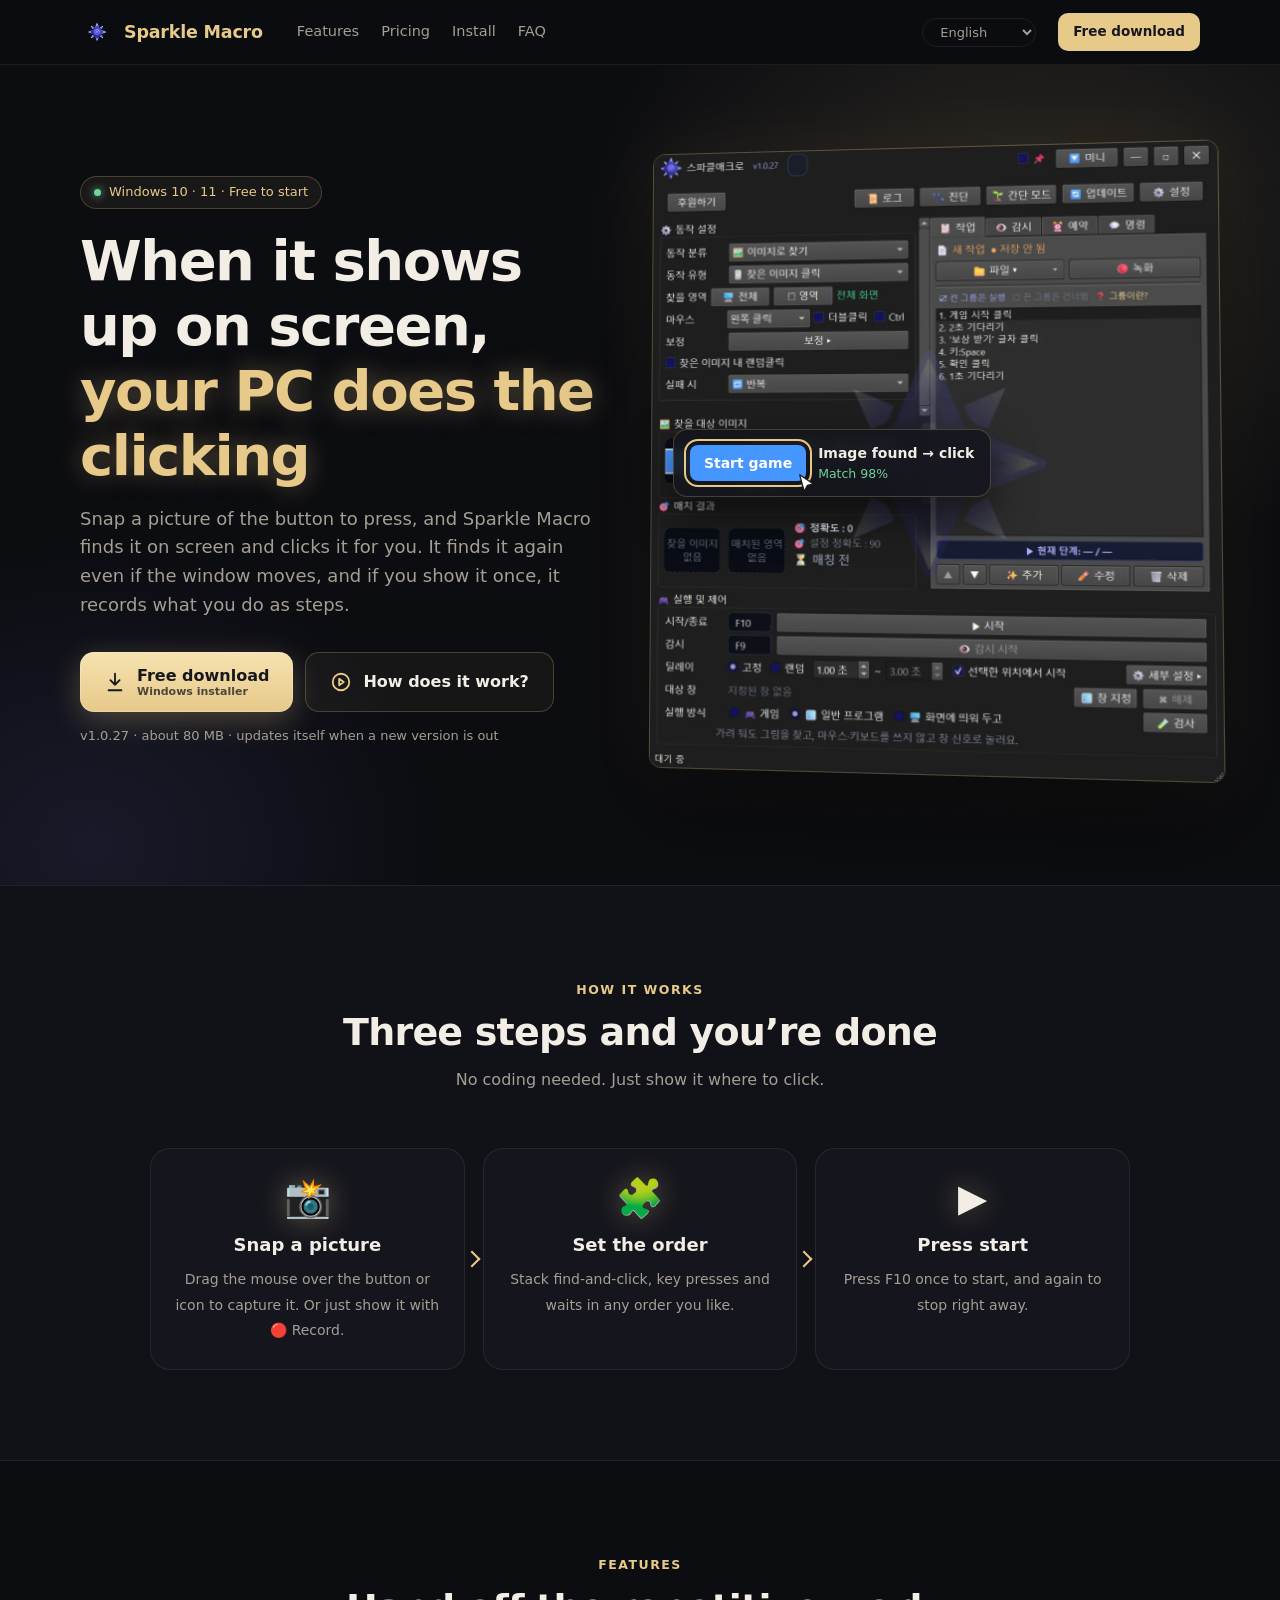
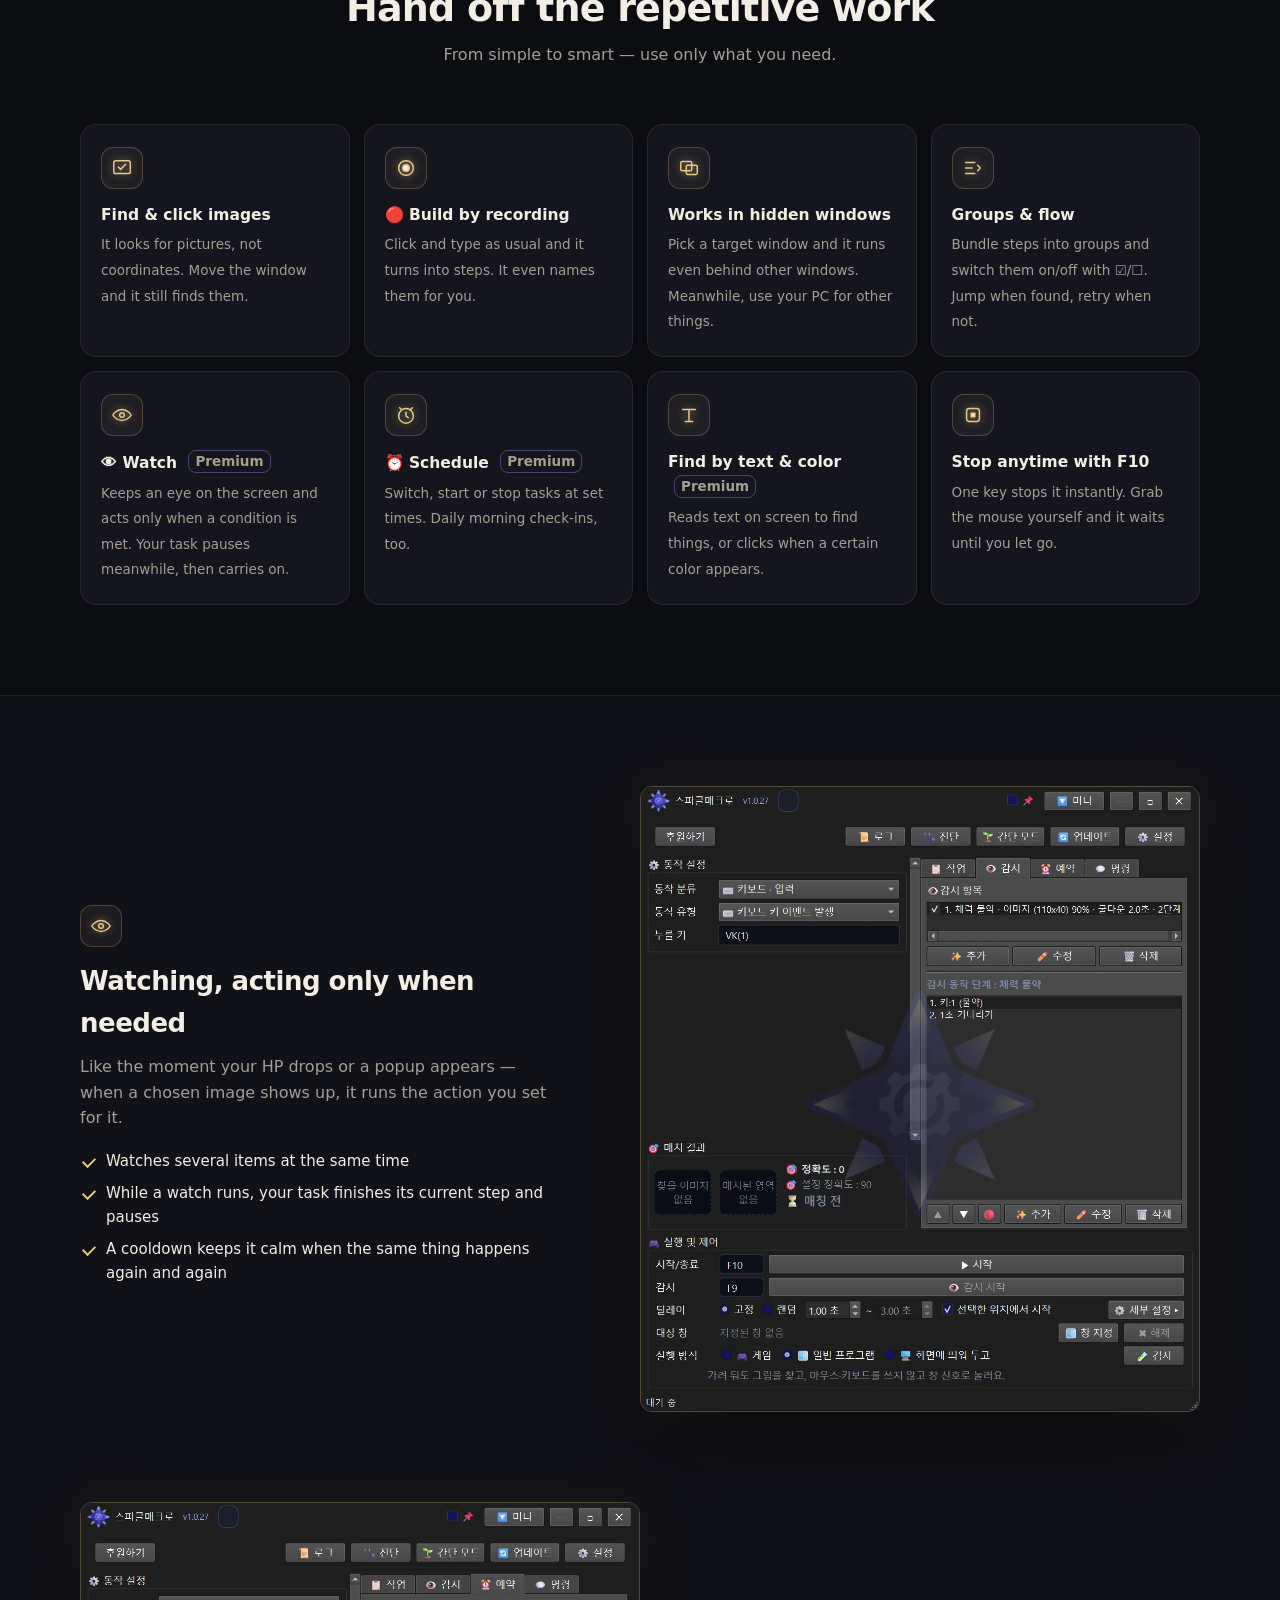
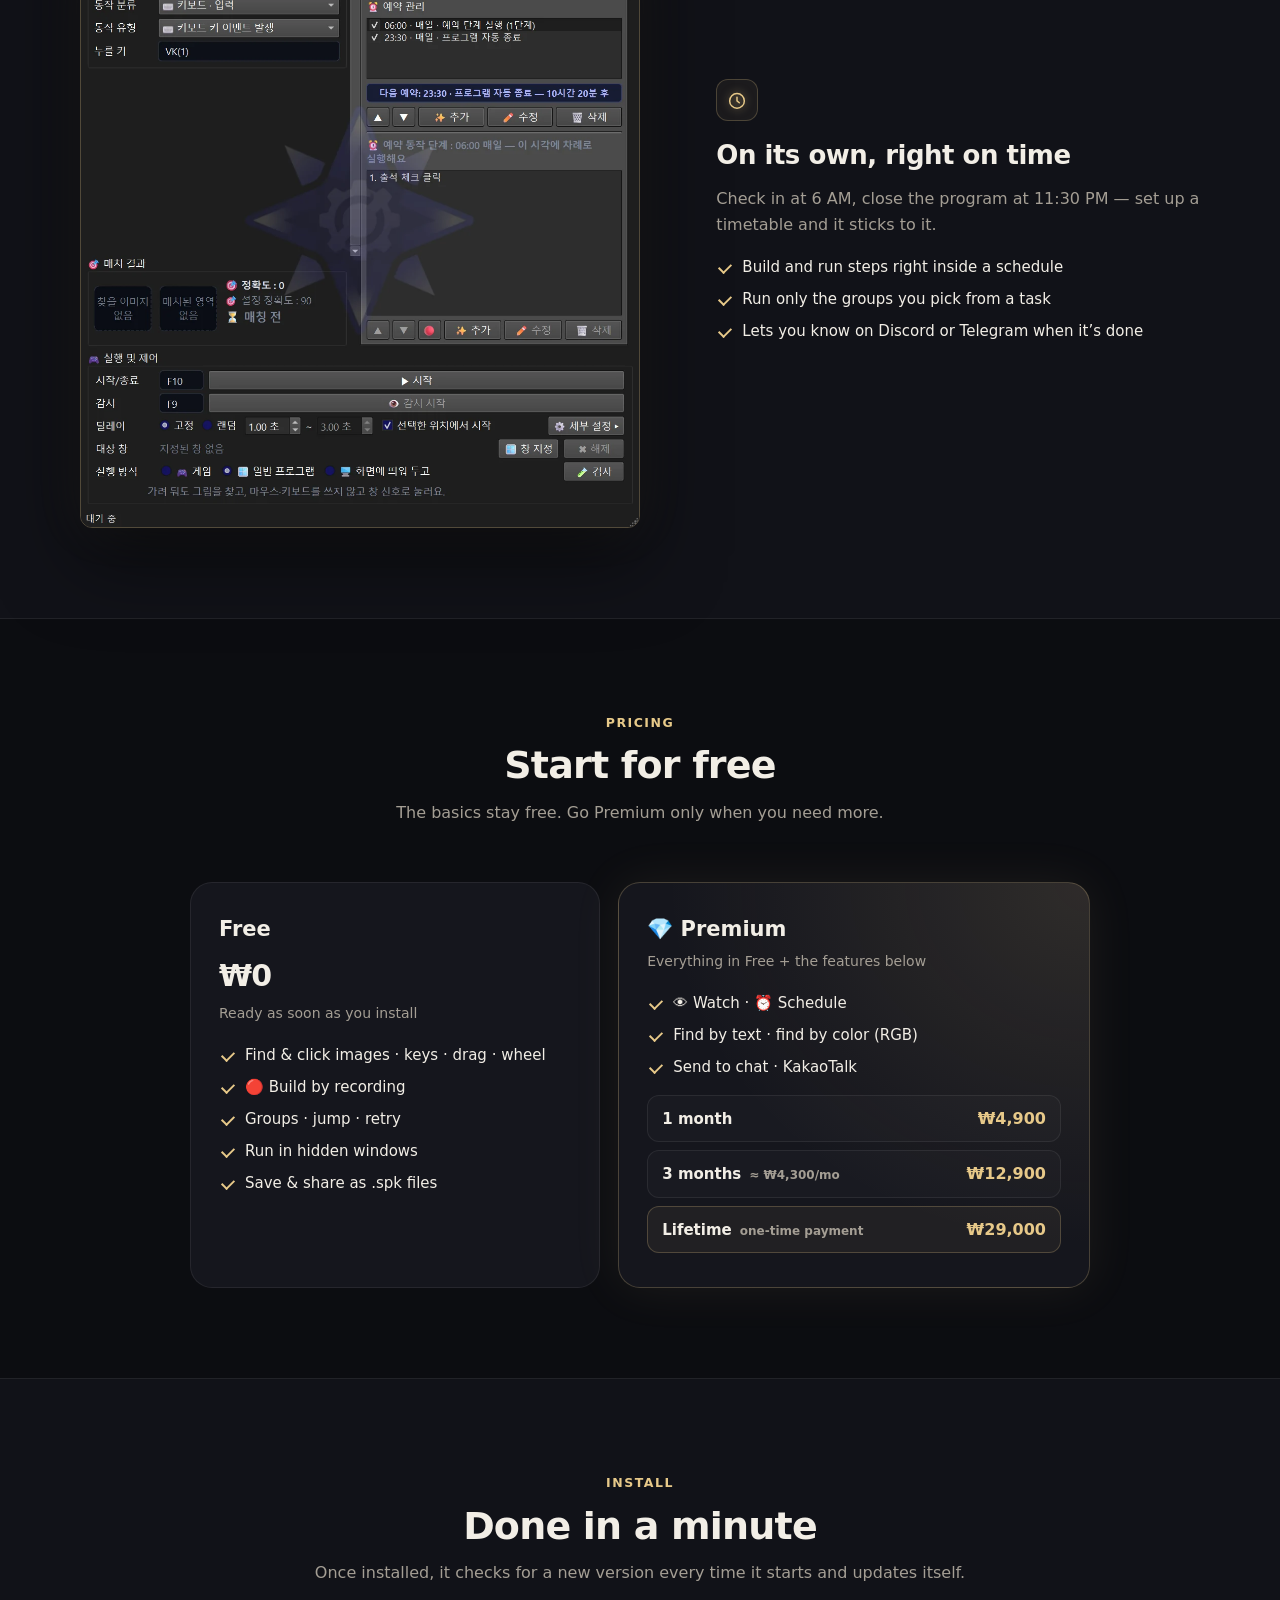
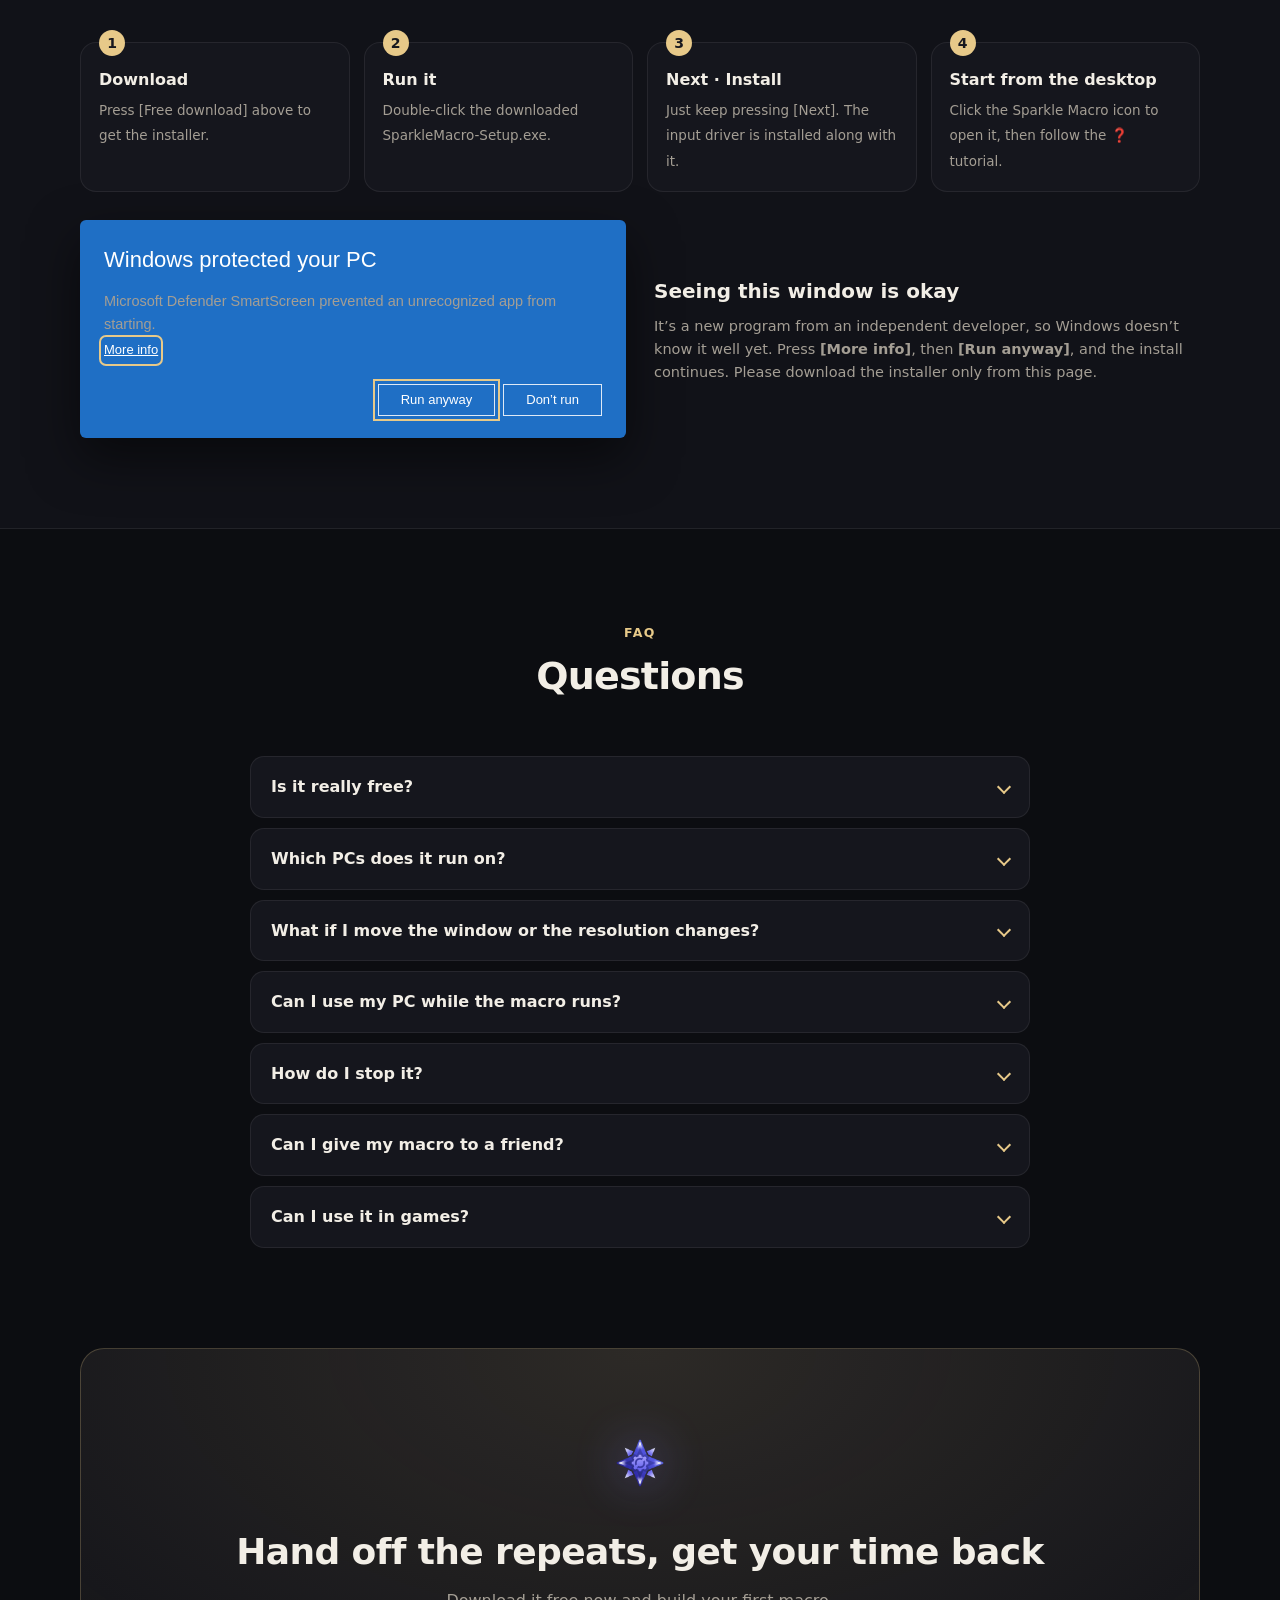
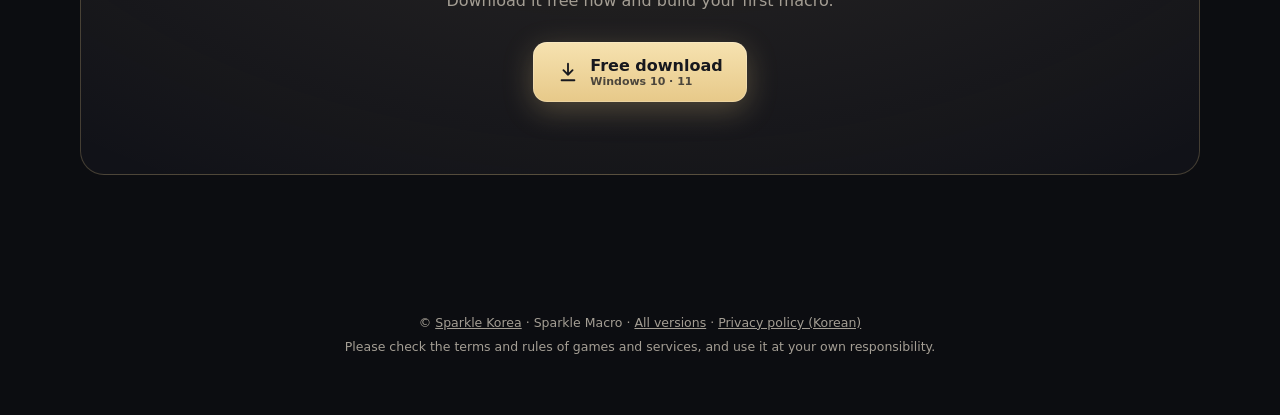
<file: index.html>
<!doctype html>
<html lang="ko">
<head>
<meta charset="utf-8">
<meta name="viewport" content="width=device-width,initial-scale=1">
<meta name="color-scheme" content="dark">
<meta name="darkreader-lock">
<title>스파클 매크로 — 그림을 찾아 대신 눌러 주는 자동 클릭</title>
<meta name="description" content="화면에 그림이 보이면 컴퓨터가 대신 눌러 줘요. 녹화로 쉽게 만들고, 가려 둔 창에서도 돌아가는 윈도우 자동 클릭 프로그램. 무료로 시작.">
<link rel="canonical" href="https://macro.sparklekorea.com/">
<link rel="alternate" hreflang="ko" href="https://macro.sparklekorea.com/">
<link rel="alternate" hreflang="en" href="https://macro.sparklekorea.com/en/">
<link rel="alternate" hreflang="ja" href="https://macro.sparklekorea.com/ja/">
<link rel="alternate" hreflang="zh-Hans" href="https://macro.sparklekorea.com/zh/">
<link rel="alternate" hreflang="es" href="https://macro.sparklekorea.com/es/">
<link rel="alternate" hreflang="pt" href="https://macro.sparklekorea.com/pt/">
<link rel="alternate" hreflang="de" href="https://macro.sparklekorea.com/de/">
<link rel="alternate" hreflang="x-default" href="https://macro.sparklekorea.com/">
<meta property="og:locale" content="ko_KR">
<meta property="og:locale:alternate" content="en_US">
<meta property="og:locale:alternate" content="ja_JP">
<meta property="og:locale:alternate" content="zh_CN">
<meta property="og:locale:alternate" content="es_ES">
<meta property="og:locale:alternate" content="pt_BR">
<meta property="og:locale:alternate" content="de_DE">
<meta name="naver-site-verification" content="ea3603b24b669458bc153d7611747bbc3c1c218b" />
<meta name="naver-site-verification" content="3b2aebe2d9a48f1d659768ca3a1edcfee66cca50" />
<meta property="og:type" content="website">
<meta property="og:url" content="https://macro.sparklekorea.com/">
<meta property="og:title" content="스파클 매크로 — 그림을 찾아 대신 눌러 주는 자동 클릭">
<meta property="og:description" content="녹화로 쉽게 만들고, 가려 둔 창에서도 돌아가는 윈도우 자동 클릭 프로그램. 무료로 시작.">
<meta property="og:image" content="https://macro.sparklekorea.com/img/og.jpg">
<meta name="theme-color" content="#0d0e12">
<link rel="icon" href="icon.png">
<style>
:root{
  --bg:#0c0d11;--bg2:#111218;--card:#15161d;--line:rgba(231,201,137,.24);--line2:rgba(255,255,255,.07);
  --gold:#e7c989;--gold2:#f6e2b0;--text:#f2eee6;--muted:#a49e94;--green:#6fd39a;--violet:#8f86ff;
}
*{box-sizing:border-box}
html{scroll-behavior:smooth}
section,[id]{scroll-margin-top:76px}
#top{scroll-margin-top:0}
body{margin:0;background:var(--bg);color:var(--text);font-family:"Segoe UI",system-ui,"Malgun Gothic","Apple SD Gothic Neo",sans-serif;line-height:1.6;-webkit-font-smoothing:antialiased;overflow-x:hidden;word-break:keep-all}
a{color:var(--gold);text-decoration:none}
img{max-width:100%;height:auto;display:block}
.wrap{max-width:1160px;margin:0 auto;padding:0 20px}
.gold{color:var(--gold);text-shadow:0 0 26px rgba(231,201,137,.35)}

/* 위쪽 줄 */
nav{position:sticky;top:0;z-index:20;background:rgba(12,13,17,.8);backdrop-filter:blur(12px);-webkit-backdrop-filter:blur(12px);border-bottom:1px solid var(--line2)}
nav .wrap{display:flex;align-items:center;gap:22px;height:64px}
.logo{display:flex;align-items:center;gap:10px;font-weight:800;color:var(--gold);font-size:17.5px;letter-spacing:-.2px}
.logo img{width:34px;height:34px;border-radius:9px}
nav .links{display:flex;gap:22px;margin-left:12px}
nav .links a{color:var(--muted);font-size:14.5px}
nav .links a:hover{color:var(--text)}
nav .sp{flex:1}
.navdl{font-size:13.5px;font-weight:800;color:#17181e;background:var(--gold);border-radius:10px;padding:8px 15px}
.lang{font-size:13px;color:var(--muted);cursor:pointer;border:1px solid var(--line2);border-radius:20px;padding:5px 13px;background:transparent;font-family:inherit}
.lang:hover{color:var(--text)}
.lang option{background:var(--bg);color:var(--text)}

/* 버튼 */
.btn{display:inline-flex;align-items:center;gap:11px;padding:14px 24px;border-radius:14px;font-weight:800;font-size:16px;transition:transform .15s,box-shadow .15s,background .15s;white-space:nowrap}
.btn svg{width:22px;height:22px;flex:none}
.btn small{display:block;font-size:11px;font-weight:600;opacity:.75;line-height:1.1}
.btn .t{display:flex;flex-direction:column;align-items:flex-start;line-height:1.25}
.btn-gold{background:linear-gradient(180deg,var(--gold2),var(--gold));color:#17181e;box-shadow:0 8px 30px rgba(231,201,137,.28),inset 0 0 0 1px rgba(255,255,255,.2)}
.btn-gold:hover{transform:translateY(-1px);box-shadow:0 12px 38px rgba(231,201,137,.4)}
.btn-line{border:1px solid var(--line);color:var(--text);background:rgba(231,201,137,.05)}
.btn-line:hover{background:rgba(231,201,137,.1);transform:translateY(-1px)}
.btn-line svg{stroke:var(--gold)}

/* 첫 화면 */
.hero{position:relative;padding:76px 0 90px;overflow:hidden}
.hero:before{content:"";position:absolute;right:-200px;top:-180px;width:900px;height:700px;background:radial-gradient(closest-side,rgba(231,201,137,.14),transparent);pointer-events:none}
.hero:after{content:"";position:absolute;left:-260px;bottom:-260px;width:700px;height:600px;background:radial-gradient(closest-side,rgba(110,120,220,.12),transparent);pointer-events:none}
.hero .wrap{position:relative;z-index:1;display:grid;grid-template-columns:1fr 1.05fr;gap:48px;align-items:center}
.badge{display:inline-flex;align-items:center;gap:8px;font-size:13px;color:var(--gold);border:1px solid var(--line);border-radius:20px;padding:5px 13px;background:rgba(231,201,137,.06)}
.badge i{width:7px;height:7px;border-radius:50%;background:var(--green);box-shadow:0 0 8px var(--green)}
.hero h1{margin:20px 0 16px;font-size:clamp(34px,5.2vw,56px);line-height:1.16;letter-spacing:-1.5px;font-weight:800}
.hero .lead{margin:0;max-width:520px;color:var(--muted);font-size:clamp(15.5px,1.8vw,18px)}
.hero .btns{margin-top:32px;display:flex;flex-wrap:wrap;gap:12px}
.hero .note{margin-top:14px;font-size:13px;color:var(--muted)}
.stage{position:relative;padding:10px 0 30px}
.stage .pc{border-radius:12px;overflow:hidden;border:1px solid rgba(231,201,137,.32);box-shadow:0 34px 90px rgba(0,0,0,.6),0 0 70px rgba(231,201,137,.10);transform:perspective(1600px) rotateY(-8deg) rotateX(3deg);transform-origin:left center;max-width:560px;margin-left:auto}
/* 그림을 찾아 누르는 모습 */
.found{position:absolute;left:4%;top:44%;display:flex;align-items:center;gap:12px;padding:12px 16px;border-radius:14px;background:rgba(21,22,29,.92);border:1px solid var(--line);box-shadow:0 18px 40px rgba(0,0,0,.55);backdrop-filter:blur(6px)}
.found .tg{padding:7px 14px;border-radius:8px;background:#4696ff;color:#fff;font-weight:800;font-size:14px;position:relative;outline:2px solid var(--gold);outline-offset:4px;animation:pick 2.4s ease-in-out infinite}
.found b{display:block;font-size:14px}
.found span{display:block;font-size:12.5px;color:var(--green)}
.cursor{position:absolute;right:-12px;bottom:-14px;width:22px;height:22px;animation:tap 2.4s ease-in-out infinite}
@keyframes pick{0%,100%{outline-color:rgba(231,201,137,.2)}45%,60%{outline-color:var(--gold)}}
@keyframes tap{0%,100%{transform:translate(14px,14px)}45%{transform:translate(0,0)}55%{transform:translate(0,0) scale(.85)}65%{transform:translate(0,0)}}
@media (prefers-reduced-motion:reduce){.found .tg,.cursor{animation:none}}

/* 섹션 공통 */
section{padding:90px 0;position:relative}
.alt{background:var(--bg2);border-top:1px solid var(--line2);border-bottom:1px solid var(--line2)}
.sec-h{text-align:center;max-width:680px;margin:0 auto 56px}
.sec-h small{color:var(--gold);font-weight:800;letter-spacing:1.5px;font-size:12.5px}
.sec-h h2{margin:8px 0 10px;font-size:clamp(26px,3.6vw,38px);letter-spacing:-.8px;line-height:1.25}
.sec-h p{margin:0;color:var(--muted)}

/* 3단계 흐름 */
.flow{display:grid;grid-template-columns:repeat(3,1fr);gap:18px;max-width:980px;margin:0 auto}
.fl{position:relative;text-align:center;padding:30px 22px 26px;border:1px solid var(--line2);border-radius:20px;background:var(--card)}
.fl .em{font-size:38px;line-height:1;margin-bottom:14px;filter:drop-shadow(0 0 14px rgba(231,201,137,.35))}
.fl b{display:block;font-size:18px;margin-bottom:6px}
.fl span{font-size:14px;color:var(--muted)}
.fl:not(:last-child):after{content:"";position:absolute;right:-14px;top:50%;width:10px;height:10px;border-top:2px solid var(--gold);border-right:2px solid var(--gold);transform:translateY(-50%) rotate(45deg);z-index:2}

/* 기능 카드 */
.cards{display:grid;grid-template-columns:repeat(4,1fr);gap:14px}
.card{border:1px solid var(--line2);border-radius:16px;padding:22px 20px;background:var(--card);transition:transform .2s,border-color .2s}
.card:hover{transform:translateY(-3px);border-color:var(--line)}
.ico{width:42px;height:42px;border-radius:12px;border:1px solid var(--line);display:flex;align-items:center;justify-content:center;margin-bottom:14px;background:rgba(231,201,137,.05)}
.ico svg{width:22px;height:22px;stroke:var(--gold);fill:none;stroke-width:1.6;stroke-linecap:round;stroke-linejoin:round;filter:drop-shadow(0 0 4px rgba(231,201,137,.6))}
.card b{display:block;margin-bottom:4px;font-size:15.5px}
.card span{font-size:13.5px;color:var(--muted)}
.tag{display:inline-block;font-size:11px;font-weight:800;color:var(--violet);border:1px solid rgba(143,134,255,.4);border-radius:8px;padding:0 6px;margin-left:6px;vertical-align:2px}

/* 화면 소개 */
.pcrow{display:grid;grid-template-columns:1fr 1.2fr;gap:56px;align-items:center;margin-bottom:90px}
.pcrow:last-child{margin-bottom:0}
.pcrow.rev{grid-template-columns:1.2fr 1fr}
.pcrow.rev .txt{order:2}
.pcrow h3{margin:0 0 10px;font-size:26px;letter-spacing:-.5px}
.pcrow p{margin:0;color:var(--muted)}
.shot{border-radius:12px;overflow:hidden;border:1px solid rgba(231,201,137,.3);box-shadow:0 30px 80px rgba(0,0,0,.55),0 0 50px rgba(231,201,137,.08);max-width:560px}
.pcrow.rev .shot{margin-left:0}
.pcrow:not(.rev) .shot{margin-left:auto}
ul.chk{list-style:none;padding:0;margin:18px 0 0}
ul.chk li{position:relative;padding-left:26px;margin:8px 0;font-size:15px}
ul.chk li:before{content:"";position:absolute;left:3px;top:8px;width:10px;height:6px;border-left:2px solid var(--gold);border-bottom:2px solid var(--gold);transform:rotate(-45deg)}

/* 요금 */
.plans{display:grid;grid-template-columns:1fr 1.15fr;gap:18px;max-width:900px;margin:0 auto}
.plan{border:1px solid var(--line2);border-radius:22px;padding:30px 28px;background:var(--card)}
.plan.pro{border-color:var(--line);background:radial-gradient(90% 90% at 100% 0%,rgba(231,201,137,.12),transparent),var(--card);box-shadow:0 0 50px rgba(231,201,137,.08)}
.plan h3{margin:0 0 4px;font-size:21px}
.plan .pr{font-size:30px;font-weight:800;letter-spacing:-.8px;margin:6px 0 2px}
.plan .pr small{font-size:14px;color:var(--muted);font-weight:600;letter-spacing:0}
.plan .sub{color:var(--muted);font-size:14px}
.prices{display:grid;gap:8px;margin:16px 0 4px}
.prices div{display:flex;justify-content:space-between;align-items:baseline;padding:10px 14px;border:1px solid var(--line2);border-radius:12px;background:rgba(255,255,255,.02)}
.prices div b{font-size:15px}
.prices div span{font-weight:800;color:var(--gold)}
.prices div em{font-style:normal;font-size:12px;color:var(--muted);margin-left:8px}
.prices .best{border-color:var(--line);background:rgba(231,201,137,.06)}

/* 설치 */
.steps{display:grid;grid-template-columns:repeat(4,1fr);gap:14px;counter-reset:s}
.step{position:relative;border:1px solid var(--line2);border-radius:16px;padding:24px 18px 18px;background:var(--card)}
.step:before{counter-increment:s;content:counter(s);position:absolute;top:-13px;left:18px;width:26px;height:26px;border-radius:50%;background:var(--gold);color:#17181e;font-weight:800;font-size:14px;display:flex;align-items:center;justify-content:center}
.step b{display:block;margin-bottom:4px}
.step span{font-size:13.5px;color:var(--muted)}
.ss{margin-top:28px;display:grid;grid-template-columns:1fr 1fr;gap:28px;align-items:center}
.ssbox{border-radius:6px;background:#1f6fc5;color:#fff;padding:22px 24px;font-family:"Segoe UI","Malgun Gothic",sans-serif;box-shadow:0 20px 50px rgba(0,0,0,.5)}
.ssbox h4{margin:0 0 12px;font-size:22px;font-weight:400}
.ssbox p{margin:0 0 10px;font-size:13px}
.ssbox .more{display:inline-block;font-size:13px;text-decoration:underline;outline:2px solid var(--gold);outline-offset:3px;border-radius:2px}
.ssbox .bt{display:flex;justify-content:flex-end;gap:8px;margin-top:22px}
.ssbox .bt span{border:1px solid rgba(255,255,255,.85);padding:5px 22px;font-size:13px}
.ssbox .bt .run{outline:2px solid var(--gold);outline-offset:3px}
.ss h3{margin:0 0 8px;font-size:20px}
.ss p{margin:0;color:var(--muted);font-size:14.5px}

/* 질문 */
.faq{max-width:780px;margin:0 auto}
details{border:1px solid var(--line2);border-radius:14px;background:var(--card);margin-bottom:10px}
summary{cursor:pointer;list-style:none;padding:17px 20px;font-weight:700;display:flex;align-items:center;gap:12px}
summary::-webkit-details-marker{display:none}
summary:after{content:"";margin-left:auto;flex:none;width:8px;height:8px;border-right:2px solid var(--gold);border-bottom:2px solid var(--gold);transform:rotate(45deg);transition:transform .2s}
details[open] summary:after{transform:rotate(-135deg)}
details p{margin:0;padding:0 20px 17px;color:var(--muted);font-size:14.5px}

.final{text-align:center;padding:72px 22px;border:1px solid var(--line);border-radius:24px;background:radial-gradient(80% 120% at 50% 0%,rgba(231,201,137,.13),transparent),var(--bg2)}
.final img{width:84px;height:84px;margin:0 auto 18px;filter:drop-shadow(0 0 24px rgba(143,134,255,.45))}
.final h2{margin:0 0 8px;font-size:clamp(26px,3.6vw,36px);letter-spacing:-.6px}
.final p{margin:0 0 28px;color:var(--muted)}
.final .btns{display:flex;flex-wrap:wrap;justify-content:center;gap:12px}
footer{padding:44px 0 54px;text-align:center;font-size:12.5px;color:var(--muted)}
footer p{margin:4px 0}
footer a{color:var(--muted);text-decoration:underline}

/* 스크롤하면 살짝 떠오르기 */
.rv{opacity:0;transform:translateY(18px);transition:opacity .7s ease,transform .7s ease}
.rv.on{opacity:1;transform:none}
@media (prefers-reduced-motion:reduce){.rv{opacity:1;transform:none;transition:none}}

@media (max-width:980px){
  .hero .wrap{grid-template-columns:1fr}
  .stage{max-width:600px;margin:10px auto 0}
  .pcrow,.pcrow.rev,.ss,.plans{grid-template-columns:1fr}
  .pcrow.rev .txt{order:0}
  .pcrow{gap:26px;margin-bottom:64px}
  .shot,.pcrow:not(.rev) .shot{margin:0 auto}
  .cards,.steps{grid-template-columns:1fr 1fr}
  nav .links{display:none}
}
@media (max-width:640px){
  .flow{grid-template-columns:1fr}
  .fl:not(:last-child):after{right:50%;top:auto;bottom:-14px;transform:translateX(50%) rotate(135deg)}
}
@media (max-width:560px){
  .cards,.steps{grid-template-columns:1fr}
  .navdl{display:none}
  .hero{padding:44px 0 60px}
  .btn{width:100%;justify-content:center}
  .found{left:2%;top:38%;transform:scale(.85);transform-origin:left top}
}
</style>
</head>
<body id="top">

<nav><div class="wrap">
  <a class="logo" href="#top"><img src="icon.png" alt=""><span data-t="brand">스파클 매크로</span></a>
  <div class="links"><a href="#feat" data-t="nav1">기능</a><a href="#price" data-t="nav2">요금</a><a href="#install" data-t="nav3">설치</a><a href="#faq" data-t="nav4">자주 묻는 질문</a></div>
  <span class="sp"></span>
  <select id="lang" class="lang" aria-label="Language"></select>
  <a class="navdl dl" href="#" data-t="navdl">무료 다운로드</a>
</div></nav>

<header class="hero"><div class="wrap">
  <div>
    <span class="badge"><i></i><span data-t="badge">Windows 10 · 11 · 무료로 시작</span></span>
    <h1 data-t="h1">화면에 그림이 보이면,<br><span class="gold">클릭은 컴퓨터가</span> 해요</h1>
    <p class="lead" data-t="lead">누를 버튼을 그림으로 찍어 두면 스파클 매크로가 화면에서 찾아 대신 눌러 줘요. 창이 조금 움직여도 다시 찾아내고, 직접 해 보이면 그대로 녹화해 단계로 만들어 줘요.</p>
    <div class="btns">
      <a class="btn btn-gold dl" href="#">
        <svg viewBox="0 0 24 24" fill="none" stroke="currentColor" stroke-width="2" stroke-linecap="round" stroke-linejoin="round"><path d="M12 3v12M7 10l5 5 5-5M5 21h14"/></svg>
        <span class="t" data-t="dl1">무료 다운로드<small>Windows 설치 파일</small></span>
      </a>
      <a class="btn btn-line" href="#how">
        <svg viewBox="0 0 24 24" fill="none" stroke-width="2" stroke-linecap="round" stroke-linejoin="round"><circle cx="12" cy="12" r="9"/><path d="M10 8.5l5 3.5-5 3.5z"/></svg>
        <span data-t="how">어떻게 쓰나요?</span>
      </a>
    </div>
    <p class="note" data-t="note">v1.0.27 · 약 80MB · 새 버전은 프로그램이 알아서 업데이트해요</p>
  </div>
  <div class="stage">
    <div class="pc"><img src="img/main.webp" width="1100" height="1230" alt="스파클 매크로 작업 화면"></div>
    <div class="found">
      <div class="tg"><i data-t="fTg" style="font-style:normal">게임 시작</i>
        <svg class="cursor" viewBox="0 0 24 24"><path d="M4 2l15 10-6.5 1.5L9 20z" fill="#fff" stroke="#17181e" stroke-width="1.4" stroke-linejoin="round"/></svg>
      </div>
      <div><b data-t="fB">그림 찾음 → 클릭</b><span data-t="fS">유사도 98%</span></div>
    </div>
  </div>
</div></header>

<section id="how" class="alt"><div class="wrap">
  <div class="sec-h rv"><small>HOW IT WORKS</small><h2 data-t="howH">세 단계면 끝나요</h2><p data-t="howP">프로그래밍은 몰라도 돼요. 누를 곳을 보여 주기만 하면 돼요.</p></div>
  <div class="flow rv">
    <div class="fl"><div class="em">📸</div><b data-t="f1">그림으로 찍기</b><span data-t="f1d">누를 버튼·아이콘을 마우스로 드래그해서 찍어요. 또는 🔴 녹화로 직접 해 보여요.</span></div>
    <div class="fl"><div class="em">🧩</div><b data-t="f2">순서 정하기</b><span data-t="f2d">그림 찾아 누르기, 키 누르기, 기다리기를 원하는 순서로 쌓아요.</span></div>
    <div class="fl"><div class="em">▶️</div><b data-t="f3">시작 누르기</b><span data-t="f3d">F10 한 번이면 시작, 다시 누르면 바로 멈춰요.</span></div>
  </div>
</div></section>

<section id="feat"><div class="wrap">
  <div class="sec-h rv"><small>FEATURES</small><h2 data-t="featH">반복 작업을 맡겨 두세요</h2><p data-t="featP">쉬운 것부터 똑똑한 것까지, 필요한 만큼만 꺼내 쓰세요.</p></div>
  <div class="cards rv">
    <div class="card"><div class="ico"><svg viewBox="0 0 24 24"><rect x="3" y="4" width="18" height="14" rx="2"/><path d="M8 11l2.5 2.5L16 8"/></svg></div><b data-t="c1">그림 찾아 누르기</b><span data-t="c1d">좌표가 아니라 그림으로 찾아요. 창을 옮겨도 다시 찾아내요.</span></div>
    <div class="card"><div class="ico"><svg viewBox="0 0 24 24"><circle cx="12" cy="12" r="8"/><circle cx="12" cy="12" r="3.5" fill="currentColor"/></svg></div><b data-t="c2">🔴 녹화로 만들기</b><span data-t="c2d">직접 클릭·키 입력을 해 보이면 그대로 단계가 돼요. 이름도 알아서 지어요.</span></div>
    <div class="card"><div class="ico"><svg viewBox="0 0 24 24"><rect x="3" y="5" width="12" height="10" rx="1.5"/><rect x="9" y="9" width="12" height="10" rx="1.5"/></svg></div><b data-t="c3">가려 둔 창에서도</b><span data-t="c3d">대상 창을 정하면 다른 창 뒤에 숨겨 둔 채로 돌려요. 그동안 PC는 다른 일에.</span></div>
    <div class="card"><div class="ico"><svg viewBox="0 0 24 24"><path d="M4 6h10M4 12h7M4 18h10"/><path d="M17 9l3 3-3 3"/></svg></div><b data-t="c4">그룹·흐름 정리</b><span data-t="c4d">단계를 그룹으로 묶고 ☑/☐ 로 켜고 꺼요. 찾으면 이동, 못 찾으면 다시 하기도.</span></div>
    <div class="card"><div class="ico"><svg viewBox="0 0 24 24"><path d="M2 12s3.5-6 10-6 10 6 10 6-3.5 6-10 6S2 12 2 12z"/><circle cx="12" cy="12" r="2.5"/></svg></div><b data-t="c5">👁 감시 <span class="tag">프리미엄</span></b><span data-t="c5d">화면을 지켜보다 조건이 맞을 때만 실행해요. 그동안 작업은 잠시 멈췄다 이어서.</span></div>
    <div class="card"><div class="ico"><svg viewBox="0 0 24 24"><circle cx="12" cy="13" r="8"/><path d="M12 9v4l2.5 2M5 4l2 2M19 4l-2 2"/></svg></div><b data-t="c6">⏰ 예약 <span class="tag">프리미엄</span></b><span data-t="c6d">정한 시각에 작업을 바꾸거나 시작·종료해요. 매일 아침 출석 체크도.</span></div>
    <div class="card"><div class="ico"><svg viewBox="0 0 24 24"><path d="M5 6h14M12 6v13M8 19h8"/></svg></div><b data-t="c7">문자·색으로 찾기 <span class="tag">프리미엄</span></b><span data-t="c7d">화면 속 글자를 읽어 찾거나, 특정 색이 보일 때 눌러요.</span></div>
    <div class="card"><div class="ico"><svg viewBox="0 0 24 24"><rect x="5" y="5" width="14" height="14" rx="3"/><path d="M10 10h4v4h-4z" fill="currentColor"/></svg></div><b data-t="c8">언제든 F10 정지</b><span data-t="c8d">키 하나로 즉시 멈춰요. 마우스를 직접 잡으면 손을 뗄 때까지 기다려요.</span></div>
  </div>
</div></section>

<section class="alt"><div class="wrap">
  <div class="pcrow rv">
    <div class="txt">
      <div class="ico"><svg viewBox="0 0 24 24"><path d="M2 12s3.5-6 10-6 10 6 10 6-3.5 6-10 6S2 12 2 12z"/><circle cx="12" cy="12" r="2.5"/></svg></div>
      <h3 data-t="w1h">지켜보다가, 필요할 때만</h3>
      <p data-t="w1p">체력이 낮아지거나 알림 창이 뜨는 순간처럼, 정해 둔 그림이 보이면 그때만 따로 정한 동작을 해요.</p>
      <ul class="chk">
        <li data-t="w1a">여러 감시 항목을 동시에 지켜봐요</li>
        <li data-t="w1b">감시가 도는 동안 작업은 하던 단계를 마치고 잠시 멈춰요</li>
        <li data-t="w1c">같은 상황이 연달아 와도 쉬는 시간(쿨다운)으로 조절해요</li>
      </ul>
    </div>
    <div class="shot"><img src="img/watch.webp" width="1100" height="1230" alt="감시 화면" loading="lazy"></div>
  </div>
  <div class="pcrow rev rv">
    <div class="txt">
      <div class="ico"><svg viewBox="0 0 24 24"><circle cx="12" cy="13" r="8"/><path d="M12 9v4l2.5 2"/></svg></div>
      <h3 data-t="w2h">정한 시각에 알아서</h3>
      <p data-t="w2p">아침 6시엔 출석 체크, 밤 11시 30분엔 프로그램 종료처럼 시간표를 짜 두면 그대로 해요.</p>
      <ul class="chk">
        <li data-t="w2a">예약 안에 단계를 바로 만들어 실행해요</li>
        <li data-t="w2b">작업 중 원하는 그룹만 골라 실행할 수 있어요</li>
        <li data-t="w2c">끝나면 디스코드·텔레그램으로 알려 줘요</li>
      </ul>
    </div>
    <div class="shot"><img src="img/schedule.webp" width="1100" height="1230" alt="예약 화면" loading="lazy"></div>
  </div>
</div></section>

<section id="price"><div class="wrap">
  <div class="sec-h rv"><small>PRICING</small><h2 data-t="priceH">무료로 시작하세요</h2><p data-t="priceP">기본 기능은 계속 무료예요. 더 필요할 때만 프리미엄으로.</p></div>
  <div class="plans rv">
    <div class="plan">
      <h3 data-t="pFree">무료</h3>
      <div class="pr" data-t="pFreePr">0원</div>
      <div class="sub" data-t="pFreeSub">설치하면 바로</div>
      <ul class="chk">
        <li data-t="pf1">그림 찾아 누르기 · 키 · 드래그 · 휠</li>
        <li data-t="pf2">🔴 녹화로 만들기</li>
        <li data-t="pf3">그룹 · 이동 · 다시 하기</li>
        <li data-t="pf4">가려 둔 창에서 돌리기</li>
        <li data-t="pf5">.spk 파일로 저장 · 공유</li>
      </ul>
    </div>
    <div class="plan pro">
      <h3 data-t="pPro">💎 프리미엄</h3>
      <div class="sub" data-t="pProSub">무료 기능 전부 + 아래 기능</div>
      <ul class="chk">
        <li data-t="pp1">👁 감시 · ⏰ 예약</li>
        <li data-t="pp2">문자로 찾기 · 색(RGB)으로 찾기</li>
        <li data-t="pp3">채팅 · 카카오톡 보내기</li>
      </ul>
      <div class="prices">
        <div><b data-t="pm1">1개월</b><span data-t="pm1p">4,900원</span></div>
        <div><b data-t="pm3">3개월<em>월 4,300원꼴</em></b><span data-t="pm3p">12,900원</span></div>
        <div class="best"><b data-t="pLife">평생<em>한 번 결제</em></b><span data-t="pLifep">29,000원</span></div>
      </div>
    </div>
  </div>
</div></section>

<section id="install" class="alt"><div class="wrap">
  <div class="sec-h rv"><small>INSTALL</small><h2 data-t="instH">1분이면 끝나요</h2><p data-t="instP">설치 후에는 켤 때마다 새 버전을 확인하고 알아서 업데이트해요.</p></div>
  <div class="steps rv">
    <div class="step"><b data-t="s1">내려받기</b><span data-t="s1d">위의 [무료 다운로드] 를 눌러 설치 파일을 받아요.</span></div>
    <div class="step"><b data-t="s2">실행하기</b><span data-t="s2d">받은 SparkleMacro-Setup.exe 를 더블클릭해요.</span></div>
    <div class="step"><b data-t="s3">다음 · 설치</b><span data-t="s3d">안내대로 [다음] 만 누르면 돼요. 입력 드라이버도 함께 설치돼요.</span></div>
    <div class="step"><b data-t="s4">바탕화면에서 시작</b><span data-t="s4d">스파클 매크로 아이콘을 눌러 켜고, ❓ 튜토리얼을 따라 해 보세요.</span></div>
  </div>
  <div class="ss rv">
    <div class="ssbox" aria-hidden="true">
      <h4 data-t="ssH4">Windows의 PC 보호</h4>
      <p data-t="ssP">Microsoft Defender SmartScreen에서 인식할 수 없는 앱의 시작을 차단했습니다.</p>
      <span class="more" data-t="ssMore">추가 정보</span>
      <div class="bt"><span class="run" data-t="ssRun">실행</span><span data-t="ssNo">실행 안 함</span></div>
    </div>
    <div>
      <h3 data-t="ssH">이 창이 나와도 괜찮아요</h3>
      <p data-t="ssBody">새로 나온 개인 개발 프로그램이라 Windows가 아직 잘 몰라서 띄우는 창이에요. <b>[추가 정보]</b> 를 누른 뒤 <b>[실행]</b> 을 누르면 설치가 이어져요. 설치 파일은 꼭 이 페이지에서만 받아 주세요.</p>
    </div>
  </div>
</div></section>

<section id="faq"><div class="wrap">
  <div class="sec-h rv"><small>FAQ</small><h2 data-t="faqH">궁금한 점</h2></div>
  <div class="faq rv">
    <details><summary data-t="q1">정말 무료인가요?</summary><p data-t="a1">네. 그림 찾아 누르기, 녹화, 그룹, 가려 둔 창에서 돌리기 같은 기본 기능은 기간 제한 없이 무료예요. 감시·예약·문자/색 찾기·메시지 보내기가 필요할 때만 프리미엄을 쓰면 돼요.</p></details>
    <details><summary data-t="q2">어떤 PC에서 되나요?</summary><p data-t="a2">Windows 10 · 11 (64비트) 에서 돼요. 맥과 휴대폰은 지원하지 않아요.</p></details>
    <details><summary data-t="q3">창을 옮기거나 해상도가 달라도 되나요?</summary><p data-t="a3">좌표가 아니라 그림으로 찾기 때문에 창 위치가 바뀌어도 다시 찾아내요. 화면 배율이나 해상도가 크게 바뀌면 그림을 한 번 다시 찍어 주세요.</p></details>
    <details><summary data-t="q4">매크로가 도는 동안 컴퓨터를 써도 되나요?</summary><p data-t="a4">대상 창을 지정하고 실행 방식을 고르면 그 창을 가려 둔 채로 돌릴 수 있어요. 실제 마우스를 쓰는 방식이라도 사용자가 마우스·키보드를 잡으면 손을 뗄 때까지 기다렸다가 이어서 해요.</p></details>
    <details><summary data-t="q5">멈추고 싶을 땐요?</summary><p data-t="a5">F10 을 누르면 바로 멈춰요. 단축키는 설정에서 바꿀 수 있어요.</p></details>
    <details><summary data-t="q6">만든 매크로를 친구에게 줄 수 있나요?</summary><p data-t="a6">[📁 파일 ▾] → 저장하면 단계와 그림이 .spk 파일 하나에 담겨요. 그 파일을 보내 주면 그대로 불러와 쓸 수 있어요.</p></details>
    <details><summary data-t="q7">게임에 써도 되나요?</summary><p data-t="a7">게임이나 서비스마다 자동 입력 프로그램을 금지하는 약관이 있을 수 있어요. 쓰려는 곳의 약관과 규정을 먼저 확인하고, 본인 책임 아래 사용해 주세요.</p></details>
  </div>
</div></section>

<section style="padding-top:0"><div class="wrap">
  <div class="final rv">
    <img src="icon.png" alt="">
    <h2 data-t="finH">반복은 맡기고, 시간은 돌려받으세요</h2>
    <p data-t="finP">지금 무료로 받아서 첫 매크로를 만들어 보세요.</p>
    <div class="btns">
      <a class="btn btn-gold dl" href="#">
        <svg viewBox="0 0 24 24" fill="none" stroke="currentColor" stroke-width="2" stroke-linecap="round" stroke-linejoin="round"><path d="M12 3v12M7 10l5 5 5-5M5 21h14"/></svg>
        <span class="t" data-t="dl2">무료 다운로드<small>Windows 10 · 11</small></span>
      </a>
    </div>
  </div>
</div></section>

<footer><div class="wrap">
  <p>© <a href="https://sparklekorea.com/">Sparkle Korea</a> · <span data-t="brand">스파클 매크로</span> · <a href="https://github.com/sparklekorea/macro-pc/releases" data-t="ftAll">모든 버전</a> · <a href="privacy.html" data-t="ftPriv">개인정보처리방침</a></p>
  <p data-t="ftNote">게임·서비스의 약관과 규정을 확인한 뒤 본인 책임 아래 사용해 주세요.</p>
</div></footer>

<script>
// 다운로드: 언제나 최신 설치 파일
var DL = 'https://github.com/sparklekorea/macro-pc/releases/latest/download/SparkleMacro-Setup.exe';
document.querySelectorAll('.dl').forEach(function (a) { a.href = DL; });
// 스크롤하면 살짝 떠오르기
var io = 'IntersectionObserver' in window ? new IntersectionObserver(function (es) {
  es.forEach(function (e) { if (e.isIntersecting) { e.target.classList.add('on'); io.unobserve(e.target); } });
}, { threshold: .12 }) : null;
document.querySelectorAll('.rv').forEach(function (el) { io ? io.observe(el) : el.classList.add('on'); });

// ===== 스파클코리아 공통 언어 처리 (sparklekorea.com · calendar · macro · dmx 모두 같은 코드) =====
// 고른 언어를 sparklekorea.com 전체가 함께 기억합니다 (쿠키 domain=.sparklekorea.com).
// 다른 스파클코리아 사이트로 가는 링크에는 ?lang= 을 붙여서, 사이트를 옮겨도 언어가 그대로입니다.
// 처음 오면 브라우저 언어 → 지원 안 하는 언어면 영어.
var SK_LANGS = [['ko', '한국어'], ['en', 'English'], ['ja', '日本語'], ['zh', '中文'], ['es', 'Español'], ['pt', 'Português'], ['de', 'Deutsch']];
function skOk(x) { return SK_LANGS.some(function (l) { return l[0] === x; }); }
function skDetect() {
  var q = null;
  try { q = new URLSearchParams(location.search).get('lang'); } catch (e) {}
  if (skOk(q)) return q;
  var pl = document.documentElement.getAttribute('data-sk-page');
  if (skOk(pl)) return pl;
  var m = document.cookie.match(/(?:^|; )sk_lang=([a-z]{2})/);
  if (m && skOk(m[1])) return m[1];
  try { var s = localStorage.getItem('lang'); if (skOk(s)) return s; } catch (e) {}
  var n = String(navigator.language || 'en').slice(0, 2).toLowerCase();
  return skOk(n) ? n : 'en';
}
function skSave(l) {
  var dom = /(^|\.)sparklekorea\.com$/.test(location.hostname) ? '; domain=.sparklekorea.com' : '';
  document.cookie = 'sk_lang=' + l + dom + '; path=/; max-age=31536000; SameSite=Lax';
  try { localStorage.setItem('lang', l); } catch (e) {}
}
// 스파클코리아 사이트끼리 가는 링크에 지금 언어를 붙임 (?lang=xx)
function skLinks(l) {
  document.querySelectorAll('a[href]').forEach(function (a) {
    try {
      var u = new URL(a.getAttribute('href'), location.href);
      if (!/(^|\.)sparklekorea\.com$/.test(u.hostname) || u.hostname === location.hostname) return;
      var p = u.pathname, lp = (p.length === 4 && p.charAt(0) === '/' && p.charAt(3) === '/') ? p.slice(1, 3) : null; if (p === '/' || (lp && skOk(lp))) { u.pathname = l === 'ko' ? '/' : '/' + l + '/'; u.searchParams.delete('lang'); if (l === 'ko') u.searchParams.set('lang', 'ko'); } /* sk-lang-path */ else u.searchParams.set('lang', l);
      a.href = u.toString();
    } catch (e) {}
  });
}
// <select id="lang" class="lang"> 를 7개 언어로 채우고, 바꾸면 onChange(언어) 를 부름
function skPicker(sel, cur, onChange) {
  sel.innerHTML = SK_LANGS.map(function (l) { return '<option value="' + l[0] + '"' + (l[0] === cur ? ' selected' : '') + '>' + l[1] + '</option>'; }).join('');
  sel.onchange = function () { skSave(sel.value); var pg = document.documentElement.getAttribute('data-sk-page'); if (pg) { try { history.replaceState(null, '', sel.value === 'ko' ? '../' : '../' + sel.value + '/'); document.documentElement.setAttribute('data-sk-page', sel.value === 'ko' ? '' : sel.value); } catch (e) {} } /* sk-lang-url */ onChange(sel.value); };
}
// ===== 공통 언어 처리 끝 =====

// ===== 언어 =====
// 한국어는 지금 화면 글자를 그대로 모아 둠
var KO = {};
document.querySelectorAll('[data-t]').forEach(function (el) { KO[el.getAttribute('data-t')] = el.innerHTML; });
var TITLE = {
  ko: document.title,
  en: 'Sparkle Macro — auto clicker that finds and clicks images',
  ja: 'Sparkle Macro — 画像を見つけて代わりにクリックする自動クリック',
  zh: 'Sparkle Macro — 找到图片替你点击的自动点击器',
  es: 'Sparkle Macro — autoclicker que encuentra imágenes y hace clic',
  pt: 'Sparkle Macro — autoclicker que encontra imagens e clica por você',
  de: 'Sparkle Macro — Autoklicker, der Bilder findet und klickt'
};
// 모든 외국어에 같은 값 (브랜드·가격)
var COMMON = { brand: 'Sparkle Macro', pFreePr: '₩0', pm1p: '₩4,900', pm3p: '₩12,900', pLifep: '₩29,000' };
var T = {
  en: {
    nav1: 'Features', nav2: 'Pricing', nav3: 'Install', nav4: 'FAQ', navdl: 'Free download',
    badge: 'Windows 10 · 11 · Free to start',
    h1: 'When it shows up on screen,<br><span class="gold">your PC does the clicking</span>',
    lead: 'Snap a picture of the button to press, and Sparkle Macro finds it on screen and clicks it for you. It finds it again even if the window moves, and if you show it once, it records what you do as steps.',
    dl1: 'Free download<small>Windows installer</small>', how: 'How does it work?',
    note: 'v1.0.27 · about 80 MB · updates itself when a new version is out',
    fTg: 'Start game', fB: 'Image found → click', fS: 'Match 98%',
    howH: 'Three steps and you’re done', howP: 'No coding needed. Just show it where to click.',
    f1: 'Snap a picture', f1d: 'Drag the mouse over the button or icon to capture it. Or just show it with 🔴 Record.',
    f2: 'Set the order', f2d: 'Stack find-and-click, key presses and waits in any order you like.',
    f3: 'Press start', f3d: 'Press F10 once to start, and again to stop right away.',
    featH: 'Hand off the repetitive work', featP: 'From simple to smart — use only what you need.',
    c1: 'Find &amp; click images', c1d: 'It looks for pictures, not coordinates. Move the window and it still finds them.',
    c2: '🔴 Build by recording', c2d: 'Click and type as usual and it turns into steps. It even names them for you.',
    c3: 'Works in hidden windows', c3d: 'Pick a target window and it runs even behind other windows. Meanwhile, use your PC for other things.',
    c4: 'Groups &amp; flow', c4d: 'Bundle steps into groups and switch them on/off with ☑/☐. Jump when found, retry when not.',
    c5: '👁 Watch <span class="tag">Premium</span>', c5d: 'Keeps an eye on the screen and acts only when a condition is met. Your task pauses meanwhile, then carries on.',
    c6: '⏰ Schedule <span class="tag">Premium</span>', c6d: 'Switch, start or stop tasks at set times. Daily morning check-ins, too.',
    c7: 'Find by text &amp; color <span class="tag">Premium</span>', c7d: 'Reads text on screen to find things, or clicks when a certain color appears.',
    c8: 'Stop anytime with F10', c8d: 'One key stops it instantly. Grab the mouse yourself and it waits until you let go.',
    w1h: 'Watching, acting only when needed', w1p: 'Like the moment your HP drops or a popup appears — when a chosen image shows up, it runs the action you set for it.',
    w1a: 'Watches several items at the same time', w1b: 'While a watch runs, your task finishes its current step and pauses', w1c: 'A cooldown keeps it calm when the same thing happens again and again',
    w2h: 'On its own, right on time', w2p: 'Check in at 6 AM, close the program at 11:30 PM — set up a timetable and it sticks to it.',
    w2a: 'Build and run steps right inside a schedule', w2b: 'Run only the groups you pick from a task', w2c: 'Lets you know on Discord or Telegram when it’s done',
    priceH: 'Start for free', priceP: 'The basics stay free. Go Premium only when you need more.',
    pFree: 'Free', pFreeSub: 'Ready as soon as you install',
    pf1: 'Find &amp; click images · keys · drag · wheel', pf2: '🔴 Build by recording', pf3: 'Groups · jump · retry', pf4: 'Run in hidden windows', pf5: 'Save &amp; share as .spk files',
    pPro: '💎 Premium', pProSub: 'Everything in Free + the features below',
    pp1: '👁 Watch · ⏰ Schedule', pp2: 'Find by text · find by color (RGB)', pp3: 'Send to chat · KakaoTalk',
    pm1: '1 month', pm3: '3 months<em>≈ ₩4,300/mo</em>', pLife: 'Lifetime<em>one-time payment</em>',
    instH: 'Done in a minute', instP: 'Once installed, it checks for a new version every time it starts and updates itself.',
    s1: 'Download', s1d: 'Press [Free download] above to get the installer.',
    s2: 'Run it', s2d: 'Double-click the downloaded SparkleMacro-Setup.exe.',
    s3: 'Next · Install', s3d: 'Just keep pressing [Next]. The input driver is installed along with it.',
    s4: 'Start from the desktop', s4d: 'Click the Sparkle Macro icon to open it, then follow the ❓ tutorial.',
    ssH4: 'Windows protected your PC', ssP: 'Microsoft Defender SmartScreen prevented an unrecognized app from starting.', ssMore: 'More info', ssRun: 'Run anyway', ssNo: 'Don’t run',
    ssH: 'Seeing this window is okay',
    ssBody: 'It’s a new program from an independent developer, so Windows doesn’t know it well yet. Press <b>[More info]</b>, then <b>[Run anyway]</b>, and the install continues. Please download the installer only from this page.',
    faqH: 'Questions',
    q1: 'Is it really free?', a1: 'Yes. Basic features like find &amp; click images, recording, groups and running in hidden windows are free with no time limit. You only need Premium for watch, schedule, text/color search and sending messages.',
    q2: 'Which PCs does it run on?', a2: 'Windows 10 · 11 (64-bit). Mac and phones are not supported.',
    q3: 'What if I move the window or the resolution changes?', a3: 'It finds things by picture, not coordinates, so it finds them again even when the window moves. If the display scale or resolution changes a lot, just capture the pictures again.',
    q4: 'Can I use my PC while the macro runs?', a4: 'Set a target window and pick a run mode, and it can run with that window hidden. Even in real-mouse mode, if you grab the mouse or keyboard, it waits until you let go and then carries on.',
    q5: 'How do I stop it?', a5: 'Press F10 and it stops right away. You can change the shortcut in Settings.',
    q6: 'Can I give my macro to a friend?', a6: 'Save it via [📁 File ▾] and the steps and pictures go into a single .spk file. Send that file and they can load and use it as is.',
    q7: 'Can I use it in games?', a7: 'Some games and services have terms that ban automated input programs. Check the terms and rules of wherever you plan to use it first, and use it at your own responsibility.',
    finH: 'Hand off the repeats, get your time back', finP: 'Download it free now and build your first macro.',
    dl2: 'Free download<small>Windows 10 · 11</small>',
    ftAll: 'All versions', ftPriv: 'Privacy policy (Korean)', ftNote: 'Please check the terms and rules of games and services, and use it at your own responsibility.'
  },
  ja: {
    nav1: '機能', nav2: '料金', nav3: 'インストール', nav4: 'よくある質問', navdl: '無料ダウンロード',
    badge: 'Windows 10 · 11 · 無料で始められる',
    h1: '画面に画像が見えたら、<br><span class="gold">クリックはPCにおまかせ</span>',
    lead: '押したいボタンを画像で撮っておくと、Sparkle Macro が画面から見つけて代わりに押してくれます。ウィンドウが少し動いても見つけ直し、一度やって見せればそのまま録画してステップにしてくれます。',
    dl1: '無料ダウンロード<small>Windows インストーラー</small>', how: '使い方は？',
    note: 'v1.0.27 · 約80MB · 新しいバージョンは自動でアップデート',
    fTg: 'ゲーム開始', fB: '画像を発見 → クリック', fS: '一致度 98%',
    howH: '3ステップで完了', howP: 'プログラミングの知識は不要。押す場所を見せるだけです。',
    f1: '画像で撮る', f1d: '押したいボタンやアイコンをマウスでドラッグして撮影。または 🔴 録画で実際にやって見せます。',
    f2: '順番を決める', f2d: '画像を探して押す、キーを押す、待つを好きな順に積み重ねます。',
    f3: 'スタートを押す', f3d: 'F10 を1回押せばスタート、もう一度押せばすぐ停止。',
    featH: '繰り返し作業はおまかせ', featP: 'かんたんなものから賢いものまで、必要な分だけどうぞ。',
    c1: '画像を探してクリック', c1d: '座標ではなく画像で探します。ウィンドウを動かしても見つけ直します。',
    c2: '🔴 録画で作成', c2d: 'クリックやキー入力をやって見せれば、そのままステップに。名前も自動で付けます。',
    c3: '隠したウィンドウでも', c3d: '対象ウィンドウを決めれば、ほかのウィンドウの裏に隠したまま動かせます。その間PCは別の作業に。',
    c4: 'グループ・フロー整理', c4d: 'ステップをグループにまとめ、☑/☐ でオン・オフ。見つかったら移動、見つからなければやり直しも。',
    c5: '👁 監視 <span class="tag">プレミアム</span>', c5d: '画面を見張り、条件が合ったときだけ実行。その間、作業は一時停止してから再開します。',
    c6: '⏰ 予約 <span class="tag">プレミアム</span>', c6d: '決めた時刻に作業を切り替えたり、開始・終了したり。毎朝のログインボーナスも。',
    c7: '文字・色で探す <span class="tag">プレミアム</span>', c7d: '画面の文字を読んで探したり、特定の色が見えたら押したりします。',
    c8: 'いつでも F10 で停止', c8d: 'キーひとつですぐ停止。マウスを自分で握ると、手を離すまで待ちます。',
    w1h: '見張って、必要なときだけ', w1p: '体力が減ったときや通知ウィンドウが出た瞬間のように、決めた画像が見えたときだけ、別に決めた動作をします。',
    w1a: '複数の監視項目を同時に見張ります', w1b: '監視中、作業は今のステップを終えて一時停止します', w1c: '同じ状況が続いても待ち時間（クールダウン）で調整できます',
    w2h: '決めた時刻に自動で', w2p: '朝6時にログインボーナス、夜11時30分にプログラム終了のように、時間割を組めばそのとおりに動きます。',
    w2a: '予約の中で直接ステップを作って実行', w2b: '作業の中から好きなグループだけ選んで実行できます', w2c: '終わったら Discord・Telegram でお知らせ',
    priceH: '無料で始めましょう', priceP: '基本機能はずっと無料。もっと必要なときだけプレミアムに。',
    pFree: '無料', pFreeSub: 'インストールしてすぐ',
    pf1: '画像を探してクリック · キー · ドラッグ · ホイール', pf2: '🔴 録画で作成', pf3: 'グループ · 移動 · やり直し', pf4: '隠したウィンドウで実行', pf5: '.spk ファイルで保存 · 共有',
    pPro: '💎 プレミアム', pProSub: '無料機能すべて + 以下の機能',
    pp1: '👁 監視 · ⏰ 予約', pp2: '文字で探す · 色（RGB）で探す', pp3: 'チャット · カカオトーク送信',
    pm1: '1か月', pm3: '3か月<em>月あたり約 ₩4,300</em>', pLife: '永久<em>1回払い</em>',
    instH: '1分で完了', instP: 'インストール後は、起動するたびに新しいバージョンを確認して自動でアップデートします。',
    s1: 'ダウンロード', s1d: '上の［無料ダウンロード］を押してインストーラーを入手します。',
    s2: '実行', s2d: 'ダウンロードした SparkleMacro-Setup.exe をダブルクリック。',
    s3: '次へ · インストール', s3d: '案内どおり［次へ］を押すだけ。入力ドライバーも一緒にインストールされます。',
    s4: 'デスクトップから起動', s4d: 'Sparkle Macro のアイコンで起動し、❓ チュートリアルに沿って試してみてください。',
    ssH4: 'Windows によって PC が保護されました', ssP: 'Microsoft Defender SmartScreen は認識されないアプリの起動を停止しました。', ssMore: '詳細情報', ssRun: '実行', ssNo: '実行しない',
    ssH: 'この画面が出ても大丈夫',
    ssBody: '個人開発の新しいプログラムなので、Windows がまだよく知らずに表示する画面です。<b>［詳細情報］</b>を押してから<b>［実行］</b>を押すとインストールが続きます。インストーラーは必ずこのページからダウンロードしてください。',
    faqH: 'よくある質問',
    q1: '本当に無料ですか？', a1: 'はい。画像を探してクリック、録画、グループ、隠したウィンドウでの実行などの基本機能は期間制限なしで無料です。監視・予約・文字/色検索・メッセージ送信が必要なときだけプレミアムをどうぞ。',
    q2: 'どんなPCで使えますか？', a2: 'Windows 10 · 11（64ビット）で使えます。Mac とスマートフォンには対応していません。',
    q3: 'ウィンドウを動かしたり解像度が違っても大丈夫？', a3: '座標ではなく画像で探すので、ウィンドウの位置が変わっても見つけ直します。表示倍率や解像度が大きく変わったら、画像を一度撮り直してください。',
    q4: 'マクロの実行中にPCを使えますか？', a4: '対象ウィンドウを指定して実行方式を選べば、そのウィンドウを隠したまま動かせます。実際のマウスを使う方式でも、マウスやキーボードを触ると手を離すまで待ってから続けます。',
    q5: '止めたいときは？', a5: 'F10 を押すとすぐ止まります。ショートカットは設定で変更できます。',
    q6: '作ったマクロを友だちにあげられますか？', a6: '［📁 ファイル ▾］→ 保存すると、ステップと画像が .spk ファイル1つにまとまります。そのファイルを送れば、そのまま読み込んで使えます。',
    q7: 'ゲームに使ってもいいですか？', a7: 'ゲームやサービスによっては、自動入力プログラムを禁止する規約がある場合があります。使う場所の規約やルールを先に確認し、自己責任でご利用ください。',
    finH: '繰り返しはまかせて、時間を取り戻そう', finP: '今すぐ無料でダウンロードして、最初のマクロを作ってみましょう。',
    dl2: '無料ダウンロード<small>Windows 10 · 11</small>',
    ftAll: 'すべてのバージョン', ftPriv: 'プライバシーポリシー（韓国語）', ftNote: 'ゲーム・サービスの規約やルールを確認のうえ、自己責任でご利用ください。'
  },
  zh: {
    nav1: '功能', nav2: '价格', nav3: '安装', nav4: '常见问题', navdl: '免费下载',
    badge: 'Windows 10 · 11 · 免费开始',
    h1: '屏幕上出现图片时，<br><span class="gold">点击交给电脑</span>',
    lead: '把要点的按钮截成图片，Sparkle Macro 就会在屏幕上找到它并替你点击。窗口稍微移动也能重新找到；你亲自操作一遍，它就会录下来变成步骤。',
    dl1: '免费下载<small>Windows 安装程序</small>', how: '怎么使用？',
    note: 'v1.0.27 · 约 80MB · 有新版本时自动更新',
    fTg: '开始游戏', fB: '找到图片 → 点击', fS: '相似度 98%',
    howH: '三步搞定', howP: '不懂编程也没关系，只要告诉它点哪里。',
    f1: '截取图片', f1d: '用鼠标拖动截取要点的按钮或图标。也可以用 🔴 录制亲自演示。',
    f2: '安排顺序', f2d: '把找图点击、按键、等待按你想要的顺序叠起来。',
    f3: '按下开始', f3d: '按一次 F10 开始，再按一次立即停止。',
    featH: '把重复的工作交给它', featP: '从简单到智能，按需取用。',
    c1: '找图点击', c1d: '不是靠坐标，而是靠图片寻找。窗口移动了也能重新找到。',
    c2: '🔴 录制生成', c2d: '亲自点击、按键演示一遍就变成步骤，名称也会自动取好。',
    c3: '窗口被遮住也能运行', c3d: '指定目标窗口后，即使藏在其他窗口后面也能运行。这期间电脑可以做别的事。',
    c4: '分组与流程', c4d: '把步骤分组，用 ☑/☐ 开关。找到就跳转，找不到就重试。',
    c5: '👁 监视 <span class="tag">高级版</span>', c5d: '盯着屏幕，只在条件满足时执行。期间任务会暂停，之后继续。',
    c6: '⏰ 定时 <span class="tag">高级版</span>', c6d: '在设定时间切换、开始或结束任务。每天早上的签到也没问题。',
    c7: '按文字·颜色查找 <span class="tag">高级版</span>', c7d: '读取屏幕上的文字来查找，或在出现特定颜色时点击。',
    c8: '随时按 F10 停止', c8d: '一个键立即停止。你亲自握住鼠标时，它会等你松手。',
    w1h: '一直盯着，只在需要时出手', w1p: '比如血量变低或弹出提示窗口的瞬间——一旦出现设定的图片，就执行另外设定的动作。',
    w1a: '同时监视多个项目', w1b: '监视运行期间，任务会做完当前步骤后暂停', w1c: '同样的情况接连出现时，用冷却时间来控制',
    w2h: '到点自动执行', w2p: '早上 6 点签到、晚上 11 点 30 分关闭程序——排好时间表，它就照做。',
    w2a: '在定时里直接创建并运行步骤', w2b: '可只挑选任务中的部分分组运行', w2c: '完成后通过 Discord、Telegram 通知你',
    priceH: '免费开始', priceP: '基础功能一直免费。需要更多时再升级高级版。',
    pFree: '免费', pFreeSub: '安装即可使用',
    pf1: '找图点击 · 按键 · 拖动 · 滚轮', pf2: '🔴 录制生成', pf3: '分组 · 跳转 · 重试', pf4: '在被遮住的窗口中运行', pf5: '保存为 .spk 文件 · 分享',
    pPro: '💎 高级版', pProSub: '全部免费功能 + 以下功能',
    pp1: '👁 监视 · ⏰ 定时', pp2: '按文字查找 · 按颜色（RGB）查找', pp3: '发送到聊天 · KakaoTalk',
    pm1: '1 个月', pm3: '3 个月<em>约 ₩4,300/月</em>', pLife: '终身<em>一次付清</em>',
    instH: '1 分钟搞定', instP: '安装后每次启动都会检查新版本并自动更新。',
    s1: '下载', s1d: '点击上方的［免费下载］获取安装程序。',
    s2: '运行', s2d: '双击下载的 SparkleMacro-Setup.exe。',
    s3: '下一步 · 安装', s3d: '按提示一直点［下一步］即可。输入驱动也会一起安装。',
    s4: '从桌面启动', s4d: '点击 Sparkle Macro 图标打开，跟着 ❓ 教程试试看。',
    ssH4: 'Windows 已保护你的电脑', ssP: 'Microsoft Defender SmartScreen 阻止了无法识别的应用启动。', ssMore: '更多信息', ssRun: '仍要运行', ssNo: '不运行',
    ssH: '出现这个窗口也没关系',
    ssBody: '这是个人开发的新程序，Windows 还不太了解它，所以会弹出这个窗口。点击<b>［更多信息］</b>，再点<b>［仍要运行］</b>，安装就会继续。请务必只从本页面下载安装程序。',
    faqH: '常见问题',
    q1: '真的免费吗？', a1: '是的。找图点击、录制、分组、在被遮住的窗口中运行等基础功能免费且没有期限。只有需要监视、定时、文字/颜色查找、发送消息时才需要高级版。',
    q2: '支持哪些电脑？', a2: '支持 Windows 10 · 11（64 位）。不支持 Mac 和手机。',
    q3: '移动窗口或分辨率不同也可以吗？', a3: '因为是按图片而不是坐标查找，窗口位置变了也能重新找到。如果屏幕缩放或分辨率变化很大，请重新截一次图。',
    q4: '宏运行时可以用电脑吗？', a4: '指定目标窗口并选择运行方式后，可以让该窗口保持被遮住的状态运行。即使是使用真实鼠标的方式，你一碰鼠标或键盘，它也会等你松手后再继续。',
    q5: '想停止时怎么办？', a5: '按 F10 立即停止。快捷键可以在设置中修改。',
    q6: '做好的宏可以给朋友吗？', a6: '通过［📁 文件 ▾］→ 保存，步骤和图片会打包成一个 .spk 文件。把文件发给对方，就能直接导入使用。',
    q7: '可以用在游戏里吗？', a7: '有些游戏或服务的条款禁止使用自动输入程序。请先确认使用场所的条款和规定，并自行承担责任使用。',
    finH: '重复交给它，时间还给你', finP: '现在免费下载，做出你的第一个宏吧。',
    dl2: '免费下载<small>Windows 10 · 11</small>',
    ftAll: '所有版本', ftPriv: '隐私政策（韩语）', ftNote: '请确认游戏和服务的条款与规定后，自行承担责任使用。'
  },
  es: {
    nav1: 'Funciones', nav2: 'Precios', nav3: 'Instalar', nav4: 'Preguntas', navdl: 'Descarga gratis',
    badge: 'Windows 10 · 11 · Empieza gratis',
    h1: 'Cuando aparece en pantalla,<br><span class="gold">tu PC hace el clic</span>',
    lead: 'Captura una imagen del botón que quieres pulsar y Sparkle Macro lo encuentra en pantalla y hace clic por ti. Lo vuelve a encontrar aunque la ventana se mueva, y si lo haces tú una vez, lo graba y lo convierte en pasos.',
    dl1: 'Descarga gratis<small>Instalador para Windows</small>', how: '¿Cómo funciona?',
    note: 'v1.0.27 · unos 80 MB · se actualiza solo cuando sale una versión nueva',
    fTg: 'Iniciar juego', fB: 'Imagen encontrada → clic', fS: 'Coincidencia 98%',
    howH: 'Listo en tres pasos', howP: 'No necesitas saber programar. Solo muéstrale dónde hacer clic.',
    f1: 'Captura una imagen', f1d: 'Arrastra el ratón sobre el botón o icono para capturarlo. O muéstraselo tú con 🔴 Grabar.',
    f2: 'Define el orden', f2d: 'Apila buscar y hacer clic, pulsar teclas y esperar en el orden que quieras.',
    f3: 'Pulsa iniciar', f3d: 'Pulsa F10 una vez para empezar y otra vez para parar al instante.',
    featH: 'Deja el trabajo repetitivo en sus manos', featP: 'De lo más sencillo a lo más inteligente: usa solo lo que necesites.',
    c1: 'Buscar imagen y clic', c1d: 'Busca por imagen, no por coordenadas. Si mueves la ventana, la vuelve a encontrar.',
    c2: '🔴 Crear grabando', c2d: 'Haz clic y escribe como siempre y se convierte en pasos. Hasta les pone nombre.',
    c3: 'También en ventanas ocultas', c3d: 'Elige una ventana y funciona aunque esté detrás de otras. Mientras, usa tu PC para otras cosas.',
    c4: 'Grupos y flujo', c4d: 'Agrupa pasos y actívalos o desactívalos con ☑/☐. Salta si lo encuentra, reintenta si no.',
    c5: '👁 Vigilar <span class="tag">Premium</span>', c5d: 'Vigila la pantalla y actúa solo cuando se cumple una condición. Mientras, la tarea se pausa y luego sigue.',
    c6: '⏰ Programar <span class="tag">Premium</span>', c6d: 'Cambia, inicia o detiene tareas a la hora fijada. También el check-in de cada mañana.',
    c7: 'Buscar texto y color <span class="tag">Premium</span>', c7d: 'Lee el texto de la pantalla para buscar, o hace clic cuando aparece un color concreto.',
    c8: 'Para cuando quieras con F10', c8d: 'Una tecla lo detiene al instante. Si coges el ratón, espera hasta que lo sueltes.',
    w1h: 'Vigila y actúa solo cuando hace falta', w1p: 'Como cuando baja tu vida o aparece una ventana de aviso: al ver la imagen elegida, hace la acción que le asignaste.',
    w1a: 'Vigila varios elementos a la vez', w1b: 'Mientras vigila, la tarea termina su paso actual y se pausa', w1c: 'Si la misma situación se repite, lo controla con un tiempo de espera (cooldown)',
    w2h: 'Solo, a la hora exacta', w2p: 'Check-in a las 6 de la mañana, cerrar el programa a las 23:30: arma un horario y lo cumple.',
    w2a: 'Crea y ejecuta pasos dentro de la programación', w2b: 'Ejecuta solo los grupos que elijas de una tarea', w2c: 'Te avisa por Discord o Telegram al terminar',
    priceH: 'Empieza gratis', priceP: 'Lo básico sigue siendo gratis. Pasa a Premium solo cuando necesites más.',
    pFree: 'Gratis', pFreeSub: 'Listo al instalar',
    pf1: 'Buscar imagen y clic · teclas · arrastrar · rueda', pf2: '🔴 Crear grabando', pf3: 'Grupos · saltar · reintentar', pf4: 'Funciona en ventanas ocultas', pf5: 'Guarda y comparte en archivos .spk',
    pPro: '💎 Premium', pProSub: 'Todo lo gratis + estas funciones',
    pp1: '👁 Vigilar · ⏰ Programar', pp2: 'Buscar por texto · por color (RGB)', pp3: 'Enviar a chat · KakaoTalk',
    pm1: '1 mes', pm3: '3 meses<em>≈ ₩4,300/mes</em>', pLife: 'De por vida<em>pago único</em>',
    instH: 'Listo en un minuto', instP: 'Tras instalarlo, busca una versión nueva cada vez que se abre y se actualiza solo.',
    s1: 'Descarga', s1d: 'Pulsa [Descarga gratis] arriba para bajar el instalador.',
    s2: 'Ábrelo', s2d: 'Haz doble clic en el SparkleMacro-Setup.exe descargado.',
    s3: 'Siguiente · Instalar', s3d: 'Solo pulsa [Siguiente]. El controlador de entrada se instala también.',
    s4: 'Inicia desde el escritorio', s4d: 'Abre el icono de Sparkle Macro y sigue el tutorial ❓.',
    ssH4: 'Windows protegió su PC', ssP: 'Microsoft Defender SmartScreen impidió el inicio de una aplicación no reconocida.', ssMore: 'Más información', ssRun: 'Ejecutar de todas formas', ssNo: 'No ejecutar',
    ssH: 'No pasa nada si ves esta ventana',
    ssBody: 'Es un programa nuevo de un desarrollador independiente y Windows aún no lo conoce bien, por eso muestra esta ventana. Pulsa <b>[Más información]</b> y luego <b>[Ejecutar de todas formas]</b> para seguir con la instalación. Descarga el instalador solo desde esta página.',
    faqH: 'Preguntas frecuentes',
    q1: '¿De verdad es gratis?', a1: 'Sí. Las funciones básicas como buscar imagen y clic, grabar, grupos y funcionar en ventanas ocultas son gratis y sin límite de tiempo. Premium solo hace falta para vigilar, programar, buscar texto/color y enviar mensajes.',
    q2: '¿En qué PC funciona?', a2: 'En Windows 10 · 11 (64 bits). No es compatible con Mac ni con móviles.',
    q3: '¿Funciona si muevo la ventana o cambia la resolución?', a3: 'Busca por imagen, no por coordenadas, así que la encuentra aunque la ventana cambie de sitio. Si la escala o la resolución cambian mucho, vuelve a capturar la imagen.',
    q4: '¿Puedo usar el PC mientras corre la macro?', a4: 'Si eliges una ventana y un modo de ejecución, puede funcionar con esa ventana oculta. Incluso en el modo con ratón real, si tocas el ratón o el teclado, espera a que los sueltes y luego sigue.',
    q5: '¿Y si quiero pararla?', a5: 'Pulsa F10 y se detiene al instante. Puedes cambiar el atajo en Ajustes.',
    q6: '¿Puedo pasarle mi macro a un amigo?', a6: 'Con [📁 Archivo ▾] → Guardar, los pasos y las imágenes quedan en un solo archivo .spk. Envíalo y tu amigo podrá abrirlo y usarlo tal cual.',
    q7: '¿Puedo usarlo en juegos?', a7: 'Algunos juegos y servicios prohíben en sus condiciones los programas de entrada automática. Revisa antes sus condiciones y normas, y úsalo bajo tu propia responsabilidad.',
    finH: 'Deja la repetición y recupera tu tiempo', finP: 'Descárgalo gratis ahora y crea tu primera macro.',
    dl2: 'Descarga gratis<small>Windows 10 · 11</small>',
    ftAll: 'Todas las versiones', ftPriv: 'Política de privacidad (en coreano)', ftNote: 'Revisa las condiciones y normas de cada juego o servicio y úsalo bajo tu propia responsabilidad.'
  },
  pt: {
    nav1: 'Recursos', nav2: 'Preços', nav3: 'Instalar', nav4: 'Perguntas', navdl: 'Baixar grátis',
    badge: 'Windows 10 · 11 · Comece grátis',
    h1: 'Quando aparece na tela,<br><span class="gold">o PC clica por você</span>',
    lead: 'Tire uma imagem do botão que quer apertar e o Sparkle Macro o encontra na tela e clica por você. Ele encontra de novo mesmo se a janela se mover, e se você fizer uma vez, ele grava tudo e transforma em etapas.',
    dl1: 'Baixar grátis<small>Instalador para Windows</small>', how: 'Como funciona?',
    note: 'v1.0.27 · cerca de 80 MB · atualiza sozinho quando sai uma versão nova',
    fTg: 'Iniciar jogo', fB: 'Imagem encontrada → clique', fS: 'Semelhança 98%',
    howH: 'Pronto em três passos', howP: 'Não precisa saber programar. Basta mostrar onde clicar.',
    f1: 'Capture uma imagem', f1d: 'Arraste o mouse sobre o botão ou ícone para capturar. Ou mostre você mesmo com 🔴 Gravar.',
    f2: 'Defina a ordem', f2d: 'Empilhe procurar e clicar, apertar teclas e esperar na ordem que quiser.',
    f3: 'Aperte iniciar', f3d: 'Aperte F10 uma vez para começar e de novo para parar na hora.',
    featH: 'Deixe o trabalho repetitivo com ele', featP: 'Do simples ao inteligente: use só o que precisar.',
    c1: 'Procurar imagem e clicar', c1d: 'Procura por imagem, não por coordenadas. Mova a janela e ele encontra de novo.',
    c2: '🔴 Criar gravando', c2d: 'Clique e digite normalmente e tudo vira etapas. Ele até dá os nomes.',
    c3: 'Até em janelas escondidas', c3d: 'Escolha a janela-alvo e ele roda mesmo atrás de outras janelas. Enquanto isso, use o PC para outras coisas.',
    c4: 'Grupos e fluxo', c4d: 'Agrupe etapas e ligue/desligue com ☑/☐. Pula se encontrar, tenta de novo se não.',
    c5: '👁 Vigiar <span class="tag">Premium</span>', c5d: 'Fica de olho na tela e age só quando a condição é atendida. A tarefa pausa enquanto isso e depois continua.',
    c6: '⏰ Agendar <span class="tag">Premium</span>', c6d: 'Troca, inicia ou encerra tarefas no horário definido. Até o check-in de toda manhã.',
    c7: 'Procurar texto e cor <span class="tag">Premium</span>', c7d: 'Lê o texto da tela para procurar, ou clica quando uma cor específica aparece.',
    c8: 'Pare quando quiser com F10', c8d: 'Uma tecla para tudo na hora. Se você pegar o mouse, ele espera até você soltar.',
    w1h: 'De olho, agindo só quando precisa', w1p: 'Como quando sua vida fica baixa ou aparece uma janela de aviso: quando a imagem escolhida aparece, ele faz a ação que você definiu.',
    w1a: 'Vigia vários itens ao mesmo tempo', w1b: 'Enquanto vigia, a tarefa termina a etapa atual e pausa', w1c: 'Se a mesma situação se repetir, um tempo de espera (cooldown) controla isso',
    w2h: 'Sozinho, na hora certa', w2p: 'Check-in às 6h, fechar o programa às 23h30: monte uma agenda e ele segue à risca.',
    w2a: 'Crie e rode etapas direto no agendamento', w2b: 'Rode só os grupos que escolher de uma tarefa', w2c: 'Avisa no Discord ou Telegram quando terminar',
    priceH: 'Comece grátis', priceP: 'O básico continua grátis. Vá para o Premium só quando precisar de mais.',
    pFree: 'Grátis', pFreeSub: 'Pronto ao instalar',
    pf1: 'Procurar imagem e clicar · teclas · arrastar · roda', pf2: '🔴 Criar gravando', pf3: 'Grupos · pular · repetir', pf4: 'Roda em janelas escondidas', pf5: 'Salve e compartilhe em arquivos .spk',
    pPro: '💎 Premium', pProSub: 'Tudo do grátis + os recursos abaixo',
    pp1: '👁 Vigiar · ⏰ Agendar', pp2: 'Procurar por texto · por cor (RGB)', pp3: 'Enviar para chat · KakaoTalk',
    pm1: '1 mês', pm3: '3 meses<em>≈ ₩4,300/mês</em>', pLife: 'Vitalício<em>pagamento único</em>',
    instH: 'Pronto em um minuto', instP: 'Depois de instalado, ele verifica se há versão nova sempre que abre e se atualiza sozinho.',
    s1: 'Baixe', s1d: 'Clique em [Baixar grátis] acima para baixar o instalador.',
    s2: 'Execute', s2d: 'Clique duas vezes no SparkleMacro-Setup.exe baixado.',
    s3: 'Avançar · Instalar', s3d: 'É só clicar em [Avançar]. O driver de entrada é instalado junto.',
    s4: 'Abra pela área de trabalho', s4d: 'Clique no ícone do Sparkle Macro e siga o tutorial ❓.',
    ssH4: 'O Windows protegeu o computador', ssP: 'O Microsoft Defender SmartScreen impediu a inicialização de um aplicativo não reconhecido.', ssMore: 'Mais informações', ssRun: 'Executar assim mesmo', ssNo: 'Não executar',
    ssH: 'Tudo bem se aparecer esta janela',
    ssBody: 'É um programa novo de um desenvolvedor independente, e o Windows ainda não o conhece bem, por isso mostra esta janela. Clique em <b>[Mais informações]</b> e depois em <b>[Executar assim mesmo]</b> para continuar a instalação. Baixe o instalador somente por esta página.',
    faqH: 'Perguntas frequentes',
    q1: 'É grátis mesmo?', a1: 'Sim. Os recursos básicos, como procurar imagem e clicar, gravar, grupos e rodar em janelas escondidas, são grátis e sem limite de tempo. O Premium só é necessário para vigiar, agendar, procurar texto/cor e enviar mensagens.',
    q2: 'Em que PC funciona?', a2: 'No Windows 10 · 11 (64 bits). Mac e celular não são compatíveis.',
    q3: 'Funciona se eu mover a janela ou mudar a resolução?', a3: 'Ele procura por imagem, não por coordenadas, então encontra de novo mesmo se a janela mudar de lugar. Se a escala ou a resolução mudarem muito, capture a imagem mais uma vez.',
    q4: 'Posso usar o PC enquanto a macro roda?', a4: 'Escolha a janela-alvo e o modo de execução, e ela pode rodar com essa janela escondida. Mesmo no modo com mouse real, se você mexer no mouse ou teclado, ela espera você soltar e depois continua.',
    q5: 'E para parar?', a5: 'Aperte F10 e ela para na hora. Você pode mudar o atalho nas Configurações.',
    q6: 'Posso passar minha macro para um amigo?', a6: 'Em [📁 Arquivo ▾] → Salvar, as etapas e as imagens ficam num único arquivo .spk. Envie o arquivo e ele poderá abrir e usar do mesmo jeito.',
    q7: 'Posso usar em jogos?', a7: 'Alguns jogos e serviços proíbem programas de entrada automática nos termos de uso. Confira antes os termos e regras de onde vai usar e use por sua conta e risco.',
    finH: 'Deixe a repetição com ele e recupere seu tempo', finP: 'Baixe grátis agora e crie sua primeira macro.',
    dl2: 'Baixar grátis<small>Windows 10 · 11</small>',
    ftAll: 'Todas as versões', ftPriv: 'Política de privacidade (em coreano)', ftNote: 'Confira os termos e regras de jogos e serviços e use por sua conta e risco.'
  },
  de: {
    nav1: 'Funktionen', nav2: 'Preise', nav3: 'Installation', nav4: 'FAQ', navdl: 'Gratis laden',
    badge: 'Windows 10 · 11 · Kostenlos starten',
    h1: 'Taucht es auf dem Bildschirm auf,<br><span class="gold">klickt dein PC</span>',
    lead: 'Mach ein Bild von der Schaltfläche, die gedrückt werden soll – Sparkle Macro findet sie auf dem Bildschirm und klickt für dich. Auch wenn sich das Fenster bewegt, findet es sie wieder. Und wenn du es einmal vormachst, nimmt es alles als Schritte auf.',
    dl1: 'Gratis herunterladen<small>Windows-Installer</small>', how: 'Wie funktioniert’s?',
    note: 'v1.0.27 · ca. 80 MB · aktualisiert sich bei neuen Versionen selbst',
    fTg: 'Spiel starten', fB: 'Bild gefunden → Klick', fS: 'Übereinstimmung 98 %',
    howH: 'In drei Schritten fertig', howP: 'Programmieren musst du nicht. Zeig einfach, wo geklickt werden soll.',
    f1: 'Bild aufnehmen', f1d: 'Zieh mit der Maus über die Schaltfläche oder das Symbol. Oder mach es mit 🔴 Aufnahme einfach vor.',
    f2: 'Reihenfolge festlegen', f2d: 'Bild suchen und klicken, Tasten drücken, warten – in beliebiger Reihenfolge stapeln.',
    f3: 'Start drücken', f3d: 'Einmal F10 zum Starten, nochmal zum sofortigen Stoppen.',
    featH: 'Überlass ihm die Routinearbeit', featP: 'Von einfach bis clever – nimm nur, was du brauchst.',
    c1: 'Bild suchen &amp; klicken', c1d: 'Sucht nach Bildern statt Koordinaten. Verschiebst du das Fenster, findet es sie trotzdem.',
    c2: '🔴 Per Aufnahme erstellen', c2d: 'Klick und tipp wie gewohnt – daraus werden Schritte. Sogar die Namen vergibt es selbst.',
    c3: 'Auch in verdeckten Fenstern', c3d: 'Wähl ein Zielfenster, und es läuft auch hinter anderen Fenstern. Dein PC ist derweil frei für anderes.',
    c4: 'Gruppen &amp; Ablauf', c4d: 'Schritte in Gruppen bündeln und mit ☑/☐ an- und ausschalten. Springen, wenn gefunden – wiederholen, wenn nicht.',
    c5: '👁 Überwachen <span class="tag">Premium</span>', c5d: 'Behält den Bildschirm im Blick und handelt nur, wenn eine Bedingung erfüllt ist. Die Aufgabe pausiert so lange und läuft dann weiter.',
    c6: '⏰ Zeitplan <span class="tag">Premium</span>', c6d: 'Wechselt, startet oder beendet Aufgaben zur festgelegten Zeit. Auch den täglichen Check-in am Morgen.',
    c7: 'Nach Text &amp; Farbe suchen <span class="tag">Premium</span>', c7d: 'Liest Text auf dem Bildschirm oder klickt, sobald eine bestimmte Farbe erscheint.',
    c8: 'Jederzeit mit F10 stoppen', c8d: 'Eine Taste stoppt sofort. Greifst du selbst zur Maus, wartet es, bis du loslässt.',
    w1h: 'Aufpassen – und nur bei Bedarf handeln', w1p: 'Etwa wenn deine Lebenspunkte sinken oder ein Hinweisfenster aufgeht: Sobald das gewählte Bild erscheint, führt es die dafür festgelegte Aktion aus.',
    w1a: 'Überwacht mehrere Punkte gleichzeitig', w1b: 'Während der Überwachung beendet die Aufgabe ihren Schritt und pausiert', w1c: 'Wiederholt sich dieselbe Situation, regelt das eine Abklingzeit (Cooldown)',
    w2h: 'Ganz von selbst, pünktlich', w2p: 'Um 6 Uhr Check-in, um 23:30 Uhr das Programm beenden – stell einen Zeitplan auf, und es hält sich daran.',
    w2a: 'Schritte direkt im Zeitplan erstellen und ausführen', w2b: 'Nur ausgewählte Gruppen einer Aufgabe ausführen', w2c: 'Meldet sich per Discord oder Telegram, wenn es fertig ist',
    priceH: 'Kostenlos starten', priceP: 'Die Grundfunktionen bleiben gratis. Premium nur, wenn du mehr brauchst.',
    pFree: 'Kostenlos', pFreeSub: 'Sofort nach der Installation',
    pf1: 'Bild suchen &amp; klicken · Tasten · Ziehen · Mausrad', pf2: '🔴 Per Aufnahme erstellen', pf3: 'Gruppen · Springen · Wiederholen', pf4: 'Läuft in verdeckten Fenstern', pf5: 'Als .spk-Datei speichern · teilen',
    pPro: '💎 Premium', pProSub: 'Alles aus Kostenlos + diese Funktionen',
    pp1: '👁 Überwachen · ⏰ Zeitplan', pp2: 'Nach Text suchen · nach Farbe (RGB) suchen', pp3: 'An Chat · KakaoTalk senden',
    pm1: '1 Monat', pm3: '3 Monate<em>≈ ₩4,300/Monat</em>', pLife: 'Lebenslang<em>einmalige Zahlung</em>',
    instH: 'In einer Minute erledigt', instP: 'Nach der Installation prüft es bei jedem Start auf neue Versionen und aktualisiert sich selbst.',
    s1: 'Herunterladen', s1d: 'Klick oben auf [Gratis laden], um den Installer zu holen.',
    s2: 'Ausführen', s2d: 'Doppelklick auf die geladene SparkleMacro-Setup.exe.',
    s3: 'Weiter · Installieren', s3d: 'Einfach immer [Weiter] klicken. Der Eingabetreiber wird mitinstalliert.',
    s4: 'Vom Desktop starten', s4d: 'Öffne es über das Sparkle Macro-Symbol und folge dem ❓ Tutorial.',
    ssH4: 'Der Computer wurde durch Windows geschützt', ssP: 'Von Microsoft Defender SmartScreen wurde der Start einer unbekannten App verhindert.', ssMore: 'Weitere Informationen', ssRun: 'Trotzdem ausführen', ssNo: 'Nicht ausführen',
    ssH: 'Dieses Fenster ist kein Problem',
    ssBody: 'Es ist ein neues Programm eines unabhängigen Entwicklers, das Windows noch nicht gut kennt – deshalb erscheint dieses Fenster. Klick auf <b>[Weitere Informationen]</b> und dann auf <b>[Trotzdem ausführen]</b>, und die Installation geht weiter. Lade den Installer bitte nur von dieser Seite.',
    faqH: 'Häufige Fragen',
    q1: 'Ist es wirklich kostenlos?', a1: 'Ja. Grundfunktionen wie Bild suchen &amp; klicken, Aufnahme, Gruppen und Ausführen in verdeckten Fenstern sind ohne Zeitlimit kostenlos. Premium brauchst du nur für Überwachen, Zeitplan, Text-/Farbsuche und das Senden von Nachrichten.',
    q2: 'Auf welchen PCs läuft es?', a2: 'Unter Windows 10 · 11 (64 Bit). Mac und Smartphones werden nicht unterstützt.',
    q3: 'Geht es auch, wenn ich das Fenster verschiebe oder die Auflösung anders ist?', a3: 'Es sucht nach Bildern statt Koordinaten und findet sie daher auch an neuer Position wieder. Ändern sich Skalierung oder Auflösung stark, nimm das Bild einfach neu auf.',
    q4: 'Kann ich den PC nutzen, während das Makro läuft?', a4: 'Wählst du ein Zielfenster und einen Ausführungsmodus, kann es mit verdecktem Fenster laufen. Selbst im Modus mit echter Maus wartet es, wenn du Maus oder Tastatur benutzt, bis du loslässt, und macht dann weiter.',
    q5: 'Wie stoppe ich es?', a5: 'Drück F10, und es stoppt sofort. Das Tastenkürzel kannst du in den Einstellungen ändern.',
    q6: 'Kann ich mein Makro an Freunde weitergeben?', a6: 'Über [📁 Datei ▾] → Speichern landen Schritte und Bilder in einer einzigen .spk-Datei. Schick sie weiter, und sie lässt sich direkt laden und nutzen.',
    q7: 'Darf ich es in Spielen verwenden?', a7: 'Manche Spiele und Dienste verbieten in ihren Nutzungsbedingungen automatische Eingabeprogramme. Prüf vorher die Bedingungen und Regeln und nutze es auf eigene Verantwortung.',
    finH: 'Wiederholung abgeben, Zeit zurückgewinnen', finP: 'Jetzt kostenlos laden und dein erstes Makro bauen.',
    dl2: 'Gratis herunterladen<small>Windows 10 · 11</small>',
    ftAll: 'Alle Versionen', ftPriv: 'Datenschutzerklärung (Koreanisch)', ftNote: 'Bitte prüf die Bedingungen und Regeln von Spielen und Diensten und nutze es auf eigene Verantwortung.'
  }
};
Object.keys(T).forEach(function (l) { Object.keys(COMMON).forEach(function (k) { T[l][k] = COMMON[k]; }); });

var lang = skDetect();
function apply() {
  var d = lang === 'ko' ? KO : (T[lang] || T.en);
  document.documentElement.lang = lang === 'zh' ? 'zh-CN' : lang;
  document.title = TITLE[lang] || TITLE.en;
  document.querySelectorAll('[data-t]').forEach(function (el) {
    var v = d[el.getAttribute('data-t')];
    if (v != null) el.innerHTML = v;
  });
  skLinks(lang);
}
skPicker(document.getElementById('lang'), lang, function (l) { lang = l; apply(); });
apply();
</script>
</body>
</html>
</file>
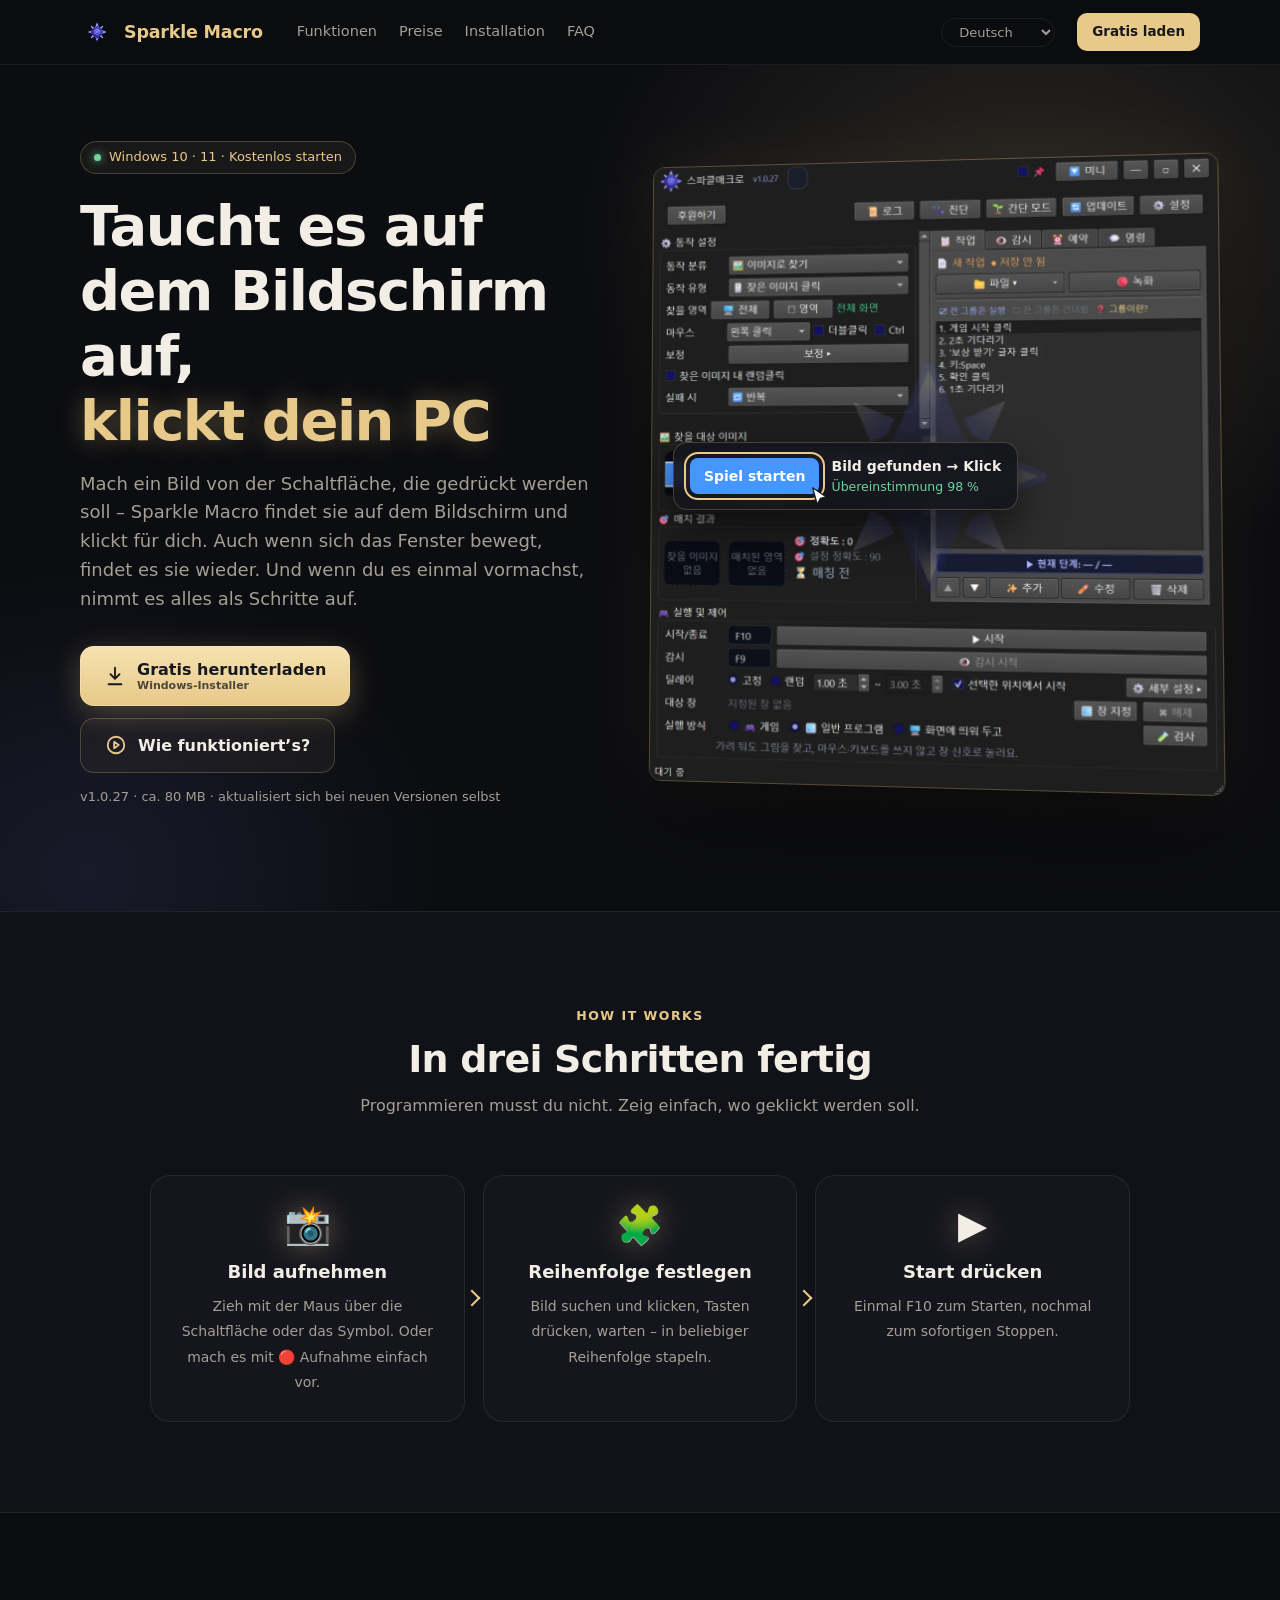
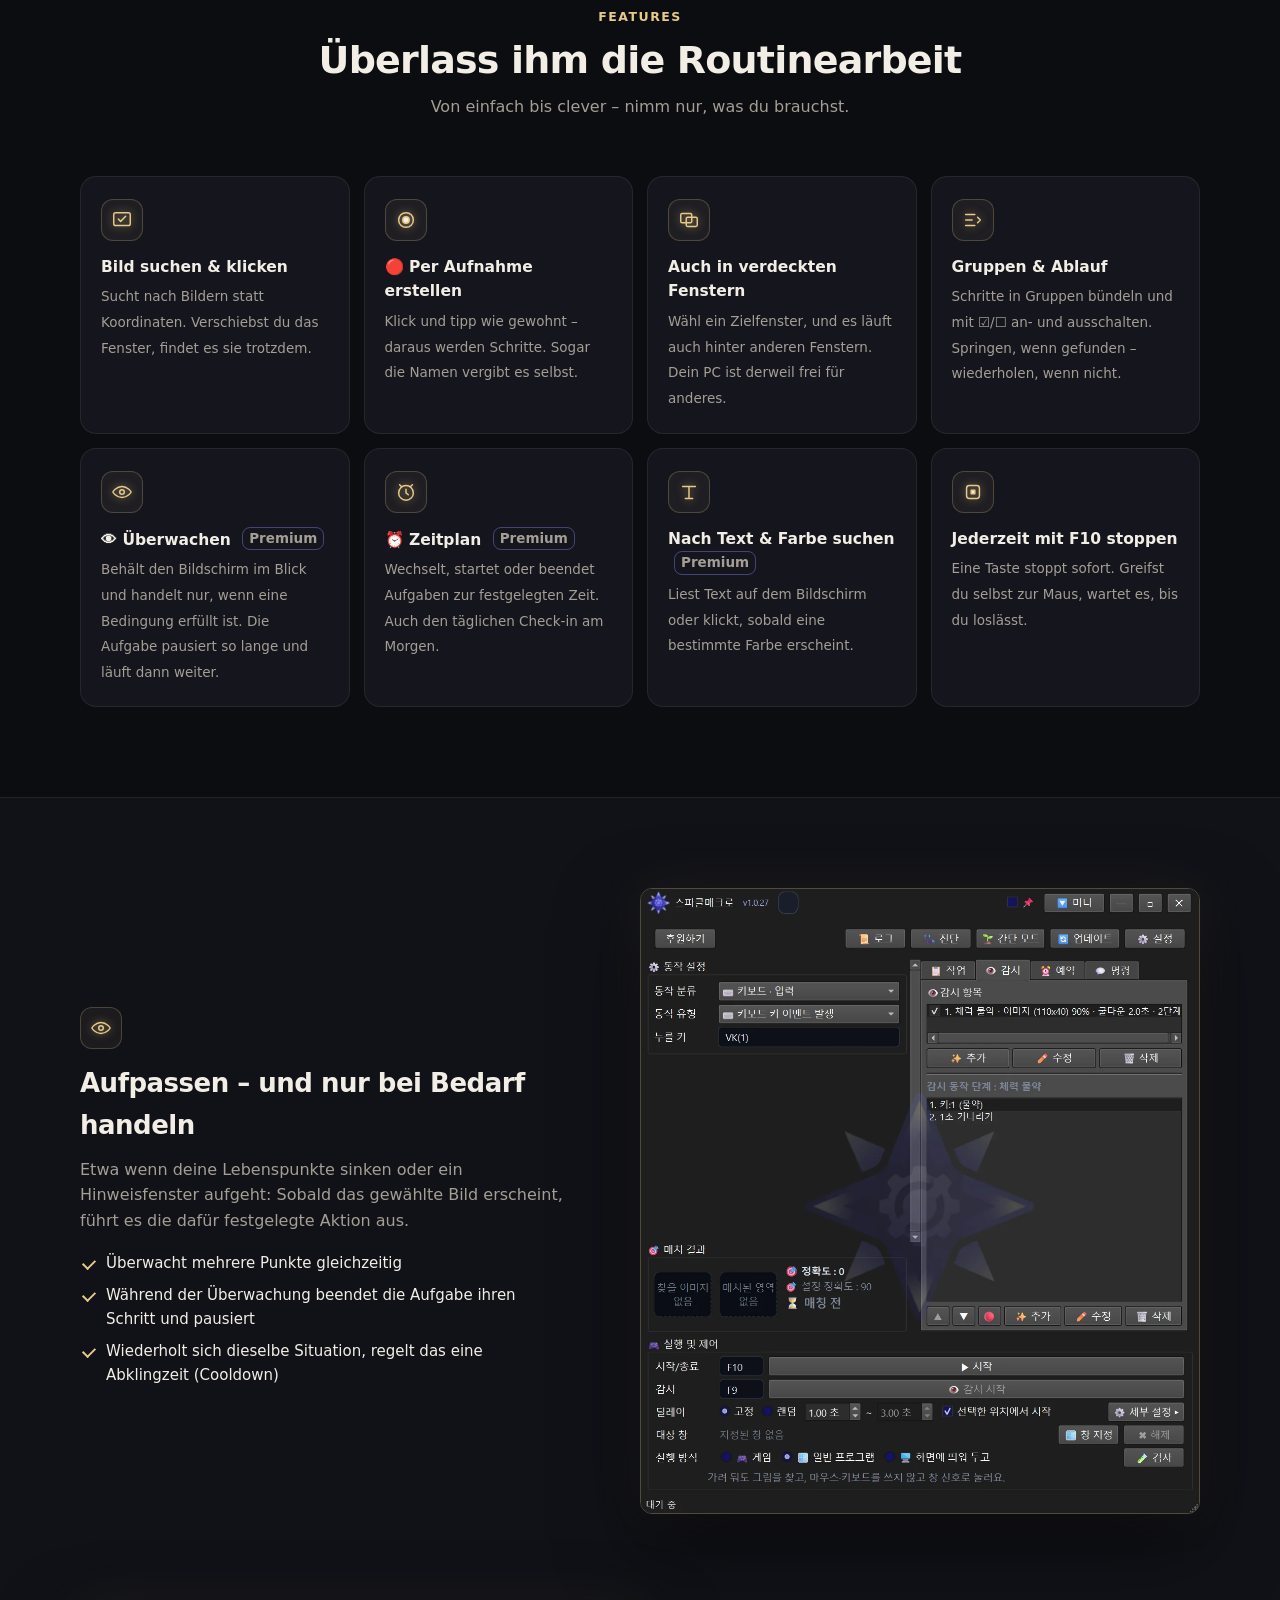
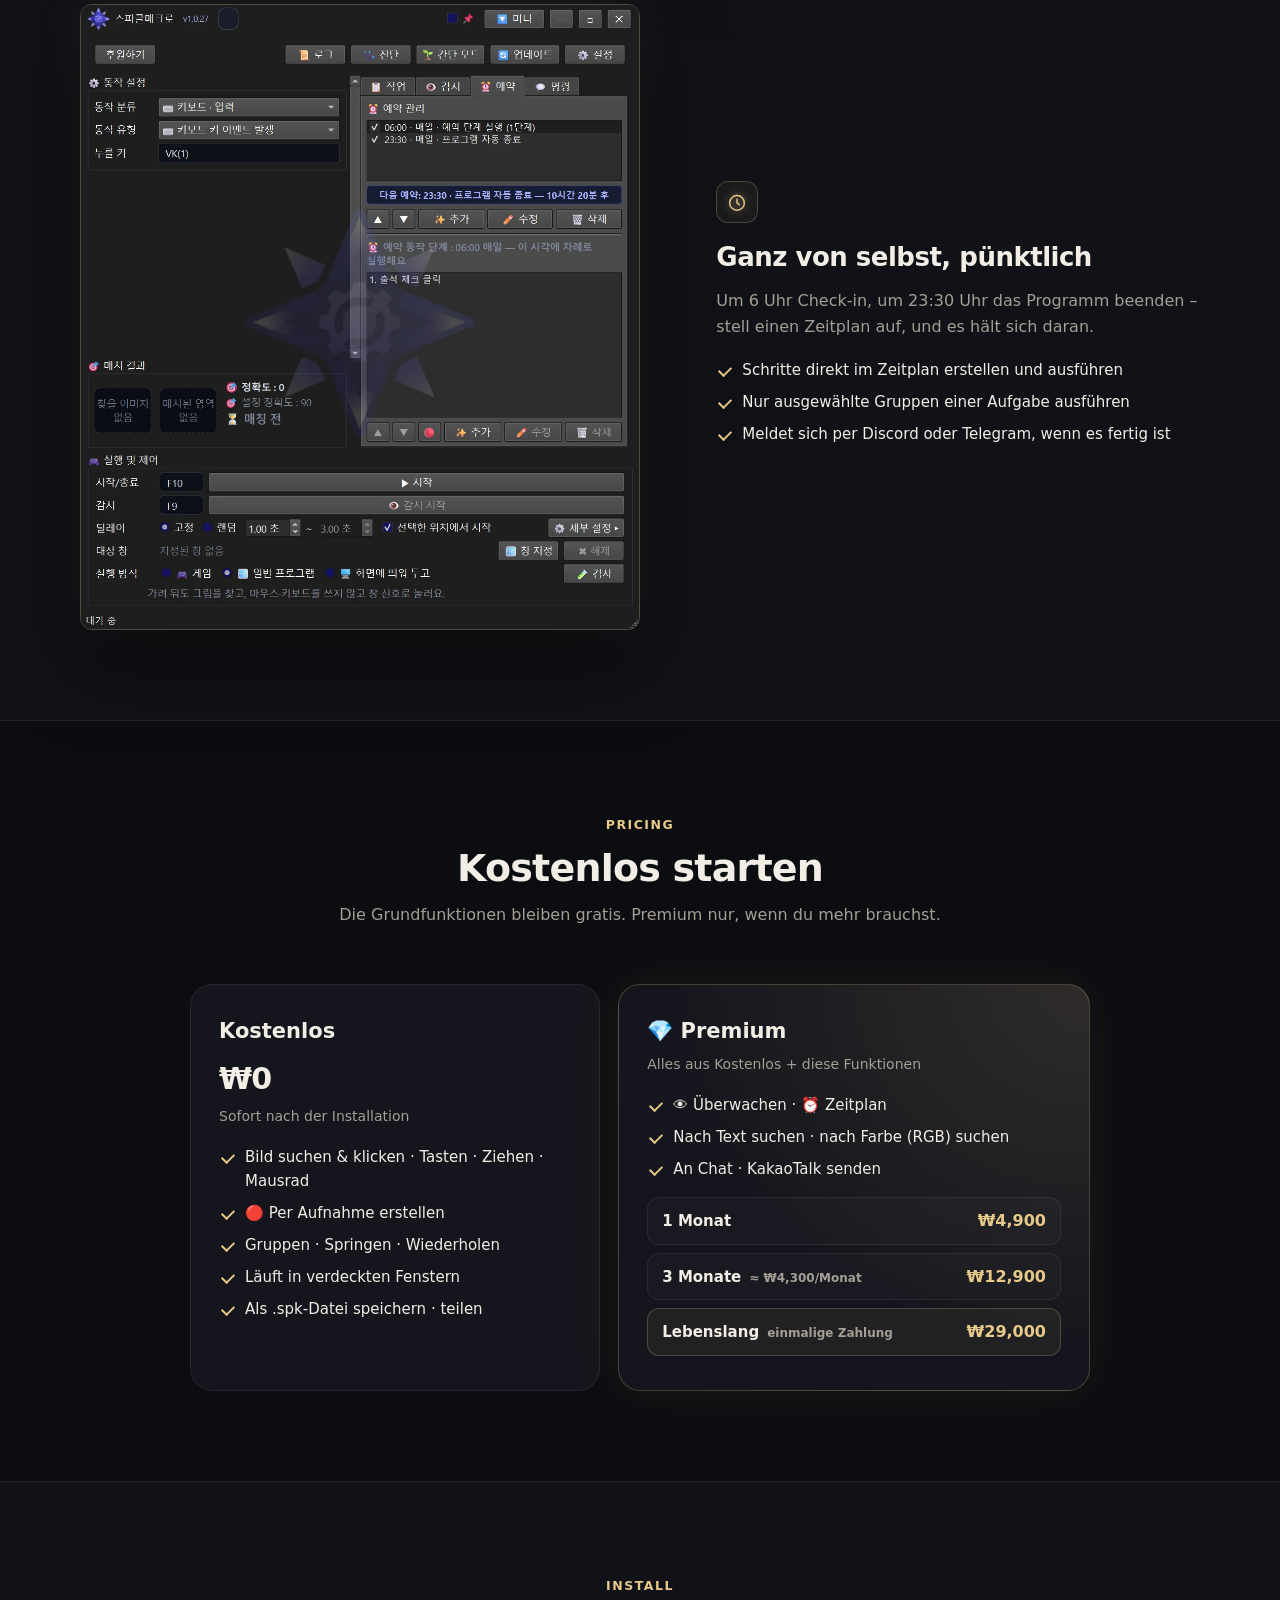
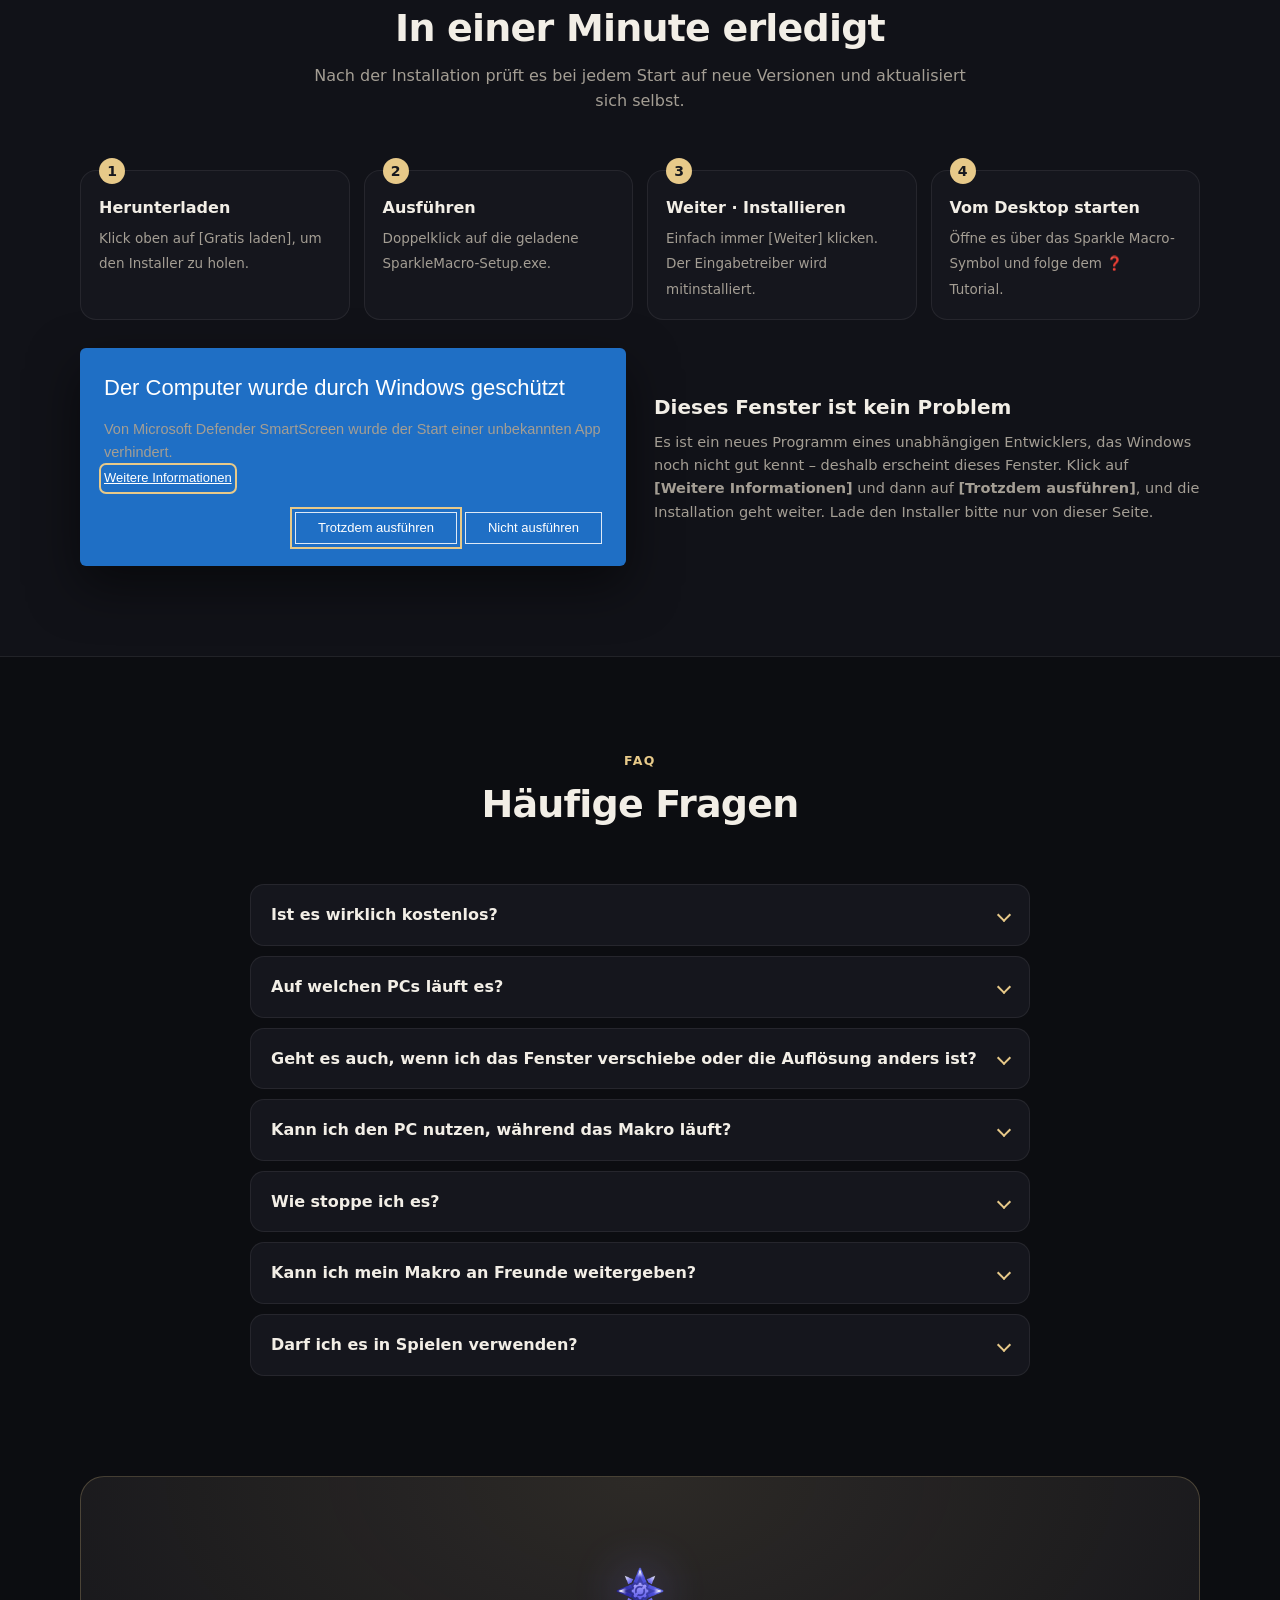
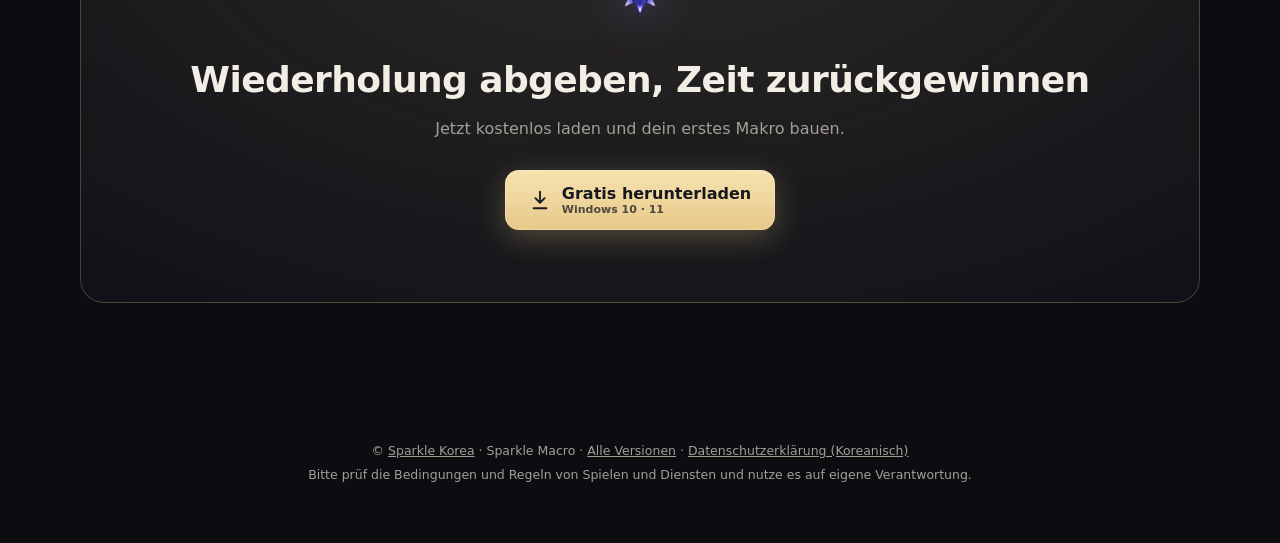
<file: de/index.html>
<!doctype html>
<html lang="de" data-sk-page="de">
<head>
<!-- 자동 생성: tools/site-lang/make-lang-pages.cjs (한국어 index.html 에서 만듦. 이 파일을 직접 고치지 마세요) -->
<meta charset="utf-8">
<meta name="viewport" content="width=device-width,initial-scale=1">
<meta name="color-scheme" content="dark">
<meta name="darkreader-lock">
<title>Sparkle Macro — Autoklicker, der Bilder findet und klickt</title>
<meta name="description" content="Sobald ein Bild auf dem Bildschirm erscheint, klickt der PC für dich. Einfach per Aufnahme erstellt, läuft auch in verdeckten Fenstern. Autoklicker für Windows, kostenlos starten.">
<link rel="canonical" href="https://macro.sparklekorea.com/de/">
<link rel="alternate" hreflang="ko" href="https://macro.sparklekorea.com/">
<link rel="alternate" hreflang="en" href="https://macro.sparklekorea.com/en/">
<link rel="alternate" hreflang="ja" href="https://macro.sparklekorea.com/ja/">
<link rel="alternate" hreflang="zh-Hans" href="https://macro.sparklekorea.com/zh/">
<link rel="alternate" hreflang="es" href="https://macro.sparklekorea.com/es/">
<link rel="alternate" hreflang="pt" href="https://macro.sparklekorea.com/pt/">
<link rel="alternate" hreflang="de" href="https://macro.sparklekorea.com/de/">
<link rel="alternate" hreflang="x-default" href="https://macro.sparklekorea.com/">
<meta property="og:locale" content="de_DE">
<meta property="og:locale:alternate" content="ko_KR">
<meta property="og:locale:alternate" content="en_US">
<meta property="og:locale:alternate" content="ja_JP">
<meta property="og:locale:alternate" content="zh_CN">
<meta property="og:locale:alternate" content="es_ES">
<meta property="og:locale:alternate" content="pt_BR">
<meta name="naver-site-verification" content="ea3603b24b669458bc153d7611747bbc3c1c218b" />
<meta name="naver-site-verification" content="3b2aebe2d9a48f1d659768ca3a1edcfee66cca50" />
<meta property="og:type" content="website">
<meta property="og:url" content="https://macro.sparklekorea.com/de/">
<meta property="og:title" content="Sparkle Macro — Autoklicker, der Bilder findet und klickt">
<meta property="og:description" content="Einfach per Aufnahme erstellt, läuft auch in verdeckten Fenstern. Autoklicker für Windows, kostenlos starten.">
<meta property="og:image" content="https://macro.sparklekorea.com/img/og.jpg">
<meta name="theme-color" content="#0d0e12">
<link rel="icon" href="../icon.png">
<style>
:root{
  --bg:#0c0d11;--bg2:#111218;--card:#15161d;--line:rgba(231,201,137,.24);--line2:rgba(255,255,255,.07);
  --gold:#e7c989;--gold2:#f6e2b0;--text:#f2eee6;--muted:#a49e94;--green:#6fd39a;--violet:#8f86ff;
}
*{box-sizing:border-box}
html{scroll-behavior:smooth}
section,[id]{scroll-margin-top:76px}
#top{scroll-margin-top:0}
body{margin:0;background:var(--bg);color:var(--text);font-family:"Segoe UI",system-ui,"Malgun Gothic","Apple SD Gothic Neo",sans-serif;line-height:1.6;-webkit-font-smoothing:antialiased;overflow-x:hidden;word-break:keep-all}
a{color:var(--gold);text-decoration:none}
img{max-width:100%;height:auto;display:block}
.wrap{max-width:1160px;margin:0 auto;padding:0 20px}
.gold{color:var(--gold);text-shadow:0 0 26px rgba(231,201,137,.35)}

/* 위쪽 줄 */
nav{position:sticky;top:0;z-index:20;background:rgba(12,13,17,.8);backdrop-filter:blur(12px);-webkit-backdrop-filter:blur(12px);border-bottom:1px solid var(--line2)}
nav .wrap{display:flex;align-items:center;gap:22px;height:64px}
.logo{display:flex;align-items:center;gap:10px;font-weight:800;color:var(--gold);font-size:17.5px;letter-spacing:-.2px}
.logo img{width:34px;height:34px;border-radius:9px}
nav .links{display:flex;gap:22px;margin-left:12px}
nav .links a{color:var(--muted);font-size:14.5px}
nav .links a:hover{color:var(--text)}
nav .sp{flex:1}
.navdl{font-size:13.5px;font-weight:800;color:#17181e;background:var(--gold);border-radius:10px;padding:8px 15px}
.lang{font-size:13px;color:var(--muted);cursor:pointer;border:1px solid var(--line2);border-radius:20px;padding:5px 13px;background:transparent;font-family:inherit}
.lang:hover{color:var(--text)}
.lang option{background:var(--bg);color:var(--text)}

/* 버튼 */
.btn{display:inline-flex;align-items:center;gap:11px;padding:14px 24px;border-radius:14px;font-weight:800;font-size:16px;transition:transform .15s,box-shadow .15s,background .15s;white-space:nowrap}
.btn svg{width:22px;height:22px;flex:none}
.btn small{display:block;font-size:11px;font-weight:600;opacity:.75;line-height:1.1}
.btn .t{display:flex;flex-direction:column;align-items:flex-start;line-height:1.25}
.btn-gold{background:linear-gradient(180deg,var(--gold2),var(--gold));color:#17181e;box-shadow:0 8px 30px rgba(231,201,137,.28),inset 0 0 0 1px rgba(255,255,255,.2)}
.btn-gold:hover{transform:translateY(-1px);box-shadow:0 12px 38px rgba(231,201,137,.4)}
.btn-line{border:1px solid var(--line);color:var(--text);background:rgba(231,201,137,.05)}
.btn-line:hover{background:rgba(231,201,137,.1);transform:translateY(-1px)}
.btn-line svg{stroke:var(--gold)}

/* 첫 화면 */
.hero{position:relative;padding:76px 0 90px;overflow:hidden}
.hero:before{content:"";position:absolute;right:-200px;top:-180px;width:900px;height:700px;background:radial-gradient(closest-side,rgba(231,201,137,.14),transparent);pointer-events:none}
.hero:after{content:"";position:absolute;left:-260px;bottom:-260px;width:700px;height:600px;background:radial-gradient(closest-side,rgba(110,120,220,.12),transparent);pointer-events:none}
.hero .wrap{position:relative;z-index:1;display:grid;grid-template-columns:1fr 1.05fr;gap:48px;align-items:center}
.badge{display:inline-flex;align-items:center;gap:8px;font-size:13px;color:var(--gold);border:1px solid var(--line);border-radius:20px;padding:5px 13px;background:rgba(231,201,137,.06)}
.badge i{width:7px;height:7px;border-radius:50%;background:var(--green);box-shadow:0 0 8px var(--green)}
.hero h1{margin:20px 0 16px;font-size:clamp(34px,5.2vw,56px);line-height:1.16;letter-spacing:-1.5px;font-weight:800}
.hero .lead{margin:0;max-width:520px;color:var(--muted);font-size:clamp(15.5px,1.8vw,18px)}
.hero .btns{margin-top:32px;display:flex;flex-wrap:wrap;gap:12px}
.hero .note{margin-top:14px;font-size:13px;color:var(--muted)}
.stage{position:relative;padding:10px 0 30px}
.stage .pc{border-radius:12px;overflow:hidden;border:1px solid rgba(231,201,137,.32);box-shadow:0 34px 90px rgba(0,0,0,.6),0 0 70px rgba(231,201,137,.10);transform:perspective(1600px) rotateY(-8deg) rotateX(3deg);transform-origin:left center;max-width:560px;margin-left:auto}
/* 그림을 찾아 누르는 모습 */
.found{position:absolute;left:4%;top:44%;display:flex;align-items:center;gap:12px;padding:12px 16px;border-radius:14px;background:rgba(21,22,29,.92);border:1px solid var(--line);box-shadow:0 18px 40px rgba(0,0,0,.55);backdrop-filter:blur(6px)}
.found .tg{padding:7px 14px;border-radius:8px;background:#4696ff;color:#fff;font-weight:800;font-size:14px;position:relative;outline:2px solid var(--gold);outline-offset:4px;animation:pick 2.4s ease-in-out infinite}
.found b{display:block;font-size:14px}
.found span{display:block;font-size:12.5px;color:var(--green)}
.cursor{position:absolute;right:-12px;bottom:-14px;width:22px;height:22px;animation:tap 2.4s ease-in-out infinite}
@keyframes pick{0%,100%{outline-color:rgba(231,201,137,.2)}45%,60%{outline-color:var(--gold)}}
@keyframes tap{0%,100%{transform:translate(14px,14px)}45%{transform:translate(0,0)}55%{transform:translate(0,0) scale(.85)}65%{transform:translate(0,0)}}
@media (prefers-reduced-motion:reduce){.found .tg,.cursor{animation:none}}

/* 섹션 공통 */
section{padding:90px 0;position:relative}
.alt{background:var(--bg2);border-top:1px solid var(--line2);border-bottom:1px solid var(--line2)}
.sec-h{text-align:center;max-width:680px;margin:0 auto 56px}
.sec-h small{color:var(--gold);font-weight:800;letter-spacing:1.5px;font-size:12.5px}
.sec-h h2{margin:8px 0 10px;font-size:clamp(26px,3.6vw,38px);letter-spacing:-.8px;line-height:1.25}
.sec-h p{margin:0;color:var(--muted)}

/* 3단계 흐름 */
.flow{display:grid;grid-template-columns:repeat(3,1fr);gap:18px;max-width:980px;margin:0 auto}
.fl{position:relative;text-align:center;padding:30px 22px 26px;border:1px solid var(--line2);border-radius:20px;background:var(--card)}
.fl .em{font-size:38px;line-height:1;margin-bottom:14px;filter:drop-shadow(0 0 14px rgba(231,201,137,.35))}
.fl b{display:block;font-size:18px;margin-bottom:6px}
.fl span{font-size:14px;color:var(--muted)}
.fl:not(:last-child):after{content:"";position:absolute;right:-14px;top:50%;width:10px;height:10px;border-top:2px solid var(--gold);border-right:2px solid var(--gold);transform:translateY(-50%) rotate(45deg);z-index:2}

/* 기능 카드 */
.cards{display:grid;grid-template-columns:repeat(4,1fr);gap:14px}
.card{border:1px solid var(--line2);border-radius:16px;padding:22px 20px;background:var(--card);transition:transform .2s,border-color .2s}
.card:hover{transform:translateY(-3px);border-color:var(--line)}
.ico{width:42px;height:42px;border-radius:12px;border:1px solid var(--line);display:flex;align-items:center;justify-content:center;margin-bottom:14px;background:rgba(231,201,137,.05)}
.ico svg{width:22px;height:22px;stroke:var(--gold);fill:none;stroke-width:1.6;stroke-linecap:round;stroke-linejoin:round;filter:drop-shadow(0 0 4px rgba(231,201,137,.6))}
.card b{display:block;margin-bottom:4px;font-size:15.5px}
.card span{font-size:13.5px;color:var(--muted)}
.tag{display:inline-block;font-size:11px;font-weight:800;color:var(--violet);border:1px solid rgba(143,134,255,.4);border-radius:8px;padding:0 6px;margin-left:6px;vertical-align:2px}

/* 화면 소개 */
.pcrow{display:grid;grid-template-columns:1fr 1.2fr;gap:56px;align-items:center;margin-bottom:90px}
.pcrow:last-child{margin-bottom:0}
.pcrow.rev{grid-template-columns:1.2fr 1fr}
.pcrow.rev .txt{order:2}
.pcrow h3{margin:0 0 10px;font-size:26px;letter-spacing:-.5px}
.pcrow p{margin:0;color:var(--muted)}
.shot{border-radius:12px;overflow:hidden;border:1px solid rgba(231,201,137,.3);box-shadow:0 30px 80px rgba(0,0,0,.55),0 0 50px rgba(231,201,137,.08);max-width:560px}
.pcrow.rev .shot{margin-left:0}
.pcrow:not(.rev) .shot{margin-left:auto}
ul.chk{list-style:none;padding:0;margin:18px 0 0}
ul.chk li{position:relative;padding-left:26px;margin:8px 0;font-size:15px}
ul.chk li:before{content:"";position:absolute;left:3px;top:8px;width:10px;height:6px;border-left:2px solid var(--gold);border-bottom:2px solid var(--gold);transform:rotate(-45deg)}

/* 요금 */
.plans{display:grid;grid-template-columns:1fr 1.15fr;gap:18px;max-width:900px;margin:0 auto}
.plan{border:1px solid var(--line2);border-radius:22px;padding:30px 28px;background:var(--card)}
.plan.pro{border-color:var(--line);background:radial-gradient(90% 90% at 100% 0%,rgba(231,201,137,.12),transparent),var(--card);box-shadow:0 0 50px rgba(231,201,137,.08)}
.plan h3{margin:0 0 4px;font-size:21px}
.plan .pr{font-size:30px;font-weight:800;letter-spacing:-.8px;margin:6px 0 2px}
.plan .pr small{font-size:14px;color:var(--muted);font-weight:600;letter-spacing:0}
.plan .sub{color:var(--muted);font-size:14px}
.prices{display:grid;gap:8px;margin:16px 0 4px}
.prices div{display:flex;justify-content:space-between;align-items:baseline;padding:10px 14px;border:1px solid var(--line2);border-radius:12px;background:rgba(255,255,255,.02)}
.prices div b{font-size:15px}
.prices div span{font-weight:800;color:var(--gold)}
.prices div em{font-style:normal;font-size:12px;color:var(--muted);margin-left:8px}
.prices .best{border-color:var(--line);background:rgba(231,201,137,.06)}

/* 설치 */
.steps{display:grid;grid-template-columns:repeat(4,1fr);gap:14px;counter-reset:s}
.step{position:relative;border:1px solid var(--line2);border-radius:16px;padding:24px 18px 18px;background:var(--card)}
.step:before{counter-increment:s;content:counter(s);position:absolute;top:-13px;left:18px;width:26px;height:26px;border-radius:50%;background:var(--gold);color:#17181e;font-weight:800;font-size:14px;display:flex;align-items:center;justify-content:center}
.step b{display:block;margin-bottom:4px}
.step span{font-size:13.5px;color:var(--muted)}
.ss{margin-top:28px;display:grid;grid-template-columns:1fr 1fr;gap:28px;align-items:center}
.ssbox{border-radius:6px;background:#1f6fc5;color:#fff;padding:22px 24px;font-family:"Segoe UI","Malgun Gothic",sans-serif;box-shadow:0 20px 50px rgba(0,0,0,.5)}
.ssbox h4{margin:0 0 12px;font-size:22px;font-weight:400}
.ssbox p{margin:0 0 10px;font-size:13px}
.ssbox .more{display:inline-block;font-size:13px;text-decoration:underline;outline:2px solid var(--gold);outline-offset:3px;border-radius:2px}
.ssbox .bt{display:flex;justify-content:flex-end;gap:8px;margin-top:22px}
.ssbox .bt span{border:1px solid rgba(255,255,255,.85);padding:5px 22px;font-size:13px}
.ssbox .bt .run{outline:2px solid var(--gold);outline-offset:3px}
.ss h3{margin:0 0 8px;font-size:20px}
.ss p{margin:0;color:var(--muted);font-size:14.5px}

/* 질문 */
.faq{max-width:780px;margin:0 auto}
details{border:1px solid var(--line2);border-radius:14px;background:var(--card);margin-bottom:10px}
summary{cursor:pointer;list-style:none;padding:17px 20px;font-weight:700;display:flex;align-items:center;gap:12px}
summary::-webkit-details-marker{display:none}
summary:after{content:"";margin-left:auto;flex:none;width:8px;height:8px;border-right:2px solid var(--gold);border-bottom:2px solid var(--gold);transform:rotate(45deg);transition:transform .2s}
details[open] summary:after{transform:rotate(-135deg)}
details p{margin:0;padding:0 20px 17px;color:var(--muted);font-size:14.5px}

.final{text-align:center;padding:72px 22px;border:1px solid var(--line);border-radius:24px;background:radial-gradient(80% 120% at 50% 0%,rgba(231,201,137,.13),transparent),var(--bg2)}
.final img{width:84px;height:84px;margin:0 auto 18px;filter:drop-shadow(0 0 24px rgba(143,134,255,.45))}
.final h2{margin:0 0 8px;font-size:clamp(26px,3.6vw,36px);letter-spacing:-.6px}
.final p{margin:0 0 28px;color:var(--muted)}
.final .btns{display:flex;flex-wrap:wrap;justify-content:center;gap:12px}
footer{padding:44px 0 54px;text-align:center;font-size:12.5px;color:var(--muted)}
footer p{margin:4px 0}
footer a{color:var(--muted);text-decoration:underline}

/* 스크롤하면 살짝 떠오르기 */
.rv{opacity:0;transform:translateY(18px);transition:opacity .7s ease,transform .7s ease}
.rv.on{opacity:1;transform:none}
@media (prefers-reduced-motion:reduce){.rv{opacity:1;transform:none;transition:none}}

@media (max-width:980px){
  .hero .wrap{grid-template-columns:1fr}
  .stage{max-width:600px;margin:10px auto 0}
  .pcrow,.pcrow.rev,.ss,.plans{grid-template-columns:1fr}
  .pcrow.rev .txt{order:0}
  .pcrow{gap:26px;margin-bottom:64px}
  .shot,.pcrow:not(.rev) .shot{margin:0 auto}
  .cards,.steps{grid-template-columns:1fr 1fr}
  nav .links{display:none}
}
@media (max-width:640px){
  .flow{grid-template-columns:1fr}
  .fl:not(:last-child):after{right:50%;top:auto;bottom:-14px;transform:translateX(50%) rotate(135deg)}
}
@media (max-width:560px){
  .cards,.steps{grid-template-columns:1fr}
  .navdl{display:none}
  .hero{padding:44px 0 60px}
  .btn{width:100%;justify-content:center}
  .found{left:2%;top:38%;transform:scale(.85);transform-origin:left top}
}
</style>
</head>
<body id="top">

<nav><div class="wrap">
  <a class="logo" href="#top"><img src="../icon.png" alt=""><span data-t="brand">스파클 매크로</span></a>
  <div class="links"><a href="#feat" data-t="nav1">기능</a><a href="#price" data-t="nav2">요금</a><a href="#install" data-t="nav3">설치</a><a href="#faq" data-t="nav4">자주 묻는 질문</a></div>
  <span class="sp"></span>
  <select id="lang" class="lang" aria-label="Language"></select>
  <a class="navdl dl" href="#" data-t="navdl">무료 다운로드</a>
</div></nav>

<header class="hero"><div class="wrap">
  <div>
    <span class="badge"><i></i><span data-t="badge">Windows 10 · 11 · 무료로 시작</span></span>
    <h1 data-t="h1">화면에 그림이 보이면,<br><span class="gold">클릭은 컴퓨터가</span> 해요</h1>
    <p class="lead" data-t="lead">누를 버튼을 그림으로 찍어 두면 스파클 매크로가 화면에서 찾아 대신 눌러 줘요. 창이 조금 움직여도 다시 찾아내고, 직접 해 보이면 그대로 녹화해 단계로 만들어 줘요.</p>
    <div class="btns">
      <a class="btn btn-gold dl" href="#">
        <svg viewBox="0 0 24 24" fill="none" stroke="currentColor" stroke-width="2" stroke-linecap="round" stroke-linejoin="round"><path d="M12 3v12M7 10l5 5 5-5M5 21h14"/></svg>
        <span class="t" data-t="dl1">무료 다운로드<small>Windows 설치 파일</small></span>
      </a>
      <a class="btn btn-line" href="#how">
        <svg viewBox="0 0 24 24" fill="none" stroke-width="2" stroke-linecap="round" stroke-linejoin="round"><circle cx="12" cy="12" r="9"/><path d="M10 8.5l5 3.5-5 3.5z"/></svg>
        <span data-t="how">어떻게 쓰나요?</span>
      </a>
    </div>
    <p class="note" data-t="note">v1.0.27 · 약 80MB · 새 버전은 프로그램이 알아서 업데이트해요</p>
  </div>
  <div class="stage">
    <div class="pc"><img src="../img/main.webp" width="1100" height="1230" alt="스파클 매크로 작업 화면"></div>
    <div class="found">
      <div class="tg"><i data-t="fTg" style="font-style:normal">게임 시작</i>
        <svg class="cursor" viewBox="0 0 24 24"><path d="M4 2l15 10-6.5 1.5L9 20z" fill="#fff" stroke="#17181e" stroke-width="1.4" stroke-linejoin="round"/></svg>
      </div>
      <div><b data-t="fB">그림 찾음 → 클릭</b><span data-t="fS">유사도 98%</span></div>
    </div>
  </div>
</div></header>

<section id="how" class="alt"><div class="wrap">
  <div class="sec-h rv"><small>HOW IT WORKS</small><h2 data-t="howH">세 단계면 끝나요</h2><p data-t="howP">프로그래밍은 몰라도 돼요. 누를 곳을 보여 주기만 하면 돼요.</p></div>
  <div class="flow rv">
    <div class="fl"><div class="em">📸</div><b data-t="f1">그림으로 찍기</b><span data-t="f1d">누를 버튼·아이콘을 마우스로 드래그해서 찍어요. 또는 🔴 녹화로 직접 해 보여요.</span></div>
    <div class="fl"><div class="em">🧩</div><b data-t="f2">순서 정하기</b><span data-t="f2d">그림 찾아 누르기, 키 누르기, 기다리기를 원하는 순서로 쌓아요.</span></div>
    <div class="fl"><div class="em">▶️</div><b data-t="f3">시작 누르기</b><span data-t="f3d">F10 한 번이면 시작, 다시 누르면 바로 멈춰요.</span></div>
  </div>
</div></section>

<section id="feat"><div class="wrap">
  <div class="sec-h rv"><small>FEATURES</small><h2 data-t="featH">반복 작업을 맡겨 두세요</h2><p data-t="featP">쉬운 것부터 똑똑한 것까지, 필요한 만큼만 꺼내 쓰세요.</p></div>
  <div class="cards rv">
    <div class="card"><div class="ico"><svg viewBox="0 0 24 24"><rect x="3" y="4" width="18" height="14" rx="2"/><path d="M8 11l2.5 2.5L16 8"/></svg></div><b data-t="c1">그림 찾아 누르기</b><span data-t="c1d">좌표가 아니라 그림으로 찾아요. 창을 옮겨도 다시 찾아내요.</span></div>
    <div class="card"><div class="ico"><svg viewBox="0 0 24 24"><circle cx="12" cy="12" r="8"/><circle cx="12" cy="12" r="3.5" fill="currentColor"/></svg></div><b data-t="c2">🔴 녹화로 만들기</b><span data-t="c2d">직접 클릭·키 입력을 해 보이면 그대로 단계가 돼요. 이름도 알아서 지어요.</span></div>
    <div class="card"><div class="ico"><svg viewBox="0 0 24 24"><rect x="3" y="5" width="12" height="10" rx="1.5"/><rect x="9" y="9" width="12" height="10" rx="1.5"/></svg></div><b data-t="c3">가려 둔 창에서도</b><span data-t="c3d">대상 창을 정하면 다른 창 뒤에 숨겨 둔 채로 돌려요. 그동안 PC는 다른 일에.</span></div>
    <div class="card"><div class="ico"><svg viewBox="0 0 24 24"><path d="M4 6h10M4 12h7M4 18h10"/><path d="M17 9l3 3-3 3"/></svg></div><b data-t="c4">그룹·흐름 정리</b><span data-t="c4d">단계를 그룹으로 묶고 ☑/☐ 로 켜고 꺼요. 찾으면 이동, 못 찾으면 다시 하기도.</span></div>
    <div class="card"><div class="ico"><svg viewBox="0 0 24 24"><path d="M2 12s3.5-6 10-6 10 6 10 6-3.5 6-10 6S2 12 2 12z"/><circle cx="12" cy="12" r="2.5"/></svg></div><b data-t="c5">👁 감시 <span class="tag">프리미엄</span></b><span data-t="c5d">화면을 지켜보다 조건이 맞을 때만 실행해요. 그동안 작업은 잠시 멈췄다 이어서.</span></div>
    <div class="card"><div class="ico"><svg viewBox="0 0 24 24"><circle cx="12" cy="13" r="8"/><path d="M12 9v4l2.5 2M5 4l2 2M19 4l-2 2"/></svg></div><b data-t="c6">⏰ 예약 <span class="tag">프리미엄</span></b><span data-t="c6d">정한 시각에 작업을 바꾸거나 시작·종료해요. 매일 아침 출석 체크도.</span></div>
    <div class="card"><div class="ico"><svg viewBox="0 0 24 24"><path d="M5 6h14M12 6v13M8 19h8"/></svg></div><b data-t="c7">문자·색으로 찾기 <span class="tag">프리미엄</span></b><span data-t="c7d">화면 속 글자를 읽어 찾거나, 특정 색이 보일 때 눌러요.</span></div>
    <div class="card"><div class="ico"><svg viewBox="0 0 24 24"><rect x="5" y="5" width="14" height="14" rx="3"/><path d="M10 10h4v4h-4z" fill="currentColor"/></svg></div><b data-t="c8">언제든 F10 정지</b><span data-t="c8d">키 하나로 즉시 멈춰요. 마우스를 직접 잡으면 손을 뗄 때까지 기다려요.</span></div>
  </div>
</div></section>

<section class="alt"><div class="wrap">
  <div class="pcrow rv">
    <div class="txt">
      <div class="ico"><svg viewBox="0 0 24 24"><path d="M2 12s3.5-6 10-6 10 6 10 6-3.5 6-10 6S2 12 2 12z"/><circle cx="12" cy="12" r="2.5"/></svg></div>
      <h3 data-t="w1h">지켜보다가, 필요할 때만</h3>
      <p data-t="w1p">체력이 낮아지거나 알림 창이 뜨는 순간처럼, 정해 둔 그림이 보이면 그때만 따로 정한 동작을 해요.</p>
      <ul class="chk">
        <li data-t="w1a">여러 감시 항목을 동시에 지켜봐요</li>
        <li data-t="w1b">감시가 도는 동안 작업은 하던 단계를 마치고 잠시 멈춰요</li>
        <li data-t="w1c">같은 상황이 연달아 와도 쉬는 시간(쿨다운)으로 조절해요</li>
      </ul>
    </div>
    <div class="shot"><img src="../img/watch.webp" width="1100" height="1230" alt="감시 화면" loading="lazy"></div>
  </div>
  <div class="pcrow rev rv">
    <div class="txt">
      <div class="ico"><svg viewBox="0 0 24 24"><circle cx="12" cy="13" r="8"/><path d="M12 9v4l2.5 2"/></svg></div>
      <h3 data-t="w2h">정한 시각에 알아서</h3>
      <p data-t="w2p">아침 6시엔 출석 체크, 밤 11시 30분엔 프로그램 종료처럼 시간표를 짜 두면 그대로 해요.</p>
      <ul class="chk">
        <li data-t="w2a">예약 안에 단계를 바로 만들어 실행해요</li>
        <li data-t="w2b">작업 중 원하는 그룹만 골라 실행할 수 있어요</li>
        <li data-t="w2c">끝나면 디스코드·텔레그램으로 알려 줘요</li>
      </ul>
    </div>
    <div class="shot"><img src="../img/schedule.webp" width="1100" height="1230" alt="예약 화면" loading="lazy"></div>
  </div>
</div></section>

<section id="price"><div class="wrap">
  <div class="sec-h rv"><small>PRICING</small><h2 data-t="priceH">무료로 시작하세요</h2><p data-t="priceP">기본 기능은 계속 무료예요. 더 필요할 때만 프리미엄으로.</p></div>
  <div class="plans rv">
    <div class="plan">
      <h3 data-t="pFree">무료</h3>
      <div class="pr" data-t="pFreePr">0원</div>
      <div class="sub" data-t="pFreeSub">설치하면 바로</div>
      <ul class="chk">
        <li data-t="pf1">그림 찾아 누르기 · 키 · 드래그 · 휠</li>
        <li data-t="pf2">🔴 녹화로 만들기</li>
        <li data-t="pf3">그룹 · 이동 · 다시 하기</li>
        <li data-t="pf4">가려 둔 창에서 돌리기</li>
        <li data-t="pf5">.spk 파일로 저장 · 공유</li>
      </ul>
    </div>
    <div class="plan pro">
      <h3 data-t="pPro">💎 프리미엄</h3>
      <div class="sub" data-t="pProSub">무료 기능 전부 + 아래 기능</div>
      <ul class="chk">
        <li data-t="pp1">👁 감시 · ⏰ 예약</li>
        <li data-t="pp2">문자로 찾기 · 색(RGB)으로 찾기</li>
        <li data-t="pp3">채팅 · 카카오톡 보내기</li>
      </ul>
      <div class="prices">
        <div><b data-t="pm1">1개월</b><span data-t="pm1p">4,900원</span></div>
        <div><b data-t="pm3">3개월<em>월 4,300원꼴</em></b><span data-t="pm3p">12,900원</span></div>
        <div class="best"><b data-t="pLife">평생<em>한 번 결제</em></b><span data-t="pLifep">29,000원</span></div>
      </div>
    </div>
  </div>
</div></section>

<section id="install" class="alt"><div class="wrap">
  <div class="sec-h rv"><small>INSTALL</small><h2 data-t="instH">1분이면 끝나요</h2><p data-t="instP">설치 후에는 켤 때마다 새 버전을 확인하고 알아서 업데이트해요.</p></div>
  <div class="steps rv">
    <div class="step"><b data-t="s1">내려받기</b><span data-t="s1d">위의 [무료 다운로드] 를 눌러 설치 파일을 받아요.</span></div>
    <div class="step"><b data-t="s2">실행하기</b><span data-t="s2d">받은 SparkleMacro-Setup.exe 를 더블클릭해요.</span></div>
    <div class="step"><b data-t="s3">다음 · 설치</b><span data-t="s3d">안내대로 [다음] 만 누르면 돼요. 입력 드라이버도 함께 설치돼요.</span></div>
    <div class="step"><b data-t="s4">바탕화면에서 시작</b><span data-t="s4d">스파클 매크로 아이콘을 눌러 켜고, ❓ 튜토리얼을 따라 해 보세요.</span></div>
  </div>
  <div class="ss rv">
    <div class="ssbox" aria-hidden="true">
      <h4 data-t="ssH4">Windows의 PC 보호</h4>
      <p data-t="ssP">Microsoft Defender SmartScreen에서 인식할 수 없는 앱의 시작을 차단했습니다.</p>
      <span class="more" data-t="ssMore">추가 정보</span>
      <div class="bt"><span class="run" data-t="ssRun">실행</span><span data-t="ssNo">실행 안 함</span></div>
    </div>
    <div>
      <h3 data-t="ssH">이 창이 나와도 괜찮아요</h3>
      <p data-t="ssBody">새로 나온 개인 개발 프로그램이라 Windows가 아직 잘 몰라서 띄우는 창이에요. <b>[추가 정보]</b> 를 누른 뒤 <b>[실행]</b> 을 누르면 설치가 이어져요. 설치 파일은 꼭 이 페이지에서만 받아 주세요.</p>
    </div>
  </div>
</div></section>

<section id="faq"><div class="wrap">
  <div class="sec-h rv"><small>FAQ</small><h2 data-t="faqH">궁금한 점</h2></div>
  <div class="faq rv">
    <details><summary data-t="q1">정말 무료인가요?</summary><p data-t="a1">네. 그림 찾아 누르기, 녹화, 그룹, 가려 둔 창에서 돌리기 같은 기본 기능은 기간 제한 없이 무료예요. 감시·예약·문자/색 찾기·메시지 보내기가 필요할 때만 프리미엄을 쓰면 돼요.</p></details>
    <details><summary data-t="q2">어떤 PC에서 되나요?</summary><p data-t="a2">Windows 10 · 11 (64비트) 에서 돼요. 맥과 휴대폰은 지원하지 않아요.</p></details>
    <details><summary data-t="q3">창을 옮기거나 해상도가 달라도 되나요?</summary><p data-t="a3">좌표가 아니라 그림으로 찾기 때문에 창 위치가 바뀌어도 다시 찾아내요. 화면 배율이나 해상도가 크게 바뀌면 그림을 한 번 다시 찍어 주세요.</p></details>
    <details><summary data-t="q4">매크로가 도는 동안 컴퓨터를 써도 되나요?</summary><p data-t="a4">대상 창을 지정하고 실행 방식을 고르면 그 창을 가려 둔 채로 돌릴 수 있어요. 실제 마우스를 쓰는 방식이라도 사용자가 마우스·키보드를 잡으면 손을 뗄 때까지 기다렸다가 이어서 해요.</p></details>
    <details><summary data-t="q5">멈추고 싶을 땐요?</summary><p data-t="a5">F10 을 누르면 바로 멈춰요. 단축키는 설정에서 바꿀 수 있어요.</p></details>
    <details><summary data-t="q6">만든 매크로를 친구에게 줄 수 있나요?</summary><p data-t="a6">[📁 파일 ▾] → 저장하면 단계와 그림이 .spk 파일 하나에 담겨요. 그 파일을 보내 주면 그대로 불러와 쓸 수 있어요.</p></details>
    <details><summary data-t="q7">게임에 써도 되나요?</summary><p data-t="a7">게임이나 서비스마다 자동 입력 프로그램을 금지하는 약관이 있을 수 있어요. 쓰려는 곳의 약관과 규정을 먼저 확인하고, 본인 책임 아래 사용해 주세요.</p></details>
  </div>
</div></section>

<section style="padding-top:0"><div class="wrap">
  <div class="final rv">
    <img src="../icon.png" alt="">
    <h2 data-t="finH">반복은 맡기고, 시간은 돌려받으세요</h2>
    <p data-t="finP">지금 무료로 받아서 첫 매크로를 만들어 보세요.</p>
    <div class="btns">
      <a class="btn btn-gold dl" href="#">
        <svg viewBox="0 0 24 24" fill="none" stroke="currentColor" stroke-width="2" stroke-linecap="round" stroke-linejoin="round"><path d="M12 3v12M7 10l5 5 5-5M5 21h14"/></svg>
        <span class="t" data-t="dl2">무료 다운로드<small>Windows 10 · 11</small></span>
      </a>
    </div>
  </div>
</div></section>

<footer><div class="wrap">
  <p>© <a href="https://sparklekorea.com/">Sparkle Korea</a> · <span data-t="brand">스파클 매크로</span> · <a href="https://github.com/sparklekorea/macro-pc/releases" data-t="ftAll">모든 버전</a> · <a href="../privacy.html" data-t="ftPriv">개인정보처리방침</a></p>
  <p data-t="ftNote">게임·서비스의 약관과 규정을 확인한 뒤 본인 책임 아래 사용해 주세요.</p>
</div></footer>

<script>
// 다운로드: 언제나 최신 설치 파일
var DL = 'https://github.com/sparklekorea/macro-pc/releases/latest/download/SparkleMacro-Setup.exe';
document.querySelectorAll('.dl').forEach(function (a) { a.href = DL; });
// 스크롤하면 살짝 떠오르기
var io = 'IntersectionObserver' in window ? new IntersectionObserver(function (es) {
  es.forEach(function (e) { if (e.isIntersecting) { e.target.classList.add('on'); io.unobserve(e.target); } });
}, { threshold: .12 }) : null;
document.querySelectorAll('.rv').forEach(function (el) { io ? io.observe(el) : el.classList.add('on'); });

// ===== 스파클코리아 공통 언어 처리 (sparklekorea.com · calendar · macro · dmx 모두 같은 코드) =====
// 고른 언어를 sparklekorea.com 전체가 함께 기억합니다 (쿠키 domain=.sparklekorea.com).
// 다른 스파클코리아 사이트로 가는 링크에는 ?lang= 을 붙여서, 사이트를 옮겨도 언어가 그대로입니다.
// 처음 오면 브라우저 언어 → 지원 안 하는 언어면 영어.
var SK_LANGS = [['ko', '한국어'], ['en', 'English'], ['ja', '日本語'], ['zh', '中文'], ['es', 'Español'], ['pt', 'Português'], ['de', 'Deutsch']];
function skOk(x) { return SK_LANGS.some(function (l) { return l[0] === x; }); }
function skDetect() {
  var q = null;
  try { q = new URLSearchParams(location.search).get('lang'); } catch (e) {}
  if (skOk(q)) return q;
  var pl = document.documentElement.getAttribute('data-sk-page');
  if (skOk(pl)) return pl;
  var m = document.cookie.match(/(?:^|; )sk_lang=([a-z]{2})/);
  if (m && skOk(m[1])) return m[1];
  try { var s = localStorage.getItem('lang'); if (skOk(s)) return s; } catch (e) {}
  var n = String(navigator.language || 'en').slice(0, 2).toLowerCase();
  return skOk(n) ? n : 'en';
}
function skSave(l) {
  var dom = /(^|\.)sparklekorea\.com$/.test(location.hostname) ? '; domain=.sparklekorea.com' : '';
  document.cookie = 'sk_lang=' + l + dom + '; path=/; max-age=31536000; SameSite=Lax';
  try { localStorage.setItem('lang', l); } catch (e) {}
}
// 스파클코리아 사이트끼리 가는 링크에 지금 언어를 붙임 (?lang=xx)
function skLinks(l) {
  document.querySelectorAll('a[href]').forEach(function (a) {
    try {
      var u = new URL(a.getAttribute('href'), location.href);
      if (!/(^|\.)sparklekorea\.com$/.test(u.hostname) || u.hostname === location.hostname) return;
      var p = u.pathname, lp = (p.length === 4 && p.charAt(0) === '/' && p.charAt(3) === '/') ? p.slice(1, 3) : null; if (p === '/' || (lp && skOk(lp))) { u.pathname = l === 'ko' ? '/' : '/' + l + '/'; u.searchParams.delete('lang'); if (l === 'ko') u.searchParams.set('lang', 'ko'); } /* sk-lang-path */ else u.searchParams.set('lang', l);
      a.href = u.toString();
    } catch (e) {}
  });
}
// <select id="lang" class="lang"> 를 7개 언어로 채우고, 바꾸면 onChange(언어) 를 부름
function skPicker(sel, cur, onChange) {
  sel.innerHTML = SK_LANGS.map(function (l) { return '<option value="' + l[0] + '"' + (l[0] === cur ? ' selected' : '') + '>' + l[1] + '</option>'; }).join('');
  sel.onchange = function () { skSave(sel.value); var pg = document.documentElement.getAttribute('data-sk-page'); if (pg) { try { history.replaceState(null, '', sel.value === 'ko' ? '../' : '../' + sel.value + '/'); document.documentElement.setAttribute('data-sk-page', sel.value === 'ko' ? '' : sel.value); } catch (e) {} } /* sk-lang-url */ onChange(sel.value); };
}
// ===== 공통 언어 처리 끝 =====

// ===== 언어 =====
// 한국어는 지금 화면 글자를 그대로 모아 둠
var KO = {};
document.querySelectorAll('[data-t]').forEach(function (el) { KO[el.getAttribute('data-t')] = el.innerHTML; });
var TITLE = {
  ko: document.title,
  en: 'Sparkle Macro — auto clicker that finds and clicks images',
  ja: 'Sparkle Macro — 画像を見つけて代わりにクリックする自動クリック',
  zh: 'Sparkle Macro — 找到图片替你点击的自动点击器',
  es: 'Sparkle Macro — autoclicker que encuentra imágenes y hace clic',
  pt: 'Sparkle Macro — autoclicker que encontra imagens e clica por você',
  de: 'Sparkle Macro — Autoklicker, der Bilder findet und klickt'
};
// 모든 외국어에 같은 값 (브랜드·가격)
var COMMON = { brand: 'Sparkle Macro', pFreePr: '₩0', pm1p: '₩4,900', pm3p: '₩12,900', pLifep: '₩29,000' };
var T = {
  en: {
    nav1: 'Features', nav2: 'Pricing', nav3: 'Install', nav4: 'FAQ', navdl: 'Free download',
    badge: 'Windows 10 · 11 · Free to start',
    h1: 'When it shows up on screen,<br><span class="gold">your PC does the clicking</span>',
    lead: 'Snap a picture of the button to press, and Sparkle Macro finds it on screen and clicks it for you. It finds it again even if the window moves, and if you show it once, it records what you do as steps.',
    dl1: 'Free download<small>Windows installer</small>', how: 'How does it work?',
    note: 'v1.0.27 · about 80 MB · updates itself when a new version is out',
    fTg: 'Start game', fB: 'Image found → click', fS: 'Match 98%',
    howH: 'Three steps and you’re done', howP: 'No coding needed. Just show it where to click.',
    f1: 'Snap a picture', f1d: 'Drag the mouse over the button or icon to capture it. Or just show it with 🔴 Record.',
    f2: 'Set the order', f2d: 'Stack find-and-click, key presses and waits in any order you like.',
    f3: 'Press start', f3d: 'Press F10 once to start, and again to stop right away.',
    featH: 'Hand off the repetitive work', featP: 'From simple to smart — use only what you need.',
    c1: 'Find &amp; click images', c1d: 'It looks for pictures, not coordinates. Move the window and it still finds them.',
    c2: '🔴 Build by recording', c2d: 'Click and type as usual and it turns into steps. It even names them for you.',
    c3: 'Works in hidden windows', c3d: 'Pick a target window and it runs even behind other windows. Meanwhile, use your PC for other things.',
    c4: 'Groups &amp; flow', c4d: 'Bundle steps into groups and switch them on/off with ☑/☐. Jump when found, retry when not.',
    c5: '👁 Watch <span class="tag">Premium</span>', c5d: 'Keeps an eye on the screen and acts only when a condition is met. Your task pauses meanwhile, then carries on.',
    c6: '⏰ Schedule <span class="tag">Premium</span>', c6d: 'Switch, start or stop tasks at set times. Daily morning check-ins, too.',
    c7: 'Find by text &amp; color <span class="tag">Premium</span>', c7d: 'Reads text on screen to find things, or clicks when a certain color appears.',
    c8: 'Stop anytime with F10', c8d: 'One key stops it instantly. Grab the mouse yourself and it waits until you let go.',
    w1h: 'Watching, acting only when needed', w1p: 'Like the moment your HP drops or a popup appears — when a chosen image shows up, it runs the action you set for it.',
    w1a: 'Watches several items at the same time', w1b: 'While a watch runs, your task finishes its current step and pauses', w1c: 'A cooldown keeps it calm when the same thing happens again and again',
    w2h: 'On its own, right on time', w2p: 'Check in at 6 AM, close the program at 11:30 PM — set up a timetable and it sticks to it.',
    w2a: 'Build and run steps right inside a schedule', w2b: 'Run only the groups you pick from a task', w2c: 'Lets you know on Discord or Telegram when it’s done',
    priceH: 'Start for free', priceP: 'The basics stay free. Go Premium only when you need more.',
    pFree: 'Free', pFreeSub: 'Ready as soon as you install',
    pf1: 'Find &amp; click images · keys · drag · wheel', pf2: '🔴 Build by recording', pf3: 'Groups · jump · retry', pf4: 'Run in hidden windows', pf5: 'Save &amp; share as .spk files',
    pPro: '💎 Premium', pProSub: 'Everything in Free + the features below',
    pp1: '👁 Watch · ⏰ Schedule', pp2: 'Find by text · find by color (RGB)', pp3: 'Send to chat · KakaoTalk',
    pm1: '1 month', pm3: '3 months<em>≈ ₩4,300/mo</em>', pLife: 'Lifetime<em>one-time payment</em>',
    instH: 'Done in a minute', instP: 'Once installed, it checks for a new version every time it starts and updates itself.',
    s1: 'Download', s1d: 'Press [Free download] above to get the installer.',
    s2: 'Run it', s2d: 'Double-click the downloaded SparkleMacro-Setup.exe.',
    s3: 'Next · Install', s3d: 'Just keep pressing [Next]. The input driver is installed along with it.',
    s4: 'Start from the desktop', s4d: 'Click the Sparkle Macro icon to open it, then follow the ❓ tutorial.',
    ssH4: 'Windows protected your PC', ssP: 'Microsoft Defender SmartScreen prevented an unrecognized app from starting.', ssMore: 'More info', ssRun: 'Run anyway', ssNo: 'Don’t run',
    ssH: 'Seeing this window is okay',
    ssBody: 'It’s a new program from an independent developer, so Windows doesn’t know it well yet. Press <b>[More info]</b>, then <b>[Run anyway]</b>, and the install continues. Please download the installer only from this page.',
    faqH: 'Questions',
    q1: 'Is it really free?', a1: 'Yes. Basic features like find &amp; click images, recording, groups and running in hidden windows are free with no time limit. You only need Premium for watch, schedule, text/color search and sending messages.',
    q2: 'Which PCs does it run on?', a2: 'Windows 10 · 11 (64-bit). Mac and phones are not supported.',
    q3: 'What if I move the window or the resolution changes?', a3: 'It finds things by picture, not coordinates, so it finds them again even when the window moves. If the display scale or resolution changes a lot, just capture the pictures again.',
    q4: 'Can I use my PC while the macro runs?', a4: 'Set a target window and pick a run mode, and it can run with that window hidden. Even in real-mouse mode, if you grab the mouse or keyboard, it waits until you let go and then carries on.',
    q5: 'How do I stop it?', a5: 'Press F10 and it stops right away. You can change the shortcut in Settings.',
    q6: 'Can I give my macro to a friend?', a6: 'Save it via [📁 File ▾] and the steps and pictures go into a single .spk file. Send that file and they can load and use it as is.',
    q7: 'Can I use it in games?', a7: 'Some games and services have terms that ban automated input programs. Check the terms and rules of wherever you plan to use it first, and use it at your own responsibility.',
    finH: 'Hand off the repeats, get your time back', finP: 'Download it free now and build your first macro.',
    dl2: 'Free download<small>Windows 10 · 11</small>',
    ftAll: 'All versions', ftPriv: 'Privacy policy (Korean)', ftNote: 'Please check the terms and rules of games and services, and use it at your own responsibility.'
  },
  ja: {
    nav1: '機能', nav2: '料金', nav3: 'インストール', nav4: 'よくある質問', navdl: '無料ダウンロード',
    badge: 'Windows 10 · 11 · 無料で始められる',
    h1: '画面に画像が見えたら、<br><span class="gold">クリックはPCにおまかせ</span>',
    lead: '押したいボタンを画像で撮っておくと、Sparkle Macro が画面から見つけて代わりに押してくれます。ウィンドウが少し動いても見つけ直し、一度やって見せればそのまま録画してステップにしてくれます。',
    dl1: '無料ダウンロード<small>Windows インストーラー</small>', how: '使い方は？',
    note: 'v1.0.27 · 約80MB · 新しいバージョンは自動でアップデート',
    fTg: 'ゲーム開始', fB: '画像を発見 → クリック', fS: '一致度 98%',
    howH: '3ステップで完了', howP: 'プログラミングの知識は不要。押す場所を見せるだけです。',
    f1: '画像で撮る', f1d: '押したいボタンやアイコンをマウスでドラッグして撮影。または 🔴 録画で実際にやって見せます。',
    f2: '順番を決める', f2d: '画像を探して押す、キーを押す、待つを好きな順に積み重ねます。',
    f3: 'スタートを押す', f3d: 'F10 を1回押せばスタート、もう一度押せばすぐ停止。',
    featH: '繰り返し作業はおまかせ', featP: 'かんたんなものから賢いものまで、必要な分だけどうぞ。',
    c1: '画像を探してクリック', c1d: '座標ではなく画像で探します。ウィンドウを動かしても見つけ直します。',
    c2: '🔴 録画で作成', c2d: 'クリックやキー入力をやって見せれば、そのままステップに。名前も自動で付けます。',
    c3: '隠したウィンドウでも', c3d: '対象ウィンドウを決めれば、ほかのウィンドウの裏に隠したまま動かせます。その間PCは別の作業に。',
    c4: 'グループ・フロー整理', c4d: 'ステップをグループにまとめ、☑/☐ でオン・オフ。見つかったら移動、見つからなければやり直しも。',
    c5: '👁 監視 <span class="tag">プレミアム</span>', c5d: '画面を見張り、条件が合ったときだけ実行。その間、作業は一時停止してから再開します。',
    c6: '⏰ 予約 <span class="tag">プレミアム</span>', c6d: '決めた時刻に作業を切り替えたり、開始・終了したり。毎朝のログインボーナスも。',
    c7: '文字・色で探す <span class="tag">プレミアム</span>', c7d: '画面の文字を読んで探したり、特定の色が見えたら押したりします。',
    c8: 'いつでも F10 で停止', c8d: 'キーひとつですぐ停止。マウスを自分で握ると、手を離すまで待ちます。',
    w1h: '見張って、必要なときだけ', w1p: '体力が減ったときや通知ウィンドウが出た瞬間のように、決めた画像が見えたときだけ、別に決めた動作をします。',
    w1a: '複数の監視項目を同時に見張ります', w1b: '監視中、作業は今のステップを終えて一時停止します', w1c: '同じ状況が続いても待ち時間（クールダウン）で調整できます',
    w2h: '決めた時刻に自動で', w2p: '朝6時にログインボーナス、夜11時30分にプログラム終了のように、時間割を組めばそのとおりに動きます。',
    w2a: '予約の中で直接ステップを作って実行', w2b: '作業の中から好きなグループだけ選んで実行できます', w2c: '終わったら Discord・Telegram でお知らせ',
    priceH: '無料で始めましょう', priceP: '基本機能はずっと無料。もっと必要なときだけプレミアムに。',
    pFree: '無料', pFreeSub: 'インストールしてすぐ',
    pf1: '画像を探してクリック · キー · ドラッグ · ホイール', pf2: '🔴 録画で作成', pf3: 'グループ · 移動 · やり直し', pf4: '隠したウィンドウで実行', pf5: '.spk ファイルで保存 · 共有',
    pPro: '💎 プレミアム', pProSub: '無料機能すべて + 以下の機能',
    pp1: '👁 監視 · ⏰ 予約', pp2: '文字で探す · 色（RGB）で探す', pp3: 'チャット · カカオトーク送信',
    pm1: '1か月', pm3: '3か月<em>月あたり約 ₩4,300</em>', pLife: '永久<em>1回払い</em>',
    instH: '1分で完了', instP: 'インストール後は、起動するたびに新しいバージョンを確認して自動でアップデートします。',
    s1: 'ダウンロード', s1d: '上の［無料ダウンロード］を押してインストーラーを入手します。',
    s2: '実行', s2d: 'ダウンロードした SparkleMacro-Setup.exe をダブルクリック。',
    s3: '次へ · インストール', s3d: '案内どおり［次へ］を押すだけ。入力ドライバーも一緒にインストールされます。',
    s4: 'デスクトップから起動', s4d: 'Sparkle Macro のアイコンで起動し、❓ チュートリアルに沿って試してみてください。',
    ssH4: 'Windows によって PC が保護されました', ssP: 'Microsoft Defender SmartScreen は認識されないアプリの起動を停止しました。', ssMore: '詳細情報', ssRun: '実行', ssNo: '実行しない',
    ssH: 'この画面が出ても大丈夫',
    ssBody: '個人開発の新しいプログラムなので、Windows がまだよく知らずに表示する画面です。<b>［詳細情報］</b>を押してから<b>［実行］</b>を押すとインストールが続きます。インストーラーは必ずこのページからダウンロードしてください。',
    faqH: 'よくある質問',
    q1: '本当に無料ですか？', a1: 'はい。画像を探してクリック、録画、グループ、隠したウィンドウでの実行などの基本機能は期間制限なしで無料です。監視・予約・文字/色検索・メッセージ送信が必要なときだけプレミアムをどうぞ。',
    q2: 'どんなPCで使えますか？', a2: 'Windows 10 · 11（64ビット）で使えます。Mac とスマートフォンには対応していません。',
    q3: 'ウィンドウを動かしたり解像度が違っても大丈夫？', a3: '座標ではなく画像で探すので、ウィンドウの位置が変わっても見つけ直します。表示倍率や解像度が大きく変わったら、画像を一度撮り直してください。',
    q4: 'マクロの実行中にPCを使えますか？', a4: '対象ウィンドウを指定して実行方式を選べば、そのウィンドウを隠したまま動かせます。実際のマウスを使う方式でも、マウスやキーボードを触ると手を離すまで待ってから続けます。',
    q5: '止めたいときは？', a5: 'F10 を押すとすぐ止まります。ショートカットは設定で変更できます。',
    q6: '作ったマクロを友だちにあげられますか？', a6: '［📁 ファイル ▾］→ 保存すると、ステップと画像が .spk ファイル1つにまとまります。そのファイルを送れば、そのまま読み込んで使えます。',
    q7: 'ゲームに使ってもいいですか？', a7: 'ゲームやサービスによっては、自動入力プログラムを禁止する規約がある場合があります。使う場所の規約やルールを先に確認し、自己責任でご利用ください。',
    finH: '繰り返しはまかせて、時間を取り戻そう', finP: '今すぐ無料でダウンロードして、最初のマクロを作ってみましょう。',
    dl2: '無料ダウンロード<small>Windows 10 · 11</small>',
    ftAll: 'すべてのバージョン', ftPriv: 'プライバシーポリシー（韓国語）', ftNote: 'ゲーム・サービスの規約やルールを確認のうえ、自己責任でご利用ください。'
  },
  zh: {
    nav1: '功能', nav2: '价格', nav3: '安装', nav4: '常见问题', navdl: '免费下载',
    badge: 'Windows 10 · 11 · 免费开始',
    h1: '屏幕上出现图片时，<br><span class="gold">点击交给电脑</span>',
    lead: '把要点的按钮截成图片，Sparkle Macro 就会在屏幕上找到它并替你点击。窗口稍微移动也能重新找到；你亲自操作一遍，它就会录下来变成步骤。',
    dl1: '免费下载<small>Windows 安装程序</small>', how: '怎么使用？',
    note: 'v1.0.27 · 约 80MB · 有新版本时自动更新',
    fTg: '开始游戏', fB: '找到图片 → 点击', fS: '相似度 98%',
    howH: '三步搞定', howP: '不懂编程也没关系，只要告诉它点哪里。',
    f1: '截取图片', f1d: '用鼠标拖动截取要点的按钮或图标。也可以用 🔴 录制亲自演示。',
    f2: '安排顺序', f2d: '把找图点击、按键、等待按你想要的顺序叠起来。',
    f3: '按下开始', f3d: '按一次 F10 开始，再按一次立即停止。',
    featH: '把重复的工作交给它', featP: '从简单到智能，按需取用。',
    c1: '找图点击', c1d: '不是靠坐标，而是靠图片寻找。窗口移动了也能重新找到。',
    c2: '🔴 录制生成', c2d: '亲自点击、按键演示一遍就变成步骤，名称也会自动取好。',
    c3: '窗口被遮住也能运行', c3d: '指定目标窗口后，即使藏在其他窗口后面也能运行。这期间电脑可以做别的事。',
    c4: '分组与流程', c4d: '把步骤分组，用 ☑/☐ 开关。找到就跳转，找不到就重试。',
    c5: '👁 监视 <span class="tag">高级版</span>', c5d: '盯着屏幕，只在条件满足时执行。期间任务会暂停，之后继续。',
    c6: '⏰ 定时 <span class="tag">高级版</span>', c6d: '在设定时间切换、开始或结束任务。每天早上的签到也没问题。',
    c7: '按文字·颜色查找 <span class="tag">高级版</span>', c7d: '读取屏幕上的文字来查找，或在出现特定颜色时点击。',
    c8: '随时按 F10 停止', c8d: '一个键立即停止。你亲自握住鼠标时，它会等你松手。',
    w1h: '一直盯着，只在需要时出手', w1p: '比如血量变低或弹出提示窗口的瞬间——一旦出现设定的图片，就执行另外设定的动作。',
    w1a: '同时监视多个项目', w1b: '监视运行期间，任务会做完当前步骤后暂停', w1c: '同样的情况接连出现时，用冷却时间来控制',
    w2h: '到点自动执行', w2p: '早上 6 点签到、晚上 11 点 30 分关闭程序——排好时间表，它就照做。',
    w2a: '在定时里直接创建并运行步骤', w2b: '可只挑选任务中的部分分组运行', w2c: '完成后通过 Discord、Telegram 通知你',
    priceH: '免费开始', priceP: '基础功能一直免费。需要更多时再升级高级版。',
    pFree: '免费', pFreeSub: '安装即可使用',
    pf1: '找图点击 · 按键 · 拖动 · 滚轮', pf2: '🔴 录制生成', pf3: '分组 · 跳转 · 重试', pf4: '在被遮住的窗口中运行', pf5: '保存为 .spk 文件 · 分享',
    pPro: '💎 高级版', pProSub: '全部免费功能 + 以下功能',
    pp1: '👁 监视 · ⏰ 定时', pp2: '按文字查找 · 按颜色（RGB）查找', pp3: '发送到聊天 · KakaoTalk',
    pm1: '1 个月', pm3: '3 个月<em>约 ₩4,300/月</em>', pLife: '终身<em>一次付清</em>',
    instH: '1 分钟搞定', instP: '安装后每次启动都会检查新版本并自动更新。',
    s1: '下载', s1d: '点击上方的［免费下载］获取安装程序。',
    s2: '运行', s2d: '双击下载的 SparkleMacro-Setup.exe。',
    s3: '下一步 · 安装', s3d: '按提示一直点［下一步］即可。输入驱动也会一起安装。',
    s4: '从桌面启动', s4d: '点击 Sparkle Macro 图标打开，跟着 ❓ 教程试试看。',
    ssH4: 'Windows 已保护你的电脑', ssP: 'Microsoft Defender SmartScreen 阻止了无法识别的应用启动。', ssMore: '更多信息', ssRun: '仍要运行', ssNo: '不运行',
    ssH: '出现这个窗口也没关系',
    ssBody: '这是个人开发的新程序，Windows 还不太了解它，所以会弹出这个窗口。点击<b>［更多信息］</b>，再点<b>［仍要运行］</b>，安装就会继续。请务必只从本页面下载安装程序。',
    faqH: '常见问题',
    q1: '真的免费吗？', a1: '是的。找图点击、录制、分组、在被遮住的窗口中运行等基础功能免费且没有期限。只有需要监视、定时、文字/颜色查找、发送消息时才需要高级版。',
    q2: '支持哪些电脑？', a2: '支持 Windows 10 · 11（64 位）。不支持 Mac 和手机。',
    q3: '移动窗口或分辨率不同也可以吗？', a3: '因为是按图片而不是坐标查找，窗口位置变了也能重新找到。如果屏幕缩放或分辨率变化很大，请重新截一次图。',
    q4: '宏运行时可以用电脑吗？', a4: '指定目标窗口并选择运行方式后，可以让该窗口保持被遮住的状态运行。即使是使用真实鼠标的方式，你一碰鼠标或键盘，它也会等你松手后再继续。',
    q5: '想停止时怎么办？', a5: '按 F10 立即停止。快捷键可以在设置中修改。',
    q6: '做好的宏可以给朋友吗？', a6: '通过［📁 文件 ▾］→ 保存，步骤和图片会打包成一个 .spk 文件。把文件发给对方，就能直接导入使用。',
    q7: '可以用在游戏里吗？', a7: '有些游戏或服务的条款禁止使用自动输入程序。请先确认使用场所的条款和规定，并自行承担责任使用。',
    finH: '重复交给它，时间还给你', finP: '现在免费下载，做出你的第一个宏吧。',
    dl2: '免费下载<small>Windows 10 · 11</small>',
    ftAll: '所有版本', ftPriv: '隐私政策（韩语）', ftNote: '请确认游戏和服务的条款与规定后，自行承担责任使用。'
  },
  es: {
    nav1: 'Funciones', nav2: 'Precios', nav3: 'Instalar', nav4: 'Preguntas', navdl: 'Descarga gratis',
    badge: 'Windows 10 · 11 · Empieza gratis',
    h1: 'Cuando aparece en pantalla,<br><span class="gold">tu PC hace el clic</span>',
    lead: 'Captura una imagen del botón que quieres pulsar y Sparkle Macro lo encuentra en pantalla y hace clic por ti. Lo vuelve a encontrar aunque la ventana se mueva, y si lo haces tú una vez, lo graba y lo convierte en pasos.',
    dl1: 'Descarga gratis<small>Instalador para Windows</small>', how: '¿Cómo funciona?',
    note: 'v1.0.27 · unos 80 MB · se actualiza solo cuando sale una versión nueva',
    fTg: 'Iniciar juego', fB: 'Imagen encontrada → clic', fS: 'Coincidencia 98%',
    howH: 'Listo en tres pasos', howP: 'No necesitas saber programar. Solo muéstrale dónde hacer clic.',
    f1: 'Captura una imagen', f1d: 'Arrastra el ratón sobre el botón o icono para capturarlo. O muéstraselo tú con 🔴 Grabar.',
    f2: 'Define el orden', f2d: 'Apila buscar y hacer clic, pulsar teclas y esperar en el orden que quieras.',
    f3: 'Pulsa iniciar', f3d: 'Pulsa F10 una vez para empezar y otra vez para parar al instante.',
    featH: 'Deja el trabajo repetitivo en sus manos', featP: 'De lo más sencillo a lo más inteligente: usa solo lo que necesites.',
    c1: 'Buscar imagen y clic', c1d: 'Busca por imagen, no por coordenadas. Si mueves la ventana, la vuelve a encontrar.',
    c2: '🔴 Crear grabando', c2d: 'Haz clic y escribe como siempre y se convierte en pasos. Hasta les pone nombre.',
    c3: 'También en ventanas ocultas', c3d: 'Elige una ventana y funciona aunque esté detrás de otras. Mientras, usa tu PC para otras cosas.',
    c4: 'Grupos y flujo', c4d: 'Agrupa pasos y actívalos o desactívalos con ☑/☐. Salta si lo encuentra, reintenta si no.',
    c5: '👁 Vigilar <span class="tag">Premium</span>', c5d: 'Vigila la pantalla y actúa solo cuando se cumple una condición. Mientras, la tarea se pausa y luego sigue.',
    c6: '⏰ Programar <span class="tag">Premium</span>', c6d: 'Cambia, inicia o detiene tareas a la hora fijada. También el check-in de cada mañana.',
    c7: 'Buscar texto y color <span class="tag">Premium</span>', c7d: 'Lee el texto de la pantalla para buscar, o hace clic cuando aparece un color concreto.',
    c8: 'Para cuando quieras con F10', c8d: 'Una tecla lo detiene al instante. Si coges el ratón, espera hasta que lo sueltes.',
    w1h: 'Vigila y actúa solo cuando hace falta', w1p: 'Como cuando baja tu vida o aparece una ventana de aviso: al ver la imagen elegida, hace la acción que le asignaste.',
    w1a: 'Vigila varios elementos a la vez', w1b: 'Mientras vigila, la tarea termina su paso actual y se pausa', w1c: 'Si la misma situación se repite, lo controla con un tiempo de espera (cooldown)',
    w2h: 'Solo, a la hora exacta', w2p: 'Check-in a las 6 de la mañana, cerrar el programa a las 23:30: arma un horario y lo cumple.',
    w2a: 'Crea y ejecuta pasos dentro de la programación', w2b: 'Ejecuta solo los grupos que elijas de una tarea', w2c: 'Te avisa por Discord o Telegram al terminar',
    priceH: 'Empieza gratis', priceP: 'Lo básico sigue siendo gratis. Pasa a Premium solo cuando necesites más.',
    pFree: 'Gratis', pFreeSub: 'Listo al instalar',
    pf1: 'Buscar imagen y clic · teclas · arrastrar · rueda', pf2: '🔴 Crear grabando', pf3: 'Grupos · saltar · reintentar', pf4: 'Funciona en ventanas ocultas', pf5: 'Guarda y comparte en archivos .spk',
    pPro: '💎 Premium', pProSub: 'Todo lo gratis + estas funciones',
    pp1: '👁 Vigilar · ⏰ Programar', pp2: 'Buscar por texto · por color (RGB)', pp3: 'Enviar a chat · KakaoTalk',
    pm1: '1 mes', pm3: '3 meses<em>≈ ₩4,300/mes</em>', pLife: 'De por vida<em>pago único</em>',
    instH: 'Listo en un minuto', instP: 'Tras instalarlo, busca una versión nueva cada vez que se abre y se actualiza solo.',
    s1: 'Descarga', s1d: 'Pulsa [Descarga gratis] arriba para bajar el instalador.',
    s2: 'Ábrelo', s2d: 'Haz doble clic en el SparkleMacro-Setup.exe descargado.',
    s3: 'Siguiente · Instalar', s3d: 'Solo pulsa [Siguiente]. El controlador de entrada se instala también.',
    s4: 'Inicia desde el escritorio', s4d: 'Abre el icono de Sparkle Macro y sigue el tutorial ❓.',
    ssH4: 'Windows protegió su PC', ssP: 'Microsoft Defender SmartScreen impidió el inicio de una aplicación no reconocida.', ssMore: 'Más información', ssRun: 'Ejecutar de todas formas', ssNo: 'No ejecutar',
    ssH: 'No pasa nada si ves esta ventana',
    ssBody: 'Es un programa nuevo de un desarrollador independiente y Windows aún no lo conoce bien, por eso muestra esta ventana. Pulsa <b>[Más información]</b> y luego <b>[Ejecutar de todas formas]</b> para seguir con la instalación. Descarga el instalador solo desde esta página.',
    faqH: 'Preguntas frecuentes',
    q1: '¿De verdad es gratis?', a1: 'Sí. Las funciones básicas como buscar imagen y clic, grabar, grupos y funcionar en ventanas ocultas son gratis y sin límite de tiempo. Premium solo hace falta para vigilar, programar, buscar texto/color y enviar mensajes.',
    q2: '¿En qué PC funciona?', a2: 'En Windows 10 · 11 (64 bits). No es compatible con Mac ni con móviles.',
    q3: '¿Funciona si muevo la ventana o cambia la resolución?', a3: 'Busca por imagen, no por coordenadas, así que la encuentra aunque la ventana cambie de sitio. Si la escala o la resolución cambian mucho, vuelve a capturar la imagen.',
    q4: '¿Puedo usar el PC mientras corre la macro?', a4: 'Si eliges una ventana y un modo de ejecución, puede funcionar con esa ventana oculta. Incluso en el modo con ratón real, si tocas el ratón o el teclado, espera a que los sueltes y luego sigue.',
    q5: '¿Y si quiero pararla?', a5: 'Pulsa F10 y se detiene al instante. Puedes cambiar el atajo en Ajustes.',
    q6: '¿Puedo pasarle mi macro a un amigo?', a6: 'Con [📁 Archivo ▾] → Guardar, los pasos y las imágenes quedan en un solo archivo .spk. Envíalo y tu amigo podrá abrirlo y usarlo tal cual.',
    q7: '¿Puedo usarlo en juegos?', a7: 'Algunos juegos y servicios prohíben en sus condiciones los programas de entrada automática. Revisa antes sus condiciones y normas, y úsalo bajo tu propia responsabilidad.',
    finH: 'Deja la repetición y recupera tu tiempo', finP: 'Descárgalo gratis ahora y crea tu primera macro.',
    dl2: 'Descarga gratis<small>Windows 10 · 11</small>',
    ftAll: 'Todas las versiones', ftPriv: 'Política de privacidad (en coreano)', ftNote: 'Revisa las condiciones y normas de cada juego o servicio y úsalo bajo tu propia responsabilidad.'
  },
  pt: {
    nav1: 'Recursos', nav2: 'Preços', nav3: 'Instalar', nav4: 'Perguntas', navdl: 'Baixar grátis',
    badge: 'Windows 10 · 11 · Comece grátis',
    h1: 'Quando aparece na tela,<br><span class="gold">o PC clica por você</span>',
    lead: 'Tire uma imagem do botão que quer apertar e o Sparkle Macro o encontra na tela e clica por você. Ele encontra de novo mesmo se a janela se mover, e se você fizer uma vez, ele grava tudo e transforma em etapas.',
    dl1: 'Baixar grátis<small>Instalador para Windows</small>', how: 'Como funciona?',
    note: 'v1.0.27 · cerca de 80 MB · atualiza sozinho quando sai uma versão nova',
    fTg: 'Iniciar jogo', fB: 'Imagem encontrada → clique', fS: 'Semelhança 98%',
    howH: 'Pronto em três passos', howP: 'Não precisa saber programar. Basta mostrar onde clicar.',
    f1: 'Capture uma imagem', f1d: 'Arraste o mouse sobre o botão ou ícone para capturar. Ou mostre você mesmo com 🔴 Gravar.',
    f2: 'Defina a ordem', f2d: 'Empilhe procurar e clicar, apertar teclas e esperar na ordem que quiser.',
    f3: 'Aperte iniciar', f3d: 'Aperte F10 uma vez para começar e de novo para parar na hora.',
    featH: 'Deixe o trabalho repetitivo com ele', featP: 'Do simples ao inteligente: use só o que precisar.',
    c1: 'Procurar imagem e clicar', c1d: 'Procura por imagem, não por coordenadas. Mova a janela e ele encontra de novo.',
    c2: '🔴 Criar gravando', c2d: 'Clique e digite normalmente e tudo vira etapas. Ele até dá os nomes.',
    c3: 'Até em janelas escondidas', c3d: 'Escolha a janela-alvo e ele roda mesmo atrás de outras janelas. Enquanto isso, use o PC para outras coisas.',
    c4: 'Grupos e fluxo', c4d: 'Agrupe etapas e ligue/desligue com ☑/☐. Pula se encontrar, tenta de novo se não.',
    c5: '👁 Vigiar <span class="tag">Premium</span>', c5d: 'Fica de olho na tela e age só quando a condição é atendida. A tarefa pausa enquanto isso e depois continua.',
    c6: '⏰ Agendar <span class="tag">Premium</span>', c6d: 'Troca, inicia ou encerra tarefas no horário definido. Até o check-in de toda manhã.',
    c7: 'Procurar texto e cor <span class="tag">Premium</span>', c7d: 'Lê o texto da tela para procurar, ou clica quando uma cor específica aparece.',
    c8: 'Pare quando quiser com F10', c8d: 'Uma tecla para tudo na hora. Se você pegar o mouse, ele espera até você soltar.',
    w1h: 'De olho, agindo só quando precisa', w1p: 'Como quando sua vida fica baixa ou aparece uma janela de aviso: quando a imagem escolhida aparece, ele faz a ação que você definiu.',
    w1a: 'Vigia vários itens ao mesmo tempo', w1b: 'Enquanto vigia, a tarefa termina a etapa atual e pausa', w1c: 'Se a mesma situação se repetir, um tempo de espera (cooldown) controla isso',
    w2h: 'Sozinho, na hora certa', w2p: 'Check-in às 6h, fechar o programa às 23h30: monte uma agenda e ele segue à risca.',
    w2a: 'Crie e rode etapas direto no agendamento', w2b: 'Rode só os grupos que escolher de uma tarefa', w2c: 'Avisa no Discord ou Telegram quando terminar',
    priceH: 'Comece grátis', priceP: 'O básico continua grátis. Vá para o Premium só quando precisar de mais.',
    pFree: 'Grátis', pFreeSub: 'Pronto ao instalar',
    pf1: 'Procurar imagem e clicar · teclas · arrastar · roda', pf2: '🔴 Criar gravando', pf3: 'Grupos · pular · repetir', pf4: 'Roda em janelas escondidas', pf5: 'Salve e compartilhe em arquivos .spk',
    pPro: '💎 Premium', pProSub: 'Tudo do grátis + os recursos abaixo',
    pp1: '👁 Vigiar · ⏰ Agendar', pp2: 'Procurar por texto · por cor (RGB)', pp3: 'Enviar para chat · KakaoTalk',
    pm1: '1 mês', pm3: '3 meses<em>≈ ₩4,300/mês</em>', pLife: 'Vitalício<em>pagamento único</em>',
    instH: 'Pronto em um minuto', instP: 'Depois de instalado, ele verifica se há versão nova sempre que abre e se atualiza sozinho.',
    s1: 'Baixe', s1d: 'Clique em [Baixar grátis] acima para baixar o instalador.',
    s2: 'Execute', s2d: 'Clique duas vezes no SparkleMacro-Setup.exe baixado.',
    s3: 'Avançar · Instalar', s3d: 'É só clicar em [Avançar]. O driver de entrada é instalado junto.',
    s4: 'Abra pela área de trabalho', s4d: 'Clique no ícone do Sparkle Macro e siga o tutorial ❓.',
    ssH4: 'O Windows protegeu o computador', ssP: 'O Microsoft Defender SmartScreen impediu a inicialização de um aplicativo não reconhecido.', ssMore: 'Mais informações', ssRun: 'Executar assim mesmo', ssNo: 'Não executar',
    ssH: 'Tudo bem se aparecer esta janela',
    ssBody: 'É um programa novo de um desenvolvedor independente, e o Windows ainda não o conhece bem, por isso mostra esta janela. Clique em <b>[Mais informações]</b> e depois em <b>[Executar assim mesmo]</b> para continuar a instalação. Baixe o instalador somente por esta página.',
    faqH: 'Perguntas frequentes',
    q1: 'É grátis mesmo?', a1: 'Sim. Os recursos básicos, como procurar imagem e clicar, gravar, grupos e rodar em janelas escondidas, são grátis e sem limite de tempo. O Premium só é necessário para vigiar, agendar, procurar texto/cor e enviar mensagens.',
    q2: 'Em que PC funciona?', a2: 'No Windows 10 · 11 (64 bits). Mac e celular não são compatíveis.',
    q3: 'Funciona se eu mover a janela ou mudar a resolução?', a3: 'Ele procura por imagem, não por coordenadas, então encontra de novo mesmo se a janela mudar de lugar. Se a escala ou a resolução mudarem muito, capture a imagem mais uma vez.',
    q4: 'Posso usar o PC enquanto a macro roda?', a4: 'Escolha a janela-alvo e o modo de execução, e ela pode rodar com essa janela escondida. Mesmo no modo com mouse real, se você mexer no mouse ou teclado, ela espera você soltar e depois continua.',
    q5: 'E para parar?', a5: 'Aperte F10 e ela para na hora. Você pode mudar o atalho nas Configurações.',
    q6: 'Posso passar minha macro para um amigo?', a6: 'Em [📁 Arquivo ▾] → Salvar, as etapas e as imagens ficam num único arquivo .spk. Envie o arquivo e ele poderá abrir e usar do mesmo jeito.',
    q7: 'Posso usar em jogos?', a7: 'Alguns jogos e serviços proíbem programas de entrada automática nos termos de uso. Confira antes os termos e regras de onde vai usar e use por sua conta e risco.',
    finH: 'Deixe a repetição com ele e recupere seu tempo', finP: 'Baixe grátis agora e crie sua primeira macro.',
    dl2: 'Baixar grátis<small>Windows 10 · 11</small>',
    ftAll: 'Todas as versões', ftPriv: 'Política de privacidade (em coreano)', ftNote: 'Confira os termos e regras de jogos e serviços e use por sua conta e risco.'
  },
  de: {
    nav1: 'Funktionen', nav2: 'Preise', nav3: 'Installation', nav4: 'FAQ', navdl: 'Gratis laden',
    badge: 'Windows 10 · 11 · Kostenlos starten',
    h1: 'Taucht es auf dem Bildschirm auf,<br><span class="gold">klickt dein PC</span>',
    lead: 'Mach ein Bild von der Schaltfläche, die gedrückt werden soll – Sparkle Macro findet sie auf dem Bildschirm und klickt für dich. Auch wenn sich das Fenster bewegt, findet es sie wieder. Und wenn du es einmal vormachst, nimmt es alles als Schritte auf.',
    dl1: 'Gratis herunterladen<small>Windows-Installer</small>', how: 'Wie funktioniert’s?',
    note: 'v1.0.27 · ca. 80 MB · aktualisiert sich bei neuen Versionen selbst',
    fTg: 'Spiel starten', fB: 'Bild gefunden → Klick', fS: 'Übereinstimmung 98 %',
    howH: 'In drei Schritten fertig', howP: 'Programmieren musst du nicht. Zeig einfach, wo geklickt werden soll.',
    f1: 'Bild aufnehmen', f1d: 'Zieh mit der Maus über die Schaltfläche oder das Symbol. Oder mach es mit 🔴 Aufnahme einfach vor.',
    f2: 'Reihenfolge festlegen', f2d: 'Bild suchen und klicken, Tasten drücken, warten – in beliebiger Reihenfolge stapeln.',
    f3: 'Start drücken', f3d: 'Einmal F10 zum Starten, nochmal zum sofortigen Stoppen.',
    featH: 'Überlass ihm die Routinearbeit', featP: 'Von einfach bis clever – nimm nur, was du brauchst.',
    c1: 'Bild suchen &amp; klicken', c1d: 'Sucht nach Bildern statt Koordinaten. Verschiebst du das Fenster, findet es sie trotzdem.',
    c2: '🔴 Per Aufnahme erstellen', c2d: 'Klick und tipp wie gewohnt – daraus werden Schritte. Sogar die Namen vergibt es selbst.',
    c3: 'Auch in verdeckten Fenstern', c3d: 'Wähl ein Zielfenster, und es läuft auch hinter anderen Fenstern. Dein PC ist derweil frei für anderes.',
    c4: 'Gruppen &amp; Ablauf', c4d: 'Schritte in Gruppen bündeln und mit ☑/☐ an- und ausschalten. Springen, wenn gefunden – wiederholen, wenn nicht.',
    c5: '👁 Überwachen <span class="tag">Premium</span>', c5d: 'Behält den Bildschirm im Blick und handelt nur, wenn eine Bedingung erfüllt ist. Die Aufgabe pausiert so lange und läuft dann weiter.',
    c6: '⏰ Zeitplan <span class="tag">Premium</span>', c6d: 'Wechselt, startet oder beendet Aufgaben zur festgelegten Zeit. Auch den täglichen Check-in am Morgen.',
    c7: 'Nach Text &amp; Farbe suchen <span class="tag">Premium</span>', c7d: 'Liest Text auf dem Bildschirm oder klickt, sobald eine bestimmte Farbe erscheint.',
    c8: 'Jederzeit mit F10 stoppen', c8d: 'Eine Taste stoppt sofort. Greifst du selbst zur Maus, wartet es, bis du loslässt.',
    w1h: 'Aufpassen – und nur bei Bedarf handeln', w1p: 'Etwa wenn deine Lebenspunkte sinken oder ein Hinweisfenster aufgeht: Sobald das gewählte Bild erscheint, führt es die dafür festgelegte Aktion aus.',
    w1a: 'Überwacht mehrere Punkte gleichzeitig', w1b: 'Während der Überwachung beendet die Aufgabe ihren Schritt und pausiert', w1c: 'Wiederholt sich dieselbe Situation, regelt das eine Abklingzeit (Cooldown)',
    w2h: 'Ganz von selbst, pünktlich', w2p: 'Um 6 Uhr Check-in, um 23:30 Uhr das Programm beenden – stell einen Zeitplan auf, und es hält sich daran.',
    w2a: 'Schritte direkt im Zeitplan erstellen und ausführen', w2b: 'Nur ausgewählte Gruppen einer Aufgabe ausführen', w2c: 'Meldet sich per Discord oder Telegram, wenn es fertig ist',
    priceH: 'Kostenlos starten', priceP: 'Die Grundfunktionen bleiben gratis. Premium nur, wenn du mehr brauchst.',
    pFree: 'Kostenlos', pFreeSub: 'Sofort nach der Installation',
    pf1: 'Bild suchen &amp; klicken · Tasten · Ziehen · Mausrad', pf2: '🔴 Per Aufnahme erstellen', pf3: 'Gruppen · Springen · Wiederholen', pf4: 'Läuft in verdeckten Fenstern', pf5: 'Als .spk-Datei speichern · teilen',
    pPro: '💎 Premium', pProSub: 'Alles aus Kostenlos + diese Funktionen',
    pp1: '👁 Überwachen · ⏰ Zeitplan', pp2: 'Nach Text suchen · nach Farbe (RGB) suchen', pp3: 'An Chat · KakaoTalk senden',
    pm1: '1 Monat', pm3: '3 Monate<em>≈ ₩4,300/Monat</em>', pLife: 'Lebenslang<em>einmalige Zahlung</em>',
    instH: 'In einer Minute erledigt', instP: 'Nach der Installation prüft es bei jedem Start auf neue Versionen und aktualisiert sich selbst.',
    s1: 'Herunterladen', s1d: 'Klick oben auf [Gratis laden], um den Installer zu holen.',
    s2: 'Ausführen', s2d: 'Doppelklick auf die geladene SparkleMacro-Setup.exe.',
    s3: 'Weiter · Installieren', s3d: 'Einfach immer [Weiter] klicken. Der Eingabetreiber wird mitinstalliert.',
    s4: 'Vom Desktop starten', s4d: 'Öffne es über das Sparkle Macro-Symbol und folge dem ❓ Tutorial.',
    ssH4: 'Der Computer wurde durch Windows geschützt', ssP: 'Von Microsoft Defender SmartScreen wurde der Start einer unbekannten App verhindert.', ssMore: 'Weitere Informationen', ssRun: 'Trotzdem ausführen', ssNo: 'Nicht ausführen',
    ssH: 'Dieses Fenster ist kein Problem',
    ssBody: 'Es ist ein neues Programm eines unabhängigen Entwicklers, das Windows noch nicht gut kennt – deshalb erscheint dieses Fenster. Klick auf <b>[Weitere Informationen]</b> und dann auf <b>[Trotzdem ausführen]</b>, und die Installation geht weiter. Lade den Installer bitte nur von dieser Seite.',
    faqH: 'Häufige Fragen',
    q1: 'Ist es wirklich kostenlos?', a1: 'Ja. Grundfunktionen wie Bild suchen &amp; klicken, Aufnahme, Gruppen und Ausführen in verdeckten Fenstern sind ohne Zeitlimit kostenlos. Premium brauchst du nur für Überwachen, Zeitplan, Text-/Farbsuche und das Senden von Nachrichten.',
    q2: 'Auf welchen PCs läuft es?', a2: 'Unter Windows 10 · 11 (64 Bit). Mac und Smartphones werden nicht unterstützt.',
    q3: 'Geht es auch, wenn ich das Fenster verschiebe oder die Auflösung anders ist?', a3: 'Es sucht nach Bildern statt Koordinaten und findet sie daher auch an neuer Position wieder. Ändern sich Skalierung oder Auflösung stark, nimm das Bild einfach neu auf.',
    q4: 'Kann ich den PC nutzen, während das Makro läuft?', a4: 'Wählst du ein Zielfenster und einen Ausführungsmodus, kann es mit verdecktem Fenster laufen. Selbst im Modus mit echter Maus wartet es, wenn du Maus oder Tastatur benutzt, bis du loslässt, und macht dann weiter.',
    q5: 'Wie stoppe ich es?', a5: 'Drück F10, und es stoppt sofort. Das Tastenkürzel kannst du in den Einstellungen ändern.',
    q6: 'Kann ich mein Makro an Freunde weitergeben?', a6: 'Über [📁 Datei ▾] → Speichern landen Schritte und Bilder in einer einzigen .spk-Datei. Schick sie weiter, und sie lässt sich direkt laden und nutzen.',
    q7: 'Darf ich es in Spielen verwenden?', a7: 'Manche Spiele und Dienste verbieten in ihren Nutzungsbedingungen automatische Eingabeprogramme. Prüf vorher die Bedingungen und Regeln und nutze es auf eigene Verantwortung.',
    finH: 'Wiederholung abgeben, Zeit zurückgewinnen', finP: 'Jetzt kostenlos laden und dein erstes Makro bauen.',
    dl2: 'Gratis herunterladen<small>Windows 10 · 11</small>',
    ftAll: 'Alle Versionen', ftPriv: 'Datenschutzerklärung (Koreanisch)', ftNote: 'Bitte prüf die Bedingungen und Regeln von Spielen und Diensten und nutze es auf eigene Verantwortung.'
  }
};
Object.keys(T).forEach(function (l) { Object.keys(COMMON).forEach(function (k) { T[l][k] = COMMON[k]; }); });

var lang = skDetect();
function apply() {
  var d = lang === 'ko' ? KO : (T[lang] || T.en);
  document.documentElement.lang = lang === 'zh' ? 'zh-CN' : lang;
  document.title = TITLE[lang] || TITLE.en;
  document.querySelectorAll('[data-t]').forEach(function (el) {
    var v = d[el.getAttribute('data-t')];
    if (v != null) el.innerHTML = v;
  });
  skLinks(lang);
}
skPicker(document.getElementById('lang'), lang, function (l) { lang = l; apply(); });
apply();
</script>
</body>
</html>
</file>
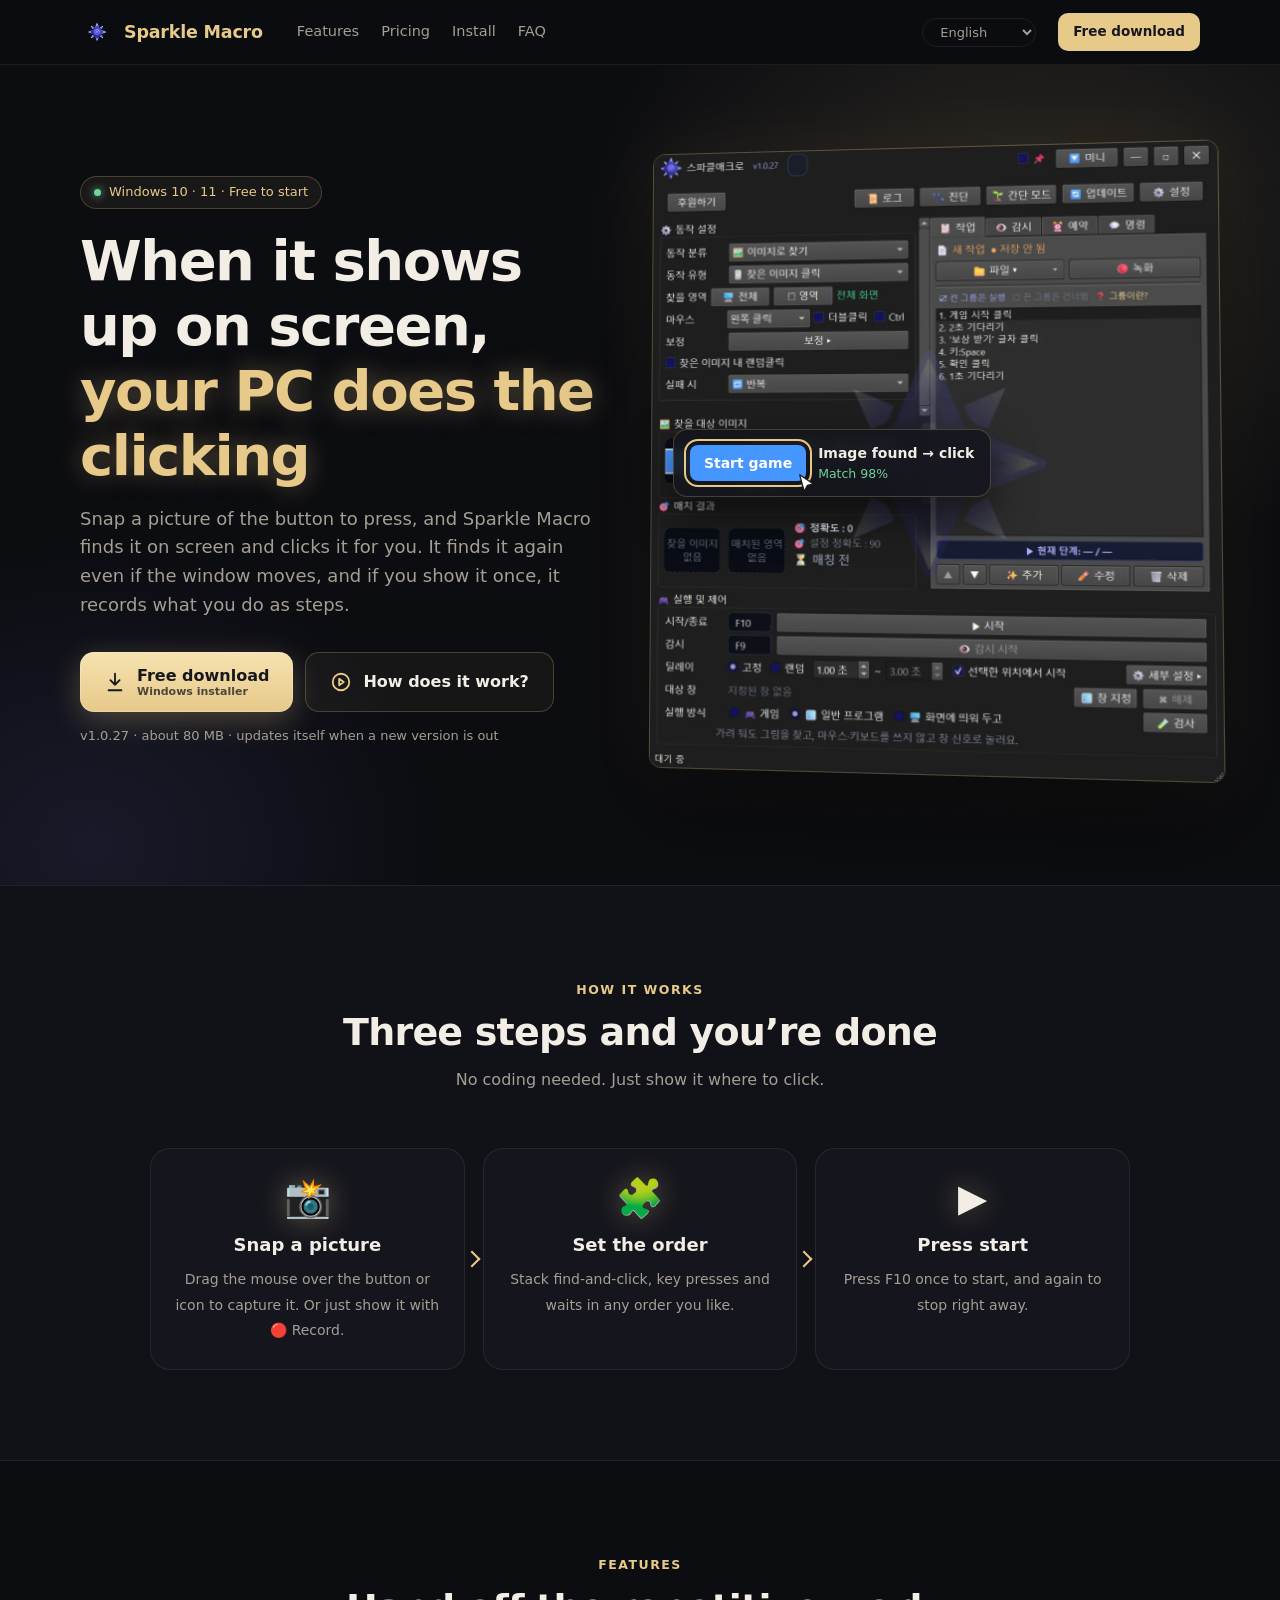
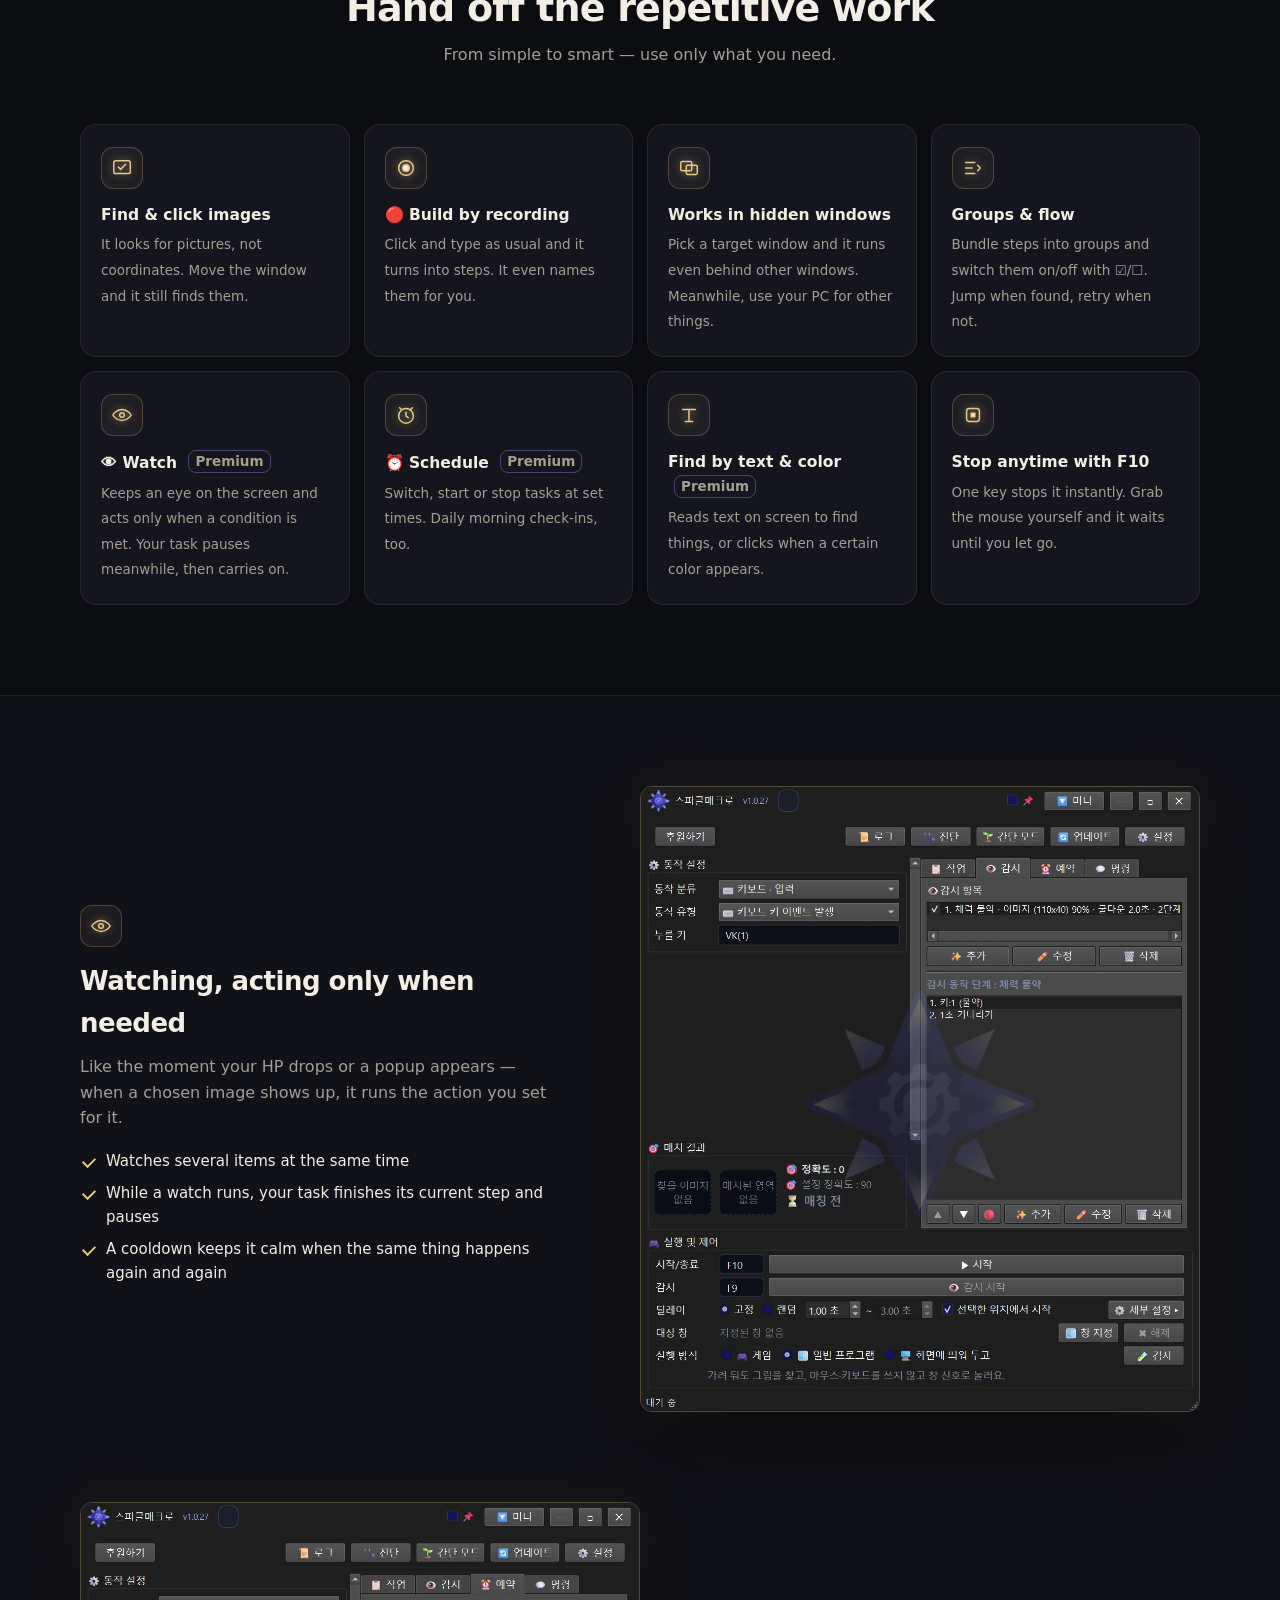
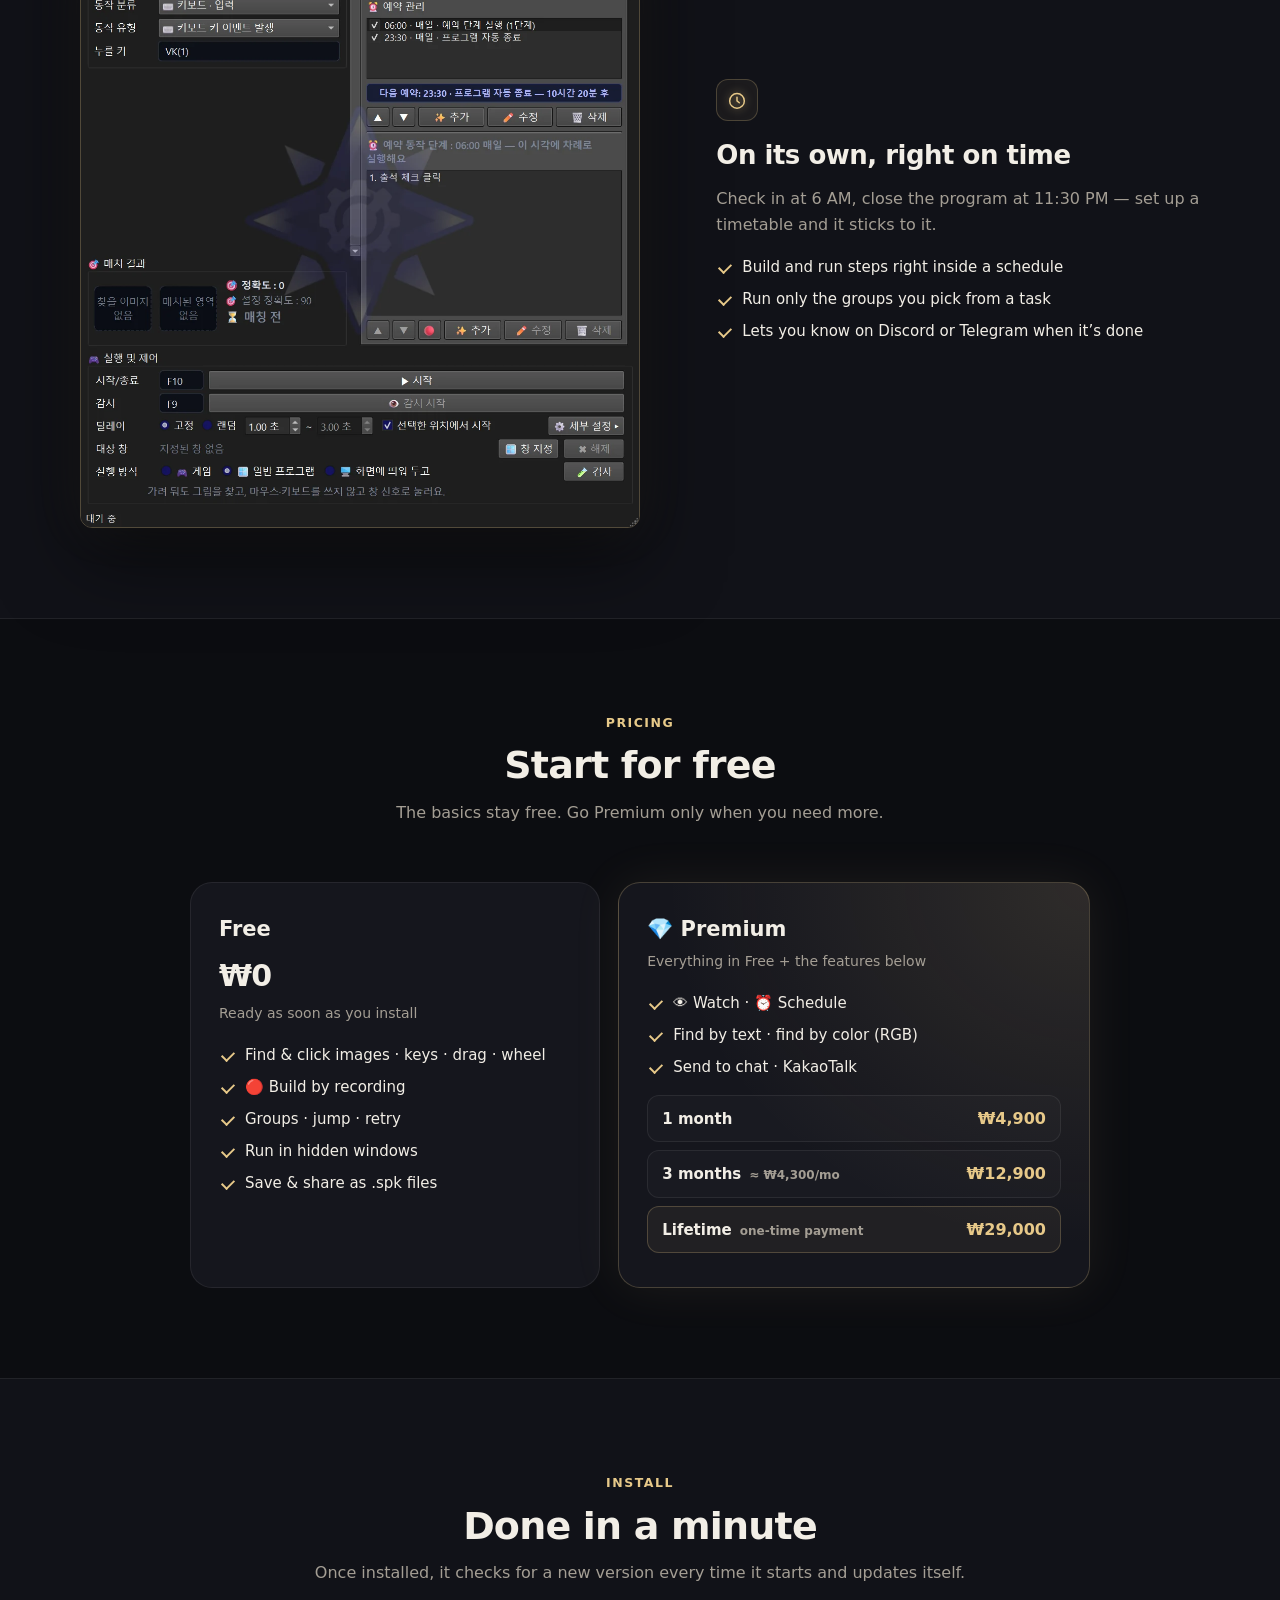
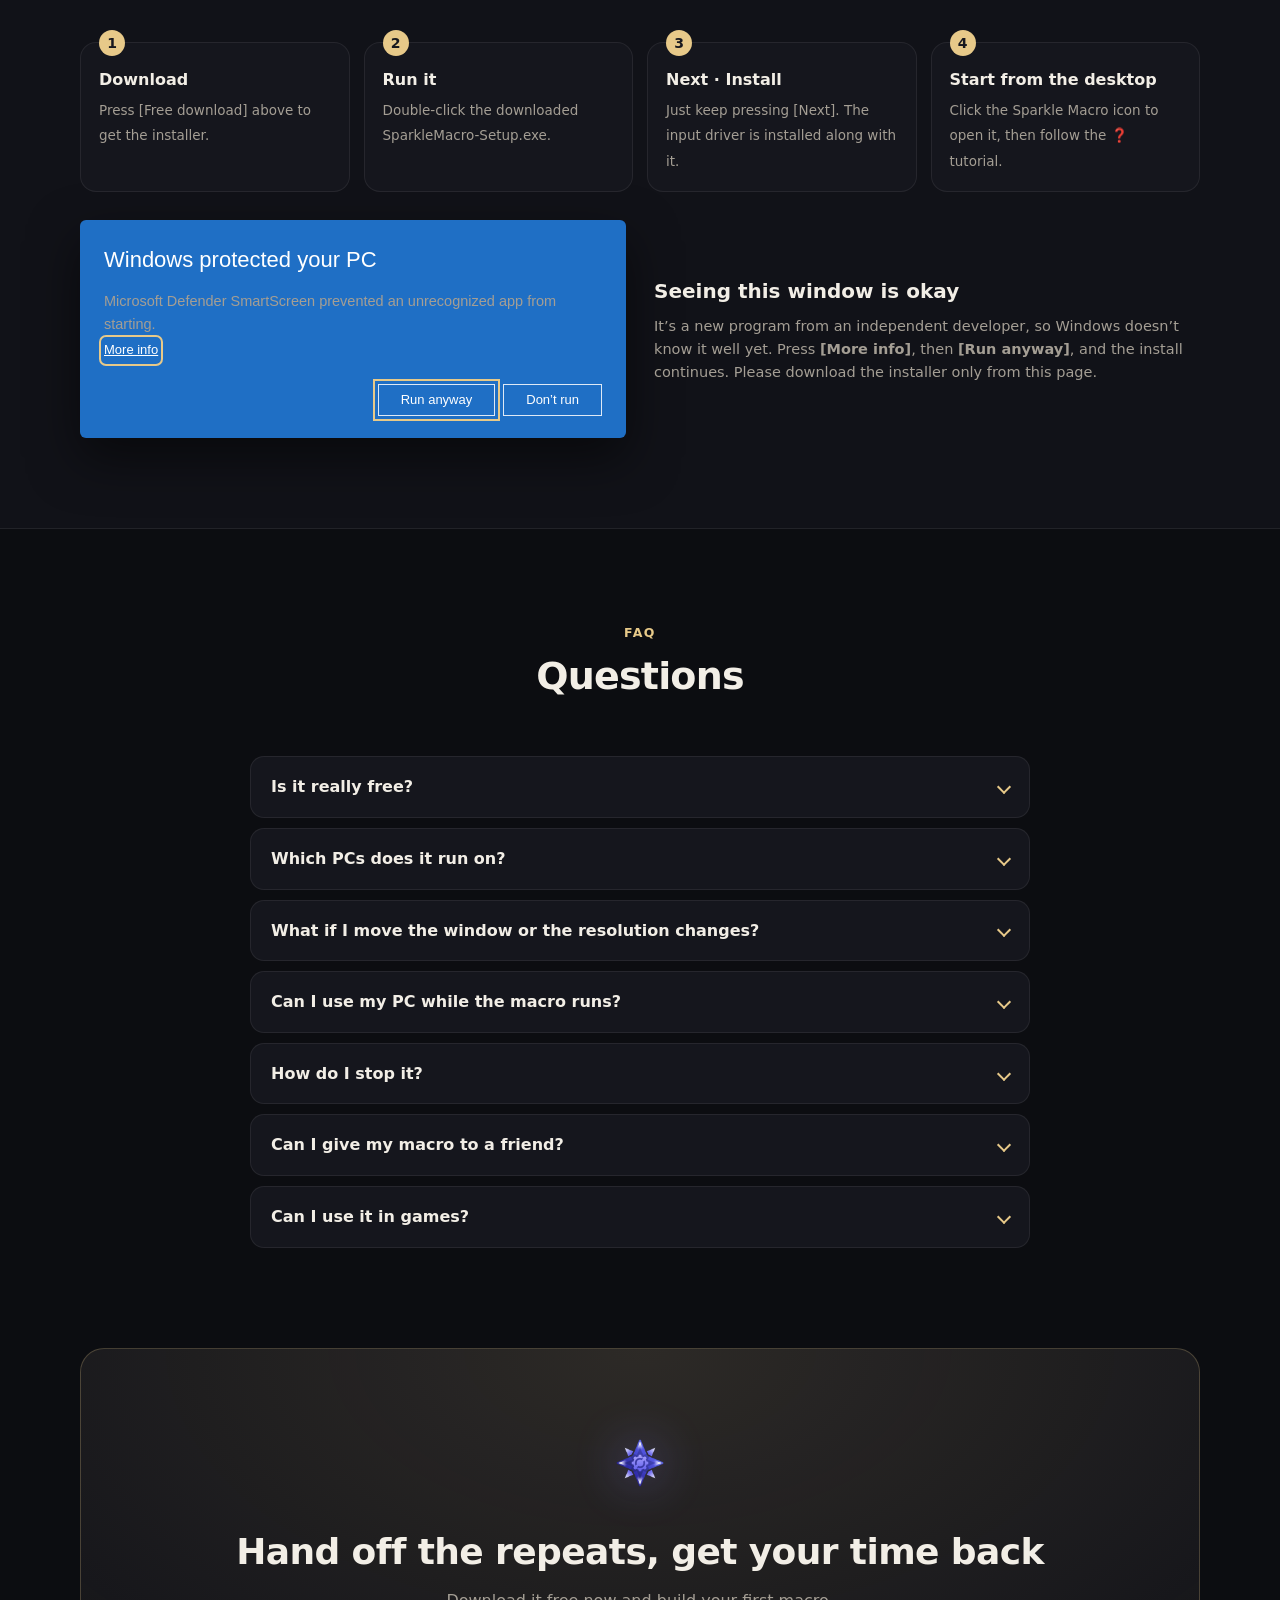
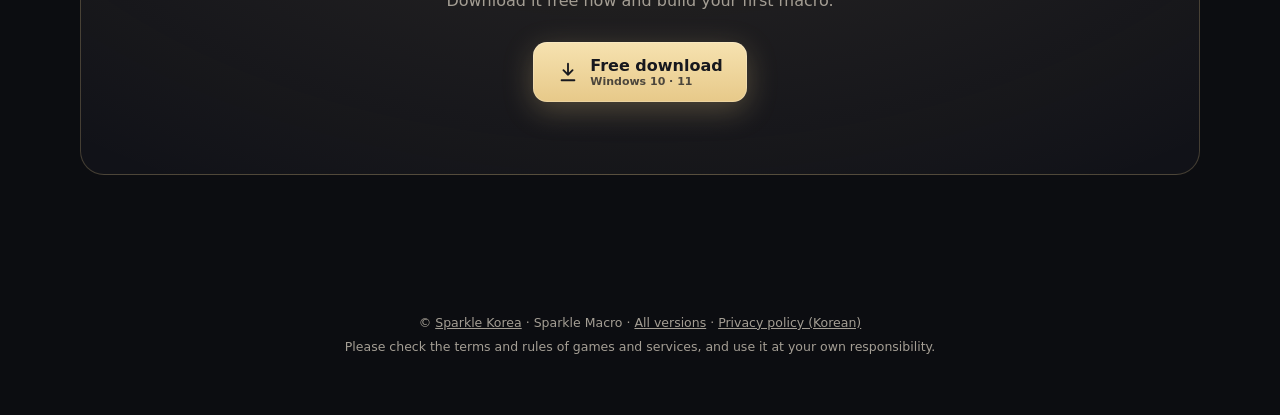
<file: en/index.html>
<!doctype html>
<html lang="en" data-sk-page="en">
<head>
<!-- 자동 생성: tools/site-lang/make-lang-pages.cjs (한국어 index.html 에서 만듦. 이 파일을 직접 고치지 마세요) -->
<meta charset="utf-8">
<meta name="viewport" content="width=device-width,initial-scale=1">
<meta name="color-scheme" content="dark">
<meta name="darkreader-lock">
<title>Sparkle Macro — auto clicker that finds and clicks images</title>
<meta name="description" content="When a picture shows up on screen, your PC clicks it for you. Easy to set up by recording, and it keeps working in hidden windows. A Windows auto clicker you can start for free.">
<link rel="canonical" href="https://macro.sparklekorea.com/en/">
<link rel="alternate" hreflang="ko" href="https://macro.sparklekorea.com/">
<link rel="alternate" hreflang="en" href="https://macro.sparklekorea.com/en/">
<link rel="alternate" hreflang="ja" href="https://macro.sparklekorea.com/ja/">
<link rel="alternate" hreflang="zh-Hans" href="https://macro.sparklekorea.com/zh/">
<link rel="alternate" hreflang="es" href="https://macro.sparklekorea.com/es/">
<link rel="alternate" hreflang="pt" href="https://macro.sparklekorea.com/pt/">
<link rel="alternate" hreflang="de" href="https://macro.sparklekorea.com/de/">
<link rel="alternate" hreflang="x-default" href="https://macro.sparklekorea.com/">
<meta property="og:locale" content="en_US">
<meta property="og:locale:alternate" content="ko_KR">
<meta property="og:locale:alternate" content="ja_JP">
<meta property="og:locale:alternate" content="zh_CN">
<meta property="og:locale:alternate" content="es_ES">
<meta property="og:locale:alternate" content="pt_BR">
<meta property="og:locale:alternate" content="de_DE">
<meta name="naver-site-verification" content="ea3603b24b669458bc153d7611747bbc3c1c218b" />
<meta name="naver-site-verification" content="3b2aebe2d9a48f1d659768ca3a1edcfee66cca50" />
<meta property="og:type" content="website">
<meta property="og:url" content="https://macro.sparklekorea.com/en/">
<meta property="og:title" content="Sparkle Macro — auto clicker that finds and clicks images">
<meta property="og:description" content="Set it up by recording; it keeps working in hidden windows. A Windows auto clicker you can start for free.">
<meta property="og:image" content="https://macro.sparklekorea.com/img/og.jpg">
<meta name="theme-color" content="#0d0e12">
<link rel="icon" href="../icon.png">
<style>
:root{
  --bg:#0c0d11;--bg2:#111218;--card:#15161d;--line:rgba(231,201,137,.24);--line2:rgba(255,255,255,.07);
  --gold:#e7c989;--gold2:#f6e2b0;--text:#f2eee6;--muted:#a49e94;--green:#6fd39a;--violet:#8f86ff;
}
*{box-sizing:border-box}
html{scroll-behavior:smooth}
section,[id]{scroll-margin-top:76px}
#top{scroll-margin-top:0}
body{margin:0;background:var(--bg);color:var(--text);font-family:"Segoe UI",system-ui,"Malgun Gothic","Apple SD Gothic Neo",sans-serif;line-height:1.6;-webkit-font-smoothing:antialiased;overflow-x:hidden;word-break:keep-all}
a{color:var(--gold);text-decoration:none}
img{max-width:100%;height:auto;display:block}
.wrap{max-width:1160px;margin:0 auto;padding:0 20px}
.gold{color:var(--gold);text-shadow:0 0 26px rgba(231,201,137,.35)}

/* 위쪽 줄 */
nav{position:sticky;top:0;z-index:20;background:rgba(12,13,17,.8);backdrop-filter:blur(12px);-webkit-backdrop-filter:blur(12px);border-bottom:1px solid var(--line2)}
nav .wrap{display:flex;align-items:center;gap:22px;height:64px}
.logo{display:flex;align-items:center;gap:10px;font-weight:800;color:var(--gold);font-size:17.5px;letter-spacing:-.2px}
.logo img{width:34px;height:34px;border-radius:9px}
nav .links{display:flex;gap:22px;margin-left:12px}
nav .links a{color:var(--muted);font-size:14.5px}
nav .links a:hover{color:var(--text)}
nav .sp{flex:1}
.navdl{font-size:13.5px;font-weight:800;color:#17181e;background:var(--gold);border-radius:10px;padding:8px 15px}
.lang{font-size:13px;color:var(--muted);cursor:pointer;border:1px solid var(--line2);border-radius:20px;padding:5px 13px;background:transparent;font-family:inherit}
.lang:hover{color:var(--text)}
.lang option{background:var(--bg);color:var(--text)}

/* 버튼 */
.btn{display:inline-flex;align-items:center;gap:11px;padding:14px 24px;border-radius:14px;font-weight:800;font-size:16px;transition:transform .15s,box-shadow .15s,background .15s;white-space:nowrap}
.btn svg{width:22px;height:22px;flex:none}
.btn small{display:block;font-size:11px;font-weight:600;opacity:.75;line-height:1.1}
.btn .t{display:flex;flex-direction:column;align-items:flex-start;line-height:1.25}
.btn-gold{background:linear-gradient(180deg,var(--gold2),var(--gold));color:#17181e;box-shadow:0 8px 30px rgba(231,201,137,.28),inset 0 0 0 1px rgba(255,255,255,.2)}
.btn-gold:hover{transform:translateY(-1px);box-shadow:0 12px 38px rgba(231,201,137,.4)}
.btn-line{border:1px solid var(--line);color:var(--text);background:rgba(231,201,137,.05)}
.btn-line:hover{background:rgba(231,201,137,.1);transform:translateY(-1px)}
.btn-line svg{stroke:var(--gold)}

/* 첫 화면 */
.hero{position:relative;padding:76px 0 90px;overflow:hidden}
.hero:before{content:"";position:absolute;right:-200px;top:-180px;width:900px;height:700px;background:radial-gradient(closest-side,rgba(231,201,137,.14),transparent);pointer-events:none}
.hero:after{content:"";position:absolute;left:-260px;bottom:-260px;width:700px;height:600px;background:radial-gradient(closest-side,rgba(110,120,220,.12),transparent);pointer-events:none}
.hero .wrap{position:relative;z-index:1;display:grid;grid-template-columns:1fr 1.05fr;gap:48px;align-items:center}
.badge{display:inline-flex;align-items:center;gap:8px;font-size:13px;color:var(--gold);border:1px solid var(--line);border-radius:20px;padding:5px 13px;background:rgba(231,201,137,.06)}
.badge i{width:7px;height:7px;border-radius:50%;background:var(--green);box-shadow:0 0 8px var(--green)}
.hero h1{margin:20px 0 16px;font-size:clamp(34px,5.2vw,56px);line-height:1.16;letter-spacing:-1.5px;font-weight:800}
.hero .lead{margin:0;max-width:520px;color:var(--muted);font-size:clamp(15.5px,1.8vw,18px)}
.hero .btns{margin-top:32px;display:flex;flex-wrap:wrap;gap:12px}
.hero .note{margin-top:14px;font-size:13px;color:var(--muted)}
.stage{position:relative;padding:10px 0 30px}
.stage .pc{border-radius:12px;overflow:hidden;border:1px solid rgba(231,201,137,.32);box-shadow:0 34px 90px rgba(0,0,0,.6),0 0 70px rgba(231,201,137,.10);transform:perspective(1600px) rotateY(-8deg) rotateX(3deg);transform-origin:left center;max-width:560px;margin-left:auto}
/* 그림을 찾아 누르는 모습 */
.found{position:absolute;left:4%;top:44%;display:flex;align-items:center;gap:12px;padding:12px 16px;border-radius:14px;background:rgba(21,22,29,.92);border:1px solid var(--line);box-shadow:0 18px 40px rgba(0,0,0,.55);backdrop-filter:blur(6px)}
.found .tg{padding:7px 14px;border-radius:8px;background:#4696ff;color:#fff;font-weight:800;font-size:14px;position:relative;outline:2px solid var(--gold);outline-offset:4px;animation:pick 2.4s ease-in-out infinite}
.found b{display:block;font-size:14px}
.found span{display:block;font-size:12.5px;color:var(--green)}
.cursor{position:absolute;right:-12px;bottom:-14px;width:22px;height:22px;animation:tap 2.4s ease-in-out infinite}
@keyframes pick{0%,100%{outline-color:rgba(231,201,137,.2)}45%,60%{outline-color:var(--gold)}}
@keyframes tap{0%,100%{transform:translate(14px,14px)}45%{transform:translate(0,0)}55%{transform:translate(0,0) scale(.85)}65%{transform:translate(0,0)}}
@media (prefers-reduced-motion:reduce){.found .tg,.cursor{animation:none}}

/* 섹션 공통 */
section{padding:90px 0;position:relative}
.alt{background:var(--bg2);border-top:1px solid var(--line2);border-bottom:1px solid var(--line2)}
.sec-h{text-align:center;max-width:680px;margin:0 auto 56px}
.sec-h small{color:var(--gold);font-weight:800;letter-spacing:1.5px;font-size:12.5px}
.sec-h h2{margin:8px 0 10px;font-size:clamp(26px,3.6vw,38px);letter-spacing:-.8px;line-height:1.25}
.sec-h p{margin:0;color:var(--muted)}

/* 3단계 흐름 */
.flow{display:grid;grid-template-columns:repeat(3,1fr);gap:18px;max-width:980px;margin:0 auto}
.fl{position:relative;text-align:center;padding:30px 22px 26px;border:1px solid var(--line2);border-radius:20px;background:var(--card)}
.fl .em{font-size:38px;line-height:1;margin-bottom:14px;filter:drop-shadow(0 0 14px rgba(231,201,137,.35))}
.fl b{display:block;font-size:18px;margin-bottom:6px}
.fl span{font-size:14px;color:var(--muted)}
.fl:not(:last-child):after{content:"";position:absolute;right:-14px;top:50%;width:10px;height:10px;border-top:2px solid var(--gold);border-right:2px solid var(--gold);transform:translateY(-50%) rotate(45deg);z-index:2}

/* 기능 카드 */
.cards{display:grid;grid-template-columns:repeat(4,1fr);gap:14px}
.card{border:1px solid var(--line2);border-radius:16px;padding:22px 20px;background:var(--card);transition:transform .2s,border-color .2s}
.card:hover{transform:translateY(-3px);border-color:var(--line)}
.ico{width:42px;height:42px;border-radius:12px;border:1px solid var(--line);display:flex;align-items:center;justify-content:center;margin-bottom:14px;background:rgba(231,201,137,.05)}
.ico svg{width:22px;height:22px;stroke:var(--gold);fill:none;stroke-width:1.6;stroke-linecap:round;stroke-linejoin:round;filter:drop-shadow(0 0 4px rgba(231,201,137,.6))}
.card b{display:block;margin-bottom:4px;font-size:15.5px}
.card span{font-size:13.5px;color:var(--muted)}
.tag{display:inline-block;font-size:11px;font-weight:800;color:var(--violet);border:1px solid rgba(143,134,255,.4);border-radius:8px;padding:0 6px;margin-left:6px;vertical-align:2px}

/* 화면 소개 */
.pcrow{display:grid;grid-template-columns:1fr 1.2fr;gap:56px;align-items:center;margin-bottom:90px}
.pcrow:last-child{margin-bottom:0}
.pcrow.rev{grid-template-columns:1.2fr 1fr}
.pcrow.rev .txt{order:2}
.pcrow h3{margin:0 0 10px;font-size:26px;letter-spacing:-.5px}
.pcrow p{margin:0;color:var(--muted)}
.shot{border-radius:12px;overflow:hidden;border:1px solid rgba(231,201,137,.3);box-shadow:0 30px 80px rgba(0,0,0,.55),0 0 50px rgba(231,201,137,.08);max-width:560px}
.pcrow.rev .shot{margin-left:0}
.pcrow:not(.rev) .shot{margin-left:auto}
ul.chk{list-style:none;padding:0;margin:18px 0 0}
ul.chk li{position:relative;padding-left:26px;margin:8px 0;font-size:15px}
ul.chk li:before{content:"";position:absolute;left:3px;top:8px;width:10px;height:6px;border-left:2px solid var(--gold);border-bottom:2px solid var(--gold);transform:rotate(-45deg)}

/* 요금 */
.plans{display:grid;grid-template-columns:1fr 1.15fr;gap:18px;max-width:900px;margin:0 auto}
.plan{border:1px solid var(--line2);border-radius:22px;padding:30px 28px;background:var(--card)}
.plan.pro{border-color:var(--line);background:radial-gradient(90% 90% at 100% 0%,rgba(231,201,137,.12),transparent),var(--card);box-shadow:0 0 50px rgba(231,201,137,.08)}
.plan h3{margin:0 0 4px;font-size:21px}
.plan .pr{font-size:30px;font-weight:800;letter-spacing:-.8px;margin:6px 0 2px}
.plan .pr small{font-size:14px;color:var(--muted);font-weight:600;letter-spacing:0}
.plan .sub{color:var(--muted);font-size:14px}
.prices{display:grid;gap:8px;margin:16px 0 4px}
.prices div{display:flex;justify-content:space-between;align-items:baseline;padding:10px 14px;border:1px solid var(--line2);border-radius:12px;background:rgba(255,255,255,.02)}
.prices div b{font-size:15px}
.prices div span{font-weight:800;color:var(--gold)}
.prices div em{font-style:normal;font-size:12px;color:var(--muted);margin-left:8px}
.prices .best{border-color:var(--line);background:rgba(231,201,137,.06)}

/* 설치 */
.steps{display:grid;grid-template-columns:repeat(4,1fr);gap:14px;counter-reset:s}
.step{position:relative;border:1px solid var(--line2);border-radius:16px;padding:24px 18px 18px;background:var(--card)}
.step:before{counter-increment:s;content:counter(s);position:absolute;top:-13px;left:18px;width:26px;height:26px;border-radius:50%;background:var(--gold);color:#17181e;font-weight:800;font-size:14px;display:flex;align-items:center;justify-content:center}
.step b{display:block;margin-bottom:4px}
.step span{font-size:13.5px;color:var(--muted)}
.ss{margin-top:28px;display:grid;grid-template-columns:1fr 1fr;gap:28px;align-items:center}
.ssbox{border-radius:6px;background:#1f6fc5;color:#fff;padding:22px 24px;font-family:"Segoe UI","Malgun Gothic",sans-serif;box-shadow:0 20px 50px rgba(0,0,0,.5)}
.ssbox h4{margin:0 0 12px;font-size:22px;font-weight:400}
.ssbox p{margin:0 0 10px;font-size:13px}
.ssbox .more{display:inline-block;font-size:13px;text-decoration:underline;outline:2px solid var(--gold);outline-offset:3px;border-radius:2px}
.ssbox .bt{display:flex;justify-content:flex-end;gap:8px;margin-top:22px}
.ssbox .bt span{border:1px solid rgba(255,255,255,.85);padding:5px 22px;font-size:13px}
.ssbox .bt .run{outline:2px solid var(--gold);outline-offset:3px}
.ss h3{margin:0 0 8px;font-size:20px}
.ss p{margin:0;color:var(--muted);font-size:14.5px}

/* 질문 */
.faq{max-width:780px;margin:0 auto}
details{border:1px solid var(--line2);border-radius:14px;background:var(--card);margin-bottom:10px}
summary{cursor:pointer;list-style:none;padding:17px 20px;font-weight:700;display:flex;align-items:center;gap:12px}
summary::-webkit-details-marker{display:none}
summary:after{content:"";margin-left:auto;flex:none;width:8px;height:8px;border-right:2px solid var(--gold);border-bottom:2px solid var(--gold);transform:rotate(45deg);transition:transform .2s}
details[open] summary:after{transform:rotate(-135deg)}
details p{margin:0;padding:0 20px 17px;color:var(--muted);font-size:14.5px}

.final{text-align:center;padding:72px 22px;border:1px solid var(--line);border-radius:24px;background:radial-gradient(80% 120% at 50% 0%,rgba(231,201,137,.13),transparent),var(--bg2)}
.final img{width:84px;height:84px;margin:0 auto 18px;filter:drop-shadow(0 0 24px rgba(143,134,255,.45))}
.final h2{margin:0 0 8px;font-size:clamp(26px,3.6vw,36px);letter-spacing:-.6px}
.final p{margin:0 0 28px;color:var(--muted)}
.final .btns{display:flex;flex-wrap:wrap;justify-content:center;gap:12px}
footer{padding:44px 0 54px;text-align:center;font-size:12.5px;color:var(--muted)}
footer p{margin:4px 0}
footer a{color:var(--muted);text-decoration:underline}

/* 스크롤하면 살짝 떠오르기 */
.rv{opacity:0;transform:translateY(18px);transition:opacity .7s ease,transform .7s ease}
.rv.on{opacity:1;transform:none}
@media (prefers-reduced-motion:reduce){.rv{opacity:1;transform:none;transition:none}}

@media (max-width:980px){
  .hero .wrap{grid-template-columns:1fr}
  .stage{max-width:600px;margin:10px auto 0}
  .pcrow,.pcrow.rev,.ss,.plans{grid-template-columns:1fr}
  .pcrow.rev .txt{order:0}
  .pcrow{gap:26px;margin-bottom:64px}
  .shot,.pcrow:not(.rev) .shot{margin:0 auto}
  .cards,.steps{grid-template-columns:1fr 1fr}
  nav .links{display:none}
}
@media (max-width:640px){
  .flow{grid-template-columns:1fr}
  .fl:not(:last-child):after{right:50%;top:auto;bottom:-14px;transform:translateX(50%) rotate(135deg)}
}
@media (max-width:560px){
  .cards,.steps{grid-template-columns:1fr}
  .navdl{display:none}
  .hero{padding:44px 0 60px}
  .btn{width:100%;justify-content:center}
  .found{left:2%;top:38%;transform:scale(.85);transform-origin:left top}
}
</style>
</head>
<body id="top">

<nav><div class="wrap">
  <a class="logo" href="#top"><img src="../icon.png" alt=""><span data-t="brand">스파클 매크로</span></a>
  <div class="links"><a href="#feat" data-t="nav1">기능</a><a href="#price" data-t="nav2">요금</a><a href="#install" data-t="nav3">설치</a><a href="#faq" data-t="nav4">자주 묻는 질문</a></div>
  <span class="sp"></span>
  <select id="lang" class="lang" aria-label="Language"></select>
  <a class="navdl dl" href="#" data-t="navdl">무료 다운로드</a>
</div></nav>

<header class="hero"><div class="wrap">
  <div>
    <span class="badge"><i></i><span data-t="badge">Windows 10 · 11 · 무료로 시작</span></span>
    <h1 data-t="h1">화면에 그림이 보이면,<br><span class="gold">클릭은 컴퓨터가</span> 해요</h1>
    <p class="lead" data-t="lead">누를 버튼을 그림으로 찍어 두면 스파클 매크로가 화면에서 찾아 대신 눌러 줘요. 창이 조금 움직여도 다시 찾아내고, 직접 해 보이면 그대로 녹화해 단계로 만들어 줘요.</p>
    <div class="btns">
      <a class="btn btn-gold dl" href="#">
        <svg viewBox="0 0 24 24" fill="none" stroke="currentColor" stroke-width="2" stroke-linecap="round" stroke-linejoin="round"><path d="M12 3v12M7 10l5 5 5-5M5 21h14"/></svg>
        <span class="t" data-t="dl1">무료 다운로드<small>Windows 설치 파일</small></span>
      </a>
      <a class="btn btn-line" href="#how">
        <svg viewBox="0 0 24 24" fill="none" stroke-width="2" stroke-linecap="round" stroke-linejoin="round"><circle cx="12" cy="12" r="9"/><path d="M10 8.5l5 3.5-5 3.5z"/></svg>
        <span data-t="how">어떻게 쓰나요?</span>
      </a>
    </div>
    <p class="note" data-t="note">v1.0.27 · 약 80MB · 새 버전은 프로그램이 알아서 업데이트해요</p>
  </div>
  <div class="stage">
    <div class="pc"><img src="../img/main.webp" width="1100" height="1230" alt="스파클 매크로 작업 화면"></div>
    <div class="found">
      <div class="tg"><i data-t="fTg" style="font-style:normal">게임 시작</i>
        <svg class="cursor" viewBox="0 0 24 24"><path d="M4 2l15 10-6.5 1.5L9 20z" fill="#fff" stroke="#17181e" stroke-width="1.4" stroke-linejoin="round"/></svg>
      </div>
      <div><b data-t="fB">그림 찾음 → 클릭</b><span data-t="fS">유사도 98%</span></div>
    </div>
  </div>
</div></header>

<section id="how" class="alt"><div class="wrap">
  <div class="sec-h rv"><small>HOW IT WORKS</small><h2 data-t="howH">세 단계면 끝나요</h2><p data-t="howP">프로그래밍은 몰라도 돼요. 누를 곳을 보여 주기만 하면 돼요.</p></div>
  <div class="flow rv">
    <div class="fl"><div class="em">📸</div><b data-t="f1">그림으로 찍기</b><span data-t="f1d">누를 버튼·아이콘을 마우스로 드래그해서 찍어요. 또는 🔴 녹화로 직접 해 보여요.</span></div>
    <div class="fl"><div class="em">🧩</div><b data-t="f2">순서 정하기</b><span data-t="f2d">그림 찾아 누르기, 키 누르기, 기다리기를 원하는 순서로 쌓아요.</span></div>
    <div class="fl"><div class="em">▶️</div><b data-t="f3">시작 누르기</b><span data-t="f3d">F10 한 번이면 시작, 다시 누르면 바로 멈춰요.</span></div>
  </div>
</div></section>

<section id="feat"><div class="wrap">
  <div class="sec-h rv"><small>FEATURES</small><h2 data-t="featH">반복 작업을 맡겨 두세요</h2><p data-t="featP">쉬운 것부터 똑똑한 것까지, 필요한 만큼만 꺼내 쓰세요.</p></div>
  <div class="cards rv">
    <div class="card"><div class="ico"><svg viewBox="0 0 24 24"><rect x="3" y="4" width="18" height="14" rx="2"/><path d="M8 11l2.5 2.5L16 8"/></svg></div><b data-t="c1">그림 찾아 누르기</b><span data-t="c1d">좌표가 아니라 그림으로 찾아요. 창을 옮겨도 다시 찾아내요.</span></div>
    <div class="card"><div class="ico"><svg viewBox="0 0 24 24"><circle cx="12" cy="12" r="8"/><circle cx="12" cy="12" r="3.5" fill="currentColor"/></svg></div><b data-t="c2">🔴 녹화로 만들기</b><span data-t="c2d">직접 클릭·키 입력을 해 보이면 그대로 단계가 돼요. 이름도 알아서 지어요.</span></div>
    <div class="card"><div class="ico"><svg viewBox="0 0 24 24"><rect x="3" y="5" width="12" height="10" rx="1.5"/><rect x="9" y="9" width="12" height="10" rx="1.5"/></svg></div><b data-t="c3">가려 둔 창에서도</b><span data-t="c3d">대상 창을 정하면 다른 창 뒤에 숨겨 둔 채로 돌려요. 그동안 PC는 다른 일에.</span></div>
    <div class="card"><div class="ico"><svg viewBox="0 0 24 24"><path d="M4 6h10M4 12h7M4 18h10"/><path d="M17 9l3 3-3 3"/></svg></div><b data-t="c4">그룹·흐름 정리</b><span data-t="c4d">단계를 그룹으로 묶고 ☑/☐ 로 켜고 꺼요. 찾으면 이동, 못 찾으면 다시 하기도.</span></div>
    <div class="card"><div class="ico"><svg viewBox="0 0 24 24"><path d="M2 12s3.5-6 10-6 10 6 10 6-3.5 6-10 6S2 12 2 12z"/><circle cx="12" cy="12" r="2.5"/></svg></div><b data-t="c5">👁 감시 <span class="tag">프리미엄</span></b><span data-t="c5d">화면을 지켜보다 조건이 맞을 때만 실행해요. 그동안 작업은 잠시 멈췄다 이어서.</span></div>
    <div class="card"><div class="ico"><svg viewBox="0 0 24 24"><circle cx="12" cy="13" r="8"/><path d="M12 9v4l2.5 2M5 4l2 2M19 4l-2 2"/></svg></div><b data-t="c6">⏰ 예약 <span class="tag">프리미엄</span></b><span data-t="c6d">정한 시각에 작업을 바꾸거나 시작·종료해요. 매일 아침 출석 체크도.</span></div>
    <div class="card"><div class="ico"><svg viewBox="0 0 24 24"><path d="M5 6h14M12 6v13M8 19h8"/></svg></div><b data-t="c7">문자·색으로 찾기 <span class="tag">프리미엄</span></b><span data-t="c7d">화면 속 글자를 읽어 찾거나, 특정 색이 보일 때 눌러요.</span></div>
    <div class="card"><div class="ico"><svg viewBox="0 0 24 24"><rect x="5" y="5" width="14" height="14" rx="3"/><path d="M10 10h4v4h-4z" fill="currentColor"/></svg></div><b data-t="c8">언제든 F10 정지</b><span data-t="c8d">키 하나로 즉시 멈춰요. 마우스를 직접 잡으면 손을 뗄 때까지 기다려요.</span></div>
  </div>
</div></section>

<section class="alt"><div class="wrap">
  <div class="pcrow rv">
    <div class="txt">
      <div class="ico"><svg viewBox="0 0 24 24"><path d="M2 12s3.5-6 10-6 10 6 10 6-3.5 6-10 6S2 12 2 12z"/><circle cx="12" cy="12" r="2.5"/></svg></div>
      <h3 data-t="w1h">지켜보다가, 필요할 때만</h3>
      <p data-t="w1p">체력이 낮아지거나 알림 창이 뜨는 순간처럼, 정해 둔 그림이 보이면 그때만 따로 정한 동작을 해요.</p>
      <ul class="chk">
        <li data-t="w1a">여러 감시 항목을 동시에 지켜봐요</li>
        <li data-t="w1b">감시가 도는 동안 작업은 하던 단계를 마치고 잠시 멈춰요</li>
        <li data-t="w1c">같은 상황이 연달아 와도 쉬는 시간(쿨다운)으로 조절해요</li>
      </ul>
    </div>
    <div class="shot"><img src="../img/watch.webp" width="1100" height="1230" alt="감시 화면" loading="lazy"></div>
  </div>
  <div class="pcrow rev rv">
    <div class="txt">
      <div class="ico"><svg viewBox="0 0 24 24"><circle cx="12" cy="13" r="8"/><path d="M12 9v4l2.5 2"/></svg></div>
      <h3 data-t="w2h">정한 시각에 알아서</h3>
      <p data-t="w2p">아침 6시엔 출석 체크, 밤 11시 30분엔 프로그램 종료처럼 시간표를 짜 두면 그대로 해요.</p>
      <ul class="chk">
        <li data-t="w2a">예약 안에 단계를 바로 만들어 실행해요</li>
        <li data-t="w2b">작업 중 원하는 그룹만 골라 실행할 수 있어요</li>
        <li data-t="w2c">끝나면 디스코드·텔레그램으로 알려 줘요</li>
      </ul>
    </div>
    <div class="shot"><img src="../img/schedule.webp" width="1100" height="1230" alt="예약 화면" loading="lazy"></div>
  </div>
</div></section>

<section id="price"><div class="wrap">
  <div class="sec-h rv"><small>PRICING</small><h2 data-t="priceH">무료로 시작하세요</h2><p data-t="priceP">기본 기능은 계속 무료예요. 더 필요할 때만 프리미엄으로.</p></div>
  <div class="plans rv">
    <div class="plan">
      <h3 data-t="pFree">무료</h3>
      <div class="pr" data-t="pFreePr">0원</div>
      <div class="sub" data-t="pFreeSub">설치하면 바로</div>
      <ul class="chk">
        <li data-t="pf1">그림 찾아 누르기 · 키 · 드래그 · 휠</li>
        <li data-t="pf2">🔴 녹화로 만들기</li>
        <li data-t="pf3">그룹 · 이동 · 다시 하기</li>
        <li data-t="pf4">가려 둔 창에서 돌리기</li>
        <li data-t="pf5">.spk 파일로 저장 · 공유</li>
      </ul>
    </div>
    <div class="plan pro">
      <h3 data-t="pPro">💎 프리미엄</h3>
      <div class="sub" data-t="pProSub">무료 기능 전부 + 아래 기능</div>
      <ul class="chk">
        <li data-t="pp1">👁 감시 · ⏰ 예약</li>
        <li data-t="pp2">문자로 찾기 · 색(RGB)으로 찾기</li>
        <li data-t="pp3">채팅 · 카카오톡 보내기</li>
      </ul>
      <div class="prices">
        <div><b data-t="pm1">1개월</b><span data-t="pm1p">4,900원</span></div>
        <div><b data-t="pm3">3개월<em>월 4,300원꼴</em></b><span data-t="pm3p">12,900원</span></div>
        <div class="best"><b data-t="pLife">평생<em>한 번 결제</em></b><span data-t="pLifep">29,000원</span></div>
      </div>
    </div>
  </div>
</div></section>

<section id="install" class="alt"><div class="wrap">
  <div class="sec-h rv"><small>INSTALL</small><h2 data-t="instH">1분이면 끝나요</h2><p data-t="instP">설치 후에는 켤 때마다 새 버전을 확인하고 알아서 업데이트해요.</p></div>
  <div class="steps rv">
    <div class="step"><b data-t="s1">내려받기</b><span data-t="s1d">위의 [무료 다운로드] 를 눌러 설치 파일을 받아요.</span></div>
    <div class="step"><b data-t="s2">실행하기</b><span data-t="s2d">받은 SparkleMacro-Setup.exe 를 더블클릭해요.</span></div>
    <div class="step"><b data-t="s3">다음 · 설치</b><span data-t="s3d">안내대로 [다음] 만 누르면 돼요. 입력 드라이버도 함께 설치돼요.</span></div>
    <div class="step"><b data-t="s4">바탕화면에서 시작</b><span data-t="s4d">스파클 매크로 아이콘을 눌러 켜고, ❓ 튜토리얼을 따라 해 보세요.</span></div>
  </div>
  <div class="ss rv">
    <div class="ssbox" aria-hidden="true">
      <h4 data-t="ssH4">Windows의 PC 보호</h4>
      <p data-t="ssP">Microsoft Defender SmartScreen에서 인식할 수 없는 앱의 시작을 차단했습니다.</p>
      <span class="more" data-t="ssMore">추가 정보</span>
      <div class="bt"><span class="run" data-t="ssRun">실행</span><span data-t="ssNo">실행 안 함</span></div>
    </div>
    <div>
      <h3 data-t="ssH">이 창이 나와도 괜찮아요</h3>
      <p data-t="ssBody">새로 나온 개인 개발 프로그램이라 Windows가 아직 잘 몰라서 띄우는 창이에요. <b>[추가 정보]</b> 를 누른 뒤 <b>[실행]</b> 을 누르면 설치가 이어져요. 설치 파일은 꼭 이 페이지에서만 받아 주세요.</p>
    </div>
  </div>
</div></section>

<section id="faq"><div class="wrap">
  <div class="sec-h rv"><small>FAQ</small><h2 data-t="faqH">궁금한 점</h2></div>
  <div class="faq rv">
    <details><summary data-t="q1">정말 무료인가요?</summary><p data-t="a1">네. 그림 찾아 누르기, 녹화, 그룹, 가려 둔 창에서 돌리기 같은 기본 기능은 기간 제한 없이 무료예요. 감시·예약·문자/색 찾기·메시지 보내기가 필요할 때만 프리미엄을 쓰면 돼요.</p></details>
    <details><summary data-t="q2">어떤 PC에서 되나요?</summary><p data-t="a2">Windows 10 · 11 (64비트) 에서 돼요. 맥과 휴대폰은 지원하지 않아요.</p></details>
    <details><summary data-t="q3">창을 옮기거나 해상도가 달라도 되나요?</summary><p data-t="a3">좌표가 아니라 그림으로 찾기 때문에 창 위치가 바뀌어도 다시 찾아내요. 화면 배율이나 해상도가 크게 바뀌면 그림을 한 번 다시 찍어 주세요.</p></details>
    <details><summary data-t="q4">매크로가 도는 동안 컴퓨터를 써도 되나요?</summary><p data-t="a4">대상 창을 지정하고 실행 방식을 고르면 그 창을 가려 둔 채로 돌릴 수 있어요. 실제 마우스를 쓰는 방식이라도 사용자가 마우스·키보드를 잡으면 손을 뗄 때까지 기다렸다가 이어서 해요.</p></details>
    <details><summary data-t="q5">멈추고 싶을 땐요?</summary><p data-t="a5">F10 을 누르면 바로 멈춰요. 단축키는 설정에서 바꿀 수 있어요.</p></details>
    <details><summary data-t="q6">만든 매크로를 친구에게 줄 수 있나요?</summary><p data-t="a6">[📁 파일 ▾] → 저장하면 단계와 그림이 .spk 파일 하나에 담겨요. 그 파일을 보내 주면 그대로 불러와 쓸 수 있어요.</p></details>
    <details><summary data-t="q7">게임에 써도 되나요?</summary><p data-t="a7">게임이나 서비스마다 자동 입력 프로그램을 금지하는 약관이 있을 수 있어요. 쓰려는 곳의 약관과 규정을 먼저 확인하고, 본인 책임 아래 사용해 주세요.</p></details>
  </div>
</div></section>

<section style="padding-top:0"><div class="wrap">
  <div class="final rv">
    <img src="../icon.png" alt="">
    <h2 data-t="finH">반복은 맡기고, 시간은 돌려받으세요</h2>
    <p data-t="finP">지금 무료로 받아서 첫 매크로를 만들어 보세요.</p>
    <div class="btns">
      <a class="btn btn-gold dl" href="#">
        <svg viewBox="0 0 24 24" fill="none" stroke="currentColor" stroke-width="2" stroke-linecap="round" stroke-linejoin="round"><path d="M12 3v12M7 10l5 5 5-5M5 21h14"/></svg>
        <span class="t" data-t="dl2">무료 다운로드<small>Windows 10 · 11</small></span>
      </a>
    </div>
  </div>
</div></section>

<footer><div class="wrap">
  <p>© <a href="https://sparklekorea.com/">Sparkle Korea</a> · <span data-t="brand">스파클 매크로</span> · <a href="https://github.com/sparklekorea/macro-pc/releases" data-t="ftAll">모든 버전</a> · <a href="../privacy.html" data-t="ftPriv">개인정보처리방침</a></p>
  <p data-t="ftNote">게임·서비스의 약관과 규정을 확인한 뒤 본인 책임 아래 사용해 주세요.</p>
</div></footer>

<script>
// 다운로드: 언제나 최신 설치 파일
var DL = 'https://github.com/sparklekorea/macro-pc/releases/latest/download/SparkleMacro-Setup.exe';
document.querySelectorAll('.dl').forEach(function (a) { a.href = DL; });
// 스크롤하면 살짝 떠오르기
var io = 'IntersectionObserver' in window ? new IntersectionObserver(function (es) {
  es.forEach(function (e) { if (e.isIntersecting) { e.target.classList.add('on'); io.unobserve(e.target); } });
}, { threshold: .12 }) : null;
document.querySelectorAll('.rv').forEach(function (el) { io ? io.observe(el) : el.classList.add('on'); });

// ===== 스파클코리아 공통 언어 처리 (sparklekorea.com · calendar · macro · dmx 모두 같은 코드) =====
// 고른 언어를 sparklekorea.com 전체가 함께 기억합니다 (쿠키 domain=.sparklekorea.com).
// 다른 스파클코리아 사이트로 가는 링크에는 ?lang= 을 붙여서, 사이트를 옮겨도 언어가 그대로입니다.
// 처음 오면 브라우저 언어 → 지원 안 하는 언어면 영어.
var SK_LANGS = [['ko', '한국어'], ['en', 'English'], ['ja', '日本語'], ['zh', '中文'], ['es', 'Español'], ['pt', 'Português'], ['de', 'Deutsch']];
function skOk(x) { return SK_LANGS.some(function (l) { return l[0] === x; }); }
function skDetect() {
  var q = null;
  try { q = new URLSearchParams(location.search).get('lang'); } catch (e) {}
  if (skOk(q)) return q;
  var pl = document.documentElement.getAttribute('data-sk-page');
  if (skOk(pl)) return pl;
  var m = document.cookie.match(/(?:^|; )sk_lang=([a-z]{2})/);
  if (m && skOk(m[1])) return m[1];
  try { var s = localStorage.getItem('lang'); if (skOk(s)) return s; } catch (e) {}
  var n = String(navigator.language || 'en').slice(0, 2).toLowerCase();
  return skOk(n) ? n : 'en';
}
function skSave(l) {
  var dom = /(^|\.)sparklekorea\.com$/.test(location.hostname) ? '; domain=.sparklekorea.com' : '';
  document.cookie = 'sk_lang=' + l + dom + '; path=/; max-age=31536000; SameSite=Lax';
  try { localStorage.setItem('lang', l); } catch (e) {}
}
// 스파클코리아 사이트끼리 가는 링크에 지금 언어를 붙임 (?lang=xx)
function skLinks(l) {
  document.querySelectorAll('a[href]').forEach(function (a) {
    try {
      var u = new URL(a.getAttribute('href'), location.href);
      if (!/(^|\.)sparklekorea\.com$/.test(u.hostname) || u.hostname === location.hostname) return;
      var p = u.pathname, lp = (p.length === 4 && p.charAt(0) === '/' && p.charAt(3) === '/') ? p.slice(1, 3) : null; if (p === '/' || (lp && skOk(lp))) { u.pathname = l === 'ko' ? '/' : '/' + l + '/'; u.searchParams.delete('lang'); if (l === 'ko') u.searchParams.set('lang', 'ko'); } /* sk-lang-path */ else u.searchParams.set('lang', l);
      a.href = u.toString();
    } catch (e) {}
  });
}
// <select id="lang" class="lang"> 를 7개 언어로 채우고, 바꾸면 onChange(언어) 를 부름
function skPicker(sel, cur, onChange) {
  sel.innerHTML = SK_LANGS.map(function (l) { return '<option value="' + l[0] + '"' + (l[0] === cur ? ' selected' : '') + '>' + l[1] + '</option>'; }).join('');
  sel.onchange = function () { skSave(sel.value); var pg = document.documentElement.getAttribute('data-sk-page'); if (pg) { try { history.replaceState(null, '', sel.value === 'ko' ? '../' : '../' + sel.value + '/'); document.documentElement.setAttribute('data-sk-page', sel.value === 'ko' ? '' : sel.value); } catch (e) {} } /* sk-lang-url */ onChange(sel.value); };
}
// ===== 공통 언어 처리 끝 =====

// ===== 언어 =====
// 한국어는 지금 화면 글자를 그대로 모아 둠
var KO = {};
document.querySelectorAll('[data-t]').forEach(function (el) { KO[el.getAttribute('data-t')] = el.innerHTML; });
var TITLE = {
  ko: document.title,
  en: 'Sparkle Macro — auto clicker that finds and clicks images',
  ja: 'Sparkle Macro — 画像を見つけて代わりにクリックする自動クリック',
  zh: 'Sparkle Macro — 找到图片替你点击的自动点击器',
  es: 'Sparkle Macro — autoclicker que encuentra imágenes y hace clic',
  pt: 'Sparkle Macro — autoclicker que encontra imagens e clica por você',
  de: 'Sparkle Macro — Autoklicker, der Bilder findet und klickt'
};
// 모든 외국어에 같은 값 (브랜드·가격)
var COMMON = { brand: 'Sparkle Macro', pFreePr: '₩0', pm1p: '₩4,900', pm3p: '₩12,900', pLifep: '₩29,000' };
var T = {
  en: {
    nav1: 'Features', nav2: 'Pricing', nav3: 'Install', nav4: 'FAQ', navdl: 'Free download',
    badge: 'Windows 10 · 11 · Free to start',
    h1: 'When it shows up on screen,<br><span class="gold">your PC does the clicking</span>',
    lead: 'Snap a picture of the button to press, and Sparkle Macro finds it on screen and clicks it for you. It finds it again even if the window moves, and if you show it once, it records what you do as steps.',
    dl1: 'Free download<small>Windows installer</small>', how: 'How does it work?',
    note: 'v1.0.27 · about 80 MB · updates itself when a new version is out',
    fTg: 'Start game', fB: 'Image found → click', fS: 'Match 98%',
    howH: 'Three steps and you’re done', howP: 'No coding needed. Just show it where to click.',
    f1: 'Snap a picture', f1d: 'Drag the mouse over the button or icon to capture it. Or just show it with 🔴 Record.',
    f2: 'Set the order', f2d: 'Stack find-and-click, key presses and waits in any order you like.',
    f3: 'Press start', f3d: 'Press F10 once to start, and again to stop right away.',
    featH: 'Hand off the repetitive work', featP: 'From simple to smart — use only what you need.',
    c1: 'Find &amp; click images', c1d: 'It looks for pictures, not coordinates. Move the window and it still finds them.',
    c2: '🔴 Build by recording', c2d: 'Click and type as usual and it turns into steps. It even names them for you.',
    c3: 'Works in hidden windows', c3d: 'Pick a target window and it runs even behind other windows. Meanwhile, use your PC for other things.',
    c4: 'Groups &amp; flow', c4d: 'Bundle steps into groups and switch them on/off with ☑/☐. Jump when found, retry when not.',
    c5: '👁 Watch <span class="tag">Premium</span>', c5d: 'Keeps an eye on the screen and acts only when a condition is met. Your task pauses meanwhile, then carries on.',
    c6: '⏰ Schedule <span class="tag">Premium</span>', c6d: 'Switch, start or stop tasks at set times. Daily morning check-ins, too.',
    c7: 'Find by text &amp; color <span class="tag">Premium</span>', c7d: 'Reads text on screen to find things, or clicks when a certain color appears.',
    c8: 'Stop anytime with F10', c8d: 'One key stops it instantly. Grab the mouse yourself and it waits until you let go.',
    w1h: 'Watching, acting only when needed', w1p: 'Like the moment your HP drops or a popup appears — when a chosen image shows up, it runs the action you set for it.',
    w1a: 'Watches several items at the same time', w1b: 'While a watch runs, your task finishes its current step and pauses', w1c: 'A cooldown keeps it calm when the same thing happens again and again',
    w2h: 'On its own, right on time', w2p: 'Check in at 6 AM, close the program at 11:30 PM — set up a timetable and it sticks to it.',
    w2a: 'Build and run steps right inside a schedule', w2b: 'Run only the groups you pick from a task', w2c: 'Lets you know on Discord or Telegram when it’s done',
    priceH: 'Start for free', priceP: 'The basics stay free. Go Premium only when you need more.',
    pFree: 'Free', pFreeSub: 'Ready as soon as you install',
    pf1: 'Find &amp; click images · keys · drag · wheel', pf2: '🔴 Build by recording', pf3: 'Groups · jump · retry', pf4: 'Run in hidden windows', pf5: 'Save &amp; share as .spk files',
    pPro: '💎 Premium', pProSub: 'Everything in Free + the features below',
    pp1: '👁 Watch · ⏰ Schedule', pp2: 'Find by text · find by color (RGB)', pp3: 'Send to chat · KakaoTalk',
    pm1: '1 month', pm3: '3 months<em>≈ ₩4,300/mo</em>', pLife: 'Lifetime<em>one-time payment</em>',
    instH: 'Done in a minute', instP: 'Once installed, it checks for a new version every time it starts and updates itself.',
    s1: 'Download', s1d: 'Press [Free download] above to get the installer.',
    s2: 'Run it', s2d: 'Double-click the downloaded SparkleMacro-Setup.exe.',
    s3: 'Next · Install', s3d: 'Just keep pressing [Next]. The input driver is installed along with it.',
    s4: 'Start from the desktop', s4d: 'Click the Sparkle Macro icon to open it, then follow the ❓ tutorial.',
    ssH4: 'Windows protected your PC', ssP: 'Microsoft Defender SmartScreen prevented an unrecognized app from starting.', ssMore: 'More info', ssRun: 'Run anyway', ssNo: 'Don’t run',
    ssH: 'Seeing this window is okay',
    ssBody: 'It’s a new program from an independent developer, so Windows doesn’t know it well yet. Press <b>[More info]</b>, then <b>[Run anyway]</b>, and the install continues. Please download the installer only from this page.',
    faqH: 'Questions',
    q1: 'Is it really free?', a1: 'Yes. Basic features like find &amp; click images, recording, groups and running in hidden windows are free with no time limit. You only need Premium for watch, schedule, text/color search and sending messages.',
    q2: 'Which PCs does it run on?', a2: 'Windows 10 · 11 (64-bit). Mac and phones are not supported.',
    q3: 'What if I move the window or the resolution changes?', a3: 'It finds things by picture, not coordinates, so it finds them again even when the window moves. If the display scale or resolution changes a lot, just capture the pictures again.',
    q4: 'Can I use my PC while the macro runs?', a4: 'Set a target window and pick a run mode, and it can run with that window hidden. Even in real-mouse mode, if you grab the mouse or keyboard, it waits until you let go and then carries on.',
    q5: 'How do I stop it?', a5: 'Press F10 and it stops right away. You can change the shortcut in Settings.',
    q6: 'Can I give my macro to a friend?', a6: 'Save it via [📁 File ▾] and the steps and pictures go into a single .spk file. Send that file and they can load and use it as is.',
    q7: 'Can I use it in games?', a7: 'Some games and services have terms that ban automated input programs. Check the terms and rules of wherever you plan to use it first, and use it at your own responsibility.',
    finH: 'Hand off the repeats, get your time back', finP: 'Download it free now and build your first macro.',
    dl2: 'Free download<small>Windows 10 · 11</small>',
    ftAll: 'All versions', ftPriv: 'Privacy policy (Korean)', ftNote: 'Please check the terms and rules of games and services, and use it at your own responsibility.'
  },
  ja: {
    nav1: '機能', nav2: '料金', nav3: 'インストール', nav4: 'よくある質問', navdl: '無料ダウンロード',
    badge: 'Windows 10 · 11 · 無料で始められる',
    h1: '画面に画像が見えたら、<br><span class="gold">クリックはPCにおまかせ</span>',
    lead: '押したいボタンを画像で撮っておくと、Sparkle Macro が画面から見つけて代わりに押してくれます。ウィンドウが少し動いても見つけ直し、一度やって見せればそのまま録画してステップにしてくれます。',
    dl1: '無料ダウンロード<small>Windows インストーラー</small>', how: '使い方は？',
    note: 'v1.0.27 · 約80MB · 新しいバージョンは自動でアップデート',
    fTg: 'ゲーム開始', fB: '画像を発見 → クリック', fS: '一致度 98%',
    howH: '3ステップで完了', howP: 'プログラミングの知識は不要。押す場所を見せるだけです。',
    f1: '画像で撮る', f1d: '押したいボタンやアイコンをマウスでドラッグして撮影。または 🔴 録画で実際にやって見せます。',
    f2: '順番を決める', f2d: '画像を探して押す、キーを押す、待つを好きな順に積み重ねます。',
    f3: 'スタートを押す', f3d: 'F10 を1回押せばスタート、もう一度押せばすぐ停止。',
    featH: '繰り返し作業はおまかせ', featP: 'かんたんなものから賢いものまで、必要な分だけどうぞ。',
    c1: '画像を探してクリック', c1d: '座標ではなく画像で探します。ウィンドウを動かしても見つけ直します。',
    c2: '🔴 録画で作成', c2d: 'クリックやキー入力をやって見せれば、そのままステップに。名前も自動で付けます。',
    c3: '隠したウィンドウでも', c3d: '対象ウィンドウを決めれば、ほかのウィンドウの裏に隠したまま動かせます。その間PCは別の作業に。',
    c4: 'グループ・フロー整理', c4d: 'ステップをグループにまとめ、☑/☐ でオン・オフ。見つかったら移動、見つからなければやり直しも。',
    c5: '👁 監視 <span class="tag">プレミアム</span>', c5d: '画面を見張り、条件が合ったときだけ実行。その間、作業は一時停止してから再開します。',
    c6: '⏰ 予約 <span class="tag">プレミアム</span>', c6d: '決めた時刻に作業を切り替えたり、開始・終了したり。毎朝のログインボーナスも。',
    c7: '文字・色で探す <span class="tag">プレミアム</span>', c7d: '画面の文字を読んで探したり、特定の色が見えたら押したりします。',
    c8: 'いつでも F10 で停止', c8d: 'キーひとつですぐ停止。マウスを自分で握ると、手を離すまで待ちます。',
    w1h: '見張って、必要なときだけ', w1p: '体力が減ったときや通知ウィンドウが出た瞬間のように、決めた画像が見えたときだけ、別に決めた動作をします。',
    w1a: '複数の監視項目を同時に見張ります', w1b: '監視中、作業は今のステップを終えて一時停止します', w1c: '同じ状況が続いても待ち時間（クールダウン）で調整できます',
    w2h: '決めた時刻に自動で', w2p: '朝6時にログインボーナス、夜11時30分にプログラム終了のように、時間割を組めばそのとおりに動きます。',
    w2a: '予約の中で直接ステップを作って実行', w2b: '作業の中から好きなグループだけ選んで実行できます', w2c: '終わったら Discord・Telegram でお知らせ',
    priceH: '無料で始めましょう', priceP: '基本機能はずっと無料。もっと必要なときだけプレミアムに。',
    pFree: '無料', pFreeSub: 'インストールしてすぐ',
    pf1: '画像を探してクリック · キー · ドラッグ · ホイール', pf2: '🔴 録画で作成', pf3: 'グループ · 移動 · やり直し', pf4: '隠したウィンドウで実行', pf5: '.spk ファイルで保存 · 共有',
    pPro: '💎 プレミアム', pProSub: '無料機能すべて + 以下の機能',
    pp1: '👁 監視 · ⏰ 予約', pp2: '文字で探す · 色（RGB）で探す', pp3: 'チャット · カカオトーク送信',
    pm1: '1か月', pm3: '3か月<em>月あたり約 ₩4,300</em>', pLife: '永久<em>1回払い</em>',
    instH: '1分で完了', instP: 'インストール後は、起動するたびに新しいバージョンを確認して自動でアップデートします。',
    s1: 'ダウンロード', s1d: '上の［無料ダウンロード］を押してインストーラーを入手します。',
    s2: '実行', s2d: 'ダウンロードした SparkleMacro-Setup.exe をダブルクリック。',
    s3: '次へ · インストール', s3d: '案内どおり［次へ］を押すだけ。入力ドライバーも一緒にインストールされます。',
    s4: 'デスクトップから起動', s4d: 'Sparkle Macro のアイコンで起動し、❓ チュートリアルに沿って試してみてください。',
    ssH4: 'Windows によって PC が保護されました', ssP: 'Microsoft Defender SmartScreen は認識されないアプリの起動を停止しました。', ssMore: '詳細情報', ssRun: '実行', ssNo: '実行しない',
    ssH: 'この画面が出ても大丈夫',
    ssBody: '個人開発の新しいプログラムなので、Windows がまだよく知らずに表示する画面です。<b>［詳細情報］</b>を押してから<b>［実行］</b>を押すとインストールが続きます。インストーラーは必ずこのページからダウンロードしてください。',
    faqH: 'よくある質問',
    q1: '本当に無料ですか？', a1: 'はい。画像を探してクリック、録画、グループ、隠したウィンドウでの実行などの基本機能は期間制限なしで無料です。監視・予約・文字/色検索・メッセージ送信が必要なときだけプレミアムをどうぞ。',
    q2: 'どんなPCで使えますか？', a2: 'Windows 10 · 11（64ビット）で使えます。Mac とスマートフォンには対応していません。',
    q3: 'ウィンドウを動かしたり解像度が違っても大丈夫？', a3: '座標ではなく画像で探すので、ウィンドウの位置が変わっても見つけ直します。表示倍率や解像度が大きく変わったら、画像を一度撮り直してください。',
    q4: 'マクロの実行中にPCを使えますか？', a4: '対象ウィンドウを指定して実行方式を選べば、そのウィンドウを隠したまま動かせます。実際のマウスを使う方式でも、マウスやキーボードを触ると手を離すまで待ってから続けます。',
    q5: '止めたいときは？', a5: 'F10 を押すとすぐ止まります。ショートカットは設定で変更できます。',
    q6: '作ったマクロを友だちにあげられますか？', a6: '［📁 ファイル ▾］→ 保存すると、ステップと画像が .spk ファイル1つにまとまります。そのファイルを送れば、そのまま読み込んで使えます。',
    q7: 'ゲームに使ってもいいですか？', a7: 'ゲームやサービスによっては、自動入力プログラムを禁止する規約がある場合があります。使う場所の規約やルールを先に確認し、自己責任でご利用ください。',
    finH: '繰り返しはまかせて、時間を取り戻そう', finP: '今すぐ無料でダウンロードして、最初のマクロを作ってみましょう。',
    dl2: '無料ダウンロード<small>Windows 10 · 11</small>',
    ftAll: 'すべてのバージョン', ftPriv: 'プライバシーポリシー（韓国語）', ftNote: 'ゲーム・サービスの規約やルールを確認のうえ、自己責任でご利用ください。'
  },
  zh: {
    nav1: '功能', nav2: '价格', nav3: '安装', nav4: '常见问题', navdl: '免费下载',
    badge: 'Windows 10 · 11 · 免费开始',
    h1: '屏幕上出现图片时，<br><span class="gold">点击交给电脑</span>',
    lead: '把要点的按钮截成图片，Sparkle Macro 就会在屏幕上找到它并替你点击。窗口稍微移动也能重新找到；你亲自操作一遍，它就会录下来变成步骤。',
    dl1: '免费下载<small>Windows 安装程序</small>', how: '怎么使用？',
    note: 'v1.0.27 · 约 80MB · 有新版本时自动更新',
    fTg: '开始游戏', fB: '找到图片 → 点击', fS: '相似度 98%',
    howH: '三步搞定', howP: '不懂编程也没关系，只要告诉它点哪里。',
    f1: '截取图片', f1d: '用鼠标拖动截取要点的按钮或图标。也可以用 🔴 录制亲自演示。',
    f2: '安排顺序', f2d: '把找图点击、按键、等待按你想要的顺序叠起来。',
    f3: '按下开始', f3d: '按一次 F10 开始，再按一次立即停止。',
    featH: '把重复的工作交给它', featP: '从简单到智能，按需取用。',
    c1: '找图点击', c1d: '不是靠坐标，而是靠图片寻找。窗口移动了也能重新找到。',
    c2: '🔴 录制生成', c2d: '亲自点击、按键演示一遍就变成步骤，名称也会自动取好。',
    c3: '窗口被遮住也能运行', c3d: '指定目标窗口后，即使藏在其他窗口后面也能运行。这期间电脑可以做别的事。',
    c4: '分组与流程', c4d: '把步骤分组，用 ☑/☐ 开关。找到就跳转，找不到就重试。',
    c5: '👁 监视 <span class="tag">高级版</span>', c5d: '盯着屏幕，只在条件满足时执行。期间任务会暂停，之后继续。',
    c6: '⏰ 定时 <span class="tag">高级版</span>', c6d: '在设定时间切换、开始或结束任务。每天早上的签到也没问题。',
    c7: '按文字·颜色查找 <span class="tag">高级版</span>', c7d: '读取屏幕上的文字来查找，或在出现特定颜色时点击。',
    c8: '随时按 F10 停止', c8d: '一个键立即停止。你亲自握住鼠标时，它会等你松手。',
    w1h: '一直盯着，只在需要时出手', w1p: '比如血量变低或弹出提示窗口的瞬间——一旦出现设定的图片，就执行另外设定的动作。',
    w1a: '同时监视多个项目', w1b: '监视运行期间，任务会做完当前步骤后暂停', w1c: '同样的情况接连出现时，用冷却时间来控制',
    w2h: '到点自动执行', w2p: '早上 6 点签到、晚上 11 点 30 分关闭程序——排好时间表，它就照做。',
    w2a: '在定时里直接创建并运行步骤', w2b: '可只挑选任务中的部分分组运行', w2c: '完成后通过 Discord、Telegram 通知你',
    priceH: '免费开始', priceP: '基础功能一直免费。需要更多时再升级高级版。',
    pFree: '免费', pFreeSub: '安装即可使用',
    pf1: '找图点击 · 按键 · 拖动 · 滚轮', pf2: '🔴 录制生成', pf3: '分组 · 跳转 · 重试', pf4: '在被遮住的窗口中运行', pf5: '保存为 .spk 文件 · 分享',
    pPro: '💎 高级版', pProSub: '全部免费功能 + 以下功能',
    pp1: '👁 监视 · ⏰ 定时', pp2: '按文字查找 · 按颜色（RGB）查找', pp3: '发送到聊天 · KakaoTalk',
    pm1: '1 个月', pm3: '3 个月<em>约 ₩4,300/月</em>', pLife: '终身<em>一次付清</em>',
    instH: '1 分钟搞定', instP: '安装后每次启动都会检查新版本并自动更新。',
    s1: '下载', s1d: '点击上方的［免费下载］获取安装程序。',
    s2: '运行', s2d: '双击下载的 SparkleMacro-Setup.exe。',
    s3: '下一步 · 安装', s3d: '按提示一直点［下一步］即可。输入驱动也会一起安装。',
    s4: '从桌面启动', s4d: '点击 Sparkle Macro 图标打开，跟着 ❓ 教程试试看。',
    ssH4: 'Windows 已保护你的电脑', ssP: 'Microsoft Defender SmartScreen 阻止了无法识别的应用启动。', ssMore: '更多信息', ssRun: '仍要运行', ssNo: '不运行',
    ssH: '出现这个窗口也没关系',
    ssBody: '这是个人开发的新程序，Windows 还不太了解它，所以会弹出这个窗口。点击<b>［更多信息］</b>，再点<b>［仍要运行］</b>，安装就会继续。请务必只从本页面下载安装程序。',
    faqH: '常见问题',
    q1: '真的免费吗？', a1: '是的。找图点击、录制、分组、在被遮住的窗口中运行等基础功能免费且没有期限。只有需要监视、定时、文字/颜色查找、发送消息时才需要高级版。',
    q2: '支持哪些电脑？', a2: '支持 Windows 10 · 11（64 位）。不支持 Mac 和手机。',
    q3: '移动窗口或分辨率不同也可以吗？', a3: '因为是按图片而不是坐标查找，窗口位置变了也能重新找到。如果屏幕缩放或分辨率变化很大，请重新截一次图。',
    q4: '宏运行时可以用电脑吗？', a4: '指定目标窗口并选择运行方式后，可以让该窗口保持被遮住的状态运行。即使是使用真实鼠标的方式，你一碰鼠标或键盘，它也会等你松手后再继续。',
    q5: '想停止时怎么办？', a5: '按 F10 立即停止。快捷键可以在设置中修改。',
    q6: '做好的宏可以给朋友吗？', a6: '通过［📁 文件 ▾］→ 保存，步骤和图片会打包成一个 .spk 文件。把文件发给对方，就能直接导入使用。',
    q7: '可以用在游戏里吗？', a7: '有些游戏或服务的条款禁止使用自动输入程序。请先确认使用场所的条款和规定，并自行承担责任使用。',
    finH: '重复交给它，时间还给你', finP: '现在免费下载，做出你的第一个宏吧。',
    dl2: '免费下载<small>Windows 10 · 11</small>',
    ftAll: '所有版本', ftPriv: '隐私政策（韩语）', ftNote: '请确认游戏和服务的条款与规定后，自行承担责任使用。'
  },
  es: {
    nav1: 'Funciones', nav2: 'Precios', nav3: 'Instalar', nav4: 'Preguntas', navdl: 'Descarga gratis',
    badge: 'Windows 10 · 11 · Empieza gratis',
    h1: 'Cuando aparece en pantalla,<br><span class="gold">tu PC hace el clic</span>',
    lead: 'Captura una imagen del botón que quieres pulsar y Sparkle Macro lo encuentra en pantalla y hace clic por ti. Lo vuelve a encontrar aunque la ventana se mueva, y si lo haces tú una vez, lo graba y lo convierte en pasos.',
    dl1: 'Descarga gratis<small>Instalador para Windows</small>', how: '¿Cómo funciona?',
    note: 'v1.0.27 · unos 80 MB · se actualiza solo cuando sale una versión nueva',
    fTg: 'Iniciar juego', fB: 'Imagen encontrada → clic', fS: 'Coincidencia 98%',
    howH: 'Listo en tres pasos', howP: 'No necesitas saber programar. Solo muéstrale dónde hacer clic.',
    f1: 'Captura una imagen', f1d: 'Arrastra el ratón sobre el botón o icono para capturarlo. O muéstraselo tú con 🔴 Grabar.',
    f2: 'Define el orden', f2d: 'Apila buscar y hacer clic, pulsar teclas y esperar en el orden que quieras.',
    f3: 'Pulsa iniciar', f3d: 'Pulsa F10 una vez para empezar y otra vez para parar al instante.',
    featH: 'Deja el trabajo repetitivo en sus manos', featP: 'De lo más sencillo a lo más inteligente: usa solo lo que necesites.',
    c1: 'Buscar imagen y clic', c1d: 'Busca por imagen, no por coordenadas. Si mueves la ventana, la vuelve a encontrar.',
    c2: '🔴 Crear grabando', c2d: 'Haz clic y escribe como siempre y se convierte en pasos. Hasta les pone nombre.',
    c3: 'También en ventanas ocultas', c3d: 'Elige una ventana y funciona aunque esté detrás de otras. Mientras, usa tu PC para otras cosas.',
    c4: 'Grupos y flujo', c4d: 'Agrupa pasos y actívalos o desactívalos con ☑/☐. Salta si lo encuentra, reintenta si no.',
    c5: '👁 Vigilar <span class="tag">Premium</span>', c5d: 'Vigila la pantalla y actúa solo cuando se cumple una condición. Mientras, la tarea se pausa y luego sigue.',
    c6: '⏰ Programar <span class="tag">Premium</span>', c6d: 'Cambia, inicia o detiene tareas a la hora fijada. También el check-in de cada mañana.',
    c7: 'Buscar texto y color <span class="tag">Premium</span>', c7d: 'Lee el texto de la pantalla para buscar, o hace clic cuando aparece un color concreto.',
    c8: 'Para cuando quieras con F10', c8d: 'Una tecla lo detiene al instante. Si coges el ratón, espera hasta que lo sueltes.',
    w1h: 'Vigila y actúa solo cuando hace falta', w1p: 'Como cuando baja tu vida o aparece una ventana de aviso: al ver la imagen elegida, hace la acción que le asignaste.',
    w1a: 'Vigila varios elementos a la vez', w1b: 'Mientras vigila, la tarea termina su paso actual y se pausa', w1c: 'Si la misma situación se repite, lo controla con un tiempo de espera (cooldown)',
    w2h: 'Solo, a la hora exacta', w2p: 'Check-in a las 6 de la mañana, cerrar el programa a las 23:30: arma un horario y lo cumple.',
    w2a: 'Crea y ejecuta pasos dentro de la programación', w2b: 'Ejecuta solo los grupos que elijas de una tarea', w2c: 'Te avisa por Discord o Telegram al terminar',
    priceH: 'Empieza gratis', priceP: 'Lo básico sigue siendo gratis. Pasa a Premium solo cuando necesites más.',
    pFree: 'Gratis', pFreeSub: 'Listo al instalar',
    pf1: 'Buscar imagen y clic · teclas · arrastrar · rueda', pf2: '🔴 Crear grabando', pf3: 'Grupos · saltar · reintentar', pf4: 'Funciona en ventanas ocultas', pf5: 'Guarda y comparte en archivos .spk',
    pPro: '💎 Premium', pProSub: 'Todo lo gratis + estas funciones',
    pp1: '👁 Vigilar · ⏰ Programar', pp2: 'Buscar por texto · por color (RGB)', pp3: 'Enviar a chat · KakaoTalk',
    pm1: '1 mes', pm3: '3 meses<em>≈ ₩4,300/mes</em>', pLife: 'De por vida<em>pago único</em>',
    instH: 'Listo en un minuto', instP: 'Tras instalarlo, busca una versión nueva cada vez que se abre y se actualiza solo.',
    s1: 'Descarga', s1d: 'Pulsa [Descarga gratis] arriba para bajar el instalador.',
    s2: 'Ábrelo', s2d: 'Haz doble clic en el SparkleMacro-Setup.exe descargado.',
    s3: 'Siguiente · Instalar', s3d: 'Solo pulsa [Siguiente]. El controlador de entrada se instala también.',
    s4: 'Inicia desde el escritorio', s4d: 'Abre el icono de Sparkle Macro y sigue el tutorial ❓.',
    ssH4: 'Windows protegió su PC', ssP: 'Microsoft Defender SmartScreen impidió el inicio de una aplicación no reconocida.', ssMore: 'Más información', ssRun: 'Ejecutar de todas formas', ssNo: 'No ejecutar',
    ssH: 'No pasa nada si ves esta ventana',
    ssBody: 'Es un programa nuevo de un desarrollador independiente y Windows aún no lo conoce bien, por eso muestra esta ventana. Pulsa <b>[Más información]</b> y luego <b>[Ejecutar de todas formas]</b> para seguir con la instalación. Descarga el instalador solo desde esta página.',
    faqH: 'Preguntas frecuentes',
    q1: '¿De verdad es gratis?', a1: 'Sí. Las funciones básicas como buscar imagen y clic, grabar, grupos y funcionar en ventanas ocultas son gratis y sin límite de tiempo. Premium solo hace falta para vigilar, programar, buscar texto/color y enviar mensajes.',
    q2: '¿En qué PC funciona?', a2: 'En Windows 10 · 11 (64 bits). No es compatible con Mac ni con móviles.',
    q3: '¿Funciona si muevo la ventana o cambia la resolución?', a3: 'Busca por imagen, no por coordenadas, así que la encuentra aunque la ventana cambie de sitio. Si la escala o la resolución cambian mucho, vuelve a capturar la imagen.',
    q4: '¿Puedo usar el PC mientras corre la macro?', a4: 'Si eliges una ventana y un modo de ejecución, puede funcionar con esa ventana oculta. Incluso en el modo con ratón real, si tocas el ratón o el teclado, espera a que los sueltes y luego sigue.',
    q5: '¿Y si quiero pararla?', a5: 'Pulsa F10 y se detiene al instante. Puedes cambiar el atajo en Ajustes.',
    q6: '¿Puedo pasarle mi macro a un amigo?', a6: 'Con [📁 Archivo ▾] → Guardar, los pasos y las imágenes quedan en un solo archivo .spk. Envíalo y tu amigo podrá abrirlo y usarlo tal cual.',
    q7: '¿Puedo usarlo en juegos?', a7: 'Algunos juegos y servicios prohíben en sus condiciones los programas de entrada automática. Revisa antes sus condiciones y normas, y úsalo bajo tu propia responsabilidad.',
    finH: 'Deja la repetición y recupera tu tiempo', finP: 'Descárgalo gratis ahora y crea tu primera macro.',
    dl2: 'Descarga gratis<small>Windows 10 · 11</small>',
    ftAll: 'Todas las versiones', ftPriv: 'Política de privacidad (en coreano)', ftNote: 'Revisa las condiciones y normas de cada juego o servicio y úsalo bajo tu propia responsabilidad.'
  },
  pt: {
    nav1: 'Recursos', nav2: 'Preços', nav3: 'Instalar', nav4: 'Perguntas', navdl: 'Baixar grátis',
    badge: 'Windows 10 · 11 · Comece grátis',
    h1: 'Quando aparece na tela,<br><span class="gold">o PC clica por você</span>',
    lead: 'Tire uma imagem do botão que quer apertar e o Sparkle Macro o encontra na tela e clica por você. Ele encontra de novo mesmo se a janela se mover, e se você fizer uma vez, ele grava tudo e transforma em etapas.',
    dl1: 'Baixar grátis<small>Instalador para Windows</small>', how: 'Como funciona?',
    note: 'v1.0.27 · cerca de 80 MB · atualiza sozinho quando sai uma versão nova',
    fTg: 'Iniciar jogo', fB: 'Imagem encontrada → clique', fS: 'Semelhança 98%',
    howH: 'Pronto em três passos', howP: 'Não precisa saber programar. Basta mostrar onde clicar.',
    f1: 'Capture uma imagem', f1d: 'Arraste o mouse sobre o botão ou ícone para capturar. Ou mostre você mesmo com 🔴 Gravar.',
    f2: 'Defina a ordem', f2d: 'Empilhe procurar e clicar, apertar teclas e esperar na ordem que quiser.',
    f3: 'Aperte iniciar', f3d: 'Aperte F10 uma vez para começar e de novo para parar na hora.',
    featH: 'Deixe o trabalho repetitivo com ele', featP: 'Do simples ao inteligente: use só o que precisar.',
    c1: 'Procurar imagem e clicar', c1d: 'Procura por imagem, não por coordenadas. Mova a janela e ele encontra de novo.',
    c2: '🔴 Criar gravando', c2d: 'Clique e digite normalmente e tudo vira etapas. Ele até dá os nomes.',
    c3: 'Até em janelas escondidas', c3d: 'Escolha a janela-alvo e ele roda mesmo atrás de outras janelas. Enquanto isso, use o PC para outras coisas.',
    c4: 'Grupos e fluxo', c4d: 'Agrupe etapas e ligue/desligue com ☑/☐. Pula se encontrar, tenta de novo se não.',
    c5: '👁 Vigiar <span class="tag">Premium</span>', c5d: 'Fica de olho na tela e age só quando a condição é atendida. A tarefa pausa enquanto isso e depois continua.',
    c6: '⏰ Agendar <span class="tag">Premium</span>', c6d: 'Troca, inicia ou encerra tarefas no horário definido. Até o check-in de toda manhã.',
    c7: 'Procurar texto e cor <span class="tag">Premium</span>', c7d: 'Lê o texto da tela para procurar, ou clica quando uma cor específica aparece.',
    c8: 'Pare quando quiser com F10', c8d: 'Uma tecla para tudo na hora. Se você pegar o mouse, ele espera até você soltar.',
    w1h: 'De olho, agindo só quando precisa', w1p: 'Como quando sua vida fica baixa ou aparece uma janela de aviso: quando a imagem escolhida aparece, ele faz a ação que você definiu.',
    w1a: 'Vigia vários itens ao mesmo tempo', w1b: 'Enquanto vigia, a tarefa termina a etapa atual e pausa', w1c: 'Se a mesma situação se repetir, um tempo de espera (cooldown) controla isso',
    w2h: 'Sozinho, na hora certa', w2p: 'Check-in às 6h, fechar o programa às 23h30: monte uma agenda e ele segue à risca.',
    w2a: 'Crie e rode etapas direto no agendamento', w2b: 'Rode só os grupos que escolher de uma tarefa', w2c: 'Avisa no Discord ou Telegram quando terminar',
    priceH: 'Comece grátis', priceP: 'O básico continua grátis. Vá para o Premium só quando precisar de mais.',
    pFree: 'Grátis', pFreeSub: 'Pronto ao instalar',
    pf1: 'Procurar imagem e clicar · teclas · arrastar · roda', pf2: '🔴 Criar gravando', pf3: 'Grupos · pular · repetir', pf4: 'Roda em janelas escondidas', pf5: 'Salve e compartilhe em arquivos .spk',
    pPro: '💎 Premium', pProSub: 'Tudo do grátis + os recursos abaixo',
    pp1: '👁 Vigiar · ⏰ Agendar', pp2: 'Procurar por texto · por cor (RGB)', pp3: 'Enviar para chat · KakaoTalk',
    pm1: '1 mês', pm3: '3 meses<em>≈ ₩4,300/mês</em>', pLife: 'Vitalício<em>pagamento único</em>',
    instH: 'Pronto em um minuto', instP: 'Depois de instalado, ele verifica se há versão nova sempre que abre e se atualiza sozinho.',
    s1: 'Baixe', s1d: 'Clique em [Baixar grátis] acima para baixar o instalador.',
    s2: 'Execute', s2d: 'Clique duas vezes no SparkleMacro-Setup.exe baixado.',
    s3: 'Avançar · Instalar', s3d: 'É só clicar em [Avançar]. O driver de entrada é instalado junto.',
    s4: 'Abra pela área de trabalho', s4d: 'Clique no ícone do Sparkle Macro e siga o tutorial ❓.',
    ssH4: 'O Windows protegeu o computador', ssP: 'O Microsoft Defender SmartScreen impediu a inicialização de um aplicativo não reconhecido.', ssMore: 'Mais informações', ssRun: 'Executar assim mesmo', ssNo: 'Não executar',
    ssH: 'Tudo bem se aparecer esta janela',
    ssBody: 'É um programa novo de um desenvolvedor independente, e o Windows ainda não o conhece bem, por isso mostra esta janela. Clique em <b>[Mais informações]</b> e depois em <b>[Executar assim mesmo]</b> para continuar a instalação. Baixe o instalador somente por esta página.',
    faqH: 'Perguntas frequentes',
    q1: 'É grátis mesmo?', a1: 'Sim. Os recursos básicos, como procurar imagem e clicar, gravar, grupos e rodar em janelas escondidas, são grátis e sem limite de tempo. O Premium só é necessário para vigiar, agendar, procurar texto/cor e enviar mensagens.',
    q2: 'Em que PC funciona?', a2: 'No Windows 10 · 11 (64 bits). Mac e celular não são compatíveis.',
    q3: 'Funciona se eu mover a janela ou mudar a resolução?', a3: 'Ele procura por imagem, não por coordenadas, então encontra de novo mesmo se a janela mudar de lugar. Se a escala ou a resolução mudarem muito, capture a imagem mais uma vez.',
    q4: 'Posso usar o PC enquanto a macro roda?', a4: 'Escolha a janela-alvo e o modo de execução, e ela pode rodar com essa janela escondida. Mesmo no modo com mouse real, se você mexer no mouse ou teclado, ela espera você soltar e depois continua.',
    q5: 'E para parar?', a5: 'Aperte F10 e ela para na hora. Você pode mudar o atalho nas Configurações.',
    q6: 'Posso passar minha macro para um amigo?', a6: 'Em [📁 Arquivo ▾] → Salvar, as etapas e as imagens ficam num único arquivo .spk. Envie o arquivo e ele poderá abrir e usar do mesmo jeito.',
    q7: 'Posso usar em jogos?', a7: 'Alguns jogos e serviços proíbem programas de entrada automática nos termos de uso. Confira antes os termos e regras de onde vai usar e use por sua conta e risco.',
    finH: 'Deixe a repetição com ele e recupere seu tempo', finP: 'Baixe grátis agora e crie sua primeira macro.',
    dl2: 'Baixar grátis<small>Windows 10 · 11</small>',
    ftAll: 'Todas as versões', ftPriv: 'Política de privacidade (em coreano)', ftNote: 'Confira os termos e regras de jogos e serviços e use por sua conta e risco.'
  },
  de: {
    nav1: 'Funktionen', nav2: 'Preise', nav3: 'Installation', nav4: 'FAQ', navdl: 'Gratis laden',
    badge: 'Windows 10 · 11 · Kostenlos starten',
    h1: 'Taucht es auf dem Bildschirm auf,<br><span class="gold">klickt dein PC</span>',
    lead: 'Mach ein Bild von der Schaltfläche, die gedrückt werden soll – Sparkle Macro findet sie auf dem Bildschirm und klickt für dich. Auch wenn sich das Fenster bewegt, findet es sie wieder. Und wenn du es einmal vormachst, nimmt es alles als Schritte auf.',
    dl1: 'Gratis herunterladen<small>Windows-Installer</small>', how: 'Wie funktioniert’s?',
    note: 'v1.0.27 · ca. 80 MB · aktualisiert sich bei neuen Versionen selbst',
    fTg: 'Spiel starten', fB: 'Bild gefunden → Klick', fS: 'Übereinstimmung 98 %',
    howH: 'In drei Schritten fertig', howP: 'Programmieren musst du nicht. Zeig einfach, wo geklickt werden soll.',
    f1: 'Bild aufnehmen', f1d: 'Zieh mit der Maus über die Schaltfläche oder das Symbol. Oder mach es mit 🔴 Aufnahme einfach vor.',
    f2: 'Reihenfolge festlegen', f2d: 'Bild suchen und klicken, Tasten drücken, warten – in beliebiger Reihenfolge stapeln.',
    f3: 'Start drücken', f3d: 'Einmal F10 zum Starten, nochmal zum sofortigen Stoppen.',
    featH: 'Überlass ihm die Routinearbeit', featP: 'Von einfach bis clever – nimm nur, was du brauchst.',
    c1: 'Bild suchen &amp; klicken', c1d: 'Sucht nach Bildern statt Koordinaten. Verschiebst du das Fenster, findet es sie trotzdem.',
    c2: '🔴 Per Aufnahme erstellen', c2d: 'Klick und tipp wie gewohnt – daraus werden Schritte. Sogar die Namen vergibt es selbst.',
    c3: 'Auch in verdeckten Fenstern', c3d: 'Wähl ein Zielfenster, und es läuft auch hinter anderen Fenstern. Dein PC ist derweil frei für anderes.',
    c4: 'Gruppen &amp; Ablauf', c4d: 'Schritte in Gruppen bündeln und mit ☑/☐ an- und ausschalten. Springen, wenn gefunden – wiederholen, wenn nicht.',
    c5: '👁 Überwachen <span class="tag">Premium</span>', c5d: 'Behält den Bildschirm im Blick und handelt nur, wenn eine Bedingung erfüllt ist. Die Aufgabe pausiert so lange und läuft dann weiter.',
    c6: '⏰ Zeitplan <span class="tag">Premium</span>', c6d: 'Wechselt, startet oder beendet Aufgaben zur festgelegten Zeit. Auch den täglichen Check-in am Morgen.',
    c7: 'Nach Text &amp; Farbe suchen <span class="tag">Premium</span>', c7d: 'Liest Text auf dem Bildschirm oder klickt, sobald eine bestimmte Farbe erscheint.',
    c8: 'Jederzeit mit F10 stoppen', c8d: 'Eine Taste stoppt sofort. Greifst du selbst zur Maus, wartet es, bis du loslässt.',
    w1h: 'Aufpassen – und nur bei Bedarf handeln', w1p: 'Etwa wenn deine Lebenspunkte sinken oder ein Hinweisfenster aufgeht: Sobald das gewählte Bild erscheint, führt es die dafür festgelegte Aktion aus.',
    w1a: 'Überwacht mehrere Punkte gleichzeitig', w1b: 'Während der Überwachung beendet die Aufgabe ihren Schritt und pausiert', w1c: 'Wiederholt sich dieselbe Situation, regelt das eine Abklingzeit (Cooldown)',
    w2h: 'Ganz von selbst, pünktlich', w2p: 'Um 6 Uhr Check-in, um 23:30 Uhr das Programm beenden – stell einen Zeitplan auf, und es hält sich daran.',
    w2a: 'Schritte direkt im Zeitplan erstellen und ausführen', w2b: 'Nur ausgewählte Gruppen einer Aufgabe ausführen', w2c: 'Meldet sich per Discord oder Telegram, wenn es fertig ist',
    priceH: 'Kostenlos starten', priceP: 'Die Grundfunktionen bleiben gratis. Premium nur, wenn du mehr brauchst.',
    pFree: 'Kostenlos', pFreeSub: 'Sofort nach der Installation',
    pf1: 'Bild suchen &amp; klicken · Tasten · Ziehen · Mausrad', pf2: '🔴 Per Aufnahme erstellen', pf3: 'Gruppen · Springen · Wiederholen', pf4: 'Läuft in verdeckten Fenstern', pf5: 'Als .spk-Datei speichern · teilen',
    pPro: '💎 Premium', pProSub: 'Alles aus Kostenlos + diese Funktionen',
    pp1: '👁 Überwachen · ⏰ Zeitplan', pp2: 'Nach Text suchen · nach Farbe (RGB) suchen', pp3: 'An Chat · KakaoTalk senden',
    pm1: '1 Monat', pm3: '3 Monate<em>≈ ₩4,300/Monat</em>', pLife: 'Lebenslang<em>einmalige Zahlung</em>',
    instH: 'In einer Minute erledigt', instP: 'Nach der Installation prüft es bei jedem Start auf neue Versionen und aktualisiert sich selbst.',
    s1: 'Herunterladen', s1d: 'Klick oben auf [Gratis laden], um den Installer zu holen.',
    s2: 'Ausführen', s2d: 'Doppelklick auf die geladene SparkleMacro-Setup.exe.',
    s3: 'Weiter · Installieren', s3d: 'Einfach immer [Weiter] klicken. Der Eingabetreiber wird mitinstalliert.',
    s4: 'Vom Desktop starten', s4d: 'Öffne es über das Sparkle Macro-Symbol und folge dem ❓ Tutorial.',
    ssH4: 'Der Computer wurde durch Windows geschützt', ssP: 'Von Microsoft Defender SmartScreen wurde der Start einer unbekannten App verhindert.', ssMore: 'Weitere Informationen', ssRun: 'Trotzdem ausführen', ssNo: 'Nicht ausführen',
    ssH: 'Dieses Fenster ist kein Problem',
    ssBody: 'Es ist ein neues Programm eines unabhängigen Entwicklers, das Windows noch nicht gut kennt – deshalb erscheint dieses Fenster. Klick auf <b>[Weitere Informationen]</b> und dann auf <b>[Trotzdem ausführen]</b>, und die Installation geht weiter. Lade den Installer bitte nur von dieser Seite.',
    faqH: 'Häufige Fragen',
    q1: 'Ist es wirklich kostenlos?', a1: 'Ja. Grundfunktionen wie Bild suchen &amp; klicken, Aufnahme, Gruppen und Ausführen in verdeckten Fenstern sind ohne Zeitlimit kostenlos. Premium brauchst du nur für Überwachen, Zeitplan, Text-/Farbsuche und das Senden von Nachrichten.',
    q2: 'Auf welchen PCs läuft es?', a2: 'Unter Windows 10 · 11 (64 Bit). Mac und Smartphones werden nicht unterstützt.',
    q3: 'Geht es auch, wenn ich das Fenster verschiebe oder die Auflösung anders ist?', a3: 'Es sucht nach Bildern statt Koordinaten und findet sie daher auch an neuer Position wieder. Ändern sich Skalierung oder Auflösung stark, nimm das Bild einfach neu auf.',
    q4: 'Kann ich den PC nutzen, während das Makro läuft?', a4: 'Wählst du ein Zielfenster und einen Ausführungsmodus, kann es mit verdecktem Fenster laufen. Selbst im Modus mit echter Maus wartet es, wenn du Maus oder Tastatur benutzt, bis du loslässt, und macht dann weiter.',
    q5: 'Wie stoppe ich es?', a5: 'Drück F10, und es stoppt sofort. Das Tastenkürzel kannst du in den Einstellungen ändern.',
    q6: 'Kann ich mein Makro an Freunde weitergeben?', a6: 'Über [📁 Datei ▾] → Speichern landen Schritte und Bilder in einer einzigen .spk-Datei. Schick sie weiter, und sie lässt sich direkt laden und nutzen.',
    q7: 'Darf ich es in Spielen verwenden?', a7: 'Manche Spiele und Dienste verbieten in ihren Nutzungsbedingungen automatische Eingabeprogramme. Prüf vorher die Bedingungen und Regeln und nutze es auf eigene Verantwortung.',
    finH: 'Wiederholung abgeben, Zeit zurückgewinnen', finP: 'Jetzt kostenlos laden und dein erstes Makro bauen.',
    dl2: 'Gratis herunterladen<small>Windows 10 · 11</small>',
    ftAll: 'Alle Versionen', ftPriv: 'Datenschutzerklärung (Koreanisch)', ftNote: 'Bitte prüf die Bedingungen und Regeln von Spielen und Diensten und nutze es auf eigene Verantwortung.'
  }
};
Object.keys(T).forEach(function (l) { Object.keys(COMMON).forEach(function (k) { T[l][k] = COMMON[k]; }); });

var lang = skDetect();
function apply() {
  var d = lang === 'ko' ? KO : (T[lang] || T.en);
  document.documentElement.lang = lang === 'zh' ? 'zh-CN' : lang;
  document.title = TITLE[lang] || TITLE.en;
  document.querySelectorAll('[data-t]').forEach(function (el) {
    var v = d[el.getAttribute('data-t')];
    if (v != null) el.innerHTML = v;
  });
  skLinks(lang);
}
skPicker(document.getElementById('lang'), lang, function (l) { lang = l; apply(); });
apply();
</script>
</body>
</html>
</file>
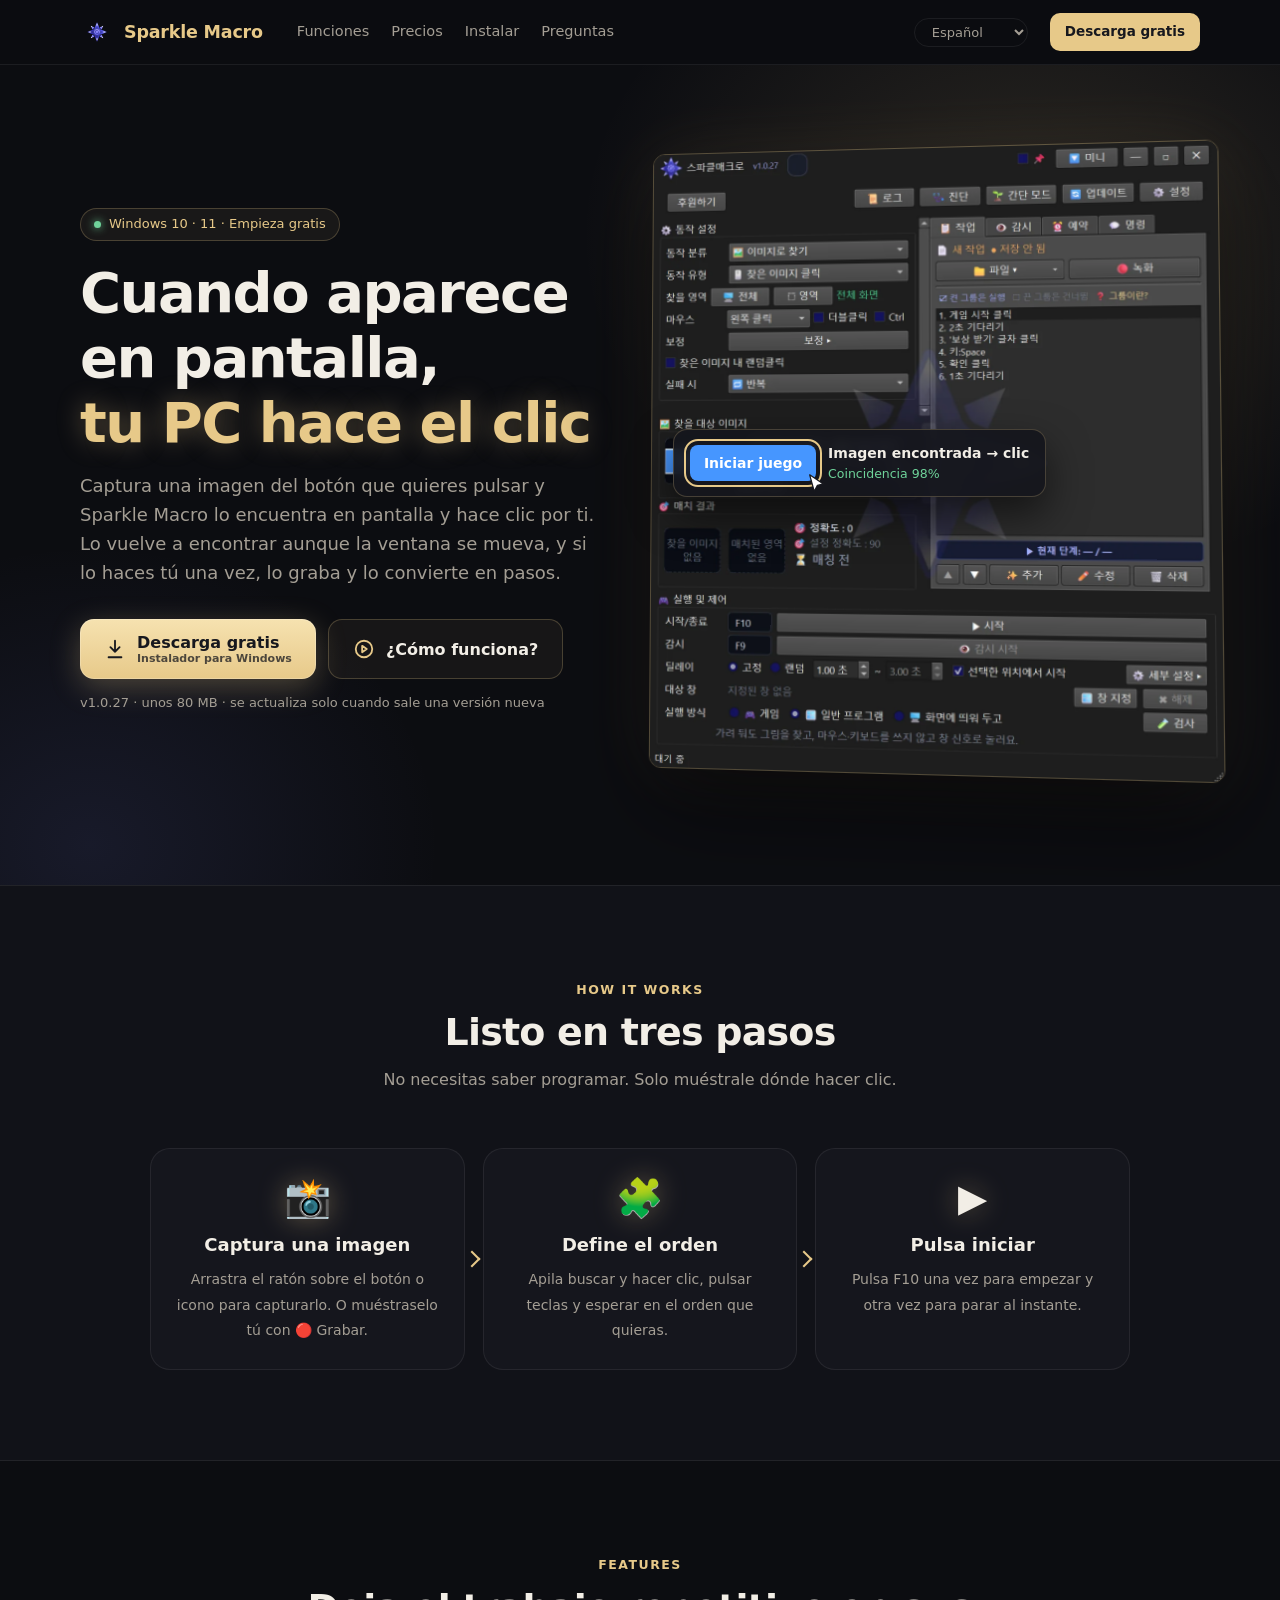
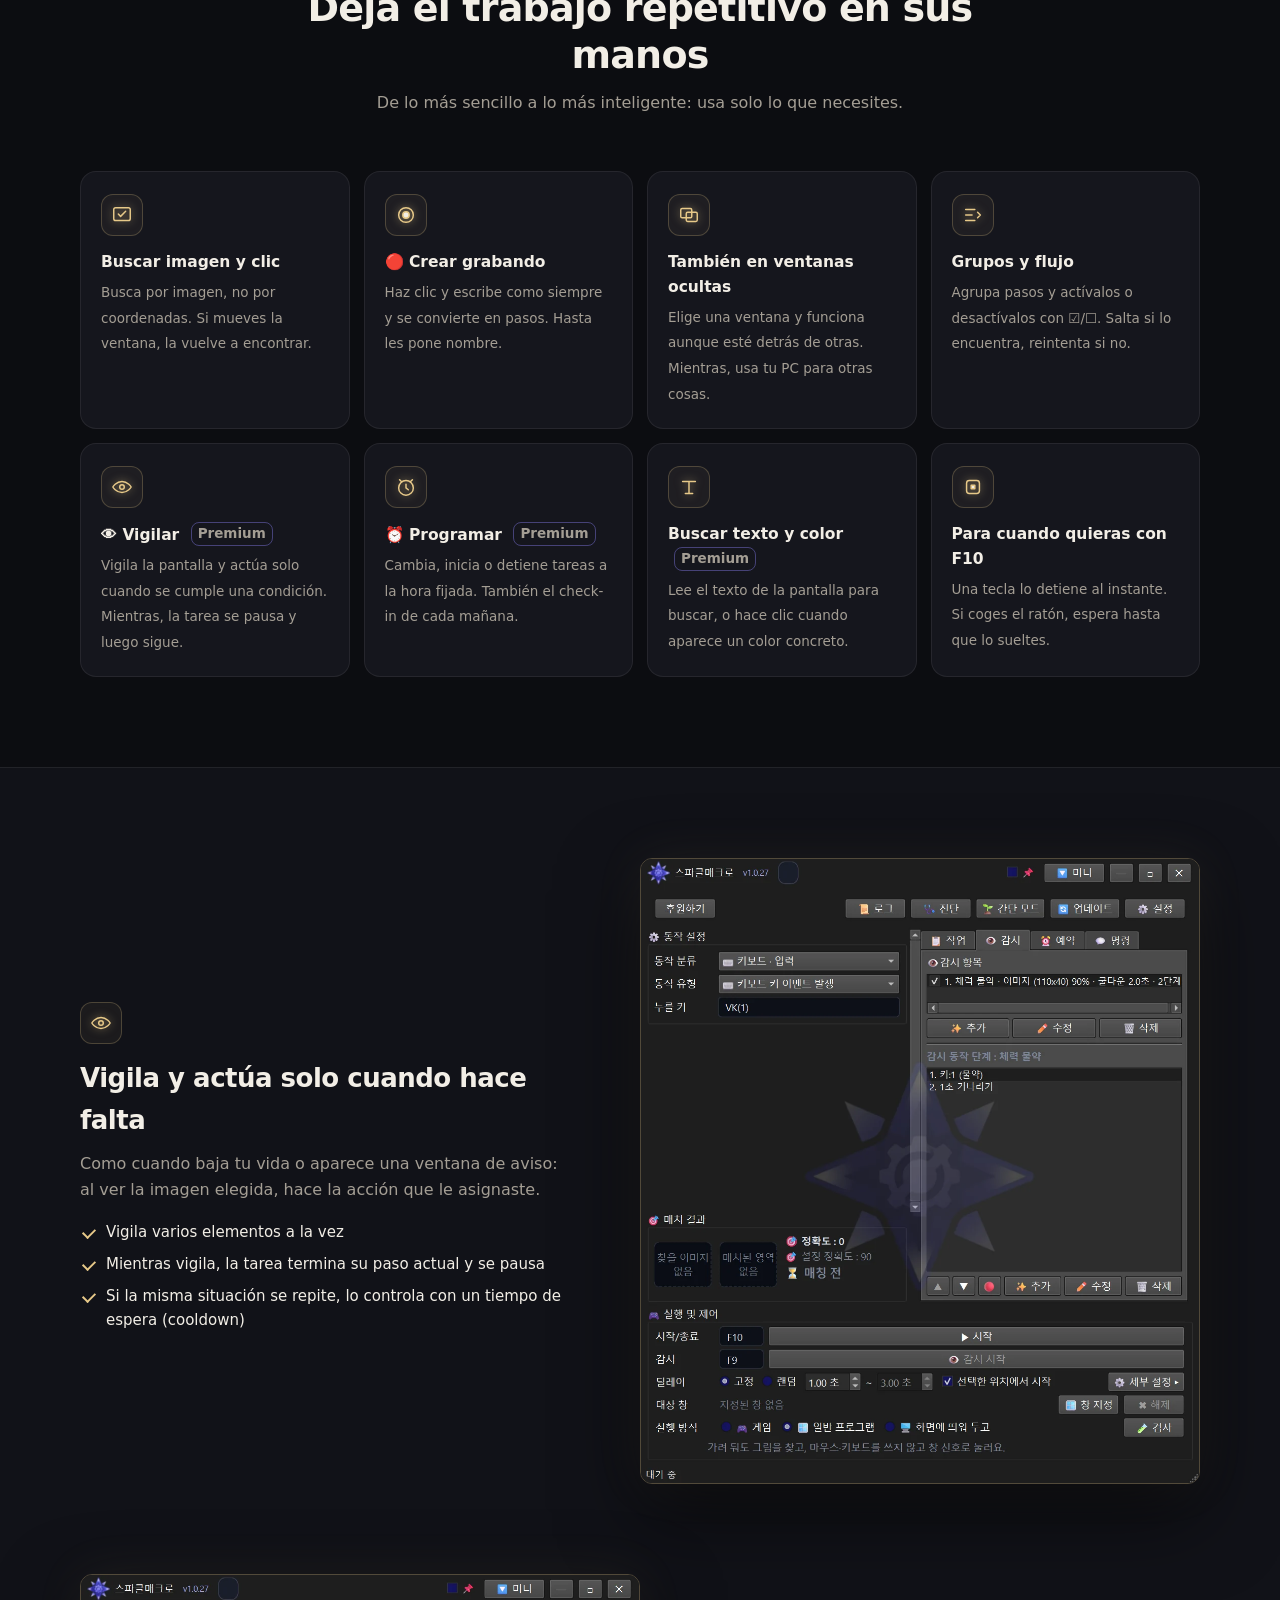
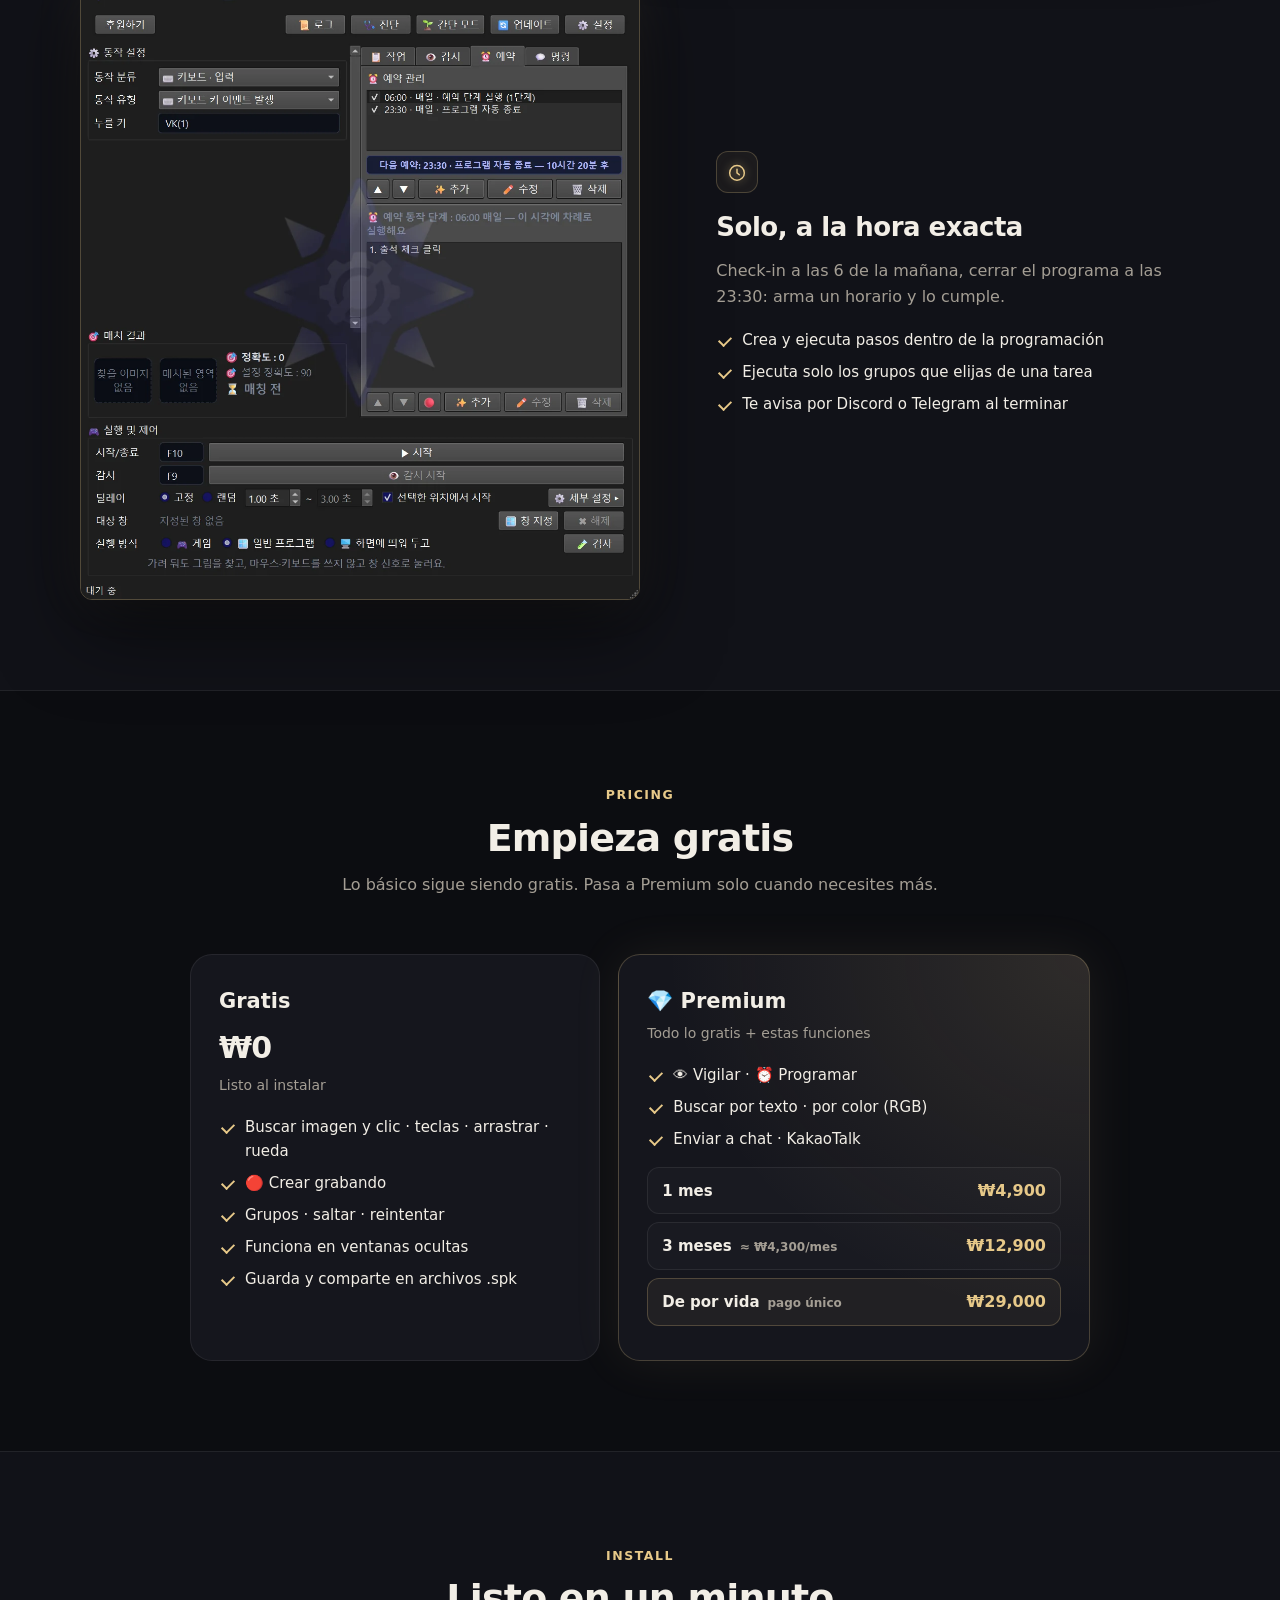
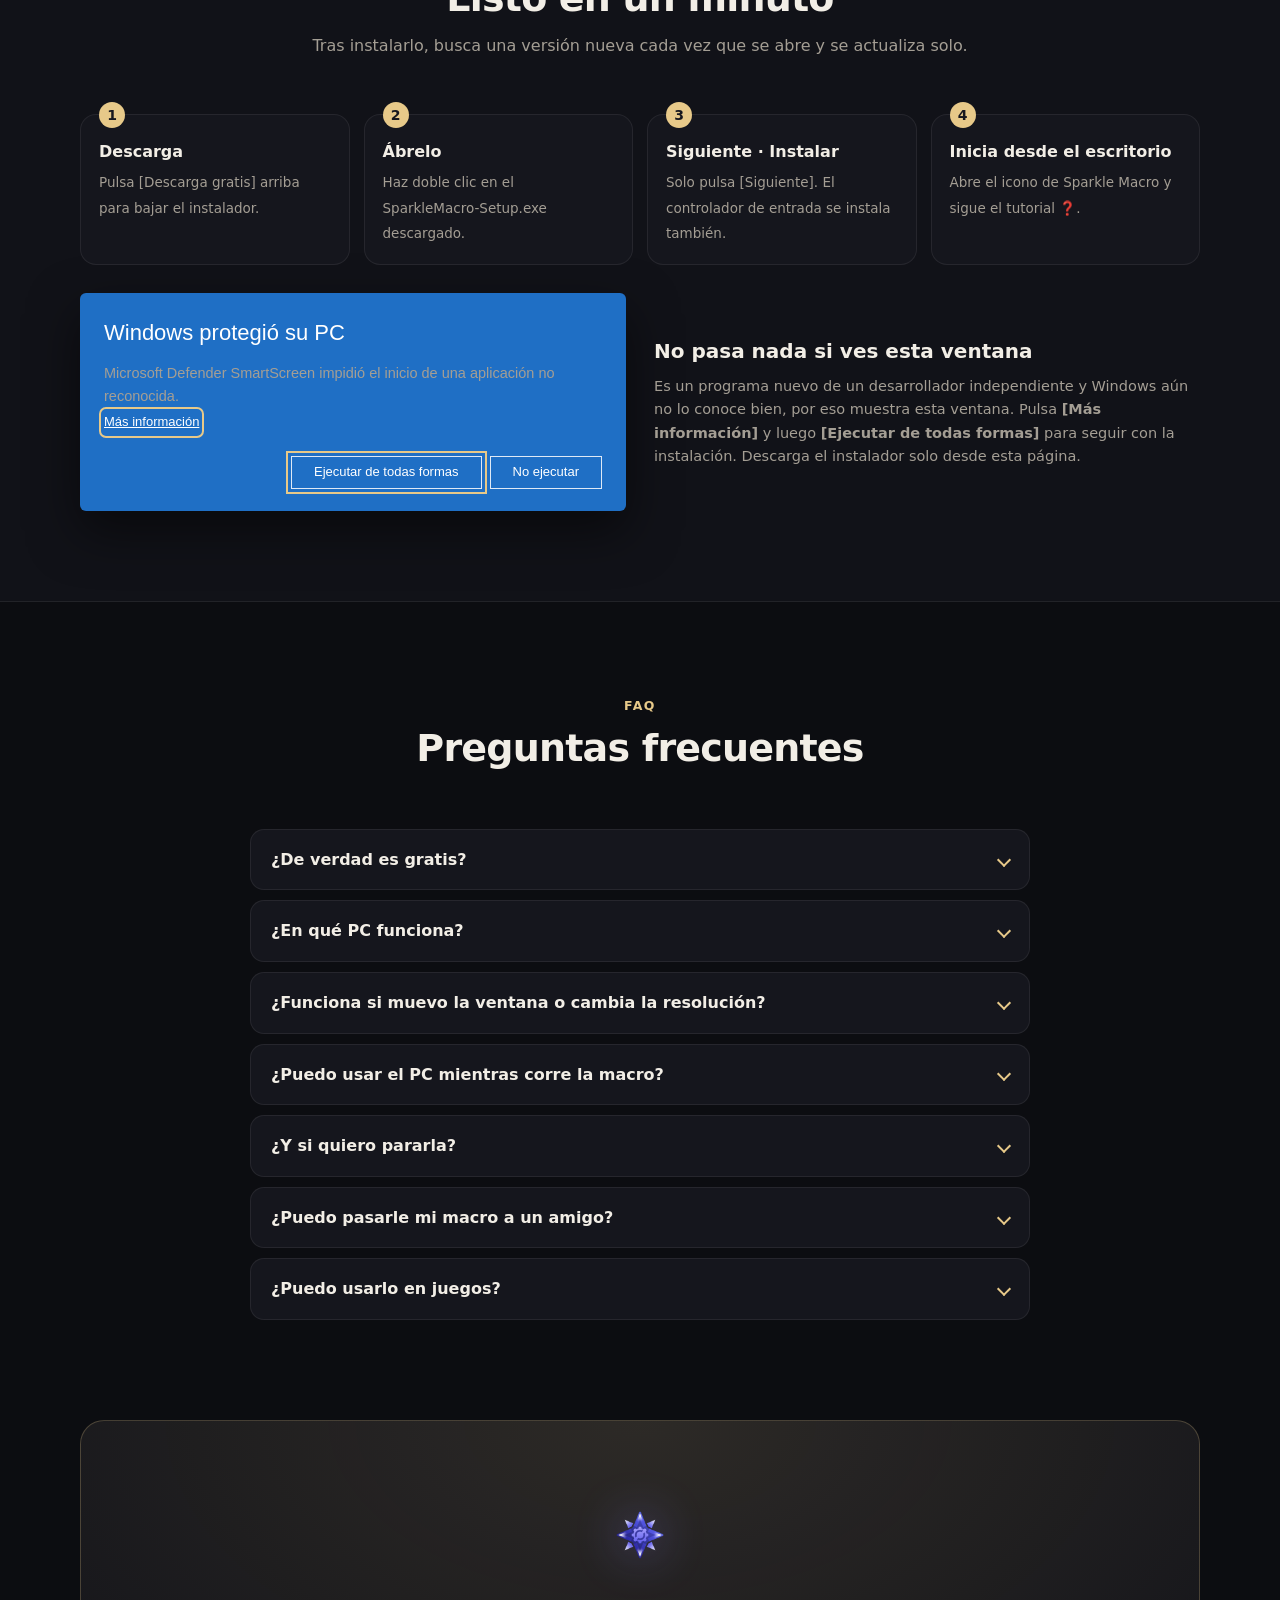
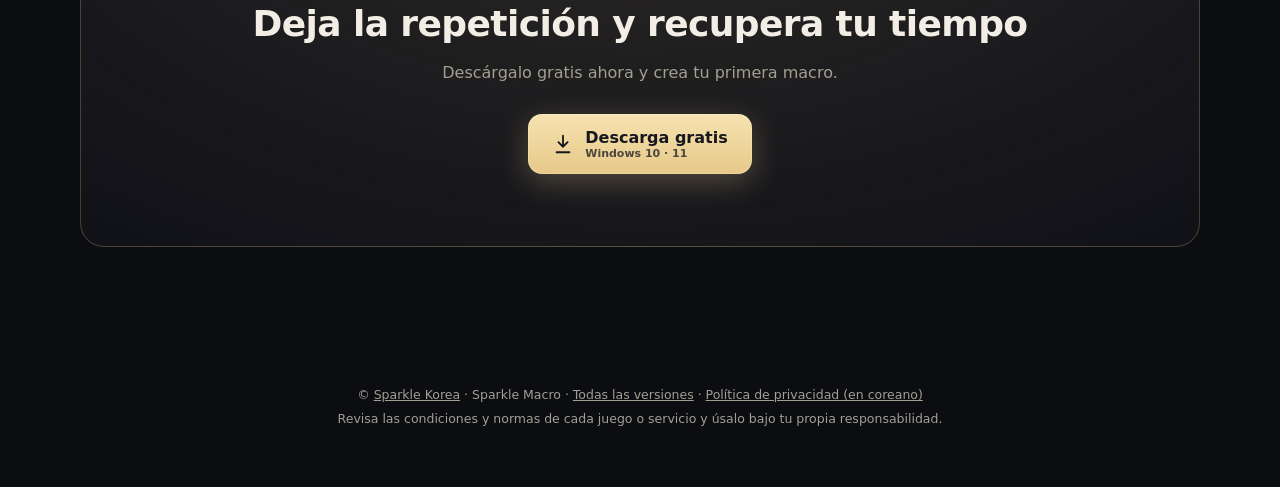
<file: es/index.html>
<!doctype html>
<html lang="es" data-sk-page="es">
<head>
<!-- 자동 생성: tools/site-lang/make-lang-pages.cjs (한국어 index.html 에서 만듦. 이 파일을 직접 고치지 마세요) -->
<meta charset="utf-8">
<meta name="viewport" content="width=device-width,initial-scale=1">
<meta name="color-scheme" content="dark">
<meta name="darkreader-lock">
<title>Sparkle Macro — autoclicker que encuentra imágenes y hace clic</title>
<meta name="description" content="Cuando aparece una imagen en pantalla, tu PC hace clic por ti. Se crea fácil grabando y funciona incluso en ventanas ocultas. Autoclicker para Windows; empieza gratis.">
<link rel="canonical" href="https://macro.sparklekorea.com/es/">
<link rel="alternate" hreflang="ko" href="https://macro.sparklekorea.com/">
<link rel="alternate" hreflang="en" href="https://macro.sparklekorea.com/en/">
<link rel="alternate" hreflang="ja" href="https://macro.sparklekorea.com/ja/">
<link rel="alternate" hreflang="zh-Hans" href="https://macro.sparklekorea.com/zh/">
<link rel="alternate" hreflang="es" href="https://macro.sparklekorea.com/es/">
<link rel="alternate" hreflang="pt" href="https://macro.sparklekorea.com/pt/">
<link rel="alternate" hreflang="de" href="https://macro.sparklekorea.com/de/">
<link rel="alternate" hreflang="x-default" href="https://macro.sparklekorea.com/">
<meta property="og:locale" content="es_ES">
<meta property="og:locale:alternate" content="ko_KR">
<meta property="og:locale:alternate" content="en_US">
<meta property="og:locale:alternate" content="ja_JP">
<meta property="og:locale:alternate" content="zh_CN">
<meta property="og:locale:alternate" content="pt_BR">
<meta property="og:locale:alternate" content="de_DE">
<meta name="naver-site-verification" content="ea3603b24b669458bc153d7611747bbc3c1c218b" />
<meta name="naver-site-verification" content="3b2aebe2d9a48f1d659768ca3a1edcfee66cca50" />
<meta property="og:type" content="website">
<meta property="og:url" content="https://macro.sparklekorea.com/es/">
<meta property="og:title" content="Sparkle Macro — autoclicker que encuentra imágenes y hace clic">
<meta property="og:description" content="Se crea fácil grabando y funciona incluso en ventanas ocultas. Autoclicker para Windows; empieza gratis.">
<meta property="og:image" content="https://macro.sparklekorea.com/img/og.jpg">
<meta name="theme-color" content="#0d0e12">
<link rel="icon" href="../icon.png">
<style>
:root{
  --bg:#0c0d11;--bg2:#111218;--card:#15161d;--line:rgba(231,201,137,.24);--line2:rgba(255,255,255,.07);
  --gold:#e7c989;--gold2:#f6e2b0;--text:#f2eee6;--muted:#a49e94;--green:#6fd39a;--violet:#8f86ff;
}
*{box-sizing:border-box}
html{scroll-behavior:smooth}
section,[id]{scroll-margin-top:76px}
#top{scroll-margin-top:0}
body{margin:0;background:var(--bg);color:var(--text);font-family:"Segoe UI",system-ui,"Malgun Gothic","Apple SD Gothic Neo",sans-serif;line-height:1.6;-webkit-font-smoothing:antialiased;overflow-x:hidden;word-break:keep-all}
a{color:var(--gold);text-decoration:none}
img{max-width:100%;height:auto;display:block}
.wrap{max-width:1160px;margin:0 auto;padding:0 20px}
.gold{color:var(--gold);text-shadow:0 0 26px rgba(231,201,137,.35)}

/* 위쪽 줄 */
nav{position:sticky;top:0;z-index:20;background:rgba(12,13,17,.8);backdrop-filter:blur(12px);-webkit-backdrop-filter:blur(12px);border-bottom:1px solid var(--line2)}
nav .wrap{display:flex;align-items:center;gap:22px;height:64px}
.logo{display:flex;align-items:center;gap:10px;font-weight:800;color:var(--gold);font-size:17.5px;letter-spacing:-.2px}
.logo img{width:34px;height:34px;border-radius:9px}
nav .links{display:flex;gap:22px;margin-left:12px}
nav .links a{color:var(--muted);font-size:14.5px}
nav .links a:hover{color:var(--text)}
nav .sp{flex:1}
.navdl{font-size:13.5px;font-weight:800;color:#17181e;background:var(--gold);border-radius:10px;padding:8px 15px}
.lang{font-size:13px;color:var(--muted);cursor:pointer;border:1px solid var(--line2);border-radius:20px;padding:5px 13px;background:transparent;font-family:inherit}
.lang:hover{color:var(--text)}
.lang option{background:var(--bg);color:var(--text)}

/* 버튼 */
.btn{display:inline-flex;align-items:center;gap:11px;padding:14px 24px;border-radius:14px;font-weight:800;font-size:16px;transition:transform .15s,box-shadow .15s,background .15s;white-space:nowrap}
.btn svg{width:22px;height:22px;flex:none}
.btn small{display:block;font-size:11px;font-weight:600;opacity:.75;line-height:1.1}
.btn .t{display:flex;flex-direction:column;align-items:flex-start;line-height:1.25}
.btn-gold{background:linear-gradient(180deg,var(--gold2),var(--gold));color:#17181e;box-shadow:0 8px 30px rgba(231,201,137,.28),inset 0 0 0 1px rgba(255,255,255,.2)}
.btn-gold:hover{transform:translateY(-1px);box-shadow:0 12px 38px rgba(231,201,137,.4)}
.btn-line{border:1px solid var(--line);color:var(--text);background:rgba(231,201,137,.05)}
.btn-line:hover{background:rgba(231,201,137,.1);transform:translateY(-1px)}
.btn-line svg{stroke:var(--gold)}

/* 첫 화면 */
.hero{position:relative;padding:76px 0 90px;overflow:hidden}
.hero:before{content:"";position:absolute;right:-200px;top:-180px;width:900px;height:700px;background:radial-gradient(closest-side,rgba(231,201,137,.14),transparent);pointer-events:none}
.hero:after{content:"";position:absolute;left:-260px;bottom:-260px;width:700px;height:600px;background:radial-gradient(closest-side,rgba(110,120,220,.12),transparent);pointer-events:none}
.hero .wrap{position:relative;z-index:1;display:grid;grid-template-columns:1fr 1.05fr;gap:48px;align-items:center}
.badge{display:inline-flex;align-items:center;gap:8px;font-size:13px;color:var(--gold);border:1px solid var(--line);border-radius:20px;padding:5px 13px;background:rgba(231,201,137,.06)}
.badge i{width:7px;height:7px;border-radius:50%;background:var(--green);box-shadow:0 0 8px var(--green)}
.hero h1{margin:20px 0 16px;font-size:clamp(34px,5.2vw,56px);line-height:1.16;letter-spacing:-1.5px;font-weight:800}
.hero .lead{margin:0;max-width:520px;color:var(--muted);font-size:clamp(15.5px,1.8vw,18px)}
.hero .btns{margin-top:32px;display:flex;flex-wrap:wrap;gap:12px}
.hero .note{margin-top:14px;font-size:13px;color:var(--muted)}
.stage{position:relative;padding:10px 0 30px}
.stage .pc{border-radius:12px;overflow:hidden;border:1px solid rgba(231,201,137,.32);box-shadow:0 34px 90px rgba(0,0,0,.6),0 0 70px rgba(231,201,137,.10);transform:perspective(1600px) rotateY(-8deg) rotateX(3deg);transform-origin:left center;max-width:560px;margin-left:auto}
/* 그림을 찾아 누르는 모습 */
.found{position:absolute;left:4%;top:44%;display:flex;align-items:center;gap:12px;padding:12px 16px;border-radius:14px;background:rgba(21,22,29,.92);border:1px solid var(--line);box-shadow:0 18px 40px rgba(0,0,0,.55);backdrop-filter:blur(6px)}
.found .tg{padding:7px 14px;border-radius:8px;background:#4696ff;color:#fff;font-weight:800;font-size:14px;position:relative;outline:2px solid var(--gold);outline-offset:4px;animation:pick 2.4s ease-in-out infinite}
.found b{display:block;font-size:14px}
.found span{display:block;font-size:12.5px;color:var(--green)}
.cursor{position:absolute;right:-12px;bottom:-14px;width:22px;height:22px;animation:tap 2.4s ease-in-out infinite}
@keyframes pick{0%,100%{outline-color:rgba(231,201,137,.2)}45%,60%{outline-color:var(--gold)}}
@keyframes tap{0%,100%{transform:translate(14px,14px)}45%{transform:translate(0,0)}55%{transform:translate(0,0) scale(.85)}65%{transform:translate(0,0)}}
@media (prefers-reduced-motion:reduce){.found .tg,.cursor{animation:none}}

/* 섹션 공통 */
section{padding:90px 0;position:relative}
.alt{background:var(--bg2);border-top:1px solid var(--line2);border-bottom:1px solid var(--line2)}
.sec-h{text-align:center;max-width:680px;margin:0 auto 56px}
.sec-h small{color:var(--gold);font-weight:800;letter-spacing:1.5px;font-size:12.5px}
.sec-h h2{margin:8px 0 10px;font-size:clamp(26px,3.6vw,38px);letter-spacing:-.8px;line-height:1.25}
.sec-h p{margin:0;color:var(--muted)}

/* 3단계 흐름 */
.flow{display:grid;grid-template-columns:repeat(3,1fr);gap:18px;max-width:980px;margin:0 auto}
.fl{position:relative;text-align:center;padding:30px 22px 26px;border:1px solid var(--line2);border-radius:20px;background:var(--card)}
.fl .em{font-size:38px;line-height:1;margin-bottom:14px;filter:drop-shadow(0 0 14px rgba(231,201,137,.35))}
.fl b{display:block;font-size:18px;margin-bottom:6px}
.fl span{font-size:14px;color:var(--muted)}
.fl:not(:last-child):after{content:"";position:absolute;right:-14px;top:50%;width:10px;height:10px;border-top:2px solid var(--gold);border-right:2px solid var(--gold);transform:translateY(-50%) rotate(45deg);z-index:2}

/* 기능 카드 */
.cards{display:grid;grid-template-columns:repeat(4,1fr);gap:14px}
.card{border:1px solid var(--line2);border-radius:16px;padding:22px 20px;background:var(--card);transition:transform .2s,border-color .2s}
.card:hover{transform:translateY(-3px);border-color:var(--line)}
.ico{width:42px;height:42px;border-radius:12px;border:1px solid var(--line);display:flex;align-items:center;justify-content:center;margin-bottom:14px;background:rgba(231,201,137,.05)}
.ico svg{width:22px;height:22px;stroke:var(--gold);fill:none;stroke-width:1.6;stroke-linecap:round;stroke-linejoin:round;filter:drop-shadow(0 0 4px rgba(231,201,137,.6))}
.card b{display:block;margin-bottom:4px;font-size:15.5px}
.card span{font-size:13.5px;color:var(--muted)}
.tag{display:inline-block;font-size:11px;font-weight:800;color:var(--violet);border:1px solid rgba(143,134,255,.4);border-radius:8px;padding:0 6px;margin-left:6px;vertical-align:2px}

/* 화면 소개 */
.pcrow{display:grid;grid-template-columns:1fr 1.2fr;gap:56px;align-items:center;margin-bottom:90px}
.pcrow:last-child{margin-bottom:0}
.pcrow.rev{grid-template-columns:1.2fr 1fr}
.pcrow.rev .txt{order:2}
.pcrow h3{margin:0 0 10px;font-size:26px;letter-spacing:-.5px}
.pcrow p{margin:0;color:var(--muted)}
.shot{border-radius:12px;overflow:hidden;border:1px solid rgba(231,201,137,.3);box-shadow:0 30px 80px rgba(0,0,0,.55),0 0 50px rgba(231,201,137,.08);max-width:560px}
.pcrow.rev .shot{margin-left:0}
.pcrow:not(.rev) .shot{margin-left:auto}
ul.chk{list-style:none;padding:0;margin:18px 0 0}
ul.chk li{position:relative;padding-left:26px;margin:8px 0;font-size:15px}
ul.chk li:before{content:"";position:absolute;left:3px;top:8px;width:10px;height:6px;border-left:2px solid var(--gold);border-bottom:2px solid var(--gold);transform:rotate(-45deg)}

/* 요금 */
.plans{display:grid;grid-template-columns:1fr 1.15fr;gap:18px;max-width:900px;margin:0 auto}
.plan{border:1px solid var(--line2);border-radius:22px;padding:30px 28px;background:var(--card)}
.plan.pro{border-color:var(--line);background:radial-gradient(90% 90% at 100% 0%,rgba(231,201,137,.12),transparent),var(--card);box-shadow:0 0 50px rgba(231,201,137,.08)}
.plan h3{margin:0 0 4px;font-size:21px}
.plan .pr{font-size:30px;font-weight:800;letter-spacing:-.8px;margin:6px 0 2px}
.plan .pr small{font-size:14px;color:var(--muted);font-weight:600;letter-spacing:0}
.plan .sub{color:var(--muted);font-size:14px}
.prices{display:grid;gap:8px;margin:16px 0 4px}
.prices div{display:flex;justify-content:space-between;align-items:baseline;padding:10px 14px;border:1px solid var(--line2);border-radius:12px;background:rgba(255,255,255,.02)}
.prices div b{font-size:15px}
.prices div span{font-weight:800;color:var(--gold)}
.prices div em{font-style:normal;font-size:12px;color:var(--muted);margin-left:8px}
.prices .best{border-color:var(--line);background:rgba(231,201,137,.06)}

/* 설치 */
.steps{display:grid;grid-template-columns:repeat(4,1fr);gap:14px;counter-reset:s}
.step{position:relative;border:1px solid var(--line2);border-radius:16px;padding:24px 18px 18px;background:var(--card)}
.step:before{counter-increment:s;content:counter(s);position:absolute;top:-13px;left:18px;width:26px;height:26px;border-radius:50%;background:var(--gold);color:#17181e;font-weight:800;font-size:14px;display:flex;align-items:center;justify-content:center}
.step b{display:block;margin-bottom:4px}
.step span{font-size:13.5px;color:var(--muted)}
.ss{margin-top:28px;display:grid;grid-template-columns:1fr 1fr;gap:28px;align-items:center}
.ssbox{border-radius:6px;background:#1f6fc5;color:#fff;padding:22px 24px;font-family:"Segoe UI","Malgun Gothic",sans-serif;box-shadow:0 20px 50px rgba(0,0,0,.5)}
.ssbox h4{margin:0 0 12px;font-size:22px;font-weight:400}
.ssbox p{margin:0 0 10px;font-size:13px}
.ssbox .more{display:inline-block;font-size:13px;text-decoration:underline;outline:2px solid var(--gold);outline-offset:3px;border-radius:2px}
.ssbox .bt{display:flex;justify-content:flex-end;gap:8px;margin-top:22px}
.ssbox .bt span{border:1px solid rgba(255,255,255,.85);padding:5px 22px;font-size:13px}
.ssbox .bt .run{outline:2px solid var(--gold);outline-offset:3px}
.ss h3{margin:0 0 8px;font-size:20px}
.ss p{margin:0;color:var(--muted);font-size:14.5px}

/* 질문 */
.faq{max-width:780px;margin:0 auto}
details{border:1px solid var(--line2);border-radius:14px;background:var(--card);margin-bottom:10px}
summary{cursor:pointer;list-style:none;padding:17px 20px;font-weight:700;display:flex;align-items:center;gap:12px}
summary::-webkit-details-marker{display:none}
summary:after{content:"";margin-left:auto;flex:none;width:8px;height:8px;border-right:2px solid var(--gold);border-bottom:2px solid var(--gold);transform:rotate(45deg);transition:transform .2s}
details[open] summary:after{transform:rotate(-135deg)}
details p{margin:0;padding:0 20px 17px;color:var(--muted);font-size:14.5px}

.final{text-align:center;padding:72px 22px;border:1px solid var(--line);border-radius:24px;background:radial-gradient(80% 120% at 50% 0%,rgba(231,201,137,.13),transparent),var(--bg2)}
.final img{width:84px;height:84px;margin:0 auto 18px;filter:drop-shadow(0 0 24px rgba(143,134,255,.45))}
.final h2{margin:0 0 8px;font-size:clamp(26px,3.6vw,36px);letter-spacing:-.6px}
.final p{margin:0 0 28px;color:var(--muted)}
.final .btns{display:flex;flex-wrap:wrap;justify-content:center;gap:12px}
footer{padding:44px 0 54px;text-align:center;font-size:12.5px;color:var(--muted)}
footer p{margin:4px 0}
footer a{color:var(--muted);text-decoration:underline}

/* 스크롤하면 살짝 떠오르기 */
.rv{opacity:0;transform:translateY(18px);transition:opacity .7s ease,transform .7s ease}
.rv.on{opacity:1;transform:none}
@media (prefers-reduced-motion:reduce){.rv{opacity:1;transform:none;transition:none}}

@media (max-width:980px){
  .hero .wrap{grid-template-columns:1fr}
  .stage{max-width:600px;margin:10px auto 0}
  .pcrow,.pcrow.rev,.ss,.plans{grid-template-columns:1fr}
  .pcrow.rev .txt{order:0}
  .pcrow{gap:26px;margin-bottom:64px}
  .shot,.pcrow:not(.rev) .shot{margin:0 auto}
  .cards,.steps{grid-template-columns:1fr 1fr}
  nav .links{display:none}
}
@media (max-width:640px){
  .flow{grid-template-columns:1fr}
  .fl:not(:last-child):after{right:50%;top:auto;bottom:-14px;transform:translateX(50%) rotate(135deg)}
}
@media (max-width:560px){
  .cards,.steps{grid-template-columns:1fr}
  .navdl{display:none}
  .hero{padding:44px 0 60px}
  .btn{width:100%;justify-content:center}
  .found{left:2%;top:38%;transform:scale(.85);transform-origin:left top}
}
</style>
</head>
<body id="top">

<nav><div class="wrap">
  <a class="logo" href="#top"><img src="../icon.png" alt=""><span data-t="brand">스파클 매크로</span></a>
  <div class="links"><a href="#feat" data-t="nav1">기능</a><a href="#price" data-t="nav2">요금</a><a href="#install" data-t="nav3">설치</a><a href="#faq" data-t="nav4">자주 묻는 질문</a></div>
  <span class="sp"></span>
  <select id="lang" class="lang" aria-label="Language"></select>
  <a class="navdl dl" href="#" data-t="navdl">무료 다운로드</a>
</div></nav>

<header class="hero"><div class="wrap">
  <div>
    <span class="badge"><i></i><span data-t="badge">Windows 10 · 11 · 무료로 시작</span></span>
    <h1 data-t="h1">화면에 그림이 보이면,<br><span class="gold">클릭은 컴퓨터가</span> 해요</h1>
    <p class="lead" data-t="lead">누를 버튼을 그림으로 찍어 두면 스파클 매크로가 화면에서 찾아 대신 눌러 줘요. 창이 조금 움직여도 다시 찾아내고, 직접 해 보이면 그대로 녹화해 단계로 만들어 줘요.</p>
    <div class="btns">
      <a class="btn btn-gold dl" href="#">
        <svg viewBox="0 0 24 24" fill="none" stroke="currentColor" stroke-width="2" stroke-linecap="round" stroke-linejoin="round"><path d="M12 3v12M7 10l5 5 5-5M5 21h14"/></svg>
        <span class="t" data-t="dl1">무료 다운로드<small>Windows 설치 파일</small></span>
      </a>
      <a class="btn btn-line" href="#how">
        <svg viewBox="0 0 24 24" fill="none" stroke-width="2" stroke-linecap="round" stroke-linejoin="round"><circle cx="12" cy="12" r="9"/><path d="M10 8.5l5 3.5-5 3.5z"/></svg>
        <span data-t="how">어떻게 쓰나요?</span>
      </a>
    </div>
    <p class="note" data-t="note">v1.0.27 · 약 80MB · 새 버전은 프로그램이 알아서 업데이트해요</p>
  </div>
  <div class="stage">
    <div class="pc"><img src="../img/main.webp" width="1100" height="1230" alt="스파클 매크로 작업 화면"></div>
    <div class="found">
      <div class="tg"><i data-t="fTg" style="font-style:normal">게임 시작</i>
        <svg class="cursor" viewBox="0 0 24 24"><path d="M4 2l15 10-6.5 1.5L9 20z" fill="#fff" stroke="#17181e" stroke-width="1.4" stroke-linejoin="round"/></svg>
      </div>
      <div><b data-t="fB">그림 찾음 → 클릭</b><span data-t="fS">유사도 98%</span></div>
    </div>
  </div>
</div></header>

<section id="how" class="alt"><div class="wrap">
  <div class="sec-h rv"><small>HOW IT WORKS</small><h2 data-t="howH">세 단계면 끝나요</h2><p data-t="howP">프로그래밍은 몰라도 돼요. 누를 곳을 보여 주기만 하면 돼요.</p></div>
  <div class="flow rv">
    <div class="fl"><div class="em">📸</div><b data-t="f1">그림으로 찍기</b><span data-t="f1d">누를 버튼·아이콘을 마우스로 드래그해서 찍어요. 또는 🔴 녹화로 직접 해 보여요.</span></div>
    <div class="fl"><div class="em">🧩</div><b data-t="f2">순서 정하기</b><span data-t="f2d">그림 찾아 누르기, 키 누르기, 기다리기를 원하는 순서로 쌓아요.</span></div>
    <div class="fl"><div class="em">▶️</div><b data-t="f3">시작 누르기</b><span data-t="f3d">F10 한 번이면 시작, 다시 누르면 바로 멈춰요.</span></div>
  </div>
</div></section>

<section id="feat"><div class="wrap">
  <div class="sec-h rv"><small>FEATURES</small><h2 data-t="featH">반복 작업을 맡겨 두세요</h2><p data-t="featP">쉬운 것부터 똑똑한 것까지, 필요한 만큼만 꺼내 쓰세요.</p></div>
  <div class="cards rv">
    <div class="card"><div class="ico"><svg viewBox="0 0 24 24"><rect x="3" y="4" width="18" height="14" rx="2"/><path d="M8 11l2.5 2.5L16 8"/></svg></div><b data-t="c1">그림 찾아 누르기</b><span data-t="c1d">좌표가 아니라 그림으로 찾아요. 창을 옮겨도 다시 찾아내요.</span></div>
    <div class="card"><div class="ico"><svg viewBox="0 0 24 24"><circle cx="12" cy="12" r="8"/><circle cx="12" cy="12" r="3.5" fill="currentColor"/></svg></div><b data-t="c2">🔴 녹화로 만들기</b><span data-t="c2d">직접 클릭·키 입력을 해 보이면 그대로 단계가 돼요. 이름도 알아서 지어요.</span></div>
    <div class="card"><div class="ico"><svg viewBox="0 0 24 24"><rect x="3" y="5" width="12" height="10" rx="1.5"/><rect x="9" y="9" width="12" height="10" rx="1.5"/></svg></div><b data-t="c3">가려 둔 창에서도</b><span data-t="c3d">대상 창을 정하면 다른 창 뒤에 숨겨 둔 채로 돌려요. 그동안 PC는 다른 일에.</span></div>
    <div class="card"><div class="ico"><svg viewBox="0 0 24 24"><path d="M4 6h10M4 12h7M4 18h10"/><path d="M17 9l3 3-3 3"/></svg></div><b data-t="c4">그룹·흐름 정리</b><span data-t="c4d">단계를 그룹으로 묶고 ☑/☐ 로 켜고 꺼요. 찾으면 이동, 못 찾으면 다시 하기도.</span></div>
    <div class="card"><div class="ico"><svg viewBox="0 0 24 24"><path d="M2 12s3.5-6 10-6 10 6 10 6-3.5 6-10 6S2 12 2 12z"/><circle cx="12" cy="12" r="2.5"/></svg></div><b data-t="c5">👁 감시 <span class="tag">프리미엄</span></b><span data-t="c5d">화면을 지켜보다 조건이 맞을 때만 실행해요. 그동안 작업은 잠시 멈췄다 이어서.</span></div>
    <div class="card"><div class="ico"><svg viewBox="0 0 24 24"><circle cx="12" cy="13" r="8"/><path d="M12 9v4l2.5 2M5 4l2 2M19 4l-2 2"/></svg></div><b data-t="c6">⏰ 예약 <span class="tag">프리미엄</span></b><span data-t="c6d">정한 시각에 작업을 바꾸거나 시작·종료해요. 매일 아침 출석 체크도.</span></div>
    <div class="card"><div class="ico"><svg viewBox="0 0 24 24"><path d="M5 6h14M12 6v13M8 19h8"/></svg></div><b data-t="c7">문자·색으로 찾기 <span class="tag">프리미엄</span></b><span data-t="c7d">화면 속 글자를 읽어 찾거나, 특정 색이 보일 때 눌러요.</span></div>
    <div class="card"><div class="ico"><svg viewBox="0 0 24 24"><rect x="5" y="5" width="14" height="14" rx="3"/><path d="M10 10h4v4h-4z" fill="currentColor"/></svg></div><b data-t="c8">언제든 F10 정지</b><span data-t="c8d">키 하나로 즉시 멈춰요. 마우스를 직접 잡으면 손을 뗄 때까지 기다려요.</span></div>
  </div>
</div></section>

<section class="alt"><div class="wrap">
  <div class="pcrow rv">
    <div class="txt">
      <div class="ico"><svg viewBox="0 0 24 24"><path d="M2 12s3.5-6 10-6 10 6 10 6-3.5 6-10 6S2 12 2 12z"/><circle cx="12" cy="12" r="2.5"/></svg></div>
      <h3 data-t="w1h">지켜보다가, 필요할 때만</h3>
      <p data-t="w1p">체력이 낮아지거나 알림 창이 뜨는 순간처럼, 정해 둔 그림이 보이면 그때만 따로 정한 동작을 해요.</p>
      <ul class="chk">
        <li data-t="w1a">여러 감시 항목을 동시에 지켜봐요</li>
        <li data-t="w1b">감시가 도는 동안 작업은 하던 단계를 마치고 잠시 멈춰요</li>
        <li data-t="w1c">같은 상황이 연달아 와도 쉬는 시간(쿨다운)으로 조절해요</li>
      </ul>
    </div>
    <div class="shot"><img src="../img/watch.webp" width="1100" height="1230" alt="감시 화면" loading="lazy"></div>
  </div>
  <div class="pcrow rev rv">
    <div class="txt">
      <div class="ico"><svg viewBox="0 0 24 24"><circle cx="12" cy="13" r="8"/><path d="M12 9v4l2.5 2"/></svg></div>
      <h3 data-t="w2h">정한 시각에 알아서</h3>
      <p data-t="w2p">아침 6시엔 출석 체크, 밤 11시 30분엔 프로그램 종료처럼 시간표를 짜 두면 그대로 해요.</p>
      <ul class="chk">
        <li data-t="w2a">예약 안에 단계를 바로 만들어 실행해요</li>
        <li data-t="w2b">작업 중 원하는 그룹만 골라 실행할 수 있어요</li>
        <li data-t="w2c">끝나면 디스코드·텔레그램으로 알려 줘요</li>
      </ul>
    </div>
    <div class="shot"><img src="../img/schedule.webp" width="1100" height="1230" alt="예약 화면" loading="lazy"></div>
  </div>
</div></section>

<section id="price"><div class="wrap">
  <div class="sec-h rv"><small>PRICING</small><h2 data-t="priceH">무료로 시작하세요</h2><p data-t="priceP">기본 기능은 계속 무료예요. 더 필요할 때만 프리미엄으로.</p></div>
  <div class="plans rv">
    <div class="plan">
      <h3 data-t="pFree">무료</h3>
      <div class="pr" data-t="pFreePr">0원</div>
      <div class="sub" data-t="pFreeSub">설치하면 바로</div>
      <ul class="chk">
        <li data-t="pf1">그림 찾아 누르기 · 키 · 드래그 · 휠</li>
        <li data-t="pf2">🔴 녹화로 만들기</li>
        <li data-t="pf3">그룹 · 이동 · 다시 하기</li>
        <li data-t="pf4">가려 둔 창에서 돌리기</li>
        <li data-t="pf5">.spk 파일로 저장 · 공유</li>
      </ul>
    </div>
    <div class="plan pro">
      <h3 data-t="pPro">💎 프리미엄</h3>
      <div class="sub" data-t="pProSub">무료 기능 전부 + 아래 기능</div>
      <ul class="chk">
        <li data-t="pp1">👁 감시 · ⏰ 예약</li>
        <li data-t="pp2">문자로 찾기 · 색(RGB)으로 찾기</li>
        <li data-t="pp3">채팅 · 카카오톡 보내기</li>
      </ul>
      <div class="prices">
        <div><b data-t="pm1">1개월</b><span data-t="pm1p">4,900원</span></div>
        <div><b data-t="pm3">3개월<em>월 4,300원꼴</em></b><span data-t="pm3p">12,900원</span></div>
        <div class="best"><b data-t="pLife">평생<em>한 번 결제</em></b><span data-t="pLifep">29,000원</span></div>
      </div>
    </div>
  </div>
</div></section>

<section id="install" class="alt"><div class="wrap">
  <div class="sec-h rv"><small>INSTALL</small><h2 data-t="instH">1분이면 끝나요</h2><p data-t="instP">설치 후에는 켤 때마다 새 버전을 확인하고 알아서 업데이트해요.</p></div>
  <div class="steps rv">
    <div class="step"><b data-t="s1">내려받기</b><span data-t="s1d">위의 [무료 다운로드] 를 눌러 설치 파일을 받아요.</span></div>
    <div class="step"><b data-t="s2">실행하기</b><span data-t="s2d">받은 SparkleMacro-Setup.exe 를 더블클릭해요.</span></div>
    <div class="step"><b data-t="s3">다음 · 설치</b><span data-t="s3d">안내대로 [다음] 만 누르면 돼요. 입력 드라이버도 함께 설치돼요.</span></div>
    <div class="step"><b data-t="s4">바탕화면에서 시작</b><span data-t="s4d">스파클 매크로 아이콘을 눌러 켜고, ❓ 튜토리얼을 따라 해 보세요.</span></div>
  </div>
  <div class="ss rv">
    <div class="ssbox" aria-hidden="true">
      <h4 data-t="ssH4">Windows의 PC 보호</h4>
      <p data-t="ssP">Microsoft Defender SmartScreen에서 인식할 수 없는 앱의 시작을 차단했습니다.</p>
      <span class="more" data-t="ssMore">추가 정보</span>
      <div class="bt"><span class="run" data-t="ssRun">실행</span><span data-t="ssNo">실행 안 함</span></div>
    </div>
    <div>
      <h3 data-t="ssH">이 창이 나와도 괜찮아요</h3>
      <p data-t="ssBody">새로 나온 개인 개발 프로그램이라 Windows가 아직 잘 몰라서 띄우는 창이에요. <b>[추가 정보]</b> 를 누른 뒤 <b>[실행]</b> 을 누르면 설치가 이어져요. 설치 파일은 꼭 이 페이지에서만 받아 주세요.</p>
    </div>
  </div>
</div></section>

<section id="faq"><div class="wrap">
  <div class="sec-h rv"><small>FAQ</small><h2 data-t="faqH">궁금한 점</h2></div>
  <div class="faq rv">
    <details><summary data-t="q1">정말 무료인가요?</summary><p data-t="a1">네. 그림 찾아 누르기, 녹화, 그룹, 가려 둔 창에서 돌리기 같은 기본 기능은 기간 제한 없이 무료예요. 감시·예약·문자/색 찾기·메시지 보내기가 필요할 때만 프리미엄을 쓰면 돼요.</p></details>
    <details><summary data-t="q2">어떤 PC에서 되나요?</summary><p data-t="a2">Windows 10 · 11 (64비트) 에서 돼요. 맥과 휴대폰은 지원하지 않아요.</p></details>
    <details><summary data-t="q3">창을 옮기거나 해상도가 달라도 되나요?</summary><p data-t="a3">좌표가 아니라 그림으로 찾기 때문에 창 위치가 바뀌어도 다시 찾아내요. 화면 배율이나 해상도가 크게 바뀌면 그림을 한 번 다시 찍어 주세요.</p></details>
    <details><summary data-t="q4">매크로가 도는 동안 컴퓨터를 써도 되나요?</summary><p data-t="a4">대상 창을 지정하고 실행 방식을 고르면 그 창을 가려 둔 채로 돌릴 수 있어요. 실제 마우스를 쓰는 방식이라도 사용자가 마우스·키보드를 잡으면 손을 뗄 때까지 기다렸다가 이어서 해요.</p></details>
    <details><summary data-t="q5">멈추고 싶을 땐요?</summary><p data-t="a5">F10 을 누르면 바로 멈춰요. 단축키는 설정에서 바꿀 수 있어요.</p></details>
    <details><summary data-t="q6">만든 매크로를 친구에게 줄 수 있나요?</summary><p data-t="a6">[📁 파일 ▾] → 저장하면 단계와 그림이 .spk 파일 하나에 담겨요. 그 파일을 보내 주면 그대로 불러와 쓸 수 있어요.</p></details>
    <details><summary data-t="q7">게임에 써도 되나요?</summary><p data-t="a7">게임이나 서비스마다 자동 입력 프로그램을 금지하는 약관이 있을 수 있어요. 쓰려는 곳의 약관과 규정을 먼저 확인하고, 본인 책임 아래 사용해 주세요.</p></details>
  </div>
</div></section>

<section style="padding-top:0"><div class="wrap">
  <div class="final rv">
    <img src="../icon.png" alt="">
    <h2 data-t="finH">반복은 맡기고, 시간은 돌려받으세요</h2>
    <p data-t="finP">지금 무료로 받아서 첫 매크로를 만들어 보세요.</p>
    <div class="btns">
      <a class="btn btn-gold dl" href="#">
        <svg viewBox="0 0 24 24" fill="none" stroke="currentColor" stroke-width="2" stroke-linecap="round" stroke-linejoin="round"><path d="M12 3v12M7 10l5 5 5-5M5 21h14"/></svg>
        <span class="t" data-t="dl2">무료 다운로드<small>Windows 10 · 11</small></span>
      </a>
    </div>
  </div>
</div></section>

<footer><div class="wrap">
  <p>© <a href="https://sparklekorea.com/">Sparkle Korea</a> · <span data-t="brand">스파클 매크로</span> · <a href="https://github.com/sparklekorea/macro-pc/releases" data-t="ftAll">모든 버전</a> · <a href="../privacy.html" data-t="ftPriv">개인정보처리방침</a></p>
  <p data-t="ftNote">게임·서비스의 약관과 규정을 확인한 뒤 본인 책임 아래 사용해 주세요.</p>
</div></footer>

<script>
// 다운로드: 언제나 최신 설치 파일
var DL = 'https://github.com/sparklekorea/macro-pc/releases/latest/download/SparkleMacro-Setup.exe';
document.querySelectorAll('.dl').forEach(function (a) { a.href = DL; });
// 스크롤하면 살짝 떠오르기
var io = 'IntersectionObserver' in window ? new IntersectionObserver(function (es) {
  es.forEach(function (e) { if (e.isIntersecting) { e.target.classList.add('on'); io.unobserve(e.target); } });
}, { threshold: .12 }) : null;
document.querySelectorAll('.rv').forEach(function (el) { io ? io.observe(el) : el.classList.add('on'); });

// ===== 스파클코리아 공통 언어 처리 (sparklekorea.com · calendar · macro · dmx 모두 같은 코드) =====
// 고른 언어를 sparklekorea.com 전체가 함께 기억합니다 (쿠키 domain=.sparklekorea.com).
// 다른 스파클코리아 사이트로 가는 링크에는 ?lang= 을 붙여서, 사이트를 옮겨도 언어가 그대로입니다.
// 처음 오면 브라우저 언어 → 지원 안 하는 언어면 영어.
var SK_LANGS = [['ko', '한국어'], ['en', 'English'], ['ja', '日本語'], ['zh', '中文'], ['es', 'Español'], ['pt', 'Português'], ['de', 'Deutsch']];
function skOk(x) { return SK_LANGS.some(function (l) { return l[0] === x; }); }
function skDetect() {
  var q = null;
  try { q = new URLSearchParams(location.search).get('lang'); } catch (e) {}
  if (skOk(q)) return q;
  var pl = document.documentElement.getAttribute('data-sk-page');
  if (skOk(pl)) return pl;
  var m = document.cookie.match(/(?:^|; )sk_lang=([a-z]{2})/);
  if (m && skOk(m[1])) return m[1];
  try { var s = localStorage.getItem('lang'); if (skOk(s)) return s; } catch (e) {}
  var n = String(navigator.language || 'en').slice(0, 2).toLowerCase();
  return skOk(n) ? n : 'en';
}
function skSave(l) {
  var dom = /(^|\.)sparklekorea\.com$/.test(location.hostname) ? '; domain=.sparklekorea.com' : '';
  document.cookie = 'sk_lang=' + l + dom + '; path=/; max-age=31536000; SameSite=Lax';
  try { localStorage.setItem('lang', l); } catch (e) {}
}
// 스파클코리아 사이트끼리 가는 링크에 지금 언어를 붙임 (?lang=xx)
function skLinks(l) {
  document.querySelectorAll('a[href]').forEach(function (a) {
    try {
      var u = new URL(a.getAttribute('href'), location.href);
      if (!/(^|\.)sparklekorea\.com$/.test(u.hostname) || u.hostname === location.hostname) return;
      var p = u.pathname, lp = (p.length === 4 && p.charAt(0) === '/' && p.charAt(3) === '/') ? p.slice(1, 3) : null; if (p === '/' || (lp && skOk(lp))) { u.pathname = l === 'ko' ? '/' : '/' + l + '/'; u.searchParams.delete('lang'); if (l === 'ko') u.searchParams.set('lang', 'ko'); } /* sk-lang-path */ else u.searchParams.set('lang', l);
      a.href = u.toString();
    } catch (e) {}
  });
}
// <select id="lang" class="lang"> 를 7개 언어로 채우고, 바꾸면 onChange(언어) 를 부름
function skPicker(sel, cur, onChange) {
  sel.innerHTML = SK_LANGS.map(function (l) { return '<option value="' + l[0] + '"' + (l[0] === cur ? ' selected' : '') + '>' + l[1] + '</option>'; }).join('');
  sel.onchange = function () { skSave(sel.value); var pg = document.documentElement.getAttribute('data-sk-page'); if (pg) { try { history.replaceState(null, '', sel.value === 'ko' ? '../' : '../' + sel.value + '/'); document.documentElement.setAttribute('data-sk-page', sel.value === 'ko' ? '' : sel.value); } catch (e) {} } /* sk-lang-url */ onChange(sel.value); };
}
// ===== 공통 언어 처리 끝 =====

// ===== 언어 =====
// 한국어는 지금 화면 글자를 그대로 모아 둠
var KO = {};
document.querySelectorAll('[data-t]').forEach(function (el) { KO[el.getAttribute('data-t')] = el.innerHTML; });
var TITLE = {
  ko: document.title,
  en: 'Sparkle Macro — auto clicker that finds and clicks images',
  ja: 'Sparkle Macro — 画像を見つけて代わりにクリックする自動クリック',
  zh: 'Sparkle Macro — 找到图片替你点击的自动点击器',
  es: 'Sparkle Macro — autoclicker que encuentra imágenes y hace clic',
  pt: 'Sparkle Macro — autoclicker que encontra imagens e clica por você',
  de: 'Sparkle Macro — Autoklicker, der Bilder findet und klickt'
};
// 모든 외국어에 같은 값 (브랜드·가격)
var COMMON = { brand: 'Sparkle Macro', pFreePr: '₩0', pm1p: '₩4,900', pm3p: '₩12,900', pLifep: '₩29,000' };
var T = {
  en: {
    nav1: 'Features', nav2: 'Pricing', nav3: 'Install', nav4: 'FAQ', navdl: 'Free download',
    badge: 'Windows 10 · 11 · Free to start',
    h1: 'When it shows up on screen,<br><span class="gold">your PC does the clicking</span>',
    lead: 'Snap a picture of the button to press, and Sparkle Macro finds it on screen and clicks it for you. It finds it again even if the window moves, and if you show it once, it records what you do as steps.',
    dl1: 'Free download<small>Windows installer</small>', how: 'How does it work?',
    note: 'v1.0.27 · about 80 MB · updates itself when a new version is out',
    fTg: 'Start game', fB: 'Image found → click', fS: 'Match 98%',
    howH: 'Three steps and you’re done', howP: 'No coding needed. Just show it where to click.',
    f1: 'Snap a picture', f1d: 'Drag the mouse over the button or icon to capture it. Or just show it with 🔴 Record.',
    f2: 'Set the order', f2d: 'Stack find-and-click, key presses and waits in any order you like.',
    f3: 'Press start', f3d: 'Press F10 once to start, and again to stop right away.',
    featH: 'Hand off the repetitive work', featP: 'From simple to smart — use only what you need.',
    c1: 'Find &amp; click images', c1d: 'It looks for pictures, not coordinates. Move the window and it still finds them.',
    c2: '🔴 Build by recording', c2d: 'Click and type as usual and it turns into steps. It even names them for you.',
    c3: 'Works in hidden windows', c3d: 'Pick a target window and it runs even behind other windows. Meanwhile, use your PC for other things.',
    c4: 'Groups &amp; flow', c4d: 'Bundle steps into groups and switch them on/off with ☑/☐. Jump when found, retry when not.',
    c5: '👁 Watch <span class="tag">Premium</span>', c5d: 'Keeps an eye on the screen and acts only when a condition is met. Your task pauses meanwhile, then carries on.',
    c6: '⏰ Schedule <span class="tag">Premium</span>', c6d: 'Switch, start or stop tasks at set times. Daily morning check-ins, too.',
    c7: 'Find by text &amp; color <span class="tag">Premium</span>', c7d: 'Reads text on screen to find things, or clicks when a certain color appears.',
    c8: 'Stop anytime with F10', c8d: 'One key stops it instantly. Grab the mouse yourself and it waits until you let go.',
    w1h: 'Watching, acting only when needed', w1p: 'Like the moment your HP drops or a popup appears — when a chosen image shows up, it runs the action you set for it.',
    w1a: 'Watches several items at the same time', w1b: 'While a watch runs, your task finishes its current step and pauses', w1c: 'A cooldown keeps it calm when the same thing happens again and again',
    w2h: 'On its own, right on time', w2p: 'Check in at 6 AM, close the program at 11:30 PM — set up a timetable and it sticks to it.',
    w2a: 'Build and run steps right inside a schedule', w2b: 'Run only the groups you pick from a task', w2c: 'Lets you know on Discord or Telegram when it’s done',
    priceH: 'Start for free', priceP: 'The basics stay free. Go Premium only when you need more.',
    pFree: 'Free', pFreeSub: 'Ready as soon as you install',
    pf1: 'Find &amp; click images · keys · drag · wheel', pf2: '🔴 Build by recording', pf3: 'Groups · jump · retry', pf4: 'Run in hidden windows', pf5: 'Save &amp; share as .spk files',
    pPro: '💎 Premium', pProSub: 'Everything in Free + the features below',
    pp1: '👁 Watch · ⏰ Schedule', pp2: 'Find by text · find by color (RGB)', pp3: 'Send to chat · KakaoTalk',
    pm1: '1 month', pm3: '3 months<em>≈ ₩4,300/mo</em>', pLife: 'Lifetime<em>one-time payment</em>',
    instH: 'Done in a minute', instP: 'Once installed, it checks for a new version every time it starts and updates itself.',
    s1: 'Download', s1d: 'Press [Free download] above to get the installer.',
    s2: 'Run it', s2d: 'Double-click the downloaded SparkleMacro-Setup.exe.',
    s3: 'Next · Install', s3d: 'Just keep pressing [Next]. The input driver is installed along with it.',
    s4: 'Start from the desktop', s4d: 'Click the Sparkle Macro icon to open it, then follow the ❓ tutorial.',
    ssH4: 'Windows protected your PC', ssP: 'Microsoft Defender SmartScreen prevented an unrecognized app from starting.', ssMore: 'More info', ssRun: 'Run anyway', ssNo: 'Don’t run',
    ssH: 'Seeing this window is okay',
    ssBody: 'It’s a new program from an independent developer, so Windows doesn’t know it well yet. Press <b>[More info]</b>, then <b>[Run anyway]</b>, and the install continues. Please download the installer only from this page.',
    faqH: 'Questions',
    q1: 'Is it really free?', a1: 'Yes. Basic features like find &amp; click images, recording, groups and running in hidden windows are free with no time limit. You only need Premium for watch, schedule, text/color search and sending messages.',
    q2: 'Which PCs does it run on?', a2: 'Windows 10 · 11 (64-bit). Mac and phones are not supported.',
    q3: 'What if I move the window or the resolution changes?', a3: 'It finds things by picture, not coordinates, so it finds them again even when the window moves. If the display scale or resolution changes a lot, just capture the pictures again.',
    q4: 'Can I use my PC while the macro runs?', a4: 'Set a target window and pick a run mode, and it can run with that window hidden. Even in real-mouse mode, if you grab the mouse or keyboard, it waits until you let go and then carries on.',
    q5: 'How do I stop it?', a5: 'Press F10 and it stops right away. You can change the shortcut in Settings.',
    q6: 'Can I give my macro to a friend?', a6: 'Save it via [📁 File ▾] and the steps and pictures go into a single .spk file. Send that file and they can load and use it as is.',
    q7: 'Can I use it in games?', a7: 'Some games and services have terms that ban automated input programs. Check the terms and rules of wherever you plan to use it first, and use it at your own responsibility.',
    finH: 'Hand off the repeats, get your time back', finP: 'Download it free now and build your first macro.',
    dl2: 'Free download<small>Windows 10 · 11</small>',
    ftAll: 'All versions', ftPriv: 'Privacy policy (Korean)', ftNote: 'Please check the terms and rules of games and services, and use it at your own responsibility.'
  },
  ja: {
    nav1: '機能', nav2: '料金', nav3: 'インストール', nav4: 'よくある質問', navdl: '無料ダウンロード',
    badge: 'Windows 10 · 11 · 無料で始められる',
    h1: '画面に画像が見えたら、<br><span class="gold">クリックはPCにおまかせ</span>',
    lead: '押したいボタンを画像で撮っておくと、Sparkle Macro が画面から見つけて代わりに押してくれます。ウィンドウが少し動いても見つけ直し、一度やって見せればそのまま録画してステップにしてくれます。',
    dl1: '無料ダウンロード<small>Windows インストーラー</small>', how: '使い方は？',
    note: 'v1.0.27 · 約80MB · 新しいバージョンは自動でアップデート',
    fTg: 'ゲーム開始', fB: '画像を発見 → クリック', fS: '一致度 98%',
    howH: '3ステップで完了', howP: 'プログラミングの知識は不要。押す場所を見せるだけです。',
    f1: '画像で撮る', f1d: '押したいボタンやアイコンをマウスでドラッグして撮影。または 🔴 録画で実際にやって見せます。',
    f2: '順番を決める', f2d: '画像を探して押す、キーを押す、待つを好きな順に積み重ねます。',
    f3: 'スタートを押す', f3d: 'F10 を1回押せばスタート、もう一度押せばすぐ停止。',
    featH: '繰り返し作業はおまかせ', featP: 'かんたんなものから賢いものまで、必要な分だけどうぞ。',
    c1: '画像を探してクリック', c1d: '座標ではなく画像で探します。ウィンドウを動かしても見つけ直します。',
    c2: '🔴 録画で作成', c2d: 'クリックやキー入力をやって見せれば、そのままステップに。名前も自動で付けます。',
    c3: '隠したウィンドウでも', c3d: '対象ウィンドウを決めれば、ほかのウィンドウの裏に隠したまま動かせます。その間PCは別の作業に。',
    c4: 'グループ・フロー整理', c4d: 'ステップをグループにまとめ、☑/☐ でオン・オフ。見つかったら移動、見つからなければやり直しも。',
    c5: '👁 監視 <span class="tag">プレミアム</span>', c5d: '画面を見張り、条件が合ったときだけ実行。その間、作業は一時停止してから再開します。',
    c6: '⏰ 予約 <span class="tag">プレミアム</span>', c6d: '決めた時刻に作業を切り替えたり、開始・終了したり。毎朝のログインボーナスも。',
    c7: '文字・色で探す <span class="tag">プレミアム</span>', c7d: '画面の文字を読んで探したり、特定の色が見えたら押したりします。',
    c8: 'いつでも F10 で停止', c8d: 'キーひとつですぐ停止。マウスを自分で握ると、手を離すまで待ちます。',
    w1h: '見張って、必要なときだけ', w1p: '体力が減ったときや通知ウィンドウが出た瞬間のように、決めた画像が見えたときだけ、別に決めた動作をします。',
    w1a: '複数の監視項目を同時に見張ります', w1b: '監視中、作業は今のステップを終えて一時停止します', w1c: '同じ状況が続いても待ち時間（クールダウン）で調整できます',
    w2h: '決めた時刻に自動で', w2p: '朝6時にログインボーナス、夜11時30分にプログラム終了のように、時間割を組めばそのとおりに動きます。',
    w2a: '予約の中で直接ステップを作って実行', w2b: '作業の中から好きなグループだけ選んで実行できます', w2c: '終わったら Discord・Telegram でお知らせ',
    priceH: '無料で始めましょう', priceP: '基本機能はずっと無料。もっと必要なときだけプレミアムに。',
    pFree: '無料', pFreeSub: 'インストールしてすぐ',
    pf1: '画像を探してクリック · キー · ドラッグ · ホイール', pf2: '🔴 録画で作成', pf3: 'グループ · 移動 · やり直し', pf4: '隠したウィンドウで実行', pf5: '.spk ファイルで保存 · 共有',
    pPro: '💎 プレミアム', pProSub: '無料機能すべて + 以下の機能',
    pp1: '👁 監視 · ⏰ 予約', pp2: '文字で探す · 色（RGB）で探す', pp3: 'チャット · カカオトーク送信',
    pm1: '1か月', pm3: '3か月<em>月あたり約 ₩4,300</em>', pLife: '永久<em>1回払い</em>',
    instH: '1分で完了', instP: 'インストール後は、起動するたびに新しいバージョンを確認して自動でアップデートします。',
    s1: 'ダウンロード', s1d: '上の［無料ダウンロード］を押してインストーラーを入手します。',
    s2: '実行', s2d: 'ダウンロードした SparkleMacro-Setup.exe をダブルクリック。',
    s3: '次へ · インストール', s3d: '案内どおり［次へ］を押すだけ。入力ドライバーも一緒にインストールされます。',
    s4: 'デスクトップから起動', s4d: 'Sparkle Macro のアイコンで起動し、❓ チュートリアルに沿って試してみてください。',
    ssH4: 'Windows によって PC が保護されました', ssP: 'Microsoft Defender SmartScreen は認識されないアプリの起動を停止しました。', ssMore: '詳細情報', ssRun: '実行', ssNo: '実行しない',
    ssH: 'この画面が出ても大丈夫',
    ssBody: '個人開発の新しいプログラムなので、Windows がまだよく知らずに表示する画面です。<b>［詳細情報］</b>を押してから<b>［実行］</b>を押すとインストールが続きます。インストーラーは必ずこのページからダウンロードしてください。',
    faqH: 'よくある質問',
    q1: '本当に無料ですか？', a1: 'はい。画像を探してクリック、録画、グループ、隠したウィンドウでの実行などの基本機能は期間制限なしで無料です。監視・予約・文字/色検索・メッセージ送信が必要なときだけプレミアムをどうぞ。',
    q2: 'どんなPCで使えますか？', a2: 'Windows 10 · 11（64ビット）で使えます。Mac とスマートフォンには対応していません。',
    q3: 'ウィンドウを動かしたり解像度が違っても大丈夫？', a3: '座標ではなく画像で探すので、ウィンドウの位置が変わっても見つけ直します。表示倍率や解像度が大きく変わったら、画像を一度撮り直してください。',
    q4: 'マクロの実行中にPCを使えますか？', a4: '対象ウィンドウを指定して実行方式を選べば、そのウィンドウを隠したまま動かせます。実際のマウスを使う方式でも、マウスやキーボードを触ると手を離すまで待ってから続けます。',
    q5: '止めたいときは？', a5: 'F10 を押すとすぐ止まります。ショートカットは設定で変更できます。',
    q6: '作ったマクロを友だちにあげられますか？', a6: '［📁 ファイル ▾］→ 保存すると、ステップと画像が .spk ファイル1つにまとまります。そのファイルを送れば、そのまま読み込んで使えます。',
    q7: 'ゲームに使ってもいいですか？', a7: 'ゲームやサービスによっては、自動入力プログラムを禁止する規約がある場合があります。使う場所の規約やルールを先に確認し、自己責任でご利用ください。',
    finH: '繰り返しはまかせて、時間を取り戻そう', finP: '今すぐ無料でダウンロードして、最初のマクロを作ってみましょう。',
    dl2: '無料ダウンロード<small>Windows 10 · 11</small>',
    ftAll: 'すべてのバージョン', ftPriv: 'プライバシーポリシー（韓国語）', ftNote: 'ゲーム・サービスの規約やルールを確認のうえ、自己責任でご利用ください。'
  },
  zh: {
    nav1: '功能', nav2: '价格', nav3: '安装', nav4: '常见问题', navdl: '免费下载',
    badge: 'Windows 10 · 11 · 免费开始',
    h1: '屏幕上出现图片时，<br><span class="gold">点击交给电脑</span>',
    lead: '把要点的按钮截成图片，Sparkle Macro 就会在屏幕上找到它并替你点击。窗口稍微移动也能重新找到；你亲自操作一遍，它就会录下来变成步骤。',
    dl1: '免费下载<small>Windows 安装程序</small>', how: '怎么使用？',
    note: 'v1.0.27 · 约 80MB · 有新版本时自动更新',
    fTg: '开始游戏', fB: '找到图片 → 点击', fS: '相似度 98%',
    howH: '三步搞定', howP: '不懂编程也没关系，只要告诉它点哪里。',
    f1: '截取图片', f1d: '用鼠标拖动截取要点的按钮或图标。也可以用 🔴 录制亲自演示。',
    f2: '安排顺序', f2d: '把找图点击、按键、等待按你想要的顺序叠起来。',
    f3: '按下开始', f3d: '按一次 F10 开始，再按一次立即停止。',
    featH: '把重复的工作交给它', featP: '从简单到智能，按需取用。',
    c1: '找图点击', c1d: '不是靠坐标，而是靠图片寻找。窗口移动了也能重新找到。',
    c2: '🔴 录制生成', c2d: '亲自点击、按键演示一遍就变成步骤，名称也会自动取好。',
    c3: '窗口被遮住也能运行', c3d: '指定目标窗口后，即使藏在其他窗口后面也能运行。这期间电脑可以做别的事。',
    c4: '分组与流程', c4d: '把步骤分组，用 ☑/☐ 开关。找到就跳转，找不到就重试。',
    c5: '👁 监视 <span class="tag">高级版</span>', c5d: '盯着屏幕，只在条件满足时执行。期间任务会暂停，之后继续。',
    c6: '⏰ 定时 <span class="tag">高级版</span>', c6d: '在设定时间切换、开始或结束任务。每天早上的签到也没问题。',
    c7: '按文字·颜色查找 <span class="tag">高级版</span>', c7d: '读取屏幕上的文字来查找，或在出现特定颜色时点击。',
    c8: '随时按 F10 停止', c8d: '一个键立即停止。你亲自握住鼠标时，它会等你松手。',
    w1h: '一直盯着，只在需要时出手', w1p: '比如血量变低或弹出提示窗口的瞬间——一旦出现设定的图片，就执行另外设定的动作。',
    w1a: '同时监视多个项目', w1b: '监视运行期间，任务会做完当前步骤后暂停', w1c: '同样的情况接连出现时，用冷却时间来控制',
    w2h: '到点自动执行', w2p: '早上 6 点签到、晚上 11 点 30 分关闭程序——排好时间表，它就照做。',
    w2a: '在定时里直接创建并运行步骤', w2b: '可只挑选任务中的部分分组运行', w2c: '完成后通过 Discord、Telegram 通知你',
    priceH: '免费开始', priceP: '基础功能一直免费。需要更多时再升级高级版。',
    pFree: '免费', pFreeSub: '安装即可使用',
    pf1: '找图点击 · 按键 · 拖动 · 滚轮', pf2: '🔴 录制生成', pf3: '分组 · 跳转 · 重试', pf4: '在被遮住的窗口中运行', pf5: '保存为 .spk 文件 · 分享',
    pPro: '💎 高级版', pProSub: '全部免费功能 + 以下功能',
    pp1: '👁 监视 · ⏰ 定时', pp2: '按文字查找 · 按颜色（RGB）查找', pp3: '发送到聊天 · KakaoTalk',
    pm1: '1 个月', pm3: '3 个月<em>约 ₩4,300/月</em>', pLife: '终身<em>一次付清</em>',
    instH: '1 分钟搞定', instP: '安装后每次启动都会检查新版本并自动更新。',
    s1: '下载', s1d: '点击上方的［免费下载］获取安装程序。',
    s2: '运行', s2d: '双击下载的 SparkleMacro-Setup.exe。',
    s3: '下一步 · 安装', s3d: '按提示一直点［下一步］即可。输入驱动也会一起安装。',
    s4: '从桌面启动', s4d: '点击 Sparkle Macro 图标打开，跟着 ❓ 教程试试看。',
    ssH4: 'Windows 已保护你的电脑', ssP: 'Microsoft Defender SmartScreen 阻止了无法识别的应用启动。', ssMore: '更多信息', ssRun: '仍要运行', ssNo: '不运行',
    ssH: '出现这个窗口也没关系',
    ssBody: '这是个人开发的新程序，Windows 还不太了解它，所以会弹出这个窗口。点击<b>［更多信息］</b>，再点<b>［仍要运行］</b>，安装就会继续。请务必只从本页面下载安装程序。',
    faqH: '常见问题',
    q1: '真的免费吗？', a1: '是的。找图点击、录制、分组、在被遮住的窗口中运行等基础功能免费且没有期限。只有需要监视、定时、文字/颜色查找、发送消息时才需要高级版。',
    q2: '支持哪些电脑？', a2: '支持 Windows 10 · 11（64 位）。不支持 Mac 和手机。',
    q3: '移动窗口或分辨率不同也可以吗？', a3: '因为是按图片而不是坐标查找，窗口位置变了也能重新找到。如果屏幕缩放或分辨率变化很大，请重新截一次图。',
    q4: '宏运行时可以用电脑吗？', a4: '指定目标窗口并选择运行方式后，可以让该窗口保持被遮住的状态运行。即使是使用真实鼠标的方式，你一碰鼠标或键盘，它也会等你松手后再继续。',
    q5: '想停止时怎么办？', a5: '按 F10 立即停止。快捷键可以在设置中修改。',
    q6: '做好的宏可以给朋友吗？', a6: '通过［📁 文件 ▾］→ 保存，步骤和图片会打包成一个 .spk 文件。把文件发给对方，就能直接导入使用。',
    q7: '可以用在游戏里吗？', a7: '有些游戏或服务的条款禁止使用自动输入程序。请先确认使用场所的条款和规定，并自行承担责任使用。',
    finH: '重复交给它，时间还给你', finP: '现在免费下载，做出你的第一个宏吧。',
    dl2: '免费下载<small>Windows 10 · 11</small>',
    ftAll: '所有版本', ftPriv: '隐私政策（韩语）', ftNote: '请确认游戏和服务的条款与规定后，自行承担责任使用。'
  },
  es: {
    nav1: 'Funciones', nav2: 'Precios', nav3: 'Instalar', nav4: 'Preguntas', navdl: 'Descarga gratis',
    badge: 'Windows 10 · 11 · Empieza gratis',
    h1: 'Cuando aparece en pantalla,<br><span class="gold">tu PC hace el clic</span>',
    lead: 'Captura una imagen del botón que quieres pulsar y Sparkle Macro lo encuentra en pantalla y hace clic por ti. Lo vuelve a encontrar aunque la ventana se mueva, y si lo haces tú una vez, lo graba y lo convierte en pasos.',
    dl1: 'Descarga gratis<small>Instalador para Windows</small>', how: '¿Cómo funciona?',
    note: 'v1.0.27 · unos 80 MB · se actualiza solo cuando sale una versión nueva',
    fTg: 'Iniciar juego', fB: 'Imagen encontrada → clic', fS: 'Coincidencia 98%',
    howH: 'Listo en tres pasos', howP: 'No necesitas saber programar. Solo muéstrale dónde hacer clic.',
    f1: 'Captura una imagen', f1d: 'Arrastra el ratón sobre el botón o icono para capturarlo. O muéstraselo tú con 🔴 Grabar.',
    f2: 'Define el orden', f2d: 'Apila buscar y hacer clic, pulsar teclas y esperar en el orden que quieras.',
    f3: 'Pulsa iniciar', f3d: 'Pulsa F10 una vez para empezar y otra vez para parar al instante.',
    featH: 'Deja el trabajo repetitivo en sus manos', featP: 'De lo más sencillo a lo más inteligente: usa solo lo que necesites.',
    c1: 'Buscar imagen y clic', c1d: 'Busca por imagen, no por coordenadas. Si mueves la ventana, la vuelve a encontrar.',
    c2: '🔴 Crear grabando', c2d: 'Haz clic y escribe como siempre y se convierte en pasos. Hasta les pone nombre.',
    c3: 'También en ventanas ocultas', c3d: 'Elige una ventana y funciona aunque esté detrás de otras. Mientras, usa tu PC para otras cosas.',
    c4: 'Grupos y flujo', c4d: 'Agrupa pasos y actívalos o desactívalos con ☑/☐. Salta si lo encuentra, reintenta si no.',
    c5: '👁 Vigilar <span class="tag">Premium</span>', c5d: 'Vigila la pantalla y actúa solo cuando se cumple una condición. Mientras, la tarea se pausa y luego sigue.',
    c6: '⏰ Programar <span class="tag">Premium</span>', c6d: 'Cambia, inicia o detiene tareas a la hora fijada. También el check-in de cada mañana.',
    c7: 'Buscar texto y color <span class="tag">Premium</span>', c7d: 'Lee el texto de la pantalla para buscar, o hace clic cuando aparece un color concreto.',
    c8: 'Para cuando quieras con F10', c8d: 'Una tecla lo detiene al instante. Si coges el ratón, espera hasta que lo sueltes.',
    w1h: 'Vigila y actúa solo cuando hace falta', w1p: 'Como cuando baja tu vida o aparece una ventana de aviso: al ver la imagen elegida, hace la acción que le asignaste.',
    w1a: 'Vigila varios elementos a la vez', w1b: 'Mientras vigila, la tarea termina su paso actual y se pausa', w1c: 'Si la misma situación se repite, lo controla con un tiempo de espera (cooldown)',
    w2h: 'Solo, a la hora exacta', w2p: 'Check-in a las 6 de la mañana, cerrar el programa a las 23:30: arma un horario y lo cumple.',
    w2a: 'Crea y ejecuta pasos dentro de la programación', w2b: 'Ejecuta solo los grupos que elijas de una tarea', w2c: 'Te avisa por Discord o Telegram al terminar',
    priceH: 'Empieza gratis', priceP: 'Lo básico sigue siendo gratis. Pasa a Premium solo cuando necesites más.',
    pFree: 'Gratis', pFreeSub: 'Listo al instalar',
    pf1: 'Buscar imagen y clic · teclas · arrastrar · rueda', pf2: '🔴 Crear grabando', pf3: 'Grupos · saltar · reintentar', pf4: 'Funciona en ventanas ocultas', pf5: 'Guarda y comparte en archivos .spk',
    pPro: '💎 Premium', pProSub: 'Todo lo gratis + estas funciones',
    pp1: '👁 Vigilar · ⏰ Programar', pp2: 'Buscar por texto · por color (RGB)', pp3: 'Enviar a chat · KakaoTalk',
    pm1: '1 mes', pm3: '3 meses<em>≈ ₩4,300/mes</em>', pLife: 'De por vida<em>pago único</em>',
    instH: 'Listo en un minuto', instP: 'Tras instalarlo, busca una versión nueva cada vez que se abre y se actualiza solo.',
    s1: 'Descarga', s1d: 'Pulsa [Descarga gratis] arriba para bajar el instalador.',
    s2: 'Ábrelo', s2d: 'Haz doble clic en el SparkleMacro-Setup.exe descargado.',
    s3: 'Siguiente · Instalar', s3d: 'Solo pulsa [Siguiente]. El controlador de entrada se instala también.',
    s4: 'Inicia desde el escritorio', s4d: 'Abre el icono de Sparkle Macro y sigue el tutorial ❓.',
    ssH4: 'Windows protegió su PC', ssP: 'Microsoft Defender SmartScreen impidió el inicio de una aplicación no reconocida.', ssMore: 'Más información', ssRun: 'Ejecutar de todas formas', ssNo: 'No ejecutar',
    ssH: 'No pasa nada si ves esta ventana',
    ssBody: 'Es un programa nuevo de un desarrollador independiente y Windows aún no lo conoce bien, por eso muestra esta ventana. Pulsa <b>[Más información]</b> y luego <b>[Ejecutar de todas formas]</b> para seguir con la instalación. Descarga el instalador solo desde esta página.',
    faqH: 'Preguntas frecuentes',
    q1: '¿De verdad es gratis?', a1: 'Sí. Las funciones básicas como buscar imagen y clic, grabar, grupos y funcionar en ventanas ocultas son gratis y sin límite de tiempo. Premium solo hace falta para vigilar, programar, buscar texto/color y enviar mensajes.',
    q2: '¿En qué PC funciona?', a2: 'En Windows 10 · 11 (64 bits). No es compatible con Mac ni con móviles.',
    q3: '¿Funciona si muevo la ventana o cambia la resolución?', a3: 'Busca por imagen, no por coordenadas, así que la encuentra aunque la ventana cambie de sitio. Si la escala o la resolución cambian mucho, vuelve a capturar la imagen.',
    q4: '¿Puedo usar el PC mientras corre la macro?', a4: 'Si eliges una ventana y un modo de ejecución, puede funcionar con esa ventana oculta. Incluso en el modo con ratón real, si tocas el ratón o el teclado, espera a que los sueltes y luego sigue.',
    q5: '¿Y si quiero pararla?', a5: 'Pulsa F10 y se detiene al instante. Puedes cambiar el atajo en Ajustes.',
    q6: '¿Puedo pasarle mi macro a un amigo?', a6: 'Con [📁 Archivo ▾] → Guardar, los pasos y las imágenes quedan en un solo archivo .spk. Envíalo y tu amigo podrá abrirlo y usarlo tal cual.',
    q7: '¿Puedo usarlo en juegos?', a7: 'Algunos juegos y servicios prohíben en sus condiciones los programas de entrada automática. Revisa antes sus condiciones y normas, y úsalo bajo tu propia responsabilidad.',
    finH: 'Deja la repetición y recupera tu tiempo', finP: 'Descárgalo gratis ahora y crea tu primera macro.',
    dl2: 'Descarga gratis<small>Windows 10 · 11</small>',
    ftAll: 'Todas las versiones', ftPriv: 'Política de privacidad (en coreano)', ftNote: 'Revisa las condiciones y normas de cada juego o servicio y úsalo bajo tu propia responsabilidad.'
  },
  pt: {
    nav1: 'Recursos', nav2: 'Preços', nav3: 'Instalar', nav4: 'Perguntas', navdl: 'Baixar grátis',
    badge: 'Windows 10 · 11 · Comece grátis',
    h1: 'Quando aparece na tela,<br><span class="gold">o PC clica por você</span>',
    lead: 'Tire uma imagem do botão que quer apertar e o Sparkle Macro o encontra na tela e clica por você. Ele encontra de novo mesmo se a janela se mover, e se você fizer uma vez, ele grava tudo e transforma em etapas.',
    dl1: 'Baixar grátis<small>Instalador para Windows</small>', how: 'Como funciona?',
    note: 'v1.0.27 · cerca de 80 MB · atualiza sozinho quando sai uma versão nova',
    fTg: 'Iniciar jogo', fB: 'Imagem encontrada → clique', fS: 'Semelhança 98%',
    howH: 'Pronto em três passos', howP: 'Não precisa saber programar. Basta mostrar onde clicar.',
    f1: 'Capture uma imagem', f1d: 'Arraste o mouse sobre o botão ou ícone para capturar. Ou mostre você mesmo com 🔴 Gravar.',
    f2: 'Defina a ordem', f2d: 'Empilhe procurar e clicar, apertar teclas e esperar na ordem que quiser.',
    f3: 'Aperte iniciar', f3d: 'Aperte F10 uma vez para começar e de novo para parar na hora.',
    featH: 'Deixe o trabalho repetitivo com ele', featP: 'Do simples ao inteligente: use só o que precisar.',
    c1: 'Procurar imagem e clicar', c1d: 'Procura por imagem, não por coordenadas. Mova a janela e ele encontra de novo.',
    c2: '🔴 Criar gravando', c2d: 'Clique e digite normalmente e tudo vira etapas. Ele até dá os nomes.',
    c3: 'Até em janelas escondidas', c3d: 'Escolha a janela-alvo e ele roda mesmo atrás de outras janelas. Enquanto isso, use o PC para outras coisas.',
    c4: 'Grupos e fluxo', c4d: 'Agrupe etapas e ligue/desligue com ☑/☐. Pula se encontrar, tenta de novo se não.',
    c5: '👁 Vigiar <span class="tag">Premium</span>', c5d: 'Fica de olho na tela e age só quando a condição é atendida. A tarefa pausa enquanto isso e depois continua.',
    c6: '⏰ Agendar <span class="tag">Premium</span>', c6d: 'Troca, inicia ou encerra tarefas no horário definido. Até o check-in de toda manhã.',
    c7: 'Procurar texto e cor <span class="tag">Premium</span>', c7d: 'Lê o texto da tela para procurar, ou clica quando uma cor específica aparece.',
    c8: 'Pare quando quiser com F10', c8d: 'Uma tecla para tudo na hora. Se você pegar o mouse, ele espera até você soltar.',
    w1h: 'De olho, agindo só quando precisa', w1p: 'Como quando sua vida fica baixa ou aparece uma janela de aviso: quando a imagem escolhida aparece, ele faz a ação que você definiu.',
    w1a: 'Vigia vários itens ao mesmo tempo', w1b: 'Enquanto vigia, a tarefa termina a etapa atual e pausa', w1c: 'Se a mesma situação se repetir, um tempo de espera (cooldown) controla isso',
    w2h: 'Sozinho, na hora certa', w2p: 'Check-in às 6h, fechar o programa às 23h30: monte uma agenda e ele segue à risca.',
    w2a: 'Crie e rode etapas direto no agendamento', w2b: 'Rode só os grupos que escolher de uma tarefa', w2c: 'Avisa no Discord ou Telegram quando terminar',
    priceH: 'Comece grátis', priceP: 'O básico continua grátis. Vá para o Premium só quando precisar de mais.',
    pFree: 'Grátis', pFreeSub: 'Pronto ao instalar',
    pf1: 'Procurar imagem e clicar · teclas · arrastar · roda', pf2: '🔴 Criar gravando', pf3: 'Grupos · pular · repetir', pf4: 'Roda em janelas escondidas', pf5: 'Salve e compartilhe em arquivos .spk',
    pPro: '💎 Premium', pProSub: 'Tudo do grátis + os recursos abaixo',
    pp1: '👁 Vigiar · ⏰ Agendar', pp2: 'Procurar por texto · por cor (RGB)', pp3: 'Enviar para chat · KakaoTalk',
    pm1: '1 mês', pm3: '3 meses<em>≈ ₩4,300/mês</em>', pLife: 'Vitalício<em>pagamento único</em>',
    instH: 'Pronto em um minuto', instP: 'Depois de instalado, ele verifica se há versão nova sempre que abre e se atualiza sozinho.',
    s1: 'Baixe', s1d: 'Clique em [Baixar grátis] acima para baixar o instalador.',
    s2: 'Execute', s2d: 'Clique duas vezes no SparkleMacro-Setup.exe baixado.',
    s3: 'Avançar · Instalar', s3d: 'É só clicar em [Avançar]. O driver de entrada é instalado junto.',
    s4: 'Abra pela área de trabalho', s4d: 'Clique no ícone do Sparkle Macro e siga o tutorial ❓.',
    ssH4: 'O Windows protegeu o computador', ssP: 'O Microsoft Defender SmartScreen impediu a inicialização de um aplicativo não reconhecido.', ssMore: 'Mais informações', ssRun: 'Executar assim mesmo', ssNo: 'Não executar',
    ssH: 'Tudo bem se aparecer esta janela',
    ssBody: 'É um programa novo de um desenvolvedor independente, e o Windows ainda não o conhece bem, por isso mostra esta janela. Clique em <b>[Mais informações]</b> e depois em <b>[Executar assim mesmo]</b> para continuar a instalação. Baixe o instalador somente por esta página.',
    faqH: 'Perguntas frequentes',
    q1: 'É grátis mesmo?', a1: 'Sim. Os recursos básicos, como procurar imagem e clicar, gravar, grupos e rodar em janelas escondidas, são grátis e sem limite de tempo. O Premium só é necessário para vigiar, agendar, procurar texto/cor e enviar mensagens.',
    q2: 'Em que PC funciona?', a2: 'No Windows 10 · 11 (64 bits). Mac e celular não são compatíveis.',
    q3: 'Funciona se eu mover a janela ou mudar a resolução?', a3: 'Ele procura por imagem, não por coordenadas, então encontra de novo mesmo se a janela mudar de lugar. Se a escala ou a resolução mudarem muito, capture a imagem mais uma vez.',
    q4: 'Posso usar o PC enquanto a macro roda?', a4: 'Escolha a janela-alvo e o modo de execução, e ela pode rodar com essa janela escondida. Mesmo no modo com mouse real, se você mexer no mouse ou teclado, ela espera você soltar e depois continua.',
    q5: 'E para parar?', a5: 'Aperte F10 e ela para na hora. Você pode mudar o atalho nas Configurações.',
    q6: 'Posso passar minha macro para um amigo?', a6: 'Em [📁 Arquivo ▾] → Salvar, as etapas e as imagens ficam num único arquivo .spk. Envie o arquivo e ele poderá abrir e usar do mesmo jeito.',
    q7: 'Posso usar em jogos?', a7: 'Alguns jogos e serviços proíbem programas de entrada automática nos termos de uso. Confira antes os termos e regras de onde vai usar e use por sua conta e risco.',
    finH: 'Deixe a repetição com ele e recupere seu tempo', finP: 'Baixe grátis agora e crie sua primeira macro.',
    dl2: 'Baixar grátis<small>Windows 10 · 11</small>',
    ftAll: 'Todas as versões', ftPriv: 'Política de privacidade (em coreano)', ftNote: 'Confira os termos e regras de jogos e serviços e use por sua conta e risco.'
  },
  de: {
    nav1: 'Funktionen', nav2: 'Preise', nav3: 'Installation', nav4: 'FAQ', navdl: 'Gratis laden',
    badge: 'Windows 10 · 11 · Kostenlos starten',
    h1: 'Taucht es auf dem Bildschirm auf,<br><span class="gold">klickt dein PC</span>',
    lead: 'Mach ein Bild von der Schaltfläche, die gedrückt werden soll – Sparkle Macro findet sie auf dem Bildschirm und klickt für dich. Auch wenn sich das Fenster bewegt, findet es sie wieder. Und wenn du es einmal vormachst, nimmt es alles als Schritte auf.',
    dl1: 'Gratis herunterladen<small>Windows-Installer</small>', how: 'Wie funktioniert’s?',
    note: 'v1.0.27 · ca. 80 MB · aktualisiert sich bei neuen Versionen selbst',
    fTg: 'Spiel starten', fB: 'Bild gefunden → Klick', fS: 'Übereinstimmung 98 %',
    howH: 'In drei Schritten fertig', howP: 'Programmieren musst du nicht. Zeig einfach, wo geklickt werden soll.',
    f1: 'Bild aufnehmen', f1d: 'Zieh mit der Maus über die Schaltfläche oder das Symbol. Oder mach es mit 🔴 Aufnahme einfach vor.',
    f2: 'Reihenfolge festlegen', f2d: 'Bild suchen und klicken, Tasten drücken, warten – in beliebiger Reihenfolge stapeln.',
    f3: 'Start drücken', f3d: 'Einmal F10 zum Starten, nochmal zum sofortigen Stoppen.',
    featH: 'Überlass ihm die Routinearbeit', featP: 'Von einfach bis clever – nimm nur, was du brauchst.',
    c1: 'Bild suchen &amp; klicken', c1d: 'Sucht nach Bildern statt Koordinaten. Verschiebst du das Fenster, findet es sie trotzdem.',
    c2: '🔴 Per Aufnahme erstellen', c2d: 'Klick und tipp wie gewohnt – daraus werden Schritte. Sogar die Namen vergibt es selbst.',
    c3: 'Auch in verdeckten Fenstern', c3d: 'Wähl ein Zielfenster, und es läuft auch hinter anderen Fenstern. Dein PC ist derweil frei für anderes.',
    c4: 'Gruppen &amp; Ablauf', c4d: 'Schritte in Gruppen bündeln und mit ☑/☐ an- und ausschalten. Springen, wenn gefunden – wiederholen, wenn nicht.',
    c5: '👁 Überwachen <span class="tag">Premium</span>', c5d: 'Behält den Bildschirm im Blick und handelt nur, wenn eine Bedingung erfüllt ist. Die Aufgabe pausiert so lange und läuft dann weiter.',
    c6: '⏰ Zeitplan <span class="tag">Premium</span>', c6d: 'Wechselt, startet oder beendet Aufgaben zur festgelegten Zeit. Auch den täglichen Check-in am Morgen.',
    c7: 'Nach Text &amp; Farbe suchen <span class="tag">Premium</span>', c7d: 'Liest Text auf dem Bildschirm oder klickt, sobald eine bestimmte Farbe erscheint.',
    c8: 'Jederzeit mit F10 stoppen', c8d: 'Eine Taste stoppt sofort. Greifst du selbst zur Maus, wartet es, bis du loslässt.',
    w1h: 'Aufpassen – und nur bei Bedarf handeln', w1p: 'Etwa wenn deine Lebenspunkte sinken oder ein Hinweisfenster aufgeht: Sobald das gewählte Bild erscheint, führt es die dafür festgelegte Aktion aus.',
    w1a: 'Überwacht mehrere Punkte gleichzeitig', w1b: 'Während der Überwachung beendet die Aufgabe ihren Schritt und pausiert', w1c: 'Wiederholt sich dieselbe Situation, regelt das eine Abklingzeit (Cooldown)',
    w2h: 'Ganz von selbst, pünktlich', w2p: 'Um 6 Uhr Check-in, um 23:30 Uhr das Programm beenden – stell einen Zeitplan auf, und es hält sich daran.',
    w2a: 'Schritte direkt im Zeitplan erstellen und ausführen', w2b: 'Nur ausgewählte Gruppen einer Aufgabe ausführen', w2c: 'Meldet sich per Discord oder Telegram, wenn es fertig ist',
    priceH: 'Kostenlos starten', priceP: 'Die Grundfunktionen bleiben gratis. Premium nur, wenn du mehr brauchst.',
    pFree: 'Kostenlos', pFreeSub: 'Sofort nach der Installation',
    pf1: 'Bild suchen &amp; klicken · Tasten · Ziehen · Mausrad', pf2: '🔴 Per Aufnahme erstellen', pf3: 'Gruppen · Springen · Wiederholen', pf4: 'Läuft in verdeckten Fenstern', pf5: 'Als .spk-Datei speichern · teilen',
    pPro: '💎 Premium', pProSub: 'Alles aus Kostenlos + diese Funktionen',
    pp1: '👁 Überwachen · ⏰ Zeitplan', pp2: 'Nach Text suchen · nach Farbe (RGB) suchen', pp3: 'An Chat · KakaoTalk senden',
    pm1: '1 Monat', pm3: '3 Monate<em>≈ ₩4,300/Monat</em>', pLife: 'Lebenslang<em>einmalige Zahlung</em>',
    instH: 'In einer Minute erledigt', instP: 'Nach der Installation prüft es bei jedem Start auf neue Versionen und aktualisiert sich selbst.',
    s1: 'Herunterladen', s1d: 'Klick oben auf [Gratis laden], um den Installer zu holen.',
    s2: 'Ausführen', s2d: 'Doppelklick auf die geladene SparkleMacro-Setup.exe.',
    s3: 'Weiter · Installieren', s3d: 'Einfach immer [Weiter] klicken. Der Eingabetreiber wird mitinstalliert.',
    s4: 'Vom Desktop starten', s4d: 'Öffne es über das Sparkle Macro-Symbol und folge dem ❓ Tutorial.',
    ssH4: 'Der Computer wurde durch Windows geschützt', ssP: 'Von Microsoft Defender SmartScreen wurde der Start einer unbekannten App verhindert.', ssMore: 'Weitere Informationen', ssRun: 'Trotzdem ausführen', ssNo: 'Nicht ausführen',
    ssH: 'Dieses Fenster ist kein Problem',
    ssBody: 'Es ist ein neues Programm eines unabhängigen Entwicklers, das Windows noch nicht gut kennt – deshalb erscheint dieses Fenster. Klick auf <b>[Weitere Informationen]</b> und dann auf <b>[Trotzdem ausführen]</b>, und die Installation geht weiter. Lade den Installer bitte nur von dieser Seite.',
    faqH: 'Häufige Fragen',
    q1: 'Ist es wirklich kostenlos?', a1: 'Ja. Grundfunktionen wie Bild suchen &amp; klicken, Aufnahme, Gruppen und Ausführen in verdeckten Fenstern sind ohne Zeitlimit kostenlos. Premium brauchst du nur für Überwachen, Zeitplan, Text-/Farbsuche und das Senden von Nachrichten.',
    q2: 'Auf welchen PCs läuft es?', a2: 'Unter Windows 10 · 11 (64 Bit). Mac und Smartphones werden nicht unterstützt.',
    q3: 'Geht es auch, wenn ich das Fenster verschiebe oder die Auflösung anders ist?', a3: 'Es sucht nach Bildern statt Koordinaten und findet sie daher auch an neuer Position wieder. Ändern sich Skalierung oder Auflösung stark, nimm das Bild einfach neu auf.',
    q4: 'Kann ich den PC nutzen, während das Makro läuft?', a4: 'Wählst du ein Zielfenster und einen Ausführungsmodus, kann es mit verdecktem Fenster laufen. Selbst im Modus mit echter Maus wartet es, wenn du Maus oder Tastatur benutzt, bis du loslässt, und macht dann weiter.',
    q5: 'Wie stoppe ich es?', a5: 'Drück F10, und es stoppt sofort. Das Tastenkürzel kannst du in den Einstellungen ändern.',
    q6: 'Kann ich mein Makro an Freunde weitergeben?', a6: 'Über [📁 Datei ▾] → Speichern landen Schritte und Bilder in einer einzigen .spk-Datei. Schick sie weiter, und sie lässt sich direkt laden und nutzen.',
    q7: 'Darf ich es in Spielen verwenden?', a7: 'Manche Spiele und Dienste verbieten in ihren Nutzungsbedingungen automatische Eingabeprogramme. Prüf vorher die Bedingungen und Regeln und nutze es auf eigene Verantwortung.',
    finH: 'Wiederholung abgeben, Zeit zurückgewinnen', finP: 'Jetzt kostenlos laden und dein erstes Makro bauen.',
    dl2: 'Gratis herunterladen<small>Windows 10 · 11</small>',
    ftAll: 'Alle Versionen', ftPriv: 'Datenschutzerklärung (Koreanisch)', ftNote: 'Bitte prüf die Bedingungen und Regeln von Spielen und Diensten und nutze es auf eigene Verantwortung.'
  }
};
Object.keys(T).forEach(function (l) { Object.keys(COMMON).forEach(function (k) { T[l][k] = COMMON[k]; }); });

var lang = skDetect();
function apply() {
  var d = lang === 'ko' ? KO : (T[lang] || T.en);
  document.documentElement.lang = lang === 'zh' ? 'zh-CN' : lang;
  document.title = TITLE[lang] || TITLE.en;
  document.querySelectorAll('[data-t]').forEach(function (el) {
    var v = d[el.getAttribute('data-t')];
    if (v != null) el.innerHTML = v;
  });
  skLinks(lang);
}
skPicker(document.getElementById('lang'), lang, function (l) { lang = l; apply(); });
apply();
</script>
</body>
</html>
</file>
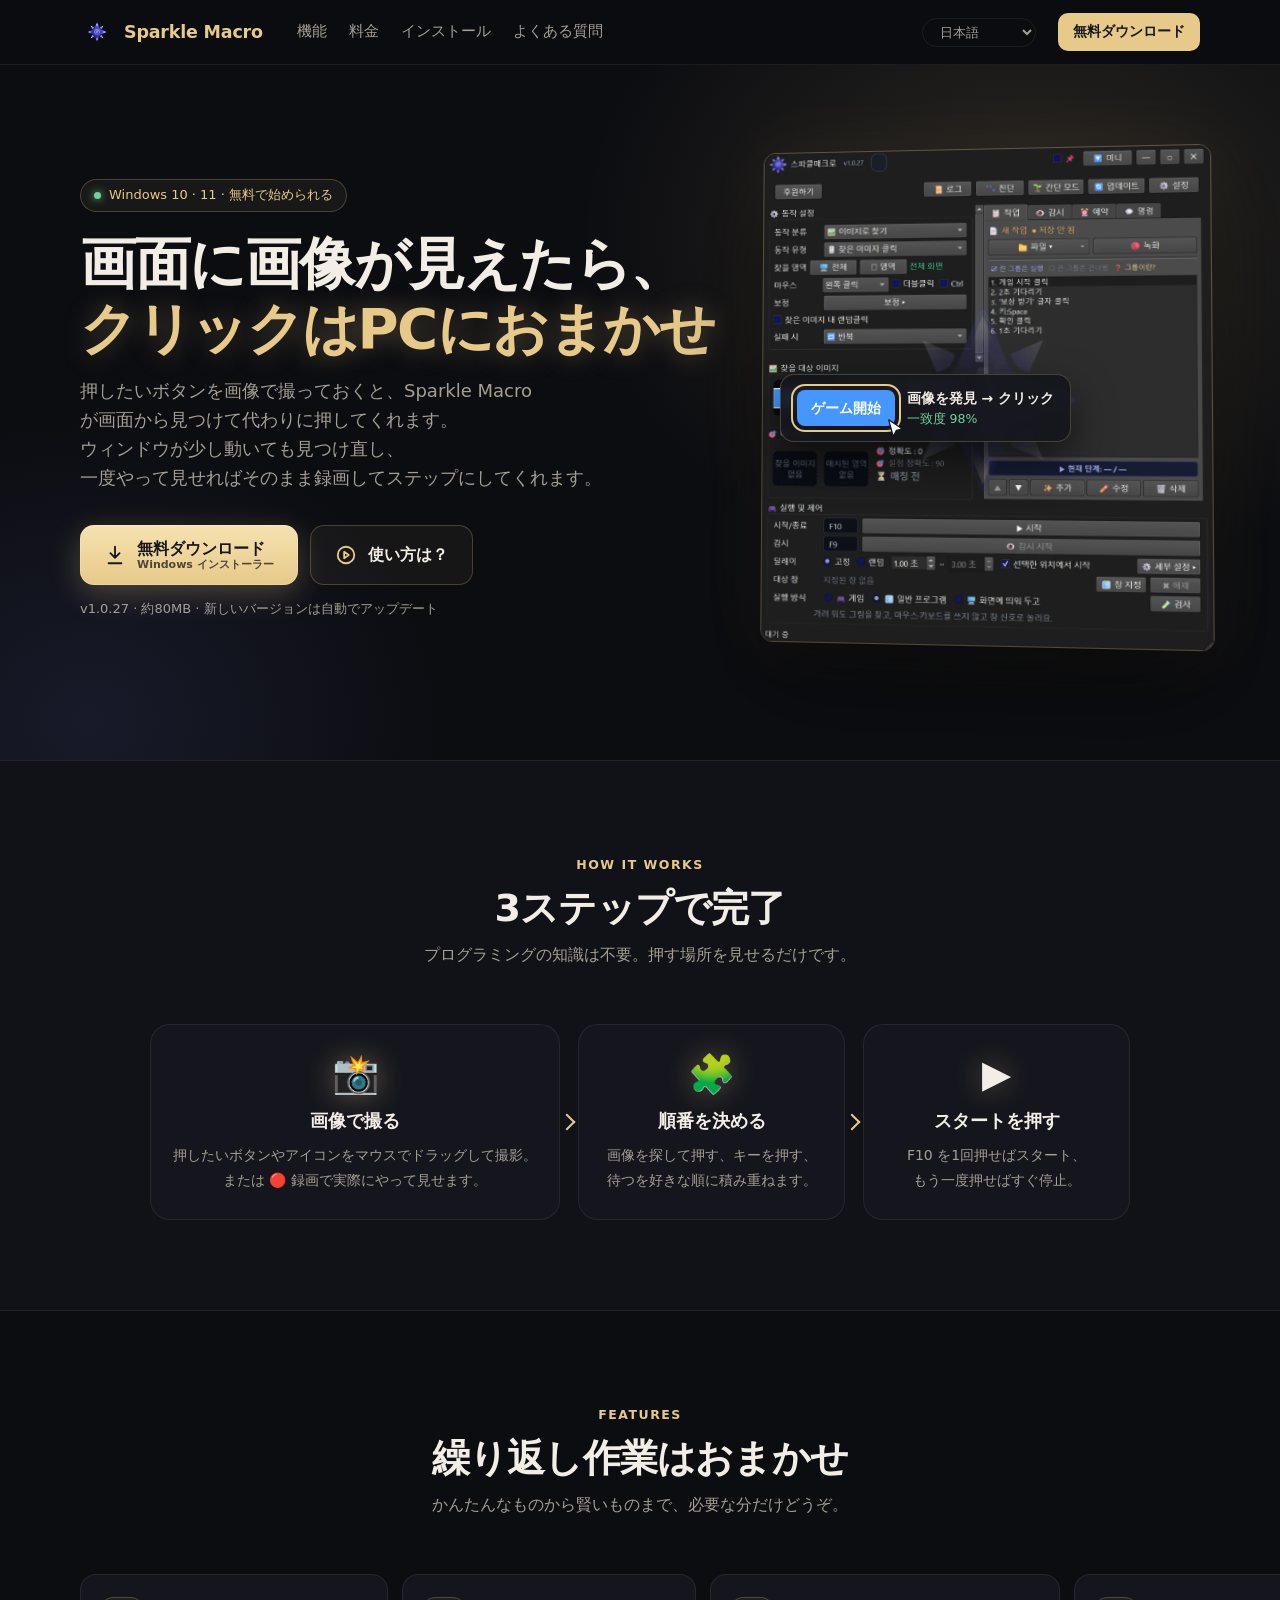
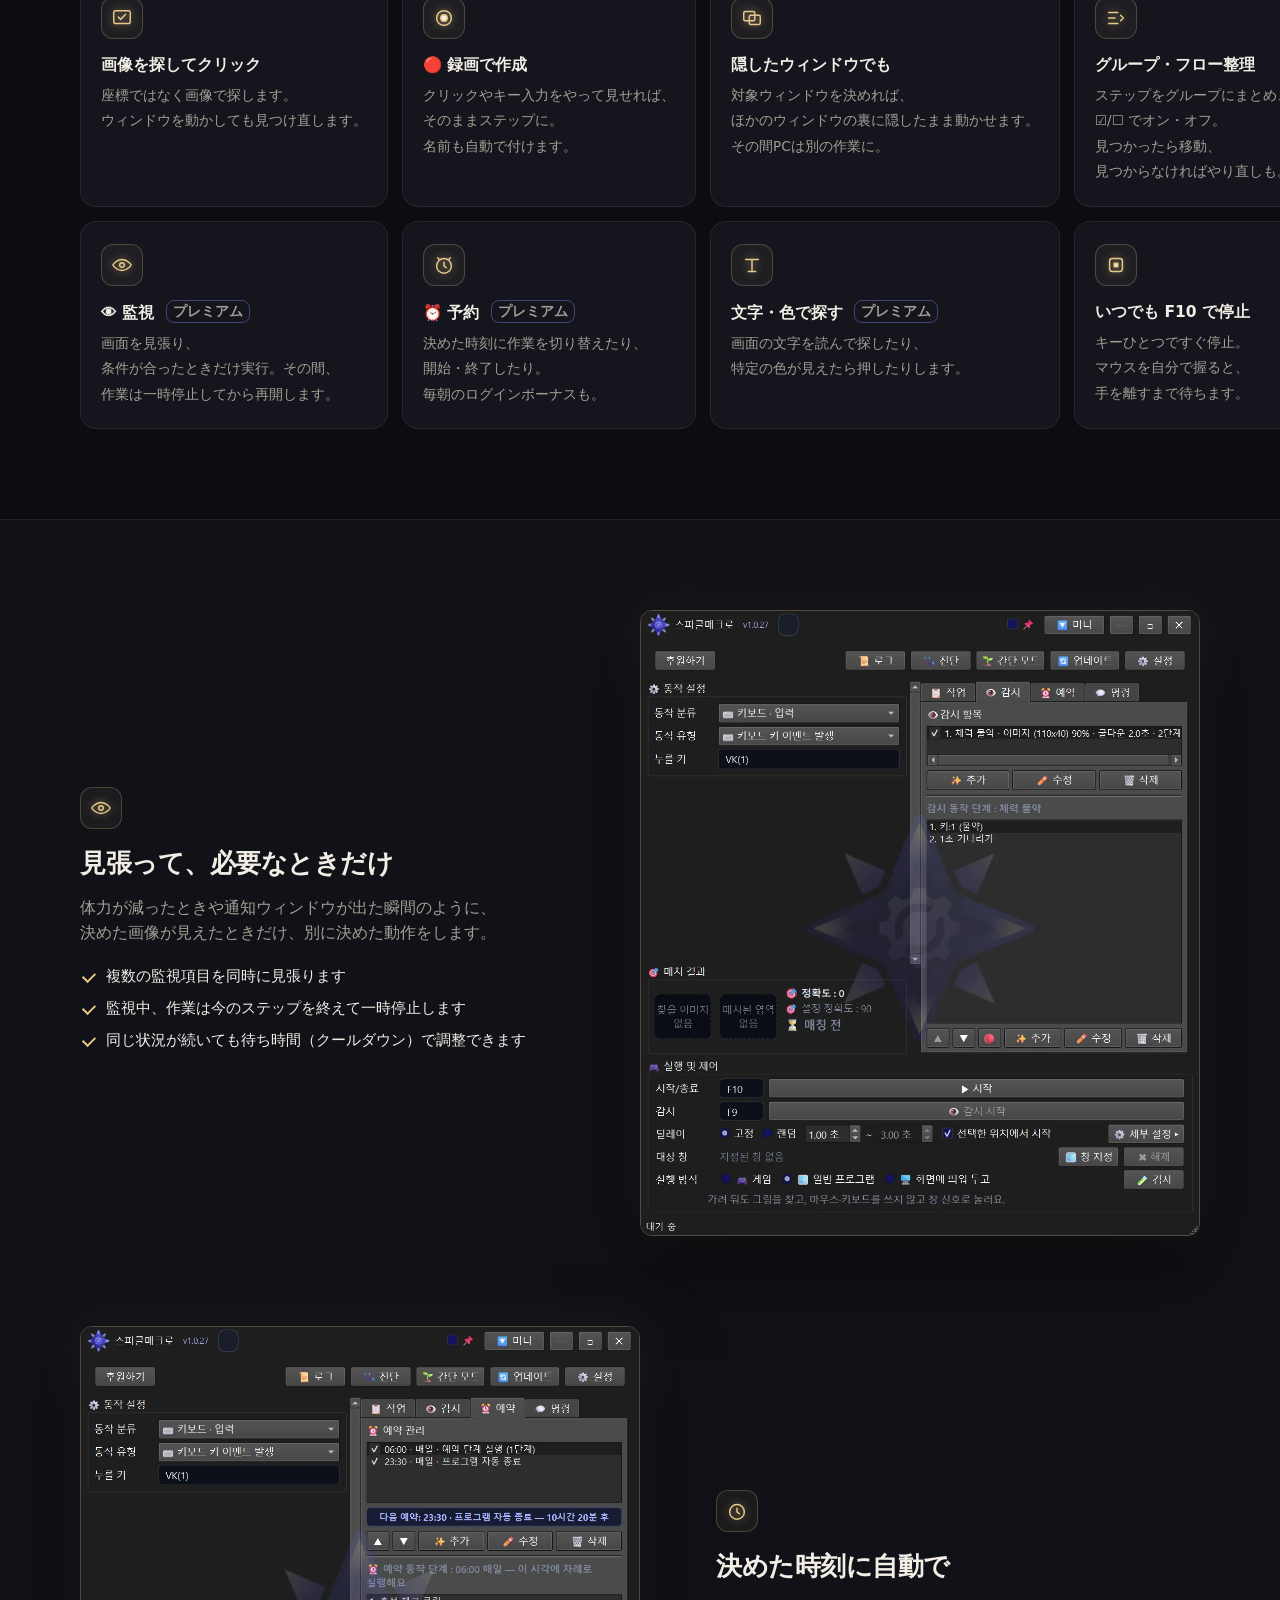
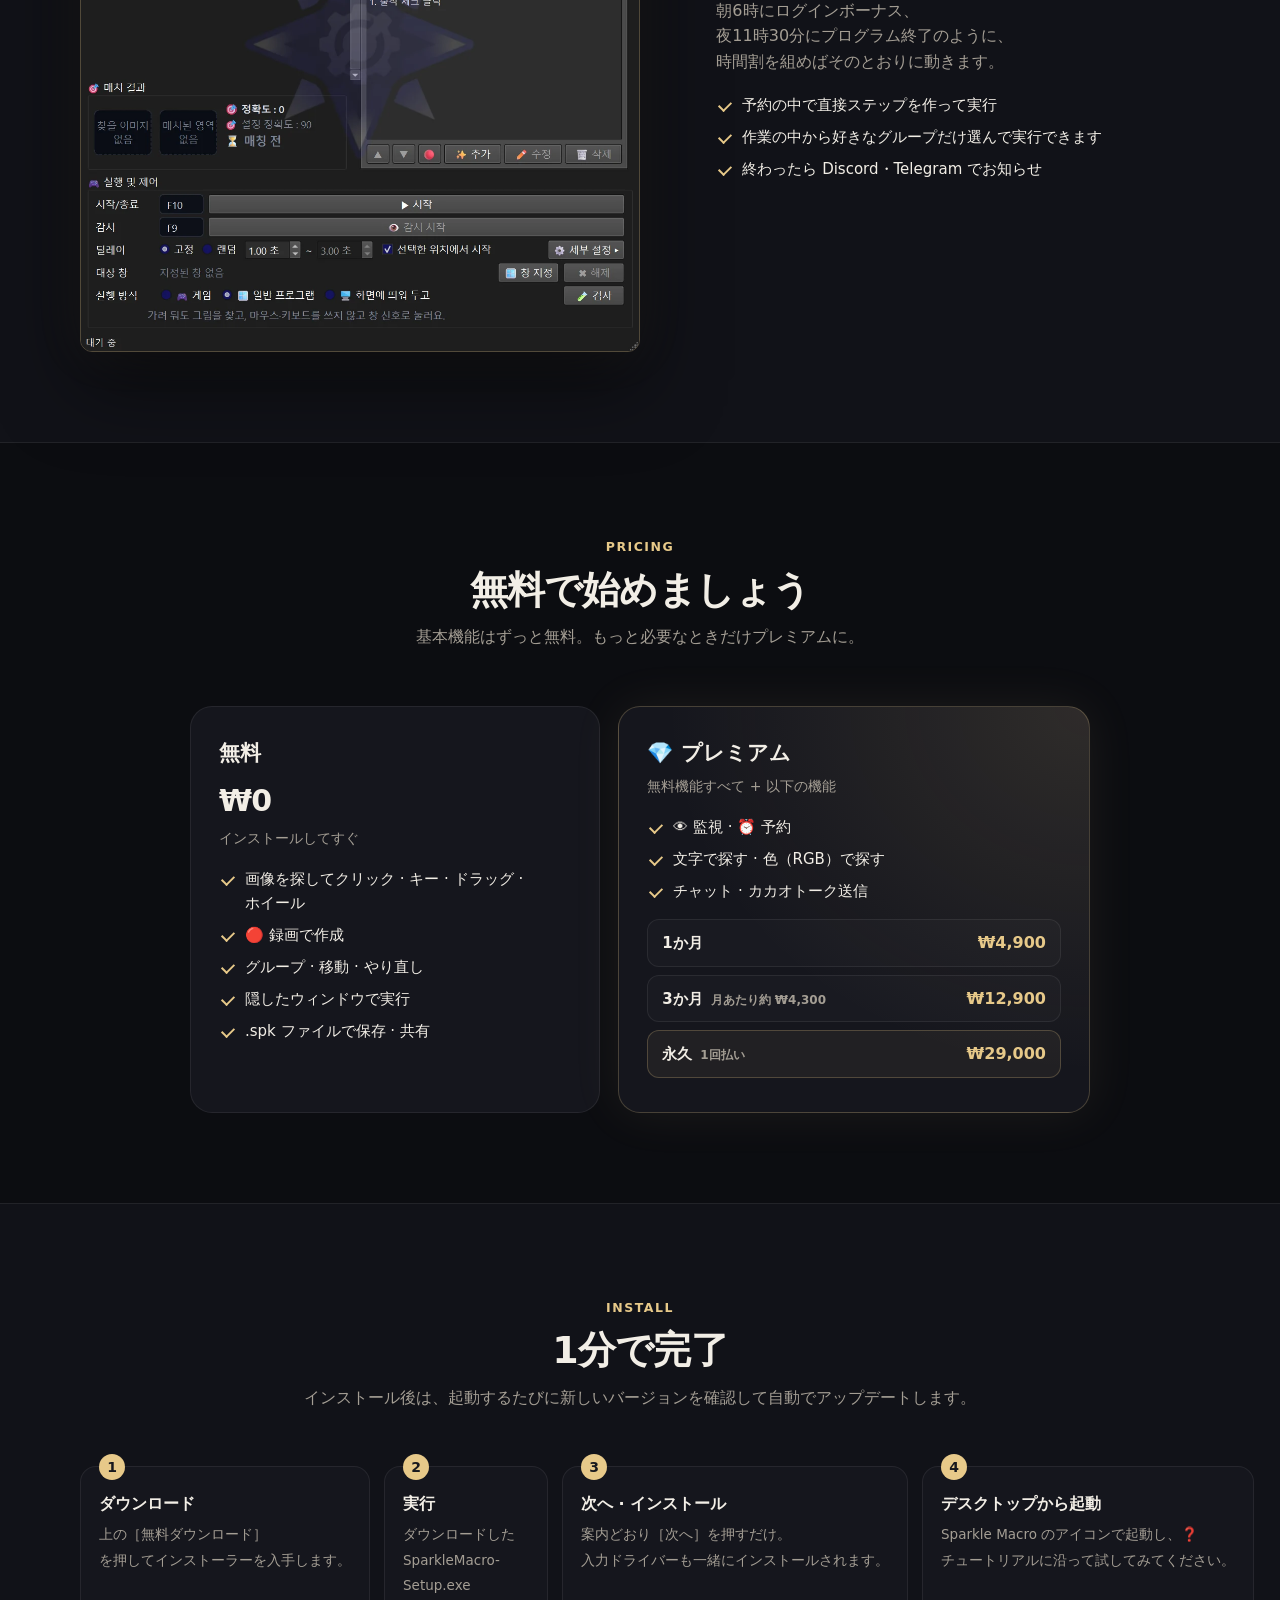
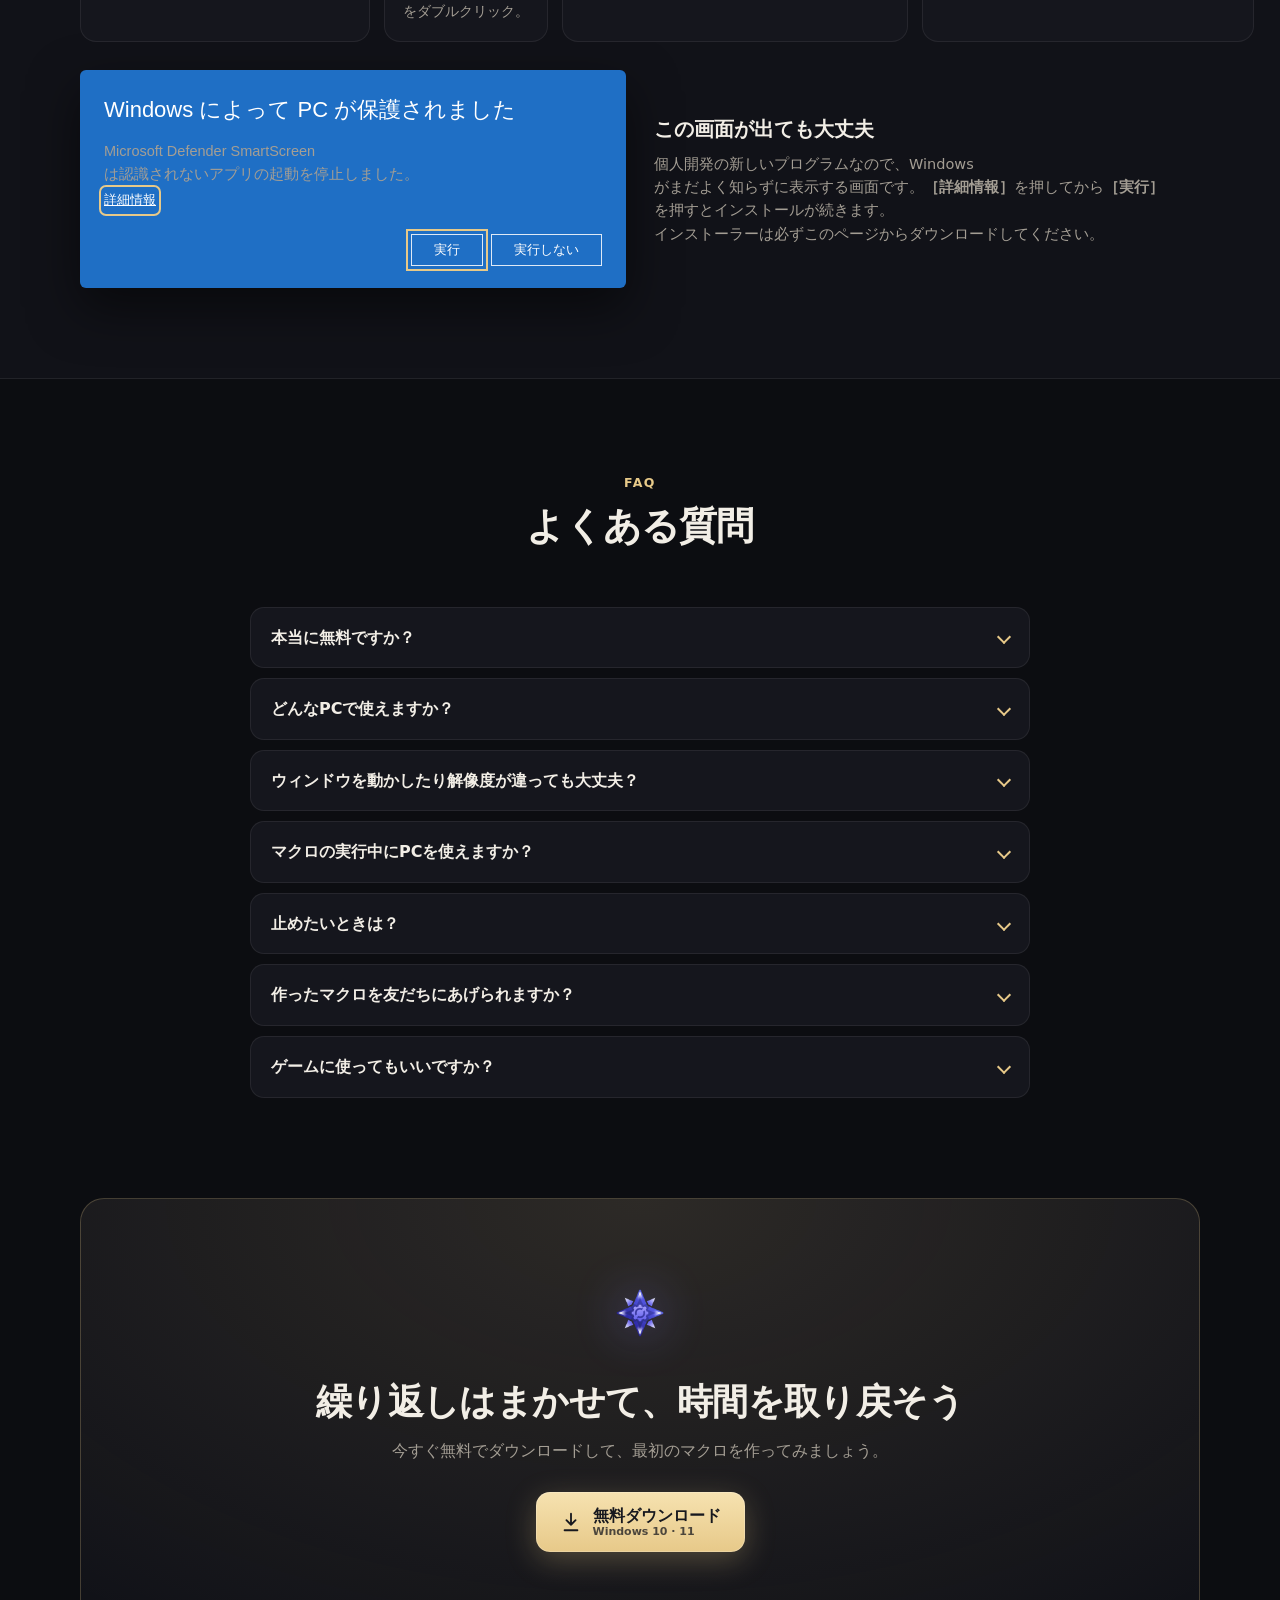
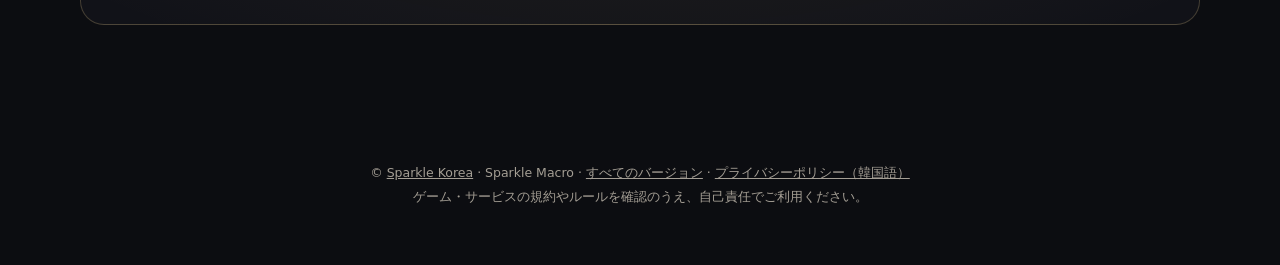
<file: ja/index.html>
<!doctype html>
<html lang="ja" data-sk-page="ja">
<head>
<!-- 자동 생성: tools/site-lang/make-lang-pages.cjs (한국어 index.html 에서 만듦. 이 파일을 직접 고치지 마세요) -->
<meta charset="utf-8">
<meta name="viewport" content="width=device-width,initial-scale=1">
<meta name="color-scheme" content="dark">
<meta name="darkreader-lock">
<title>Sparkle Macro — 画像を見つけて代わりにクリックする自動クリック</title>
<meta name="description" content="画面に画像が見えたら、PCが代わりにクリック。録画でかんたんに作れて、隠したウィンドウでも動くWindows用自動クリックソフト。無料で始められます。">
<link rel="canonical" href="https://macro.sparklekorea.com/ja/">
<link rel="alternate" hreflang="ko" href="https://macro.sparklekorea.com/">
<link rel="alternate" hreflang="en" href="https://macro.sparklekorea.com/en/">
<link rel="alternate" hreflang="ja" href="https://macro.sparklekorea.com/ja/">
<link rel="alternate" hreflang="zh-Hans" href="https://macro.sparklekorea.com/zh/">
<link rel="alternate" hreflang="es" href="https://macro.sparklekorea.com/es/">
<link rel="alternate" hreflang="pt" href="https://macro.sparklekorea.com/pt/">
<link rel="alternate" hreflang="de" href="https://macro.sparklekorea.com/de/">
<link rel="alternate" hreflang="x-default" href="https://macro.sparklekorea.com/">
<meta property="og:locale" content="ja_JP">
<meta property="og:locale:alternate" content="ko_KR">
<meta property="og:locale:alternate" content="en_US">
<meta property="og:locale:alternate" content="zh_CN">
<meta property="og:locale:alternate" content="es_ES">
<meta property="og:locale:alternate" content="pt_BR">
<meta property="og:locale:alternate" content="de_DE">
<meta name="naver-site-verification" content="ea3603b24b669458bc153d7611747bbc3c1c218b" />
<meta name="naver-site-verification" content="3b2aebe2d9a48f1d659768ca3a1edcfee66cca50" />
<meta property="og:type" content="website">
<meta property="og:url" content="https://macro.sparklekorea.com/ja/">
<meta property="og:title" content="Sparkle Macro — 画像を見つけて代わりにクリックする自動クリック">
<meta property="og:description" content="録画でかんたんに作れて、隠したウィンドウでも動くWindows用自動クリックソフト。無料で始められます。">
<meta property="og:image" content="https://macro.sparklekorea.com/img/og.jpg">
<meta name="theme-color" content="#0d0e12">
<link rel="icon" href="../icon.png">
<style>
:root{
  --bg:#0c0d11;--bg2:#111218;--card:#15161d;--line:rgba(231,201,137,.24);--line2:rgba(255,255,255,.07);
  --gold:#e7c989;--gold2:#f6e2b0;--text:#f2eee6;--muted:#a49e94;--green:#6fd39a;--violet:#8f86ff;
}
*{box-sizing:border-box}
html{scroll-behavior:smooth}
section,[id]{scroll-margin-top:76px}
#top{scroll-margin-top:0}
body{margin:0;background:var(--bg);color:var(--text);font-family:"Segoe UI",system-ui,"Malgun Gothic","Apple SD Gothic Neo",sans-serif;line-height:1.6;-webkit-font-smoothing:antialiased;overflow-x:hidden;word-break:keep-all}
a{color:var(--gold);text-decoration:none}
img{max-width:100%;height:auto;display:block}
.wrap{max-width:1160px;margin:0 auto;padding:0 20px}
.gold{color:var(--gold);text-shadow:0 0 26px rgba(231,201,137,.35)}

/* 위쪽 줄 */
nav{position:sticky;top:0;z-index:20;background:rgba(12,13,17,.8);backdrop-filter:blur(12px);-webkit-backdrop-filter:blur(12px);border-bottom:1px solid var(--line2)}
nav .wrap{display:flex;align-items:center;gap:22px;height:64px}
.logo{display:flex;align-items:center;gap:10px;font-weight:800;color:var(--gold);font-size:17.5px;letter-spacing:-.2px}
.logo img{width:34px;height:34px;border-radius:9px}
nav .links{display:flex;gap:22px;margin-left:12px}
nav .links a{color:var(--muted);font-size:14.5px}
nav .links a:hover{color:var(--text)}
nav .sp{flex:1}
.navdl{font-size:13.5px;font-weight:800;color:#17181e;background:var(--gold);border-radius:10px;padding:8px 15px}
.lang{font-size:13px;color:var(--muted);cursor:pointer;border:1px solid var(--line2);border-radius:20px;padding:5px 13px;background:transparent;font-family:inherit}
.lang:hover{color:var(--text)}
.lang option{background:var(--bg);color:var(--text)}

/* 버튼 */
.btn{display:inline-flex;align-items:center;gap:11px;padding:14px 24px;border-radius:14px;font-weight:800;font-size:16px;transition:transform .15s,box-shadow .15s,background .15s;white-space:nowrap}
.btn svg{width:22px;height:22px;flex:none}
.btn small{display:block;font-size:11px;font-weight:600;opacity:.75;line-height:1.1}
.btn .t{display:flex;flex-direction:column;align-items:flex-start;line-height:1.25}
.btn-gold{background:linear-gradient(180deg,var(--gold2),var(--gold));color:#17181e;box-shadow:0 8px 30px rgba(231,201,137,.28),inset 0 0 0 1px rgba(255,255,255,.2)}
.btn-gold:hover{transform:translateY(-1px);box-shadow:0 12px 38px rgba(231,201,137,.4)}
.btn-line{border:1px solid var(--line);color:var(--text);background:rgba(231,201,137,.05)}
.btn-line:hover{background:rgba(231,201,137,.1);transform:translateY(-1px)}
.btn-line svg{stroke:var(--gold)}

/* 첫 화면 */
.hero{position:relative;padding:76px 0 90px;overflow:hidden}
.hero:before{content:"";position:absolute;right:-200px;top:-180px;width:900px;height:700px;background:radial-gradient(closest-side,rgba(231,201,137,.14),transparent);pointer-events:none}
.hero:after{content:"";position:absolute;left:-260px;bottom:-260px;width:700px;height:600px;background:radial-gradient(closest-side,rgba(110,120,220,.12),transparent);pointer-events:none}
.hero .wrap{position:relative;z-index:1;display:grid;grid-template-columns:1fr 1.05fr;gap:48px;align-items:center}
.badge{display:inline-flex;align-items:center;gap:8px;font-size:13px;color:var(--gold);border:1px solid var(--line);border-radius:20px;padding:5px 13px;background:rgba(231,201,137,.06)}
.badge i{width:7px;height:7px;border-radius:50%;background:var(--green);box-shadow:0 0 8px var(--green)}
.hero h1{margin:20px 0 16px;font-size:clamp(34px,5.2vw,56px);line-height:1.16;letter-spacing:-1.5px;font-weight:800}
.hero .lead{margin:0;max-width:520px;color:var(--muted);font-size:clamp(15.5px,1.8vw,18px)}
.hero .btns{margin-top:32px;display:flex;flex-wrap:wrap;gap:12px}
.hero .note{margin-top:14px;font-size:13px;color:var(--muted)}
.stage{position:relative;padding:10px 0 30px}
.stage .pc{border-radius:12px;overflow:hidden;border:1px solid rgba(231,201,137,.32);box-shadow:0 34px 90px rgba(0,0,0,.6),0 0 70px rgba(231,201,137,.10);transform:perspective(1600px) rotateY(-8deg) rotateX(3deg);transform-origin:left center;max-width:560px;margin-left:auto}
/* 그림을 찾아 누르는 모습 */
.found{position:absolute;left:4%;top:44%;display:flex;align-items:center;gap:12px;padding:12px 16px;border-radius:14px;background:rgba(21,22,29,.92);border:1px solid var(--line);box-shadow:0 18px 40px rgba(0,0,0,.55);backdrop-filter:blur(6px)}
.found .tg{padding:7px 14px;border-radius:8px;background:#4696ff;color:#fff;font-weight:800;font-size:14px;position:relative;outline:2px solid var(--gold);outline-offset:4px;animation:pick 2.4s ease-in-out infinite}
.found b{display:block;font-size:14px}
.found span{display:block;font-size:12.5px;color:var(--green)}
.cursor{position:absolute;right:-12px;bottom:-14px;width:22px;height:22px;animation:tap 2.4s ease-in-out infinite}
@keyframes pick{0%,100%{outline-color:rgba(231,201,137,.2)}45%,60%{outline-color:var(--gold)}}
@keyframes tap{0%,100%{transform:translate(14px,14px)}45%{transform:translate(0,0)}55%{transform:translate(0,0) scale(.85)}65%{transform:translate(0,0)}}
@media (prefers-reduced-motion:reduce){.found .tg,.cursor{animation:none}}

/* 섹션 공통 */
section{padding:90px 0;position:relative}
.alt{background:var(--bg2);border-top:1px solid var(--line2);border-bottom:1px solid var(--line2)}
.sec-h{text-align:center;max-width:680px;margin:0 auto 56px}
.sec-h small{color:var(--gold);font-weight:800;letter-spacing:1.5px;font-size:12.5px}
.sec-h h2{margin:8px 0 10px;font-size:clamp(26px,3.6vw,38px);letter-spacing:-.8px;line-height:1.25}
.sec-h p{margin:0;color:var(--muted)}

/* 3단계 흐름 */
.flow{display:grid;grid-template-columns:repeat(3,1fr);gap:18px;max-width:980px;margin:0 auto}
.fl{position:relative;text-align:center;padding:30px 22px 26px;border:1px solid var(--line2);border-radius:20px;background:var(--card)}
.fl .em{font-size:38px;line-height:1;margin-bottom:14px;filter:drop-shadow(0 0 14px rgba(231,201,137,.35))}
.fl b{display:block;font-size:18px;margin-bottom:6px}
.fl span{font-size:14px;color:var(--muted)}
.fl:not(:last-child):after{content:"";position:absolute;right:-14px;top:50%;width:10px;height:10px;border-top:2px solid var(--gold);border-right:2px solid var(--gold);transform:translateY(-50%) rotate(45deg);z-index:2}

/* 기능 카드 */
.cards{display:grid;grid-template-columns:repeat(4,1fr);gap:14px}
.card{border:1px solid var(--line2);border-radius:16px;padding:22px 20px;background:var(--card);transition:transform .2s,border-color .2s}
.card:hover{transform:translateY(-3px);border-color:var(--line)}
.ico{width:42px;height:42px;border-radius:12px;border:1px solid var(--line);display:flex;align-items:center;justify-content:center;margin-bottom:14px;background:rgba(231,201,137,.05)}
.ico svg{width:22px;height:22px;stroke:var(--gold);fill:none;stroke-width:1.6;stroke-linecap:round;stroke-linejoin:round;filter:drop-shadow(0 0 4px rgba(231,201,137,.6))}
.card b{display:block;margin-bottom:4px;font-size:15.5px}
.card span{font-size:13.5px;color:var(--muted)}
.tag{display:inline-block;font-size:11px;font-weight:800;color:var(--violet);border:1px solid rgba(143,134,255,.4);border-radius:8px;padding:0 6px;margin-left:6px;vertical-align:2px}

/* 화면 소개 */
.pcrow{display:grid;grid-template-columns:1fr 1.2fr;gap:56px;align-items:center;margin-bottom:90px}
.pcrow:last-child{margin-bottom:0}
.pcrow.rev{grid-template-columns:1.2fr 1fr}
.pcrow.rev .txt{order:2}
.pcrow h3{margin:0 0 10px;font-size:26px;letter-spacing:-.5px}
.pcrow p{margin:0;color:var(--muted)}
.shot{border-radius:12px;overflow:hidden;border:1px solid rgba(231,201,137,.3);box-shadow:0 30px 80px rgba(0,0,0,.55),0 0 50px rgba(231,201,137,.08);max-width:560px}
.pcrow.rev .shot{margin-left:0}
.pcrow:not(.rev) .shot{margin-left:auto}
ul.chk{list-style:none;padding:0;margin:18px 0 0}
ul.chk li{position:relative;padding-left:26px;margin:8px 0;font-size:15px}
ul.chk li:before{content:"";position:absolute;left:3px;top:8px;width:10px;height:6px;border-left:2px solid var(--gold);border-bottom:2px solid var(--gold);transform:rotate(-45deg)}

/* 요금 */
.plans{display:grid;grid-template-columns:1fr 1.15fr;gap:18px;max-width:900px;margin:0 auto}
.plan{border:1px solid var(--line2);border-radius:22px;padding:30px 28px;background:var(--card)}
.plan.pro{border-color:var(--line);background:radial-gradient(90% 90% at 100% 0%,rgba(231,201,137,.12),transparent),var(--card);box-shadow:0 0 50px rgba(231,201,137,.08)}
.plan h3{margin:0 0 4px;font-size:21px}
.plan .pr{font-size:30px;font-weight:800;letter-spacing:-.8px;margin:6px 0 2px}
.plan .pr small{font-size:14px;color:var(--muted);font-weight:600;letter-spacing:0}
.plan .sub{color:var(--muted);font-size:14px}
.prices{display:grid;gap:8px;margin:16px 0 4px}
.prices div{display:flex;justify-content:space-between;align-items:baseline;padding:10px 14px;border:1px solid var(--line2);border-radius:12px;background:rgba(255,255,255,.02)}
.prices div b{font-size:15px}
.prices div span{font-weight:800;color:var(--gold)}
.prices div em{font-style:normal;font-size:12px;color:var(--muted);margin-left:8px}
.prices .best{border-color:var(--line);background:rgba(231,201,137,.06)}

/* 설치 */
.steps{display:grid;grid-template-columns:repeat(4,1fr);gap:14px;counter-reset:s}
.step{position:relative;border:1px solid var(--line2);border-radius:16px;padding:24px 18px 18px;background:var(--card)}
.step:before{counter-increment:s;content:counter(s);position:absolute;top:-13px;left:18px;width:26px;height:26px;border-radius:50%;background:var(--gold);color:#17181e;font-weight:800;font-size:14px;display:flex;align-items:center;justify-content:center}
.step b{display:block;margin-bottom:4px}
.step span{font-size:13.5px;color:var(--muted)}
.ss{margin-top:28px;display:grid;grid-template-columns:1fr 1fr;gap:28px;align-items:center}
.ssbox{border-radius:6px;background:#1f6fc5;color:#fff;padding:22px 24px;font-family:"Segoe UI","Malgun Gothic",sans-serif;box-shadow:0 20px 50px rgba(0,0,0,.5)}
.ssbox h4{margin:0 0 12px;font-size:22px;font-weight:400}
.ssbox p{margin:0 0 10px;font-size:13px}
.ssbox .more{display:inline-block;font-size:13px;text-decoration:underline;outline:2px solid var(--gold);outline-offset:3px;border-radius:2px}
.ssbox .bt{display:flex;justify-content:flex-end;gap:8px;margin-top:22px}
.ssbox .bt span{border:1px solid rgba(255,255,255,.85);padding:5px 22px;font-size:13px}
.ssbox .bt .run{outline:2px solid var(--gold);outline-offset:3px}
.ss h3{margin:0 0 8px;font-size:20px}
.ss p{margin:0;color:var(--muted);font-size:14.5px}

/* 질문 */
.faq{max-width:780px;margin:0 auto}
details{border:1px solid var(--line2);border-radius:14px;background:var(--card);margin-bottom:10px}
summary{cursor:pointer;list-style:none;padding:17px 20px;font-weight:700;display:flex;align-items:center;gap:12px}
summary::-webkit-details-marker{display:none}
summary:after{content:"";margin-left:auto;flex:none;width:8px;height:8px;border-right:2px solid var(--gold);border-bottom:2px solid var(--gold);transform:rotate(45deg);transition:transform .2s}
details[open] summary:after{transform:rotate(-135deg)}
details p{margin:0;padding:0 20px 17px;color:var(--muted);font-size:14.5px}

.final{text-align:center;padding:72px 22px;border:1px solid var(--line);border-radius:24px;background:radial-gradient(80% 120% at 50% 0%,rgba(231,201,137,.13),transparent),var(--bg2)}
.final img{width:84px;height:84px;margin:0 auto 18px;filter:drop-shadow(0 0 24px rgba(143,134,255,.45))}
.final h2{margin:0 0 8px;font-size:clamp(26px,3.6vw,36px);letter-spacing:-.6px}
.final p{margin:0 0 28px;color:var(--muted)}
.final .btns{display:flex;flex-wrap:wrap;justify-content:center;gap:12px}
footer{padding:44px 0 54px;text-align:center;font-size:12.5px;color:var(--muted)}
footer p{margin:4px 0}
footer a{color:var(--muted);text-decoration:underline}

/* 스크롤하면 살짝 떠오르기 */
.rv{opacity:0;transform:translateY(18px);transition:opacity .7s ease,transform .7s ease}
.rv.on{opacity:1;transform:none}
@media (prefers-reduced-motion:reduce){.rv{opacity:1;transform:none;transition:none}}

@media (max-width:980px){
  .hero .wrap{grid-template-columns:1fr}
  .stage{max-width:600px;margin:10px auto 0}
  .pcrow,.pcrow.rev,.ss,.plans{grid-template-columns:1fr}
  .pcrow.rev .txt{order:0}
  .pcrow{gap:26px;margin-bottom:64px}
  .shot,.pcrow:not(.rev) .shot{margin:0 auto}
  .cards,.steps{grid-template-columns:1fr 1fr}
  nav .links{display:none}
}
@media (max-width:640px){
  .flow{grid-template-columns:1fr}
  .fl:not(:last-child):after{right:50%;top:auto;bottom:-14px;transform:translateX(50%) rotate(135deg)}
}
@media (max-width:560px){
  .cards,.steps{grid-template-columns:1fr}
  .navdl{display:none}
  .hero{padding:44px 0 60px}
  .btn{width:100%;justify-content:center}
  .found{left:2%;top:38%;transform:scale(.85);transform-origin:left top}
}
</style>
</head>
<body id="top">

<nav><div class="wrap">
  <a class="logo" href="#top"><img src="../icon.png" alt=""><span data-t="brand">스파클 매크로</span></a>
  <div class="links"><a href="#feat" data-t="nav1">기능</a><a href="#price" data-t="nav2">요금</a><a href="#install" data-t="nav3">설치</a><a href="#faq" data-t="nav4">자주 묻는 질문</a></div>
  <span class="sp"></span>
  <select id="lang" class="lang" aria-label="Language"></select>
  <a class="navdl dl" href="#" data-t="navdl">무료 다운로드</a>
</div></nav>

<header class="hero"><div class="wrap">
  <div>
    <span class="badge"><i></i><span data-t="badge">Windows 10 · 11 · 무료로 시작</span></span>
    <h1 data-t="h1">화면에 그림이 보이면,<br><span class="gold">클릭은 컴퓨터가</span> 해요</h1>
    <p class="lead" data-t="lead">누를 버튼을 그림으로 찍어 두면 스파클 매크로가 화면에서 찾아 대신 눌러 줘요. 창이 조금 움직여도 다시 찾아내고, 직접 해 보이면 그대로 녹화해 단계로 만들어 줘요.</p>
    <div class="btns">
      <a class="btn btn-gold dl" href="#">
        <svg viewBox="0 0 24 24" fill="none" stroke="currentColor" stroke-width="2" stroke-linecap="round" stroke-linejoin="round"><path d="M12 3v12M7 10l5 5 5-5M5 21h14"/></svg>
        <span class="t" data-t="dl1">무료 다운로드<small>Windows 설치 파일</small></span>
      </a>
      <a class="btn btn-line" href="#how">
        <svg viewBox="0 0 24 24" fill="none" stroke-width="2" stroke-linecap="round" stroke-linejoin="round"><circle cx="12" cy="12" r="9"/><path d="M10 8.5l5 3.5-5 3.5z"/></svg>
        <span data-t="how">어떻게 쓰나요?</span>
      </a>
    </div>
    <p class="note" data-t="note">v1.0.27 · 약 80MB · 새 버전은 프로그램이 알아서 업데이트해요</p>
  </div>
  <div class="stage">
    <div class="pc"><img src="../img/main.webp" width="1100" height="1230" alt="스파클 매크로 작업 화면"></div>
    <div class="found">
      <div class="tg"><i data-t="fTg" style="font-style:normal">게임 시작</i>
        <svg class="cursor" viewBox="0 0 24 24"><path d="M4 2l15 10-6.5 1.5L9 20z" fill="#fff" stroke="#17181e" stroke-width="1.4" stroke-linejoin="round"/></svg>
      </div>
      <div><b data-t="fB">그림 찾음 → 클릭</b><span data-t="fS">유사도 98%</span></div>
    </div>
  </div>
</div></header>

<section id="how" class="alt"><div class="wrap">
  <div class="sec-h rv"><small>HOW IT WORKS</small><h2 data-t="howH">세 단계면 끝나요</h2><p data-t="howP">프로그래밍은 몰라도 돼요. 누를 곳을 보여 주기만 하면 돼요.</p></div>
  <div class="flow rv">
    <div class="fl"><div class="em">📸</div><b data-t="f1">그림으로 찍기</b><span data-t="f1d">누를 버튼·아이콘을 마우스로 드래그해서 찍어요. 또는 🔴 녹화로 직접 해 보여요.</span></div>
    <div class="fl"><div class="em">🧩</div><b data-t="f2">순서 정하기</b><span data-t="f2d">그림 찾아 누르기, 키 누르기, 기다리기를 원하는 순서로 쌓아요.</span></div>
    <div class="fl"><div class="em">▶️</div><b data-t="f3">시작 누르기</b><span data-t="f3d">F10 한 번이면 시작, 다시 누르면 바로 멈춰요.</span></div>
  </div>
</div></section>

<section id="feat"><div class="wrap">
  <div class="sec-h rv"><small>FEATURES</small><h2 data-t="featH">반복 작업을 맡겨 두세요</h2><p data-t="featP">쉬운 것부터 똑똑한 것까지, 필요한 만큼만 꺼내 쓰세요.</p></div>
  <div class="cards rv">
    <div class="card"><div class="ico"><svg viewBox="0 0 24 24"><rect x="3" y="4" width="18" height="14" rx="2"/><path d="M8 11l2.5 2.5L16 8"/></svg></div><b data-t="c1">그림 찾아 누르기</b><span data-t="c1d">좌표가 아니라 그림으로 찾아요. 창을 옮겨도 다시 찾아내요.</span></div>
    <div class="card"><div class="ico"><svg viewBox="0 0 24 24"><circle cx="12" cy="12" r="8"/><circle cx="12" cy="12" r="3.5" fill="currentColor"/></svg></div><b data-t="c2">🔴 녹화로 만들기</b><span data-t="c2d">직접 클릭·키 입력을 해 보이면 그대로 단계가 돼요. 이름도 알아서 지어요.</span></div>
    <div class="card"><div class="ico"><svg viewBox="0 0 24 24"><rect x="3" y="5" width="12" height="10" rx="1.5"/><rect x="9" y="9" width="12" height="10" rx="1.5"/></svg></div><b data-t="c3">가려 둔 창에서도</b><span data-t="c3d">대상 창을 정하면 다른 창 뒤에 숨겨 둔 채로 돌려요. 그동안 PC는 다른 일에.</span></div>
    <div class="card"><div class="ico"><svg viewBox="0 0 24 24"><path d="M4 6h10M4 12h7M4 18h10"/><path d="M17 9l3 3-3 3"/></svg></div><b data-t="c4">그룹·흐름 정리</b><span data-t="c4d">단계를 그룹으로 묶고 ☑/☐ 로 켜고 꺼요. 찾으면 이동, 못 찾으면 다시 하기도.</span></div>
    <div class="card"><div class="ico"><svg viewBox="0 0 24 24"><path d="M2 12s3.5-6 10-6 10 6 10 6-3.5 6-10 6S2 12 2 12z"/><circle cx="12" cy="12" r="2.5"/></svg></div><b data-t="c5">👁 감시 <span class="tag">프리미엄</span></b><span data-t="c5d">화면을 지켜보다 조건이 맞을 때만 실행해요. 그동안 작업은 잠시 멈췄다 이어서.</span></div>
    <div class="card"><div class="ico"><svg viewBox="0 0 24 24"><circle cx="12" cy="13" r="8"/><path d="M12 9v4l2.5 2M5 4l2 2M19 4l-2 2"/></svg></div><b data-t="c6">⏰ 예약 <span class="tag">프리미엄</span></b><span data-t="c6d">정한 시각에 작업을 바꾸거나 시작·종료해요. 매일 아침 출석 체크도.</span></div>
    <div class="card"><div class="ico"><svg viewBox="0 0 24 24"><path d="M5 6h14M12 6v13M8 19h8"/></svg></div><b data-t="c7">문자·색으로 찾기 <span class="tag">프리미엄</span></b><span data-t="c7d">화면 속 글자를 읽어 찾거나, 특정 색이 보일 때 눌러요.</span></div>
    <div class="card"><div class="ico"><svg viewBox="0 0 24 24"><rect x="5" y="5" width="14" height="14" rx="3"/><path d="M10 10h4v4h-4z" fill="currentColor"/></svg></div><b data-t="c8">언제든 F10 정지</b><span data-t="c8d">키 하나로 즉시 멈춰요. 마우스를 직접 잡으면 손을 뗄 때까지 기다려요.</span></div>
  </div>
</div></section>

<section class="alt"><div class="wrap">
  <div class="pcrow rv">
    <div class="txt">
      <div class="ico"><svg viewBox="0 0 24 24"><path d="M2 12s3.5-6 10-6 10 6 10 6-3.5 6-10 6S2 12 2 12z"/><circle cx="12" cy="12" r="2.5"/></svg></div>
      <h3 data-t="w1h">지켜보다가, 필요할 때만</h3>
      <p data-t="w1p">체력이 낮아지거나 알림 창이 뜨는 순간처럼, 정해 둔 그림이 보이면 그때만 따로 정한 동작을 해요.</p>
      <ul class="chk">
        <li data-t="w1a">여러 감시 항목을 동시에 지켜봐요</li>
        <li data-t="w1b">감시가 도는 동안 작업은 하던 단계를 마치고 잠시 멈춰요</li>
        <li data-t="w1c">같은 상황이 연달아 와도 쉬는 시간(쿨다운)으로 조절해요</li>
      </ul>
    </div>
    <div class="shot"><img src="../img/watch.webp" width="1100" height="1230" alt="감시 화면" loading="lazy"></div>
  </div>
  <div class="pcrow rev rv">
    <div class="txt">
      <div class="ico"><svg viewBox="0 0 24 24"><circle cx="12" cy="13" r="8"/><path d="M12 9v4l2.5 2"/></svg></div>
      <h3 data-t="w2h">정한 시각에 알아서</h3>
      <p data-t="w2p">아침 6시엔 출석 체크, 밤 11시 30분엔 프로그램 종료처럼 시간표를 짜 두면 그대로 해요.</p>
      <ul class="chk">
        <li data-t="w2a">예약 안에 단계를 바로 만들어 실행해요</li>
        <li data-t="w2b">작업 중 원하는 그룹만 골라 실행할 수 있어요</li>
        <li data-t="w2c">끝나면 디스코드·텔레그램으로 알려 줘요</li>
      </ul>
    </div>
    <div class="shot"><img src="../img/schedule.webp" width="1100" height="1230" alt="예약 화면" loading="lazy"></div>
  </div>
</div></section>

<section id="price"><div class="wrap">
  <div class="sec-h rv"><small>PRICING</small><h2 data-t="priceH">무료로 시작하세요</h2><p data-t="priceP">기본 기능은 계속 무료예요. 더 필요할 때만 프리미엄으로.</p></div>
  <div class="plans rv">
    <div class="plan">
      <h3 data-t="pFree">무료</h3>
      <div class="pr" data-t="pFreePr">0원</div>
      <div class="sub" data-t="pFreeSub">설치하면 바로</div>
      <ul class="chk">
        <li data-t="pf1">그림 찾아 누르기 · 키 · 드래그 · 휠</li>
        <li data-t="pf2">🔴 녹화로 만들기</li>
        <li data-t="pf3">그룹 · 이동 · 다시 하기</li>
        <li data-t="pf4">가려 둔 창에서 돌리기</li>
        <li data-t="pf5">.spk 파일로 저장 · 공유</li>
      </ul>
    </div>
    <div class="plan pro">
      <h3 data-t="pPro">💎 프리미엄</h3>
      <div class="sub" data-t="pProSub">무료 기능 전부 + 아래 기능</div>
      <ul class="chk">
        <li data-t="pp1">👁 감시 · ⏰ 예약</li>
        <li data-t="pp2">문자로 찾기 · 색(RGB)으로 찾기</li>
        <li data-t="pp3">채팅 · 카카오톡 보내기</li>
      </ul>
      <div class="prices">
        <div><b data-t="pm1">1개월</b><span data-t="pm1p">4,900원</span></div>
        <div><b data-t="pm3">3개월<em>월 4,300원꼴</em></b><span data-t="pm3p">12,900원</span></div>
        <div class="best"><b data-t="pLife">평생<em>한 번 결제</em></b><span data-t="pLifep">29,000원</span></div>
      </div>
    </div>
  </div>
</div></section>

<section id="install" class="alt"><div class="wrap">
  <div class="sec-h rv"><small>INSTALL</small><h2 data-t="instH">1분이면 끝나요</h2><p data-t="instP">설치 후에는 켤 때마다 새 버전을 확인하고 알아서 업데이트해요.</p></div>
  <div class="steps rv">
    <div class="step"><b data-t="s1">내려받기</b><span data-t="s1d">위의 [무료 다운로드] 를 눌러 설치 파일을 받아요.</span></div>
    <div class="step"><b data-t="s2">실행하기</b><span data-t="s2d">받은 SparkleMacro-Setup.exe 를 더블클릭해요.</span></div>
    <div class="step"><b data-t="s3">다음 · 설치</b><span data-t="s3d">안내대로 [다음] 만 누르면 돼요. 입력 드라이버도 함께 설치돼요.</span></div>
    <div class="step"><b data-t="s4">바탕화면에서 시작</b><span data-t="s4d">스파클 매크로 아이콘을 눌러 켜고, ❓ 튜토리얼을 따라 해 보세요.</span></div>
  </div>
  <div class="ss rv">
    <div class="ssbox" aria-hidden="true">
      <h4 data-t="ssH4">Windows의 PC 보호</h4>
      <p data-t="ssP">Microsoft Defender SmartScreen에서 인식할 수 없는 앱의 시작을 차단했습니다.</p>
      <span class="more" data-t="ssMore">추가 정보</span>
      <div class="bt"><span class="run" data-t="ssRun">실행</span><span data-t="ssNo">실행 안 함</span></div>
    </div>
    <div>
      <h3 data-t="ssH">이 창이 나와도 괜찮아요</h3>
      <p data-t="ssBody">새로 나온 개인 개발 프로그램이라 Windows가 아직 잘 몰라서 띄우는 창이에요. <b>[추가 정보]</b> 를 누른 뒤 <b>[실행]</b> 을 누르면 설치가 이어져요. 설치 파일은 꼭 이 페이지에서만 받아 주세요.</p>
    </div>
  </div>
</div></section>

<section id="faq"><div class="wrap">
  <div class="sec-h rv"><small>FAQ</small><h2 data-t="faqH">궁금한 점</h2></div>
  <div class="faq rv">
    <details><summary data-t="q1">정말 무료인가요?</summary><p data-t="a1">네. 그림 찾아 누르기, 녹화, 그룹, 가려 둔 창에서 돌리기 같은 기본 기능은 기간 제한 없이 무료예요. 감시·예약·문자/색 찾기·메시지 보내기가 필요할 때만 프리미엄을 쓰면 돼요.</p></details>
    <details><summary data-t="q2">어떤 PC에서 되나요?</summary><p data-t="a2">Windows 10 · 11 (64비트) 에서 돼요. 맥과 휴대폰은 지원하지 않아요.</p></details>
    <details><summary data-t="q3">창을 옮기거나 해상도가 달라도 되나요?</summary><p data-t="a3">좌표가 아니라 그림으로 찾기 때문에 창 위치가 바뀌어도 다시 찾아내요. 화면 배율이나 해상도가 크게 바뀌면 그림을 한 번 다시 찍어 주세요.</p></details>
    <details><summary data-t="q4">매크로가 도는 동안 컴퓨터를 써도 되나요?</summary><p data-t="a4">대상 창을 지정하고 실행 방식을 고르면 그 창을 가려 둔 채로 돌릴 수 있어요. 실제 마우스를 쓰는 방식이라도 사용자가 마우스·키보드를 잡으면 손을 뗄 때까지 기다렸다가 이어서 해요.</p></details>
    <details><summary data-t="q5">멈추고 싶을 땐요?</summary><p data-t="a5">F10 을 누르면 바로 멈춰요. 단축키는 설정에서 바꿀 수 있어요.</p></details>
    <details><summary data-t="q6">만든 매크로를 친구에게 줄 수 있나요?</summary><p data-t="a6">[📁 파일 ▾] → 저장하면 단계와 그림이 .spk 파일 하나에 담겨요. 그 파일을 보내 주면 그대로 불러와 쓸 수 있어요.</p></details>
    <details><summary data-t="q7">게임에 써도 되나요?</summary><p data-t="a7">게임이나 서비스마다 자동 입력 프로그램을 금지하는 약관이 있을 수 있어요. 쓰려는 곳의 약관과 규정을 먼저 확인하고, 본인 책임 아래 사용해 주세요.</p></details>
  </div>
</div></section>

<section style="padding-top:0"><div class="wrap">
  <div class="final rv">
    <img src="../icon.png" alt="">
    <h2 data-t="finH">반복은 맡기고, 시간은 돌려받으세요</h2>
    <p data-t="finP">지금 무료로 받아서 첫 매크로를 만들어 보세요.</p>
    <div class="btns">
      <a class="btn btn-gold dl" href="#">
        <svg viewBox="0 0 24 24" fill="none" stroke="currentColor" stroke-width="2" stroke-linecap="round" stroke-linejoin="round"><path d="M12 3v12M7 10l5 5 5-5M5 21h14"/></svg>
        <span class="t" data-t="dl2">무료 다운로드<small>Windows 10 · 11</small></span>
      </a>
    </div>
  </div>
</div></section>

<footer><div class="wrap">
  <p>© <a href="https://sparklekorea.com/">Sparkle Korea</a> · <span data-t="brand">스파클 매크로</span> · <a href="https://github.com/sparklekorea/macro-pc/releases" data-t="ftAll">모든 버전</a> · <a href="../privacy.html" data-t="ftPriv">개인정보처리방침</a></p>
  <p data-t="ftNote">게임·서비스의 약관과 규정을 확인한 뒤 본인 책임 아래 사용해 주세요.</p>
</div></footer>

<script>
// 다운로드: 언제나 최신 설치 파일
var DL = 'https://github.com/sparklekorea/macro-pc/releases/latest/download/SparkleMacro-Setup.exe';
document.querySelectorAll('.dl').forEach(function (a) { a.href = DL; });
// 스크롤하면 살짝 떠오르기
var io = 'IntersectionObserver' in window ? new IntersectionObserver(function (es) {
  es.forEach(function (e) { if (e.isIntersecting) { e.target.classList.add('on'); io.unobserve(e.target); } });
}, { threshold: .12 }) : null;
document.querySelectorAll('.rv').forEach(function (el) { io ? io.observe(el) : el.classList.add('on'); });

// ===== 스파클코리아 공통 언어 처리 (sparklekorea.com · calendar · macro · dmx 모두 같은 코드) =====
// 고른 언어를 sparklekorea.com 전체가 함께 기억합니다 (쿠키 domain=.sparklekorea.com).
// 다른 스파클코리아 사이트로 가는 링크에는 ?lang= 을 붙여서, 사이트를 옮겨도 언어가 그대로입니다.
// 처음 오면 브라우저 언어 → 지원 안 하는 언어면 영어.
var SK_LANGS = [['ko', '한국어'], ['en', 'English'], ['ja', '日本語'], ['zh', '中文'], ['es', 'Español'], ['pt', 'Português'], ['de', 'Deutsch']];
function skOk(x) { return SK_LANGS.some(function (l) { return l[0] === x; }); }
function skDetect() {
  var q = null;
  try { q = new URLSearchParams(location.search).get('lang'); } catch (e) {}
  if (skOk(q)) return q;
  var pl = document.documentElement.getAttribute('data-sk-page');
  if (skOk(pl)) return pl;
  var m = document.cookie.match(/(?:^|; )sk_lang=([a-z]{2})/);
  if (m && skOk(m[1])) return m[1];
  try { var s = localStorage.getItem('lang'); if (skOk(s)) return s; } catch (e) {}
  var n = String(navigator.language || 'en').slice(0, 2).toLowerCase();
  return skOk(n) ? n : 'en';
}
function skSave(l) {
  var dom = /(^|\.)sparklekorea\.com$/.test(location.hostname) ? '; domain=.sparklekorea.com' : '';
  document.cookie = 'sk_lang=' + l + dom + '; path=/; max-age=31536000; SameSite=Lax';
  try { localStorage.setItem('lang', l); } catch (e) {}
}
// 스파클코리아 사이트끼리 가는 링크에 지금 언어를 붙임 (?lang=xx)
function skLinks(l) {
  document.querySelectorAll('a[href]').forEach(function (a) {
    try {
      var u = new URL(a.getAttribute('href'), location.href);
      if (!/(^|\.)sparklekorea\.com$/.test(u.hostname) || u.hostname === location.hostname) return;
      var p = u.pathname, lp = (p.length === 4 && p.charAt(0) === '/' && p.charAt(3) === '/') ? p.slice(1, 3) : null; if (p === '/' || (lp && skOk(lp))) { u.pathname = l === 'ko' ? '/' : '/' + l + '/'; u.searchParams.delete('lang'); if (l === 'ko') u.searchParams.set('lang', 'ko'); } /* sk-lang-path */ else u.searchParams.set('lang', l);
      a.href = u.toString();
    } catch (e) {}
  });
}
// <select id="lang" class="lang"> 를 7개 언어로 채우고, 바꾸면 onChange(언어) 를 부름
function skPicker(sel, cur, onChange) {
  sel.innerHTML = SK_LANGS.map(function (l) { return '<option value="' + l[0] + '"' + (l[0] === cur ? ' selected' : '') + '>' + l[1] + '</option>'; }).join('');
  sel.onchange = function () { skSave(sel.value); var pg = document.documentElement.getAttribute('data-sk-page'); if (pg) { try { history.replaceState(null, '', sel.value === 'ko' ? '../' : '../' + sel.value + '/'); document.documentElement.setAttribute('data-sk-page', sel.value === 'ko' ? '' : sel.value); } catch (e) {} } /* sk-lang-url */ onChange(sel.value); };
}
// ===== 공통 언어 처리 끝 =====

// ===== 언어 =====
// 한국어는 지금 화면 글자를 그대로 모아 둠
var KO = {};
document.querySelectorAll('[data-t]').forEach(function (el) { KO[el.getAttribute('data-t')] = el.innerHTML; });
var TITLE = {
  ko: document.title,
  en: 'Sparkle Macro — auto clicker that finds and clicks images',
  ja: 'Sparkle Macro — 画像を見つけて代わりにクリックする自動クリック',
  zh: 'Sparkle Macro — 找到图片替你点击的自动点击器',
  es: 'Sparkle Macro — autoclicker que encuentra imágenes y hace clic',
  pt: 'Sparkle Macro — autoclicker que encontra imagens e clica por você',
  de: 'Sparkle Macro — Autoklicker, der Bilder findet und klickt'
};
// 모든 외국어에 같은 값 (브랜드·가격)
var COMMON = { brand: 'Sparkle Macro', pFreePr: '₩0', pm1p: '₩4,900', pm3p: '₩12,900', pLifep: '₩29,000' };
var T = {
  en: {
    nav1: 'Features', nav2: 'Pricing', nav3: 'Install', nav4: 'FAQ', navdl: 'Free download',
    badge: 'Windows 10 · 11 · Free to start',
    h1: 'When it shows up on screen,<br><span class="gold">your PC does the clicking</span>',
    lead: 'Snap a picture of the button to press, and Sparkle Macro finds it on screen and clicks it for you. It finds it again even if the window moves, and if you show it once, it records what you do as steps.',
    dl1: 'Free download<small>Windows installer</small>', how: 'How does it work?',
    note: 'v1.0.27 · about 80 MB · updates itself when a new version is out',
    fTg: 'Start game', fB: 'Image found → click', fS: 'Match 98%',
    howH: 'Three steps and you’re done', howP: 'No coding needed. Just show it where to click.',
    f1: 'Snap a picture', f1d: 'Drag the mouse over the button or icon to capture it. Or just show it with 🔴 Record.',
    f2: 'Set the order', f2d: 'Stack find-and-click, key presses and waits in any order you like.',
    f3: 'Press start', f3d: 'Press F10 once to start, and again to stop right away.',
    featH: 'Hand off the repetitive work', featP: 'From simple to smart — use only what you need.',
    c1: 'Find &amp; click images', c1d: 'It looks for pictures, not coordinates. Move the window and it still finds them.',
    c2: '🔴 Build by recording', c2d: 'Click and type as usual and it turns into steps. It even names them for you.',
    c3: 'Works in hidden windows', c3d: 'Pick a target window and it runs even behind other windows. Meanwhile, use your PC for other things.',
    c4: 'Groups &amp; flow', c4d: 'Bundle steps into groups and switch them on/off with ☑/☐. Jump when found, retry when not.',
    c5: '👁 Watch <span class="tag">Premium</span>', c5d: 'Keeps an eye on the screen and acts only when a condition is met. Your task pauses meanwhile, then carries on.',
    c6: '⏰ Schedule <span class="tag">Premium</span>', c6d: 'Switch, start or stop tasks at set times. Daily morning check-ins, too.',
    c7: 'Find by text &amp; color <span class="tag">Premium</span>', c7d: 'Reads text on screen to find things, or clicks when a certain color appears.',
    c8: 'Stop anytime with F10', c8d: 'One key stops it instantly. Grab the mouse yourself and it waits until you let go.',
    w1h: 'Watching, acting only when needed', w1p: 'Like the moment your HP drops or a popup appears — when a chosen image shows up, it runs the action you set for it.',
    w1a: 'Watches several items at the same time', w1b: 'While a watch runs, your task finishes its current step and pauses', w1c: 'A cooldown keeps it calm when the same thing happens again and again',
    w2h: 'On its own, right on time', w2p: 'Check in at 6 AM, close the program at 11:30 PM — set up a timetable and it sticks to it.',
    w2a: 'Build and run steps right inside a schedule', w2b: 'Run only the groups you pick from a task', w2c: 'Lets you know on Discord or Telegram when it’s done',
    priceH: 'Start for free', priceP: 'The basics stay free. Go Premium only when you need more.',
    pFree: 'Free', pFreeSub: 'Ready as soon as you install',
    pf1: 'Find &amp; click images · keys · drag · wheel', pf2: '🔴 Build by recording', pf3: 'Groups · jump · retry', pf4: 'Run in hidden windows', pf5: 'Save &amp; share as .spk files',
    pPro: '💎 Premium', pProSub: 'Everything in Free + the features below',
    pp1: '👁 Watch · ⏰ Schedule', pp2: 'Find by text · find by color (RGB)', pp3: 'Send to chat · KakaoTalk',
    pm1: '1 month', pm3: '3 months<em>≈ ₩4,300/mo</em>', pLife: 'Lifetime<em>one-time payment</em>',
    instH: 'Done in a minute', instP: 'Once installed, it checks for a new version every time it starts and updates itself.',
    s1: 'Download', s1d: 'Press [Free download] above to get the installer.',
    s2: 'Run it', s2d: 'Double-click the downloaded SparkleMacro-Setup.exe.',
    s3: 'Next · Install', s3d: 'Just keep pressing [Next]. The input driver is installed along with it.',
    s4: 'Start from the desktop', s4d: 'Click the Sparkle Macro icon to open it, then follow the ❓ tutorial.',
    ssH4: 'Windows protected your PC', ssP: 'Microsoft Defender SmartScreen prevented an unrecognized app from starting.', ssMore: 'More info', ssRun: 'Run anyway', ssNo: 'Don’t run',
    ssH: 'Seeing this window is okay',
    ssBody: 'It’s a new program from an independent developer, so Windows doesn’t know it well yet. Press <b>[More info]</b>, then <b>[Run anyway]</b>, and the install continues. Please download the installer only from this page.',
    faqH: 'Questions',
    q1: 'Is it really free?', a1: 'Yes. Basic features like find &amp; click images, recording, groups and running in hidden windows are free with no time limit. You only need Premium for watch, schedule, text/color search and sending messages.',
    q2: 'Which PCs does it run on?', a2: 'Windows 10 · 11 (64-bit). Mac and phones are not supported.',
    q3: 'What if I move the window or the resolution changes?', a3: 'It finds things by picture, not coordinates, so it finds them again even when the window moves. If the display scale or resolution changes a lot, just capture the pictures again.',
    q4: 'Can I use my PC while the macro runs?', a4: 'Set a target window and pick a run mode, and it can run with that window hidden. Even in real-mouse mode, if you grab the mouse or keyboard, it waits until you let go and then carries on.',
    q5: 'How do I stop it?', a5: 'Press F10 and it stops right away. You can change the shortcut in Settings.',
    q6: 'Can I give my macro to a friend?', a6: 'Save it via [📁 File ▾] and the steps and pictures go into a single .spk file. Send that file and they can load and use it as is.',
    q7: 'Can I use it in games?', a7: 'Some games and services have terms that ban automated input programs. Check the terms and rules of wherever you plan to use it first, and use it at your own responsibility.',
    finH: 'Hand off the repeats, get your time back', finP: 'Download it free now and build your first macro.',
    dl2: 'Free download<small>Windows 10 · 11</small>',
    ftAll: 'All versions', ftPriv: 'Privacy policy (Korean)', ftNote: 'Please check the terms and rules of games and services, and use it at your own responsibility.'
  },
  ja: {
    nav1: '機能', nav2: '料金', nav3: 'インストール', nav4: 'よくある質問', navdl: '無料ダウンロード',
    badge: 'Windows 10 · 11 · 無料で始められる',
    h1: '画面に画像が見えたら、<br><span class="gold">クリックはPCにおまかせ</span>',
    lead: '押したいボタンを画像で撮っておくと、Sparkle Macro が画面から見つけて代わりに押してくれます。ウィンドウが少し動いても見つけ直し、一度やって見せればそのまま録画してステップにしてくれます。',
    dl1: '無料ダウンロード<small>Windows インストーラー</small>', how: '使い方は？',
    note: 'v1.0.27 · 約80MB · 新しいバージョンは自動でアップデート',
    fTg: 'ゲーム開始', fB: '画像を発見 → クリック', fS: '一致度 98%',
    howH: '3ステップで完了', howP: 'プログラミングの知識は不要。押す場所を見せるだけです。',
    f1: '画像で撮る', f1d: '押したいボタンやアイコンをマウスでドラッグして撮影。または 🔴 録画で実際にやって見せます。',
    f2: '順番を決める', f2d: '画像を探して押す、キーを押す、待つを好きな順に積み重ねます。',
    f3: 'スタートを押す', f3d: 'F10 を1回押せばスタート、もう一度押せばすぐ停止。',
    featH: '繰り返し作業はおまかせ', featP: 'かんたんなものから賢いものまで、必要な分だけどうぞ。',
    c1: '画像を探してクリック', c1d: '座標ではなく画像で探します。ウィンドウを動かしても見つけ直します。',
    c2: '🔴 録画で作成', c2d: 'クリックやキー入力をやって見せれば、そのままステップに。名前も自動で付けます。',
    c3: '隠したウィンドウでも', c3d: '対象ウィンドウを決めれば、ほかのウィンドウの裏に隠したまま動かせます。その間PCは別の作業に。',
    c4: 'グループ・フロー整理', c4d: 'ステップをグループにまとめ、☑/☐ でオン・オフ。見つかったら移動、見つからなければやり直しも。',
    c5: '👁 監視 <span class="tag">プレミアム</span>', c5d: '画面を見張り、条件が合ったときだけ実行。その間、作業は一時停止してから再開します。',
    c6: '⏰ 予約 <span class="tag">プレミアム</span>', c6d: '決めた時刻に作業を切り替えたり、開始・終了したり。毎朝のログインボーナスも。',
    c7: '文字・色で探す <span class="tag">プレミアム</span>', c7d: '画面の文字を読んで探したり、特定の色が見えたら押したりします。',
    c8: 'いつでも F10 で停止', c8d: 'キーひとつですぐ停止。マウスを自分で握ると、手を離すまで待ちます。',
    w1h: '見張って、必要なときだけ', w1p: '体力が減ったときや通知ウィンドウが出た瞬間のように、決めた画像が見えたときだけ、別に決めた動作をします。',
    w1a: '複数の監視項目を同時に見張ります', w1b: '監視中、作業は今のステップを終えて一時停止します', w1c: '同じ状況が続いても待ち時間（クールダウン）で調整できます',
    w2h: '決めた時刻に自動で', w2p: '朝6時にログインボーナス、夜11時30分にプログラム終了のように、時間割を組めばそのとおりに動きます。',
    w2a: '予約の中で直接ステップを作って実行', w2b: '作業の中から好きなグループだけ選んで実行できます', w2c: '終わったら Discord・Telegram でお知らせ',
    priceH: '無料で始めましょう', priceP: '基本機能はずっと無料。もっと必要なときだけプレミアムに。',
    pFree: '無料', pFreeSub: 'インストールしてすぐ',
    pf1: '画像を探してクリック · キー · ドラッグ · ホイール', pf2: '🔴 録画で作成', pf3: 'グループ · 移動 · やり直し', pf4: '隠したウィンドウで実行', pf5: '.spk ファイルで保存 · 共有',
    pPro: '💎 プレミアム', pProSub: '無料機能すべて + 以下の機能',
    pp1: '👁 監視 · ⏰ 予約', pp2: '文字で探す · 色（RGB）で探す', pp3: 'チャット · カカオトーク送信',
    pm1: '1か月', pm3: '3か月<em>月あたり約 ₩4,300</em>', pLife: '永久<em>1回払い</em>',
    instH: '1分で完了', instP: 'インストール後は、起動するたびに新しいバージョンを確認して自動でアップデートします。',
    s1: 'ダウンロード', s1d: '上の［無料ダウンロード］を押してインストーラーを入手します。',
    s2: '実行', s2d: 'ダウンロードした SparkleMacro-Setup.exe をダブルクリック。',
    s3: '次へ · インストール', s3d: '案内どおり［次へ］を押すだけ。入力ドライバーも一緒にインストールされます。',
    s4: 'デスクトップから起動', s4d: 'Sparkle Macro のアイコンで起動し、❓ チュートリアルに沿って試してみてください。',
    ssH4: 'Windows によって PC が保護されました', ssP: 'Microsoft Defender SmartScreen は認識されないアプリの起動を停止しました。', ssMore: '詳細情報', ssRun: '実行', ssNo: '実行しない',
    ssH: 'この画面が出ても大丈夫',
    ssBody: '個人開発の新しいプログラムなので、Windows がまだよく知らずに表示する画面です。<b>［詳細情報］</b>を押してから<b>［実行］</b>を押すとインストールが続きます。インストーラーは必ずこのページからダウンロードしてください。',
    faqH: 'よくある質問',
    q1: '本当に無料ですか？', a1: 'はい。画像を探してクリック、録画、グループ、隠したウィンドウでの実行などの基本機能は期間制限なしで無料です。監視・予約・文字/色検索・メッセージ送信が必要なときだけプレミアムをどうぞ。',
    q2: 'どんなPCで使えますか？', a2: 'Windows 10 · 11（64ビット）で使えます。Mac とスマートフォンには対応していません。',
    q3: 'ウィンドウを動かしたり解像度が違っても大丈夫？', a3: '座標ではなく画像で探すので、ウィンドウの位置が変わっても見つけ直します。表示倍率や解像度が大きく変わったら、画像を一度撮り直してください。',
    q4: 'マクロの実行中にPCを使えますか？', a4: '対象ウィンドウを指定して実行方式を選べば、そのウィンドウを隠したまま動かせます。実際のマウスを使う方式でも、マウスやキーボードを触ると手を離すまで待ってから続けます。',
    q5: '止めたいときは？', a5: 'F10 を押すとすぐ止まります。ショートカットは設定で変更できます。',
    q6: '作ったマクロを友だちにあげられますか？', a6: '［📁 ファイル ▾］→ 保存すると、ステップと画像が .spk ファイル1つにまとまります。そのファイルを送れば、そのまま読み込んで使えます。',
    q7: 'ゲームに使ってもいいですか？', a7: 'ゲームやサービスによっては、自動入力プログラムを禁止する規約がある場合があります。使う場所の規約やルールを先に確認し、自己責任でご利用ください。',
    finH: '繰り返しはまかせて、時間を取り戻そう', finP: '今すぐ無料でダウンロードして、最初のマクロを作ってみましょう。',
    dl2: '無料ダウンロード<small>Windows 10 · 11</small>',
    ftAll: 'すべてのバージョン', ftPriv: 'プライバシーポリシー（韓国語）', ftNote: 'ゲーム・サービスの規約やルールを確認のうえ、自己責任でご利用ください。'
  },
  zh: {
    nav1: '功能', nav2: '价格', nav3: '安装', nav4: '常见问题', navdl: '免费下载',
    badge: 'Windows 10 · 11 · 免费开始',
    h1: '屏幕上出现图片时，<br><span class="gold">点击交给电脑</span>',
    lead: '把要点的按钮截成图片，Sparkle Macro 就会在屏幕上找到它并替你点击。窗口稍微移动也能重新找到；你亲自操作一遍，它就会录下来变成步骤。',
    dl1: '免费下载<small>Windows 安装程序</small>', how: '怎么使用？',
    note: 'v1.0.27 · 约 80MB · 有新版本时自动更新',
    fTg: '开始游戏', fB: '找到图片 → 点击', fS: '相似度 98%',
    howH: '三步搞定', howP: '不懂编程也没关系，只要告诉它点哪里。',
    f1: '截取图片', f1d: '用鼠标拖动截取要点的按钮或图标。也可以用 🔴 录制亲自演示。',
    f2: '安排顺序', f2d: '把找图点击、按键、等待按你想要的顺序叠起来。',
    f3: '按下开始', f3d: '按一次 F10 开始，再按一次立即停止。',
    featH: '把重复的工作交给它', featP: '从简单到智能，按需取用。',
    c1: '找图点击', c1d: '不是靠坐标，而是靠图片寻找。窗口移动了也能重新找到。',
    c2: '🔴 录制生成', c2d: '亲自点击、按键演示一遍就变成步骤，名称也会自动取好。',
    c3: '窗口被遮住也能运行', c3d: '指定目标窗口后，即使藏在其他窗口后面也能运行。这期间电脑可以做别的事。',
    c4: '分组与流程', c4d: '把步骤分组，用 ☑/☐ 开关。找到就跳转，找不到就重试。',
    c5: '👁 监视 <span class="tag">高级版</span>', c5d: '盯着屏幕，只在条件满足时执行。期间任务会暂停，之后继续。',
    c6: '⏰ 定时 <span class="tag">高级版</span>', c6d: '在设定时间切换、开始或结束任务。每天早上的签到也没问题。',
    c7: '按文字·颜色查找 <span class="tag">高级版</span>', c7d: '读取屏幕上的文字来查找，或在出现特定颜色时点击。',
    c8: '随时按 F10 停止', c8d: '一个键立即停止。你亲自握住鼠标时，它会等你松手。',
    w1h: '一直盯着，只在需要时出手', w1p: '比如血量变低或弹出提示窗口的瞬间——一旦出现设定的图片，就执行另外设定的动作。',
    w1a: '同时监视多个项目', w1b: '监视运行期间，任务会做完当前步骤后暂停', w1c: '同样的情况接连出现时，用冷却时间来控制',
    w2h: '到点自动执行', w2p: '早上 6 点签到、晚上 11 点 30 分关闭程序——排好时间表，它就照做。',
    w2a: '在定时里直接创建并运行步骤', w2b: '可只挑选任务中的部分分组运行', w2c: '完成后通过 Discord、Telegram 通知你',
    priceH: '免费开始', priceP: '基础功能一直免费。需要更多时再升级高级版。',
    pFree: '免费', pFreeSub: '安装即可使用',
    pf1: '找图点击 · 按键 · 拖动 · 滚轮', pf2: '🔴 录制生成', pf3: '分组 · 跳转 · 重试', pf4: '在被遮住的窗口中运行', pf5: '保存为 .spk 文件 · 分享',
    pPro: '💎 高级版', pProSub: '全部免费功能 + 以下功能',
    pp1: '👁 监视 · ⏰ 定时', pp2: '按文字查找 · 按颜色（RGB）查找', pp3: '发送到聊天 · KakaoTalk',
    pm1: '1 个月', pm3: '3 个月<em>约 ₩4,300/月</em>', pLife: '终身<em>一次付清</em>',
    instH: '1 分钟搞定', instP: '安装后每次启动都会检查新版本并自动更新。',
    s1: '下载', s1d: '点击上方的［免费下载］获取安装程序。',
    s2: '运行', s2d: '双击下载的 SparkleMacro-Setup.exe。',
    s3: '下一步 · 安装', s3d: '按提示一直点［下一步］即可。输入驱动也会一起安装。',
    s4: '从桌面启动', s4d: '点击 Sparkle Macro 图标打开，跟着 ❓ 教程试试看。',
    ssH4: 'Windows 已保护你的电脑', ssP: 'Microsoft Defender SmartScreen 阻止了无法识别的应用启动。', ssMore: '更多信息', ssRun: '仍要运行', ssNo: '不运行',
    ssH: '出现这个窗口也没关系',
    ssBody: '这是个人开发的新程序，Windows 还不太了解它，所以会弹出这个窗口。点击<b>［更多信息］</b>，再点<b>［仍要运行］</b>，安装就会继续。请务必只从本页面下载安装程序。',
    faqH: '常见问题',
    q1: '真的免费吗？', a1: '是的。找图点击、录制、分组、在被遮住的窗口中运行等基础功能免费且没有期限。只有需要监视、定时、文字/颜色查找、发送消息时才需要高级版。',
    q2: '支持哪些电脑？', a2: '支持 Windows 10 · 11（64 位）。不支持 Mac 和手机。',
    q3: '移动窗口或分辨率不同也可以吗？', a3: '因为是按图片而不是坐标查找，窗口位置变了也能重新找到。如果屏幕缩放或分辨率变化很大，请重新截一次图。',
    q4: '宏运行时可以用电脑吗？', a4: '指定目标窗口并选择运行方式后，可以让该窗口保持被遮住的状态运行。即使是使用真实鼠标的方式，你一碰鼠标或键盘，它也会等你松手后再继续。',
    q5: '想停止时怎么办？', a5: '按 F10 立即停止。快捷键可以在设置中修改。',
    q6: '做好的宏可以给朋友吗？', a6: '通过［📁 文件 ▾］→ 保存，步骤和图片会打包成一个 .spk 文件。把文件发给对方，就能直接导入使用。',
    q7: '可以用在游戏里吗？', a7: '有些游戏或服务的条款禁止使用自动输入程序。请先确认使用场所的条款和规定，并自行承担责任使用。',
    finH: '重复交给它，时间还给你', finP: '现在免费下载，做出你的第一个宏吧。',
    dl2: '免费下载<small>Windows 10 · 11</small>',
    ftAll: '所有版本', ftPriv: '隐私政策（韩语）', ftNote: '请确认游戏和服务的条款与规定后，自行承担责任使用。'
  },
  es: {
    nav1: 'Funciones', nav2: 'Precios', nav3: 'Instalar', nav4: 'Preguntas', navdl: 'Descarga gratis',
    badge: 'Windows 10 · 11 · Empieza gratis',
    h1: 'Cuando aparece en pantalla,<br><span class="gold">tu PC hace el clic</span>',
    lead: 'Captura una imagen del botón que quieres pulsar y Sparkle Macro lo encuentra en pantalla y hace clic por ti. Lo vuelve a encontrar aunque la ventana se mueva, y si lo haces tú una vez, lo graba y lo convierte en pasos.',
    dl1: 'Descarga gratis<small>Instalador para Windows</small>', how: '¿Cómo funciona?',
    note: 'v1.0.27 · unos 80 MB · se actualiza solo cuando sale una versión nueva',
    fTg: 'Iniciar juego', fB: 'Imagen encontrada → clic', fS: 'Coincidencia 98%',
    howH: 'Listo en tres pasos', howP: 'No necesitas saber programar. Solo muéstrale dónde hacer clic.',
    f1: 'Captura una imagen', f1d: 'Arrastra el ratón sobre el botón o icono para capturarlo. O muéstraselo tú con 🔴 Grabar.',
    f2: 'Define el orden', f2d: 'Apila buscar y hacer clic, pulsar teclas y esperar en el orden que quieras.',
    f3: 'Pulsa iniciar', f3d: 'Pulsa F10 una vez para empezar y otra vez para parar al instante.',
    featH: 'Deja el trabajo repetitivo en sus manos', featP: 'De lo más sencillo a lo más inteligente: usa solo lo que necesites.',
    c1: 'Buscar imagen y clic', c1d: 'Busca por imagen, no por coordenadas. Si mueves la ventana, la vuelve a encontrar.',
    c2: '🔴 Crear grabando', c2d: 'Haz clic y escribe como siempre y se convierte en pasos. Hasta les pone nombre.',
    c3: 'También en ventanas ocultas', c3d: 'Elige una ventana y funciona aunque esté detrás de otras. Mientras, usa tu PC para otras cosas.',
    c4: 'Grupos y flujo', c4d: 'Agrupa pasos y actívalos o desactívalos con ☑/☐. Salta si lo encuentra, reintenta si no.',
    c5: '👁 Vigilar <span class="tag">Premium</span>', c5d: 'Vigila la pantalla y actúa solo cuando se cumple una condición. Mientras, la tarea se pausa y luego sigue.',
    c6: '⏰ Programar <span class="tag">Premium</span>', c6d: 'Cambia, inicia o detiene tareas a la hora fijada. También el check-in de cada mañana.',
    c7: 'Buscar texto y color <span class="tag">Premium</span>', c7d: 'Lee el texto de la pantalla para buscar, o hace clic cuando aparece un color concreto.',
    c8: 'Para cuando quieras con F10', c8d: 'Una tecla lo detiene al instante. Si coges el ratón, espera hasta que lo sueltes.',
    w1h: 'Vigila y actúa solo cuando hace falta', w1p: 'Como cuando baja tu vida o aparece una ventana de aviso: al ver la imagen elegida, hace la acción que le asignaste.',
    w1a: 'Vigila varios elementos a la vez', w1b: 'Mientras vigila, la tarea termina su paso actual y se pausa', w1c: 'Si la misma situación se repite, lo controla con un tiempo de espera (cooldown)',
    w2h: 'Solo, a la hora exacta', w2p: 'Check-in a las 6 de la mañana, cerrar el programa a las 23:30: arma un horario y lo cumple.',
    w2a: 'Crea y ejecuta pasos dentro de la programación', w2b: 'Ejecuta solo los grupos que elijas de una tarea', w2c: 'Te avisa por Discord o Telegram al terminar',
    priceH: 'Empieza gratis', priceP: 'Lo básico sigue siendo gratis. Pasa a Premium solo cuando necesites más.',
    pFree: 'Gratis', pFreeSub: 'Listo al instalar',
    pf1: 'Buscar imagen y clic · teclas · arrastrar · rueda', pf2: '🔴 Crear grabando', pf3: 'Grupos · saltar · reintentar', pf4: 'Funciona en ventanas ocultas', pf5: 'Guarda y comparte en archivos .spk',
    pPro: '💎 Premium', pProSub: 'Todo lo gratis + estas funciones',
    pp1: '👁 Vigilar · ⏰ Programar', pp2: 'Buscar por texto · por color (RGB)', pp3: 'Enviar a chat · KakaoTalk',
    pm1: '1 mes', pm3: '3 meses<em>≈ ₩4,300/mes</em>', pLife: 'De por vida<em>pago único</em>',
    instH: 'Listo en un minuto', instP: 'Tras instalarlo, busca una versión nueva cada vez que se abre y se actualiza solo.',
    s1: 'Descarga', s1d: 'Pulsa [Descarga gratis] arriba para bajar el instalador.',
    s2: 'Ábrelo', s2d: 'Haz doble clic en el SparkleMacro-Setup.exe descargado.',
    s3: 'Siguiente · Instalar', s3d: 'Solo pulsa [Siguiente]. El controlador de entrada se instala también.',
    s4: 'Inicia desde el escritorio', s4d: 'Abre el icono de Sparkle Macro y sigue el tutorial ❓.',
    ssH4: 'Windows protegió su PC', ssP: 'Microsoft Defender SmartScreen impidió el inicio de una aplicación no reconocida.', ssMore: 'Más información', ssRun: 'Ejecutar de todas formas', ssNo: 'No ejecutar',
    ssH: 'No pasa nada si ves esta ventana',
    ssBody: 'Es un programa nuevo de un desarrollador independiente y Windows aún no lo conoce bien, por eso muestra esta ventana. Pulsa <b>[Más información]</b> y luego <b>[Ejecutar de todas formas]</b> para seguir con la instalación. Descarga el instalador solo desde esta página.',
    faqH: 'Preguntas frecuentes',
    q1: '¿De verdad es gratis?', a1: 'Sí. Las funciones básicas como buscar imagen y clic, grabar, grupos y funcionar en ventanas ocultas son gratis y sin límite de tiempo. Premium solo hace falta para vigilar, programar, buscar texto/color y enviar mensajes.',
    q2: '¿En qué PC funciona?', a2: 'En Windows 10 · 11 (64 bits). No es compatible con Mac ni con móviles.',
    q3: '¿Funciona si muevo la ventana o cambia la resolución?', a3: 'Busca por imagen, no por coordenadas, así que la encuentra aunque la ventana cambie de sitio. Si la escala o la resolución cambian mucho, vuelve a capturar la imagen.',
    q4: '¿Puedo usar el PC mientras corre la macro?', a4: 'Si eliges una ventana y un modo de ejecución, puede funcionar con esa ventana oculta. Incluso en el modo con ratón real, si tocas el ratón o el teclado, espera a que los sueltes y luego sigue.',
    q5: '¿Y si quiero pararla?', a5: 'Pulsa F10 y se detiene al instante. Puedes cambiar el atajo en Ajustes.',
    q6: '¿Puedo pasarle mi macro a un amigo?', a6: 'Con [📁 Archivo ▾] → Guardar, los pasos y las imágenes quedan en un solo archivo .spk. Envíalo y tu amigo podrá abrirlo y usarlo tal cual.',
    q7: '¿Puedo usarlo en juegos?', a7: 'Algunos juegos y servicios prohíben en sus condiciones los programas de entrada automática. Revisa antes sus condiciones y normas, y úsalo bajo tu propia responsabilidad.',
    finH: 'Deja la repetición y recupera tu tiempo', finP: 'Descárgalo gratis ahora y crea tu primera macro.',
    dl2: 'Descarga gratis<small>Windows 10 · 11</small>',
    ftAll: 'Todas las versiones', ftPriv: 'Política de privacidad (en coreano)', ftNote: 'Revisa las condiciones y normas de cada juego o servicio y úsalo bajo tu propia responsabilidad.'
  },
  pt: {
    nav1: 'Recursos', nav2: 'Preços', nav3: 'Instalar', nav4: 'Perguntas', navdl: 'Baixar grátis',
    badge: 'Windows 10 · 11 · Comece grátis',
    h1: 'Quando aparece na tela,<br><span class="gold">o PC clica por você</span>',
    lead: 'Tire uma imagem do botão que quer apertar e o Sparkle Macro o encontra na tela e clica por você. Ele encontra de novo mesmo se a janela se mover, e se você fizer uma vez, ele grava tudo e transforma em etapas.',
    dl1: 'Baixar grátis<small>Instalador para Windows</small>', how: 'Como funciona?',
    note: 'v1.0.27 · cerca de 80 MB · atualiza sozinho quando sai uma versão nova',
    fTg: 'Iniciar jogo', fB: 'Imagem encontrada → clique', fS: 'Semelhança 98%',
    howH: 'Pronto em três passos', howP: 'Não precisa saber programar. Basta mostrar onde clicar.',
    f1: 'Capture uma imagem', f1d: 'Arraste o mouse sobre o botão ou ícone para capturar. Ou mostre você mesmo com 🔴 Gravar.',
    f2: 'Defina a ordem', f2d: 'Empilhe procurar e clicar, apertar teclas e esperar na ordem que quiser.',
    f3: 'Aperte iniciar', f3d: 'Aperte F10 uma vez para começar e de novo para parar na hora.',
    featH: 'Deixe o trabalho repetitivo com ele', featP: 'Do simples ao inteligente: use só o que precisar.',
    c1: 'Procurar imagem e clicar', c1d: 'Procura por imagem, não por coordenadas. Mova a janela e ele encontra de novo.',
    c2: '🔴 Criar gravando', c2d: 'Clique e digite normalmente e tudo vira etapas. Ele até dá os nomes.',
    c3: 'Até em janelas escondidas', c3d: 'Escolha a janela-alvo e ele roda mesmo atrás de outras janelas. Enquanto isso, use o PC para outras coisas.',
    c4: 'Grupos e fluxo', c4d: 'Agrupe etapas e ligue/desligue com ☑/☐. Pula se encontrar, tenta de novo se não.',
    c5: '👁 Vigiar <span class="tag">Premium</span>', c5d: 'Fica de olho na tela e age só quando a condição é atendida. A tarefa pausa enquanto isso e depois continua.',
    c6: '⏰ Agendar <span class="tag">Premium</span>', c6d: 'Troca, inicia ou encerra tarefas no horário definido. Até o check-in de toda manhã.',
    c7: 'Procurar texto e cor <span class="tag">Premium</span>', c7d: 'Lê o texto da tela para procurar, ou clica quando uma cor específica aparece.',
    c8: 'Pare quando quiser com F10', c8d: 'Uma tecla para tudo na hora. Se você pegar o mouse, ele espera até você soltar.',
    w1h: 'De olho, agindo só quando precisa', w1p: 'Como quando sua vida fica baixa ou aparece uma janela de aviso: quando a imagem escolhida aparece, ele faz a ação que você definiu.',
    w1a: 'Vigia vários itens ao mesmo tempo', w1b: 'Enquanto vigia, a tarefa termina a etapa atual e pausa', w1c: 'Se a mesma situação se repetir, um tempo de espera (cooldown) controla isso',
    w2h: 'Sozinho, na hora certa', w2p: 'Check-in às 6h, fechar o programa às 23h30: monte uma agenda e ele segue à risca.',
    w2a: 'Crie e rode etapas direto no agendamento', w2b: 'Rode só os grupos que escolher de uma tarefa', w2c: 'Avisa no Discord ou Telegram quando terminar',
    priceH: 'Comece grátis', priceP: 'O básico continua grátis. Vá para o Premium só quando precisar de mais.',
    pFree: 'Grátis', pFreeSub: 'Pronto ao instalar',
    pf1: 'Procurar imagem e clicar · teclas · arrastar · roda', pf2: '🔴 Criar gravando', pf3: 'Grupos · pular · repetir', pf4: 'Roda em janelas escondidas', pf5: 'Salve e compartilhe em arquivos .spk',
    pPro: '💎 Premium', pProSub: 'Tudo do grátis + os recursos abaixo',
    pp1: '👁 Vigiar · ⏰ Agendar', pp2: 'Procurar por texto · por cor (RGB)', pp3: 'Enviar para chat · KakaoTalk',
    pm1: '1 mês', pm3: '3 meses<em>≈ ₩4,300/mês</em>', pLife: 'Vitalício<em>pagamento único</em>',
    instH: 'Pronto em um minuto', instP: 'Depois de instalado, ele verifica se há versão nova sempre que abre e se atualiza sozinho.',
    s1: 'Baixe', s1d: 'Clique em [Baixar grátis] acima para baixar o instalador.',
    s2: 'Execute', s2d: 'Clique duas vezes no SparkleMacro-Setup.exe baixado.',
    s3: 'Avançar · Instalar', s3d: 'É só clicar em [Avançar]. O driver de entrada é instalado junto.',
    s4: 'Abra pela área de trabalho', s4d: 'Clique no ícone do Sparkle Macro e siga o tutorial ❓.',
    ssH4: 'O Windows protegeu o computador', ssP: 'O Microsoft Defender SmartScreen impediu a inicialização de um aplicativo não reconhecido.', ssMore: 'Mais informações', ssRun: 'Executar assim mesmo', ssNo: 'Não executar',
    ssH: 'Tudo bem se aparecer esta janela',
    ssBody: 'É um programa novo de um desenvolvedor independente, e o Windows ainda não o conhece bem, por isso mostra esta janela. Clique em <b>[Mais informações]</b> e depois em <b>[Executar assim mesmo]</b> para continuar a instalação. Baixe o instalador somente por esta página.',
    faqH: 'Perguntas frequentes',
    q1: 'É grátis mesmo?', a1: 'Sim. Os recursos básicos, como procurar imagem e clicar, gravar, grupos e rodar em janelas escondidas, são grátis e sem limite de tempo. O Premium só é necessário para vigiar, agendar, procurar texto/cor e enviar mensagens.',
    q2: 'Em que PC funciona?', a2: 'No Windows 10 · 11 (64 bits). Mac e celular não são compatíveis.',
    q3: 'Funciona se eu mover a janela ou mudar a resolução?', a3: 'Ele procura por imagem, não por coordenadas, então encontra de novo mesmo se a janela mudar de lugar. Se a escala ou a resolução mudarem muito, capture a imagem mais uma vez.',
    q4: 'Posso usar o PC enquanto a macro roda?', a4: 'Escolha a janela-alvo e o modo de execução, e ela pode rodar com essa janela escondida. Mesmo no modo com mouse real, se você mexer no mouse ou teclado, ela espera você soltar e depois continua.',
    q5: 'E para parar?', a5: 'Aperte F10 e ela para na hora. Você pode mudar o atalho nas Configurações.',
    q6: 'Posso passar minha macro para um amigo?', a6: 'Em [📁 Arquivo ▾] → Salvar, as etapas e as imagens ficam num único arquivo .spk. Envie o arquivo e ele poderá abrir e usar do mesmo jeito.',
    q7: 'Posso usar em jogos?', a7: 'Alguns jogos e serviços proíbem programas de entrada automática nos termos de uso. Confira antes os termos e regras de onde vai usar e use por sua conta e risco.',
    finH: 'Deixe a repetição com ele e recupere seu tempo', finP: 'Baixe grátis agora e crie sua primeira macro.',
    dl2: 'Baixar grátis<small>Windows 10 · 11</small>',
    ftAll: 'Todas as versões', ftPriv: 'Política de privacidade (em coreano)', ftNote: 'Confira os termos e regras de jogos e serviços e use por sua conta e risco.'
  },
  de: {
    nav1: 'Funktionen', nav2: 'Preise', nav3: 'Installation', nav4: 'FAQ', navdl: 'Gratis laden',
    badge: 'Windows 10 · 11 · Kostenlos starten',
    h1: 'Taucht es auf dem Bildschirm auf,<br><span class="gold">klickt dein PC</span>',
    lead: 'Mach ein Bild von der Schaltfläche, die gedrückt werden soll – Sparkle Macro findet sie auf dem Bildschirm und klickt für dich. Auch wenn sich das Fenster bewegt, findet es sie wieder. Und wenn du es einmal vormachst, nimmt es alles als Schritte auf.',
    dl1: 'Gratis herunterladen<small>Windows-Installer</small>', how: 'Wie funktioniert’s?',
    note: 'v1.0.27 · ca. 80 MB · aktualisiert sich bei neuen Versionen selbst',
    fTg: 'Spiel starten', fB: 'Bild gefunden → Klick', fS: 'Übereinstimmung 98 %',
    howH: 'In drei Schritten fertig', howP: 'Programmieren musst du nicht. Zeig einfach, wo geklickt werden soll.',
    f1: 'Bild aufnehmen', f1d: 'Zieh mit der Maus über die Schaltfläche oder das Symbol. Oder mach es mit 🔴 Aufnahme einfach vor.',
    f2: 'Reihenfolge festlegen', f2d: 'Bild suchen und klicken, Tasten drücken, warten – in beliebiger Reihenfolge stapeln.',
    f3: 'Start drücken', f3d: 'Einmal F10 zum Starten, nochmal zum sofortigen Stoppen.',
    featH: 'Überlass ihm die Routinearbeit', featP: 'Von einfach bis clever – nimm nur, was du brauchst.',
    c1: 'Bild suchen &amp; klicken', c1d: 'Sucht nach Bildern statt Koordinaten. Verschiebst du das Fenster, findet es sie trotzdem.',
    c2: '🔴 Per Aufnahme erstellen', c2d: 'Klick und tipp wie gewohnt – daraus werden Schritte. Sogar die Namen vergibt es selbst.',
    c3: 'Auch in verdeckten Fenstern', c3d: 'Wähl ein Zielfenster, und es läuft auch hinter anderen Fenstern. Dein PC ist derweil frei für anderes.',
    c4: 'Gruppen &amp; Ablauf', c4d: 'Schritte in Gruppen bündeln und mit ☑/☐ an- und ausschalten. Springen, wenn gefunden – wiederholen, wenn nicht.',
    c5: '👁 Überwachen <span class="tag">Premium</span>', c5d: 'Behält den Bildschirm im Blick und handelt nur, wenn eine Bedingung erfüllt ist. Die Aufgabe pausiert so lange und läuft dann weiter.',
    c6: '⏰ Zeitplan <span class="tag">Premium</span>', c6d: 'Wechselt, startet oder beendet Aufgaben zur festgelegten Zeit. Auch den täglichen Check-in am Morgen.',
    c7: 'Nach Text &amp; Farbe suchen <span class="tag">Premium</span>', c7d: 'Liest Text auf dem Bildschirm oder klickt, sobald eine bestimmte Farbe erscheint.',
    c8: 'Jederzeit mit F10 stoppen', c8d: 'Eine Taste stoppt sofort. Greifst du selbst zur Maus, wartet es, bis du loslässt.',
    w1h: 'Aufpassen – und nur bei Bedarf handeln', w1p: 'Etwa wenn deine Lebenspunkte sinken oder ein Hinweisfenster aufgeht: Sobald das gewählte Bild erscheint, führt es die dafür festgelegte Aktion aus.',
    w1a: 'Überwacht mehrere Punkte gleichzeitig', w1b: 'Während der Überwachung beendet die Aufgabe ihren Schritt und pausiert', w1c: 'Wiederholt sich dieselbe Situation, regelt das eine Abklingzeit (Cooldown)',
    w2h: 'Ganz von selbst, pünktlich', w2p: 'Um 6 Uhr Check-in, um 23:30 Uhr das Programm beenden – stell einen Zeitplan auf, und es hält sich daran.',
    w2a: 'Schritte direkt im Zeitplan erstellen und ausführen', w2b: 'Nur ausgewählte Gruppen einer Aufgabe ausführen', w2c: 'Meldet sich per Discord oder Telegram, wenn es fertig ist',
    priceH: 'Kostenlos starten', priceP: 'Die Grundfunktionen bleiben gratis. Premium nur, wenn du mehr brauchst.',
    pFree: 'Kostenlos', pFreeSub: 'Sofort nach der Installation',
    pf1: 'Bild suchen &amp; klicken · Tasten · Ziehen · Mausrad', pf2: '🔴 Per Aufnahme erstellen', pf3: 'Gruppen · Springen · Wiederholen', pf4: 'Läuft in verdeckten Fenstern', pf5: 'Als .spk-Datei speichern · teilen',
    pPro: '💎 Premium', pProSub: 'Alles aus Kostenlos + diese Funktionen',
    pp1: '👁 Überwachen · ⏰ Zeitplan', pp2: 'Nach Text suchen · nach Farbe (RGB) suchen', pp3: 'An Chat · KakaoTalk senden',
    pm1: '1 Monat', pm3: '3 Monate<em>≈ ₩4,300/Monat</em>', pLife: 'Lebenslang<em>einmalige Zahlung</em>',
    instH: 'In einer Minute erledigt', instP: 'Nach der Installation prüft es bei jedem Start auf neue Versionen und aktualisiert sich selbst.',
    s1: 'Herunterladen', s1d: 'Klick oben auf [Gratis laden], um den Installer zu holen.',
    s2: 'Ausführen', s2d: 'Doppelklick auf die geladene SparkleMacro-Setup.exe.',
    s3: 'Weiter · Installieren', s3d: 'Einfach immer [Weiter] klicken. Der Eingabetreiber wird mitinstalliert.',
    s4: 'Vom Desktop starten', s4d: 'Öffne es über das Sparkle Macro-Symbol und folge dem ❓ Tutorial.',
    ssH4: 'Der Computer wurde durch Windows geschützt', ssP: 'Von Microsoft Defender SmartScreen wurde der Start einer unbekannten App verhindert.', ssMore: 'Weitere Informationen', ssRun: 'Trotzdem ausführen', ssNo: 'Nicht ausführen',
    ssH: 'Dieses Fenster ist kein Problem',
    ssBody: 'Es ist ein neues Programm eines unabhängigen Entwicklers, das Windows noch nicht gut kennt – deshalb erscheint dieses Fenster. Klick auf <b>[Weitere Informationen]</b> und dann auf <b>[Trotzdem ausführen]</b>, und die Installation geht weiter. Lade den Installer bitte nur von dieser Seite.',
    faqH: 'Häufige Fragen',
    q1: 'Ist es wirklich kostenlos?', a1: 'Ja. Grundfunktionen wie Bild suchen &amp; klicken, Aufnahme, Gruppen und Ausführen in verdeckten Fenstern sind ohne Zeitlimit kostenlos. Premium brauchst du nur für Überwachen, Zeitplan, Text-/Farbsuche und das Senden von Nachrichten.',
    q2: 'Auf welchen PCs läuft es?', a2: 'Unter Windows 10 · 11 (64 Bit). Mac und Smartphones werden nicht unterstützt.',
    q3: 'Geht es auch, wenn ich das Fenster verschiebe oder die Auflösung anders ist?', a3: 'Es sucht nach Bildern statt Koordinaten und findet sie daher auch an neuer Position wieder. Ändern sich Skalierung oder Auflösung stark, nimm das Bild einfach neu auf.',
    q4: 'Kann ich den PC nutzen, während das Makro läuft?', a4: 'Wählst du ein Zielfenster und einen Ausführungsmodus, kann es mit verdecktem Fenster laufen. Selbst im Modus mit echter Maus wartet es, wenn du Maus oder Tastatur benutzt, bis du loslässt, und macht dann weiter.',
    q5: 'Wie stoppe ich es?', a5: 'Drück F10, und es stoppt sofort. Das Tastenkürzel kannst du in den Einstellungen ändern.',
    q6: 'Kann ich mein Makro an Freunde weitergeben?', a6: 'Über [📁 Datei ▾] → Speichern landen Schritte und Bilder in einer einzigen .spk-Datei. Schick sie weiter, und sie lässt sich direkt laden und nutzen.',
    q7: 'Darf ich es in Spielen verwenden?', a7: 'Manche Spiele und Dienste verbieten in ihren Nutzungsbedingungen automatische Eingabeprogramme. Prüf vorher die Bedingungen und Regeln und nutze es auf eigene Verantwortung.',
    finH: 'Wiederholung abgeben, Zeit zurückgewinnen', finP: 'Jetzt kostenlos laden und dein erstes Makro bauen.',
    dl2: 'Gratis herunterladen<small>Windows 10 · 11</small>',
    ftAll: 'Alle Versionen', ftPriv: 'Datenschutzerklärung (Koreanisch)', ftNote: 'Bitte prüf die Bedingungen und Regeln von Spielen und Diensten und nutze es auf eigene Verantwortung.'
  }
};
Object.keys(T).forEach(function (l) { Object.keys(COMMON).forEach(function (k) { T[l][k] = COMMON[k]; }); });

var lang = skDetect();
function apply() {
  var d = lang === 'ko' ? KO : (T[lang] || T.en);
  document.documentElement.lang = lang === 'zh' ? 'zh-CN' : lang;
  document.title = TITLE[lang] || TITLE.en;
  document.querySelectorAll('[data-t]').forEach(function (el) {
    var v = d[el.getAttribute('data-t')];
    if (v != null) el.innerHTML = v;
  });
  skLinks(lang);
}
skPicker(document.getElementById('lang'), lang, function (l) { lang = l; apply(); });
apply();
</script>
</body>
</html>
</file>
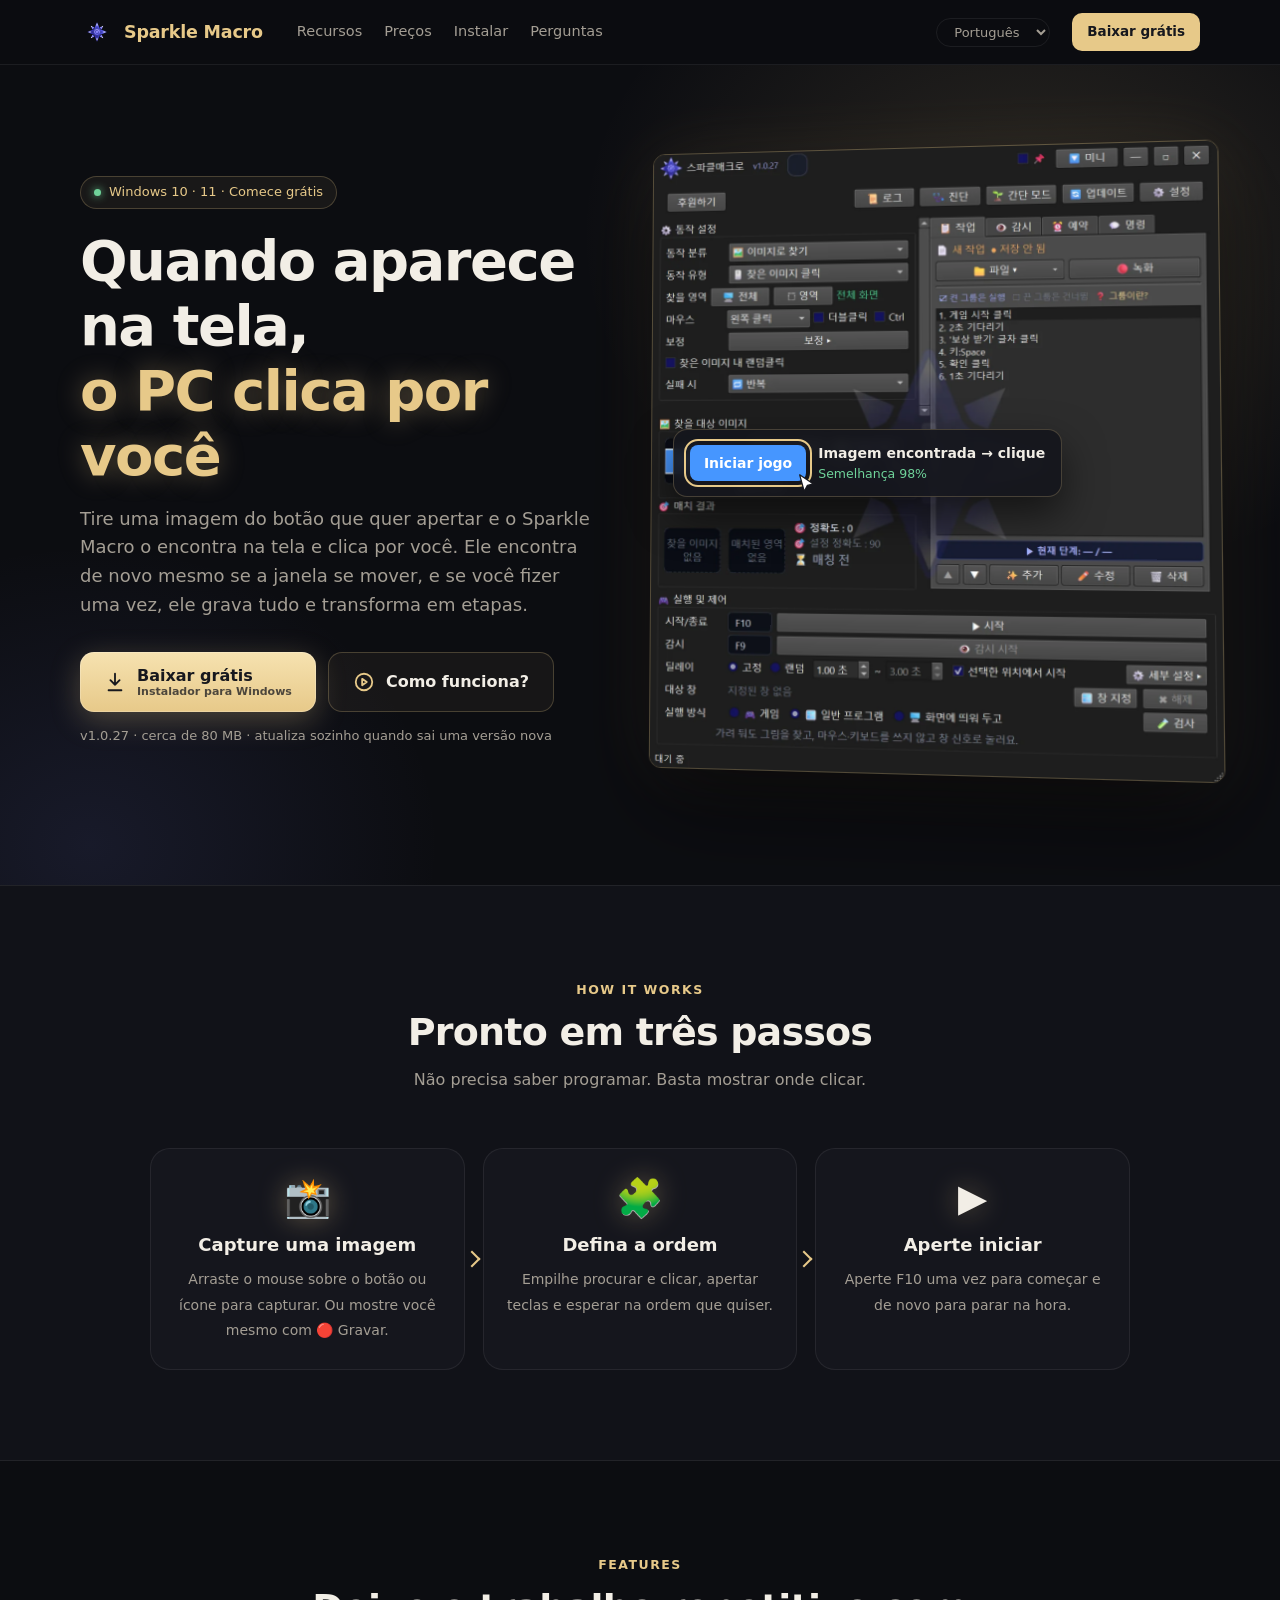
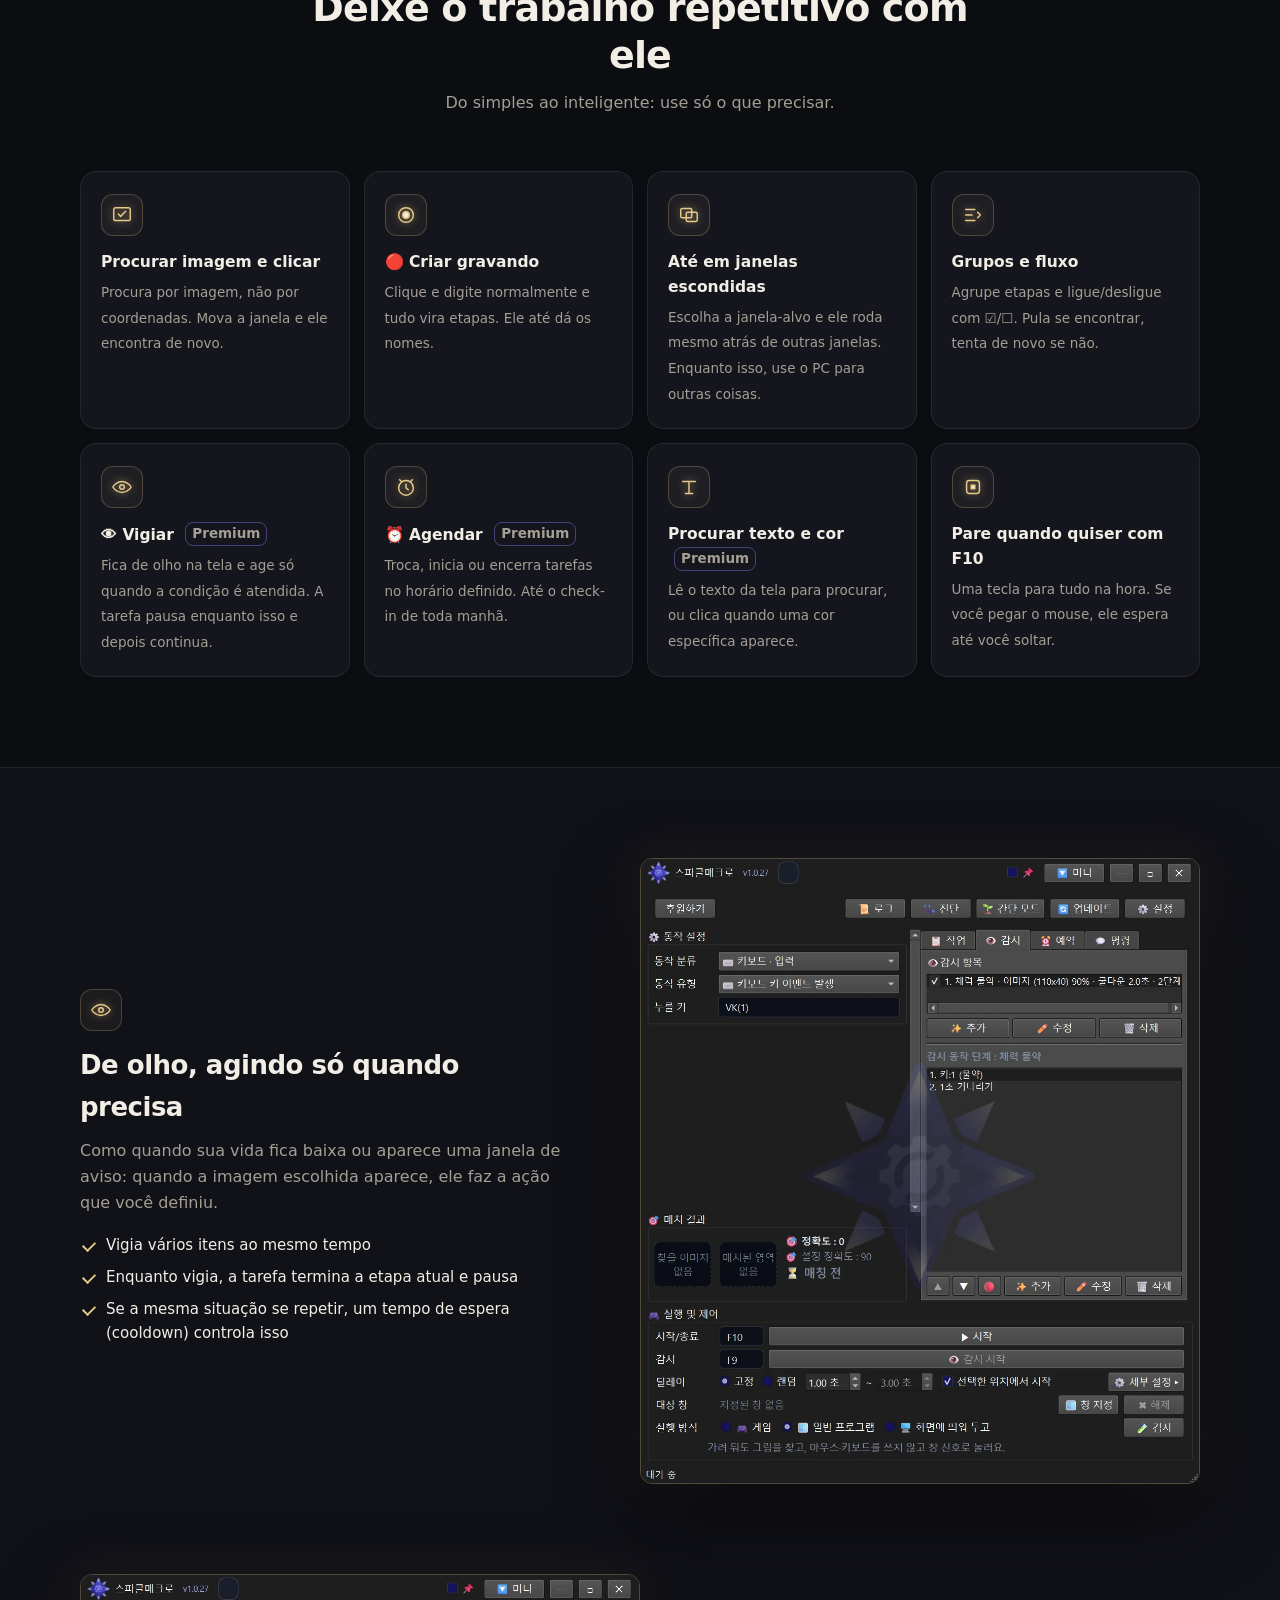
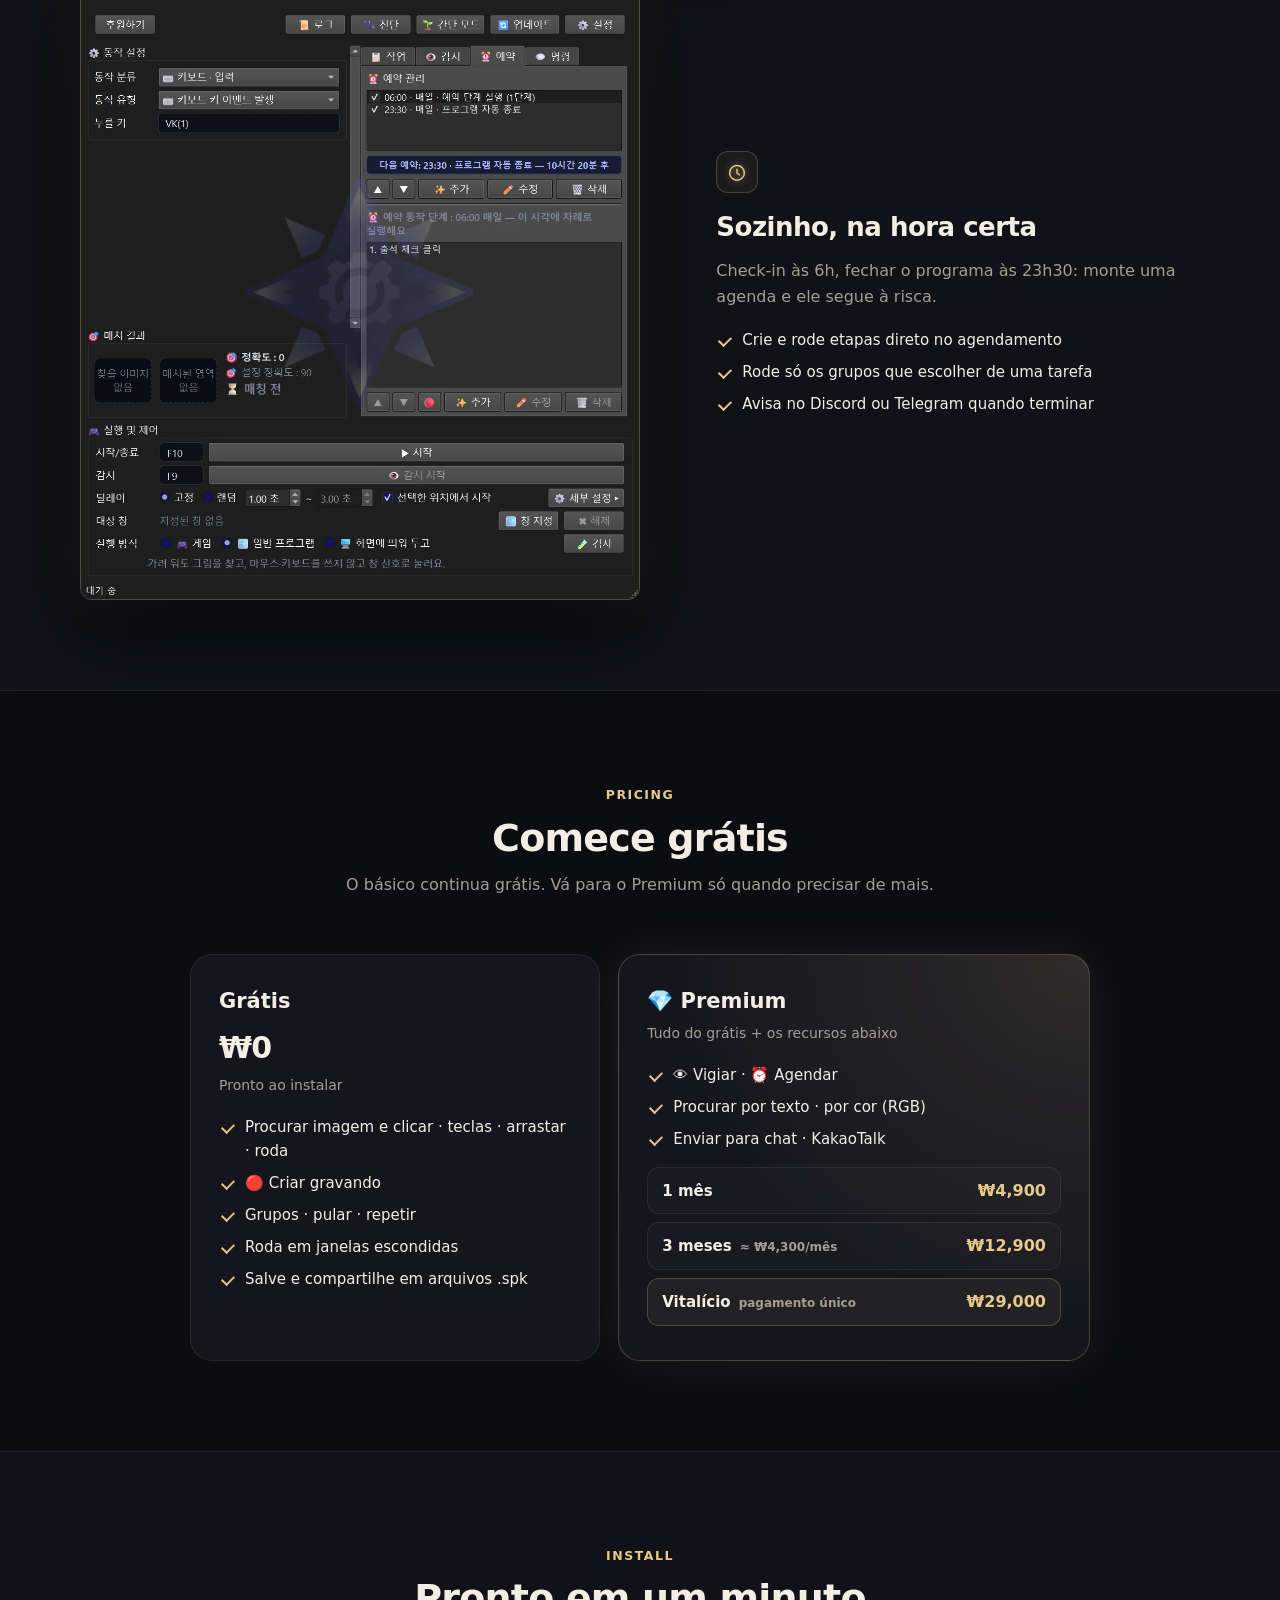
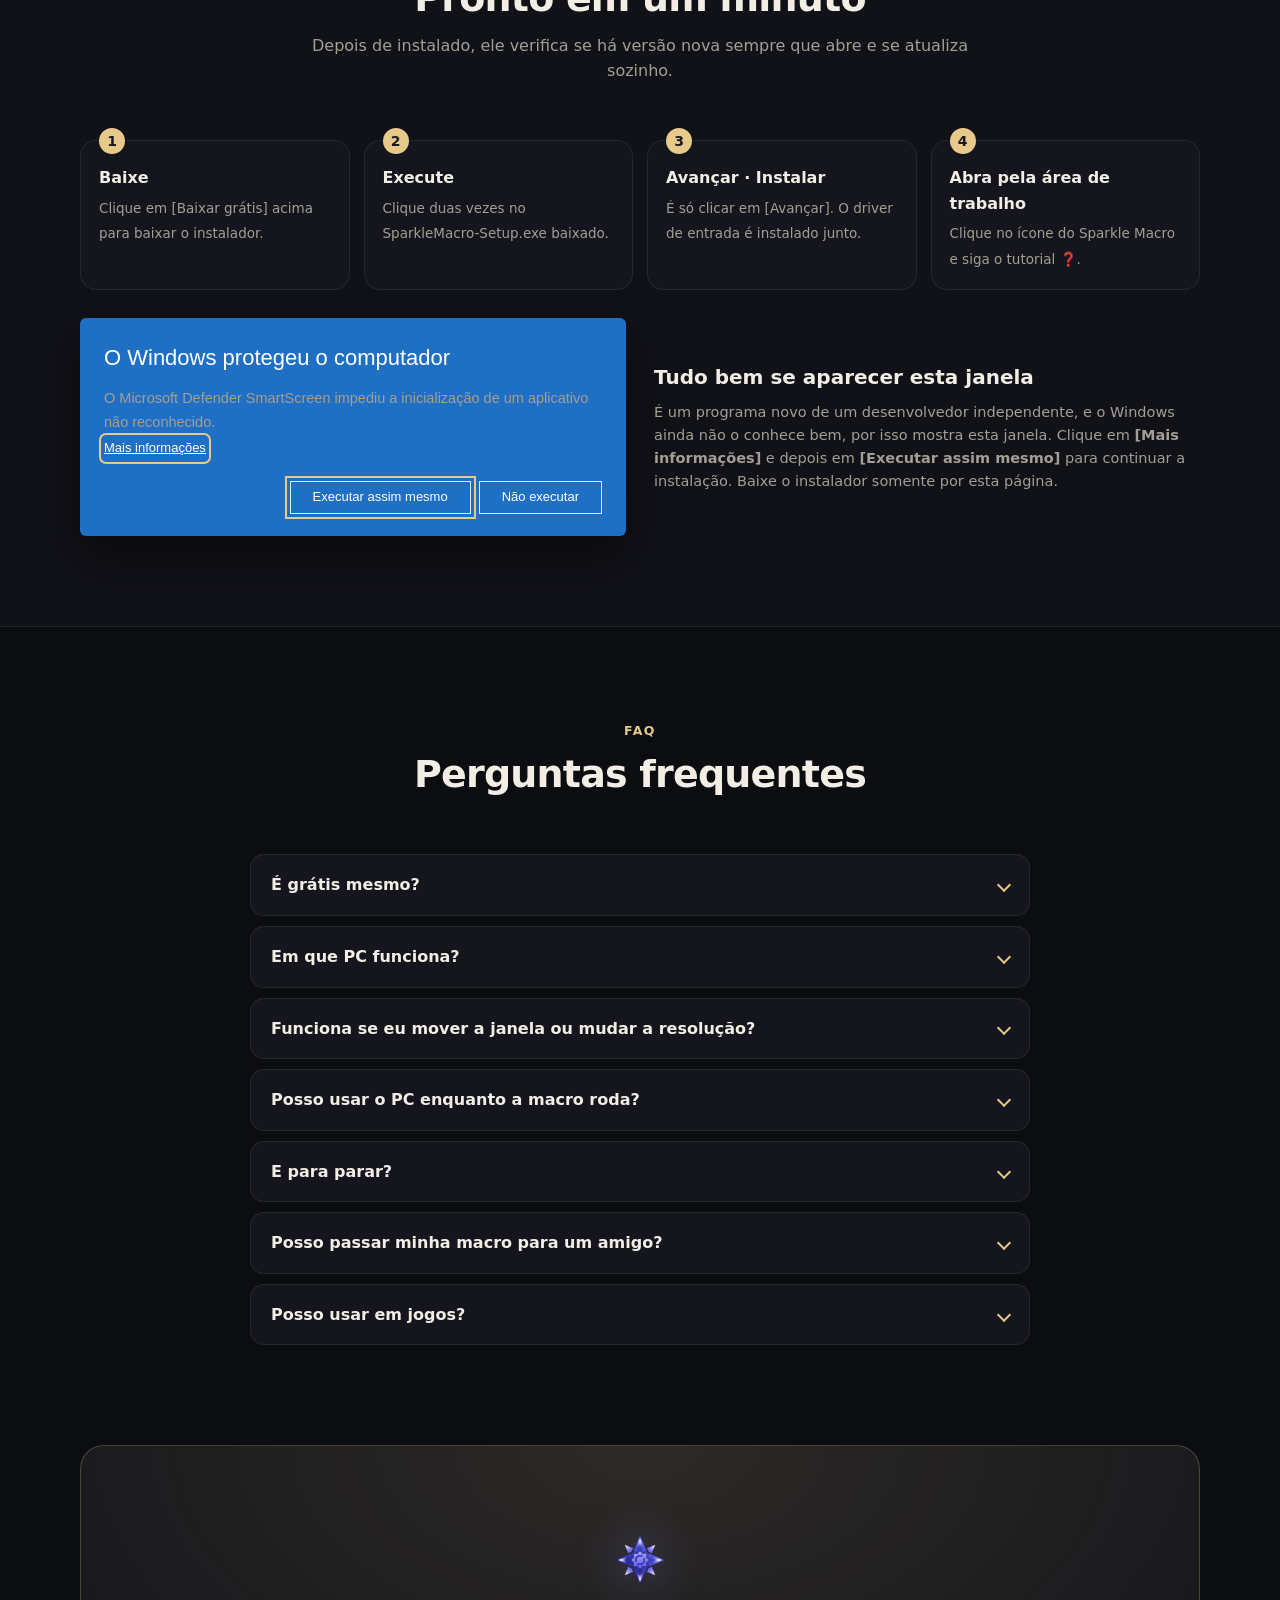
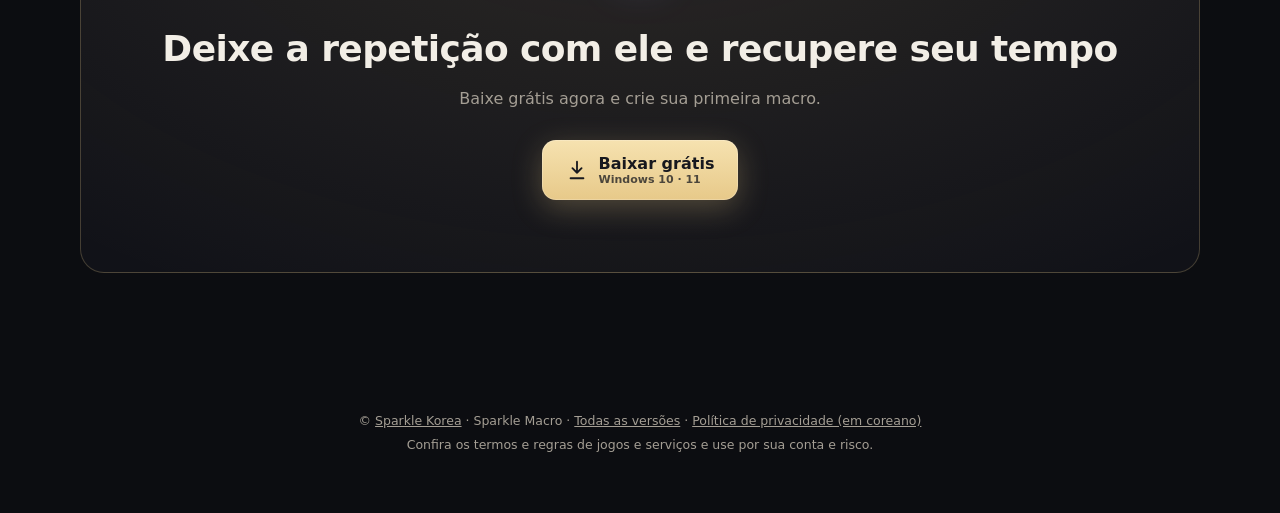
<file: pt/index.html>
<!doctype html>
<html lang="pt" data-sk-page="pt">
<head>
<!-- 자동 생성: tools/site-lang/make-lang-pages.cjs (한국어 index.html 에서 만듦. 이 파일을 직접 고치지 마세요) -->
<meta charset="utf-8">
<meta name="viewport" content="width=device-width,initial-scale=1">
<meta name="color-scheme" content="dark">
<meta name="darkreader-lock">
<title>Sparkle Macro — autoclicker que encontra imagens e clica por você</title>
<meta name="description" content="Quando uma imagem aparece na tela, o PC clica por você. Fácil de criar gravando e funciona até em janelas escondidas. Autoclicker para Windows; comece grátis.">
<link rel="canonical" href="https://macro.sparklekorea.com/pt/">
<link rel="alternate" hreflang="ko" href="https://macro.sparklekorea.com/">
<link rel="alternate" hreflang="en" href="https://macro.sparklekorea.com/en/">
<link rel="alternate" hreflang="ja" href="https://macro.sparklekorea.com/ja/">
<link rel="alternate" hreflang="zh-Hans" href="https://macro.sparklekorea.com/zh/">
<link rel="alternate" hreflang="es" href="https://macro.sparklekorea.com/es/">
<link rel="alternate" hreflang="pt" href="https://macro.sparklekorea.com/pt/">
<link rel="alternate" hreflang="de" href="https://macro.sparklekorea.com/de/">
<link rel="alternate" hreflang="x-default" href="https://macro.sparklekorea.com/">
<meta property="og:locale" content="pt_BR">
<meta property="og:locale:alternate" content="ko_KR">
<meta property="og:locale:alternate" content="en_US">
<meta property="og:locale:alternate" content="ja_JP">
<meta property="og:locale:alternate" content="zh_CN">
<meta property="og:locale:alternate" content="es_ES">
<meta property="og:locale:alternate" content="de_DE">
<meta name="naver-site-verification" content="ea3603b24b669458bc153d7611747bbc3c1c218b" />
<meta name="naver-site-verification" content="3b2aebe2d9a48f1d659768ca3a1edcfee66cca50" />
<meta property="og:type" content="website">
<meta property="og:url" content="https://macro.sparklekorea.com/pt/">
<meta property="og:title" content="Sparkle Macro — autoclicker que encontra imagens e clica por você">
<meta property="og:description" content="Fácil de criar gravando e funciona até em janelas escondidas. Autoclicker para Windows; comece grátis.">
<meta property="og:image" content="https://macro.sparklekorea.com/img/og.jpg">
<meta name="theme-color" content="#0d0e12">
<link rel="icon" href="../icon.png">
<style>
:root{
  --bg:#0c0d11;--bg2:#111218;--card:#15161d;--line:rgba(231,201,137,.24);--line2:rgba(255,255,255,.07);
  --gold:#e7c989;--gold2:#f6e2b0;--text:#f2eee6;--muted:#a49e94;--green:#6fd39a;--violet:#8f86ff;
}
*{box-sizing:border-box}
html{scroll-behavior:smooth}
section,[id]{scroll-margin-top:76px}
#top{scroll-margin-top:0}
body{margin:0;background:var(--bg);color:var(--text);font-family:"Segoe UI",system-ui,"Malgun Gothic","Apple SD Gothic Neo",sans-serif;line-height:1.6;-webkit-font-smoothing:antialiased;overflow-x:hidden;word-break:keep-all}
a{color:var(--gold);text-decoration:none}
img{max-width:100%;height:auto;display:block}
.wrap{max-width:1160px;margin:0 auto;padding:0 20px}
.gold{color:var(--gold);text-shadow:0 0 26px rgba(231,201,137,.35)}

/* 위쪽 줄 */
nav{position:sticky;top:0;z-index:20;background:rgba(12,13,17,.8);backdrop-filter:blur(12px);-webkit-backdrop-filter:blur(12px);border-bottom:1px solid var(--line2)}
nav .wrap{display:flex;align-items:center;gap:22px;height:64px}
.logo{display:flex;align-items:center;gap:10px;font-weight:800;color:var(--gold);font-size:17.5px;letter-spacing:-.2px}
.logo img{width:34px;height:34px;border-radius:9px}
nav .links{display:flex;gap:22px;margin-left:12px}
nav .links a{color:var(--muted);font-size:14.5px}
nav .links a:hover{color:var(--text)}
nav .sp{flex:1}
.navdl{font-size:13.5px;font-weight:800;color:#17181e;background:var(--gold);border-radius:10px;padding:8px 15px}
.lang{font-size:13px;color:var(--muted);cursor:pointer;border:1px solid var(--line2);border-radius:20px;padding:5px 13px;background:transparent;font-family:inherit}
.lang:hover{color:var(--text)}
.lang option{background:var(--bg);color:var(--text)}

/* 버튼 */
.btn{display:inline-flex;align-items:center;gap:11px;padding:14px 24px;border-radius:14px;font-weight:800;font-size:16px;transition:transform .15s,box-shadow .15s,background .15s;white-space:nowrap}
.btn svg{width:22px;height:22px;flex:none}
.btn small{display:block;font-size:11px;font-weight:600;opacity:.75;line-height:1.1}
.btn .t{display:flex;flex-direction:column;align-items:flex-start;line-height:1.25}
.btn-gold{background:linear-gradient(180deg,var(--gold2),var(--gold));color:#17181e;box-shadow:0 8px 30px rgba(231,201,137,.28),inset 0 0 0 1px rgba(255,255,255,.2)}
.btn-gold:hover{transform:translateY(-1px);box-shadow:0 12px 38px rgba(231,201,137,.4)}
.btn-line{border:1px solid var(--line);color:var(--text);background:rgba(231,201,137,.05)}
.btn-line:hover{background:rgba(231,201,137,.1);transform:translateY(-1px)}
.btn-line svg{stroke:var(--gold)}

/* 첫 화면 */
.hero{position:relative;padding:76px 0 90px;overflow:hidden}
.hero:before{content:"";position:absolute;right:-200px;top:-180px;width:900px;height:700px;background:radial-gradient(closest-side,rgba(231,201,137,.14),transparent);pointer-events:none}
.hero:after{content:"";position:absolute;left:-260px;bottom:-260px;width:700px;height:600px;background:radial-gradient(closest-side,rgba(110,120,220,.12),transparent);pointer-events:none}
.hero .wrap{position:relative;z-index:1;display:grid;grid-template-columns:1fr 1.05fr;gap:48px;align-items:center}
.badge{display:inline-flex;align-items:center;gap:8px;font-size:13px;color:var(--gold);border:1px solid var(--line);border-radius:20px;padding:5px 13px;background:rgba(231,201,137,.06)}
.badge i{width:7px;height:7px;border-radius:50%;background:var(--green);box-shadow:0 0 8px var(--green)}
.hero h1{margin:20px 0 16px;font-size:clamp(34px,5.2vw,56px);line-height:1.16;letter-spacing:-1.5px;font-weight:800}
.hero .lead{margin:0;max-width:520px;color:var(--muted);font-size:clamp(15.5px,1.8vw,18px)}
.hero .btns{margin-top:32px;display:flex;flex-wrap:wrap;gap:12px}
.hero .note{margin-top:14px;font-size:13px;color:var(--muted)}
.stage{position:relative;padding:10px 0 30px}
.stage .pc{border-radius:12px;overflow:hidden;border:1px solid rgba(231,201,137,.32);box-shadow:0 34px 90px rgba(0,0,0,.6),0 0 70px rgba(231,201,137,.10);transform:perspective(1600px) rotateY(-8deg) rotateX(3deg);transform-origin:left center;max-width:560px;margin-left:auto}
/* 그림을 찾아 누르는 모습 */
.found{position:absolute;left:4%;top:44%;display:flex;align-items:center;gap:12px;padding:12px 16px;border-radius:14px;background:rgba(21,22,29,.92);border:1px solid var(--line);box-shadow:0 18px 40px rgba(0,0,0,.55);backdrop-filter:blur(6px)}
.found .tg{padding:7px 14px;border-radius:8px;background:#4696ff;color:#fff;font-weight:800;font-size:14px;position:relative;outline:2px solid var(--gold);outline-offset:4px;animation:pick 2.4s ease-in-out infinite}
.found b{display:block;font-size:14px}
.found span{display:block;font-size:12.5px;color:var(--green)}
.cursor{position:absolute;right:-12px;bottom:-14px;width:22px;height:22px;animation:tap 2.4s ease-in-out infinite}
@keyframes pick{0%,100%{outline-color:rgba(231,201,137,.2)}45%,60%{outline-color:var(--gold)}}
@keyframes tap{0%,100%{transform:translate(14px,14px)}45%{transform:translate(0,0)}55%{transform:translate(0,0) scale(.85)}65%{transform:translate(0,0)}}
@media (prefers-reduced-motion:reduce){.found .tg,.cursor{animation:none}}

/* 섹션 공통 */
section{padding:90px 0;position:relative}
.alt{background:var(--bg2);border-top:1px solid var(--line2);border-bottom:1px solid var(--line2)}
.sec-h{text-align:center;max-width:680px;margin:0 auto 56px}
.sec-h small{color:var(--gold);font-weight:800;letter-spacing:1.5px;font-size:12.5px}
.sec-h h2{margin:8px 0 10px;font-size:clamp(26px,3.6vw,38px);letter-spacing:-.8px;line-height:1.25}
.sec-h p{margin:0;color:var(--muted)}

/* 3단계 흐름 */
.flow{display:grid;grid-template-columns:repeat(3,1fr);gap:18px;max-width:980px;margin:0 auto}
.fl{position:relative;text-align:center;padding:30px 22px 26px;border:1px solid var(--line2);border-radius:20px;background:var(--card)}
.fl .em{font-size:38px;line-height:1;margin-bottom:14px;filter:drop-shadow(0 0 14px rgba(231,201,137,.35))}
.fl b{display:block;font-size:18px;margin-bottom:6px}
.fl span{font-size:14px;color:var(--muted)}
.fl:not(:last-child):after{content:"";position:absolute;right:-14px;top:50%;width:10px;height:10px;border-top:2px solid var(--gold);border-right:2px solid var(--gold);transform:translateY(-50%) rotate(45deg);z-index:2}

/* 기능 카드 */
.cards{display:grid;grid-template-columns:repeat(4,1fr);gap:14px}
.card{border:1px solid var(--line2);border-radius:16px;padding:22px 20px;background:var(--card);transition:transform .2s,border-color .2s}
.card:hover{transform:translateY(-3px);border-color:var(--line)}
.ico{width:42px;height:42px;border-radius:12px;border:1px solid var(--line);display:flex;align-items:center;justify-content:center;margin-bottom:14px;background:rgba(231,201,137,.05)}
.ico svg{width:22px;height:22px;stroke:var(--gold);fill:none;stroke-width:1.6;stroke-linecap:round;stroke-linejoin:round;filter:drop-shadow(0 0 4px rgba(231,201,137,.6))}
.card b{display:block;margin-bottom:4px;font-size:15.5px}
.card span{font-size:13.5px;color:var(--muted)}
.tag{display:inline-block;font-size:11px;font-weight:800;color:var(--violet);border:1px solid rgba(143,134,255,.4);border-radius:8px;padding:0 6px;margin-left:6px;vertical-align:2px}

/* 화면 소개 */
.pcrow{display:grid;grid-template-columns:1fr 1.2fr;gap:56px;align-items:center;margin-bottom:90px}
.pcrow:last-child{margin-bottom:0}
.pcrow.rev{grid-template-columns:1.2fr 1fr}
.pcrow.rev .txt{order:2}
.pcrow h3{margin:0 0 10px;font-size:26px;letter-spacing:-.5px}
.pcrow p{margin:0;color:var(--muted)}
.shot{border-radius:12px;overflow:hidden;border:1px solid rgba(231,201,137,.3);box-shadow:0 30px 80px rgba(0,0,0,.55),0 0 50px rgba(231,201,137,.08);max-width:560px}
.pcrow.rev .shot{margin-left:0}
.pcrow:not(.rev) .shot{margin-left:auto}
ul.chk{list-style:none;padding:0;margin:18px 0 0}
ul.chk li{position:relative;padding-left:26px;margin:8px 0;font-size:15px}
ul.chk li:before{content:"";position:absolute;left:3px;top:8px;width:10px;height:6px;border-left:2px solid var(--gold);border-bottom:2px solid var(--gold);transform:rotate(-45deg)}

/* 요금 */
.plans{display:grid;grid-template-columns:1fr 1.15fr;gap:18px;max-width:900px;margin:0 auto}
.plan{border:1px solid var(--line2);border-radius:22px;padding:30px 28px;background:var(--card)}
.plan.pro{border-color:var(--line);background:radial-gradient(90% 90% at 100% 0%,rgba(231,201,137,.12),transparent),var(--card);box-shadow:0 0 50px rgba(231,201,137,.08)}
.plan h3{margin:0 0 4px;font-size:21px}
.plan .pr{font-size:30px;font-weight:800;letter-spacing:-.8px;margin:6px 0 2px}
.plan .pr small{font-size:14px;color:var(--muted);font-weight:600;letter-spacing:0}
.plan .sub{color:var(--muted);font-size:14px}
.prices{display:grid;gap:8px;margin:16px 0 4px}
.prices div{display:flex;justify-content:space-between;align-items:baseline;padding:10px 14px;border:1px solid var(--line2);border-radius:12px;background:rgba(255,255,255,.02)}
.prices div b{font-size:15px}
.prices div span{font-weight:800;color:var(--gold)}
.prices div em{font-style:normal;font-size:12px;color:var(--muted);margin-left:8px}
.prices .best{border-color:var(--line);background:rgba(231,201,137,.06)}

/* 설치 */
.steps{display:grid;grid-template-columns:repeat(4,1fr);gap:14px;counter-reset:s}
.step{position:relative;border:1px solid var(--line2);border-radius:16px;padding:24px 18px 18px;background:var(--card)}
.step:before{counter-increment:s;content:counter(s);position:absolute;top:-13px;left:18px;width:26px;height:26px;border-radius:50%;background:var(--gold);color:#17181e;font-weight:800;font-size:14px;display:flex;align-items:center;justify-content:center}
.step b{display:block;margin-bottom:4px}
.step span{font-size:13.5px;color:var(--muted)}
.ss{margin-top:28px;display:grid;grid-template-columns:1fr 1fr;gap:28px;align-items:center}
.ssbox{border-radius:6px;background:#1f6fc5;color:#fff;padding:22px 24px;font-family:"Segoe UI","Malgun Gothic",sans-serif;box-shadow:0 20px 50px rgba(0,0,0,.5)}
.ssbox h4{margin:0 0 12px;font-size:22px;font-weight:400}
.ssbox p{margin:0 0 10px;font-size:13px}
.ssbox .more{display:inline-block;font-size:13px;text-decoration:underline;outline:2px solid var(--gold);outline-offset:3px;border-radius:2px}
.ssbox .bt{display:flex;justify-content:flex-end;gap:8px;margin-top:22px}
.ssbox .bt span{border:1px solid rgba(255,255,255,.85);padding:5px 22px;font-size:13px}
.ssbox .bt .run{outline:2px solid var(--gold);outline-offset:3px}
.ss h3{margin:0 0 8px;font-size:20px}
.ss p{margin:0;color:var(--muted);font-size:14.5px}

/* 질문 */
.faq{max-width:780px;margin:0 auto}
details{border:1px solid var(--line2);border-radius:14px;background:var(--card);margin-bottom:10px}
summary{cursor:pointer;list-style:none;padding:17px 20px;font-weight:700;display:flex;align-items:center;gap:12px}
summary::-webkit-details-marker{display:none}
summary:after{content:"";margin-left:auto;flex:none;width:8px;height:8px;border-right:2px solid var(--gold);border-bottom:2px solid var(--gold);transform:rotate(45deg);transition:transform .2s}
details[open] summary:after{transform:rotate(-135deg)}
details p{margin:0;padding:0 20px 17px;color:var(--muted);font-size:14.5px}

.final{text-align:center;padding:72px 22px;border:1px solid var(--line);border-radius:24px;background:radial-gradient(80% 120% at 50% 0%,rgba(231,201,137,.13),transparent),var(--bg2)}
.final img{width:84px;height:84px;margin:0 auto 18px;filter:drop-shadow(0 0 24px rgba(143,134,255,.45))}
.final h2{margin:0 0 8px;font-size:clamp(26px,3.6vw,36px);letter-spacing:-.6px}
.final p{margin:0 0 28px;color:var(--muted)}
.final .btns{display:flex;flex-wrap:wrap;justify-content:center;gap:12px}
footer{padding:44px 0 54px;text-align:center;font-size:12.5px;color:var(--muted)}
footer p{margin:4px 0}
footer a{color:var(--muted);text-decoration:underline}

/* 스크롤하면 살짝 떠오르기 */
.rv{opacity:0;transform:translateY(18px);transition:opacity .7s ease,transform .7s ease}
.rv.on{opacity:1;transform:none}
@media (prefers-reduced-motion:reduce){.rv{opacity:1;transform:none;transition:none}}

@media (max-width:980px){
  .hero .wrap{grid-template-columns:1fr}
  .stage{max-width:600px;margin:10px auto 0}
  .pcrow,.pcrow.rev,.ss,.plans{grid-template-columns:1fr}
  .pcrow.rev .txt{order:0}
  .pcrow{gap:26px;margin-bottom:64px}
  .shot,.pcrow:not(.rev) .shot{margin:0 auto}
  .cards,.steps{grid-template-columns:1fr 1fr}
  nav .links{display:none}
}
@media (max-width:640px){
  .flow{grid-template-columns:1fr}
  .fl:not(:last-child):after{right:50%;top:auto;bottom:-14px;transform:translateX(50%) rotate(135deg)}
}
@media (max-width:560px){
  .cards,.steps{grid-template-columns:1fr}
  .navdl{display:none}
  .hero{padding:44px 0 60px}
  .btn{width:100%;justify-content:center}
  .found{left:2%;top:38%;transform:scale(.85);transform-origin:left top}
}
</style>
</head>
<body id="top">

<nav><div class="wrap">
  <a class="logo" href="#top"><img src="../icon.png" alt=""><span data-t="brand">스파클 매크로</span></a>
  <div class="links"><a href="#feat" data-t="nav1">기능</a><a href="#price" data-t="nav2">요금</a><a href="#install" data-t="nav3">설치</a><a href="#faq" data-t="nav4">자주 묻는 질문</a></div>
  <span class="sp"></span>
  <select id="lang" class="lang" aria-label="Language"></select>
  <a class="navdl dl" href="#" data-t="navdl">무료 다운로드</a>
</div></nav>

<header class="hero"><div class="wrap">
  <div>
    <span class="badge"><i></i><span data-t="badge">Windows 10 · 11 · 무료로 시작</span></span>
    <h1 data-t="h1">화면에 그림이 보이면,<br><span class="gold">클릭은 컴퓨터가</span> 해요</h1>
    <p class="lead" data-t="lead">누를 버튼을 그림으로 찍어 두면 스파클 매크로가 화면에서 찾아 대신 눌러 줘요. 창이 조금 움직여도 다시 찾아내고, 직접 해 보이면 그대로 녹화해 단계로 만들어 줘요.</p>
    <div class="btns">
      <a class="btn btn-gold dl" href="#">
        <svg viewBox="0 0 24 24" fill="none" stroke="currentColor" stroke-width="2" stroke-linecap="round" stroke-linejoin="round"><path d="M12 3v12M7 10l5 5 5-5M5 21h14"/></svg>
        <span class="t" data-t="dl1">무료 다운로드<small>Windows 설치 파일</small></span>
      </a>
      <a class="btn btn-line" href="#how">
        <svg viewBox="0 0 24 24" fill="none" stroke-width="2" stroke-linecap="round" stroke-linejoin="round"><circle cx="12" cy="12" r="9"/><path d="M10 8.5l5 3.5-5 3.5z"/></svg>
        <span data-t="how">어떻게 쓰나요?</span>
      </a>
    </div>
    <p class="note" data-t="note">v1.0.27 · 약 80MB · 새 버전은 프로그램이 알아서 업데이트해요</p>
  </div>
  <div class="stage">
    <div class="pc"><img src="../img/main.webp" width="1100" height="1230" alt="스파클 매크로 작업 화면"></div>
    <div class="found">
      <div class="tg"><i data-t="fTg" style="font-style:normal">게임 시작</i>
        <svg class="cursor" viewBox="0 0 24 24"><path d="M4 2l15 10-6.5 1.5L9 20z" fill="#fff" stroke="#17181e" stroke-width="1.4" stroke-linejoin="round"/></svg>
      </div>
      <div><b data-t="fB">그림 찾음 → 클릭</b><span data-t="fS">유사도 98%</span></div>
    </div>
  </div>
</div></header>

<section id="how" class="alt"><div class="wrap">
  <div class="sec-h rv"><small>HOW IT WORKS</small><h2 data-t="howH">세 단계면 끝나요</h2><p data-t="howP">프로그래밍은 몰라도 돼요. 누를 곳을 보여 주기만 하면 돼요.</p></div>
  <div class="flow rv">
    <div class="fl"><div class="em">📸</div><b data-t="f1">그림으로 찍기</b><span data-t="f1d">누를 버튼·아이콘을 마우스로 드래그해서 찍어요. 또는 🔴 녹화로 직접 해 보여요.</span></div>
    <div class="fl"><div class="em">🧩</div><b data-t="f2">순서 정하기</b><span data-t="f2d">그림 찾아 누르기, 키 누르기, 기다리기를 원하는 순서로 쌓아요.</span></div>
    <div class="fl"><div class="em">▶️</div><b data-t="f3">시작 누르기</b><span data-t="f3d">F10 한 번이면 시작, 다시 누르면 바로 멈춰요.</span></div>
  </div>
</div></section>

<section id="feat"><div class="wrap">
  <div class="sec-h rv"><small>FEATURES</small><h2 data-t="featH">반복 작업을 맡겨 두세요</h2><p data-t="featP">쉬운 것부터 똑똑한 것까지, 필요한 만큼만 꺼내 쓰세요.</p></div>
  <div class="cards rv">
    <div class="card"><div class="ico"><svg viewBox="0 0 24 24"><rect x="3" y="4" width="18" height="14" rx="2"/><path d="M8 11l2.5 2.5L16 8"/></svg></div><b data-t="c1">그림 찾아 누르기</b><span data-t="c1d">좌표가 아니라 그림으로 찾아요. 창을 옮겨도 다시 찾아내요.</span></div>
    <div class="card"><div class="ico"><svg viewBox="0 0 24 24"><circle cx="12" cy="12" r="8"/><circle cx="12" cy="12" r="3.5" fill="currentColor"/></svg></div><b data-t="c2">🔴 녹화로 만들기</b><span data-t="c2d">직접 클릭·키 입력을 해 보이면 그대로 단계가 돼요. 이름도 알아서 지어요.</span></div>
    <div class="card"><div class="ico"><svg viewBox="0 0 24 24"><rect x="3" y="5" width="12" height="10" rx="1.5"/><rect x="9" y="9" width="12" height="10" rx="1.5"/></svg></div><b data-t="c3">가려 둔 창에서도</b><span data-t="c3d">대상 창을 정하면 다른 창 뒤에 숨겨 둔 채로 돌려요. 그동안 PC는 다른 일에.</span></div>
    <div class="card"><div class="ico"><svg viewBox="0 0 24 24"><path d="M4 6h10M4 12h7M4 18h10"/><path d="M17 9l3 3-3 3"/></svg></div><b data-t="c4">그룹·흐름 정리</b><span data-t="c4d">단계를 그룹으로 묶고 ☑/☐ 로 켜고 꺼요. 찾으면 이동, 못 찾으면 다시 하기도.</span></div>
    <div class="card"><div class="ico"><svg viewBox="0 0 24 24"><path d="M2 12s3.5-6 10-6 10 6 10 6-3.5 6-10 6S2 12 2 12z"/><circle cx="12" cy="12" r="2.5"/></svg></div><b data-t="c5">👁 감시 <span class="tag">프리미엄</span></b><span data-t="c5d">화면을 지켜보다 조건이 맞을 때만 실행해요. 그동안 작업은 잠시 멈췄다 이어서.</span></div>
    <div class="card"><div class="ico"><svg viewBox="0 0 24 24"><circle cx="12" cy="13" r="8"/><path d="M12 9v4l2.5 2M5 4l2 2M19 4l-2 2"/></svg></div><b data-t="c6">⏰ 예약 <span class="tag">프리미엄</span></b><span data-t="c6d">정한 시각에 작업을 바꾸거나 시작·종료해요. 매일 아침 출석 체크도.</span></div>
    <div class="card"><div class="ico"><svg viewBox="0 0 24 24"><path d="M5 6h14M12 6v13M8 19h8"/></svg></div><b data-t="c7">문자·색으로 찾기 <span class="tag">프리미엄</span></b><span data-t="c7d">화면 속 글자를 읽어 찾거나, 특정 색이 보일 때 눌러요.</span></div>
    <div class="card"><div class="ico"><svg viewBox="0 0 24 24"><rect x="5" y="5" width="14" height="14" rx="3"/><path d="M10 10h4v4h-4z" fill="currentColor"/></svg></div><b data-t="c8">언제든 F10 정지</b><span data-t="c8d">키 하나로 즉시 멈춰요. 마우스를 직접 잡으면 손을 뗄 때까지 기다려요.</span></div>
  </div>
</div></section>

<section class="alt"><div class="wrap">
  <div class="pcrow rv">
    <div class="txt">
      <div class="ico"><svg viewBox="0 0 24 24"><path d="M2 12s3.5-6 10-6 10 6 10 6-3.5 6-10 6S2 12 2 12z"/><circle cx="12" cy="12" r="2.5"/></svg></div>
      <h3 data-t="w1h">지켜보다가, 필요할 때만</h3>
      <p data-t="w1p">체력이 낮아지거나 알림 창이 뜨는 순간처럼, 정해 둔 그림이 보이면 그때만 따로 정한 동작을 해요.</p>
      <ul class="chk">
        <li data-t="w1a">여러 감시 항목을 동시에 지켜봐요</li>
        <li data-t="w1b">감시가 도는 동안 작업은 하던 단계를 마치고 잠시 멈춰요</li>
        <li data-t="w1c">같은 상황이 연달아 와도 쉬는 시간(쿨다운)으로 조절해요</li>
      </ul>
    </div>
    <div class="shot"><img src="../img/watch.webp" width="1100" height="1230" alt="감시 화면" loading="lazy"></div>
  </div>
  <div class="pcrow rev rv">
    <div class="txt">
      <div class="ico"><svg viewBox="0 0 24 24"><circle cx="12" cy="13" r="8"/><path d="M12 9v4l2.5 2"/></svg></div>
      <h3 data-t="w2h">정한 시각에 알아서</h3>
      <p data-t="w2p">아침 6시엔 출석 체크, 밤 11시 30분엔 프로그램 종료처럼 시간표를 짜 두면 그대로 해요.</p>
      <ul class="chk">
        <li data-t="w2a">예약 안에 단계를 바로 만들어 실행해요</li>
        <li data-t="w2b">작업 중 원하는 그룹만 골라 실행할 수 있어요</li>
        <li data-t="w2c">끝나면 디스코드·텔레그램으로 알려 줘요</li>
      </ul>
    </div>
    <div class="shot"><img src="../img/schedule.webp" width="1100" height="1230" alt="예약 화면" loading="lazy"></div>
  </div>
</div></section>

<section id="price"><div class="wrap">
  <div class="sec-h rv"><small>PRICING</small><h2 data-t="priceH">무료로 시작하세요</h2><p data-t="priceP">기본 기능은 계속 무료예요. 더 필요할 때만 프리미엄으로.</p></div>
  <div class="plans rv">
    <div class="plan">
      <h3 data-t="pFree">무료</h3>
      <div class="pr" data-t="pFreePr">0원</div>
      <div class="sub" data-t="pFreeSub">설치하면 바로</div>
      <ul class="chk">
        <li data-t="pf1">그림 찾아 누르기 · 키 · 드래그 · 휠</li>
        <li data-t="pf2">🔴 녹화로 만들기</li>
        <li data-t="pf3">그룹 · 이동 · 다시 하기</li>
        <li data-t="pf4">가려 둔 창에서 돌리기</li>
        <li data-t="pf5">.spk 파일로 저장 · 공유</li>
      </ul>
    </div>
    <div class="plan pro">
      <h3 data-t="pPro">💎 프리미엄</h3>
      <div class="sub" data-t="pProSub">무료 기능 전부 + 아래 기능</div>
      <ul class="chk">
        <li data-t="pp1">👁 감시 · ⏰ 예약</li>
        <li data-t="pp2">문자로 찾기 · 색(RGB)으로 찾기</li>
        <li data-t="pp3">채팅 · 카카오톡 보내기</li>
      </ul>
      <div class="prices">
        <div><b data-t="pm1">1개월</b><span data-t="pm1p">4,900원</span></div>
        <div><b data-t="pm3">3개월<em>월 4,300원꼴</em></b><span data-t="pm3p">12,900원</span></div>
        <div class="best"><b data-t="pLife">평생<em>한 번 결제</em></b><span data-t="pLifep">29,000원</span></div>
      </div>
    </div>
  </div>
</div></section>

<section id="install" class="alt"><div class="wrap">
  <div class="sec-h rv"><small>INSTALL</small><h2 data-t="instH">1분이면 끝나요</h2><p data-t="instP">설치 후에는 켤 때마다 새 버전을 확인하고 알아서 업데이트해요.</p></div>
  <div class="steps rv">
    <div class="step"><b data-t="s1">내려받기</b><span data-t="s1d">위의 [무료 다운로드] 를 눌러 설치 파일을 받아요.</span></div>
    <div class="step"><b data-t="s2">실행하기</b><span data-t="s2d">받은 SparkleMacro-Setup.exe 를 더블클릭해요.</span></div>
    <div class="step"><b data-t="s3">다음 · 설치</b><span data-t="s3d">안내대로 [다음] 만 누르면 돼요. 입력 드라이버도 함께 설치돼요.</span></div>
    <div class="step"><b data-t="s4">바탕화면에서 시작</b><span data-t="s4d">스파클 매크로 아이콘을 눌러 켜고, ❓ 튜토리얼을 따라 해 보세요.</span></div>
  </div>
  <div class="ss rv">
    <div class="ssbox" aria-hidden="true">
      <h4 data-t="ssH4">Windows의 PC 보호</h4>
      <p data-t="ssP">Microsoft Defender SmartScreen에서 인식할 수 없는 앱의 시작을 차단했습니다.</p>
      <span class="more" data-t="ssMore">추가 정보</span>
      <div class="bt"><span class="run" data-t="ssRun">실행</span><span data-t="ssNo">실행 안 함</span></div>
    </div>
    <div>
      <h3 data-t="ssH">이 창이 나와도 괜찮아요</h3>
      <p data-t="ssBody">새로 나온 개인 개발 프로그램이라 Windows가 아직 잘 몰라서 띄우는 창이에요. <b>[추가 정보]</b> 를 누른 뒤 <b>[실행]</b> 을 누르면 설치가 이어져요. 설치 파일은 꼭 이 페이지에서만 받아 주세요.</p>
    </div>
  </div>
</div></section>

<section id="faq"><div class="wrap">
  <div class="sec-h rv"><small>FAQ</small><h2 data-t="faqH">궁금한 점</h2></div>
  <div class="faq rv">
    <details><summary data-t="q1">정말 무료인가요?</summary><p data-t="a1">네. 그림 찾아 누르기, 녹화, 그룹, 가려 둔 창에서 돌리기 같은 기본 기능은 기간 제한 없이 무료예요. 감시·예약·문자/색 찾기·메시지 보내기가 필요할 때만 프리미엄을 쓰면 돼요.</p></details>
    <details><summary data-t="q2">어떤 PC에서 되나요?</summary><p data-t="a2">Windows 10 · 11 (64비트) 에서 돼요. 맥과 휴대폰은 지원하지 않아요.</p></details>
    <details><summary data-t="q3">창을 옮기거나 해상도가 달라도 되나요?</summary><p data-t="a3">좌표가 아니라 그림으로 찾기 때문에 창 위치가 바뀌어도 다시 찾아내요. 화면 배율이나 해상도가 크게 바뀌면 그림을 한 번 다시 찍어 주세요.</p></details>
    <details><summary data-t="q4">매크로가 도는 동안 컴퓨터를 써도 되나요?</summary><p data-t="a4">대상 창을 지정하고 실행 방식을 고르면 그 창을 가려 둔 채로 돌릴 수 있어요. 실제 마우스를 쓰는 방식이라도 사용자가 마우스·키보드를 잡으면 손을 뗄 때까지 기다렸다가 이어서 해요.</p></details>
    <details><summary data-t="q5">멈추고 싶을 땐요?</summary><p data-t="a5">F10 을 누르면 바로 멈춰요. 단축키는 설정에서 바꿀 수 있어요.</p></details>
    <details><summary data-t="q6">만든 매크로를 친구에게 줄 수 있나요?</summary><p data-t="a6">[📁 파일 ▾] → 저장하면 단계와 그림이 .spk 파일 하나에 담겨요. 그 파일을 보내 주면 그대로 불러와 쓸 수 있어요.</p></details>
    <details><summary data-t="q7">게임에 써도 되나요?</summary><p data-t="a7">게임이나 서비스마다 자동 입력 프로그램을 금지하는 약관이 있을 수 있어요. 쓰려는 곳의 약관과 규정을 먼저 확인하고, 본인 책임 아래 사용해 주세요.</p></details>
  </div>
</div></section>

<section style="padding-top:0"><div class="wrap">
  <div class="final rv">
    <img src="../icon.png" alt="">
    <h2 data-t="finH">반복은 맡기고, 시간은 돌려받으세요</h2>
    <p data-t="finP">지금 무료로 받아서 첫 매크로를 만들어 보세요.</p>
    <div class="btns">
      <a class="btn btn-gold dl" href="#">
        <svg viewBox="0 0 24 24" fill="none" stroke="currentColor" stroke-width="2" stroke-linecap="round" stroke-linejoin="round"><path d="M12 3v12M7 10l5 5 5-5M5 21h14"/></svg>
        <span class="t" data-t="dl2">무료 다운로드<small>Windows 10 · 11</small></span>
      </a>
    </div>
  </div>
</div></section>

<footer><div class="wrap">
  <p>© <a href="https://sparklekorea.com/">Sparkle Korea</a> · <span data-t="brand">스파클 매크로</span> · <a href="https://github.com/sparklekorea/macro-pc/releases" data-t="ftAll">모든 버전</a> · <a href="../privacy.html" data-t="ftPriv">개인정보처리방침</a></p>
  <p data-t="ftNote">게임·서비스의 약관과 규정을 확인한 뒤 본인 책임 아래 사용해 주세요.</p>
</div></footer>

<script>
// 다운로드: 언제나 최신 설치 파일
var DL = 'https://github.com/sparklekorea/macro-pc/releases/latest/download/SparkleMacro-Setup.exe';
document.querySelectorAll('.dl').forEach(function (a) { a.href = DL; });
// 스크롤하면 살짝 떠오르기
var io = 'IntersectionObserver' in window ? new IntersectionObserver(function (es) {
  es.forEach(function (e) { if (e.isIntersecting) { e.target.classList.add('on'); io.unobserve(e.target); } });
}, { threshold: .12 }) : null;
document.querySelectorAll('.rv').forEach(function (el) { io ? io.observe(el) : el.classList.add('on'); });

// ===== 스파클코리아 공통 언어 처리 (sparklekorea.com · calendar · macro · dmx 모두 같은 코드) =====
// 고른 언어를 sparklekorea.com 전체가 함께 기억합니다 (쿠키 domain=.sparklekorea.com).
// 다른 스파클코리아 사이트로 가는 링크에는 ?lang= 을 붙여서, 사이트를 옮겨도 언어가 그대로입니다.
// 처음 오면 브라우저 언어 → 지원 안 하는 언어면 영어.
var SK_LANGS = [['ko', '한국어'], ['en', 'English'], ['ja', '日本語'], ['zh', '中文'], ['es', 'Español'], ['pt', 'Português'], ['de', 'Deutsch']];
function skOk(x) { return SK_LANGS.some(function (l) { return l[0] === x; }); }
function skDetect() {
  var q = null;
  try { q = new URLSearchParams(location.search).get('lang'); } catch (e) {}
  if (skOk(q)) return q;
  var pl = document.documentElement.getAttribute('data-sk-page');
  if (skOk(pl)) return pl;
  var m = document.cookie.match(/(?:^|; )sk_lang=([a-z]{2})/);
  if (m && skOk(m[1])) return m[1];
  try { var s = localStorage.getItem('lang'); if (skOk(s)) return s; } catch (e) {}
  var n = String(navigator.language || 'en').slice(0, 2).toLowerCase();
  return skOk(n) ? n : 'en';
}
function skSave(l) {
  var dom = /(^|\.)sparklekorea\.com$/.test(location.hostname) ? '; domain=.sparklekorea.com' : '';
  document.cookie = 'sk_lang=' + l + dom + '; path=/; max-age=31536000; SameSite=Lax';
  try { localStorage.setItem('lang', l); } catch (e) {}
}
// 스파클코리아 사이트끼리 가는 링크에 지금 언어를 붙임 (?lang=xx)
function skLinks(l) {
  document.querySelectorAll('a[href]').forEach(function (a) {
    try {
      var u = new URL(a.getAttribute('href'), location.href);
      if (!/(^|\.)sparklekorea\.com$/.test(u.hostname) || u.hostname === location.hostname) return;
      var p = u.pathname, lp = (p.length === 4 && p.charAt(0) === '/' && p.charAt(3) === '/') ? p.slice(1, 3) : null; if (p === '/' || (lp && skOk(lp))) { u.pathname = l === 'ko' ? '/' : '/' + l + '/'; u.searchParams.delete('lang'); if (l === 'ko') u.searchParams.set('lang', 'ko'); } /* sk-lang-path */ else u.searchParams.set('lang', l);
      a.href = u.toString();
    } catch (e) {}
  });
}
// <select id="lang" class="lang"> 를 7개 언어로 채우고, 바꾸면 onChange(언어) 를 부름
function skPicker(sel, cur, onChange) {
  sel.innerHTML = SK_LANGS.map(function (l) { return '<option value="' + l[0] + '"' + (l[0] === cur ? ' selected' : '') + '>' + l[1] + '</option>'; }).join('');
  sel.onchange = function () { skSave(sel.value); var pg = document.documentElement.getAttribute('data-sk-page'); if (pg) { try { history.replaceState(null, '', sel.value === 'ko' ? '../' : '../' + sel.value + '/'); document.documentElement.setAttribute('data-sk-page', sel.value === 'ko' ? '' : sel.value); } catch (e) {} } /* sk-lang-url */ onChange(sel.value); };
}
// ===== 공통 언어 처리 끝 =====

// ===== 언어 =====
// 한국어는 지금 화면 글자를 그대로 모아 둠
var KO = {};
document.querySelectorAll('[data-t]').forEach(function (el) { KO[el.getAttribute('data-t')] = el.innerHTML; });
var TITLE = {
  ko: document.title,
  en: 'Sparkle Macro — auto clicker that finds and clicks images',
  ja: 'Sparkle Macro — 画像を見つけて代わりにクリックする自動クリック',
  zh: 'Sparkle Macro — 找到图片替你点击的自动点击器',
  es: 'Sparkle Macro — autoclicker que encuentra imágenes y hace clic',
  pt: 'Sparkle Macro — autoclicker que encontra imagens e clica por você',
  de: 'Sparkle Macro — Autoklicker, der Bilder findet und klickt'
};
// 모든 외국어에 같은 값 (브랜드·가격)
var COMMON = { brand: 'Sparkle Macro', pFreePr: '₩0', pm1p: '₩4,900', pm3p: '₩12,900', pLifep: '₩29,000' };
var T = {
  en: {
    nav1: 'Features', nav2: 'Pricing', nav3: 'Install', nav4: 'FAQ', navdl: 'Free download',
    badge: 'Windows 10 · 11 · Free to start',
    h1: 'When it shows up on screen,<br><span class="gold">your PC does the clicking</span>',
    lead: 'Snap a picture of the button to press, and Sparkle Macro finds it on screen and clicks it for you. It finds it again even if the window moves, and if you show it once, it records what you do as steps.',
    dl1: 'Free download<small>Windows installer</small>', how: 'How does it work?',
    note: 'v1.0.27 · about 80 MB · updates itself when a new version is out',
    fTg: 'Start game', fB: 'Image found → click', fS: 'Match 98%',
    howH: 'Three steps and you’re done', howP: 'No coding needed. Just show it where to click.',
    f1: 'Snap a picture', f1d: 'Drag the mouse over the button or icon to capture it. Or just show it with 🔴 Record.',
    f2: 'Set the order', f2d: 'Stack find-and-click, key presses and waits in any order you like.',
    f3: 'Press start', f3d: 'Press F10 once to start, and again to stop right away.',
    featH: 'Hand off the repetitive work', featP: 'From simple to smart — use only what you need.',
    c1: 'Find &amp; click images', c1d: 'It looks for pictures, not coordinates. Move the window and it still finds them.',
    c2: '🔴 Build by recording', c2d: 'Click and type as usual and it turns into steps. It even names them for you.',
    c3: 'Works in hidden windows', c3d: 'Pick a target window and it runs even behind other windows. Meanwhile, use your PC for other things.',
    c4: 'Groups &amp; flow', c4d: 'Bundle steps into groups and switch them on/off with ☑/☐. Jump when found, retry when not.',
    c5: '👁 Watch <span class="tag">Premium</span>', c5d: 'Keeps an eye on the screen and acts only when a condition is met. Your task pauses meanwhile, then carries on.',
    c6: '⏰ Schedule <span class="tag">Premium</span>', c6d: 'Switch, start or stop tasks at set times. Daily morning check-ins, too.',
    c7: 'Find by text &amp; color <span class="tag">Premium</span>', c7d: 'Reads text on screen to find things, or clicks when a certain color appears.',
    c8: 'Stop anytime with F10', c8d: 'One key stops it instantly. Grab the mouse yourself and it waits until you let go.',
    w1h: 'Watching, acting only when needed', w1p: 'Like the moment your HP drops or a popup appears — when a chosen image shows up, it runs the action you set for it.',
    w1a: 'Watches several items at the same time', w1b: 'While a watch runs, your task finishes its current step and pauses', w1c: 'A cooldown keeps it calm when the same thing happens again and again',
    w2h: 'On its own, right on time', w2p: 'Check in at 6 AM, close the program at 11:30 PM — set up a timetable and it sticks to it.',
    w2a: 'Build and run steps right inside a schedule', w2b: 'Run only the groups you pick from a task', w2c: 'Lets you know on Discord or Telegram when it’s done',
    priceH: 'Start for free', priceP: 'The basics stay free. Go Premium only when you need more.',
    pFree: 'Free', pFreeSub: 'Ready as soon as you install',
    pf1: 'Find &amp; click images · keys · drag · wheel', pf2: '🔴 Build by recording', pf3: 'Groups · jump · retry', pf4: 'Run in hidden windows', pf5: 'Save &amp; share as .spk files',
    pPro: '💎 Premium', pProSub: 'Everything in Free + the features below',
    pp1: '👁 Watch · ⏰ Schedule', pp2: 'Find by text · find by color (RGB)', pp3: 'Send to chat · KakaoTalk',
    pm1: '1 month', pm3: '3 months<em>≈ ₩4,300/mo</em>', pLife: 'Lifetime<em>one-time payment</em>',
    instH: 'Done in a minute', instP: 'Once installed, it checks for a new version every time it starts and updates itself.',
    s1: 'Download', s1d: 'Press [Free download] above to get the installer.',
    s2: 'Run it', s2d: 'Double-click the downloaded SparkleMacro-Setup.exe.',
    s3: 'Next · Install', s3d: 'Just keep pressing [Next]. The input driver is installed along with it.',
    s4: 'Start from the desktop', s4d: 'Click the Sparkle Macro icon to open it, then follow the ❓ tutorial.',
    ssH4: 'Windows protected your PC', ssP: 'Microsoft Defender SmartScreen prevented an unrecognized app from starting.', ssMore: 'More info', ssRun: 'Run anyway', ssNo: 'Don’t run',
    ssH: 'Seeing this window is okay',
    ssBody: 'It’s a new program from an independent developer, so Windows doesn’t know it well yet. Press <b>[More info]</b>, then <b>[Run anyway]</b>, and the install continues. Please download the installer only from this page.',
    faqH: 'Questions',
    q1: 'Is it really free?', a1: 'Yes. Basic features like find &amp; click images, recording, groups and running in hidden windows are free with no time limit. You only need Premium for watch, schedule, text/color search and sending messages.',
    q2: 'Which PCs does it run on?', a2: 'Windows 10 · 11 (64-bit). Mac and phones are not supported.',
    q3: 'What if I move the window or the resolution changes?', a3: 'It finds things by picture, not coordinates, so it finds them again even when the window moves. If the display scale or resolution changes a lot, just capture the pictures again.',
    q4: 'Can I use my PC while the macro runs?', a4: 'Set a target window and pick a run mode, and it can run with that window hidden. Even in real-mouse mode, if you grab the mouse or keyboard, it waits until you let go and then carries on.',
    q5: 'How do I stop it?', a5: 'Press F10 and it stops right away. You can change the shortcut in Settings.',
    q6: 'Can I give my macro to a friend?', a6: 'Save it via [📁 File ▾] and the steps and pictures go into a single .spk file. Send that file and they can load and use it as is.',
    q7: 'Can I use it in games?', a7: 'Some games and services have terms that ban automated input programs. Check the terms and rules of wherever you plan to use it first, and use it at your own responsibility.',
    finH: 'Hand off the repeats, get your time back', finP: 'Download it free now and build your first macro.',
    dl2: 'Free download<small>Windows 10 · 11</small>',
    ftAll: 'All versions', ftPriv: 'Privacy policy (Korean)', ftNote: 'Please check the terms and rules of games and services, and use it at your own responsibility.'
  },
  ja: {
    nav1: '機能', nav2: '料金', nav3: 'インストール', nav4: 'よくある質問', navdl: '無料ダウンロード',
    badge: 'Windows 10 · 11 · 無料で始められる',
    h1: '画面に画像が見えたら、<br><span class="gold">クリックはPCにおまかせ</span>',
    lead: '押したいボタンを画像で撮っておくと、Sparkle Macro が画面から見つけて代わりに押してくれます。ウィンドウが少し動いても見つけ直し、一度やって見せればそのまま録画してステップにしてくれます。',
    dl1: '無料ダウンロード<small>Windows インストーラー</small>', how: '使い方は？',
    note: 'v1.0.27 · 約80MB · 新しいバージョンは自動でアップデート',
    fTg: 'ゲーム開始', fB: '画像を発見 → クリック', fS: '一致度 98%',
    howH: '3ステップで完了', howP: 'プログラミングの知識は不要。押す場所を見せるだけです。',
    f1: '画像で撮る', f1d: '押したいボタンやアイコンをマウスでドラッグして撮影。または 🔴 録画で実際にやって見せます。',
    f2: '順番を決める', f2d: '画像を探して押す、キーを押す、待つを好きな順に積み重ねます。',
    f3: 'スタートを押す', f3d: 'F10 を1回押せばスタート、もう一度押せばすぐ停止。',
    featH: '繰り返し作業はおまかせ', featP: 'かんたんなものから賢いものまで、必要な分だけどうぞ。',
    c1: '画像を探してクリック', c1d: '座標ではなく画像で探します。ウィンドウを動かしても見つけ直します。',
    c2: '🔴 録画で作成', c2d: 'クリックやキー入力をやって見せれば、そのままステップに。名前も自動で付けます。',
    c3: '隠したウィンドウでも', c3d: '対象ウィンドウを決めれば、ほかのウィンドウの裏に隠したまま動かせます。その間PCは別の作業に。',
    c4: 'グループ・フロー整理', c4d: 'ステップをグループにまとめ、☑/☐ でオン・オフ。見つかったら移動、見つからなければやり直しも。',
    c5: '👁 監視 <span class="tag">プレミアム</span>', c5d: '画面を見張り、条件が合ったときだけ実行。その間、作業は一時停止してから再開します。',
    c6: '⏰ 予約 <span class="tag">プレミアム</span>', c6d: '決めた時刻に作業を切り替えたり、開始・終了したり。毎朝のログインボーナスも。',
    c7: '文字・色で探す <span class="tag">プレミアム</span>', c7d: '画面の文字を読んで探したり、特定の色が見えたら押したりします。',
    c8: 'いつでも F10 で停止', c8d: 'キーひとつですぐ停止。マウスを自分で握ると、手を離すまで待ちます。',
    w1h: '見張って、必要なときだけ', w1p: '体力が減ったときや通知ウィンドウが出た瞬間のように、決めた画像が見えたときだけ、別に決めた動作をします。',
    w1a: '複数の監視項目を同時に見張ります', w1b: '監視中、作業は今のステップを終えて一時停止します', w1c: '同じ状況が続いても待ち時間（クールダウン）で調整できます',
    w2h: '決めた時刻に自動で', w2p: '朝6時にログインボーナス、夜11時30分にプログラム終了のように、時間割を組めばそのとおりに動きます。',
    w2a: '予約の中で直接ステップを作って実行', w2b: '作業の中から好きなグループだけ選んで実行できます', w2c: '終わったら Discord・Telegram でお知らせ',
    priceH: '無料で始めましょう', priceP: '基本機能はずっと無料。もっと必要なときだけプレミアムに。',
    pFree: '無料', pFreeSub: 'インストールしてすぐ',
    pf1: '画像を探してクリック · キー · ドラッグ · ホイール', pf2: '🔴 録画で作成', pf3: 'グループ · 移動 · やり直し', pf4: '隠したウィンドウで実行', pf5: '.spk ファイルで保存 · 共有',
    pPro: '💎 プレミアム', pProSub: '無料機能すべて + 以下の機能',
    pp1: '👁 監視 · ⏰ 予約', pp2: '文字で探す · 色（RGB）で探す', pp3: 'チャット · カカオトーク送信',
    pm1: '1か月', pm3: '3か月<em>月あたり約 ₩4,300</em>', pLife: '永久<em>1回払い</em>',
    instH: '1分で完了', instP: 'インストール後は、起動するたびに新しいバージョンを確認して自動でアップデートします。',
    s1: 'ダウンロード', s1d: '上の［無料ダウンロード］を押してインストーラーを入手します。',
    s2: '実行', s2d: 'ダウンロードした SparkleMacro-Setup.exe をダブルクリック。',
    s3: '次へ · インストール', s3d: '案内どおり［次へ］を押すだけ。入力ドライバーも一緒にインストールされます。',
    s4: 'デスクトップから起動', s4d: 'Sparkle Macro のアイコンで起動し、❓ チュートリアルに沿って試してみてください。',
    ssH4: 'Windows によって PC が保護されました', ssP: 'Microsoft Defender SmartScreen は認識されないアプリの起動を停止しました。', ssMore: '詳細情報', ssRun: '実行', ssNo: '実行しない',
    ssH: 'この画面が出ても大丈夫',
    ssBody: '個人開発の新しいプログラムなので、Windows がまだよく知らずに表示する画面です。<b>［詳細情報］</b>を押してから<b>［実行］</b>を押すとインストールが続きます。インストーラーは必ずこのページからダウンロードしてください。',
    faqH: 'よくある質問',
    q1: '本当に無料ですか？', a1: 'はい。画像を探してクリック、録画、グループ、隠したウィンドウでの実行などの基本機能は期間制限なしで無料です。監視・予約・文字/色検索・メッセージ送信が必要なときだけプレミアムをどうぞ。',
    q2: 'どんなPCで使えますか？', a2: 'Windows 10 · 11（64ビット）で使えます。Mac とスマートフォンには対応していません。',
    q3: 'ウィンドウを動かしたり解像度が違っても大丈夫？', a3: '座標ではなく画像で探すので、ウィンドウの位置が変わっても見つけ直します。表示倍率や解像度が大きく変わったら、画像を一度撮り直してください。',
    q4: 'マクロの実行中にPCを使えますか？', a4: '対象ウィンドウを指定して実行方式を選べば、そのウィンドウを隠したまま動かせます。実際のマウスを使う方式でも、マウスやキーボードを触ると手を離すまで待ってから続けます。',
    q5: '止めたいときは？', a5: 'F10 を押すとすぐ止まります。ショートカットは設定で変更できます。',
    q6: '作ったマクロを友だちにあげられますか？', a6: '［📁 ファイル ▾］→ 保存すると、ステップと画像が .spk ファイル1つにまとまります。そのファイルを送れば、そのまま読み込んで使えます。',
    q7: 'ゲームに使ってもいいですか？', a7: 'ゲームやサービスによっては、自動入力プログラムを禁止する規約がある場合があります。使う場所の規約やルールを先に確認し、自己責任でご利用ください。',
    finH: '繰り返しはまかせて、時間を取り戻そう', finP: '今すぐ無料でダウンロードして、最初のマクロを作ってみましょう。',
    dl2: '無料ダウンロード<small>Windows 10 · 11</small>',
    ftAll: 'すべてのバージョン', ftPriv: 'プライバシーポリシー（韓国語）', ftNote: 'ゲーム・サービスの規約やルールを確認のうえ、自己責任でご利用ください。'
  },
  zh: {
    nav1: '功能', nav2: '价格', nav3: '安装', nav4: '常见问题', navdl: '免费下载',
    badge: 'Windows 10 · 11 · 免费开始',
    h1: '屏幕上出现图片时，<br><span class="gold">点击交给电脑</span>',
    lead: '把要点的按钮截成图片，Sparkle Macro 就会在屏幕上找到它并替你点击。窗口稍微移动也能重新找到；你亲自操作一遍，它就会录下来变成步骤。',
    dl1: '免费下载<small>Windows 安装程序</small>', how: '怎么使用？',
    note: 'v1.0.27 · 约 80MB · 有新版本时自动更新',
    fTg: '开始游戏', fB: '找到图片 → 点击', fS: '相似度 98%',
    howH: '三步搞定', howP: '不懂编程也没关系，只要告诉它点哪里。',
    f1: '截取图片', f1d: '用鼠标拖动截取要点的按钮或图标。也可以用 🔴 录制亲自演示。',
    f2: '安排顺序', f2d: '把找图点击、按键、等待按你想要的顺序叠起来。',
    f3: '按下开始', f3d: '按一次 F10 开始，再按一次立即停止。',
    featH: '把重复的工作交给它', featP: '从简单到智能，按需取用。',
    c1: '找图点击', c1d: '不是靠坐标，而是靠图片寻找。窗口移动了也能重新找到。',
    c2: '🔴 录制生成', c2d: '亲自点击、按键演示一遍就变成步骤，名称也会自动取好。',
    c3: '窗口被遮住也能运行', c3d: '指定目标窗口后，即使藏在其他窗口后面也能运行。这期间电脑可以做别的事。',
    c4: '分组与流程', c4d: '把步骤分组，用 ☑/☐ 开关。找到就跳转，找不到就重试。',
    c5: '👁 监视 <span class="tag">高级版</span>', c5d: '盯着屏幕，只在条件满足时执行。期间任务会暂停，之后继续。',
    c6: '⏰ 定时 <span class="tag">高级版</span>', c6d: '在设定时间切换、开始或结束任务。每天早上的签到也没问题。',
    c7: '按文字·颜色查找 <span class="tag">高级版</span>', c7d: '读取屏幕上的文字来查找，或在出现特定颜色时点击。',
    c8: '随时按 F10 停止', c8d: '一个键立即停止。你亲自握住鼠标时，它会等你松手。',
    w1h: '一直盯着，只在需要时出手', w1p: '比如血量变低或弹出提示窗口的瞬间——一旦出现设定的图片，就执行另外设定的动作。',
    w1a: '同时监视多个项目', w1b: '监视运行期间，任务会做完当前步骤后暂停', w1c: '同样的情况接连出现时，用冷却时间来控制',
    w2h: '到点自动执行', w2p: '早上 6 点签到、晚上 11 点 30 分关闭程序——排好时间表，它就照做。',
    w2a: '在定时里直接创建并运行步骤', w2b: '可只挑选任务中的部分分组运行', w2c: '完成后通过 Discord、Telegram 通知你',
    priceH: '免费开始', priceP: '基础功能一直免费。需要更多时再升级高级版。',
    pFree: '免费', pFreeSub: '安装即可使用',
    pf1: '找图点击 · 按键 · 拖动 · 滚轮', pf2: '🔴 录制生成', pf3: '分组 · 跳转 · 重试', pf4: '在被遮住的窗口中运行', pf5: '保存为 .spk 文件 · 分享',
    pPro: '💎 高级版', pProSub: '全部免费功能 + 以下功能',
    pp1: '👁 监视 · ⏰ 定时', pp2: '按文字查找 · 按颜色（RGB）查找', pp3: '发送到聊天 · KakaoTalk',
    pm1: '1 个月', pm3: '3 个月<em>约 ₩4,300/月</em>', pLife: '终身<em>一次付清</em>',
    instH: '1 分钟搞定', instP: '安装后每次启动都会检查新版本并自动更新。',
    s1: '下载', s1d: '点击上方的［免费下载］获取安装程序。',
    s2: '运行', s2d: '双击下载的 SparkleMacro-Setup.exe。',
    s3: '下一步 · 安装', s3d: '按提示一直点［下一步］即可。输入驱动也会一起安装。',
    s4: '从桌面启动', s4d: '点击 Sparkle Macro 图标打开，跟着 ❓ 教程试试看。',
    ssH4: 'Windows 已保护你的电脑', ssP: 'Microsoft Defender SmartScreen 阻止了无法识别的应用启动。', ssMore: '更多信息', ssRun: '仍要运行', ssNo: '不运行',
    ssH: '出现这个窗口也没关系',
    ssBody: '这是个人开发的新程序，Windows 还不太了解它，所以会弹出这个窗口。点击<b>［更多信息］</b>，再点<b>［仍要运行］</b>，安装就会继续。请务必只从本页面下载安装程序。',
    faqH: '常见问题',
    q1: '真的免费吗？', a1: '是的。找图点击、录制、分组、在被遮住的窗口中运行等基础功能免费且没有期限。只有需要监视、定时、文字/颜色查找、发送消息时才需要高级版。',
    q2: '支持哪些电脑？', a2: '支持 Windows 10 · 11（64 位）。不支持 Mac 和手机。',
    q3: '移动窗口或分辨率不同也可以吗？', a3: '因为是按图片而不是坐标查找，窗口位置变了也能重新找到。如果屏幕缩放或分辨率变化很大，请重新截一次图。',
    q4: '宏运行时可以用电脑吗？', a4: '指定目标窗口并选择运行方式后，可以让该窗口保持被遮住的状态运行。即使是使用真实鼠标的方式，你一碰鼠标或键盘，它也会等你松手后再继续。',
    q5: '想停止时怎么办？', a5: '按 F10 立即停止。快捷键可以在设置中修改。',
    q6: '做好的宏可以给朋友吗？', a6: '通过［📁 文件 ▾］→ 保存，步骤和图片会打包成一个 .spk 文件。把文件发给对方，就能直接导入使用。',
    q7: '可以用在游戏里吗？', a7: '有些游戏或服务的条款禁止使用自动输入程序。请先确认使用场所的条款和规定，并自行承担责任使用。',
    finH: '重复交给它，时间还给你', finP: '现在免费下载，做出你的第一个宏吧。',
    dl2: '免费下载<small>Windows 10 · 11</small>',
    ftAll: '所有版本', ftPriv: '隐私政策（韩语）', ftNote: '请确认游戏和服务的条款与规定后，自行承担责任使用。'
  },
  es: {
    nav1: 'Funciones', nav2: 'Precios', nav3: 'Instalar', nav4: 'Preguntas', navdl: 'Descarga gratis',
    badge: 'Windows 10 · 11 · Empieza gratis',
    h1: 'Cuando aparece en pantalla,<br><span class="gold">tu PC hace el clic</span>',
    lead: 'Captura una imagen del botón que quieres pulsar y Sparkle Macro lo encuentra en pantalla y hace clic por ti. Lo vuelve a encontrar aunque la ventana se mueva, y si lo haces tú una vez, lo graba y lo convierte en pasos.',
    dl1: 'Descarga gratis<small>Instalador para Windows</small>', how: '¿Cómo funciona?',
    note: 'v1.0.27 · unos 80 MB · se actualiza solo cuando sale una versión nueva',
    fTg: 'Iniciar juego', fB: 'Imagen encontrada → clic', fS: 'Coincidencia 98%',
    howH: 'Listo en tres pasos', howP: 'No necesitas saber programar. Solo muéstrale dónde hacer clic.',
    f1: 'Captura una imagen', f1d: 'Arrastra el ratón sobre el botón o icono para capturarlo. O muéstraselo tú con 🔴 Grabar.',
    f2: 'Define el orden', f2d: 'Apila buscar y hacer clic, pulsar teclas y esperar en el orden que quieras.',
    f3: 'Pulsa iniciar', f3d: 'Pulsa F10 una vez para empezar y otra vez para parar al instante.',
    featH: 'Deja el trabajo repetitivo en sus manos', featP: 'De lo más sencillo a lo más inteligente: usa solo lo que necesites.',
    c1: 'Buscar imagen y clic', c1d: 'Busca por imagen, no por coordenadas. Si mueves la ventana, la vuelve a encontrar.',
    c2: '🔴 Crear grabando', c2d: 'Haz clic y escribe como siempre y se convierte en pasos. Hasta les pone nombre.',
    c3: 'También en ventanas ocultas', c3d: 'Elige una ventana y funciona aunque esté detrás de otras. Mientras, usa tu PC para otras cosas.',
    c4: 'Grupos y flujo', c4d: 'Agrupa pasos y actívalos o desactívalos con ☑/☐. Salta si lo encuentra, reintenta si no.',
    c5: '👁 Vigilar <span class="tag">Premium</span>', c5d: 'Vigila la pantalla y actúa solo cuando se cumple una condición. Mientras, la tarea se pausa y luego sigue.',
    c6: '⏰ Programar <span class="tag">Premium</span>', c6d: 'Cambia, inicia o detiene tareas a la hora fijada. También el check-in de cada mañana.',
    c7: 'Buscar texto y color <span class="tag">Premium</span>', c7d: 'Lee el texto de la pantalla para buscar, o hace clic cuando aparece un color concreto.',
    c8: 'Para cuando quieras con F10', c8d: 'Una tecla lo detiene al instante. Si coges el ratón, espera hasta que lo sueltes.',
    w1h: 'Vigila y actúa solo cuando hace falta', w1p: 'Como cuando baja tu vida o aparece una ventana de aviso: al ver la imagen elegida, hace la acción que le asignaste.',
    w1a: 'Vigila varios elementos a la vez', w1b: 'Mientras vigila, la tarea termina su paso actual y se pausa', w1c: 'Si la misma situación se repite, lo controla con un tiempo de espera (cooldown)',
    w2h: 'Solo, a la hora exacta', w2p: 'Check-in a las 6 de la mañana, cerrar el programa a las 23:30: arma un horario y lo cumple.',
    w2a: 'Crea y ejecuta pasos dentro de la programación', w2b: 'Ejecuta solo los grupos que elijas de una tarea', w2c: 'Te avisa por Discord o Telegram al terminar',
    priceH: 'Empieza gratis', priceP: 'Lo básico sigue siendo gratis. Pasa a Premium solo cuando necesites más.',
    pFree: 'Gratis', pFreeSub: 'Listo al instalar',
    pf1: 'Buscar imagen y clic · teclas · arrastrar · rueda', pf2: '🔴 Crear grabando', pf3: 'Grupos · saltar · reintentar', pf4: 'Funciona en ventanas ocultas', pf5: 'Guarda y comparte en archivos .spk',
    pPro: '💎 Premium', pProSub: 'Todo lo gratis + estas funciones',
    pp1: '👁 Vigilar · ⏰ Programar', pp2: 'Buscar por texto · por color (RGB)', pp3: 'Enviar a chat · KakaoTalk',
    pm1: '1 mes', pm3: '3 meses<em>≈ ₩4,300/mes</em>', pLife: 'De por vida<em>pago único</em>',
    instH: 'Listo en un minuto', instP: 'Tras instalarlo, busca una versión nueva cada vez que se abre y se actualiza solo.',
    s1: 'Descarga', s1d: 'Pulsa [Descarga gratis] arriba para bajar el instalador.',
    s2: 'Ábrelo', s2d: 'Haz doble clic en el SparkleMacro-Setup.exe descargado.',
    s3: 'Siguiente · Instalar', s3d: 'Solo pulsa [Siguiente]. El controlador de entrada se instala también.',
    s4: 'Inicia desde el escritorio', s4d: 'Abre el icono de Sparkle Macro y sigue el tutorial ❓.',
    ssH4: 'Windows protegió su PC', ssP: 'Microsoft Defender SmartScreen impidió el inicio de una aplicación no reconocida.', ssMore: 'Más información', ssRun: 'Ejecutar de todas formas', ssNo: 'No ejecutar',
    ssH: 'No pasa nada si ves esta ventana',
    ssBody: 'Es un programa nuevo de un desarrollador independiente y Windows aún no lo conoce bien, por eso muestra esta ventana. Pulsa <b>[Más información]</b> y luego <b>[Ejecutar de todas formas]</b> para seguir con la instalación. Descarga el instalador solo desde esta página.',
    faqH: 'Preguntas frecuentes',
    q1: '¿De verdad es gratis?', a1: 'Sí. Las funciones básicas como buscar imagen y clic, grabar, grupos y funcionar en ventanas ocultas son gratis y sin límite de tiempo. Premium solo hace falta para vigilar, programar, buscar texto/color y enviar mensajes.',
    q2: '¿En qué PC funciona?', a2: 'En Windows 10 · 11 (64 bits). No es compatible con Mac ni con móviles.',
    q3: '¿Funciona si muevo la ventana o cambia la resolución?', a3: 'Busca por imagen, no por coordenadas, así que la encuentra aunque la ventana cambie de sitio. Si la escala o la resolución cambian mucho, vuelve a capturar la imagen.',
    q4: '¿Puedo usar el PC mientras corre la macro?', a4: 'Si eliges una ventana y un modo de ejecución, puede funcionar con esa ventana oculta. Incluso en el modo con ratón real, si tocas el ratón o el teclado, espera a que los sueltes y luego sigue.',
    q5: '¿Y si quiero pararla?', a5: 'Pulsa F10 y se detiene al instante. Puedes cambiar el atajo en Ajustes.',
    q6: '¿Puedo pasarle mi macro a un amigo?', a6: 'Con [📁 Archivo ▾] → Guardar, los pasos y las imágenes quedan en un solo archivo .spk. Envíalo y tu amigo podrá abrirlo y usarlo tal cual.',
    q7: '¿Puedo usarlo en juegos?', a7: 'Algunos juegos y servicios prohíben en sus condiciones los programas de entrada automática. Revisa antes sus condiciones y normas, y úsalo bajo tu propia responsabilidad.',
    finH: 'Deja la repetición y recupera tu tiempo', finP: 'Descárgalo gratis ahora y crea tu primera macro.',
    dl2: 'Descarga gratis<small>Windows 10 · 11</small>',
    ftAll: 'Todas las versiones', ftPriv: 'Política de privacidad (en coreano)', ftNote: 'Revisa las condiciones y normas de cada juego o servicio y úsalo bajo tu propia responsabilidad.'
  },
  pt: {
    nav1: 'Recursos', nav2: 'Preços', nav3: 'Instalar', nav4: 'Perguntas', navdl: 'Baixar grátis',
    badge: 'Windows 10 · 11 · Comece grátis',
    h1: 'Quando aparece na tela,<br><span class="gold">o PC clica por você</span>',
    lead: 'Tire uma imagem do botão que quer apertar e o Sparkle Macro o encontra na tela e clica por você. Ele encontra de novo mesmo se a janela se mover, e se você fizer uma vez, ele grava tudo e transforma em etapas.',
    dl1: 'Baixar grátis<small>Instalador para Windows</small>', how: 'Como funciona?',
    note: 'v1.0.27 · cerca de 80 MB · atualiza sozinho quando sai uma versão nova',
    fTg: 'Iniciar jogo', fB: 'Imagem encontrada → clique', fS: 'Semelhança 98%',
    howH: 'Pronto em três passos', howP: 'Não precisa saber programar. Basta mostrar onde clicar.',
    f1: 'Capture uma imagem', f1d: 'Arraste o mouse sobre o botão ou ícone para capturar. Ou mostre você mesmo com 🔴 Gravar.',
    f2: 'Defina a ordem', f2d: 'Empilhe procurar e clicar, apertar teclas e esperar na ordem que quiser.',
    f3: 'Aperte iniciar', f3d: 'Aperte F10 uma vez para começar e de novo para parar na hora.',
    featH: 'Deixe o trabalho repetitivo com ele', featP: 'Do simples ao inteligente: use só o que precisar.',
    c1: 'Procurar imagem e clicar', c1d: 'Procura por imagem, não por coordenadas. Mova a janela e ele encontra de novo.',
    c2: '🔴 Criar gravando', c2d: 'Clique e digite normalmente e tudo vira etapas. Ele até dá os nomes.',
    c3: 'Até em janelas escondidas', c3d: 'Escolha a janela-alvo e ele roda mesmo atrás de outras janelas. Enquanto isso, use o PC para outras coisas.',
    c4: 'Grupos e fluxo', c4d: 'Agrupe etapas e ligue/desligue com ☑/☐. Pula se encontrar, tenta de novo se não.',
    c5: '👁 Vigiar <span class="tag">Premium</span>', c5d: 'Fica de olho na tela e age só quando a condição é atendida. A tarefa pausa enquanto isso e depois continua.',
    c6: '⏰ Agendar <span class="tag">Premium</span>', c6d: 'Troca, inicia ou encerra tarefas no horário definido. Até o check-in de toda manhã.',
    c7: 'Procurar texto e cor <span class="tag">Premium</span>', c7d: 'Lê o texto da tela para procurar, ou clica quando uma cor específica aparece.',
    c8: 'Pare quando quiser com F10', c8d: 'Uma tecla para tudo na hora. Se você pegar o mouse, ele espera até você soltar.',
    w1h: 'De olho, agindo só quando precisa', w1p: 'Como quando sua vida fica baixa ou aparece uma janela de aviso: quando a imagem escolhida aparece, ele faz a ação que você definiu.',
    w1a: 'Vigia vários itens ao mesmo tempo', w1b: 'Enquanto vigia, a tarefa termina a etapa atual e pausa', w1c: 'Se a mesma situação se repetir, um tempo de espera (cooldown) controla isso',
    w2h: 'Sozinho, na hora certa', w2p: 'Check-in às 6h, fechar o programa às 23h30: monte uma agenda e ele segue à risca.',
    w2a: 'Crie e rode etapas direto no agendamento', w2b: 'Rode só os grupos que escolher de uma tarefa', w2c: 'Avisa no Discord ou Telegram quando terminar',
    priceH: 'Comece grátis', priceP: 'O básico continua grátis. Vá para o Premium só quando precisar de mais.',
    pFree: 'Grátis', pFreeSub: 'Pronto ao instalar',
    pf1: 'Procurar imagem e clicar · teclas · arrastar · roda', pf2: '🔴 Criar gravando', pf3: 'Grupos · pular · repetir', pf4: 'Roda em janelas escondidas', pf5: 'Salve e compartilhe em arquivos .spk',
    pPro: '💎 Premium', pProSub: 'Tudo do grátis + os recursos abaixo',
    pp1: '👁 Vigiar · ⏰ Agendar', pp2: 'Procurar por texto · por cor (RGB)', pp3: 'Enviar para chat · KakaoTalk',
    pm1: '1 mês', pm3: '3 meses<em>≈ ₩4,300/mês</em>', pLife: 'Vitalício<em>pagamento único</em>',
    instH: 'Pronto em um minuto', instP: 'Depois de instalado, ele verifica se há versão nova sempre que abre e se atualiza sozinho.',
    s1: 'Baixe', s1d: 'Clique em [Baixar grátis] acima para baixar o instalador.',
    s2: 'Execute', s2d: 'Clique duas vezes no SparkleMacro-Setup.exe baixado.',
    s3: 'Avançar · Instalar', s3d: 'É só clicar em [Avançar]. O driver de entrada é instalado junto.',
    s4: 'Abra pela área de trabalho', s4d: 'Clique no ícone do Sparkle Macro e siga o tutorial ❓.',
    ssH4: 'O Windows protegeu o computador', ssP: 'O Microsoft Defender SmartScreen impediu a inicialização de um aplicativo não reconhecido.', ssMore: 'Mais informações', ssRun: 'Executar assim mesmo', ssNo: 'Não executar',
    ssH: 'Tudo bem se aparecer esta janela',
    ssBody: 'É um programa novo de um desenvolvedor independente, e o Windows ainda não o conhece bem, por isso mostra esta janela. Clique em <b>[Mais informações]</b> e depois em <b>[Executar assim mesmo]</b> para continuar a instalação. Baixe o instalador somente por esta página.',
    faqH: 'Perguntas frequentes',
    q1: 'É grátis mesmo?', a1: 'Sim. Os recursos básicos, como procurar imagem e clicar, gravar, grupos e rodar em janelas escondidas, são grátis e sem limite de tempo. O Premium só é necessário para vigiar, agendar, procurar texto/cor e enviar mensagens.',
    q2: 'Em que PC funciona?', a2: 'No Windows 10 · 11 (64 bits). Mac e celular não são compatíveis.',
    q3: 'Funciona se eu mover a janela ou mudar a resolução?', a3: 'Ele procura por imagem, não por coordenadas, então encontra de novo mesmo se a janela mudar de lugar. Se a escala ou a resolução mudarem muito, capture a imagem mais uma vez.',
    q4: 'Posso usar o PC enquanto a macro roda?', a4: 'Escolha a janela-alvo e o modo de execução, e ela pode rodar com essa janela escondida. Mesmo no modo com mouse real, se você mexer no mouse ou teclado, ela espera você soltar e depois continua.',
    q5: 'E para parar?', a5: 'Aperte F10 e ela para na hora. Você pode mudar o atalho nas Configurações.',
    q6: 'Posso passar minha macro para um amigo?', a6: 'Em [📁 Arquivo ▾] → Salvar, as etapas e as imagens ficam num único arquivo .spk. Envie o arquivo e ele poderá abrir e usar do mesmo jeito.',
    q7: 'Posso usar em jogos?', a7: 'Alguns jogos e serviços proíbem programas de entrada automática nos termos de uso. Confira antes os termos e regras de onde vai usar e use por sua conta e risco.',
    finH: 'Deixe a repetição com ele e recupere seu tempo', finP: 'Baixe grátis agora e crie sua primeira macro.',
    dl2: 'Baixar grátis<small>Windows 10 · 11</small>',
    ftAll: 'Todas as versões', ftPriv: 'Política de privacidade (em coreano)', ftNote: 'Confira os termos e regras de jogos e serviços e use por sua conta e risco.'
  },
  de: {
    nav1: 'Funktionen', nav2: 'Preise', nav3: 'Installation', nav4: 'FAQ', navdl: 'Gratis laden',
    badge: 'Windows 10 · 11 · Kostenlos starten',
    h1: 'Taucht es auf dem Bildschirm auf,<br><span class="gold">klickt dein PC</span>',
    lead: 'Mach ein Bild von der Schaltfläche, die gedrückt werden soll – Sparkle Macro findet sie auf dem Bildschirm und klickt für dich. Auch wenn sich das Fenster bewegt, findet es sie wieder. Und wenn du es einmal vormachst, nimmt es alles als Schritte auf.',
    dl1: 'Gratis herunterladen<small>Windows-Installer</small>', how: 'Wie funktioniert’s?',
    note: 'v1.0.27 · ca. 80 MB · aktualisiert sich bei neuen Versionen selbst',
    fTg: 'Spiel starten', fB: 'Bild gefunden → Klick', fS: 'Übereinstimmung 98 %',
    howH: 'In drei Schritten fertig', howP: 'Programmieren musst du nicht. Zeig einfach, wo geklickt werden soll.',
    f1: 'Bild aufnehmen', f1d: 'Zieh mit der Maus über die Schaltfläche oder das Symbol. Oder mach es mit 🔴 Aufnahme einfach vor.',
    f2: 'Reihenfolge festlegen', f2d: 'Bild suchen und klicken, Tasten drücken, warten – in beliebiger Reihenfolge stapeln.',
    f3: 'Start drücken', f3d: 'Einmal F10 zum Starten, nochmal zum sofortigen Stoppen.',
    featH: 'Überlass ihm die Routinearbeit', featP: 'Von einfach bis clever – nimm nur, was du brauchst.',
    c1: 'Bild suchen &amp; klicken', c1d: 'Sucht nach Bildern statt Koordinaten. Verschiebst du das Fenster, findet es sie trotzdem.',
    c2: '🔴 Per Aufnahme erstellen', c2d: 'Klick und tipp wie gewohnt – daraus werden Schritte. Sogar die Namen vergibt es selbst.',
    c3: 'Auch in verdeckten Fenstern', c3d: 'Wähl ein Zielfenster, und es läuft auch hinter anderen Fenstern. Dein PC ist derweil frei für anderes.',
    c4: 'Gruppen &amp; Ablauf', c4d: 'Schritte in Gruppen bündeln und mit ☑/☐ an- und ausschalten. Springen, wenn gefunden – wiederholen, wenn nicht.',
    c5: '👁 Überwachen <span class="tag">Premium</span>', c5d: 'Behält den Bildschirm im Blick und handelt nur, wenn eine Bedingung erfüllt ist. Die Aufgabe pausiert so lange und läuft dann weiter.',
    c6: '⏰ Zeitplan <span class="tag">Premium</span>', c6d: 'Wechselt, startet oder beendet Aufgaben zur festgelegten Zeit. Auch den täglichen Check-in am Morgen.',
    c7: 'Nach Text &amp; Farbe suchen <span class="tag">Premium</span>', c7d: 'Liest Text auf dem Bildschirm oder klickt, sobald eine bestimmte Farbe erscheint.',
    c8: 'Jederzeit mit F10 stoppen', c8d: 'Eine Taste stoppt sofort. Greifst du selbst zur Maus, wartet es, bis du loslässt.',
    w1h: 'Aufpassen – und nur bei Bedarf handeln', w1p: 'Etwa wenn deine Lebenspunkte sinken oder ein Hinweisfenster aufgeht: Sobald das gewählte Bild erscheint, führt es die dafür festgelegte Aktion aus.',
    w1a: 'Überwacht mehrere Punkte gleichzeitig', w1b: 'Während der Überwachung beendet die Aufgabe ihren Schritt und pausiert', w1c: 'Wiederholt sich dieselbe Situation, regelt das eine Abklingzeit (Cooldown)',
    w2h: 'Ganz von selbst, pünktlich', w2p: 'Um 6 Uhr Check-in, um 23:30 Uhr das Programm beenden – stell einen Zeitplan auf, und es hält sich daran.',
    w2a: 'Schritte direkt im Zeitplan erstellen und ausführen', w2b: 'Nur ausgewählte Gruppen einer Aufgabe ausführen', w2c: 'Meldet sich per Discord oder Telegram, wenn es fertig ist',
    priceH: 'Kostenlos starten', priceP: 'Die Grundfunktionen bleiben gratis. Premium nur, wenn du mehr brauchst.',
    pFree: 'Kostenlos', pFreeSub: 'Sofort nach der Installation',
    pf1: 'Bild suchen &amp; klicken · Tasten · Ziehen · Mausrad', pf2: '🔴 Per Aufnahme erstellen', pf3: 'Gruppen · Springen · Wiederholen', pf4: 'Läuft in verdeckten Fenstern', pf5: 'Als .spk-Datei speichern · teilen',
    pPro: '💎 Premium', pProSub: 'Alles aus Kostenlos + diese Funktionen',
    pp1: '👁 Überwachen · ⏰ Zeitplan', pp2: 'Nach Text suchen · nach Farbe (RGB) suchen', pp3: 'An Chat · KakaoTalk senden',
    pm1: '1 Monat', pm3: '3 Monate<em>≈ ₩4,300/Monat</em>', pLife: 'Lebenslang<em>einmalige Zahlung</em>',
    instH: 'In einer Minute erledigt', instP: 'Nach der Installation prüft es bei jedem Start auf neue Versionen und aktualisiert sich selbst.',
    s1: 'Herunterladen', s1d: 'Klick oben auf [Gratis laden], um den Installer zu holen.',
    s2: 'Ausführen', s2d: 'Doppelklick auf die geladene SparkleMacro-Setup.exe.',
    s3: 'Weiter · Installieren', s3d: 'Einfach immer [Weiter] klicken. Der Eingabetreiber wird mitinstalliert.',
    s4: 'Vom Desktop starten', s4d: 'Öffne es über das Sparkle Macro-Symbol und folge dem ❓ Tutorial.',
    ssH4: 'Der Computer wurde durch Windows geschützt', ssP: 'Von Microsoft Defender SmartScreen wurde der Start einer unbekannten App verhindert.', ssMore: 'Weitere Informationen', ssRun: 'Trotzdem ausführen', ssNo: 'Nicht ausführen',
    ssH: 'Dieses Fenster ist kein Problem',
    ssBody: 'Es ist ein neues Programm eines unabhängigen Entwicklers, das Windows noch nicht gut kennt – deshalb erscheint dieses Fenster. Klick auf <b>[Weitere Informationen]</b> und dann auf <b>[Trotzdem ausführen]</b>, und die Installation geht weiter. Lade den Installer bitte nur von dieser Seite.',
    faqH: 'Häufige Fragen',
    q1: 'Ist es wirklich kostenlos?', a1: 'Ja. Grundfunktionen wie Bild suchen &amp; klicken, Aufnahme, Gruppen und Ausführen in verdeckten Fenstern sind ohne Zeitlimit kostenlos. Premium brauchst du nur für Überwachen, Zeitplan, Text-/Farbsuche und das Senden von Nachrichten.',
    q2: 'Auf welchen PCs läuft es?', a2: 'Unter Windows 10 · 11 (64 Bit). Mac und Smartphones werden nicht unterstützt.',
    q3: 'Geht es auch, wenn ich das Fenster verschiebe oder die Auflösung anders ist?', a3: 'Es sucht nach Bildern statt Koordinaten und findet sie daher auch an neuer Position wieder. Ändern sich Skalierung oder Auflösung stark, nimm das Bild einfach neu auf.',
    q4: 'Kann ich den PC nutzen, während das Makro läuft?', a4: 'Wählst du ein Zielfenster und einen Ausführungsmodus, kann es mit verdecktem Fenster laufen. Selbst im Modus mit echter Maus wartet es, wenn du Maus oder Tastatur benutzt, bis du loslässt, und macht dann weiter.',
    q5: 'Wie stoppe ich es?', a5: 'Drück F10, und es stoppt sofort. Das Tastenkürzel kannst du in den Einstellungen ändern.',
    q6: 'Kann ich mein Makro an Freunde weitergeben?', a6: 'Über [📁 Datei ▾] → Speichern landen Schritte und Bilder in einer einzigen .spk-Datei. Schick sie weiter, und sie lässt sich direkt laden und nutzen.',
    q7: 'Darf ich es in Spielen verwenden?', a7: 'Manche Spiele und Dienste verbieten in ihren Nutzungsbedingungen automatische Eingabeprogramme. Prüf vorher die Bedingungen und Regeln und nutze es auf eigene Verantwortung.',
    finH: 'Wiederholung abgeben, Zeit zurückgewinnen', finP: 'Jetzt kostenlos laden und dein erstes Makro bauen.',
    dl2: 'Gratis herunterladen<small>Windows 10 · 11</small>',
    ftAll: 'Alle Versionen', ftPriv: 'Datenschutzerklärung (Koreanisch)', ftNote: 'Bitte prüf die Bedingungen und Regeln von Spielen und Diensten und nutze es auf eigene Verantwortung.'
  }
};
Object.keys(T).forEach(function (l) { Object.keys(COMMON).forEach(function (k) { T[l][k] = COMMON[k]; }); });

var lang = skDetect();
function apply() {
  var d = lang === 'ko' ? KO : (T[lang] || T.en);
  document.documentElement.lang = lang === 'zh' ? 'zh-CN' : lang;
  document.title = TITLE[lang] || TITLE.en;
  document.querySelectorAll('[data-t]').forEach(function (el) {
    var v = d[el.getAttribute('data-t')];
    if (v != null) el.innerHTML = v;
  });
  skLinks(lang);
}
skPicker(document.getElementById('lang'), lang, function (l) { lang = l; apply(); });
apply();
</script>
</body>
</html>
</file>
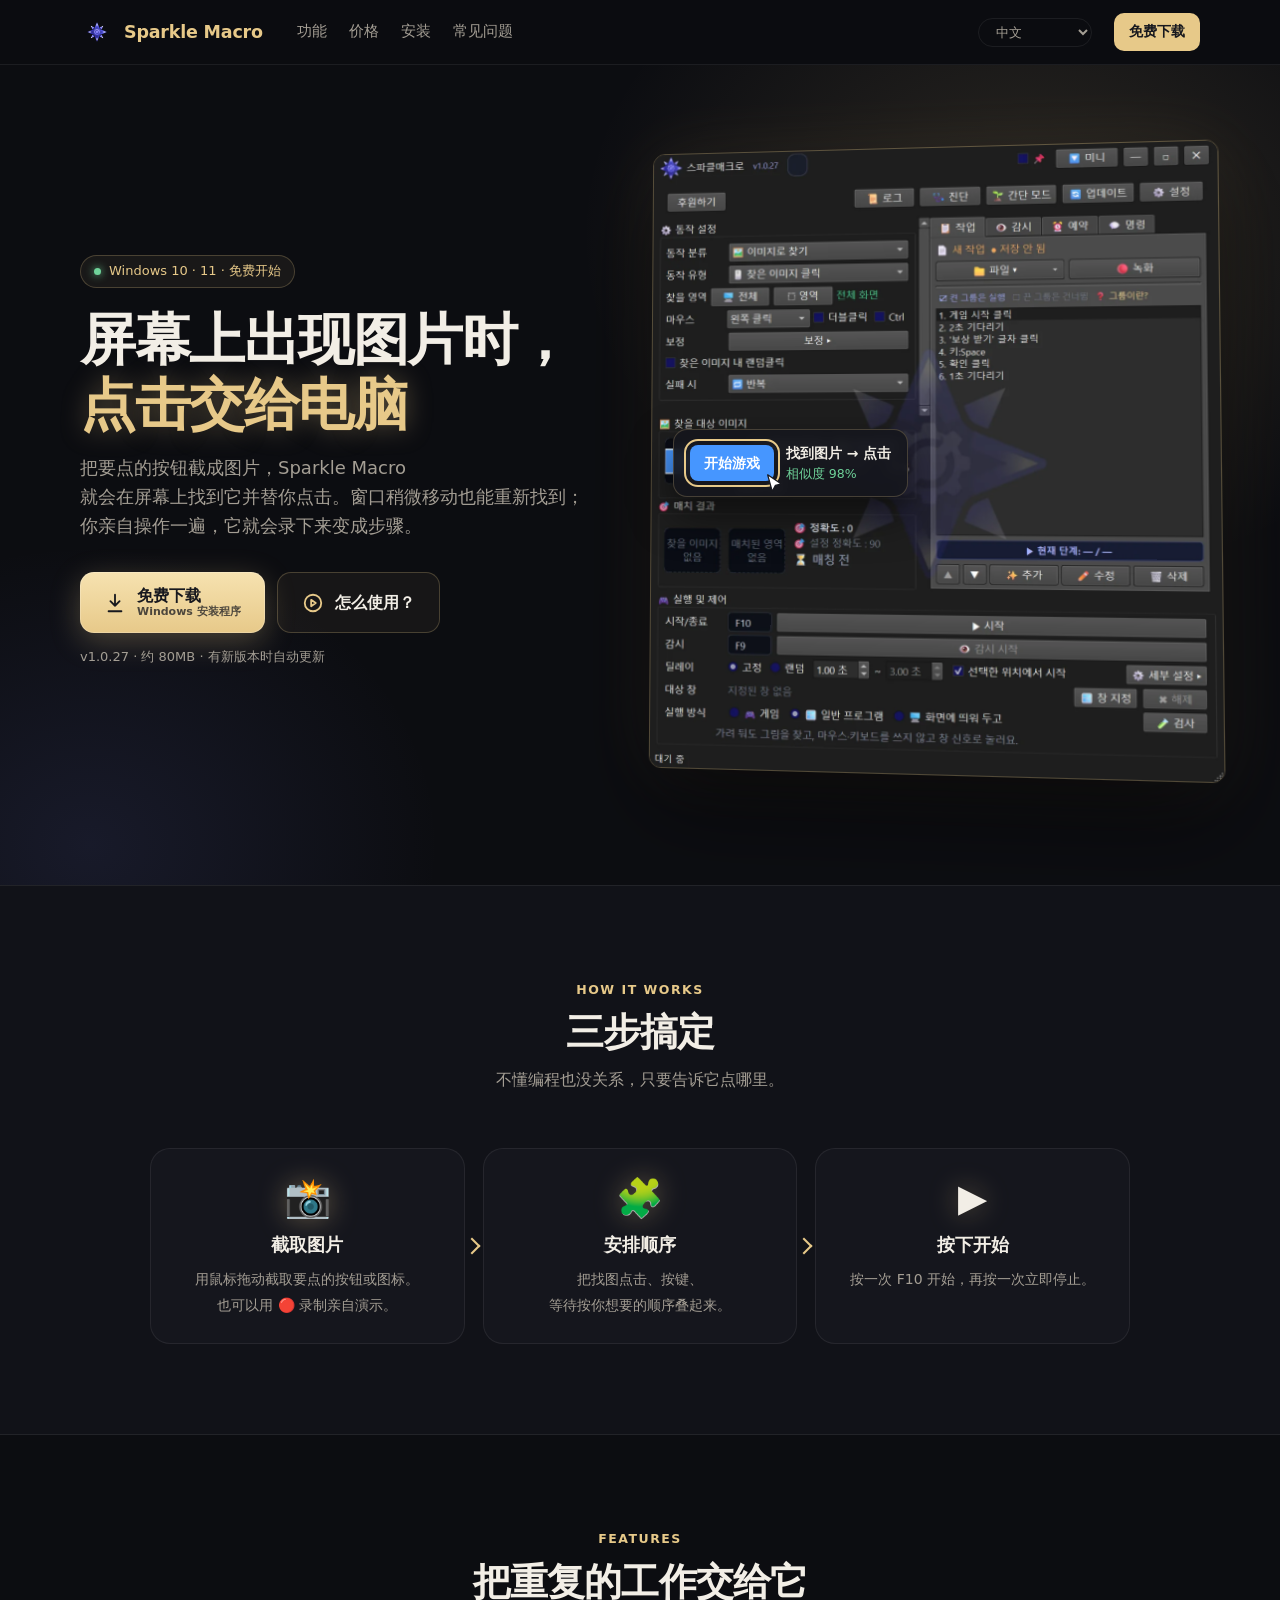
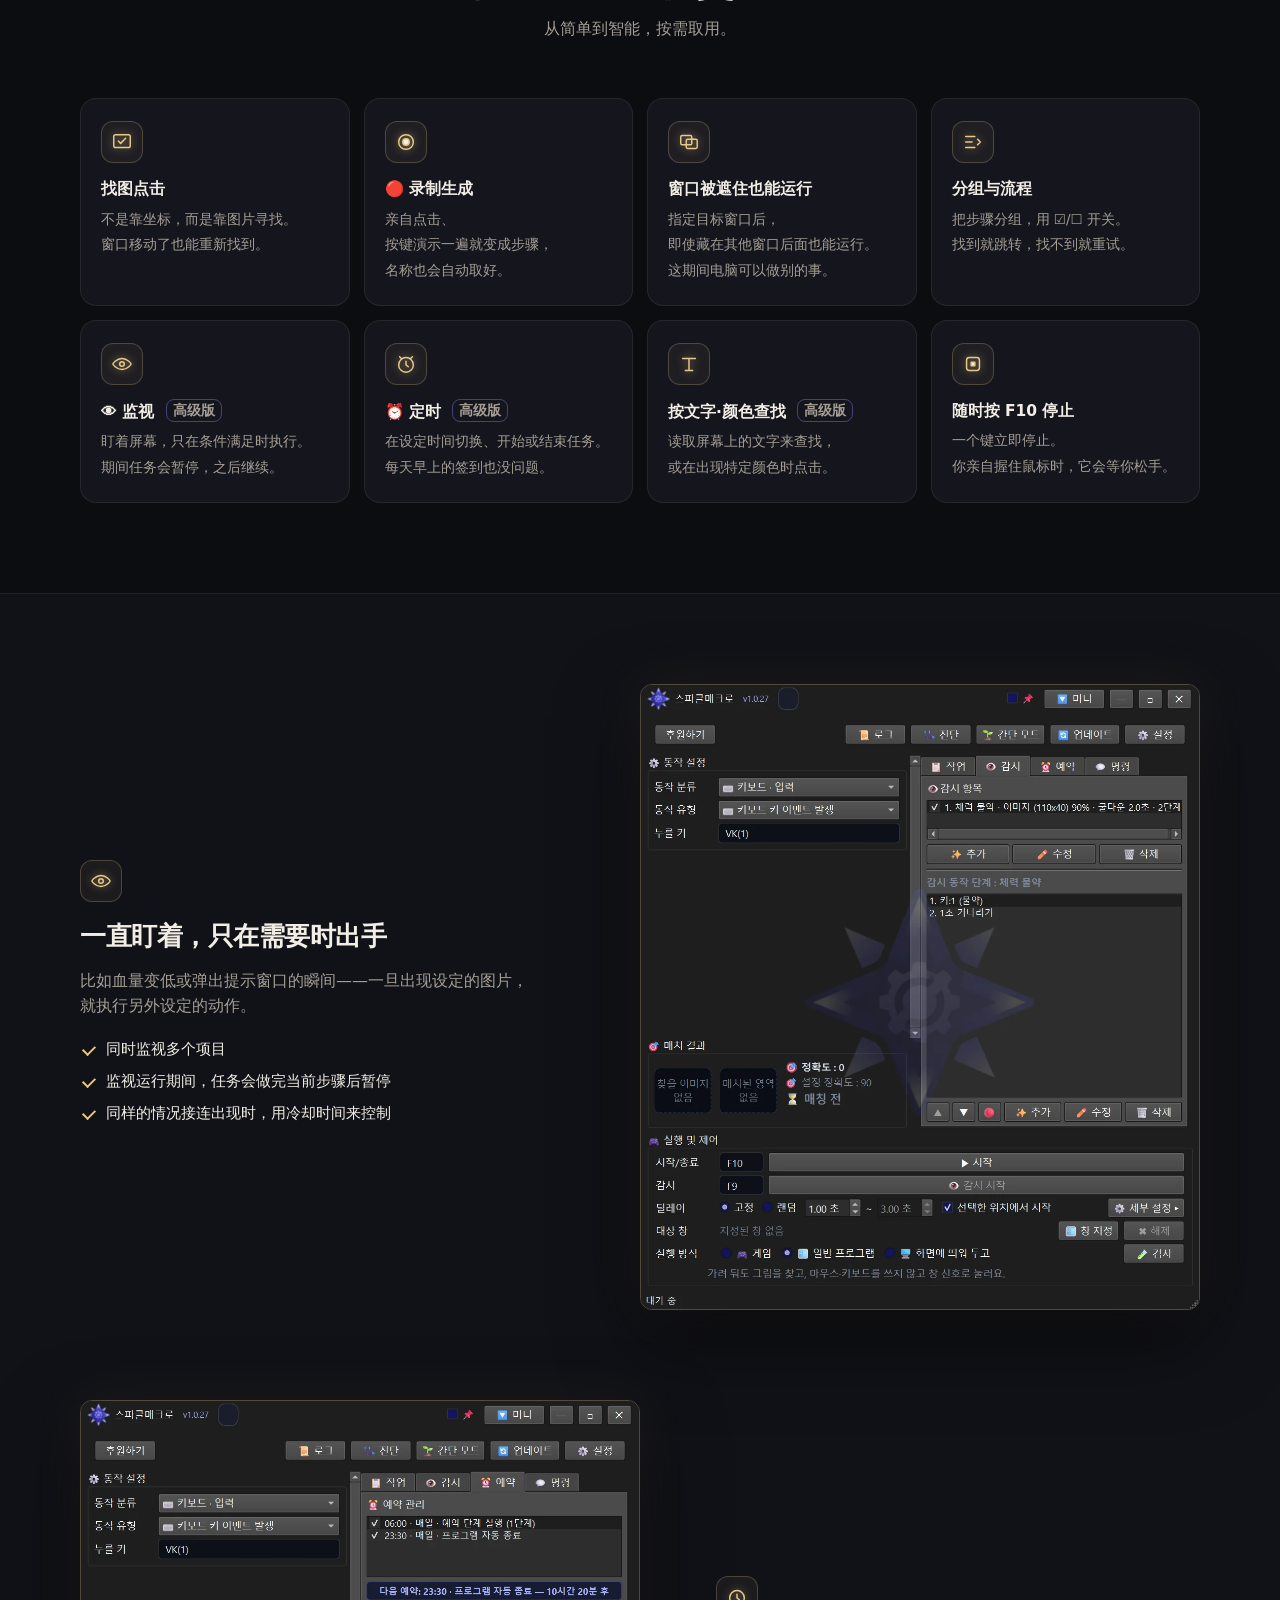
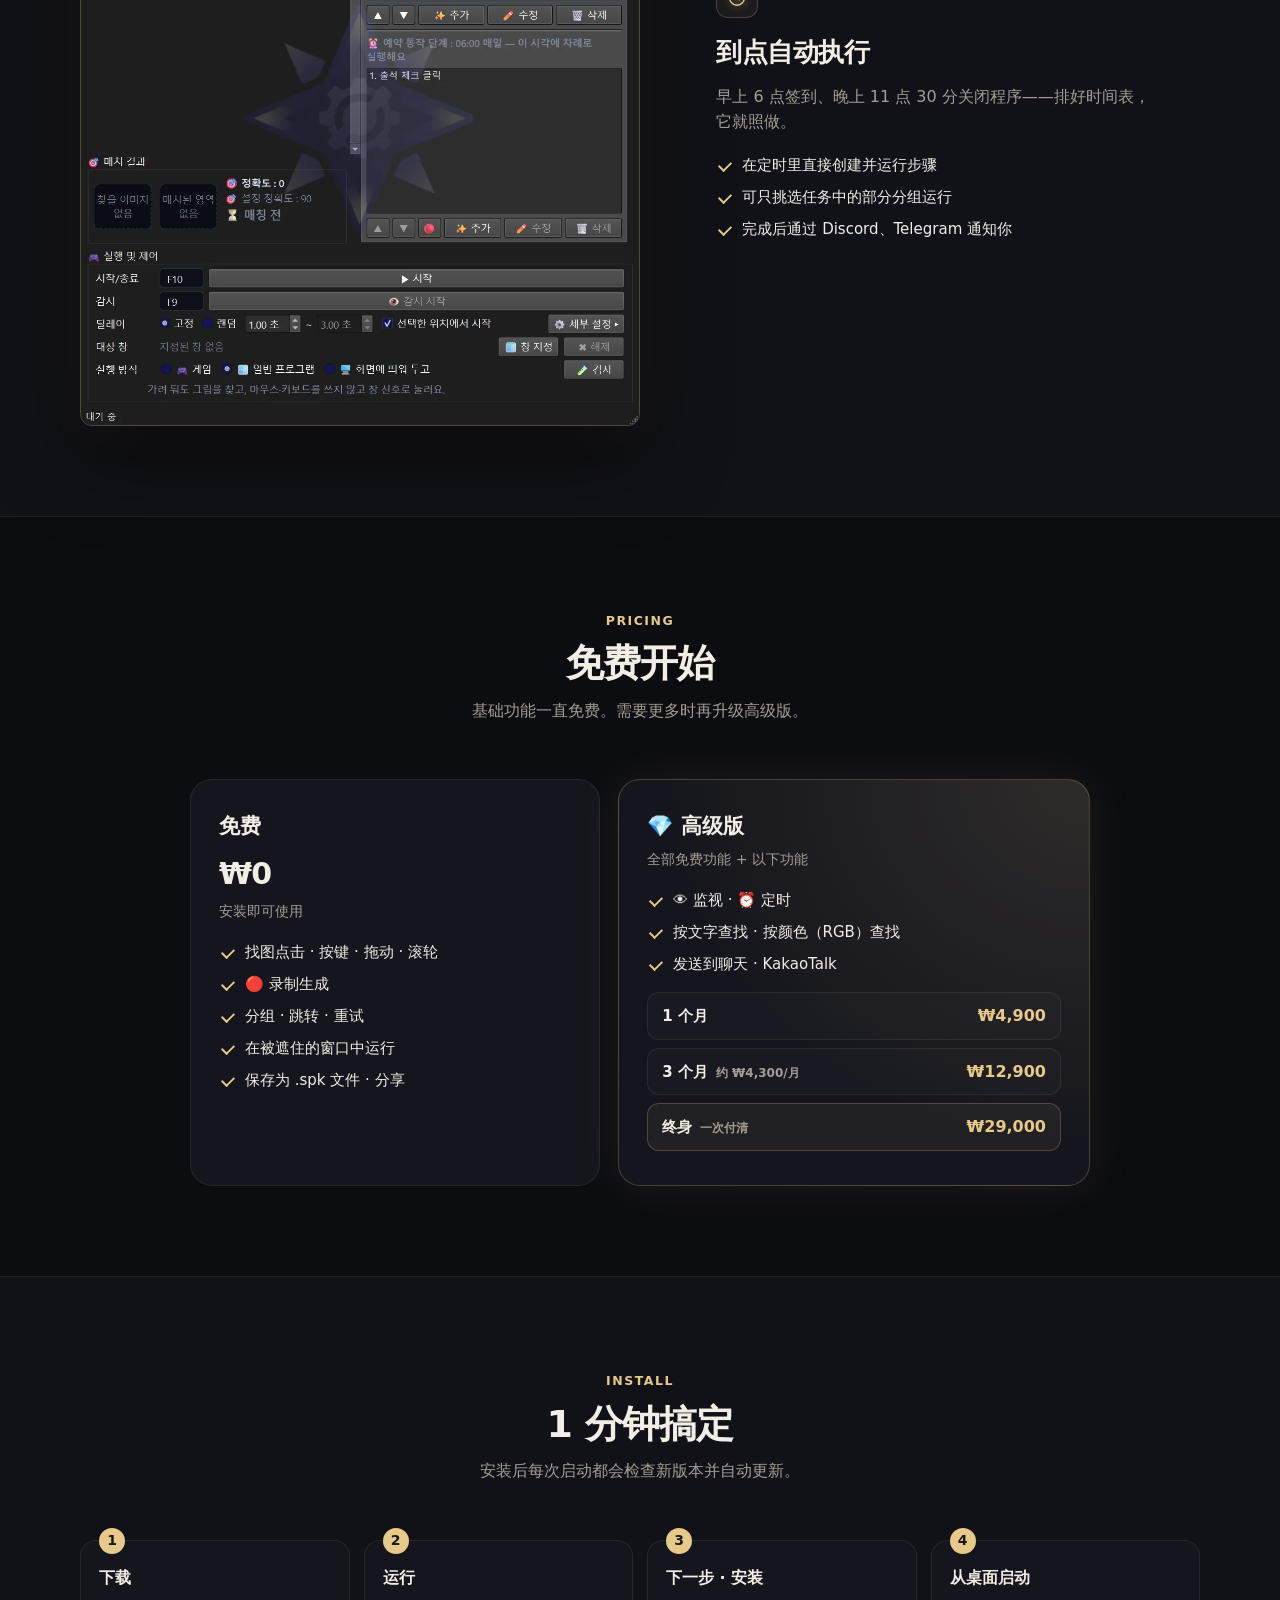
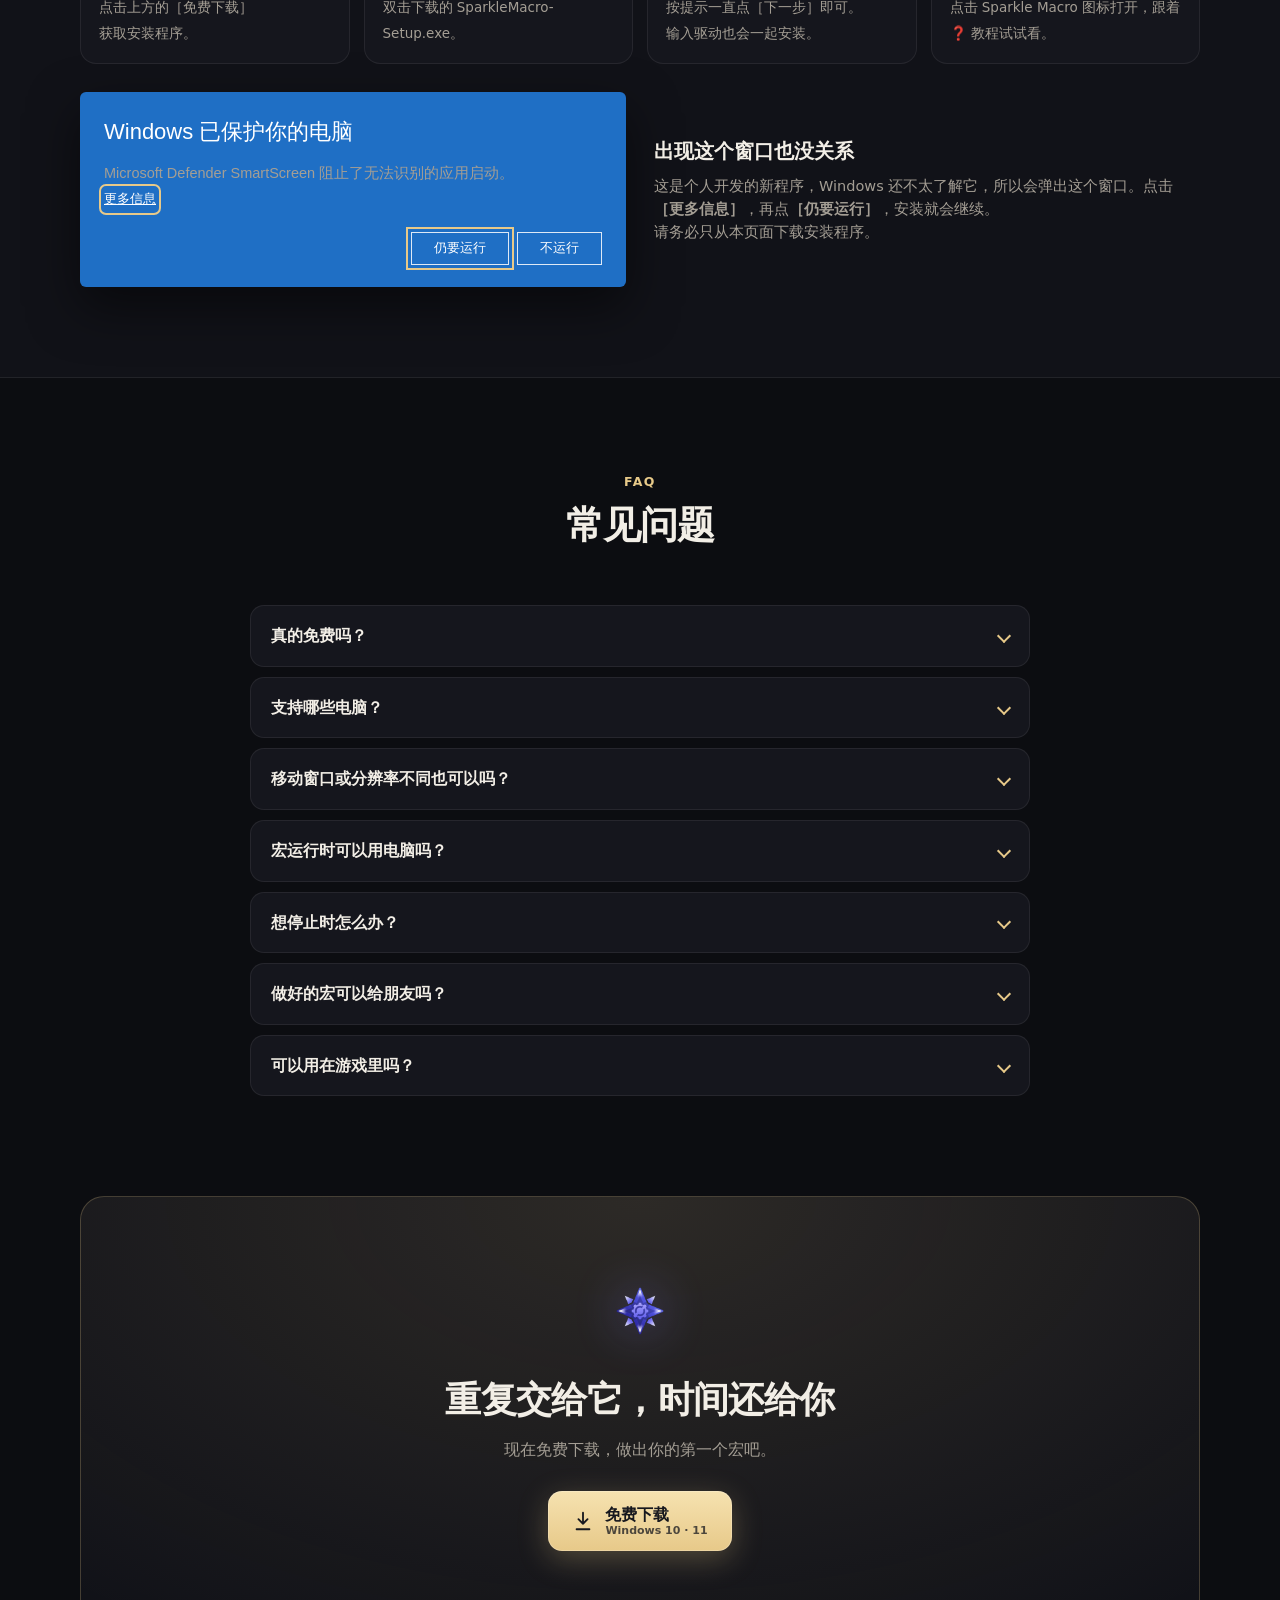
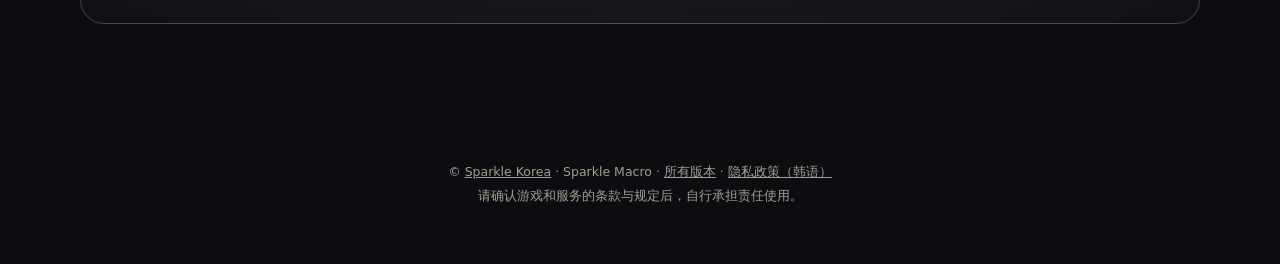
<file: zh/index.html>
<!doctype html>
<html lang="zh-Hans" data-sk-page="zh">
<head>
<!-- 자동 생성: tools/site-lang/make-lang-pages.cjs (한국어 index.html 에서 만듦. 이 파일을 직접 고치지 마세요) -->
<meta charset="utf-8">
<meta name="viewport" content="width=device-width,initial-scale=1">
<meta name="color-scheme" content="dark">
<meta name="darkreader-lock">
<title>Sparkle Macro — 找到图片替你点击的自动点击器</title>
<meta name="description" content="屏幕上出现图片时，电脑替你点击。录制即可轻松制作，窗口被遮住也能运行的 Windows 自动点击程序。免费开始使用。">
<link rel="canonical" href="https://macro.sparklekorea.com/zh/">
<link rel="alternate" hreflang="ko" href="https://macro.sparklekorea.com/">
<link rel="alternate" hreflang="en" href="https://macro.sparklekorea.com/en/">
<link rel="alternate" hreflang="ja" href="https://macro.sparklekorea.com/ja/">
<link rel="alternate" hreflang="zh-Hans" href="https://macro.sparklekorea.com/zh/">
<link rel="alternate" hreflang="es" href="https://macro.sparklekorea.com/es/">
<link rel="alternate" hreflang="pt" href="https://macro.sparklekorea.com/pt/">
<link rel="alternate" hreflang="de" href="https://macro.sparklekorea.com/de/">
<link rel="alternate" hreflang="x-default" href="https://macro.sparklekorea.com/">
<meta property="og:locale" content="zh_CN">
<meta property="og:locale:alternate" content="ko_KR">
<meta property="og:locale:alternate" content="en_US">
<meta property="og:locale:alternate" content="ja_JP">
<meta property="og:locale:alternate" content="es_ES">
<meta property="og:locale:alternate" content="pt_BR">
<meta property="og:locale:alternate" content="de_DE">
<meta name="naver-site-verification" content="ea3603b24b669458bc153d7611747bbc3c1c218b" />
<meta name="naver-site-verification" content="3b2aebe2d9a48f1d659768ca3a1edcfee66cca50" />
<meta property="og:type" content="website">
<meta property="og:url" content="https://macro.sparklekorea.com/zh/">
<meta property="og:title" content="Sparkle Macro — 找到图片替你点击的自动点击器">
<meta property="og:description" content="录制即可轻松制作，窗口被遮住也能运行的 Windows 自动点击程序。免费开始使用。">
<meta property="og:image" content="https://macro.sparklekorea.com/img/og.jpg">
<meta name="theme-color" content="#0d0e12">
<link rel="icon" href="../icon.png">
<style>
:root{
  --bg:#0c0d11;--bg2:#111218;--card:#15161d;--line:rgba(231,201,137,.24);--line2:rgba(255,255,255,.07);
  --gold:#e7c989;--gold2:#f6e2b0;--text:#f2eee6;--muted:#a49e94;--green:#6fd39a;--violet:#8f86ff;
}
*{box-sizing:border-box}
html{scroll-behavior:smooth}
section,[id]{scroll-margin-top:76px}
#top{scroll-margin-top:0}
body{margin:0;background:var(--bg);color:var(--text);font-family:"Segoe UI",system-ui,"Malgun Gothic","Apple SD Gothic Neo",sans-serif;line-height:1.6;-webkit-font-smoothing:antialiased;overflow-x:hidden;word-break:keep-all}
a{color:var(--gold);text-decoration:none}
img{max-width:100%;height:auto;display:block}
.wrap{max-width:1160px;margin:0 auto;padding:0 20px}
.gold{color:var(--gold);text-shadow:0 0 26px rgba(231,201,137,.35)}

/* 위쪽 줄 */
nav{position:sticky;top:0;z-index:20;background:rgba(12,13,17,.8);backdrop-filter:blur(12px);-webkit-backdrop-filter:blur(12px);border-bottom:1px solid var(--line2)}
nav .wrap{display:flex;align-items:center;gap:22px;height:64px}
.logo{display:flex;align-items:center;gap:10px;font-weight:800;color:var(--gold);font-size:17.5px;letter-spacing:-.2px}
.logo img{width:34px;height:34px;border-radius:9px}
nav .links{display:flex;gap:22px;margin-left:12px}
nav .links a{color:var(--muted);font-size:14.5px}
nav .links a:hover{color:var(--text)}
nav .sp{flex:1}
.navdl{font-size:13.5px;font-weight:800;color:#17181e;background:var(--gold);border-radius:10px;padding:8px 15px}
.lang{font-size:13px;color:var(--muted);cursor:pointer;border:1px solid var(--line2);border-radius:20px;padding:5px 13px;background:transparent;font-family:inherit}
.lang:hover{color:var(--text)}
.lang option{background:var(--bg);color:var(--text)}

/* 버튼 */
.btn{display:inline-flex;align-items:center;gap:11px;padding:14px 24px;border-radius:14px;font-weight:800;font-size:16px;transition:transform .15s,box-shadow .15s,background .15s;white-space:nowrap}
.btn svg{width:22px;height:22px;flex:none}
.btn small{display:block;font-size:11px;font-weight:600;opacity:.75;line-height:1.1}
.btn .t{display:flex;flex-direction:column;align-items:flex-start;line-height:1.25}
.btn-gold{background:linear-gradient(180deg,var(--gold2),var(--gold));color:#17181e;box-shadow:0 8px 30px rgba(231,201,137,.28),inset 0 0 0 1px rgba(255,255,255,.2)}
.btn-gold:hover{transform:translateY(-1px);box-shadow:0 12px 38px rgba(231,201,137,.4)}
.btn-line{border:1px solid var(--line);color:var(--text);background:rgba(231,201,137,.05)}
.btn-line:hover{background:rgba(231,201,137,.1);transform:translateY(-1px)}
.btn-line svg{stroke:var(--gold)}

/* 첫 화면 */
.hero{position:relative;padding:76px 0 90px;overflow:hidden}
.hero:before{content:"";position:absolute;right:-200px;top:-180px;width:900px;height:700px;background:radial-gradient(closest-side,rgba(231,201,137,.14),transparent);pointer-events:none}
.hero:after{content:"";position:absolute;left:-260px;bottom:-260px;width:700px;height:600px;background:radial-gradient(closest-side,rgba(110,120,220,.12),transparent);pointer-events:none}
.hero .wrap{position:relative;z-index:1;display:grid;grid-template-columns:1fr 1.05fr;gap:48px;align-items:center}
.badge{display:inline-flex;align-items:center;gap:8px;font-size:13px;color:var(--gold);border:1px solid var(--line);border-radius:20px;padding:5px 13px;background:rgba(231,201,137,.06)}
.badge i{width:7px;height:7px;border-radius:50%;background:var(--green);box-shadow:0 0 8px var(--green)}
.hero h1{margin:20px 0 16px;font-size:clamp(34px,5.2vw,56px);line-height:1.16;letter-spacing:-1.5px;font-weight:800}
.hero .lead{margin:0;max-width:520px;color:var(--muted);font-size:clamp(15.5px,1.8vw,18px)}
.hero .btns{margin-top:32px;display:flex;flex-wrap:wrap;gap:12px}
.hero .note{margin-top:14px;font-size:13px;color:var(--muted)}
.stage{position:relative;padding:10px 0 30px}
.stage .pc{border-radius:12px;overflow:hidden;border:1px solid rgba(231,201,137,.32);box-shadow:0 34px 90px rgba(0,0,0,.6),0 0 70px rgba(231,201,137,.10);transform:perspective(1600px) rotateY(-8deg) rotateX(3deg);transform-origin:left center;max-width:560px;margin-left:auto}
/* 그림을 찾아 누르는 모습 */
.found{position:absolute;left:4%;top:44%;display:flex;align-items:center;gap:12px;padding:12px 16px;border-radius:14px;background:rgba(21,22,29,.92);border:1px solid var(--line);box-shadow:0 18px 40px rgba(0,0,0,.55);backdrop-filter:blur(6px)}
.found .tg{padding:7px 14px;border-radius:8px;background:#4696ff;color:#fff;font-weight:800;font-size:14px;position:relative;outline:2px solid var(--gold);outline-offset:4px;animation:pick 2.4s ease-in-out infinite}
.found b{display:block;font-size:14px}
.found span{display:block;font-size:12.5px;color:var(--green)}
.cursor{position:absolute;right:-12px;bottom:-14px;width:22px;height:22px;animation:tap 2.4s ease-in-out infinite}
@keyframes pick{0%,100%{outline-color:rgba(231,201,137,.2)}45%,60%{outline-color:var(--gold)}}
@keyframes tap{0%,100%{transform:translate(14px,14px)}45%{transform:translate(0,0)}55%{transform:translate(0,0) scale(.85)}65%{transform:translate(0,0)}}
@media (prefers-reduced-motion:reduce){.found .tg,.cursor{animation:none}}

/* 섹션 공통 */
section{padding:90px 0;position:relative}
.alt{background:var(--bg2);border-top:1px solid var(--line2);border-bottom:1px solid var(--line2)}
.sec-h{text-align:center;max-width:680px;margin:0 auto 56px}
.sec-h small{color:var(--gold);font-weight:800;letter-spacing:1.5px;font-size:12.5px}
.sec-h h2{margin:8px 0 10px;font-size:clamp(26px,3.6vw,38px);letter-spacing:-.8px;line-height:1.25}
.sec-h p{margin:0;color:var(--muted)}

/* 3단계 흐름 */
.flow{display:grid;grid-template-columns:repeat(3,1fr);gap:18px;max-width:980px;margin:0 auto}
.fl{position:relative;text-align:center;padding:30px 22px 26px;border:1px solid var(--line2);border-radius:20px;background:var(--card)}
.fl .em{font-size:38px;line-height:1;margin-bottom:14px;filter:drop-shadow(0 0 14px rgba(231,201,137,.35))}
.fl b{display:block;font-size:18px;margin-bottom:6px}
.fl span{font-size:14px;color:var(--muted)}
.fl:not(:last-child):after{content:"";position:absolute;right:-14px;top:50%;width:10px;height:10px;border-top:2px solid var(--gold);border-right:2px solid var(--gold);transform:translateY(-50%) rotate(45deg);z-index:2}

/* 기능 카드 */
.cards{display:grid;grid-template-columns:repeat(4,1fr);gap:14px}
.card{border:1px solid var(--line2);border-radius:16px;padding:22px 20px;background:var(--card);transition:transform .2s,border-color .2s}
.card:hover{transform:translateY(-3px);border-color:var(--line)}
.ico{width:42px;height:42px;border-radius:12px;border:1px solid var(--line);display:flex;align-items:center;justify-content:center;margin-bottom:14px;background:rgba(231,201,137,.05)}
.ico svg{width:22px;height:22px;stroke:var(--gold);fill:none;stroke-width:1.6;stroke-linecap:round;stroke-linejoin:round;filter:drop-shadow(0 0 4px rgba(231,201,137,.6))}
.card b{display:block;margin-bottom:4px;font-size:15.5px}
.card span{font-size:13.5px;color:var(--muted)}
.tag{display:inline-block;font-size:11px;font-weight:800;color:var(--violet);border:1px solid rgba(143,134,255,.4);border-radius:8px;padding:0 6px;margin-left:6px;vertical-align:2px}

/* 화면 소개 */
.pcrow{display:grid;grid-template-columns:1fr 1.2fr;gap:56px;align-items:center;margin-bottom:90px}
.pcrow:last-child{margin-bottom:0}
.pcrow.rev{grid-template-columns:1.2fr 1fr}
.pcrow.rev .txt{order:2}
.pcrow h3{margin:0 0 10px;font-size:26px;letter-spacing:-.5px}
.pcrow p{margin:0;color:var(--muted)}
.shot{border-radius:12px;overflow:hidden;border:1px solid rgba(231,201,137,.3);box-shadow:0 30px 80px rgba(0,0,0,.55),0 0 50px rgba(231,201,137,.08);max-width:560px}
.pcrow.rev .shot{margin-left:0}
.pcrow:not(.rev) .shot{margin-left:auto}
ul.chk{list-style:none;padding:0;margin:18px 0 0}
ul.chk li{position:relative;padding-left:26px;margin:8px 0;font-size:15px}
ul.chk li:before{content:"";position:absolute;left:3px;top:8px;width:10px;height:6px;border-left:2px solid var(--gold);border-bottom:2px solid var(--gold);transform:rotate(-45deg)}

/* 요금 */
.plans{display:grid;grid-template-columns:1fr 1.15fr;gap:18px;max-width:900px;margin:0 auto}
.plan{border:1px solid var(--line2);border-radius:22px;padding:30px 28px;background:var(--card)}
.plan.pro{border-color:var(--line);background:radial-gradient(90% 90% at 100% 0%,rgba(231,201,137,.12),transparent),var(--card);box-shadow:0 0 50px rgba(231,201,137,.08)}
.plan h3{margin:0 0 4px;font-size:21px}
.plan .pr{font-size:30px;font-weight:800;letter-spacing:-.8px;margin:6px 0 2px}
.plan .pr small{font-size:14px;color:var(--muted);font-weight:600;letter-spacing:0}
.plan .sub{color:var(--muted);font-size:14px}
.prices{display:grid;gap:8px;margin:16px 0 4px}
.prices div{display:flex;justify-content:space-between;align-items:baseline;padding:10px 14px;border:1px solid var(--line2);border-radius:12px;background:rgba(255,255,255,.02)}
.prices div b{font-size:15px}
.prices div span{font-weight:800;color:var(--gold)}
.prices div em{font-style:normal;font-size:12px;color:var(--muted);margin-left:8px}
.prices .best{border-color:var(--line);background:rgba(231,201,137,.06)}

/* 설치 */
.steps{display:grid;grid-template-columns:repeat(4,1fr);gap:14px;counter-reset:s}
.step{position:relative;border:1px solid var(--line2);border-radius:16px;padding:24px 18px 18px;background:var(--card)}
.step:before{counter-increment:s;content:counter(s);position:absolute;top:-13px;left:18px;width:26px;height:26px;border-radius:50%;background:var(--gold);color:#17181e;font-weight:800;font-size:14px;display:flex;align-items:center;justify-content:center}
.step b{display:block;margin-bottom:4px}
.step span{font-size:13.5px;color:var(--muted)}
.ss{margin-top:28px;display:grid;grid-template-columns:1fr 1fr;gap:28px;align-items:center}
.ssbox{border-radius:6px;background:#1f6fc5;color:#fff;padding:22px 24px;font-family:"Segoe UI","Malgun Gothic",sans-serif;box-shadow:0 20px 50px rgba(0,0,0,.5)}
.ssbox h4{margin:0 0 12px;font-size:22px;font-weight:400}
.ssbox p{margin:0 0 10px;font-size:13px}
.ssbox .more{display:inline-block;font-size:13px;text-decoration:underline;outline:2px solid var(--gold);outline-offset:3px;border-radius:2px}
.ssbox .bt{display:flex;justify-content:flex-end;gap:8px;margin-top:22px}
.ssbox .bt span{border:1px solid rgba(255,255,255,.85);padding:5px 22px;font-size:13px}
.ssbox .bt .run{outline:2px solid var(--gold);outline-offset:3px}
.ss h3{margin:0 0 8px;font-size:20px}
.ss p{margin:0;color:var(--muted);font-size:14.5px}

/* 질문 */
.faq{max-width:780px;margin:0 auto}
details{border:1px solid var(--line2);border-radius:14px;background:var(--card);margin-bottom:10px}
summary{cursor:pointer;list-style:none;padding:17px 20px;font-weight:700;display:flex;align-items:center;gap:12px}
summary::-webkit-details-marker{display:none}
summary:after{content:"";margin-left:auto;flex:none;width:8px;height:8px;border-right:2px solid var(--gold);border-bottom:2px solid var(--gold);transform:rotate(45deg);transition:transform .2s}
details[open] summary:after{transform:rotate(-135deg)}
details p{margin:0;padding:0 20px 17px;color:var(--muted);font-size:14.5px}

.final{text-align:center;padding:72px 22px;border:1px solid var(--line);border-radius:24px;background:radial-gradient(80% 120% at 50% 0%,rgba(231,201,137,.13),transparent),var(--bg2)}
.final img{width:84px;height:84px;margin:0 auto 18px;filter:drop-shadow(0 0 24px rgba(143,134,255,.45))}
.final h2{margin:0 0 8px;font-size:clamp(26px,3.6vw,36px);letter-spacing:-.6px}
.final p{margin:0 0 28px;color:var(--muted)}
.final .btns{display:flex;flex-wrap:wrap;justify-content:center;gap:12px}
footer{padding:44px 0 54px;text-align:center;font-size:12.5px;color:var(--muted)}
footer p{margin:4px 0}
footer a{color:var(--muted);text-decoration:underline}

/* 스크롤하면 살짝 떠오르기 */
.rv{opacity:0;transform:translateY(18px);transition:opacity .7s ease,transform .7s ease}
.rv.on{opacity:1;transform:none}
@media (prefers-reduced-motion:reduce){.rv{opacity:1;transform:none;transition:none}}

@media (max-width:980px){
  .hero .wrap{grid-template-columns:1fr}
  .stage{max-width:600px;margin:10px auto 0}
  .pcrow,.pcrow.rev,.ss,.plans{grid-template-columns:1fr}
  .pcrow.rev .txt{order:0}
  .pcrow{gap:26px;margin-bottom:64px}
  .shot,.pcrow:not(.rev) .shot{margin:0 auto}
  .cards,.steps{grid-template-columns:1fr 1fr}
  nav .links{display:none}
}
@media (max-width:640px){
  .flow{grid-template-columns:1fr}
  .fl:not(:last-child):after{right:50%;top:auto;bottom:-14px;transform:translateX(50%) rotate(135deg)}
}
@media (max-width:560px){
  .cards,.steps{grid-template-columns:1fr}
  .navdl{display:none}
  .hero{padding:44px 0 60px}
  .btn{width:100%;justify-content:center}
  .found{left:2%;top:38%;transform:scale(.85);transform-origin:left top}
}
</style>
</head>
<body id="top">

<nav><div class="wrap">
  <a class="logo" href="#top"><img src="../icon.png" alt=""><span data-t="brand">스파클 매크로</span></a>
  <div class="links"><a href="#feat" data-t="nav1">기능</a><a href="#price" data-t="nav2">요금</a><a href="#install" data-t="nav3">설치</a><a href="#faq" data-t="nav4">자주 묻는 질문</a></div>
  <span class="sp"></span>
  <select id="lang" class="lang" aria-label="Language"></select>
  <a class="navdl dl" href="#" data-t="navdl">무료 다운로드</a>
</div></nav>

<header class="hero"><div class="wrap">
  <div>
    <span class="badge"><i></i><span data-t="badge">Windows 10 · 11 · 무료로 시작</span></span>
    <h1 data-t="h1">화면에 그림이 보이면,<br><span class="gold">클릭은 컴퓨터가</span> 해요</h1>
    <p class="lead" data-t="lead">누를 버튼을 그림으로 찍어 두면 스파클 매크로가 화면에서 찾아 대신 눌러 줘요. 창이 조금 움직여도 다시 찾아내고, 직접 해 보이면 그대로 녹화해 단계로 만들어 줘요.</p>
    <div class="btns">
      <a class="btn btn-gold dl" href="#">
        <svg viewBox="0 0 24 24" fill="none" stroke="currentColor" stroke-width="2" stroke-linecap="round" stroke-linejoin="round"><path d="M12 3v12M7 10l5 5 5-5M5 21h14"/></svg>
        <span class="t" data-t="dl1">무료 다운로드<small>Windows 설치 파일</small></span>
      </a>
      <a class="btn btn-line" href="#how">
        <svg viewBox="0 0 24 24" fill="none" stroke-width="2" stroke-linecap="round" stroke-linejoin="round"><circle cx="12" cy="12" r="9"/><path d="M10 8.5l5 3.5-5 3.5z"/></svg>
        <span data-t="how">어떻게 쓰나요?</span>
      </a>
    </div>
    <p class="note" data-t="note">v1.0.27 · 약 80MB · 새 버전은 프로그램이 알아서 업데이트해요</p>
  </div>
  <div class="stage">
    <div class="pc"><img src="../img/main.webp" width="1100" height="1230" alt="스파클 매크로 작업 화면"></div>
    <div class="found">
      <div class="tg"><i data-t="fTg" style="font-style:normal">게임 시작</i>
        <svg class="cursor" viewBox="0 0 24 24"><path d="M4 2l15 10-6.5 1.5L9 20z" fill="#fff" stroke="#17181e" stroke-width="1.4" stroke-linejoin="round"/></svg>
      </div>
      <div><b data-t="fB">그림 찾음 → 클릭</b><span data-t="fS">유사도 98%</span></div>
    </div>
  </div>
</div></header>

<section id="how" class="alt"><div class="wrap">
  <div class="sec-h rv"><small>HOW IT WORKS</small><h2 data-t="howH">세 단계면 끝나요</h2><p data-t="howP">프로그래밍은 몰라도 돼요. 누를 곳을 보여 주기만 하면 돼요.</p></div>
  <div class="flow rv">
    <div class="fl"><div class="em">📸</div><b data-t="f1">그림으로 찍기</b><span data-t="f1d">누를 버튼·아이콘을 마우스로 드래그해서 찍어요. 또는 🔴 녹화로 직접 해 보여요.</span></div>
    <div class="fl"><div class="em">🧩</div><b data-t="f2">순서 정하기</b><span data-t="f2d">그림 찾아 누르기, 키 누르기, 기다리기를 원하는 순서로 쌓아요.</span></div>
    <div class="fl"><div class="em">▶️</div><b data-t="f3">시작 누르기</b><span data-t="f3d">F10 한 번이면 시작, 다시 누르면 바로 멈춰요.</span></div>
  </div>
</div></section>

<section id="feat"><div class="wrap">
  <div class="sec-h rv"><small>FEATURES</small><h2 data-t="featH">반복 작업을 맡겨 두세요</h2><p data-t="featP">쉬운 것부터 똑똑한 것까지, 필요한 만큼만 꺼내 쓰세요.</p></div>
  <div class="cards rv">
    <div class="card"><div class="ico"><svg viewBox="0 0 24 24"><rect x="3" y="4" width="18" height="14" rx="2"/><path d="M8 11l2.5 2.5L16 8"/></svg></div><b data-t="c1">그림 찾아 누르기</b><span data-t="c1d">좌표가 아니라 그림으로 찾아요. 창을 옮겨도 다시 찾아내요.</span></div>
    <div class="card"><div class="ico"><svg viewBox="0 0 24 24"><circle cx="12" cy="12" r="8"/><circle cx="12" cy="12" r="3.5" fill="currentColor"/></svg></div><b data-t="c2">🔴 녹화로 만들기</b><span data-t="c2d">직접 클릭·키 입력을 해 보이면 그대로 단계가 돼요. 이름도 알아서 지어요.</span></div>
    <div class="card"><div class="ico"><svg viewBox="0 0 24 24"><rect x="3" y="5" width="12" height="10" rx="1.5"/><rect x="9" y="9" width="12" height="10" rx="1.5"/></svg></div><b data-t="c3">가려 둔 창에서도</b><span data-t="c3d">대상 창을 정하면 다른 창 뒤에 숨겨 둔 채로 돌려요. 그동안 PC는 다른 일에.</span></div>
    <div class="card"><div class="ico"><svg viewBox="0 0 24 24"><path d="M4 6h10M4 12h7M4 18h10"/><path d="M17 9l3 3-3 3"/></svg></div><b data-t="c4">그룹·흐름 정리</b><span data-t="c4d">단계를 그룹으로 묶고 ☑/☐ 로 켜고 꺼요. 찾으면 이동, 못 찾으면 다시 하기도.</span></div>
    <div class="card"><div class="ico"><svg viewBox="0 0 24 24"><path d="M2 12s3.5-6 10-6 10 6 10 6-3.5 6-10 6S2 12 2 12z"/><circle cx="12" cy="12" r="2.5"/></svg></div><b data-t="c5">👁 감시 <span class="tag">프리미엄</span></b><span data-t="c5d">화면을 지켜보다 조건이 맞을 때만 실행해요. 그동안 작업은 잠시 멈췄다 이어서.</span></div>
    <div class="card"><div class="ico"><svg viewBox="0 0 24 24"><circle cx="12" cy="13" r="8"/><path d="M12 9v4l2.5 2M5 4l2 2M19 4l-2 2"/></svg></div><b data-t="c6">⏰ 예약 <span class="tag">프리미엄</span></b><span data-t="c6d">정한 시각에 작업을 바꾸거나 시작·종료해요. 매일 아침 출석 체크도.</span></div>
    <div class="card"><div class="ico"><svg viewBox="0 0 24 24"><path d="M5 6h14M12 6v13M8 19h8"/></svg></div><b data-t="c7">문자·색으로 찾기 <span class="tag">프리미엄</span></b><span data-t="c7d">화면 속 글자를 읽어 찾거나, 특정 색이 보일 때 눌러요.</span></div>
    <div class="card"><div class="ico"><svg viewBox="0 0 24 24"><rect x="5" y="5" width="14" height="14" rx="3"/><path d="M10 10h4v4h-4z" fill="currentColor"/></svg></div><b data-t="c8">언제든 F10 정지</b><span data-t="c8d">키 하나로 즉시 멈춰요. 마우스를 직접 잡으면 손을 뗄 때까지 기다려요.</span></div>
  </div>
</div></section>

<section class="alt"><div class="wrap">
  <div class="pcrow rv">
    <div class="txt">
      <div class="ico"><svg viewBox="0 0 24 24"><path d="M2 12s3.5-6 10-6 10 6 10 6-3.5 6-10 6S2 12 2 12z"/><circle cx="12" cy="12" r="2.5"/></svg></div>
      <h3 data-t="w1h">지켜보다가, 필요할 때만</h3>
      <p data-t="w1p">체력이 낮아지거나 알림 창이 뜨는 순간처럼, 정해 둔 그림이 보이면 그때만 따로 정한 동작을 해요.</p>
      <ul class="chk">
        <li data-t="w1a">여러 감시 항목을 동시에 지켜봐요</li>
        <li data-t="w1b">감시가 도는 동안 작업은 하던 단계를 마치고 잠시 멈춰요</li>
        <li data-t="w1c">같은 상황이 연달아 와도 쉬는 시간(쿨다운)으로 조절해요</li>
      </ul>
    </div>
    <div class="shot"><img src="../img/watch.webp" width="1100" height="1230" alt="감시 화면" loading="lazy"></div>
  </div>
  <div class="pcrow rev rv">
    <div class="txt">
      <div class="ico"><svg viewBox="0 0 24 24"><circle cx="12" cy="13" r="8"/><path d="M12 9v4l2.5 2"/></svg></div>
      <h3 data-t="w2h">정한 시각에 알아서</h3>
      <p data-t="w2p">아침 6시엔 출석 체크, 밤 11시 30분엔 프로그램 종료처럼 시간표를 짜 두면 그대로 해요.</p>
      <ul class="chk">
        <li data-t="w2a">예약 안에 단계를 바로 만들어 실행해요</li>
        <li data-t="w2b">작업 중 원하는 그룹만 골라 실행할 수 있어요</li>
        <li data-t="w2c">끝나면 디스코드·텔레그램으로 알려 줘요</li>
      </ul>
    </div>
    <div class="shot"><img src="../img/schedule.webp" width="1100" height="1230" alt="예약 화면" loading="lazy"></div>
  </div>
</div></section>

<section id="price"><div class="wrap">
  <div class="sec-h rv"><small>PRICING</small><h2 data-t="priceH">무료로 시작하세요</h2><p data-t="priceP">기본 기능은 계속 무료예요. 더 필요할 때만 프리미엄으로.</p></div>
  <div class="plans rv">
    <div class="plan">
      <h3 data-t="pFree">무료</h3>
      <div class="pr" data-t="pFreePr">0원</div>
      <div class="sub" data-t="pFreeSub">설치하면 바로</div>
      <ul class="chk">
        <li data-t="pf1">그림 찾아 누르기 · 키 · 드래그 · 휠</li>
        <li data-t="pf2">🔴 녹화로 만들기</li>
        <li data-t="pf3">그룹 · 이동 · 다시 하기</li>
        <li data-t="pf4">가려 둔 창에서 돌리기</li>
        <li data-t="pf5">.spk 파일로 저장 · 공유</li>
      </ul>
    </div>
    <div class="plan pro">
      <h3 data-t="pPro">💎 프리미엄</h3>
      <div class="sub" data-t="pProSub">무료 기능 전부 + 아래 기능</div>
      <ul class="chk">
        <li data-t="pp1">👁 감시 · ⏰ 예약</li>
        <li data-t="pp2">문자로 찾기 · 색(RGB)으로 찾기</li>
        <li data-t="pp3">채팅 · 카카오톡 보내기</li>
      </ul>
      <div class="prices">
        <div><b data-t="pm1">1개월</b><span data-t="pm1p">4,900원</span></div>
        <div><b data-t="pm3">3개월<em>월 4,300원꼴</em></b><span data-t="pm3p">12,900원</span></div>
        <div class="best"><b data-t="pLife">평생<em>한 번 결제</em></b><span data-t="pLifep">29,000원</span></div>
      </div>
    </div>
  </div>
</div></section>

<section id="install" class="alt"><div class="wrap">
  <div class="sec-h rv"><small>INSTALL</small><h2 data-t="instH">1분이면 끝나요</h2><p data-t="instP">설치 후에는 켤 때마다 새 버전을 확인하고 알아서 업데이트해요.</p></div>
  <div class="steps rv">
    <div class="step"><b data-t="s1">내려받기</b><span data-t="s1d">위의 [무료 다운로드] 를 눌러 설치 파일을 받아요.</span></div>
    <div class="step"><b data-t="s2">실행하기</b><span data-t="s2d">받은 SparkleMacro-Setup.exe 를 더블클릭해요.</span></div>
    <div class="step"><b data-t="s3">다음 · 설치</b><span data-t="s3d">안내대로 [다음] 만 누르면 돼요. 입력 드라이버도 함께 설치돼요.</span></div>
    <div class="step"><b data-t="s4">바탕화면에서 시작</b><span data-t="s4d">스파클 매크로 아이콘을 눌러 켜고, ❓ 튜토리얼을 따라 해 보세요.</span></div>
  </div>
  <div class="ss rv">
    <div class="ssbox" aria-hidden="true">
      <h4 data-t="ssH4">Windows의 PC 보호</h4>
      <p data-t="ssP">Microsoft Defender SmartScreen에서 인식할 수 없는 앱의 시작을 차단했습니다.</p>
      <span class="more" data-t="ssMore">추가 정보</span>
      <div class="bt"><span class="run" data-t="ssRun">실행</span><span data-t="ssNo">실행 안 함</span></div>
    </div>
    <div>
      <h3 data-t="ssH">이 창이 나와도 괜찮아요</h3>
      <p data-t="ssBody">새로 나온 개인 개발 프로그램이라 Windows가 아직 잘 몰라서 띄우는 창이에요. <b>[추가 정보]</b> 를 누른 뒤 <b>[실행]</b> 을 누르면 설치가 이어져요. 설치 파일은 꼭 이 페이지에서만 받아 주세요.</p>
    </div>
  </div>
</div></section>

<section id="faq"><div class="wrap">
  <div class="sec-h rv"><small>FAQ</small><h2 data-t="faqH">궁금한 점</h2></div>
  <div class="faq rv">
    <details><summary data-t="q1">정말 무료인가요?</summary><p data-t="a1">네. 그림 찾아 누르기, 녹화, 그룹, 가려 둔 창에서 돌리기 같은 기본 기능은 기간 제한 없이 무료예요. 감시·예약·문자/색 찾기·메시지 보내기가 필요할 때만 프리미엄을 쓰면 돼요.</p></details>
    <details><summary data-t="q2">어떤 PC에서 되나요?</summary><p data-t="a2">Windows 10 · 11 (64비트) 에서 돼요. 맥과 휴대폰은 지원하지 않아요.</p></details>
    <details><summary data-t="q3">창을 옮기거나 해상도가 달라도 되나요?</summary><p data-t="a3">좌표가 아니라 그림으로 찾기 때문에 창 위치가 바뀌어도 다시 찾아내요. 화면 배율이나 해상도가 크게 바뀌면 그림을 한 번 다시 찍어 주세요.</p></details>
    <details><summary data-t="q4">매크로가 도는 동안 컴퓨터를 써도 되나요?</summary><p data-t="a4">대상 창을 지정하고 실행 방식을 고르면 그 창을 가려 둔 채로 돌릴 수 있어요. 실제 마우스를 쓰는 방식이라도 사용자가 마우스·키보드를 잡으면 손을 뗄 때까지 기다렸다가 이어서 해요.</p></details>
    <details><summary data-t="q5">멈추고 싶을 땐요?</summary><p data-t="a5">F10 을 누르면 바로 멈춰요. 단축키는 설정에서 바꿀 수 있어요.</p></details>
    <details><summary data-t="q6">만든 매크로를 친구에게 줄 수 있나요?</summary><p data-t="a6">[📁 파일 ▾] → 저장하면 단계와 그림이 .spk 파일 하나에 담겨요. 그 파일을 보내 주면 그대로 불러와 쓸 수 있어요.</p></details>
    <details><summary data-t="q7">게임에 써도 되나요?</summary><p data-t="a7">게임이나 서비스마다 자동 입력 프로그램을 금지하는 약관이 있을 수 있어요. 쓰려는 곳의 약관과 규정을 먼저 확인하고, 본인 책임 아래 사용해 주세요.</p></details>
  </div>
</div></section>

<section style="padding-top:0"><div class="wrap">
  <div class="final rv">
    <img src="../icon.png" alt="">
    <h2 data-t="finH">반복은 맡기고, 시간은 돌려받으세요</h2>
    <p data-t="finP">지금 무료로 받아서 첫 매크로를 만들어 보세요.</p>
    <div class="btns">
      <a class="btn btn-gold dl" href="#">
        <svg viewBox="0 0 24 24" fill="none" stroke="currentColor" stroke-width="2" stroke-linecap="round" stroke-linejoin="round"><path d="M12 3v12M7 10l5 5 5-5M5 21h14"/></svg>
        <span class="t" data-t="dl2">무료 다운로드<small>Windows 10 · 11</small></span>
      </a>
    </div>
  </div>
</div></section>

<footer><div class="wrap">
  <p>© <a href="https://sparklekorea.com/">Sparkle Korea</a> · <span data-t="brand">스파클 매크로</span> · <a href="https://github.com/sparklekorea/macro-pc/releases" data-t="ftAll">모든 버전</a> · <a href="../privacy.html" data-t="ftPriv">개인정보처리방침</a></p>
  <p data-t="ftNote">게임·서비스의 약관과 규정을 확인한 뒤 본인 책임 아래 사용해 주세요.</p>
</div></footer>

<script>
// 다운로드: 언제나 최신 설치 파일
var DL = 'https://github.com/sparklekorea/macro-pc/releases/latest/download/SparkleMacro-Setup.exe';
document.querySelectorAll('.dl').forEach(function (a) { a.href = DL; });
// 스크롤하면 살짝 떠오르기
var io = 'IntersectionObserver' in window ? new IntersectionObserver(function (es) {
  es.forEach(function (e) { if (e.isIntersecting) { e.target.classList.add('on'); io.unobserve(e.target); } });
}, { threshold: .12 }) : null;
document.querySelectorAll('.rv').forEach(function (el) { io ? io.observe(el) : el.classList.add('on'); });

// ===== 스파클코리아 공통 언어 처리 (sparklekorea.com · calendar · macro · dmx 모두 같은 코드) =====
// 고른 언어를 sparklekorea.com 전체가 함께 기억합니다 (쿠키 domain=.sparklekorea.com).
// 다른 스파클코리아 사이트로 가는 링크에는 ?lang= 을 붙여서, 사이트를 옮겨도 언어가 그대로입니다.
// 처음 오면 브라우저 언어 → 지원 안 하는 언어면 영어.
var SK_LANGS = [['ko', '한국어'], ['en', 'English'], ['ja', '日本語'], ['zh', '中文'], ['es', 'Español'], ['pt', 'Português'], ['de', 'Deutsch']];
function skOk(x) { return SK_LANGS.some(function (l) { return l[0] === x; }); }
function skDetect() {
  var q = null;
  try { q = new URLSearchParams(location.search).get('lang'); } catch (e) {}
  if (skOk(q)) return q;
  var pl = document.documentElement.getAttribute('data-sk-page');
  if (skOk(pl)) return pl;
  var m = document.cookie.match(/(?:^|; )sk_lang=([a-z]{2})/);
  if (m && skOk(m[1])) return m[1];
  try { var s = localStorage.getItem('lang'); if (skOk(s)) return s; } catch (e) {}
  var n = String(navigator.language || 'en').slice(0, 2).toLowerCase();
  return skOk(n) ? n : 'en';
}
function skSave(l) {
  var dom = /(^|\.)sparklekorea\.com$/.test(location.hostname) ? '; domain=.sparklekorea.com' : '';
  document.cookie = 'sk_lang=' + l + dom + '; path=/; max-age=31536000; SameSite=Lax';
  try { localStorage.setItem('lang', l); } catch (e) {}
}
// 스파클코리아 사이트끼리 가는 링크에 지금 언어를 붙임 (?lang=xx)
function skLinks(l) {
  document.querySelectorAll('a[href]').forEach(function (a) {
    try {
      var u = new URL(a.getAttribute('href'), location.href);
      if (!/(^|\.)sparklekorea\.com$/.test(u.hostname) || u.hostname === location.hostname) return;
      var p = u.pathname, lp = (p.length === 4 && p.charAt(0) === '/' && p.charAt(3) === '/') ? p.slice(1, 3) : null; if (p === '/' || (lp && skOk(lp))) { u.pathname = l === 'ko' ? '/' : '/' + l + '/'; u.searchParams.delete('lang'); if (l === 'ko') u.searchParams.set('lang', 'ko'); } /* sk-lang-path */ else u.searchParams.set('lang', l);
      a.href = u.toString();
    } catch (e) {}
  });
}
// <select id="lang" class="lang"> 를 7개 언어로 채우고, 바꾸면 onChange(언어) 를 부름
function skPicker(sel, cur, onChange) {
  sel.innerHTML = SK_LANGS.map(function (l) { return '<option value="' + l[0] + '"' + (l[0] === cur ? ' selected' : '') + '>' + l[1] + '</option>'; }).join('');
  sel.onchange = function () { skSave(sel.value); var pg = document.documentElement.getAttribute('data-sk-page'); if (pg) { try { history.replaceState(null, '', sel.value === 'ko' ? '../' : '../' + sel.value + '/'); document.documentElement.setAttribute('data-sk-page', sel.value === 'ko' ? '' : sel.value); } catch (e) {} } /* sk-lang-url */ onChange(sel.value); };
}
// ===== 공통 언어 처리 끝 =====

// ===== 언어 =====
// 한국어는 지금 화면 글자를 그대로 모아 둠
var KO = {};
document.querySelectorAll('[data-t]').forEach(function (el) { KO[el.getAttribute('data-t')] = el.innerHTML; });
var TITLE = {
  ko: document.title,
  en: 'Sparkle Macro — auto clicker that finds and clicks images',
  ja: 'Sparkle Macro — 画像を見つけて代わりにクリックする自動クリック',
  zh: 'Sparkle Macro — 找到图片替你点击的自动点击器',
  es: 'Sparkle Macro — autoclicker que encuentra imágenes y hace clic',
  pt: 'Sparkle Macro — autoclicker que encontra imagens e clica por você',
  de: 'Sparkle Macro — Autoklicker, der Bilder findet und klickt'
};
// 모든 외국어에 같은 값 (브랜드·가격)
var COMMON = { brand: 'Sparkle Macro', pFreePr: '₩0', pm1p: '₩4,900', pm3p: '₩12,900', pLifep: '₩29,000' };
var T = {
  en: {
    nav1: 'Features', nav2: 'Pricing', nav3: 'Install', nav4: 'FAQ', navdl: 'Free download',
    badge: 'Windows 10 · 11 · Free to start',
    h1: 'When it shows up on screen,<br><span class="gold">your PC does the clicking</span>',
    lead: 'Snap a picture of the button to press, and Sparkle Macro finds it on screen and clicks it for you. It finds it again even if the window moves, and if you show it once, it records what you do as steps.',
    dl1: 'Free download<small>Windows installer</small>', how: 'How does it work?',
    note: 'v1.0.27 · about 80 MB · updates itself when a new version is out',
    fTg: 'Start game', fB: 'Image found → click', fS: 'Match 98%',
    howH: 'Three steps and you’re done', howP: 'No coding needed. Just show it where to click.',
    f1: 'Snap a picture', f1d: 'Drag the mouse over the button or icon to capture it. Or just show it with 🔴 Record.',
    f2: 'Set the order', f2d: 'Stack find-and-click, key presses and waits in any order you like.',
    f3: 'Press start', f3d: 'Press F10 once to start, and again to stop right away.',
    featH: 'Hand off the repetitive work', featP: 'From simple to smart — use only what you need.',
    c1: 'Find &amp; click images', c1d: 'It looks for pictures, not coordinates. Move the window and it still finds them.',
    c2: '🔴 Build by recording', c2d: 'Click and type as usual and it turns into steps. It even names them for you.',
    c3: 'Works in hidden windows', c3d: 'Pick a target window and it runs even behind other windows. Meanwhile, use your PC for other things.',
    c4: 'Groups &amp; flow', c4d: 'Bundle steps into groups and switch them on/off with ☑/☐. Jump when found, retry when not.',
    c5: '👁 Watch <span class="tag">Premium</span>', c5d: 'Keeps an eye on the screen and acts only when a condition is met. Your task pauses meanwhile, then carries on.',
    c6: '⏰ Schedule <span class="tag">Premium</span>', c6d: 'Switch, start or stop tasks at set times. Daily morning check-ins, too.',
    c7: 'Find by text &amp; color <span class="tag">Premium</span>', c7d: 'Reads text on screen to find things, or clicks when a certain color appears.',
    c8: 'Stop anytime with F10', c8d: 'One key stops it instantly. Grab the mouse yourself and it waits until you let go.',
    w1h: 'Watching, acting only when needed', w1p: 'Like the moment your HP drops or a popup appears — when a chosen image shows up, it runs the action you set for it.',
    w1a: 'Watches several items at the same time', w1b: 'While a watch runs, your task finishes its current step and pauses', w1c: 'A cooldown keeps it calm when the same thing happens again and again',
    w2h: 'On its own, right on time', w2p: 'Check in at 6 AM, close the program at 11:30 PM — set up a timetable and it sticks to it.',
    w2a: 'Build and run steps right inside a schedule', w2b: 'Run only the groups you pick from a task', w2c: 'Lets you know on Discord or Telegram when it’s done',
    priceH: 'Start for free', priceP: 'The basics stay free. Go Premium only when you need more.',
    pFree: 'Free', pFreeSub: 'Ready as soon as you install',
    pf1: 'Find &amp; click images · keys · drag · wheel', pf2: '🔴 Build by recording', pf3: 'Groups · jump · retry', pf4: 'Run in hidden windows', pf5: 'Save &amp; share as .spk files',
    pPro: '💎 Premium', pProSub: 'Everything in Free + the features below',
    pp1: '👁 Watch · ⏰ Schedule', pp2: 'Find by text · find by color (RGB)', pp3: 'Send to chat · KakaoTalk',
    pm1: '1 month', pm3: '3 months<em>≈ ₩4,300/mo</em>', pLife: 'Lifetime<em>one-time payment</em>',
    instH: 'Done in a minute', instP: 'Once installed, it checks for a new version every time it starts and updates itself.',
    s1: 'Download', s1d: 'Press [Free download] above to get the installer.',
    s2: 'Run it', s2d: 'Double-click the downloaded SparkleMacro-Setup.exe.',
    s3: 'Next · Install', s3d: 'Just keep pressing [Next]. The input driver is installed along with it.',
    s4: 'Start from the desktop', s4d: 'Click the Sparkle Macro icon to open it, then follow the ❓ tutorial.',
    ssH4: 'Windows protected your PC', ssP: 'Microsoft Defender SmartScreen prevented an unrecognized app from starting.', ssMore: 'More info', ssRun: 'Run anyway', ssNo: 'Don’t run',
    ssH: 'Seeing this window is okay',
    ssBody: 'It’s a new program from an independent developer, so Windows doesn’t know it well yet. Press <b>[More info]</b>, then <b>[Run anyway]</b>, and the install continues. Please download the installer only from this page.',
    faqH: 'Questions',
    q1: 'Is it really free?', a1: 'Yes. Basic features like find &amp; click images, recording, groups and running in hidden windows are free with no time limit. You only need Premium for watch, schedule, text/color search and sending messages.',
    q2: 'Which PCs does it run on?', a2: 'Windows 10 · 11 (64-bit). Mac and phones are not supported.',
    q3: 'What if I move the window or the resolution changes?', a3: 'It finds things by picture, not coordinates, so it finds them again even when the window moves. If the display scale or resolution changes a lot, just capture the pictures again.',
    q4: 'Can I use my PC while the macro runs?', a4: 'Set a target window and pick a run mode, and it can run with that window hidden. Even in real-mouse mode, if you grab the mouse or keyboard, it waits until you let go and then carries on.',
    q5: 'How do I stop it?', a5: 'Press F10 and it stops right away. You can change the shortcut in Settings.',
    q6: 'Can I give my macro to a friend?', a6: 'Save it via [📁 File ▾] and the steps and pictures go into a single .spk file. Send that file and they can load and use it as is.',
    q7: 'Can I use it in games?', a7: 'Some games and services have terms that ban automated input programs. Check the terms and rules of wherever you plan to use it first, and use it at your own responsibility.',
    finH: 'Hand off the repeats, get your time back', finP: 'Download it free now and build your first macro.',
    dl2: 'Free download<small>Windows 10 · 11</small>',
    ftAll: 'All versions', ftPriv: 'Privacy policy (Korean)', ftNote: 'Please check the terms and rules of games and services, and use it at your own responsibility.'
  },
  ja: {
    nav1: '機能', nav2: '料金', nav3: 'インストール', nav4: 'よくある質問', navdl: '無料ダウンロード',
    badge: 'Windows 10 · 11 · 無料で始められる',
    h1: '画面に画像が見えたら、<br><span class="gold">クリックはPCにおまかせ</span>',
    lead: '押したいボタンを画像で撮っておくと、Sparkle Macro が画面から見つけて代わりに押してくれます。ウィンドウが少し動いても見つけ直し、一度やって見せればそのまま録画してステップにしてくれます。',
    dl1: '無料ダウンロード<small>Windows インストーラー</small>', how: '使い方は？',
    note: 'v1.0.27 · 約80MB · 新しいバージョンは自動でアップデート',
    fTg: 'ゲーム開始', fB: '画像を発見 → クリック', fS: '一致度 98%',
    howH: '3ステップで完了', howP: 'プログラミングの知識は不要。押す場所を見せるだけです。',
    f1: '画像で撮る', f1d: '押したいボタンやアイコンをマウスでドラッグして撮影。または 🔴 録画で実際にやって見せます。',
    f2: '順番を決める', f2d: '画像を探して押す、キーを押す、待つを好きな順に積み重ねます。',
    f3: 'スタートを押す', f3d: 'F10 を1回押せばスタート、もう一度押せばすぐ停止。',
    featH: '繰り返し作業はおまかせ', featP: 'かんたんなものから賢いものまで、必要な分だけどうぞ。',
    c1: '画像を探してクリック', c1d: '座標ではなく画像で探します。ウィンドウを動かしても見つけ直します。',
    c2: '🔴 録画で作成', c2d: 'クリックやキー入力をやって見せれば、そのままステップに。名前も自動で付けます。',
    c3: '隠したウィンドウでも', c3d: '対象ウィンドウを決めれば、ほかのウィンドウの裏に隠したまま動かせます。その間PCは別の作業に。',
    c4: 'グループ・フロー整理', c4d: 'ステップをグループにまとめ、☑/☐ でオン・オフ。見つかったら移動、見つからなければやり直しも。',
    c5: '👁 監視 <span class="tag">プレミアム</span>', c5d: '画面を見張り、条件が合ったときだけ実行。その間、作業は一時停止してから再開します。',
    c6: '⏰ 予約 <span class="tag">プレミアム</span>', c6d: '決めた時刻に作業を切り替えたり、開始・終了したり。毎朝のログインボーナスも。',
    c7: '文字・色で探す <span class="tag">プレミアム</span>', c7d: '画面の文字を読んで探したり、特定の色が見えたら押したりします。',
    c8: 'いつでも F10 で停止', c8d: 'キーひとつですぐ停止。マウスを自分で握ると、手を離すまで待ちます。',
    w1h: '見張って、必要なときだけ', w1p: '体力が減ったときや通知ウィンドウが出た瞬間のように、決めた画像が見えたときだけ、別に決めた動作をします。',
    w1a: '複数の監視項目を同時に見張ります', w1b: '監視中、作業は今のステップを終えて一時停止します', w1c: '同じ状況が続いても待ち時間（クールダウン）で調整できます',
    w2h: '決めた時刻に自動で', w2p: '朝6時にログインボーナス、夜11時30分にプログラム終了のように、時間割を組めばそのとおりに動きます。',
    w2a: '予約の中で直接ステップを作って実行', w2b: '作業の中から好きなグループだけ選んで実行できます', w2c: '終わったら Discord・Telegram でお知らせ',
    priceH: '無料で始めましょう', priceP: '基本機能はずっと無料。もっと必要なときだけプレミアムに。',
    pFree: '無料', pFreeSub: 'インストールしてすぐ',
    pf1: '画像を探してクリック · キー · ドラッグ · ホイール', pf2: '🔴 録画で作成', pf3: 'グループ · 移動 · やり直し', pf4: '隠したウィンドウで実行', pf5: '.spk ファイルで保存 · 共有',
    pPro: '💎 プレミアム', pProSub: '無料機能すべて + 以下の機能',
    pp1: '👁 監視 · ⏰ 予約', pp2: '文字で探す · 色（RGB）で探す', pp3: 'チャット · カカオトーク送信',
    pm1: '1か月', pm3: '3か月<em>月あたり約 ₩4,300</em>', pLife: '永久<em>1回払い</em>',
    instH: '1分で完了', instP: 'インストール後は、起動するたびに新しいバージョンを確認して自動でアップデートします。',
    s1: 'ダウンロード', s1d: '上の［無料ダウンロード］を押してインストーラーを入手します。',
    s2: '実行', s2d: 'ダウンロードした SparkleMacro-Setup.exe をダブルクリック。',
    s3: '次へ · インストール', s3d: '案内どおり［次へ］を押すだけ。入力ドライバーも一緒にインストールされます。',
    s4: 'デスクトップから起動', s4d: 'Sparkle Macro のアイコンで起動し、❓ チュートリアルに沿って試してみてください。',
    ssH4: 'Windows によって PC が保護されました', ssP: 'Microsoft Defender SmartScreen は認識されないアプリの起動を停止しました。', ssMore: '詳細情報', ssRun: '実行', ssNo: '実行しない',
    ssH: 'この画面が出ても大丈夫',
    ssBody: '個人開発の新しいプログラムなので、Windows がまだよく知らずに表示する画面です。<b>［詳細情報］</b>を押してから<b>［実行］</b>を押すとインストールが続きます。インストーラーは必ずこのページからダウンロードしてください。',
    faqH: 'よくある質問',
    q1: '本当に無料ですか？', a1: 'はい。画像を探してクリック、録画、グループ、隠したウィンドウでの実行などの基本機能は期間制限なしで無料です。監視・予約・文字/色検索・メッセージ送信が必要なときだけプレミアムをどうぞ。',
    q2: 'どんなPCで使えますか？', a2: 'Windows 10 · 11（64ビット）で使えます。Mac とスマートフォンには対応していません。',
    q3: 'ウィンドウを動かしたり解像度が違っても大丈夫？', a3: '座標ではなく画像で探すので、ウィンドウの位置が変わっても見つけ直します。表示倍率や解像度が大きく変わったら、画像を一度撮り直してください。',
    q4: 'マクロの実行中にPCを使えますか？', a4: '対象ウィンドウを指定して実行方式を選べば、そのウィンドウを隠したまま動かせます。実際のマウスを使う方式でも、マウスやキーボードを触ると手を離すまで待ってから続けます。',
    q5: '止めたいときは？', a5: 'F10 を押すとすぐ止まります。ショートカットは設定で変更できます。',
    q6: '作ったマクロを友だちにあげられますか？', a6: '［📁 ファイル ▾］→ 保存すると、ステップと画像が .spk ファイル1つにまとまります。そのファイルを送れば、そのまま読み込んで使えます。',
    q7: 'ゲームに使ってもいいですか？', a7: 'ゲームやサービスによっては、自動入力プログラムを禁止する規約がある場合があります。使う場所の規約やルールを先に確認し、自己責任でご利用ください。',
    finH: '繰り返しはまかせて、時間を取り戻そう', finP: '今すぐ無料でダウンロードして、最初のマクロを作ってみましょう。',
    dl2: '無料ダウンロード<small>Windows 10 · 11</small>',
    ftAll: 'すべてのバージョン', ftPriv: 'プライバシーポリシー（韓国語）', ftNote: 'ゲーム・サービスの規約やルールを確認のうえ、自己責任でご利用ください。'
  },
  zh: {
    nav1: '功能', nav2: '价格', nav3: '安装', nav4: '常见问题', navdl: '免费下载',
    badge: 'Windows 10 · 11 · 免费开始',
    h1: '屏幕上出现图片时，<br><span class="gold">点击交给电脑</span>',
    lead: '把要点的按钮截成图片，Sparkle Macro 就会在屏幕上找到它并替你点击。窗口稍微移动也能重新找到；你亲自操作一遍，它就会录下来变成步骤。',
    dl1: '免费下载<small>Windows 安装程序</small>', how: '怎么使用？',
    note: 'v1.0.27 · 约 80MB · 有新版本时自动更新',
    fTg: '开始游戏', fB: '找到图片 → 点击', fS: '相似度 98%',
    howH: '三步搞定', howP: '不懂编程也没关系，只要告诉它点哪里。',
    f1: '截取图片', f1d: '用鼠标拖动截取要点的按钮或图标。也可以用 🔴 录制亲自演示。',
    f2: '安排顺序', f2d: '把找图点击、按键、等待按你想要的顺序叠起来。',
    f3: '按下开始', f3d: '按一次 F10 开始，再按一次立即停止。',
    featH: '把重复的工作交给它', featP: '从简单到智能，按需取用。',
    c1: '找图点击', c1d: '不是靠坐标，而是靠图片寻找。窗口移动了也能重新找到。',
    c2: '🔴 录制生成', c2d: '亲自点击、按键演示一遍就变成步骤，名称也会自动取好。',
    c3: '窗口被遮住也能运行', c3d: '指定目标窗口后，即使藏在其他窗口后面也能运行。这期间电脑可以做别的事。',
    c4: '分组与流程', c4d: '把步骤分组，用 ☑/☐ 开关。找到就跳转，找不到就重试。',
    c5: '👁 监视 <span class="tag">高级版</span>', c5d: '盯着屏幕，只在条件满足时执行。期间任务会暂停，之后继续。',
    c6: '⏰ 定时 <span class="tag">高级版</span>', c6d: '在设定时间切换、开始或结束任务。每天早上的签到也没问题。',
    c7: '按文字·颜色查找 <span class="tag">高级版</span>', c7d: '读取屏幕上的文字来查找，或在出现特定颜色时点击。',
    c8: '随时按 F10 停止', c8d: '一个键立即停止。你亲自握住鼠标时，它会等你松手。',
    w1h: '一直盯着，只在需要时出手', w1p: '比如血量变低或弹出提示窗口的瞬间——一旦出现设定的图片，就执行另外设定的动作。',
    w1a: '同时监视多个项目', w1b: '监视运行期间，任务会做完当前步骤后暂停', w1c: '同样的情况接连出现时，用冷却时间来控制',
    w2h: '到点自动执行', w2p: '早上 6 点签到、晚上 11 点 30 分关闭程序——排好时间表，它就照做。',
    w2a: '在定时里直接创建并运行步骤', w2b: '可只挑选任务中的部分分组运行', w2c: '完成后通过 Discord、Telegram 通知你',
    priceH: '免费开始', priceP: '基础功能一直免费。需要更多时再升级高级版。',
    pFree: '免费', pFreeSub: '安装即可使用',
    pf1: '找图点击 · 按键 · 拖动 · 滚轮', pf2: '🔴 录制生成', pf3: '分组 · 跳转 · 重试', pf4: '在被遮住的窗口中运行', pf5: '保存为 .spk 文件 · 分享',
    pPro: '💎 高级版', pProSub: '全部免费功能 + 以下功能',
    pp1: '👁 监视 · ⏰ 定时', pp2: '按文字查找 · 按颜色（RGB）查找', pp3: '发送到聊天 · KakaoTalk',
    pm1: '1 个月', pm3: '3 个月<em>约 ₩4,300/月</em>', pLife: '终身<em>一次付清</em>',
    instH: '1 分钟搞定', instP: '安装后每次启动都会检查新版本并自动更新。',
    s1: '下载', s1d: '点击上方的［免费下载］获取安装程序。',
    s2: '运行', s2d: '双击下载的 SparkleMacro-Setup.exe。',
    s3: '下一步 · 安装', s3d: '按提示一直点［下一步］即可。输入驱动也会一起安装。',
    s4: '从桌面启动', s4d: '点击 Sparkle Macro 图标打开，跟着 ❓ 教程试试看。',
    ssH4: 'Windows 已保护你的电脑', ssP: 'Microsoft Defender SmartScreen 阻止了无法识别的应用启动。', ssMore: '更多信息', ssRun: '仍要运行', ssNo: '不运行',
    ssH: '出现这个窗口也没关系',
    ssBody: '这是个人开发的新程序，Windows 还不太了解它，所以会弹出这个窗口。点击<b>［更多信息］</b>，再点<b>［仍要运行］</b>，安装就会继续。请务必只从本页面下载安装程序。',
    faqH: '常见问题',
    q1: '真的免费吗？', a1: '是的。找图点击、录制、分组、在被遮住的窗口中运行等基础功能免费且没有期限。只有需要监视、定时、文字/颜色查找、发送消息时才需要高级版。',
    q2: '支持哪些电脑？', a2: '支持 Windows 10 · 11（64 位）。不支持 Mac 和手机。',
    q3: '移动窗口或分辨率不同也可以吗？', a3: '因为是按图片而不是坐标查找，窗口位置变了也能重新找到。如果屏幕缩放或分辨率变化很大，请重新截一次图。',
    q4: '宏运行时可以用电脑吗？', a4: '指定目标窗口并选择运行方式后，可以让该窗口保持被遮住的状态运行。即使是使用真实鼠标的方式，你一碰鼠标或键盘，它也会等你松手后再继续。',
    q5: '想停止时怎么办？', a5: '按 F10 立即停止。快捷键可以在设置中修改。',
    q6: '做好的宏可以给朋友吗？', a6: '通过［📁 文件 ▾］→ 保存，步骤和图片会打包成一个 .spk 文件。把文件发给对方，就能直接导入使用。',
    q7: '可以用在游戏里吗？', a7: '有些游戏或服务的条款禁止使用自动输入程序。请先确认使用场所的条款和规定，并自行承担责任使用。',
    finH: '重复交给它，时间还给你', finP: '现在免费下载，做出你的第一个宏吧。',
    dl2: '免费下载<small>Windows 10 · 11</small>',
    ftAll: '所有版本', ftPriv: '隐私政策（韩语）', ftNote: '请确认游戏和服务的条款与规定后，自行承担责任使用。'
  },
  es: {
    nav1: 'Funciones', nav2: 'Precios', nav3: 'Instalar', nav4: 'Preguntas', navdl: 'Descarga gratis',
    badge: 'Windows 10 · 11 · Empieza gratis',
    h1: 'Cuando aparece en pantalla,<br><span class="gold">tu PC hace el clic</span>',
    lead: 'Captura una imagen del botón que quieres pulsar y Sparkle Macro lo encuentra en pantalla y hace clic por ti. Lo vuelve a encontrar aunque la ventana se mueva, y si lo haces tú una vez, lo graba y lo convierte en pasos.',
    dl1: 'Descarga gratis<small>Instalador para Windows</small>', how: '¿Cómo funciona?',
    note: 'v1.0.27 · unos 80 MB · se actualiza solo cuando sale una versión nueva',
    fTg: 'Iniciar juego', fB: 'Imagen encontrada → clic', fS: 'Coincidencia 98%',
    howH: 'Listo en tres pasos', howP: 'No necesitas saber programar. Solo muéstrale dónde hacer clic.',
    f1: 'Captura una imagen', f1d: 'Arrastra el ratón sobre el botón o icono para capturarlo. O muéstraselo tú con 🔴 Grabar.',
    f2: 'Define el orden', f2d: 'Apila buscar y hacer clic, pulsar teclas y esperar en el orden que quieras.',
    f3: 'Pulsa iniciar', f3d: 'Pulsa F10 una vez para empezar y otra vez para parar al instante.',
    featH: 'Deja el trabajo repetitivo en sus manos', featP: 'De lo más sencillo a lo más inteligente: usa solo lo que necesites.',
    c1: 'Buscar imagen y clic', c1d: 'Busca por imagen, no por coordenadas. Si mueves la ventana, la vuelve a encontrar.',
    c2: '🔴 Crear grabando', c2d: 'Haz clic y escribe como siempre y se convierte en pasos. Hasta les pone nombre.',
    c3: 'También en ventanas ocultas', c3d: 'Elige una ventana y funciona aunque esté detrás de otras. Mientras, usa tu PC para otras cosas.',
    c4: 'Grupos y flujo', c4d: 'Agrupa pasos y actívalos o desactívalos con ☑/☐. Salta si lo encuentra, reintenta si no.',
    c5: '👁 Vigilar <span class="tag">Premium</span>', c5d: 'Vigila la pantalla y actúa solo cuando se cumple una condición. Mientras, la tarea se pausa y luego sigue.',
    c6: '⏰ Programar <span class="tag">Premium</span>', c6d: 'Cambia, inicia o detiene tareas a la hora fijada. También el check-in de cada mañana.',
    c7: 'Buscar texto y color <span class="tag">Premium</span>', c7d: 'Lee el texto de la pantalla para buscar, o hace clic cuando aparece un color concreto.',
    c8: 'Para cuando quieras con F10', c8d: 'Una tecla lo detiene al instante. Si coges el ratón, espera hasta que lo sueltes.',
    w1h: 'Vigila y actúa solo cuando hace falta', w1p: 'Como cuando baja tu vida o aparece una ventana de aviso: al ver la imagen elegida, hace la acción que le asignaste.',
    w1a: 'Vigila varios elementos a la vez', w1b: 'Mientras vigila, la tarea termina su paso actual y se pausa', w1c: 'Si la misma situación se repite, lo controla con un tiempo de espera (cooldown)',
    w2h: 'Solo, a la hora exacta', w2p: 'Check-in a las 6 de la mañana, cerrar el programa a las 23:30: arma un horario y lo cumple.',
    w2a: 'Crea y ejecuta pasos dentro de la programación', w2b: 'Ejecuta solo los grupos que elijas de una tarea', w2c: 'Te avisa por Discord o Telegram al terminar',
    priceH: 'Empieza gratis', priceP: 'Lo básico sigue siendo gratis. Pasa a Premium solo cuando necesites más.',
    pFree: 'Gratis', pFreeSub: 'Listo al instalar',
    pf1: 'Buscar imagen y clic · teclas · arrastrar · rueda', pf2: '🔴 Crear grabando', pf3: 'Grupos · saltar · reintentar', pf4: 'Funciona en ventanas ocultas', pf5: 'Guarda y comparte en archivos .spk',
    pPro: '💎 Premium', pProSub: 'Todo lo gratis + estas funciones',
    pp1: '👁 Vigilar · ⏰ Programar', pp2: 'Buscar por texto · por color (RGB)', pp3: 'Enviar a chat · KakaoTalk',
    pm1: '1 mes', pm3: '3 meses<em>≈ ₩4,300/mes</em>', pLife: 'De por vida<em>pago único</em>',
    instH: 'Listo en un minuto', instP: 'Tras instalarlo, busca una versión nueva cada vez que se abre y se actualiza solo.',
    s1: 'Descarga', s1d: 'Pulsa [Descarga gratis] arriba para bajar el instalador.',
    s2: 'Ábrelo', s2d: 'Haz doble clic en el SparkleMacro-Setup.exe descargado.',
    s3: 'Siguiente · Instalar', s3d: 'Solo pulsa [Siguiente]. El controlador de entrada se instala también.',
    s4: 'Inicia desde el escritorio', s4d: 'Abre el icono de Sparkle Macro y sigue el tutorial ❓.',
    ssH4: 'Windows protegió su PC', ssP: 'Microsoft Defender SmartScreen impidió el inicio de una aplicación no reconocida.', ssMore: 'Más información', ssRun: 'Ejecutar de todas formas', ssNo: 'No ejecutar',
    ssH: 'No pasa nada si ves esta ventana',
    ssBody: 'Es un programa nuevo de un desarrollador independiente y Windows aún no lo conoce bien, por eso muestra esta ventana. Pulsa <b>[Más información]</b> y luego <b>[Ejecutar de todas formas]</b> para seguir con la instalación. Descarga el instalador solo desde esta página.',
    faqH: 'Preguntas frecuentes',
    q1: '¿De verdad es gratis?', a1: 'Sí. Las funciones básicas como buscar imagen y clic, grabar, grupos y funcionar en ventanas ocultas son gratis y sin límite de tiempo. Premium solo hace falta para vigilar, programar, buscar texto/color y enviar mensajes.',
    q2: '¿En qué PC funciona?', a2: 'En Windows 10 · 11 (64 bits). No es compatible con Mac ni con móviles.',
    q3: '¿Funciona si muevo la ventana o cambia la resolución?', a3: 'Busca por imagen, no por coordenadas, así que la encuentra aunque la ventana cambie de sitio. Si la escala o la resolución cambian mucho, vuelve a capturar la imagen.',
    q4: '¿Puedo usar el PC mientras corre la macro?', a4: 'Si eliges una ventana y un modo de ejecución, puede funcionar con esa ventana oculta. Incluso en el modo con ratón real, si tocas el ratón o el teclado, espera a que los sueltes y luego sigue.',
    q5: '¿Y si quiero pararla?', a5: 'Pulsa F10 y se detiene al instante. Puedes cambiar el atajo en Ajustes.',
    q6: '¿Puedo pasarle mi macro a un amigo?', a6: 'Con [📁 Archivo ▾] → Guardar, los pasos y las imágenes quedan en un solo archivo .spk. Envíalo y tu amigo podrá abrirlo y usarlo tal cual.',
    q7: '¿Puedo usarlo en juegos?', a7: 'Algunos juegos y servicios prohíben en sus condiciones los programas de entrada automática. Revisa antes sus condiciones y normas, y úsalo bajo tu propia responsabilidad.',
    finH: 'Deja la repetición y recupera tu tiempo', finP: 'Descárgalo gratis ahora y crea tu primera macro.',
    dl2: 'Descarga gratis<small>Windows 10 · 11</small>',
    ftAll: 'Todas las versiones', ftPriv: 'Política de privacidad (en coreano)', ftNote: 'Revisa las condiciones y normas de cada juego o servicio y úsalo bajo tu propia responsabilidad.'
  },
  pt: {
    nav1: 'Recursos', nav2: 'Preços', nav3: 'Instalar', nav4: 'Perguntas', navdl: 'Baixar grátis',
    badge: 'Windows 10 · 11 · Comece grátis',
    h1: 'Quando aparece na tela,<br><span class="gold">o PC clica por você</span>',
    lead: 'Tire uma imagem do botão que quer apertar e o Sparkle Macro o encontra na tela e clica por você. Ele encontra de novo mesmo se a janela se mover, e se você fizer uma vez, ele grava tudo e transforma em etapas.',
    dl1: 'Baixar grátis<small>Instalador para Windows</small>', how: 'Como funciona?',
    note: 'v1.0.27 · cerca de 80 MB · atualiza sozinho quando sai uma versão nova',
    fTg: 'Iniciar jogo', fB: 'Imagem encontrada → clique', fS: 'Semelhança 98%',
    howH: 'Pronto em três passos', howP: 'Não precisa saber programar. Basta mostrar onde clicar.',
    f1: 'Capture uma imagem', f1d: 'Arraste o mouse sobre o botão ou ícone para capturar. Ou mostre você mesmo com 🔴 Gravar.',
    f2: 'Defina a ordem', f2d: 'Empilhe procurar e clicar, apertar teclas e esperar na ordem que quiser.',
    f3: 'Aperte iniciar', f3d: 'Aperte F10 uma vez para começar e de novo para parar na hora.',
    featH: 'Deixe o trabalho repetitivo com ele', featP: 'Do simples ao inteligente: use só o que precisar.',
    c1: 'Procurar imagem e clicar', c1d: 'Procura por imagem, não por coordenadas. Mova a janela e ele encontra de novo.',
    c2: '🔴 Criar gravando', c2d: 'Clique e digite normalmente e tudo vira etapas. Ele até dá os nomes.',
    c3: 'Até em janelas escondidas', c3d: 'Escolha a janela-alvo e ele roda mesmo atrás de outras janelas. Enquanto isso, use o PC para outras coisas.',
    c4: 'Grupos e fluxo', c4d: 'Agrupe etapas e ligue/desligue com ☑/☐. Pula se encontrar, tenta de novo se não.',
    c5: '👁 Vigiar <span class="tag">Premium</span>', c5d: 'Fica de olho na tela e age só quando a condição é atendida. A tarefa pausa enquanto isso e depois continua.',
    c6: '⏰ Agendar <span class="tag">Premium</span>', c6d: 'Troca, inicia ou encerra tarefas no horário definido. Até o check-in de toda manhã.',
    c7: 'Procurar texto e cor <span class="tag">Premium</span>', c7d: 'Lê o texto da tela para procurar, ou clica quando uma cor específica aparece.',
    c8: 'Pare quando quiser com F10', c8d: 'Uma tecla para tudo na hora. Se você pegar o mouse, ele espera até você soltar.',
    w1h: 'De olho, agindo só quando precisa', w1p: 'Como quando sua vida fica baixa ou aparece uma janela de aviso: quando a imagem escolhida aparece, ele faz a ação que você definiu.',
    w1a: 'Vigia vários itens ao mesmo tempo', w1b: 'Enquanto vigia, a tarefa termina a etapa atual e pausa', w1c: 'Se a mesma situação se repetir, um tempo de espera (cooldown) controla isso',
    w2h: 'Sozinho, na hora certa', w2p: 'Check-in às 6h, fechar o programa às 23h30: monte uma agenda e ele segue à risca.',
    w2a: 'Crie e rode etapas direto no agendamento', w2b: 'Rode só os grupos que escolher de uma tarefa', w2c: 'Avisa no Discord ou Telegram quando terminar',
    priceH: 'Comece grátis', priceP: 'O básico continua grátis. Vá para o Premium só quando precisar de mais.',
    pFree: 'Grátis', pFreeSub: 'Pronto ao instalar',
    pf1: 'Procurar imagem e clicar · teclas · arrastar · roda', pf2: '🔴 Criar gravando', pf3: 'Grupos · pular · repetir', pf4: 'Roda em janelas escondidas', pf5: 'Salve e compartilhe em arquivos .spk',
    pPro: '💎 Premium', pProSub: 'Tudo do grátis + os recursos abaixo',
    pp1: '👁 Vigiar · ⏰ Agendar', pp2: 'Procurar por texto · por cor (RGB)', pp3: 'Enviar para chat · KakaoTalk',
    pm1: '1 mês', pm3: '3 meses<em>≈ ₩4,300/mês</em>', pLife: 'Vitalício<em>pagamento único</em>',
    instH: 'Pronto em um minuto', instP: 'Depois de instalado, ele verifica se há versão nova sempre que abre e se atualiza sozinho.',
    s1: 'Baixe', s1d: 'Clique em [Baixar grátis] acima para baixar o instalador.',
    s2: 'Execute', s2d: 'Clique duas vezes no SparkleMacro-Setup.exe baixado.',
    s3: 'Avançar · Instalar', s3d: 'É só clicar em [Avançar]. O driver de entrada é instalado junto.',
    s4: 'Abra pela área de trabalho', s4d: 'Clique no ícone do Sparkle Macro e siga o tutorial ❓.',
    ssH4: 'O Windows protegeu o computador', ssP: 'O Microsoft Defender SmartScreen impediu a inicialização de um aplicativo não reconhecido.', ssMore: 'Mais informações', ssRun: 'Executar assim mesmo', ssNo: 'Não executar',
    ssH: 'Tudo bem se aparecer esta janela',
    ssBody: 'É um programa novo de um desenvolvedor independente, e o Windows ainda não o conhece bem, por isso mostra esta janela. Clique em <b>[Mais informações]</b> e depois em <b>[Executar assim mesmo]</b> para continuar a instalação. Baixe o instalador somente por esta página.',
    faqH: 'Perguntas frequentes',
    q1: 'É grátis mesmo?', a1: 'Sim. Os recursos básicos, como procurar imagem e clicar, gravar, grupos e rodar em janelas escondidas, são grátis e sem limite de tempo. O Premium só é necessário para vigiar, agendar, procurar texto/cor e enviar mensagens.',
    q2: 'Em que PC funciona?', a2: 'No Windows 10 · 11 (64 bits). Mac e celular não são compatíveis.',
    q3: 'Funciona se eu mover a janela ou mudar a resolução?', a3: 'Ele procura por imagem, não por coordenadas, então encontra de novo mesmo se a janela mudar de lugar. Se a escala ou a resolução mudarem muito, capture a imagem mais uma vez.',
    q4: 'Posso usar o PC enquanto a macro roda?', a4: 'Escolha a janela-alvo e o modo de execução, e ela pode rodar com essa janela escondida. Mesmo no modo com mouse real, se você mexer no mouse ou teclado, ela espera você soltar e depois continua.',
    q5: 'E para parar?', a5: 'Aperte F10 e ela para na hora. Você pode mudar o atalho nas Configurações.',
    q6: 'Posso passar minha macro para um amigo?', a6: 'Em [📁 Arquivo ▾] → Salvar, as etapas e as imagens ficam num único arquivo .spk. Envie o arquivo e ele poderá abrir e usar do mesmo jeito.',
    q7: 'Posso usar em jogos?', a7: 'Alguns jogos e serviços proíbem programas de entrada automática nos termos de uso. Confira antes os termos e regras de onde vai usar e use por sua conta e risco.',
    finH: 'Deixe a repetição com ele e recupere seu tempo', finP: 'Baixe grátis agora e crie sua primeira macro.',
    dl2: 'Baixar grátis<small>Windows 10 · 11</small>',
    ftAll: 'Todas as versões', ftPriv: 'Política de privacidade (em coreano)', ftNote: 'Confira os termos e regras de jogos e serviços e use por sua conta e risco.'
  },
  de: {
    nav1: 'Funktionen', nav2: 'Preise', nav3: 'Installation', nav4: 'FAQ', navdl: 'Gratis laden',
    badge: 'Windows 10 · 11 · Kostenlos starten',
    h1: 'Taucht es auf dem Bildschirm auf,<br><span class="gold">klickt dein PC</span>',
    lead: 'Mach ein Bild von der Schaltfläche, die gedrückt werden soll – Sparkle Macro findet sie auf dem Bildschirm und klickt für dich. Auch wenn sich das Fenster bewegt, findet es sie wieder. Und wenn du es einmal vormachst, nimmt es alles als Schritte auf.',
    dl1: 'Gratis herunterladen<small>Windows-Installer</small>', how: 'Wie funktioniert’s?',
    note: 'v1.0.27 · ca. 80 MB · aktualisiert sich bei neuen Versionen selbst',
    fTg: 'Spiel starten', fB: 'Bild gefunden → Klick', fS: 'Übereinstimmung 98 %',
    howH: 'In drei Schritten fertig', howP: 'Programmieren musst du nicht. Zeig einfach, wo geklickt werden soll.',
    f1: 'Bild aufnehmen', f1d: 'Zieh mit der Maus über die Schaltfläche oder das Symbol. Oder mach es mit 🔴 Aufnahme einfach vor.',
    f2: 'Reihenfolge festlegen', f2d: 'Bild suchen und klicken, Tasten drücken, warten – in beliebiger Reihenfolge stapeln.',
    f3: 'Start drücken', f3d: 'Einmal F10 zum Starten, nochmal zum sofortigen Stoppen.',
    featH: 'Überlass ihm die Routinearbeit', featP: 'Von einfach bis clever – nimm nur, was du brauchst.',
    c1: 'Bild suchen &amp; klicken', c1d: 'Sucht nach Bildern statt Koordinaten. Verschiebst du das Fenster, findet es sie trotzdem.',
    c2: '🔴 Per Aufnahme erstellen', c2d: 'Klick und tipp wie gewohnt – daraus werden Schritte. Sogar die Namen vergibt es selbst.',
    c3: 'Auch in verdeckten Fenstern', c3d: 'Wähl ein Zielfenster, und es läuft auch hinter anderen Fenstern. Dein PC ist derweil frei für anderes.',
    c4: 'Gruppen &amp; Ablauf', c4d: 'Schritte in Gruppen bündeln und mit ☑/☐ an- und ausschalten. Springen, wenn gefunden – wiederholen, wenn nicht.',
    c5: '👁 Überwachen <span class="tag">Premium</span>', c5d: 'Behält den Bildschirm im Blick und handelt nur, wenn eine Bedingung erfüllt ist. Die Aufgabe pausiert so lange und läuft dann weiter.',
    c6: '⏰ Zeitplan <span class="tag">Premium</span>', c6d: 'Wechselt, startet oder beendet Aufgaben zur festgelegten Zeit. Auch den täglichen Check-in am Morgen.',
    c7: 'Nach Text &amp; Farbe suchen <span class="tag">Premium</span>', c7d: 'Liest Text auf dem Bildschirm oder klickt, sobald eine bestimmte Farbe erscheint.',
    c8: 'Jederzeit mit F10 stoppen', c8d: 'Eine Taste stoppt sofort. Greifst du selbst zur Maus, wartet es, bis du loslässt.',
    w1h: 'Aufpassen – und nur bei Bedarf handeln', w1p: 'Etwa wenn deine Lebenspunkte sinken oder ein Hinweisfenster aufgeht: Sobald das gewählte Bild erscheint, führt es die dafür festgelegte Aktion aus.',
    w1a: 'Überwacht mehrere Punkte gleichzeitig', w1b: 'Während der Überwachung beendet die Aufgabe ihren Schritt und pausiert', w1c: 'Wiederholt sich dieselbe Situation, regelt das eine Abklingzeit (Cooldown)',
    w2h: 'Ganz von selbst, pünktlich', w2p: 'Um 6 Uhr Check-in, um 23:30 Uhr das Programm beenden – stell einen Zeitplan auf, und es hält sich daran.',
    w2a: 'Schritte direkt im Zeitplan erstellen und ausführen', w2b: 'Nur ausgewählte Gruppen einer Aufgabe ausführen', w2c: 'Meldet sich per Discord oder Telegram, wenn es fertig ist',
    priceH: 'Kostenlos starten', priceP: 'Die Grundfunktionen bleiben gratis. Premium nur, wenn du mehr brauchst.',
    pFree: 'Kostenlos', pFreeSub: 'Sofort nach der Installation',
    pf1: 'Bild suchen &amp; klicken · Tasten · Ziehen · Mausrad', pf2: '🔴 Per Aufnahme erstellen', pf3: 'Gruppen · Springen · Wiederholen', pf4: 'Läuft in verdeckten Fenstern', pf5: 'Als .spk-Datei speichern · teilen',
    pPro: '💎 Premium', pProSub: 'Alles aus Kostenlos + diese Funktionen',
    pp1: '👁 Überwachen · ⏰ Zeitplan', pp2: 'Nach Text suchen · nach Farbe (RGB) suchen', pp3: 'An Chat · KakaoTalk senden',
    pm1: '1 Monat', pm3: '3 Monate<em>≈ ₩4,300/Monat</em>', pLife: 'Lebenslang<em>einmalige Zahlung</em>',
    instH: 'In einer Minute erledigt', instP: 'Nach der Installation prüft es bei jedem Start auf neue Versionen und aktualisiert sich selbst.',
    s1: 'Herunterladen', s1d: 'Klick oben auf [Gratis laden], um den Installer zu holen.',
    s2: 'Ausführen', s2d: 'Doppelklick auf die geladene SparkleMacro-Setup.exe.',
    s3: 'Weiter · Installieren', s3d: 'Einfach immer [Weiter] klicken. Der Eingabetreiber wird mitinstalliert.',
    s4: 'Vom Desktop starten', s4d: 'Öffne es über das Sparkle Macro-Symbol und folge dem ❓ Tutorial.',
    ssH4: 'Der Computer wurde durch Windows geschützt', ssP: 'Von Microsoft Defender SmartScreen wurde der Start einer unbekannten App verhindert.', ssMore: 'Weitere Informationen', ssRun: 'Trotzdem ausführen', ssNo: 'Nicht ausführen',
    ssH: 'Dieses Fenster ist kein Problem',
    ssBody: 'Es ist ein neues Programm eines unabhängigen Entwicklers, das Windows noch nicht gut kennt – deshalb erscheint dieses Fenster. Klick auf <b>[Weitere Informationen]</b> und dann auf <b>[Trotzdem ausführen]</b>, und die Installation geht weiter. Lade den Installer bitte nur von dieser Seite.',
    faqH: 'Häufige Fragen',
    q1: 'Ist es wirklich kostenlos?', a1: 'Ja. Grundfunktionen wie Bild suchen &amp; klicken, Aufnahme, Gruppen und Ausführen in verdeckten Fenstern sind ohne Zeitlimit kostenlos. Premium brauchst du nur für Überwachen, Zeitplan, Text-/Farbsuche und das Senden von Nachrichten.',
    q2: 'Auf welchen PCs läuft es?', a2: 'Unter Windows 10 · 11 (64 Bit). Mac und Smartphones werden nicht unterstützt.',
    q3: 'Geht es auch, wenn ich das Fenster verschiebe oder die Auflösung anders ist?', a3: 'Es sucht nach Bildern statt Koordinaten und findet sie daher auch an neuer Position wieder. Ändern sich Skalierung oder Auflösung stark, nimm das Bild einfach neu auf.',
    q4: 'Kann ich den PC nutzen, während das Makro läuft?', a4: 'Wählst du ein Zielfenster und einen Ausführungsmodus, kann es mit verdecktem Fenster laufen. Selbst im Modus mit echter Maus wartet es, wenn du Maus oder Tastatur benutzt, bis du loslässt, und macht dann weiter.',
    q5: 'Wie stoppe ich es?', a5: 'Drück F10, und es stoppt sofort. Das Tastenkürzel kannst du in den Einstellungen ändern.',
    q6: 'Kann ich mein Makro an Freunde weitergeben?', a6: 'Über [📁 Datei ▾] → Speichern landen Schritte und Bilder in einer einzigen .spk-Datei. Schick sie weiter, und sie lässt sich direkt laden und nutzen.',
    q7: 'Darf ich es in Spielen verwenden?', a7: 'Manche Spiele und Dienste verbieten in ihren Nutzungsbedingungen automatische Eingabeprogramme. Prüf vorher die Bedingungen und Regeln und nutze es auf eigene Verantwortung.',
    finH: 'Wiederholung abgeben, Zeit zurückgewinnen', finP: 'Jetzt kostenlos laden und dein erstes Makro bauen.',
    dl2: 'Gratis herunterladen<small>Windows 10 · 11</small>',
    ftAll: 'Alle Versionen', ftPriv: 'Datenschutzerklärung (Koreanisch)', ftNote: 'Bitte prüf die Bedingungen und Regeln von Spielen und Diensten und nutze es auf eigene Verantwortung.'
  }
};
Object.keys(T).forEach(function (l) { Object.keys(COMMON).forEach(function (k) { T[l][k] = COMMON[k]; }); });

var lang = skDetect();
function apply() {
  var d = lang === 'ko' ? KO : (T[lang] || T.en);
  document.documentElement.lang = lang === 'zh' ? 'zh-CN' : lang;
  document.title = TITLE[lang] || TITLE.en;
  document.querySelectorAll('[data-t]').forEach(function (el) {
    var v = d[el.getAttribute('data-t')];
    if (v != null) el.innerHTML = v;
  });
  skLinks(lang);
}
skPicker(document.getElementById('lang'), lang, function (l) { lang = l; apply(); });
apply();
</script>
</body>
</html>
</file>
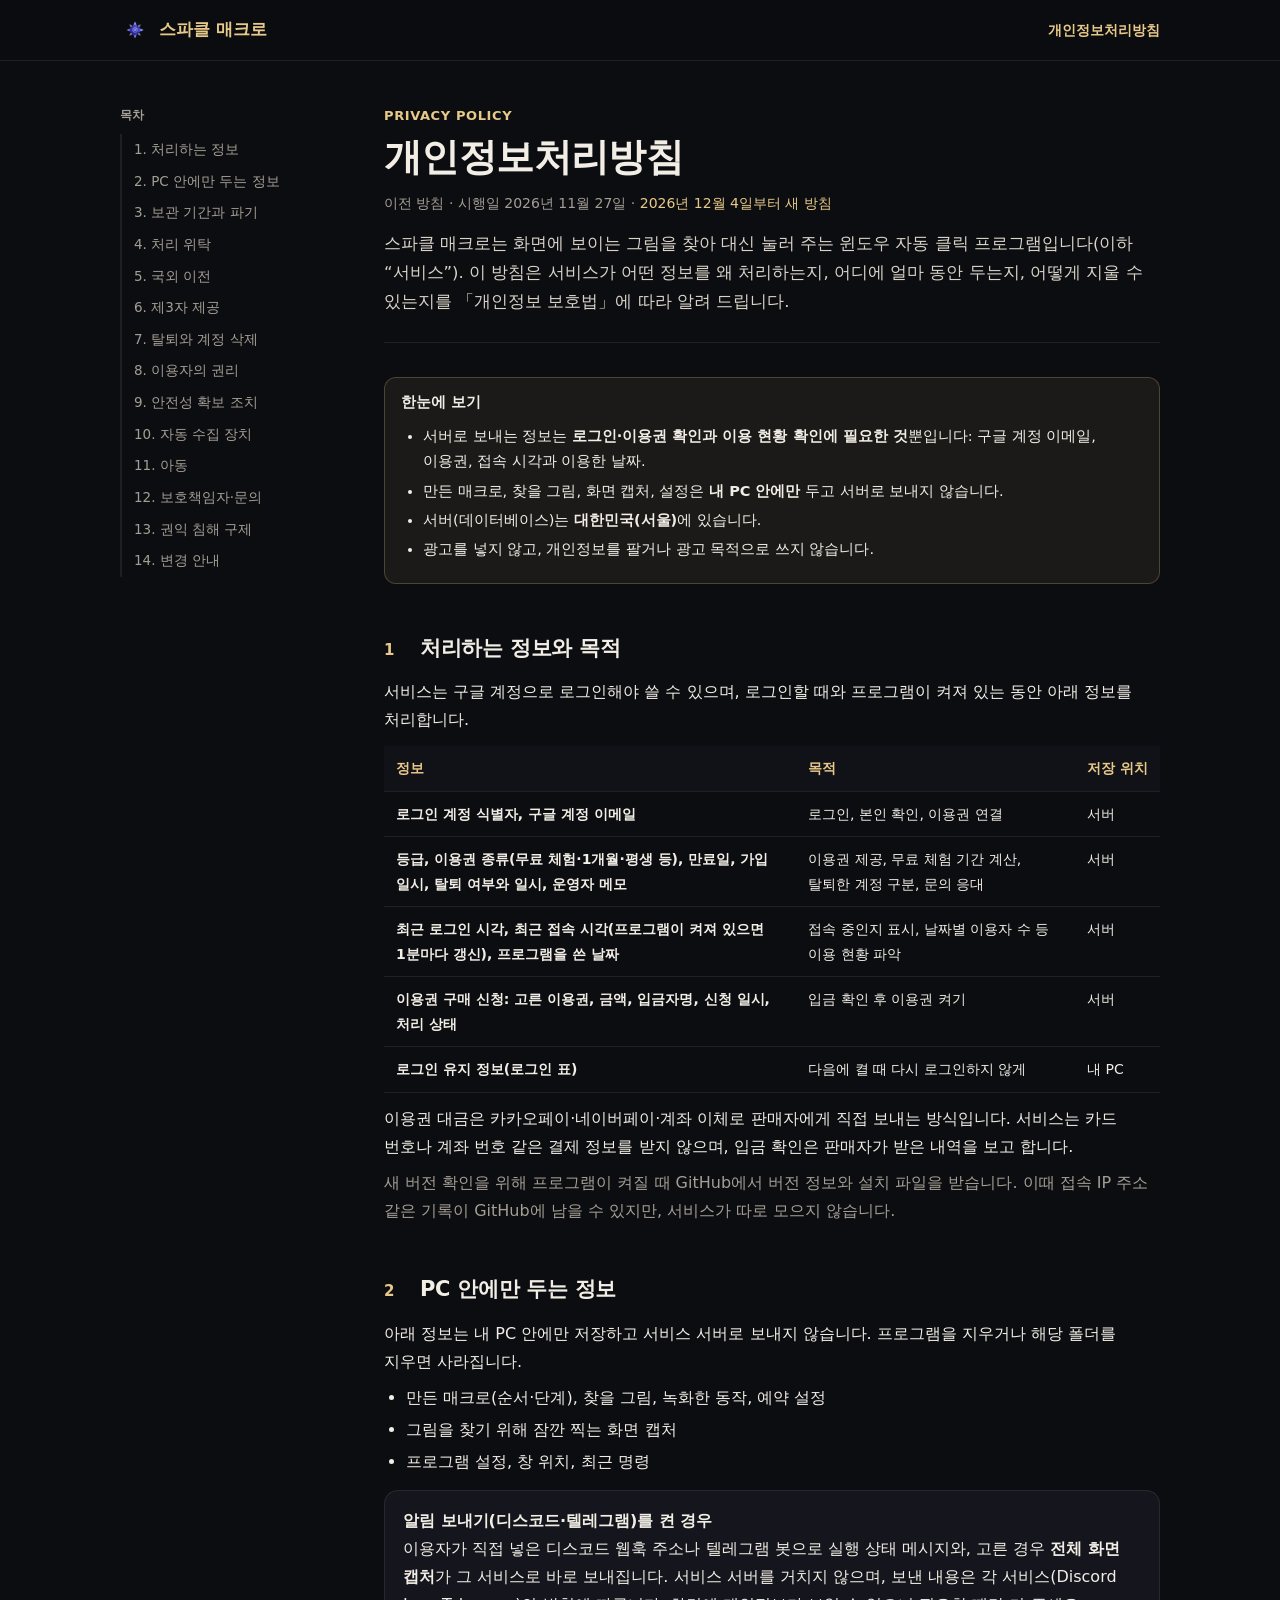
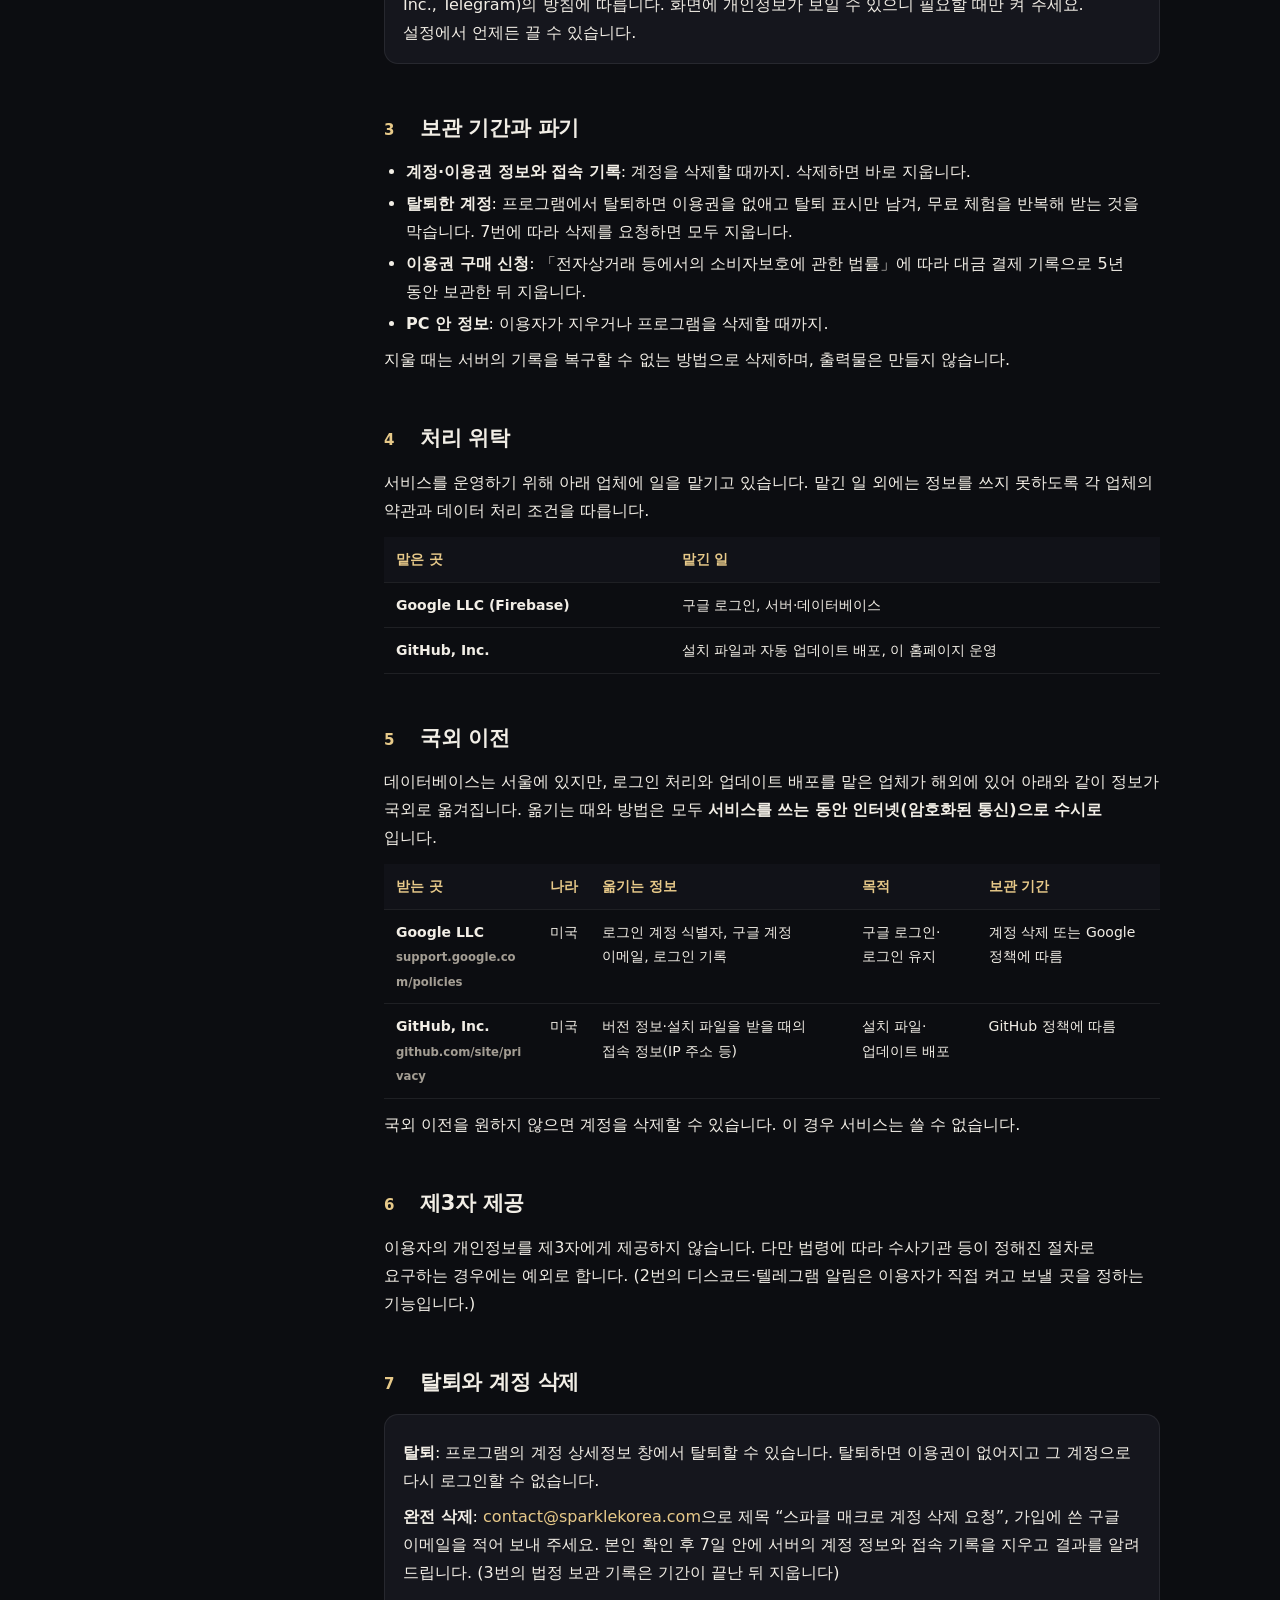
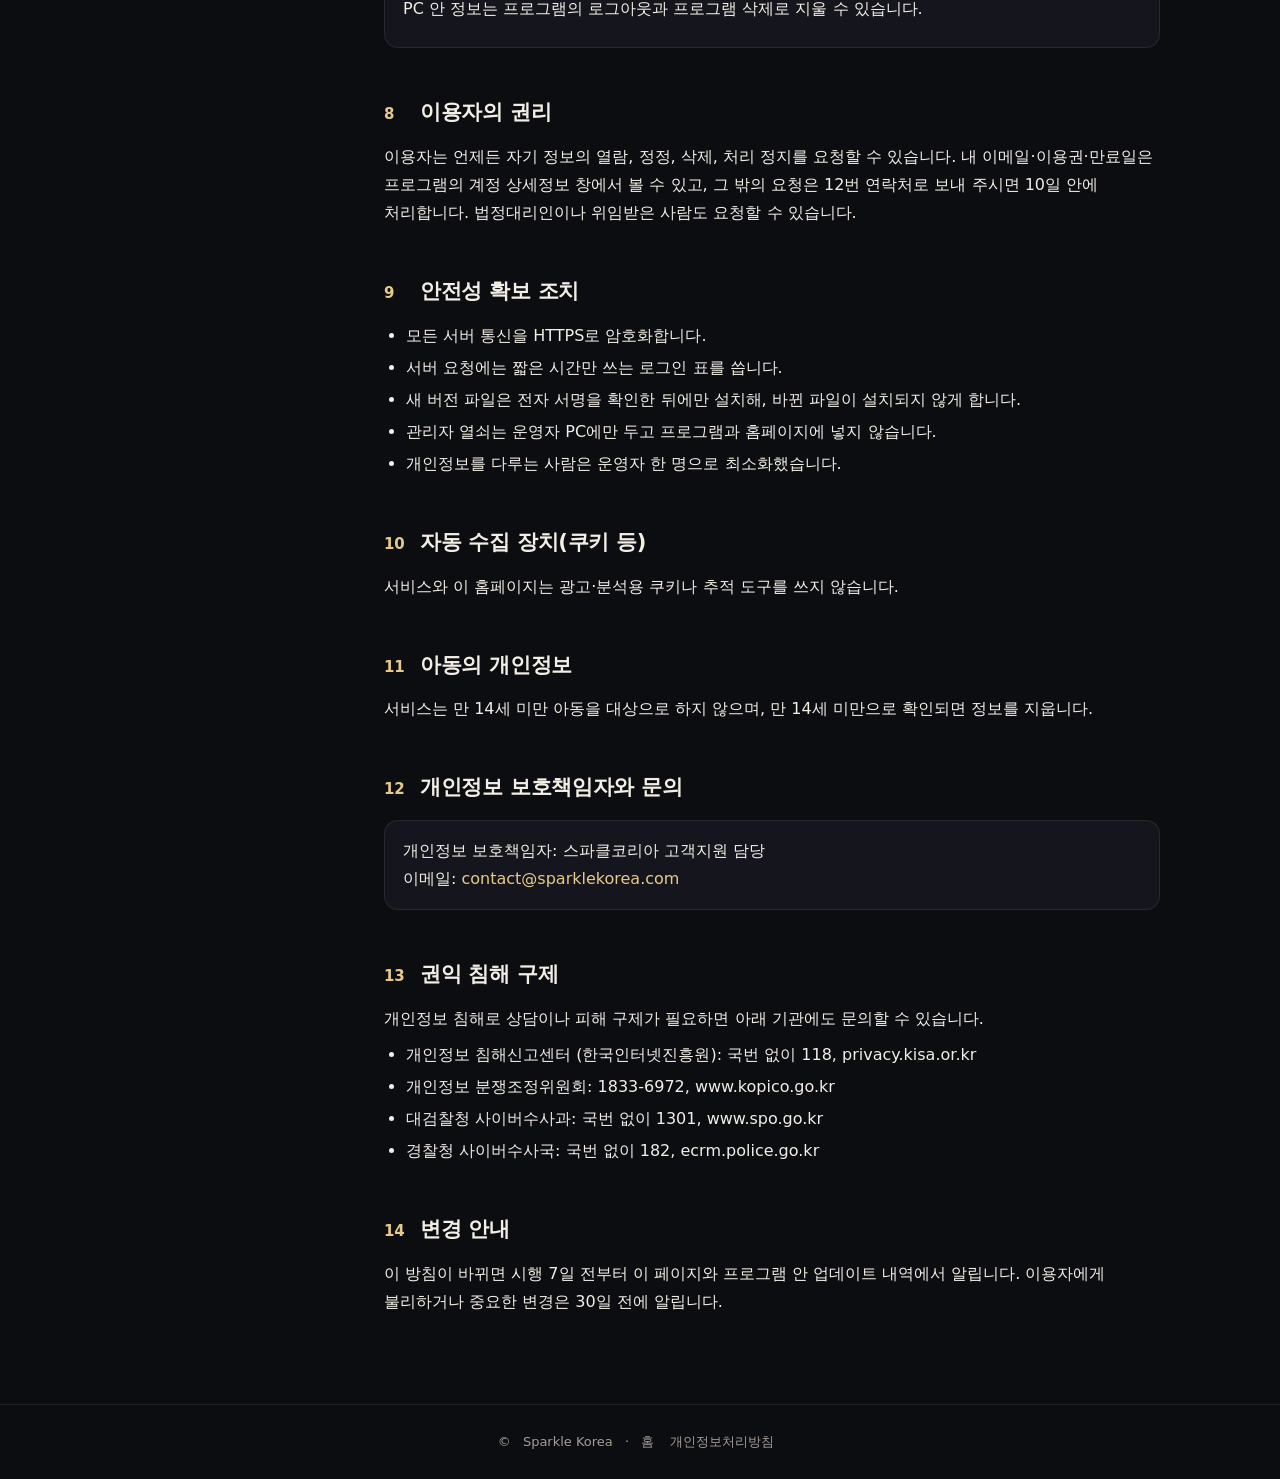
<file: privacy-2026-11-27.html>
<!doctype html>
<html lang="ko">
<head>
<meta charset="utf-8">
<meta name="viewport" content="width=device-width,initial-scale=1">
<meta name="color-scheme" content="dark">
<meta name="darkreader-lock">
<title>개인정보처리방침(2026-11-27) · 스파클 매크로</title>
<meta name="description" content="스파클 매크로(윈도우 자동 클릭 프로그램)가 어떤 정보를 왜 처리하고, 어디에 얼마나 보관하며, 어떻게 지울 수 있는지 안내합니다.">
<meta name="theme-color" content="#0c0d11">
<link rel="icon" href="icon.png">
<link rel="stylesheet" href="doc.css">
</head>
<body>
<nav><div class="in">
  <a class="logo" href="./"><img src="icon.png" alt="">스파클 매크로</a>
  <div class="links">
    <a href="privacy.html" class="on">개인정보처리방침</a>
  </div>
</div></nav>

<div class="page">
  <aside class="toc">
    <b>목차</b>
    <a href="#p1">1. 처리하는 정보</a>
    <a href="#p2">2. PC 안에만 두는 정보</a>
    <a href="#p3">3. 보관 기간과 파기</a>
    <a href="#p4">4. 처리 위탁</a>
    <a href="#p5">5. 국외 이전</a>
    <a href="#p6">6. 제3자 제공</a>
    <a href="#p7">7. 탈퇴와 계정 삭제</a>
    <a href="#p8">8. 이용자의 권리</a>
    <a href="#p9">9. 안전성 확보 조치</a>
    <a href="#p10">10. 자동 수집 장치</a>
    <a href="#p11">11. 아동</a>
    <a href="#p12">12. 보호책임자·문의</a>
    <a href="#p13">13. 권익 침해 구제</a>
    <a href="#p14">14. 변경 안내</a>
  </aside>

  <main>
    <div class="head">
      <div class="kicker">PRIVACY POLICY</div>
      <h1>개인정보처리방침</h1>
      <div class="meta">이전 방침 · 시행일 2026년 11월 27일 · <a href="privacy.html">2026년 12월 4일부터 새 방침</a></div>
      <p class="lead">스파클 매크로는 화면에 보이는 그림을 찾아 대신 눌러 주는 윈도우 자동 클릭 프로그램입니다(이하 “서비스”). 이 방침은 서비스가 어떤 정보를 왜 처리하는지, 어디에 얼마 동안 두는지, 어떻게 지울 수 있는지를 「개인정보 보호법」에 따라 알려 드립니다.</p>
    </div>

    <div class="note">
      <b>한눈에 보기</b>
      <ul>
        <li>서버로 보내는 정보는 <b>로그인·이용권 확인과 이용 현황 확인에 필요한 것</b>뿐입니다: 구글 계정 이메일, 이용권, 접속 시각과 이용한 날짜.</li>
        <li>만든 매크로, 찾을 그림, 화면 캡처, 설정은 <b>내 PC 안에만</b> 두고 서버로 보내지 않습니다.</li>
        <li>서버(데이터베이스)는 <b>대한민국(서울)</b>에 있습니다.</li>
        <li>광고를 넣지 않고, 개인정보를 팔거나 광고 목적으로 쓰지 않습니다.</li>
      </ul>
    </div>

    <h2 id="p1"><span class="n">1</span>처리하는 정보와 목적</h2>
    <p>서비스는 구글 계정으로 로그인해야 쓸 수 있으며, 로그인할 때와 프로그램이 켜져 있는 동안 아래 정보를 처리합니다.</p>
    <div class="tbl"><table>
      <tr><th>정보</th><th>목적</th><th>저장 위치</th></tr>
      <tr><td>로그인 계정 식별자, 구글 계정 이메일</td><td>로그인, 본인 확인, 이용권 연결</td><td>서버</td></tr>
      <tr><td>등급, 이용권 종류(무료 체험·1개월·평생 등), 만료일, 가입 일시, 탈퇴 여부와 일시, 운영자 메모</td><td>이용권 제공, 무료 체험 기간 계산, 탈퇴한 계정 구분, 문의 응대</td><td>서버</td></tr>
      <tr><td>최근 로그인 시각, 최근 접속 시각(프로그램이 켜져 있으면 1분마다 갱신), 프로그램을 쓴 날짜</td><td>접속 중인지 표시, 날짜별 이용자 수 등 이용 현황 파악</td><td>서버</td></tr>
      <tr><td>이용권 구매 신청: 고른 이용권, 금액, 입금자명, 신청 일시, 처리 상태</td><td>입금 확인 후 이용권 켜기</td><td>서버</td></tr>
      <tr><td>로그인 유지 정보(로그인 표)</td><td>다음에 켤 때 다시 로그인하지 않게</td><td>내 PC</td></tr>
    </table></div>
    <p>이용권 대금은 카카오페이·네이버페이·계좌 이체로 판매자에게 직접 보내는 방식입니다. 서비스는 카드 번호나 계좌 번호 같은 결제 정보를 받지 않으며, 입금 확인은 판매자가 받은 내역을 보고 합니다.</p>
    <p class="muted">새 버전 확인을 위해 프로그램이 켜질 때 GitHub에서 버전 정보와 설치 파일을 받습니다. 이때 접속 IP 주소 같은 기록이 GitHub에 남을 수 있지만, 서비스가 따로 모으지 않습니다.</p>

    <h2 id="p2"><span class="n">2</span>PC 안에만 두는 정보</h2>
    <p>아래 정보는 내 PC 안에만 저장하고 서비스 서버로 보내지 않습니다. 프로그램을 지우거나 해당 폴더를 지우면 사라집니다.</p>
    <ul>
      <li>만든 매크로(순서·단계), 찾을 그림, 녹화한 동작, 예약 설정</li>
      <li>그림을 찾기 위해 잠깐 찍는 화면 캡처</li>
      <li>프로그램 설정, 창 위치, 최근 명령</li>
    </ul>
    <div class="card">
      <b>알림 보내기(디스코드·텔레그램)를 켠 경우</b><br>
      이용자가 직접 넣은 디스코드 웹훅 주소나 텔레그램 봇으로 실행 상태 메시지와, 고른 경우 <b>전체 화면 캡처</b>가 그 서비스로 바로 보내집니다. 서비스 서버를 거치지 않으며, 보낸 내용은 각 서비스(Discord Inc., Telegram)의 방침에 따릅니다. 화면에 개인정보가 보일 수 있으니 필요할 때만 켜 주세요. 설정에서 언제든 끌 수 있습니다.
    </div>

    <h2 id="p3"><span class="n">3</span>보관 기간과 파기</h2>
    <ul>
      <li><b>계정·이용권 정보와 접속 기록</b>: 계정을 삭제할 때까지. 삭제하면 바로 지웁니다.</li>
      <li><b>탈퇴한 계정</b>: 프로그램에서 탈퇴하면 이용권을 없애고 탈퇴 표시만 남겨, 무료 체험을 반복해 받는 것을 막습니다. 7번에 따라 삭제를 요청하면 모두 지웁니다.</li>
      <li><b>이용권 구매 신청</b>: 「전자상거래 등에서의 소비자보호에 관한 법률」에 따라 대금 결제 기록으로 5년 동안 보관한 뒤 지웁니다.</li>
      <li><b>PC 안 정보</b>: 이용자가 지우거나 프로그램을 삭제할 때까지.</li>
    </ul>
    <p>지울 때는 서버의 기록을 복구할 수 없는 방법으로 삭제하며, 출력물은 만들지 않습니다.</p>

    <h2 id="p4"><span class="n">4</span>처리 위탁</h2>
    <p>서비스를 운영하기 위해 아래 업체에 일을 맡기고 있습니다. 맡긴 일 외에는 정보를 쓰지 못하도록 각 업체의 약관과 데이터 처리 조건을 따릅니다.</p>
    <div class="tbl"><table>
      <tr><th>맡은 곳</th><th>맡긴 일</th></tr>
      <tr><td>Google LLC (Firebase)</td><td>구글 로그인, 서버·데이터베이스</td></tr>
      <tr><td>GitHub, Inc.</td><td>설치 파일과 자동 업데이트 배포, 이 홈페이지 운영</td></tr>
    </table></div>

    <h2 id="p5"><span class="n">5</span>국외 이전</h2>
    <p>데이터베이스는 서울에 있지만, 로그인 처리와 업데이트 배포를 맡은 업체가 해외에 있어 아래와 같이 정보가 국외로 옮겨집니다. 옮기는 때와 방법은 모두 <b>서비스를 쓰는 동안 인터넷(암호화된 통신)으로 수시로</b> 입니다.</p>
    <div class="tbl"><table>
      <tr><th>받는 곳</th><th>나라</th><th>옮기는 정보</th><th>목적</th><th>보관 기간</th></tr>
      <tr><td>Google LLC<br><small>support.google.com/policies</small></td><td>미국</td><td>로그인 계정 식별자, 구글 계정 이메일, 로그인 기록</td><td>구글 로그인·로그인 유지</td><td>계정 삭제 또는 Google 정책에 따름</td></tr>
      <tr><td>GitHub, Inc.<br><small>github.com/site/privacy</small></td><td>미국</td><td>버전 정보·설치 파일을 받을 때의 접속 정보(IP 주소 등)</td><td>설치 파일·업데이트 배포</td><td>GitHub 정책에 따름</td></tr>
    </table></div>
    <p>국외 이전을 원하지 않으면 계정을 삭제할 수 있습니다. 이 경우 서비스는 쓸 수 없습니다.</p>

    <h2 id="p6"><span class="n">6</span>제3자 제공</h2>
    <p>이용자의 개인정보를 제3자에게 제공하지 않습니다. 다만 법령에 따라 수사기관 등이 정해진 절차로 요구하는 경우에는 예외로 합니다. (2번의 디스코드·텔레그램 알림은 이용자가 직접 켜고 보낼 곳을 정하는 기능입니다.)</p>

    <h2 id="p7"><span class="n">7</span>탈퇴와 계정 삭제</h2>
    <div class="card">
      <p><b>탈퇴</b>: 프로그램의 계정 상세정보 창에서 탈퇴할 수 있습니다. 탈퇴하면 이용권이 없어지고 그 계정으로 다시 로그인할 수 없습니다.</p>
      <p><b>완전 삭제</b>: <a href="mailto:contact@sparklekorea.com?subject=%EC%8A%A4%ED%8C%8C%ED%81%B4%20%EB%A7%A4%ED%81%AC%EB%A1%9C%20%EA%B3%84%EC%A0%95%20%EC%82%AD%EC%A0%9C%20%EC%9A%94%EC%B2%AD">contact@sparklekorea.com</a>으로 제목 “스파클 매크로 계정 삭제 요청”, 가입에 쓴 구글 이메일을 적어 보내 주세요. 본인 확인 후 7일 안에 서버의 계정 정보와 접속 기록을 지우고 결과를 알려 드립니다. (3번의 법정 보관 기록은 기간이 끝난 뒤 지웁니다)</p>
      <p>PC 안 정보는 프로그램의 로그아웃과 프로그램 삭제로 지울 수 있습니다.</p>
    </div>

    <h2 id="p8"><span class="n">8</span>이용자의 권리</h2>
    <p>이용자는 언제든 자기 정보의 열람, 정정, 삭제, 처리 정지를 요청할 수 있습니다. 내 이메일·이용권·만료일은 프로그램의 계정 상세정보 창에서 볼 수 있고, 그 밖의 요청은 12번 연락처로 보내 주시면 10일 안에 처리합니다. 법정대리인이나 위임받은 사람도 요청할 수 있습니다.</p>

    <h2 id="p9"><span class="n">9</span>안전성 확보 조치</h2>
    <ul>
      <li>모든 서버 통신을 HTTPS로 암호화합니다.</li>
      <li>서버 요청에는 짧은 시간만 쓰는 로그인 표를 씁니다.</li>
      <li>새 버전 파일은 전자 서명을 확인한 뒤에만 설치해, 바뀐 파일이 설치되지 않게 합니다.</li>
      <li>관리자 열쇠는 운영자 PC에만 두고 프로그램과 홈페이지에 넣지 않습니다.</li>
      <li>개인정보를 다루는 사람은 운영자 한 명으로 최소화했습니다.</li>
    </ul>

    <h2 id="p10"><span class="n">10</span>자동 수집 장치(쿠키 등)</h2>
    <p>서비스와 이 홈페이지는 광고·분석용 쿠키나 추적 도구를 쓰지 않습니다.</p>

    <h2 id="p11"><span class="n">11</span>아동의 개인정보</h2>
    <p>서비스는 만 14세 미만 아동을 대상으로 하지 않으며, 만 14세 미만으로 확인되면 정보를 지웁니다.</p>

    <h2 id="p12"><span class="n">12</span>개인정보 보호책임자와 문의</h2>
    <div class="card">
      개인정보 보호책임자: 스파클코리아 고객지원 담당<br>
      이메일: <a href="mailto:contact@sparklekorea.com">contact@sparklekorea.com</a>
    </div>

    <h2 id="p13"><span class="n">13</span>권익 침해 구제</h2>
    <p>개인정보 침해로 상담이나 피해 구제가 필요하면 아래 기관에도 문의할 수 있습니다.</p>
    <ul>
      <li>개인정보 침해신고센터 (한국인터넷진흥원): 국번 없이 118, privacy.kisa.or.kr</li>
      <li>개인정보 분쟁조정위원회: 1833-6972, www.kopico.go.kr</li>
      <li>대검찰청 사이버수사과: 국번 없이 1301, www.spo.go.kr</li>
      <li>경찰청 사이버수사국: 국번 없이 182, ecrm.police.go.kr</li>
    </ul>

    <h2 id="p14"><span class="n">14</span>변경 안내</h2>
    <p>이 방침이 바뀌면 시행 7일 전부터 이 페이지와 프로그램 안 업데이트 내역에서 알립니다. 이용자에게 불리하거나 중요한 변경은 30일 전에 알립니다.</p>
  </main>
</div>

<footer>
  © <a href="https://sparklekorea.com/">Sparkle Korea</a> · <a href="./">홈</a><a href="privacy.html">개인정보처리방침</a>
</footer>
</body>
</html>
</file>
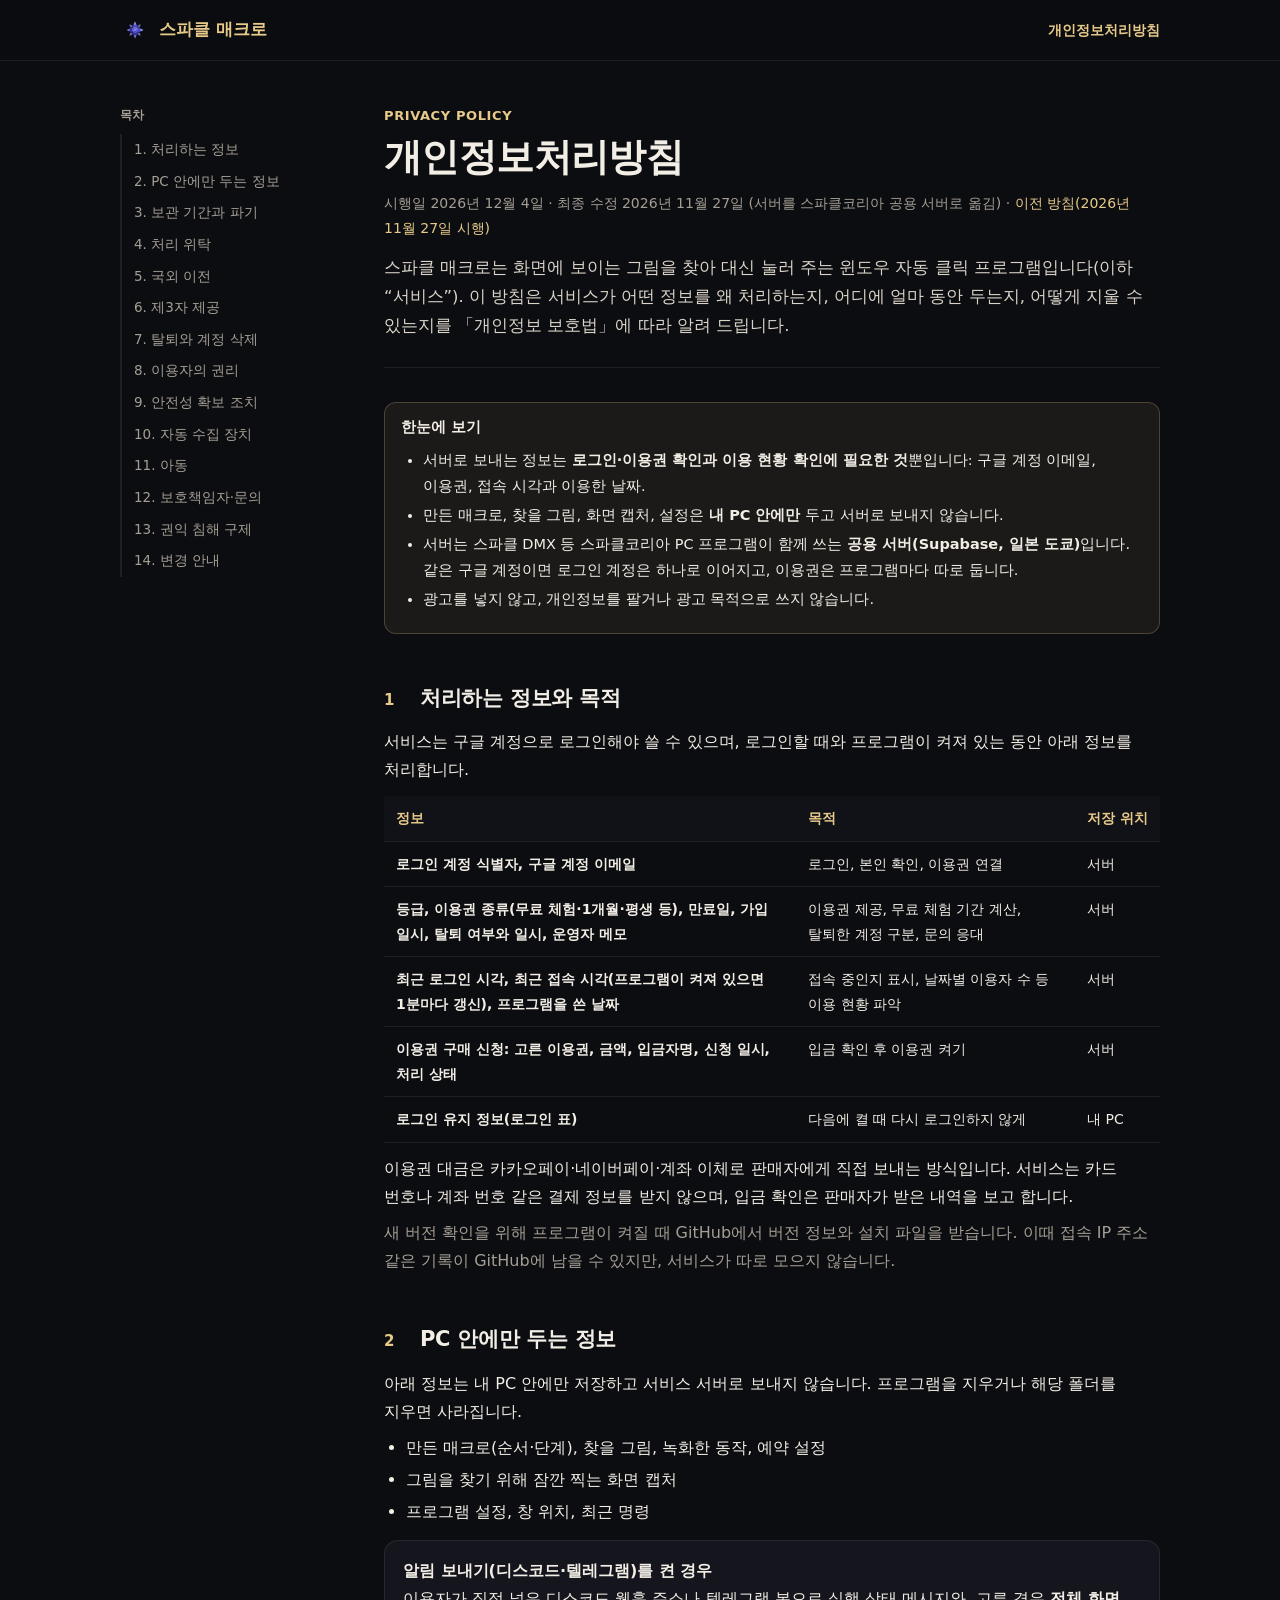
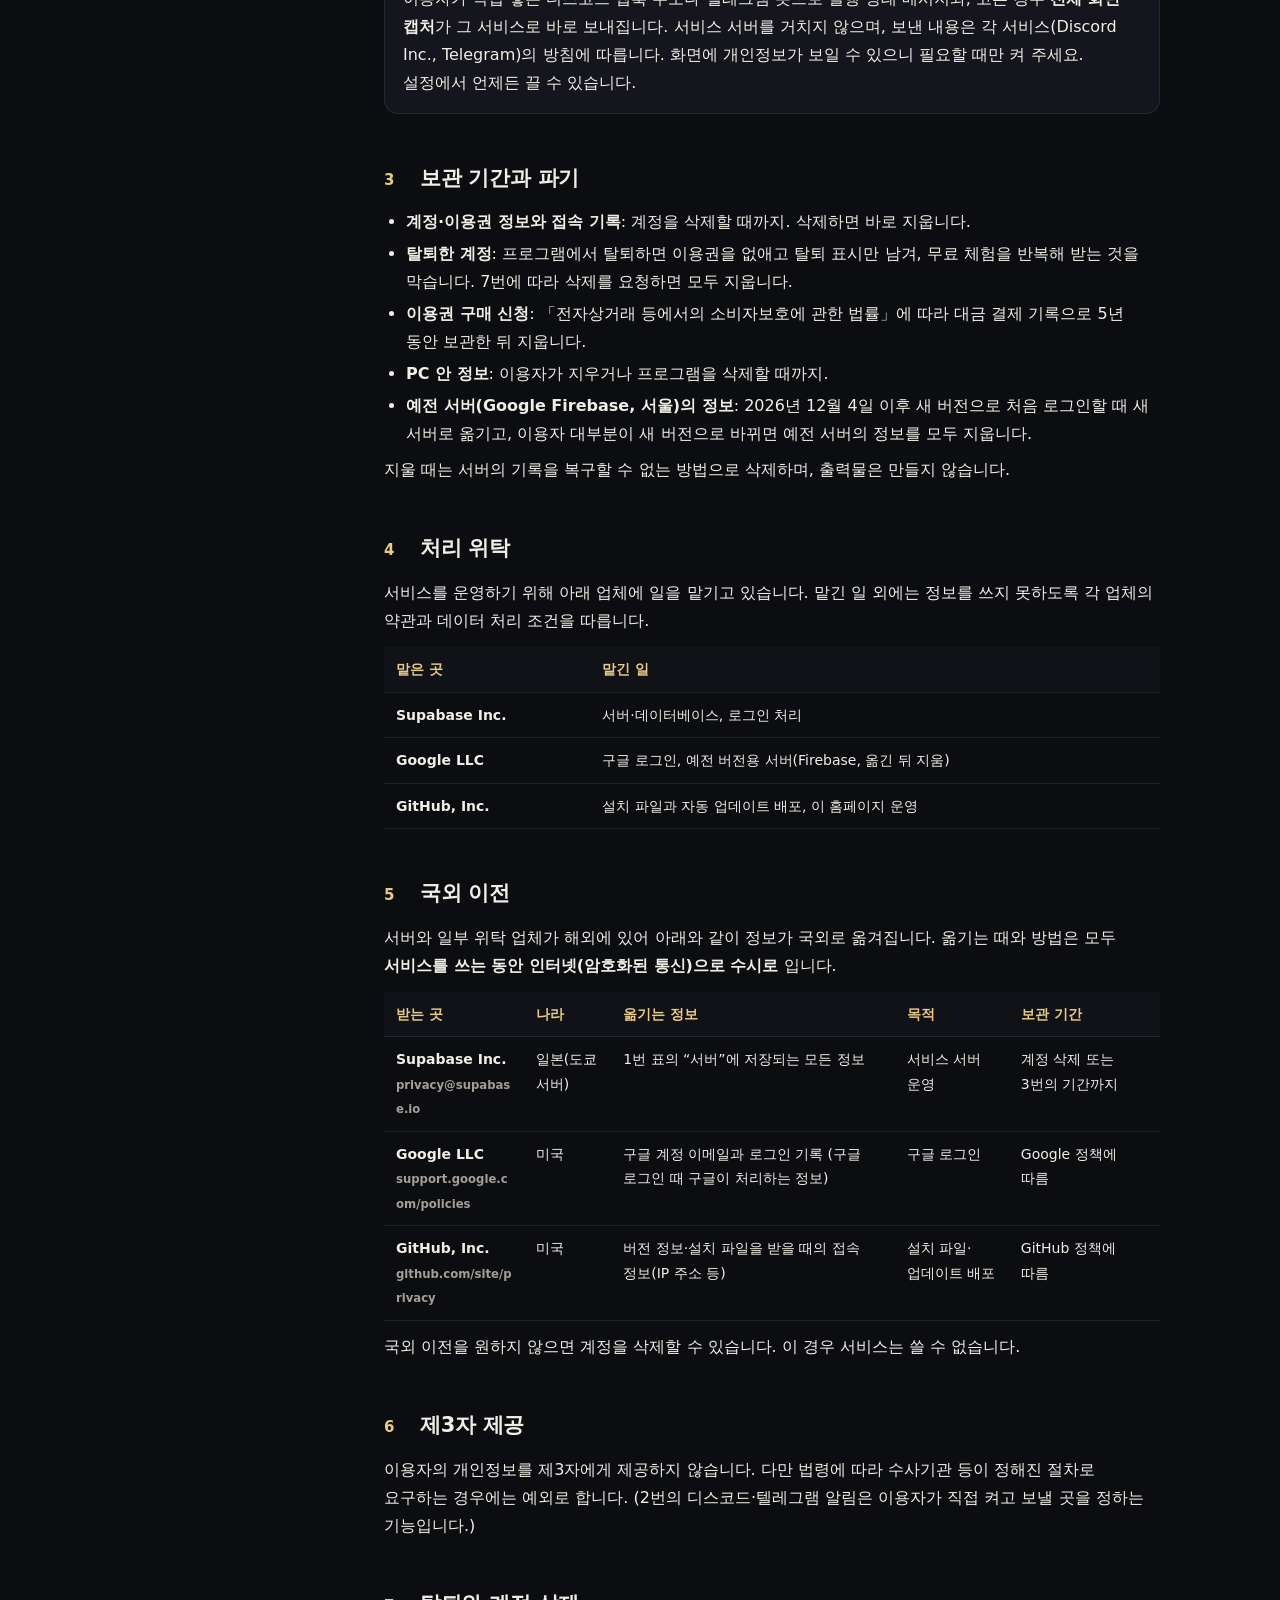
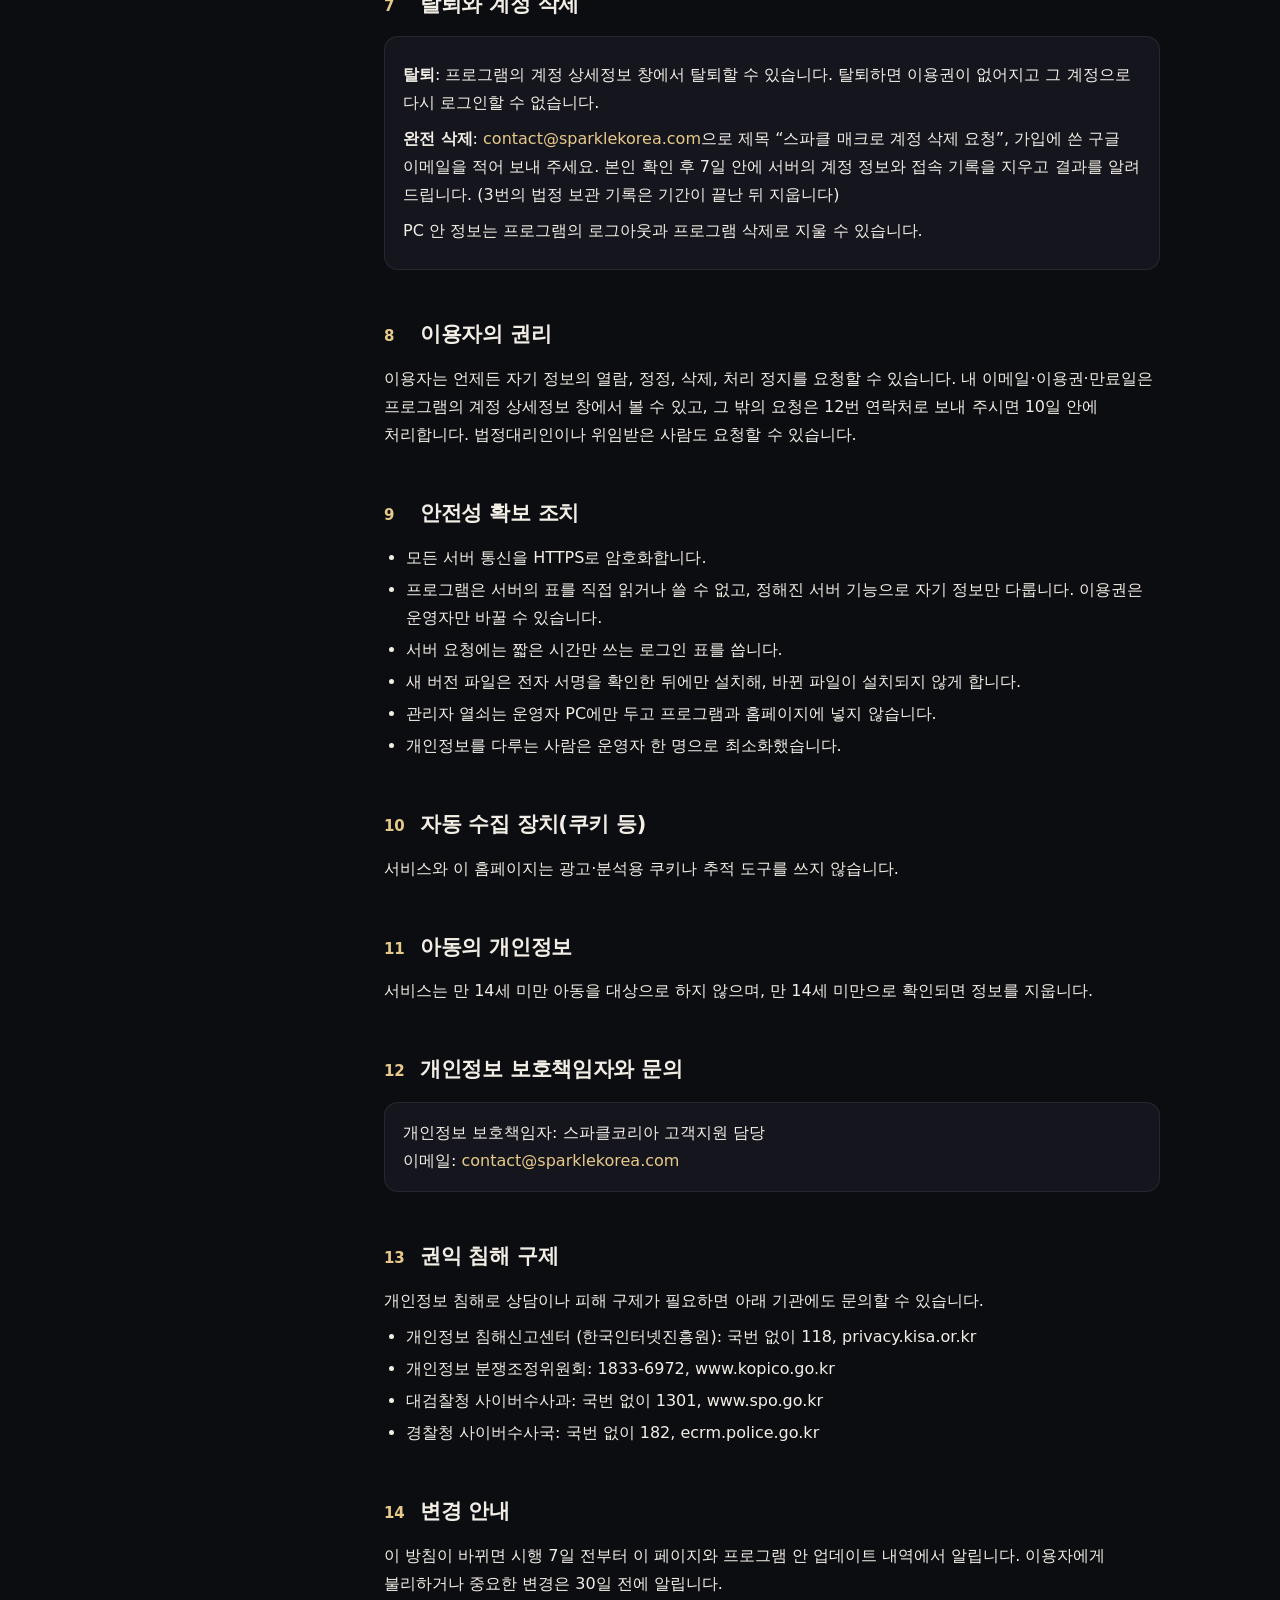
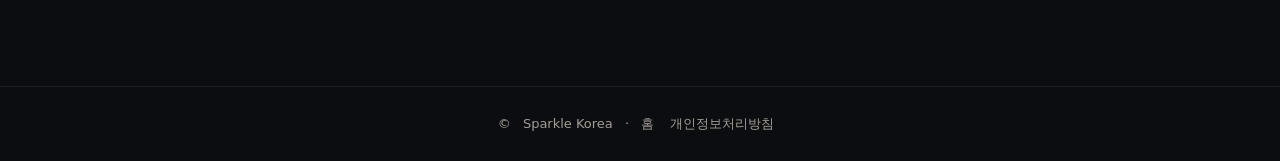
<file: privacy.html>
<!doctype html>
<html lang="ko">
<head>
<meta charset="utf-8">
<meta name="viewport" content="width=device-width,initial-scale=1">
<meta name="color-scheme" content="dark">
<meta name="darkreader-lock">
<title>개인정보처리방침 · 스파클 매크로</title>
<meta name="description" content="스파클 매크로(윈도우 자동 클릭 프로그램)가 어떤 정보를 왜 처리하고, 어디에 얼마나 보관하며, 어떻게 지울 수 있는지 안내합니다.">
<meta name="theme-color" content="#0c0d11">
<link rel="icon" href="icon.png">
<link rel="stylesheet" href="doc.css">
</head>
<body>
<nav><div class="in">
  <a class="logo" href="./"><img src="icon.png" alt="">스파클 매크로</a>
  <div class="links">
    <a href="privacy.html" class="on">개인정보처리방침</a>
  </div>
</div></nav>

<div class="page">
  <aside class="toc">
    <b>목차</b>
    <a href="#p1">1. 처리하는 정보</a>
    <a href="#p2">2. PC 안에만 두는 정보</a>
    <a href="#p3">3. 보관 기간과 파기</a>
    <a href="#p4">4. 처리 위탁</a>
    <a href="#p5">5. 국외 이전</a>
    <a href="#p6">6. 제3자 제공</a>
    <a href="#p7">7. 탈퇴와 계정 삭제</a>
    <a href="#p8">8. 이용자의 권리</a>
    <a href="#p9">9. 안전성 확보 조치</a>
    <a href="#p10">10. 자동 수집 장치</a>
    <a href="#p11">11. 아동</a>
    <a href="#p12">12. 보호책임자·문의</a>
    <a href="#p13">13. 권익 침해 구제</a>
    <a href="#p14">14. 변경 안내</a>
  </aside>

  <main>
    <div class="head">
      <div class="kicker">PRIVACY POLICY</div>
      <h1>개인정보처리방침</h1>
      <div class="meta">시행일 2026년 12월 4일 · 최종 수정 2026년 11월 27일 (서버를 스파클코리아 공용 서버로 옮김) · <a href="privacy-2026-11-27.html">이전 방침(2026년 11월 27일 시행)</a></div>
      <p class="lead">스파클 매크로는 화면에 보이는 그림을 찾아 대신 눌러 주는 윈도우 자동 클릭 프로그램입니다(이하 “서비스”). 이 방침은 서비스가 어떤 정보를 왜 처리하는지, 어디에 얼마 동안 두는지, 어떻게 지울 수 있는지를 「개인정보 보호법」에 따라 알려 드립니다.</p>
    </div>

    <div class="note">
      <b>한눈에 보기</b>
      <ul>
        <li>서버로 보내는 정보는 <b>로그인·이용권 확인과 이용 현황 확인에 필요한 것</b>뿐입니다: 구글 계정 이메일, 이용권, 접속 시각과 이용한 날짜.</li>
        <li>만든 매크로, 찾을 그림, 화면 캡처, 설정은 <b>내 PC 안에만</b> 두고 서버로 보내지 않습니다.</li>
        <li>서버는 스파클 DMX 등 스파클코리아 PC 프로그램이 함께 쓰는 <b>공용 서버(Supabase, 일본 도쿄)</b>입니다. 같은 구글 계정이면 로그인 계정은 하나로 이어지고, 이용권은 프로그램마다 따로 둡니다.</li>
        <li>광고를 넣지 않고, 개인정보를 팔거나 광고 목적으로 쓰지 않습니다.</li>
      </ul>
    </div>

    <h2 id="p1"><span class="n">1</span>처리하는 정보와 목적</h2>
    <p>서비스는 구글 계정으로 로그인해야 쓸 수 있으며, 로그인할 때와 프로그램이 켜져 있는 동안 아래 정보를 처리합니다.</p>
    <div class="tbl"><table>
      <tr><th>정보</th><th>목적</th><th>저장 위치</th></tr>
      <tr><td>로그인 계정 식별자, 구글 계정 이메일</td><td>로그인, 본인 확인, 이용권 연결</td><td>서버</td></tr>
      <tr><td>등급, 이용권 종류(무료 체험·1개월·평생 등), 만료일, 가입 일시, 탈퇴 여부와 일시, 운영자 메모</td><td>이용권 제공, 무료 체험 기간 계산, 탈퇴한 계정 구분, 문의 응대</td><td>서버</td></tr>
      <tr><td>최근 로그인 시각, 최근 접속 시각(프로그램이 켜져 있으면 1분마다 갱신), 프로그램을 쓴 날짜</td><td>접속 중인지 표시, 날짜별 이용자 수 등 이용 현황 파악</td><td>서버</td></tr>
      <tr><td>이용권 구매 신청: 고른 이용권, 금액, 입금자명, 신청 일시, 처리 상태</td><td>입금 확인 후 이용권 켜기</td><td>서버</td></tr>
      <tr><td>로그인 유지 정보(로그인 표)</td><td>다음에 켤 때 다시 로그인하지 않게</td><td>내 PC</td></tr>
    </table></div>
    <p>이용권 대금은 카카오페이·네이버페이·계좌 이체로 판매자에게 직접 보내는 방식입니다. 서비스는 카드 번호나 계좌 번호 같은 결제 정보를 받지 않으며, 입금 확인은 판매자가 받은 내역을 보고 합니다.</p>
    <p class="muted">새 버전 확인을 위해 프로그램이 켜질 때 GitHub에서 버전 정보와 설치 파일을 받습니다. 이때 접속 IP 주소 같은 기록이 GitHub에 남을 수 있지만, 서비스가 따로 모으지 않습니다.</p>

    <h2 id="p2"><span class="n">2</span>PC 안에만 두는 정보</h2>
    <p>아래 정보는 내 PC 안에만 저장하고 서비스 서버로 보내지 않습니다. 프로그램을 지우거나 해당 폴더를 지우면 사라집니다.</p>
    <ul>
      <li>만든 매크로(순서·단계), 찾을 그림, 녹화한 동작, 예약 설정</li>
      <li>그림을 찾기 위해 잠깐 찍는 화면 캡처</li>
      <li>프로그램 설정, 창 위치, 최근 명령</li>
    </ul>
    <div class="card">
      <b>알림 보내기(디스코드·텔레그램)를 켠 경우</b><br>
      이용자가 직접 넣은 디스코드 웹훅 주소나 텔레그램 봇으로 실행 상태 메시지와, 고른 경우 <b>전체 화면 캡처</b>가 그 서비스로 바로 보내집니다. 서비스 서버를 거치지 않으며, 보낸 내용은 각 서비스(Discord Inc., Telegram)의 방침에 따릅니다. 화면에 개인정보가 보일 수 있으니 필요할 때만 켜 주세요. 설정에서 언제든 끌 수 있습니다.
    </div>

    <h2 id="p3"><span class="n">3</span>보관 기간과 파기</h2>
    <ul>
      <li><b>계정·이용권 정보와 접속 기록</b>: 계정을 삭제할 때까지. 삭제하면 바로 지웁니다.</li>
      <li><b>탈퇴한 계정</b>: 프로그램에서 탈퇴하면 이용권을 없애고 탈퇴 표시만 남겨, 무료 체험을 반복해 받는 것을 막습니다. 7번에 따라 삭제를 요청하면 모두 지웁니다.</li>
      <li><b>이용권 구매 신청</b>: 「전자상거래 등에서의 소비자보호에 관한 법률」에 따라 대금 결제 기록으로 5년 동안 보관한 뒤 지웁니다.</li>
      <li><b>PC 안 정보</b>: 이용자가 지우거나 프로그램을 삭제할 때까지.</li>
      <li><b>예전 서버(Google Firebase, 서울)의 정보</b>: 2026년 12월 4일 이후 새 버전으로 처음 로그인할 때 새 서버로 옮기고, 이용자 대부분이 새 버전으로 바뀌면 예전 서버의 정보를 모두 지웁니다.</li>
    </ul>
    <p>지울 때는 서버의 기록을 복구할 수 없는 방법으로 삭제하며, 출력물은 만들지 않습니다.</p>

    <h2 id="p4"><span class="n">4</span>처리 위탁</h2>
    <p>서비스를 운영하기 위해 아래 업체에 일을 맡기고 있습니다. 맡긴 일 외에는 정보를 쓰지 못하도록 각 업체의 약관과 데이터 처리 조건을 따릅니다.</p>
    <div class="tbl"><table>
      <tr><th>맡은 곳</th><th>맡긴 일</th></tr>
      <tr><td>Supabase Inc.</td><td>서버·데이터베이스, 로그인 처리</td></tr>
      <tr><td>Google LLC</td><td>구글 로그인, 예전 버전용 서버(Firebase, 옮긴 뒤 지움)</td></tr>
      <tr><td>GitHub, Inc.</td><td>설치 파일과 자동 업데이트 배포, 이 홈페이지 운영</td></tr>
    </table></div>

    <h2 id="p5"><span class="n">5</span>국외 이전</h2>
    <p>서버와 일부 위탁 업체가 해외에 있어 아래와 같이 정보가 국외로 옮겨집니다. 옮기는 때와 방법은 모두 <b>서비스를 쓰는 동안 인터넷(암호화된 통신)으로 수시로</b> 입니다.</p>
    <div class="tbl"><table>
      <tr><th>받는 곳</th><th>나라</th><th>옮기는 정보</th><th>목적</th><th>보관 기간</th></tr>
      <tr><td>Supabase Inc.<br><small>privacy@supabase.io</small></td><td>일본(도쿄 서버)</td><td>1번 표의 “서버”에 저장되는 모든 정보</td><td>서비스 서버 운영</td><td>계정 삭제 또는 3번의 기간까지</td></tr>
      <tr><td>Google LLC<br><small>support.google.com/policies</small></td><td>미국</td><td>구글 계정 이메일과 로그인 기록 (구글 로그인 때 구글이 처리하는 정보)</td><td>구글 로그인</td><td>Google 정책에 따름</td></tr>
      <tr><td>GitHub, Inc.<br><small>github.com/site/privacy</small></td><td>미국</td><td>버전 정보·설치 파일을 받을 때의 접속 정보(IP 주소 등)</td><td>설치 파일·업데이트 배포</td><td>GitHub 정책에 따름</td></tr>
    </table></div>
    <p>국외 이전을 원하지 않으면 계정을 삭제할 수 있습니다. 이 경우 서비스는 쓸 수 없습니다.</p>

    <h2 id="p6"><span class="n">6</span>제3자 제공</h2>
    <p>이용자의 개인정보를 제3자에게 제공하지 않습니다. 다만 법령에 따라 수사기관 등이 정해진 절차로 요구하는 경우에는 예외로 합니다. (2번의 디스코드·텔레그램 알림은 이용자가 직접 켜고 보낼 곳을 정하는 기능입니다.)</p>

    <h2 id="p7"><span class="n">7</span>탈퇴와 계정 삭제</h2>
    <div class="card">
      <p><b>탈퇴</b>: 프로그램의 계정 상세정보 창에서 탈퇴할 수 있습니다. 탈퇴하면 이용권이 없어지고 그 계정으로 다시 로그인할 수 없습니다.</p>
      <p><b>완전 삭제</b>: <a href="mailto:contact@sparklekorea.com?subject=%EC%8A%A4%ED%8C%8C%ED%81%B4%20%EB%A7%A4%ED%81%AC%EB%A1%9C%20%EA%B3%84%EC%A0%95%20%EC%82%AD%EC%A0%9C%20%EC%9A%94%EC%B2%AD">contact@sparklekorea.com</a>으로 제목 “스파클 매크로 계정 삭제 요청”, 가입에 쓴 구글 이메일을 적어 보내 주세요. 본인 확인 후 7일 안에 서버의 계정 정보와 접속 기록을 지우고 결과를 알려 드립니다. (3번의 법정 보관 기록은 기간이 끝난 뒤 지웁니다)</p>
      <p>PC 안 정보는 프로그램의 로그아웃과 프로그램 삭제로 지울 수 있습니다.</p>
    </div>

    <h2 id="p8"><span class="n">8</span>이용자의 권리</h2>
    <p>이용자는 언제든 자기 정보의 열람, 정정, 삭제, 처리 정지를 요청할 수 있습니다. 내 이메일·이용권·만료일은 프로그램의 계정 상세정보 창에서 볼 수 있고, 그 밖의 요청은 12번 연락처로 보내 주시면 10일 안에 처리합니다. 법정대리인이나 위임받은 사람도 요청할 수 있습니다.</p>

    <h2 id="p9"><span class="n">9</span>안전성 확보 조치</h2>
    <ul>
      <li>모든 서버 통신을 HTTPS로 암호화합니다.</li>
      <li>프로그램은 서버의 표를 직접 읽거나 쓸 수 없고, 정해진 서버 기능으로 자기 정보만 다룹니다. 이용권은 운영자만 바꿀 수 있습니다.</li>
      <li>서버 요청에는 짧은 시간만 쓰는 로그인 표를 씁니다.</li>
      <li>새 버전 파일은 전자 서명을 확인한 뒤에만 설치해, 바뀐 파일이 설치되지 않게 합니다.</li>
      <li>관리자 열쇠는 운영자 PC에만 두고 프로그램과 홈페이지에 넣지 않습니다.</li>
      <li>개인정보를 다루는 사람은 운영자 한 명으로 최소화했습니다.</li>
    </ul>

    <h2 id="p10"><span class="n">10</span>자동 수집 장치(쿠키 등)</h2>
    <p>서비스와 이 홈페이지는 광고·분석용 쿠키나 추적 도구를 쓰지 않습니다.</p>

    <h2 id="p11"><span class="n">11</span>아동의 개인정보</h2>
    <p>서비스는 만 14세 미만 아동을 대상으로 하지 않으며, 만 14세 미만으로 확인되면 정보를 지웁니다.</p>

    <h2 id="p12"><span class="n">12</span>개인정보 보호책임자와 문의</h2>
    <div class="card">
      개인정보 보호책임자: 스파클코리아 고객지원 담당<br>
      이메일: <a href="mailto:contact@sparklekorea.com">contact@sparklekorea.com</a>
    </div>

    <h2 id="p13"><span class="n">13</span>권익 침해 구제</h2>
    <p>개인정보 침해로 상담이나 피해 구제가 필요하면 아래 기관에도 문의할 수 있습니다.</p>
    <ul>
      <li>개인정보 침해신고센터 (한국인터넷진흥원): 국번 없이 118, privacy.kisa.or.kr</li>
      <li>개인정보 분쟁조정위원회: 1833-6972, www.kopico.go.kr</li>
      <li>대검찰청 사이버수사과: 국번 없이 1301, www.spo.go.kr</li>
      <li>경찰청 사이버수사국: 국번 없이 182, ecrm.police.go.kr</li>
    </ul>

    <h2 id="p14"><span class="n">14</span>변경 안내</h2>
    <p>이 방침이 바뀌면 시행 7일 전부터 이 페이지와 프로그램 안 업데이트 내역에서 알립니다. 이용자에게 불리하거나 중요한 변경은 30일 전에 알립니다.</p>
  </main>
</div>

<footer>
  © <a href="https://sparklekorea.com/">Sparkle Korea</a> · <a href="./">홈</a><a href="privacy.html">개인정보처리방침</a>
</footer>
</body>
</html>
</file>
<file: doc.css>
/* 스파클달력 문서 페이지 (사용 설명서 · 개인정보처리방침 · 이용약관) 공통 */
:root{
  --bg:#0c0d11;--bg2:#111218;--card:#15161d;--line:rgba(231,201,137,.24);--line2:rgba(255,255,255,.08);
  --gold:#e7c989;--gold2:#f6e2b0;--text:#f2eee6;--muted:#a49e94;--green:#6fd39a;--red:#ff8f84;
  color-scheme:dark;
}
*{box-sizing:border-box}
html{scroll-behavior:smooth}
[id]{scroll-margin-top:80px}
body{margin:0;background:var(--bg);color:var(--text);font-family:"Segoe UI",system-ui,"Malgun Gothic","Apple SD Gothic Neo",sans-serif;line-height:1.75;-webkit-font-smoothing:antialiased;word-break:keep-all;overflow-wrap:anywhere}
a{color:var(--gold);text-decoration:none}
a:hover{text-decoration:underline}
img{max-width:100%;height:auto;display:block}

nav{position:sticky;top:0;z-index:20;background:rgba(12,13,17,.85);backdrop-filter:blur(12px);-webkit-backdrop-filter:blur(12px);border-bottom:1px solid var(--line2)}
nav .in{max-width:1080px;margin:0 auto;padding:0 20px;height:60px;display:flex;align-items:center;gap:20px}
.logo{display:flex;align-items:center;gap:9px;font-weight:800;color:var(--gold);font-size:16.5px}
.logo img{width:30px;height:30px;border-radius:8px}
.logo:hover{text-decoration:none}
nav .links{margin-left:auto;display:flex;gap:18px;font-size:14px}
nav .links a{color:var(--muted);white-space:nowrap}
nav .links a.on{color:var(--gold);font-weight:700}

.page{max-width:1080px;margin:0 auto;padding:44px 20px 80px;display:grid;grid-template-columns:220px minmax(0,1fr);gap:44px}
main{min-width:0}
.toc{position:sticky;top:84px;align-self:start;font-size:13.5px;max-height:calc(100vh - 100px);overflow:auto}
.toc b{display:block;color:var(--muted);font-size:12px;letter-spacing:.4px;margin-bottom:8px}
.toc a{display:block;color:var(--muted);padding:4px 0 4px 12px;border-left:2px solid var(--line2)}
.toc a:hover{color:var(--gold);border-left-color:var(--gold);text-decoration:none}

.head{margin-bottom:34px;padding-bottom:26px;border-bottom:1px solid var(--line2)}
.kicker{color:var(--gold);font-size:13px;font-weight:700;letter-spacing:.6px}
h1{margin:6px 0 10px;font-size:clamp(28px,4vw,38px);line-height:1.25;letter-spacing:-.6px}
.meta{color:var(--muted);font-size:14px}
.lead{font-size:16.5px;color:#d9d3c8;margin:14px 0 0}

h2{font-size:21px;margin:46px 0 12px;letter-spacing:-.3px;display:flex;align-items:baseline;gap:10px}
h2 .n{color:var(--gold);font-size:15px;font-weight:800;min-width:26px}
h3{font-size:16.5px;margin:26px 0 8px;color:var(--gold2)}
p{margin:8px 0}
ul,ol{padding-left:22px;margin:8px 0}
li{margin:4px 0}
.muted{color:var(--muted)}
small{color:var(--muted)}

.card{background:var(--card);border:1px solid var(--line2);border-radius:14px;padding:16px 18px;margin:14px 0}
.note{background:rgba(231,201,137,.07);border:1px solid var(--line);border-radius:12px;padding:12px 16px;margin:14px 0;font-size:14.5px}
.tbl{width:100%;overflow-x:auto;margin:12px 0}
table{width:100%;border-collapse:collapse;font-size:14px;min-width:560px}
th,td{text-align:left;vertical-align:top;padding:10px 12px;border-bottom:1px solid var(--line2)}
th{color:var(--gold);font-weight:700;background:var(--bg2);white-space:nowrap}
td:first-child{font-weight:600}

.steps{counter-reset:s;list-style:none;padding:0}
.steps li{counter-increment:s;position:relative;padding-left:36px;margin:10px 0}
.steps li::before{content:counter(s);position:absolute;left:0;top:2px;width:24px;height:24px;border-radius:50%;background:rgba(231,201,137,.14);color:var(--gold);font-size:13px;font-weight:800;display:flex;align-items:center;justify-content:center}
.shot{display:grid;grid-template-columns:minmax(0,1fr) 240px;gap:24px;align-items:start;margin:14px 0}
.shot img{border-radius:16px;border:1px solid var(--line2)}
.shot.wide{grid-template-columns:1fr}
.tag{display:inline-block;font-size:11.5px;font-weight:800;border:1px solid var(--line);color:var(--gold);border-radius:20px;padding:0 8px;margin-left:6px;vertical-align:2px}
kbd{font-family:inherit;font-size:12.5px;background:var(--bg2);border:1px solid var(--line2);border-bottom-width:2px;border-radius:6px;padding:0 6px}

footer{border-top:1px solid var(--line2);color:var(--muted);font-size:13px;text-align:center;padding:26px 20px}
footer a{color:var(--muted);margin:0 8px}

@media (max-width:860px){
  .page{grid-template-columns:minmax(0,1fr);gap:0;padding-top:28px}
  .toc{position:static;max-height:none;margin-bottom:26px;display:flex;flex-wrap:wrap;gap:6px}
  .toc b{width:100%}
  .toc a{border:1px solid var(--line2);border-radius:16px;padding:2px 10px}
  .shot{grid-template-columns:1fr}
  .shot img{max-width:260px}
  nav .links{gap:12px;font-size:13px}
}
@media (max-width:560px){
  .logo{font-size:0;gap:0}
  nav .links{gap:12px;font-size:12.5px;margin-left:auto;min-width:0}
  nav .in{gap:10px}
}
@media print{nav,.toc,footer{display:none}.page{display:block}body{background:#fff;color:#000}}
</file>
